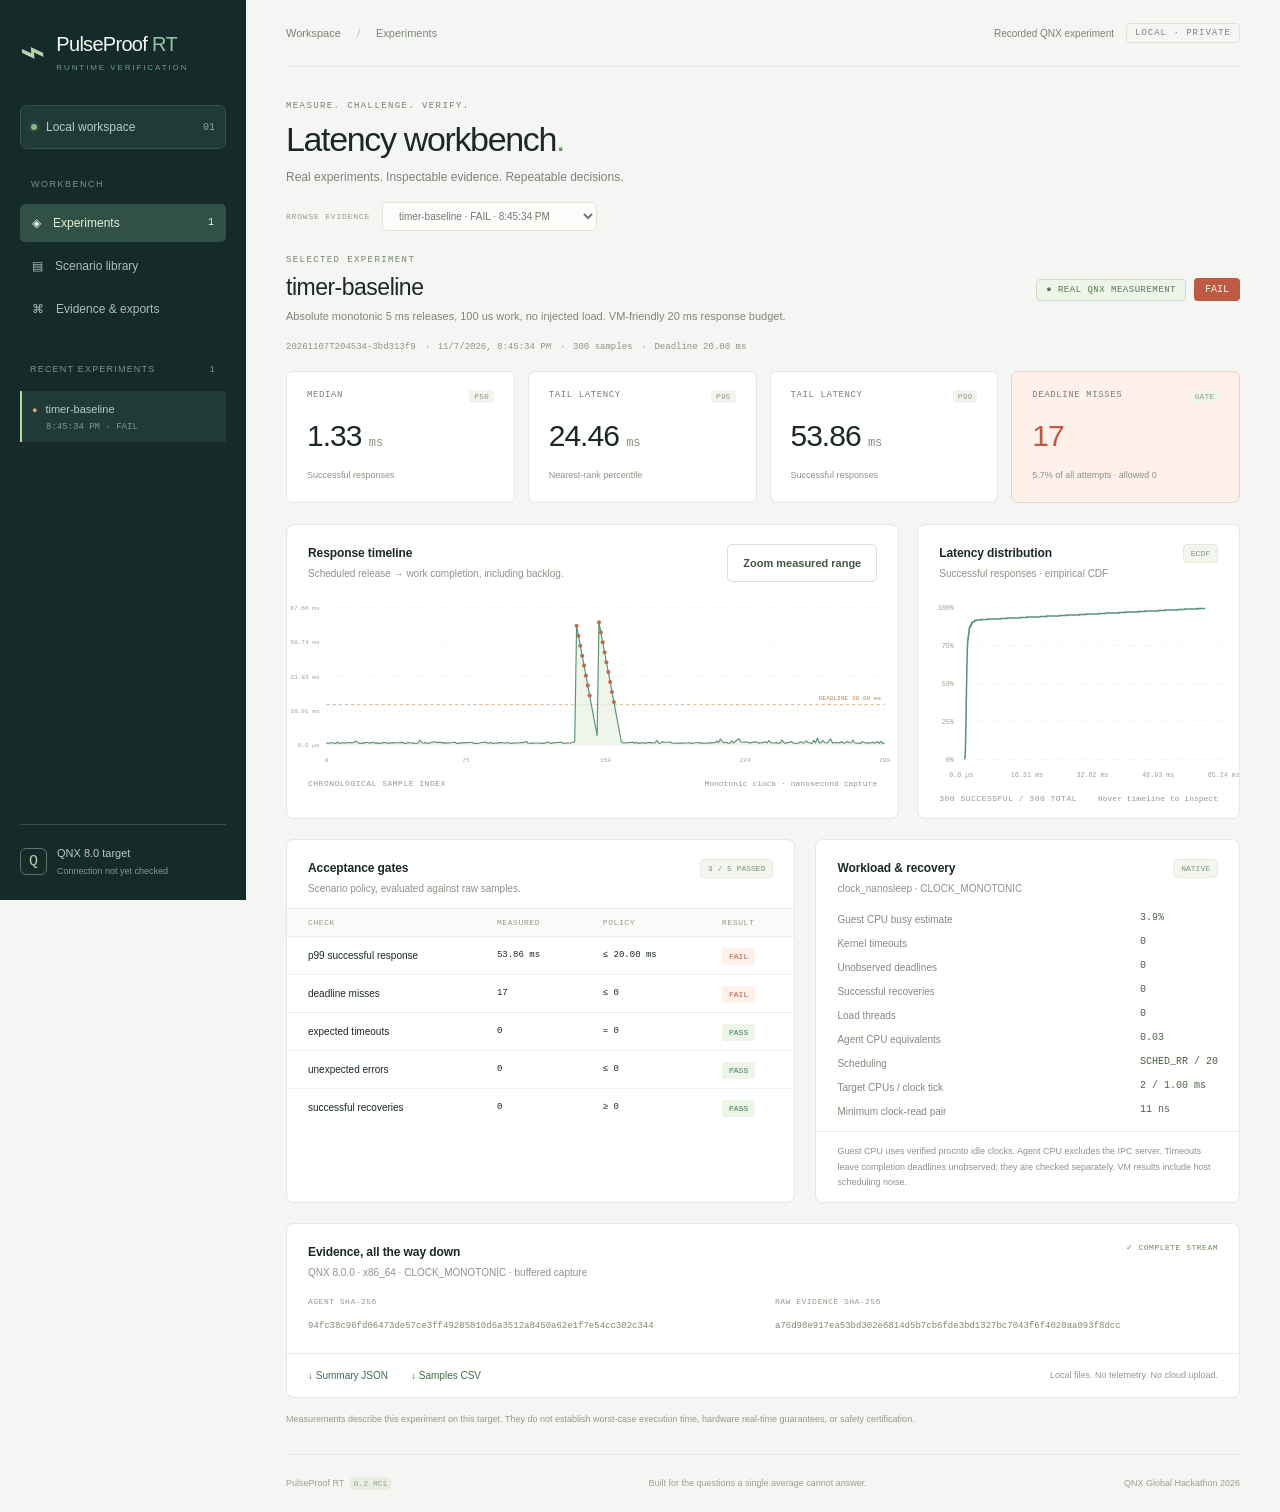
<file: examples/observed/timer-baseline-noise/report.html>
<!doctype html>
<html lang="en">
<head>
<meta charset="utf-8"><meta name="viewport" content="width=device-width, initial-scale=1">
<meta name="description" content="Inspect real QNX timing, native IPC and recovery experiments.">
<title>PulseProof RT · Latency workbench</title>
<style>:root{--bg:#f5f6f3;--paper:#fff;--ink:#1b2826;--muted:#74807b;--line:#e4e8e2;--green:#2a785d;--green-light:#eaf3ec;--red:#be5944;--red-light:#fff0e9;--nav:#142b29;--mono:Consolas,'Courier New',monospace}*{box-sizing:border-box}html{scroll-behavior:smooth}body{margin:0;background:var(--bg);color:var(--ink);font-family:Segoe UI,Arial,sans-serif;font-size:14px;line-height:1.5}button,select,a{font:inherit}button,a,select{outline-offset:4px}button,a{touch-action:manipulation}a{color:inherit;text-decoration:none}[hidden]{display:none!important}.sidebar{position:fixed;width:246px;inset:0 auto 0 0;background:var(--nav);color:#b8cbc4;padding:29px 20px 22px;display:flex;flex-direction:column;z-index:5}.brand{display:flex;gap:11px;align-items:center;color:#f5f8f4;font-size:20px;letter-spacing:-.7px}.brand b{font-weight:400;color:#98c0a9}.brand small{display:block;color:#78998e;font-size:8px;letter-spacing:1.9px;margin-top:3px}.mark{font-size:43px;line-height:1;color:#b8d4ac;transform:rotate(-5deg)}.workspace{display:flex;align-items:center;gap:9px;background:#203b36;border:1px solid #365048;border-radius:7px;padding:12px 10px;margin-top:31px;font-size:12px}.workspace-tag{margin-left:auto;color:#86a596;font:10px var(--mono)}.green-dot{display:inline-block;width:6px;height:6px;border-radius:50%;background:#88b887;box-shadow:0 0 0 3px #88b88715}.nav-caption{font-size:9px;letter-spacing:1.5px;color:#78968c;margin:29px 11px 12px}nav{display:grid;gap:5px}.nav-link{display:flex;gap:12px;align-items:center;padding:10px 12px;border-radius:5px;color:#a7c0b5;font-size:12px}.nav-link span:last-child:not(:first-of-type){margin-left:auto;font:10px var(--mono)}.nav-link.active{background:#315146;color:#e3f1db}.nav-link:hover{background:#29483f}.history-title{display:flex;justify-content:space-between;font-size:9px;letter-spacing:1.2px;margin:35px 10px 15px;color:#78968c}.history{overflow:auto;flex:1;min-height:80px}.history-item{display:block;width:100%;text-align:left;border:0;border-left:2px solid transparent;background:transparent;padding:10px;color:#b8cbc4;cursor:pointer;font-size:11px;margin-bottom:3px}.history-item.selected{background:#203b36;border-left-color:#b2d69b}.history-item:hover{background:#203b36}.history-item small{display:block;font:9px var(--mono);color:#7c9b8f;margin:4px 0 0 14px}.history-dot{font-size:9px;color:#a7d59b;margin-right:8px}.history-dot.fail{color:#e2a18a}.sidebar-foot{display:flex;align-items:center;gap:10px;padding:20px 0 0;border-top:1px solid #345047;font-size:11px;margin-top:15px}.sidebar-foot small{display:block;font-size:9px;color:#7e9b90;margin-top:3px}.sidebar-foot .green-dot{margin-left:auto}.target-symbol{border:1px solid #577467;color:#b7ceae;padding:4px 8px;border-radius:6px;font:15px var(--mono)}main{margin-left:246px;padding:0 40px;max-width:2000px}.topbar{height:67px;display:flex;align-items:center;justify-content:space-between;border-bottom:1px solid var(--line);font-size:11px;color:#78837a}.slash{padding:0 13px;color:#bac1b8}.local-badge{font:9px var(--mono);letter-spacing:1px;color:#78837a;border:1px solid #dce2d7;padding:4px 8px;border-radius:4px}.page-head{display:flex;justify-content:space-between;align-items:center;padding:34px 0 26px;gap:16px}.eyebrow{font:9px var(--mono);letter-spacing:1.4px;color:#758275}.page-head h1{font-size:34px;letter-spacing:-1.35px;font-weight:500;margin:7px 0 7px;line-height:1.25}.page-head h1 span{color:#68985d}.page-head p{margin:0;color:#7a837b;font-size:12px}.head-actions{display:flex;gap:8px}.button{display:inline-flex;justify-content:center;align-items:center;gap:7px;border:1px solid transparent;border-radius:5px;padding:10px 15px;font-size:11px;font-weight:600;cursor:pointer;white-space:nowrap;min-height:38px}.button:disabled{opacity:.6;cursor:wait}.primary{background:#254e3d;color:#f1f6ed;border-color:#254e3d}.primary:hover{background:#193e2e}.secondary{border-color:#d9e0d4;background:#fff;color:#485448}.secondary:hover{background:#edf2e9}.launch-panel{display:flex;align-items:center;gap:14px;padding:16px 20px;background:#edf0e7;border:1px solid #dce2d2;border-radius:8px;margin-bottom:29px}.launch-icon{font-size:23px;color:#62815b;border:1px solid #c8d4bd;border-radius:6px;width:36px;height:36px;text-align:center}.launch-label{margin-right:auto}.launch-label strong{display:block;font-weight:600;font-size:12px}.launch-label span{display:block;font-size:10px;color:#7b8475;margin-top:3px}select{min-width:185px;background:#fff;color:#394638;border:1px solid #d5ddce;border-radius:5px;padding:10px 29px 10px 12px;font-size:11px}.experiment-head{display:flex;align-items:center;justify-content:space-between;gap:18px}.experiment-head h2{font-size:23px;font-weight:500;letter-spacing:-.5px;margin:5px 0 4px}.experiment-head p{margin:0;color:#7f867b;font-size:11px;max-width:690px}.experiment-status{display:flex;gap:8px;align-items:center;flex-shrink:0}.badge{border:1px solid #cedbca;background:#edf4e8;color:#5a7950;border-radius:4px;padding:5px 9px;font:9px var(--mono);letter-spacing:.5px}.badge.synthetic{color:#9b642b;background:#fff0dc;border-color:#edd5ac}.verdict{background:#285941;color:#f2f9ec;font:10px var(--mono);border-radius:4px;padding:6px 11px}.verdict.fail{background:var(--red)}.run-meta{display:flex;flex-wrap:wrap;gap:22px;font:9px var(--mono);color:#8b9288;padding:17px 0 19px}.run-meta span+span{position:relative}.run-meta span+span:before{content:'·';position:absolute;left:-13px}.metrics{display:grid;grid-template-columns:repeat(4,1fr);gap:13px;margin-bottom:21px}.metric{background:#fff;border:1px solid var(--line);border-radius:7px;padding:18px 20px}.metric>span{display:flex;justify-content:space-between;font:9px var(--mono);letter-spacing:.6px;color:#738173}.metric b{font-size:8px;background:#f1f3ed;color:#929c89;font-weight:400;border-radius:3px;padding:2px 5px;letter-spacing:0}.metric strong{display:block;font-size:30px;font-weight:500;line-height:1.2;letter-spacing:-1px;margin:15px 0 9px;font-variant-numeric:tabular-nums}.metric strong em{font:12px var(--mono);font-style:normal;color:#87917f;letter-spacing:0}.metric small{font-size:9px;color:#8b9387}.deadline-card{background:#edf3e9;border-color:#d4dfcb}.deadline-card.has-misses{background:var(--red-light);border-color:#edd1c5}.deadline-card.has-misses strong{color:var(--red)}.charts{display:grid;grid-template-columns:minmax(0,1.9fr) minmax(0,1fr);gap:18px;margin-bottom:20px}.panel{background:#fff;border:1px solid var(--line);border-radius:8px;min-width:0}.panel-head{display:flex;align-items:flex-start;justify-content:space-between;gap:12px;padding:19px 21px 12px}.panel h3{font-size:12px;font-weight:600;margin:0 0 4px;letter-spacing:-.1px}.panel p{font-size:10px;color:#8b9387;margin:0}.chart-key{font-size:8px;color:#8b9387;white-space:nowrap}.chart-key i{display:inline-block;height:5px;width:5px;background:#569876;margin:0 4px 1px 8px;border-radius:50%}.chart-key i.red{background:#be6b50}.chart-wrap{position:relative}svg{display:block;width:100%;height:auto}.chart-foot{display:flex;justify-content:space-between;padding:8px 21px 15px;color:#929b8a;font:8px var(--mono);gap:10px}.chart-foot span:first-child{letter-spacing:.5px}.small-label{font:8px var(--mono);color:#829078;background:#f3f5ef;padding:4px 7px;border:1px solid #e7ebdf;border-radius:4px;white-space:nowrap}.bottom-grid{display:grid;grid-template-columns:1.2fr 1fr;gap:20px;margin-bottom:20px}table{width:100%;border-collapse:collapse;text-align:left;font-size:10px}th{font:8px var(--mono);letter-spacing:.6px;color:#939a8d;background:#fafbf8;font-weight:400;padding:9px 21px;border-block:1px solid #edf0e8}td{padding:11px 21px;border-bottom:1px solid #f0f2ec;white-space:nowrap}tr:last-child td{border-bottom:0}td:nth-child(2),td:nth-child(3){font-family:var(--mono);font-size:9px}.gate-pass,.gate-fail{font:8px var(--mono);padding:4px 7px;border-radius:3px;color:#3c7c4f;background:#edf5e9}.gate-fail{color:#ac6148;background:#fff0e9}dl{padding:0 21px;margin:4px 0 12px;display:grid;grid-template-columns:1fr auto;gap:9px;font-size:10px}dt{color:#818c7b}dd{margin:0;font:10px var(--mono);color:#506049}.measurement-note{border-top:1px solid #edf0e8;padding:12px 21px!important;font-size:9px!important;line-height:1.7}.comparison-panel{display:flex;flex-wrap:wrap;align-items:center;gap:13px;padding:18px 21px;margin-bottom:20px}.comparison-panel>div{margin-right:auto}.comparison-panel select{max-width:330px}.comparison-panel>p{width:100%;margin:0;font:10px var(--mono)}.evidence-panel .panel-head{padding-bottom:17px}.evidence-seal{color:#6b885a;font:8px var(--mono);letter-spacing:.5px}.hashes{display:grid;grid-template-columns:1fr 1fr;gap:24px;padding:0 21px 19px}.hashes span{display:block;font:8px var(--mono);letter-spacing:.5px;color:#929b89;margin-bottom:7px}.hashes code{font:9px var(--mono);overflow-wrap:anywhere;color:#7c8974}.export-row{border-top:1px solid #e9ede3;display:flex;gap:23px;align-items:center;padding:14px 21px;font-size:10px}.export-row a{color:#3d6d48}.export-row a:hover{text-decoration:underline}.export-row span{margin-left:auto;color:#92998d;font-size:9px}.limitation{font-size:9px;color:#92998b;line-height:1.6;margin:14px 0 27px}footer{display:flex;justify-content:space-between;gap:12px;padding:22px 0;border-top:1px solid var(--line);font-size:9px;color:#9aa18f}footer b{font:8px var(--mono);background:#e8ede1;border-radius:3px;padding:2px 4px;margin-left:3px}.tooltip{position:absolute;top:0;left:50px;background:#1e352f;color:#f3f9ed;border-radius:5px;padding:9px 12px;pointer-events:none;font:10px var(--mono);box-shadow:0 6px 20px #153b2922;white-space:pre;z-index:2}.empty{text-align:center;padding:70px 0 100px;color:#76866d}.empty h2{font-size:25px;letter-spacing:-.7px;font-weight:500;color:#344b37;margin:12px}.empty p{font-size:12px;line-height:1.8}.empty-wave{font-size:65px;color:#81a56d}#notice{padding:12px 16px;border:1px solid #e2d5b7;border-radius:6px;margin-bottom:20px;font-size:12px;background:#fff7e7;color:#7d693e}.sr-only{position:absolute;width:1px;height:1px;padding:0;overflow:hidden;clip:rect(0,0,0,0);white-space:nowrap;border:0}@media(min-width:1700px){main{padding-inline:55px}.page-head{padding-top:42px}.metrics{gap:20px}.metric{padding:22px 25px}.metric strong{font-size:35px}.panel-head{padding-top:23px}}@media(max-width:1150px){.sidebar{width:205px;padding-inline:14px}main{margin-left:205px;padding-inline:24px}.launch-label span{display:none}.charts{grid-template-columns:1fr}.distribution-panel svg{max-height:240px}.bottom-grid{grid-template-columns:1fr}.metrics{gap:9px}.metric{padding:14px}.metric strong{font-size:25px}.experiment-status{flex-direction:column}.page-head h1{font-size:29px}.hashes{grid-template-columns:1fr;gap:13px}}@media(max-width:760px){.sidebar{position:static;width:auto;padding:15px 18px;display:block}.sidebar .workspace,.sidebar nav,.sidebar .nav-caption,.history-title,.history,.sidebar-foot{display:none}main{margin-left:0;padding:0 17px}.brand{font-size:19px}.brand small{display:none}.mark{font-size:28px}.topbar{height:48px}.page-head{padding-top:24px;align-items:flex-start}.page-head h1{font-size:27px}.page-head p{font-size:10px}.head-actions{flex-direction:column}.launch-panel{flex-wrap:wrap;padding:14px;gap:10px}.launch-label{flex:1}.launch-icon{display:none}.launch-panel select{flex:1;min-width:140px}.metrics{grid-template-columns:1fr 1fr}.experiment-head{align-items:flex-start}.experiment-head h2{font-size:20px}.run-meta{gap:10px 20px}.experiment-head p{max-width:300px}.chart-key{display:none}.panel-head{padding-inline:15px}td,th{padding-inline:13px}.export-row{flex-wrap:wrap;gap:15px}.export-row span{width:100%;margin-left:0}footer span:nth-child(2){display:none}.comparison-panel select{width:100%;max-width:none}.hashes code{font-size:8px}}
.browse-runs{display:flex;align-items:center;gap:12px;margin:-10px 0 24px}.browse-runs label{font:8px var(--mono);letter-spacing:.8px;color:#939d8b}.browse-runs select{font-size:10px;padding-block:7px;max-width:360px}.browse-runs:has(select:empty){display:none}
.health{display:flex;align-items:center;gap:12px;font-size:10px}.health button{border:0;background:transparent;color:#467354;text-decoration:underline;cursor:pointer;font-size:10px}@media(max-width:760px){.topbar{height:auto;min-height:58px;gap:10px;flex-wrap:wrap;padding-block:10px}.health{gap:8px;font-size:8px}.health .local-badge{display:none}.panel-head .button{font-size:8px;padding:6px;min-height:28px}}
</style>
<script>window.__PULSEPROOF_REPORT__={"schema_version": 1, "scenario": {"schema_version": 1, "id": "timer-baseline", "description": "Absolute monotonic 5 ms releases, 100 us work, no injected load. VM-friendly 20 ms response budget.", "mode": "timer", "parameters": {"samples": 300, "period_us": 5000, "deadline_us": 20000, "work_us": 100, "load_threads": 0, "fault_every": 0, "fault_delay_us": 0, "timeout_us": 5000, "priority": 20}, "gates": {"p99_success_ns": 20000000, "max_deadline_misses": 0, "expected_timeouts": 0, "min_recoveries": 0}}, "metadata": {"type": "metadata", "schema_version": 1, "source": "qnx-native", "agent_version": "0.2.0-rc1", "os": "QNX", "release": "8.0.0", "arch": "x86_64", "machine": "x86pc", "clock": "CLOCK_MONOTONIC", "mode": "timer", "samples": 300, "period_us": 5000, "deadline_us": 20000, "work_us": 100, "load_threads": 0, "fault_every": 0, "fault_delay_us": 0, "timeout_us": 5000, "priority": 20, "scheduler": "SCHED_RR", "cpu_count": 2, "tick_ns": 1000000, "clock_resolution_ns": 1000000, "clock_read_min_ns": 11, "cycles_per_second": 3503997000, "started_epoch": 1794084331, "timeout_errno": 260, "service_build": 0}, "source": "qnx-native", "verdict": "FAIL", "latency": {"count": 300, "min_ns": 847042, "p50_ns": 1328744, "p95_ns": 24461727, "p99_ns": 53856802, "max_ns": 60410286}, "successful_latency": {"count": 300, "min_ns": 847042, "p50_ns": 1328744, "p95_ns": 24461727, "p99_ns": 53856802, "max_ns": 60410286}, "wake_lateness": {"count": 300, "min_ns": 737085, "p50_ns": 1219651, "p95_ns": 24361542, "p99_ns": 53756617, "max_ns": 60309176}, "deadline_misses": 17, "unobserved_deadlines": 0, "timeouts": 0, "unexpected_errors": 0, "recoveries": 0, "checks": [{"name": "p99 successful response", "actual": 53856802, "limit": 20000000, "pass": false}, {"name": "deadline misses", "actual": 17, "limit": 0, "pass": false}, {"name": "expected timeouts", "actual": 0, "limit": 0, "pass": true}, {"name": "unexpected errors", "actual": 0, "limit": 0, "pass": true}, {"name": "successful recoveries", "actual": 0, "limit": 0, "pass": true}], "completion": {"type": "complete", "samples": 300, "elapsed_ns": 1501322818, "process_cpu_ns": 41919686, "system_cpu_available": true, "idle_cpu_ns": 2885508822, "cpu_observation_ns": 1501331829}, "process_cpu_equivalents": 0.027921833663890932, "system_busy_fraction": 0.0390169693791258, "comparison_signature": "0bbddfbbbcad6d876844cec2cfcf3be3a956135ba7aaff82973d777f5177ff20", "samples": [{"type": "sample", "sequence": 0, "latency_ns": 1141032, "wake_lateness_ns": 1039924, "error": 0, "timeout": false, "injected": false, "recovery": false, "deadline_miss": false, "deadline_unobserved": false}, {"type": "sample", "sequence": 1, "latency_ns": 1154140, "wake_lateness_ns": 1053237, "error": 0, "timeout": false, "injected": false, "recovery": false, "deadline_miss": false, "deadline_unobserved": false}, {"type": "sample", "sequence": 2, "latency_ns": 1206343, "wake_lateness_ns": 1105223, "error": 0, "timeout": false, "injected": false, "recovery": false, "deadline_miss": false, "deadline_unobserved": false}, {"type": "sample", "sequence": 3, "latency_ns": 1346619, "wake_lateness_ns": 1245288, "error": 0, "timeout": false, "injected": false, "recovery": false, "deadline_miss": false, "deadline_unobserved": false}, {"type": "sample", "sequence": 4, "latency_ns": 1201712, "wake_lateness_ns": 1100625, "error": 0, "timeout": false, "injected": false, "recovery": false, "deadline_miss": false, "deadline_unobserved": false}, {"type": "sample", "sequence": 5, "latency_ns": 897904, "wake_lateness_ns": 796679, "error": 0, "timeout": false, "injected": false, "recovery": false, "deadline_miss": false, "deadline_unobserved": false}, {"type": "sample", "sequence": 6, "latency_ns": 1705947, "wake_lateness_ns": 1604581, "error": 0, "timeout": false, "injected": false, "recovery": false, "deadline_miss": false, "deadline_unobserved": false}, {"type": "sample", "sequence": 7, "latency_ns": 1022421, "wake_lateness_ns": 921152, "error": 0, "timeout": false, "injected": false, "recovery": false, "deadline_miss": false, "deadline_unobserved": false}, {"type": "sample", "sequence": 8, "latency_ns": 1112757, "wake_lateness_ns": 1011630, "error": 0, "timeout": false, "injected": false, "recovery": false, "deadline_miss": false, "deadline_unobserved": false}, {"type": "sample", "sequence": 9, "latency_ns": 1466798, "wake_lateness_ns": 1365854, "error": 0, "timeout": false, "injected": false, "recovery": false, "deadline_miss": false, "deadline_unobserved": false}, {"type": "sample", "sequence": 10, "latency_ns": 1070835, "wake_lateness_ns": 969647, "error": 0, "timeout": false, "injected": false, "recovery": false, "deadline_miss": false, "deadline_unobserved": false}, {"type": "sample", "sequence": 11, "latency_ns": 1327424, "wake_lateness_ns": 1225623, "error": 0, "timeout": false, "injected": false, "recovery": false, "deadline_miss": false, "deadline_unobserved": false}, {"type": "sample", "sequence": 12, "latency_ns": 1452170, "wake_lateness_ns": 1351273, "error": 0, "timeout": false, "injected": false, "recovery": false, "deadline_miss": false, "deadline_unobserved": false}, {"type": "sample", "sequence": 13, "latency_ns": 1234895, "wake_lateness_ns": 1133790, "error": 0, "timeout": false, "injected": false, "recovery": false, "deadline_miss": false, "deadline_unobserved": false}, {"type": "sample", "sequence": 14, "latency_ns": 1344383, "wake_lateness_ns": 1219651, "error": 0, "timeout": false, "injected": false, "recovery": false, "deadline_miss": false, "deadline_unobserved": false}, {"type": "sample", "sequence": 15, "latency_ns": 1646837, "wake_lateness_ns": 1545994, "error": 0, "timeout": false, "injected": false, "recovery": false, "deadline_miss": false, "deadline_unobserved": false}, {"type": "sample", "sequence": 16, "latency_ns": 2103650, "wake_lateness_ns": 2002428, "error": 0, "timeout": false, "injected": false, "recovery": false, "deadline_miss": false, "deadline_unobserved": false}, {"type": "sample", "sequence": 17, "latency_ns": 1332658, "wake_lateness_ns": 1231660, "error": 0, "timeout": false, "injected": false, "recovery": false, "deadline_miss": false, "deadline_unobserved": false}, {"type": "sample", "sequence": 18, "latency_ns": 1042132, "wake_lateness_ns": 941127, "error": 0, "timeout": false, "injected": false, "recovery": false, "deadline_miss": false, "deadline_unobserved": false}, {"type": "sample", "sequence": 19, "latency_ns": 1049197, "wake_lateness_ns": 948490, "error": 0, "timeout": false, "injected": false, "recovery": false, "deadline_miss": false, "deadline_unobserved": false}, {"type": "sample", "sequence": 20, "latency_ns": 1370242, "wake_lateness_ns": 1269126, "error": 0, "timeout": false, "injected": false, "recovery": false, "deadline_miss": false, "deadline_unobserved": false}, {"type": "sample", "sequence": 21, "latency_ns": 1295267, "wake_lateness_ns": 1194391, "error": 0, "timeout": false, "injected": false, "recovery": false, "deadline_miss": false, "deadline_unobserved": false}, {"type": "sample", "sequence": 22, "latency_ns": 1574166, "wake_lateness_ns": 1402368, "error": 0, "timeout": false, "injected": false, "recovery": false, "deadline_miss": false, "deadline_unobserved": false}, {"type": "sample", "sequence": 23, "latency_ns": 1041573, "wake_lateness_ns": 940483, "error": 0, "timeout": false, "injected": false, "recovery": false, "deadline_miss": false, "deadline_unobserved": false}, {"type": "sample", "sequence": 24, "latency_ns": 1397051, "wake_lateness_ns": 1295793, "error": 0, "timeout": false, "injected": false, "recovery": false, "deadline_miss": false, "deadline_unobserved": false}, {"type": "sample", "sequence": 25, "latency_ns": 1522261, "wake_lateness_ns": 1420814, "error": 0, "timeout": false, "injected": false, "recovery": false, "deadline_miss": false, "deadline_unobserved": false}, {"type": "sample", "sequence": 26, "latency_ns": 1058649, "wake_lateness_ns": 957784, "error": 0, "timeout": false, "injected": false, "recovery": false, "deadline_miss": false, "deadline_unobserved": false}, {"type": "sample", "sequence": 27, "latency_ns": 1254268, "wake_lateness_ns": 1152739, "error": 0, "timeout": false, "injected": false, "recovery": false, "deadline_miss": false, "deadline_unobserved": false}, {"type": "sample", "sequence": 28, "latency_ns": 910984, "wake_lateness_ns": 809707, "error": 0, "timeout": false, "injected": false, "recovery": false, "deadline_miss": false, "deadline_unobserved": false}, {"type": "sample", "sequence": 29, "latency_ns": 1158115, "wake_lateness_ns": 1057345, "error": 0, "timeout": false, "injected": false, "recovery": false, "deadline_miss": false, "deadline_unobserved": false}, {"type": "sample", "sequence": 30, "latency_ns": 1252887, "wake_lateness_ns": 1152087, "error": 0, "timeout": false, "injected": false, "recovery": false, "deadline_miss": false, "deadline_unobserved": false}, {"type": "sample", "sequence": 31, "latency_ns": 1390001, "wake_lateness_ns": 1289208, "error": 0, "timeout": false, "injected": false, "recovery": false, "deadline_miss": false, "deadline_unobserved": false}, {"type": "sample", "sequence": 32, "latency_ns": 1420689, "wake_lateness_ns": 1319758, "error": 0, "timeout": false, "injected": false, "recovery": false, "deadline_miss": false, "deadline_unobserved": false}, {"type": "sample", "sequence": 33, "latency_ns": 968453, "wake_lateness_ns": 867221, "error": 0, "timeout": false, "injected": false, "recovery": false, "deadline_miss": false, "deadline_unobserved": false}, {"type": "sample", "sequence": 34, "latency_ns": 1277809, "wake_lateness_ns": 1176503, "error": 0, "timeout": false, "injected": false, "recovery": false, "deadline_miss": false, "deadline_unobserved": false}, {"type": "sample", "sequence": 35, "latency_ns": 1276163, "wake_lateness_ns": 1175491, "error": 0, "timeout": false, "injected": false, "recovery": false, "deadline_miss": false, "deadline_unobserved": false}, {"type": "sample", "sequence": 36, "latency_ns": 1289142, "wake_lateness_ns": 1188541, "error": 0, "timeout": false, "injected": false, "recovery": false, "deadline_miss": false, "deadline_unobserved": false}, {"type": "sample", "sequence": 37, "latency_ns": 1330736, "wake_lateness_ns": 1229820, "error": 0, "timeout": false, "injected": false, "recovery": false, "deadline_miss": false, "deadline_unobserved": false}, {"type": "sample", "sequence": 38, "latency_ns": 1347559, "wake_lateness_ns": 1246424, "error": 0, "timeout": false, "injected": false, "recovery": false, "deadline_miss": false, "deadline_unobserved": false}, {"type": "sample", "sequence": 39, "latency_ns": 1334537, "wake_lateness_ns": 1233746, "error": 0, "timeout": false, "injected": false, "recovery": false, "deadline_miss": false, "deadline_unobserved": false}, {"type": "sample", "sequence": 40, "latency_ns": 1502545, "wake_lateness_ns": 1401396, "error": 0, "timeout": false, "injected": false, "recovery": false, "deadline_miss": false, "deadline_unobserved": false}, {"type": "sample", "sequence": 41, "latency_ns": 1404148, "wake_lateness_ns": 1303111, "error": 0, "timeout": false, "injected": false, "recovery": false, "deadline_miss": false, "deadline_unobserved": false}, {"type": "sample", "sequence": 42, "latency_ns": 994954, "wake_lateness_ns": 894048, "error": 0, "timeout": false, "injected": false, "recovery": false, "deadline_miss": false, "deadline_unobserved": false}, {"type": "sample", "sequence": 43, "latency_ns": 1040267, "wake_lateness_ns": 939557, "error": 0, "timeout": false, "injected": false, "recovery": false, "deadline_miss": false, "deadline_unobserved": false}, {"type": "sample", "sequence": 44, "latency_ns": 1491102, "wake_lateness_ns": 1390255, "error": 0, "timeout": false, "injected": false, "recovery": false, "deadline_miss": false, "deadline_unobserved": false}, {"type": "sample", "sequence": 45, "latency_ns": 1208116, "wake_lateness_ns": 1107435, "error": 0, "timeout": false, "injected": false, "recovery": false, "deadline_miss": false, "deadline_unobserved": false}, {"type": "sample", "sequence": 46, "latency_ns": 1165807, "wake_lateness_ns": 1064869, "error": 0, "timeout": false, "injected": false, "recovery": false, "deadline_miss": false, "deadline_unobserved": false}, {"type": "sample", "sequence": 47, "latency_ns": 1237880, "wake_lateness_ns": 1137026, "error": 0, "timeout": false, "injected": false, "recovery": false, "deadline_miss": false, "deadline_unobserved": false}, {"type": "sample", "sequence": 48, "latency_ns": 957224, "wake_lateness_ns": 856255, "error": 0, "timeout": false, "injected": false, "recovery": false, "deadline_miss": false, "deadline_unobserved": false}, {"type": "sample", "sequence": 49, "latency_ns": 1098967, "wake_lateness_ns": 997575, "error": 0, "timeout": false, "injected": false, "recovery": false, "deadline_miss": false, "deadline_unobserved": false}, {"type": "sample", "sequence": 50, "latency_ns": 2574156, "wake_lateness_ns": 2473278, "error": 0, "timeout": false, "injected": false, "recovery": false, "deadline_miss": false, "deadline_unobserved": false}, {"type": "sample", "sequence": 51, "latency_ns": 1337692, "wake_lateness_ns": 1236897, "error": 0, "timeout": false, "injected": false, "recovery": false, "deadline_miss": false, "deadline_unobserved": false}, {"type": "sample", "sequence": 52, "latency_ns": 1214527, "wake_lateness_ns": 1113722, "error": 0, "timeout": false, "injected": false, "recovery": false, "deadline_miss": false, "deadline_unobserved": false}, {"type": "sample", "sequence": 53, "latency_ns": 1383312, "wake_lateness_ns": 1282374, "error": 0, "timeout": false, "injected": false, "recovery": false, "deadline_miss": false, "deadline_unobserved": false}, {"type": "sample", "sequence": 54, "latency_ns": 1125174, "wake_lateness_ns": 1024236, "error": 0, "timeout": false, "injected": false, "recovery": false, "deadline_miss": false, "deadline_unobserved": false}, {"type": "sample", "sequence": 55, "latency_ns": 1005163, "wake_lateness_ns": 903996, "error": 0, "timeout": false, "injected": false, "recovery": false, "deadline_miss": false, "deadline_unobserved": false}, {"type": "sample", "sequence": 56, "latency_ns": 1497003, "wake_lateness_ns": 1395657, "error": 0, "timeout": false, "injected": false, "recovery": false, "deadline_miss": false, "deadline_unobserved": false}, {"type": "sample", "sequence": 57, "latency_ns": 1629712, "wake_lateness_ns": 1489037, "error": 0, "timeout": false, "injected": false, "recovery": false, "deadline_miss": false, "deadline_unobserved": false}, {"type": "sample", "sequence": 58, "latency_ns": 1842069, "wake_lateness_ns": 1740449, "error": 0, "timeout": false, "injected": false, "recovery": false, "deadline_miss": false, "deadline_unobserved": false}, {"type": "sample", "sequence": 59, "latency_ns": 1396848, "wake_lateness_ns": 1295968, "error": 0, "timeout": false, "injected": false, "recovery": false, "deadline_miss": false, "deadline_unobserved": false}, {"type": "sample", "sequence": 60, "latency_ns": 1571666, "wake_lateness_ns": 1470731, "error": 0, "timeout": false, "injected": false, "recovery": false, "deadline_miss": false, "deadline_unobserved": false}, {"type": "sample", "sequence": 61, "latency_ns": 1514766, "wake_lateness_ns": 1413932, "error": 0, "timeout": false, "injected": false, "recovery": false, "deadline_miss": false, "deadline_unobserved": false}, {"type": "sample", "sequence": 62, "latency_ns": 1291279, "wake_lateness_ns": 1190162, "error": 0, "timeout": false, "injected": false, "recovery": false, "deadline_miss": false, "deadline_unobserved": false}, {"type": "sample", "sequence": 63, "latency_ns": 1408566, "wake_lateness_ns": 1307810, "error": 0, "timeout": false, "injected": false, "recovery": false, "deadline_miss": false, "deadline_unobserved": false}, {"type": "sample", "sequence": 64, "latency_ns": 1094608, "wake_lateness_ns": 993516, "error": 0, "timeout": false, "injected": false, "recovery": false, "deadline_miss": false, "deadline_unobserved": false}, {"type": "sample", "sequence": 65, "latency_ns": 1288463, "wake_lateness_ns": 1187542, "error": 0, "timeout": false, "injected": false, "recovery": false, "deadline_miss": false, "deadline_unobserved": false}, {"type": "sample", "sequence": 66, "latency_ns": 1205168, "wake_lateness_ns": 1104595, "error": 0, "timeout": false, "injected": false, "recovery": false, "deadline_miss": false, "deadline_unobserved": false}, {"type": "sample", "sequence": 67, "latency_ns": 1332094, "wake_lateness_ns": 1230992, "error": 0, "timeout": false, "injected": false, "recovery": false, "deadline_miss": false, "deadline_unobserved": false}, {"type": "sample", "sequence": 68, "latency_ns": 1566056, "wake_lateness_ns": 1464981, "error": 0, "timeout": false, "injected": false, "recovery": false, "deadline_miss": false, "deadline_unobserved": false}, {"type": "sample", "sequence": 69, "latency_ns": 1503623, "wake_lateness_ns": 1402768, "error": 0, "timeout": false, "injected": false, "recovery": false, "deadline_miss": false, "deadline_unobserved": false}, {"type": "sample", "sequence": 70, "latency_ns": 985638, "wake_lateness_ns": 884252, "error": 0, "timeout": false, "injected": false, "recovery": false, "deadline_miss": false, "deadline_unobserved": false}, {"type": "sample", "sequence": 71, "latency_ns": 1049699, "wake_lateness_ns": 948421, "error": 0, "timeout": false, "injected": false, "recovery": false, "deadline_miss": false, "deadline_unobserved": false}, {"type": "sample", "sequence": 72, "latency_ns": 1245071, "wake_lateness_ns": 1144279, "error": 0, "timeout": false, "injected": false, "recovery": false, "deadline_miss": false, "deadline_unobserved": false}, {"type": "sample", "sequence": 73, "latency_ns": 1251249, "wake_lateness_ns": 1150497, "error": 0, "timeout": false, "injected": false, "recovery": false, "deadline_miss": false, "deadline_unobserved": false}, {"type": "sample", "sequence": 74, "latency_ns": 1236854, "wake_lateness_ns": 1135596, "error": 0, "timeout": false, "injected": false, "recovery": false, "deadline_miss": false, "deadline_unobserved": false}, {"type": "sample", "sequence": 75, "latency_ns": 1421755, "wake_lateness_ns": 1320964, "error": 0, "timeout": false, "injected": false, "recovery": false, "deadline_miss": false, "deadline_unobserved": false}, {"type": "sample", "sequence": 76, "latency_ns": 1374709, "wake_lateness_ns": 1273123, "error": 0, "timeout": false, "injected": false, "recovery": false, "deadline_miss": false, "deadline_unobserved": false}, {"type": "sample", "sequence": 77, "latency_ns": 1467852, "wake_lateness_ns": 1367097, "error": 0, "timeout": false, "injected": false, "recovery": false, "deadline_miss": false, "deadline_unobserved": false}, {"type": "sample", "sequence": 78, "latency_ns": 1588709, "wake_lateness_ns": 1487798, "error": 0, "timeout": false, "injected": false, "recovery": false, "deadline_miss": false, "deadline_unobserved": false}, {"type": "sample", "sequence": 79, "latency_ns": 976994, "wake_lateness_ns": 876278, "error": 0, "timeout": false, "injected": false, "recovery": false, "deadline_miss": false, "deadline_unobserved": false}, {"type": "sample", "sequence": 80, "latency_ns": 1072705, "wake_lateness_ns": 971743, "error": 0, "timeout": false, "injected": false, "recovery": false, "deadline_miss": false, "deadline_unobserved": false}, {"type": "sample", "sequence": 81, "latency_ns": 1026639, "wake_lateness_ns": 925938, "error": 0, "timeout": false, "injected": false, "recovery": false, "deadline_miss": false, "deadline_unobserved": false}, {"type": "sample", "sequence": 82, "latency_ns": 1165438, "wake_lateness_ns": 1064604, "error": 0, "timeout": false, "injected": false, "recovery": false, "deadline_miss": false, "deadline_unobserved": false}, {"type": "sample", "sequence": 83, "latency_ns": 1458097, "wake_lateness_ns": 1356862, "error": 0, "timeout": false, "injected": false, "recovery": false, "deadline_miss": false, "deadline_unobserved": false}, {"type": "sample", "sequence": 84, "latency_ns": 1447480, "wake_lateness_ns": 1346473, "error": 0, "timeout": false, "injected": false, "recovery": false, "deadline_miss": false, "deadline_unobserved": false}, {"type": "sample", "sequence": 85, "latency_ns": 1712138, "wake_lateness_ns": 1610640, "error": 0, "timeout": false, "injected": false, "recovery": false, "deadline_miss": false, "deadline_unobserved": false}, {"type": "sample", "sequence": 86, "latency_ns": 1260519, "wake_lateness_ns": 1159456, "error": 0, "timeout": false, "injected": false, "recovery": false, "deadline_miss": false, "deadline_unobserved": false}, {"type": "sample", "sequence": 87, "latency_ns": 1100256, "wake_lateness_ns": 998923, "error": 0, "timeout": false, "injected": false, "recovery": false, "deadline_miss": false, "deadline_unobserved": false}, {"type": "sample", "sequence": 88, "latency_ns": 1500282, "wake_lateness_ns": 1398693, "error": 0, "timeout": false, "injected": false, "recovery": false, "deadline_miss": false, "deadline_unobserved": false}, {"type": "sample", "sequence": 89, "latency_ns": 939245, "wake_lateness_ns": 838434, "error": 0, "timeout": false, "injected": false, "recovery": false, "deadline_miss": false, "deadline_unobserved": false}, {"type": "sample", "sequence": 90, "latency_ns": 1112555, "wake_lateness_ns": 1011498, "error": 0, "timeout": false, "injected": false, "recovery": false, "deadline_miss": false, "deadline_unobserved": false}, {"type": "sample", "sequence": 91, "latency_ns": 1065004, "wake_lateness_ns": 964094, "error": 0, "timeout": false, "injected": false, "recovery": false, "deadline_miss": false, "deadline_unobserved": false}, {"type": "sample", "sequence": 92, "latency_ns": 1269345, "wake_lateness_ns": 1168459, "error": 0, "timeout": false, "injected": false, "recovery": false, "deadline_miss": false, "deadline_unobserved": false}, {"type": "sample", "sequence": 93, "latency_ns": 1391583, "wake_lateness_ns": 1290876, "error": 0, "timeout": false, "injected": false, "recovery": false, "deadline_miss": false, "deadline_unobserved": false}, {"type": "sample", "sequence": 94, "latency_ns": 1459340, "wake_lateness_ns": 1358061, "error": 0, "timeout": false, "injected": false, "recovery": false, "deadline_miss": false, "deadline_unobserved": false}, {"type": "sample", "sequence": 95, "latency_ns": 1200516, "wake_lateness_ns": 1099461, "error": 0, "timeout": false, "injected": false, "recovery": false, "deadline_miss": false, "deadline_unobserved": false}, {"type": "sample", "sequence": 96, "latency_ns": 1175473, "wake_lateness_ns": 1074197, "error": 0, "timeout": false, "injected": false, "recovery": false, "deadline_miss": false, "deadline_unobserved": false}, {"type": "sample", "sequence": 97, "latency_ns": 1475147, "wake_lateness_ns": 1374068, "error": 0, "timeout": false, "injected": false, "recovery": false, "deadline_miss": false, "deadline_unobserved": false}, {"type": "sample", "sequence": 98, "latency_ns": 1146804, "wake_lateness_ns": 1045842, "error": 0, "timeout": false, "injected": false, "recovery": false, "deadline_miss": false, "deadline_unobserved": false}, {"type": "sample", "sequence": 99, "latency_ns": 1019913, "wake_lateness_ns": 919160, "error": 0, "timeout": false, "injected": false, "recovery": false, "deadline_miss": false, "deadline_unobserved": false}, {"type": "sample", "sequence": 100, "latency_ns": 1108259, "wake_lateness_ns": 1007146, "error": 0, "timeout": false, "injected": false, "recovery": false, "deadline_miss": false, "deadline_unobserved": false}, {"type": "sample", "sequence": 101, "latency_ns": 1304702, "wake_lateness_ns": 1204007, "error": 0, "timeout": false, "injected": false, "recovery": false, "deadline_miss": false, "deadline_unobserved": false}, {"type": "sample", "sequence": 102, "latency_ns": 1236526, "wake_lateness_ns": 1135556, "error": 0, "timeout": false, "injected": false, "recovery": false, "deadline_miss": false, "deadline_unobserved": false}, {"type": "sample", "sequence": 103, "latency_ns": 1217527, "wake_lateness_ns": 1116574, "error": 0, "timeout": false, "injected": false, "recovery": false, "deadline_miss": false, "deadline_unobserved": false}, {"type": "sample", "sequence": 104, "latency_ns": 1461892, "wake_lateness_ns": 1360390, "error": 0, "timeout": false, "injected": false, "recovery": false, "deadline_miss": false, "deadline_unobserved": false}, {"type": "sample", "sequence": 105, "latency_ns": 1416821, "wake_lateness_ns": 1315746, "error": 0, "timeout": false, "injected": false, "recovery": false, "deadline_miss": false, "deadline_unobserved": false}, {"type": "sample", "sequence": 106, "latency_ns": 1506986, "wake_lateness_ns": 1405984, "error": 0, "timeout": false, "injected": false, "recovery": false, "deadline_miss": false, "deadline_unobserved": false}, {"type": "sample", "sequence": 107, "latency_ns": 2033067, "wake_lateness_ns": 1932224, "error": 0, "timeout": false, "injected": false, "recovery": false, "deadline_miss": false, "deadline_unobserved": false}, {"type": "sample", "sequence": 108, "latency_ns": 1090669, "wake_lateness_ns": 989583, "error": 0, "timeout": false, "injected": false, "recovery": false, "deadline_miss": false, "deadline_unobserved": false}, {"type": "sample", "sequence": 109, "latency_ns": 1109142, "wake_lateness_ns": 1007714, "error": 0, "timeout": false, "injected": false, "recovery": false, "deadline_miss": false, "deadline_unobserved": false}, {"type": "sample", "sequence": 110, "latency_ns": 1222623, "wake_lateness_ns": 1121631, "error": 0, "timeout": false, "injected": false, "recovery": false, "deadline_miss": false, "deadline_unobserved": false}, {"type": "sample", "sequence": 111, "latency_ns": 1174342, "wake_lateness_ns": 1073371, "error": 0, "timeout": false, "injected": false, "recovery": false, "deadline_miss": false, "deadline_unobserved": false}, {"type": "sample", "sequence": 112, "latency_ns": 1203875, "wake_lateness_ns": 1102755, "error": 0, "timeout": false, "injected": false, "recovery": false, "deadline_miss": false, "deadline_unobserved": false}, {"type": "sample", "sequence": 113, "latency_ns": 1224215, "wake_lateness_ns": 1123304, "error": 0, "timeout": false, "injected": false, "recovery": false, "deadline_miss": false, "deadline_unobserved": false}, {"type": "sample", "sequence": 114, "latency_ns": 1212964, "wake_lateness_ns": 1111787, "error": 0, "timeout": false, "injected": false, "recovery": false, "deadline_miss": false, "deadline_unobserved": false}, {"type": "sample", "sequence": 115, "latency_ns": 1028917, "wake_lateness_ns": 927991, "error": 0, "timeout": false, "injected": false, "recovery": false, "deadline_miss": false, "deadline_unobserved": false}, {"type": "sample", "sequence": 116, "latency_ns": 1107757, "wake_lateness_ns": 1006785, "error": 0, "timeout": false, "injected": false, "recovery": false, "deadline_miss": false, "deadline_unobserved": false}, {"type": "sample", "sequence": 117, "latency_ns": 1154629, "wake_lateness_ns": 1053756, "error": 0, "timeout": false, "injected": false, "recovery": false, "deadline_miss": false, "deadline_unobserved": false}, {"type": "sample", "sequence": 118, "latency_ns": 1470038, "wake_lateness_ns": 1368924, "error": 0, "timeout": false, "injected": false, "recovery": false, "deadline_miss": false, "deadline_unobserved": false}, {"type": "sample", "sequence": 119, "latency_ns": 1610307, "wake_lateness_ns": 1509298, "error": 0, "timeout": false, "injected": false, "recovery": false, "deadline_miss": false, "deadline_unobserved": false}, {"type": "sample", "sequence": 120, "latency_ns": 1015694, "wake_lateness_ns": 914616, "error": 0, "timeout": false, "injected": false, "recovery": false, "deadline_miss": false, "deadline_unobserved": false}, {"type": "sample", "sequence": 121, "latency_ns": 1039058, "wake_lateness_ns": 937783, "error": 0, "timeout": false, "injected": false, "recovery": false, "deadline_miss": false, "deadline_unobserved": false}, {"type": "sample", "sequence": 122, "latency_ns": 1449682, "wake_lateness_ns": 1348354, "error": 0, "timeout": false, "injected": false, "recovery": false, "deadline_miss": false, "deadline_unobserved": false}, {"type": "sample", "sequence": 123, "latency_ns": 1374051, "wake_lateness_ns": 1273376, "error": 0, "timeout": false, "injected": false, "recovery": false, "deadline_miss": false, "deadline_unobserved": false}, {"type": "sample", "sequence": 124, "latency_ns": 1456389, "wake_lateness_ns": 1355151, "error": 0, "timeout": false, "injected": false, "recovery": false, "deadline_miss": false, "deadline_unobserved": false}, {"type": "sample", "sequence": 125, "latency_ns": 1502198, "wake_lateness_ns": 1400581, "error": 0, "timeout": false, "injected": false, "recovery": false, "deadline_miss": false, "deadline_unobserved": false}, {"type": "sample", "sequence": 126, "latency_ns": 1472743, "wake_lateness_ns": 1371617, "error": 0, "timeout": false, "injected": false, "recovery": false, "deadline_miss": false, "deadline_unobserved": false}, {"type": "sample", "sequence": 127, "latency_ns": 1026998, "wake_lateness_ns": 925747, "error": 0, "timeout": false, "injected": false, "recovery": false, "deadline_miss": false, "deadline_unobserved": false}, {"type": "sample", "sequence": 128, "latency_ns": 1097710, "wake_lateness_ns": 996337, "error": 0, "timeout": false, "injected": false, "recovery": false, "deadline_miss": false, "deadline_unobserved": false}, {"type": "sample", "sequence": 129, "latency_ns": 1236184, "wake_lateness_ns": 1135240, "error": 0, "timeout": false, "injected": false, "recovery": false, "deadline_miss": false, "deadline_unobserved": false}, {"type": "sample", "sequence": 130, "latency_ns": 1183849, "wake_lateness_ns": 1083133, "error": 0, "timeout": false, "injected": false, "recovery": false, "deadline_miss": false, "deadline_unobserved": false}, {"type": "sample", "sequence": 131, "latency_ns": 1294287, "wake_lateness_ns": 1192895, "error": 0, "timeout": false, "injected": false, "recovery": false, "deadline_miss": false, "deadline_unobserved": false}, {"type": "sample", "sequence": 132, "latency_ns": 1427404, "wake_lateness_ns": 1325576, "error": 0, "timeout": false, "injected": false, "recovery": false, "deadline_miss": false, "deadline_unobserved": false}, {"type": "sample", "sequence": 133, "latency_ns": 1879889, "wake_lateness_ns": 1778867, "error": 0, "timeout": false, "injected": false, "recovery": false, "deadline_miss": false, "deadline_unobserved": false}, {"type": "sample", "sequence": 134, "latency_ns": 58753037, "wake_lateness_ns": 58652309, "error": 0, "timeout": false, "injected": false, "recovery": false, "deadline_miss": true, "deadline_unobserved": false}, {"type": "sample", "sequence": 135, "latency_ns": 53856802, "wake_lateness_ns": 53756617, "error": 0, "timeout": false, "injected": false, "recovery": false, "deadline_miss": true, "deadline_unobserved": false}, {"type": "sample", "sequence": 136, "latency_ns": 48957945, "wake_lateness_ns": 48857706, "error": 0, "timeout": false, "injected": false, "recovery": false, "deadline_miss": true, "deadline_unobserved": false}, {"type": "sample", "sequence": 137, "latency_ns": 44058938, "wake_lateness_ns": 43958835, "error": 0, "timeout": false, "injected": false, "recovery": false, "deadline_miss": true, "deadline_unobserved": false}, {"type": "sample", "sequence": 138, "latency_ns": 39159580, "wake_lateness_ns": 39059508, "error": 0, "timeout": false, "injected": false, "recovery": false, "deadline_miss": true, "deadline_unobserved": false}, {"type": "sample", "sequence": 139, "latency_ns": 34260054, "wake_lateness_ns": 34159890, "error": 0, "timeout": false, "injected": false, "recovery": false, "deadline_miss": true, "deadline_unobserved": false}, {"type": "sample", "sequence": 140, "latency_ns": 29360738, "wake_lateness_ns": 29260563, "error": 0, "timeout": false, "injected": false, "recovery": false, "deadline_miss": true, "deadline_unobserved": false}, {"type": "sample", "sequence": 141, "latency_ns": 24461727, "wake_lateness_ns": 24361542, "error": 0, "timeout": false, "injected": false, "recovery": false, "deadline_miss": true, "deadline_unobserved": false}, {"type": "sample", "sequence": 142, "latency_ns": 19562905, "wake_lateness_ns": 19462588, "error": 0, "timeout": false, "injected": false, "recovery": false, "deadline_miss": false, "deadline_unobserved": false}, {"type": "sample", "sequence": 143, "latency_ns": 14663834, "wake_lateness_ns": 14563646, "error": 0, "timeout": false, "injected": false, "recovery": false, "deadline_miss": false, "deadline_unobserved": false}, {"type": "sample", "sequence": 144, "latency_ns": 9764541, "wake_lateness_ns": 9664451, "error": 0, "timeout": false, "injected": false, "recovery": false, "deadline_miss": false, "deadline_unobserved": false}, {"type": "sample", "sequence": 145, "latency_ns": 4865204, "wake_lateness_ns": 4765042, "error": 0, "timeout": false, "injected": false, "recovery": false, "deadline_miss": false, "deadline_unobserved": false}, {"type": "sample", "sequence": 146, "latency_ns": 60410286, "wake_lateness_ns": 60309176, "error": 0, "timeout": false, "injected": false, "recovery": false, "deadline_miss": true, "deadline_unobserved": false}, {"type": "sample", "sequence": 147, "latency_ns": 55513148, "wake_lateness_ns": 55412970, "error": 0, "timeout": false, "injected": false, "recovery": false, "deadline_miss": true, "deadline_unobserved": false}, {"type": "sample", "sequence": 148, "latency_ns": 50613986, "wake_lateness_ns": 50513696, "error": 0, "timeout": false, "injected": false, "recovery": false, "deadline_miss": true, "deadline_unobserved": false}, {"type": "sample", "sequence": 149, "latency_ns": 45714830, "wake_lateness_ns": 45614693, "error": 0, "timeout": false, "injected": false, "recovery": false, "deadline_miss": true, "deadline_unobserved": false}, {"type": "sample", "sequence": 150, "latency_ns": 40815624, "wake_lateness_ns": 40715481, "error": 0, "timeout": false, "injected": false, "recovery": false, "deadline_miss": true, "deadline_unobserved": false}, {"type": "sample", "sequence": 151, "latency_ns": 35985031, "wake_lateness_ns": 35816498, "error": 0, "timeout": false, "injected": false, "recovery": false, "deadline_miss": true, "deadline_unobserved": false}, {"type": "sample", "sequence": 152, "latency_ns": 31088191, "wake_lateness_ns": 30988008, "error": 0, "timeout": false, "injected": false, "recovery": false, "deadline_miss": true, "deadline_unobserved": false}, {"type": "sample", "sequence": 153, "latency_ns": 26190137, "wake_lateness_ns": 26089424, "error": 0, "timeout": false, "injected": false, "recovery": false, "deadline_miss": true, "deadline_unobserved": false}, {"type": "sample", "sequence": 154, "latency_ns": 21290813, "wake_lateness_ns": 21190686, "error": 0, "timeout": false, "injected": false, "recovery": false, "deadline_miss": true, "deadline_unobserved": false}, {"type": "sample", "sequence": 155, "latency_ns": 16391651, "wake_lateness_ns": 16291354, "error": 0, "timeout": false, "injected": false, "recovery": false, "deadline_miss": false, "deadline_unobserved": false}, {"type": "sample", "sequence": 156, "latency_ns": 11492469, "wake_lateness_ns": 11392227, "error": 0, "timeout": false, "injected": false, "recovery": false, "deadline_miss": false, "deadline_unobserved": false}, {"type": "sample", "sequence": 157, "latency_ns": 6593650, "wake_lateness_ns": 6493245, "error": 0, "timeout": false, "injected": false, "recovery": false, "deadline_miss": false, "deadline_unobserved": false}, {"type": "sample", "sequence": 158, "latency_ns": 1694801, "wake_lateness_ns": 1594477, "error": 0, "timeout": false, "injected": false, "recovery": false, "deadline_miss": false, "deadline_unobserved": false}, {"type": "sample", "sequence": 159, "latency_ns": 1179864, "wake_lateness_ns": 1078988, "error": 0, "timeout": false, "injected": false, "recovery": false, "deadline_miss": false, "deadline_unobserved": false}, {"type": "sample", "sequence": 160, "latency_ns": 1195645, "wake_lateness_ns": 1094099, "error": 0, "timeout": false, "injected": false, "recovery": false, "deadline_miss": false, "deadline_unobserved": false}, {"type": "sample", "sequence": 161, "latency_ns": 1248749, "wake_lateness_ns": 1147600, "error": 0, "timeout": false, "injected": false, "recovery": false, "deadline_miss": false, "deadline_unobserved": false}, {"type": "sample", "sequence": 162, "latency_ns": 1580281, "wake_lateness_ns": 1478962, "error": 0, "timeout": false, "injected": false, "recovery": false, "deadline_miss": false, "deadline_unobserved": false}, {"type": "sample", "sequence": 163, "latency_ns": 1289468, "wake_lateness_ns": 1188672, "error": 0, "timeout": false, "injected": false, "recovery": false, "deadline_miss": false, "deadline_unobserved": false}, {"type": "sample", "sequence": 164, "latency_ns": 1630736, "wake_lateness_ns": 1528687, "error": 0, "timeout": false, "injected": false, "recovery": false, "deadline_miss": false, "deadline_unobserved": false}, {"type": "sample", "sequence": 165, "latency_ns": 1113594, "wake_lateness_ns": 1012236, "error": 0, "timeout": false, "injected": false, "recovery": false, "deadline_miss": false, "deadline_unobserved": false}, {"type": "sample", "sequence": 166, "latency_ns": 1512227, "wake_lateness_ns": 1410767, "error": 0, "timeout": false, "injected": false, "recovery": false, "deadline_miss": false, "deadline_unobserved": false}, {"type": "sample", "sequence": 167, "latency_ns": 1031707, "wake_lateness_ns": 930731, "error": 0, "timeout": false, "injected": false, "recovery": false, "deadline_miss": false, "deadline_unobserved": false}, {"type": "sample", "sequence": 168, "latency_ns": 1284530, "wake_lateness_ns": 1182836, "error": 0, "timeout": false, "injected": false, "recovery": false, "deadline_miss": false, "deadline_unobserved": false}, {"type": "sample", "sequence": 169, "latency_ns": 1226935, "wake_lateness_ns": 1125739, "error": 0, "timeout": false, "injected": false, "recovery": false, "deadline_miss": false, "deadline_unobserved": false}, {"type": "sample", "sequence": 170, "latency_ns": 1284853, "wake_lateness_ns": 1183698, "error": 0, "timeout": false, "injected": false, "recovery": false, "deadline_miss": false, "deadline_unobserved": false}, {"type": "sample", "sequence": 171, "latency_ns": 921206, "wake_lateness_ns": 820222, "error": 0, "timeout": false, "injected": false, "recovery": false, "deadline_miss": false, "deadline_unobserved": false}, {"type": "sample", "sequence": 172, "latency_ns": 1418848, "wake_lateness_ns": 1317920, "error": 0, "timeout": false, "injected": false, "recovery": false, "deadline_miss": false, "deadline_unobserved": false}, {"type": "sample", "sequence": 173, "latency_ns": 1358142, "wake_lateness_ns": 1255866, "error": 0, "timeout": false, "injected": false, "recovery": false, "deadline_miss": false, "deadline_unobserved": false}, {"type": "sample", "sequence": 174, "latency_ns": 1379883, "wake_lateness_ns": 1278923, "error": 0, "timeout": false, "injected": false, "recovery": false, "deadline_miss": false, "deadline_unobserved": false}, {"type": "sample", "sequence": 175, "latency_ns": 1205335, "wake_lateness_ns": 1103962, "error": 0, "timeout": false, "injected": false, "recovery": false, "deadline_miss": false, "deadline_unobserved": false}, {"type": "sample", "sequence": 176, "latency_ns": 1206463, "wake_lateness_ns": 1089240, "error": 0, "timeout": false, "injected": false, "recovery": false, "deadline_miss": false, "deadline_unobserved": false}, {"type": "sample", "sequence": 177, "latency_ns": 2475820, "wake_lateness_ns": 2374395, "error": 0, "timeout": false, "injected": false, "recovery": false, "deadline_miss": false, "deadline_unobserved": false}, {"type": "sample", "sequence": 178, "latency_ns": 1158653, "wake_lateness_ns": 1057576, "error": 0, "timeout": false, "injected": false, "recovery": false, "deadline_miss": false, "deadline_unobserved": false}, {"type": "sample", "sequence": 179, "latency_ns": 1120897, "wake_lateness_ns": 1019936, "error": 0, "timeout": false, "injected": false, "recovery": false, "deadline_miss": false, "deadline_unobserved": false}, {"type": "sample", "sequence": 180, "latency_ns": 1871469, "wake_lateness_ns": 1770384, "error": 0, "timeout": false, "injected": false, "recovery": false, "deadline_miss": false, "deadline_unobserved": false}, {"type": "sample", "sequence": 181, "latency_ns": 1459165, "wake_lateness_ns": 1357741, "error": 0, "timeout": false, "injected": false, "recovery": false, "deadline_miss": false, "deadline_unobserved": false}, {"type": "sample", "sequence": 182, "latency_ns": 1557209, "wake_lateness_ns": 1456365, "error": 0, "timeout": false, "injected": false, "recovery": false, "deadline_miss": false, "deadline_unobserved": false}, {"type": "sample", "sequence": 183, "latency_ns": 1596295, "wake_lateness_ns": 1495063, "error": 0, "timeout": false, "injected": false, "recovery": false, "deadline_miss": false, "deadline_unobserved": false}, {"type": "sample", "sequence": 184, "latency_ns": 1655831, "wake_lateness_ns": 1554698, "error": 0, "timeout": false, "injected": false, "recovery": false, "deadline_miss": false, "deadline_unobserved": false}, {"type": "sample", "sequence": 185, "latency_ns": 1258612, "wake_lateness_ns": 1157549, "error": 0, "timeout": false, "injected": false, "recovery": false, "deadline_miss": false, "deadline_unobserved": false}, {"type": "sample", "sequence": 186, "latency_ns": 1063694, "wake_lateness_ns": 962509, "error": 0, "timeout": false, "injected": false, "recovery": false, "deadline_miss": false, "deadline_unobserved": false}, {"type": "sample", "sequence": 187, "latency_ns": 1100925, "wake_lateness_ns": 1000050, "error": 0, "timeout": false, "injected": false, "recovery": false, "deadline_miss": false, "deadline_unobserved": false}, {"type": "sample", "sequence": 188, "latency_ns": 1103308, "wake_lateness_ns": 1002639, "error": 0, "timeout": false, "injected": false, "recovery": false, "deadline_miss": false, "deadline_unobserved": false}, {"type": "sample", "sequence": 189, "latency_ns": 1111522, "wake_lateness_ns": 1010646, "error": 0, "timeout": false, "injected": false, "recovery": false, "deadline_miss": false, "deadline_unobserved": false}, {"type": "sample", "sequence": 190, "latency_ns": 1195295, "wake_lateness_ns": 1094279, "error": 0, "timeout": false, "injected": false, "recovery": false, "deadline_miss": false, "deadline_unobserved": false}, {"type": "sample", "sequence": 191, "latency_ns": 1118420, "wake_lateness_ns": 1017395, "error": 0, "timeout": false, "injected": false, "recovery": false, "deadline_miss": false, "deadline_unobserved": false}, {"type": "sample", "sequence": 192, "latency_ns": 1184579, "wake_lateness_ns": 1083351, "error": 0, "timeout": false, "injected": false, "recovery": false, "deadline_miss": false, "deadline_unobserved": false}, {"type": "sample", "sequence": 193, "latency_ns": 1198623, "wake_lateness_ns": 1097636, "error": 0, "timeout": false, "injected": false, "recovery": false, "deadline_miss": false, "deadline_unobserved": false}, {"type": "sample", "sequence": 194, "latency_ns": 1295067, "wake_lateness_ns": 1193606, "error": 0, "timeout": false, "injected": false, "recovery": false, "deadline_miss": false, "deadline_unobserved": false}, {"type": "sample", "sequence": 195, "latency_ns": 1277185, "wake_lateness_ns": 1176359, "error": 0, "timeout": false, "injected": false, "recovery": false, "deadline_miss": false, "deadline_unobserved": false}, {"type": "sample", "sequence": 196, "latency_ns": 1029215, "wake_lateness_ns": 928386, "error": 0, "timeout": false, "injected": false, "recovery": false, "deadline_miss": false, "deadline_unobserved": false}, {"type": "sample", "sequence": 197, "latency_ns": 1216091, "wake_lateness_ns": 1115199, "error": 0, "timeout": false, "injected": false, "recovery": false, "deadline_miss": false, "deadline_unobserved": false}, {"type": "sample", "sequence": 198, "latency_ns": 1347888, "wake_lateness_ns": 1247059, "error": 0, "timeout": false, "injected": false, "recovery": false, "deadline_miss": false, "deadline_unobserved": false}, {"type": "sample", "sequence": 199, "latency_ns": 1356199, "wake_lateness_ns": 1255249, "error": 0, "timeout": false, "injected": false, "recovery": false, "deadline_miss": false, "deadline_unobserved": false}, {"type": "sample", "sequence": 200, "latency_ns": 1403779, "wake_lateness_ns": 1302441, "error": 0, "timeout": false, "injected": false, "recovery": false, "deadline_miss": false, "deadline_unobserved": false}, {"type": "sample", "sequence": 201, "latency_ns": 1041108, "wake_lateness_ns": 939894, "error": 0, "timeout": false, "injected": false, "recovery": false, "deadline_miss": false, "deadline_unobserved": false}, {"type": "sample", "sequence": 202, "latency_ns": 1113788, "wake_lateness_ns": 1012314, "error": 0, "timeout": false, "injected": false, "recovery": false, "deadline_miss": false, "deadline_unobserved": false}, {"type": "sample", "sequence": 203, "latency_ns": 1101707, "wake_lateness_ns": 1000622, "error": 0, "timeout": false, "injected": false, "recovery": false, "deadline_miss": false, "deadline_unobserved": false}, {"type": "sample", "sequence": 204, "latency_ns": 1165896, "wake_lateness_ns": 1064548, "error": 0, "timeout": false, "injected": false, "recovery": false, "deadline_miss": false, "deadline_unobserved": false}, {"type": "sample", "sequence": 205, "latency_ns": 1235503, "wake_lateness_ns": 1134434, "error": 0, "timeout": false, "injected": false, "recovery": false, "deadline_miss": false, "deadline_unobserved": false}, {"type": "sample", "sequence": 206, "latency_ns": 1289359, "wake_lateness_ns": 1187564, "error": 0, "timeout": false, "injected": false, "recovery": false, "deadline_miss": false, "deadline_unobserved": false}, {"type": "sample", "sequence": 207, "latency_ns": 1350029, "wake_lateness_ns": 1248825, "error": 0, "timeout": false, "injected": false, "recovery": false, "deadline_miss": false, "deadline_unobserved": false}, {"type": "sample", "sequence": 208, "latency_ns": 1302393, "wake_lateness_ns": 1201634, "error": 0, "timeout": false, "injected": false, "recovery": false, "deadline_miss": false, "deadline_unobserved": false}, {"type": "sample", "sequence": 209, "latency_ns": 2205030, "wake_lateness_ns": 2104029, "error": 0, "timeout": false, "injected": false, "recovery": false, "deadline_miss": false, "deadline_unobserved": false}, {"type": "sample", "sequence": 210, "latency_ns": 1318966, "wake_lateness_ns": 1217698, "error": 0, "timeout": false, "injected": false, "recovery": false, "deadline_miss": false, "deadline_unobserved": false}, {"type": "sample", "sequence": 211, "latency_ns": 3171064, "wake_lateness_ns": 3070139, "error": 0, "timeout": false, "injected": false, "recovery": false, "deadline_miss": false, "deadline_unobserved": false}, {"type": "sample", "sequence": 212, "latency_ns": 1975544, "wake_lateness_ns": 1874710, "error": 0, "timeout": false, "injected": false, "recovery": false, "deadline_miss": false, "deadline_unobserved": false}, {"type": "sample", "sequence": 213, "latency_ns": 1245010, "wake_lateness_ns": 1144149, "error": 0, "timeout": false, "injected": false, "recovery": false, "deadline_miss": false, "deadline_unobserved": false}, {"type": "sample", "sequence": 214, "latency_ns": 1550438, "wake_lateness_ns": 1448953, "error": 0, "timeout": false, "injected": false, "recovery": false, "deadline_miss": false, "deadline_unobserved": false}, {"type": "sample", "sequence": 215, "latency_ns": 1146361, "wake_lateness_ns": 1045390, "error": 0, "timeout": false, "injected": false, "recovery": false, "deadline_miss": false, "deadline_unobserved": false}, {"type": "sample", "sequence": 216, "latency_ns": 1064409, "wake_lateness_ns": 963640, "error": 0, "timeout": false, "injected": false, "recovery": false, "deadline_miss": false, "deadline_unobserved": false}, {"type": "sample", "sequence": 217, "latency_ns": 2186128, "wake_lateness_ns": 1627302, "error": 0, "timeout": false, "injected": false, "recovery": false, "deadline_miss": false, "deadline_unobserved": false}, {"type": "sample", "sequence": 218, "latency_ns": 1214304, "wake_lateness_ns": 1113397, "error": 0, "timeout": false, "injected": false, "recovery": false, "deadline_miss": false, "deadline_unobserved": false}, {"type": "sample", "sequence": 219, "latency_ns": 1956926, "wake_lateness_ns": 1856020, "error": 0, "timeout": false, "injected": false, "recovery": false, "deadline_miss": false, "deadline_unobserved": false}, {"type": "sample", "sequence": 220, "latency_ns": 2773345, "wake_lateness_ns": 2672324, "error": 0, "timeout": false, "injected": false, "recovery": false, "deadline_miss": false, "deadline_unobserved": false}, {"type": "sample", "sequence": 221, "latency_ns": 3342123, "wake_lateness_ns": 3241052, "error": 0, "timeout": false, "injected": false, "recovery": false, "deadline_miss": false, "deadline_unobserved": false}, {"type": "sample", "sequence": 222, "latency_ns": 1674272, "wake_lateness_ns": 1572988, "error": 0, "timeout": false, "injected": false, "recovery": false, "deadline_miss": false, "deadline_unobserved": false}, {"type": "sample", "sequence": 223, "latency_ns": 1556978, "wake_lateness_ns": 1456146, "error": 0, "timeout": false, "injected": false, "recovery": false, "deadline_miss": false, "deadline_unobserved": false}, {"type": "sample", "sequence": 224, "latency_ns": 1651069, "wake_lateness_ns": 1549932, "error": 0, "timeout": false, "injected": false, "recovery": false, "deadline_miss": false, "deadline_unobserved": false}, {"type": "sample", "sequence": 225, "latency_ns": 1767360, "wake_lateness_ns": 1665858, "error": 0, "timeout": false, "injected": false, "recovery": false, "deadline_miss": false, "deadline_unobserved": false}, {"type": "sample", "sequence": 226, "latency_ns": 1351170, "wake_lateness_ns": 1250121, "error": 0, "timeout": false, "injected": false, "recovery": false, "deadline_miss": false, "deadline_unobserved": false}, {"type": "sample", "sequence": 227, "latency_ns": 1270068, "wake_lateness_ns": 1169055, "error": 0, "timeout": false, "injected": false, "recovery": false, "deadline_miss": false, "deadline_unobserved": false}, {"type": "sample", "sequence": 228, "latency_ns": 1506608, "wake_lateness_ns": 1405638, "error": 0, "timeout": false, "injected": false, "recovery": false, "deadline_miss": false, "deadline_unobserved": false}, {"type": "sample", "sequence": 229, "latency_ns": 1712694, "wake_lateness_ns": 1610827, "error": 0, "timeout": false, "injected": false, "recovery": false, "deadline_miss": false, "deadline_unobserved": false}, {"type": "sample", "sequence": 230, "latency_ns": 1763116, "wake_lateness_ns": 1662216, "error": 0, "timeout": false, "injected": false, "recovery": false, "deadline_miss": false, "deadline_unobserved": false}, {"type": "sample", "sequence": 231, "latency_ns": 1437415, "wake_lateness_ns": 1336257, "error": 0, "timeout": false, "injected": false, "recovery": false, "deadline_miss": false, "deadline_unobserved": false}, {"type": "sample", "sequence": 232, "latency_ns": 1126621, "wake_lateness_ns": 1025407, "error": 0, "timeout": false, "injected": false, "recovery": false, "deadline_miss": false, "deadline_unobserved": false}, {"type": "sample", "sequence": 233, "latency_ns": 1355295, "wake_lateness_ns": 1253865, "error": 0, "timeout": false, "injected": false, "recovery": false, "deadline_miss": false, "deadline_unobserved": false}, {"type": "sample", "sequence": 234, "latency_ns": 1364937, "wake_lateness_ns": 1263606, "error": 0, "timeout": false, "injected": false, "recovery": false, "deadline_miss": false, "deadline_unobserved": false}, {"type": "sample", "sequence": 235, "latency_ns": 1872618, "wake_lateness_ns": 1771135, "error": 0, "timeout": false, "injected": false, "recovery": false, "deadline_miss": false, "deadline_unobserved": false}, {"type": "sample", "sequence": 236, "latency_ns": 1195377, "wake_lateness_ns": 1094254, "error": 0, "timeout": false, "injected": false, "recovery": false, "deadline_miss": false, "deadline_unobserved": false}, {"type": "sample", "sequence": 237, "latency_ns": 2327692, "wake_lateness_ns": 2226539, "error": 0, "timeout": false, "injected": false, "recovery": false, "deadline_miss": false, "deadline_unobserved": false}, {"type": "sample", "sequence": 238, "latency_ns": 1365337, "wake_lateness_ns": 1264508, "error": 0, "timeout": false, "injected": false, "recovery": false, "deadline_miss": false, "deadline_unobserved": false}, {"type": "sample", "sequence": 239, "latency_ns": 1258202, "wake_lateness_ns": 1157081, "error": 0, "timeout": false, "injected": false, "recovery": false, "deadline_miss": false, "deadline_unobserved": false}, {"type": "sample", "sequence": 240, "latency_ns": 1218196, "wake_lateness_ns": 1117306, "error": 0, "timeout": false, "injected": false, "recovery": false, "deadline_miss": false, "deadline_unobserved": false}, {"type": "sample", "sequence": 241, "latency_ns": 1398501, "wake_lateness_ns": 1297147, "error": 0, "timeout": false, "injected": false, "recovery": false, "deadline_miss": false, "deadline_unobserved": false}, {"type": "sample", "sequence": 242, "latency_ns": 1119191, "wake_lateness_ns": 1017714, "error": 0, "timeout": false, "injected": false, "recovery": false, "deadline_miss": false, "deadline_unobserved": false}, {"type": "sample", "sequence": 243, "latency_ns": 1151156, "wake_lateness_ns": 1050240, "error": 0, "timeout": false, "injected": false, "recovery": false, "deadline_miss": false, "deadline_unobserved": false}, {"type": "sample", "sequence": 244, "latency_ns": 2642392, "wake_lateness_ns": 2540265, "error": 0, "timeout": false, "injected": false, "recovery": false, "deadline_miss": false, "deadline_unobserved": false}, {"type": "sample", "sequence": 245, "latency_ns": 1413824, "wake_lateness_ns": 1312684, "error": 0, "timeout": false, "injected": false, "recovery": false, "deadline_miss": false, "deadline_unobserved": false}, {"type": "sample", "sequence": 246, "latency_ns": 1022472, "wake_lateness_ns": 915923, "error": 0, "timeout": false, "injected": false, "recovery": false, "deadline_miss": false, "deadline_unobserved": false}, {"type": "sample", "sequence": 247, "latency_ns": 1461715, "wake_lateness_ns": 1360580, "error": 0, "timeout": false, "injected": false, "recovery": false, "deadline_miss": false, "deadline_unobserved": false}, {"type": "sample", "sequence": 248, "latency_ns": 1485130, "wake_lateness_ns": 1383841, "error": 0, "timeout": false, "injected": false, "recovery": false, "deadline_miss": false, "deadline_unobserved": false}, {"type": "sample", "sequence": 249, "latency_ns": 1972283, "wake_lateness_ns": 1871428, "error": 0, "timeout": false, "injected": false, "recovery": false, "deadline_miss": false, "deadline_unobserved": false}, {"type": "sample", "sequence": 250, "latency_ns": 1186215, "wake_lateness_ns": 1085167, "error": 0, "timeout": false, "injected": false, "recovery": false, "deadline_miss": false, "deadline_unobserved": false}, {"type": "sample", "sequence": 251, "latency_ns": 1020137, "wake_lateness_ns": 918759, "error": 0, "timeout": false, "injected": false, "recovery": false, "deadline_miss": false, "deadline_unobserved": false}, {"type": "sample", "sequence": 252, "latency_ns": 1099060, "wake_lateness_ns": 997959, "error": 0, "timeout": false, "injected": false, "recovery": false, "deadline_miss": false, "deadline_unobserved": false}, {"type": "sample", "sequence": 253, "latency_ns": 1162901, "wake_lateness_ns": 1061466, "error": 0, "timeout": false, "injected": false, "recovery": false, "deadline_miss": false, "deadline_unobserved": false}, {"type": "sample", "sequence": 254, "latency_ns": 1849041, "wake_lateness_ns": 1747503, "error": 0, "timeout": false, "injected": false, "recovery": false, "deadline_miss": false, "deadline_unobserved": false}, {"type": "sample", "sequence": 255, "latency_ns": 1291142, "wake_lateness_ns": 1189916, "error": 0, "timeout": false, "injected": false, "recovery": false, "deadline_miss": false, "deadline_unobserved": false}, {"type": "sample", "sequence": 256, "latency_ns": 1417566, "wake_lateness_ns": 1316570, "error": 0, "timeout": false, "injected": false, "recovery": false, "deadline_miss": false, "deadline_unobserved": false}, {"type": "sample", "sequence": 257, "latency_ns": 2217734, "wake_lateness_ns": 2116357, "error": 0, "timeout": false, "injected": false, "recovery": false, "deadline_miss": false, "deadline_unobserved": false}, {"type": "sample", "sequence": 258, "latency_ns": 1471265, "wake_lateness_ns": 1370025, "error": 0, "timeout": false, "injected": false, "recovery": false, "deadline_miss": false, "deadline_unobserved": false}, {"type": "sample", "sequence": 259, "latency_ns": 1280233, "wake_lateness_ns": 1179241, "error": 0, "timeout": false, "injected": false, "recovery": false, "deadline_miss": false, "deadline_unobserved": false}, {"type": "sample", "sequence": 260, "latency_ns": 847042, "wake_lateness_ns": 737085, "error": 0, "timeout": false, "injected": false, "recovery": false, "deadline_miss": false, "deadline_unobserved": false}, {"type": "sample", "sequence": 261, "latency_ns": 2597739, "wake_lateness_ns": 2496670, "error": 0, "timeout": false, "injected": false, "recovery": false, "deadline_miss": false, "deadline_unobserved": false}, {"type": "sample", "sequence": 262, "latency_ns": 1248936, "wake_lateness_ns": 1147827, "error": 0, "timeout": false, "injected": false, "recovery": false, "deadline_miss": false, "deadline_unobserved": false}, {"type": "sample", "sequence": 263, "latency_ns": 3643301, "wake_lateness_ns": 3542003, "error": 0, "timeout": false, "injected": false, "recovery": false, "deadline_miss": false, "deadline_unobserved": false}, {"type": "sample", "sequence": 264, "latency_ns": 1228009, "wake_lateness_ns": 1127051, "error": 0, "timeout": false, "injected": false, "recovery": false, "deadline_miss": false, "deadline_unobserved": false}, {"type": "sample", "sequence": 265, "latency_ns": 1378886, "wake_lateness_ns": 1277747, "error": 0, "timeout": false, "injected": false, "recovery": false, "deadline_miss": false, "deadline_unobserved": false}, {"type": "sample", "sequence": 266, "latency_ns": 2412430, "wake_lateness_ns": 2311060, "error": 0, "timeout": false, "injected": false, "recovery": false, "deadline_miss": false, "deadline_unobserved": false}, {"type": "sample", "sequence": 267, "latency_ns": 1345135, "wake_lateness_ns": 1209645, "error": 0, "timeout": false, "injected": false, "recovery": false, "deadline_miss": false, "deadline_unobserved": false}, {"type": "sample", "sequence": 268, "latency_ns": 1183585, "wake_lateness_ns": 1044422, "error": 0, "timeout": false, "injected": false, "recovery": false, "deadline_miss": false, "deadline_unobserved": false}, {"type": "sample", "sequence": 269, "latency_ns": 1825050, "wake_lateness_ns": 1723358, "error": 0, "timeout": false, "injected": false, "recovery": false, "deadline_miss": false, "deadline_unobserved": false}, {"type": "sample", "sequence": 270, "latency_ns": 3298004, "wake_lateness_ns": 3196378, "error": 0, "timeout": false, "injected": false, "recovery": false, "deadline_miss": false, "deadline_unobserved": false}, {"type": "sample", "sequence": 271, "latency_ns": 1293592, "wake_lateness_ns": 1140782, "error": 0, "timeout": false, "injected": false, "recovery": false, "deadline_miss": false, "deadline_unobserved": false}, {"type": "sample", "sequence": 272, "latency_ns": 1328744, "wake_lateness_ns": 1214614, "error": 0, "timeout": false, "injected": false, "recovery": false, "deadline_miss": false, "deadline_unobserved": false}, {"type": "sample", "sequence": 273, "latency_ns": 1461843, "wake_lateness_ns": 1357892, "error": 0, "timeout": false, "injected": false, "recovery": false, "deadline_miss": false, "deadline_unobserved": false}, {"type": "sample", "sequence": 274, "latency_ns": 1320557, "wake_lateness_ns": 1219550, "error": 0, "timeout": false, "injected": false, "recovery": false, "deadline_miss": false, "deadline_unobserved": false}, {"type": "sample", "sequence": 275, "latency_ns": 1241153, "wake_lateness_ns": 1140189, "error": 0, "timeout": false, "injected": false, "recovery": false, "deadline_miss": false, "deadline_unobserved": false}, {"type": "sample", "sequence": 276, "latency_ns": 1915707, "wake_lateness_ns": 1814717, "error": 0, "timeout": false, "injected": false, "recovery": false, "deadline_miss": false, "deadline_unobserved": false}, {"type": "sample", "sequence": 277, "latency_ns": 1075155, "wake_lateness_ns": 971340, "error": 0, "timeout": false, "injected": false, "recovery": false, "deadline_miss": false, "deadline_unobserved": false}, {"type": "sample", "sequence": 278, "latency_ns": 1346320, "wake_lateness_ns": 1245375, "error": 0, "timeout": false, "injected": false, "recovery": false, "deadline_miss": false, "deadline_unobserved": false}, {"type": "sample", "sequence": 279, "latency_ns": 1971456, "wake_lateness_ns": 1870726, "error": 0, "timeout": false, "injected": false, "recovery": false, "deadline_miss": false, "deadline_unobserved": false}, {"type": "sample", "sequence": 280, "latency_ns": 1345627, "wake_lateness_ns": 1244694, "error": 0, "timeout": false, "injected": false, "recovery": false, "deadline_miss": false, "deadline_unobserved": false}, {"type": "sample", "sequence": 281, "latency_ns": 1315236, "wake_lateness_ns": 1214319, "error": 0, "timeout": false, "injected": false, "recovery": false, "deadline_miss": false, "deadline_unobserved": false}, {"type": "sample", "sequence": 282, "latency_ns": 2535722, "wake_lateness_ns": 2434769, "error": 0, "timeout": false, "injected": false, "recovery": false, "deadline_miss": false, "deadline_unobserved": false}, {"type": "sample", "sequence": 283, "latency_ns": 1190346, "wake_lateness_ns": 1088990, "error": 0, "timeout": false, "injected": false, "recovery": false, "deadline_miss": false, "deadline_unobserved": false}, {"type": "sample", "sequence": 284, "latency_ns": 1082189, "wake_lateness_ns": 980789, "error": 0, "timeout": false, "injected": false, "recovery": false, "deadline_miss": false, "deadline_unobserved": false}, {"type": "sample", "sequence": 285, "latency_ns": 1208748, "wake_lateness_ns": 1107786, "error": 0, "timeout": false, "injected": false, "recovery": false, "deadline_miss": false, "deadline_unobserved": false}, {"type": "sample", "sequence": 286, "latency_ns": 955697, "wake_lateness_ns": 854714, "error": 0, "timeout": false, "injected": false, "recovery": false, "deadline_miss": false, "deadline_unobserved": false}, {"type": "sample", "sequence": 287, "latency_ns": 1844382, "wake_lateness_ns": 1743304, "error": 0, "timeout": false, "injected": false, "recovery": false, "deadline_miss": false, "deadline_unobserved": false}, {"type": "sample", "sequence": 288, "latency_ns": 1558699, "wake_lateness_ns": 1457863, "error": 0, "timeout": false, "injected": false, "recovery": false, "deadline_miss": false, "deadline_unobserved": false}, {"type": "sample", "sequence": 289, "latency_ns": 1126053, "wake_lateness_ns": 1025100, "error": 0, "timeout": false, "injected": false, "recovery": false, "deadline_miss": false, "deadline_unobserved": false}, {"type": "sample", "sequence": 290, "latency_ns": 1339967, "wake_lateness_ns": 1239155, "error": 0, "timeout": false, "injected": false, "recovery": false, "deadline_miss": false, "deadline_unobserved": false}, {"type": "sample", "sequence": 291, "latency_ns": 1218942, "wake_lateness_ns": 1118036, "error": 0, "timeout": false, "injected": false, "recovery": false, "deadline_miss": false, "deadline_unobserved": false}, {"type": "sample", "sequence": 292, "latency_ns": 1377406, "wake_lateness_ns": 1271889, "error": 0, "timeout": false, "injected": false, "recovery": false, "deadline_miss": false, "deadline_unobserved": false}, {"type": "sample", "sequence": 293, "latency_ns": 1483309, "wake_lateness_ns": 1382099, "error": 0, "timeout": false, "injected": false, "recovery": false, "deadline_miss": false, "deadline_unobserved": false}, {"type": "sample", "sequence": 294, "latency_ns": 1122727, "wake_lateness_ns": 1021594, "error": 0, "timeout": false, "injected": false, "recovery": false, "deadline_miss": false, "deadline_unobserved": false}, {"type": "sample", "sequence": 295, "latency_ns": 1951537, "wake_lateness_ns": 1850433, "error": 0, "timeout": false, "injected": false, "recovery": false, "deadline_miss": false, "deadline_unobserved": false}, {"type": "sample", "sequence": 296, "latency_ns": 970657, "wake_lateness_ns": 869652, "error": 0, "timeout": false, "injected": false, "recovery": false, "deadline_miss": false, "deadline_unobserved": false}, {"type": "sample", "sequence": 297, "latency_ns": 1954918, "wake_lateness_ns": 1853607, "error": 0, "timeout": false, "injected": false, "recovery": false, "deadline_miss": false, "deadline_unobserved": false}, {"type": "sample", "sequence": 298, "latency_ns": 915858, "wake_lateness_ns": 814904, "error": 0, "timeout": false, "injected": false, "recovery": false, "deadline_miss": false, "deadline_unobserved": false}, {"type": "sample", "sequence": 299, "latency_ns": 1321647, "wake_lateness_ns": 1220703, "error": 0, "timeout": false, "injected": false, "recovery": false, "deadline_miss": false, "deadline_unobserved": false}], "run_id": "20261107T204534-3bd313f9", "created_at": "2026-11-07T20:45:34.169703+00:00", "provenance": {"agent_sha256": "94fc38c96fd06473de57ce3ff49285810d6a3512a8450a62e1f7e54cc302c344", "raw_sha256": "a76d98e917ea53bd302e6814d5b7cb6fde3bd1327bc7043f6f4020aa093f8dcc", "scenario_sha256": "b578326b75c897ab78f966608556a5f1f7fe0de73433ad90f6e94b8dd77aaade", "transport": "SSH, image-pinned Ed25519 host key", "target_environment": {"host_os": "Microsoft Windows 11 Pro", "host_version": "10.0.26200", "host_build": "26200", "cpu_model": "11th Gen Intel(R) Core(TM) i9-11900K @ 3.50GHz", "logical_cpus": 16, "physical_ram_bytes": 34220597248, "windows_hypervisor_present": true, "vmware_version": "16.2.4 build-20089737", "guest_vcpus": 2, "guest_ram_mb": 2048, "virtualization": "VMware"}, "build_manifest": {"variant": "gcc_ntox86_64", "flags": "-std=c11 -D_QNX_SOURCE -Wall -Wextra -Werror -O2 -g", "binary_sha256": "94fc38c96fd06473de57ce3ff49285810d6a3512a8450a62e1f7e54cc302c344", "sources": {"agent/ipc.c": "6264d5b430a763fd91f9c2dbb357334c3df236cd37b00dee58b78fb2991b109a", "agent/load.c": "aa40002748e762f5c528b739a06c311ca56e55d88655e2aa8e2ec9daad9cb763", "agent/main.c": "f1f8e89b5114110cd9b5a90b756bb4b4f1f620d1d98e700375ceaddb89fa7a60", "agent/pp.h": "3a48988a1ca7f7e929ea79e51f32a719be7c6593f175a07181c641e2db061236", "agent/service_probe.c": "f85a80856d1eeca7b2a3c8c386aa2361aa7bf16f4ad1d6e8e4906f54a1892164", "agent/system.c": "192c3ac64c3a04301b20bc71e3ad607854e14acf0dd11ebad8223ffbdbf04a26", "agent/timing.c": "4cdbff46eaa60d8952b701761692951a58d0a6f73e24ff91312af4c6b97ea771", "examples/telemetry-service/protocol.h": "666d1da5f6fe1e50f299c8d3d6a08a68d87a949e2c2eedd4345071d5b50c1afd", "examples/telemetry-service/service.c": "335d3883c3a1e8b138d0d2e0081b0ee39a91447cb60501fc226d94621eb111f8"}, "applications": {"baseline": {"binary_sha256": "8c95727966e4cc33ed17b5fced1d0d63b391cf19a489032a6258ebf196bec9fc", "build_id": 1, "delay_us": 0}, "regressed": {"binary_sha256": "3aa25e4414db7fa649ddd70514d1a2d8b0e918b71f264a9b288f6be2865fa1c7", "build_id": 2, "delay_us": 5000}}}}, "target_os": "QNX pulseproof-qnx 8.0.0 2026/06/05-16:26:03EDT x86pc x86_64"};</script>
</head>
<body>
<aside class="sidebar">
  <a class="brand" href="#overview" aria-label="PulseProof RT overview"><span class="mark">⌁</span><span>PulseProof <b>RT</b><small>RUNTIME VERIFICATION</small></span></a>
  <div class="workspace"><span class="green-dot"></span> Local workspace <span class="workspace-tag">01</span></div>
  <p class="nav-caption">WORKBENCH</p>
  <nav><a class="nav-link active" href="#overview">◈ <span>Experiments</span><span id="run-count">0</span></a><a class="nav-link" href="#scenario-panel">▤ <span>Scenario library</span></a><a class="nav-link" href="#evidence-panel">⌘ <span>Evidence & exports</span></a></nav>
  <div class="history-title"><span>RECENT EXPERIMENTS</span><span id="history-count"></span></div>
  <div id="history" class="history" aria-label="Experiment history"></div>
  <div class="sidebar-foot"><div class="target-symbol">Q</div><div>QNX 8.0 target<small id="target-detail">Connection not yet checked</small></div></div>
</aside>
<main id="overview">
  <header class="topbar"><span>Workspace <span class="slash">/</span> Experiments</span><div class="health"><span id="target-state">Target not checked</span><button id="target-check" type="button">Check connection</button><span class="local-badge">LOCAL · PRIVATE</span></div></header>
  <section class="page-head"><div><div class="eyebrow">MEASURE. CHALLENGE. VERIFY.</div><h1>Latency workbench<span>.</span></h1><p>Real experiments. Inspectable evidence. Repeatable decisions.</p></div><div class="head-actions"><button id="refresh" class="button secondary" type="button">↻ Refresh</button><a id="report-download" class="button secondary" hidden download>↓ HTML report</a></div></section>
  <section id="scenario-panel" class="launch-panel"><div class="launch-icon">↗</div><div class="launch-label"><strong>Start an experiment</strong><span>Run a bounded workload on your connected QNX target.</span></div><label class="sr-only" for="scenario">Scenario</label><select id="scenario"></select><button id="run" class="button primary" type="button">▶ Run experiment</button></section>
  <div id="notice" role="status" aria-live="polite" hidden></div>
  <div class="browse-runs"><label for="run-picker">BROWSE EVIDENCE</label><select id="run-picker" aria-label="Experiment history picker"></select></div>
  <section id="empty" class="empty" hidden><span class="empty-wave">⌁</span><h2>Your evidence starts here.</h2><p>Choose a scenario and run your first QNX experiment.<br>Charts appear only after a complete, validated measurement.</p></section>
  <div id="results" hidden>
    <section class="experiment-head"><div><div class="eyebrow">SELECTED EXPERIMENT</div><h2 id="experiment-name"></h2><p id="experiment-description"></p></div><div class="experiment-status"><span id="source-badge" class="badge"></span><span id="verdict" class="verdict"></span></div></section>
    <div class="run-meta"><span id="run-id"></span><span id="run-time"></span><span id="sample-count"></span><span id="deadline"></span></div>
    <section class="metrics" aria-label="Latency statistics"><article class="metric"><span>MEDIAN <b>P50</b></span><strong id="p50">—</strong><small>Successful responses</small></article><article class="metric"><span>TAIL LATENCY <b>P95</b></span><strong id="p95">—</strong><small>Nearest-rank percentile</small></article><article class="metric"><span>TAIL LATENCY <b>P99</b></span><strong id="p99">—</strong><small>Successful responses</small></article><article class="metric deadline-card"><span>DEADLINE MISSES <b>GATE</b></span><strong id="misses">—</strong><small id="miss-rate"></small></article></section>
    <section class="charts"><article class="panel timeline-panel"><div class="panel-head"><div><h3>Response timeline</h3><p id="timeline-caption"></p></div><button id="scale-toggle" class="button secondary" type="button" aria-pressed="false">Zoom measured range</button></div><div class="chart-wrap"><svg id="timeline" viewBox="0 0 900 260" role="img" aria-label="Measured response times by sample"></svg><div id="tooltip" class="tooltip" hidden></div></div><div class="chart-foot"><span>CHRONOLOGICAL SAMPLE INDEX</span><span>Monotonic clock · nanosecond capture</span></div></article><article class="panel distribution-panel"><div class="panel-head"><div><h3>Latency distribution</h3><p>Successful responses · empirical CDF</p></div><span class="small-label">ECDF</span></div><svg id="distribution" viewBox="0 0 430 260" role="img" aria-label="Empirical cumulative latency distribution"></svg><div class="chart-foot"><span id="distribution-count"></span><span>Hover timeline to inspect</span></div></article></section>
    <section class="bottom-grid"><article class="panel"><div class="panel-head"><div><h3>Acceptance gates</h3><p>Scenario policy, evaluated against raw samples.</p></div><span id="gate-count" class="small-label"></span></div><table><thead><tr><th>CHECK</th><th>MEASURED</th><th>POLICY</th><th>RESULT</th></tr></thead><tbody id="gates"></tbody></table></article><article class="panel recovery-panel"><div class="panel-head"><div><h3>Workload & recovery</h3><p id="native-api"></p></div><span class="small-label">NATIVE</span></div><dl id="runtime-details"></dl><p class="measurement-note">Guest CPU uses verified procnto idle clocks. Agent CPU excludes the IPC server. Timeouts leave completion deadlines unobserved; they are checked separately. VM results include host scheduling noise.</p></article></section>
    <section class="panel comparison-panel"><div><h3>Compare a compatible baseline</h3><p>Clock, target configuration, agent binary and workload must match.</p></div><label class="sr-only" for="baseline">Baseline experiment</label><select id="baseline"></select><button id="compare" class="button secondary" type="button">Compare P99 ↗</button><p id="comparison-result" aria-live="polite"></p></section>
    <section id="evidence-panel" class="panel evidence-panel"><div class="panel-head"><div><h3>Evidence, all the way down</h3><p id="evidence-caption"></p></div><span class="evidence-seal">✓ COMPLETE STREAM</span></div><div class="hashes"><div><span>AGENT SHA-256</span><code id="agent-hash"></code></div><div><span>RAW EVIDENCE SHA-256</span><code id="raw-hash"></code></div></div><div class="export-row"><a id="json-download" download>↓ Summary JSON</a><a id="csv-download" download>↓ Samples CSV</a><a id="raw-download" download>↓ Raw NDJSON</a><span>Local files. No telemetry. No cloud upload.</span></div></section>
    <p class="limitation">Measurements describe this experiment on this target. They do not establish worst-case execution time, hardware real-time guarantees, or safety certification.</p>
  </div>
  <footer><span>PulseProof RT <b>0.2 RC1</b></span><span>Built for the questions a single average cannot answer.</span><span>QNX Global Hackathon 2026</span></footer>
</main>
<script>'use strict';
(() => {
  const $ = id => document.getElementById(id);
  const report = window.__PULSEPROOF_REPORT__;
  let state = {runs:[],scenarios:[],job:{}}, selected, token, busy=false,zoom=false;
  const ns = value => value == null ? '—' : value >= 1e6 ? (value/1e6).toFixed(2)+' ms' : (value/1e3).toFixed(1)+' µs';
  const txt = (id, value) => { $(id).textContent = value; };
  function metric(id, value) {
    const node=$(id); node.replaceChildren();
    if(value==null){node.textContent='—';return;}
    const parts=ns(value).split(' '); node.append(document.createTextNode(parts[0]+' '));
    const unit=document.createElement('em');unit.textContent=parts[1];node.append(unit);
  }
  function notice(message) { $('notice').hidden=!message; txt('notice',message||''); }
  async function api(url, options) {
    const response=await fetch(url,options); const body=await response.json();
    if(!response.ok) throw new Error(body.error||'Request failed'); return body;
  }
  function svgNode(name, attributes={}, text) {
    const node=document.createElementNS('http://www.w3.org/2000/svg',name);
    for(const [key,value] of Object.entries(attributes))node.setAttribute(key,String(value));
    if(text!=null)node.textContent=text; return node;
  }
  function grid(svg,width,height,maxX,maxY,xLabel) {
    const left=58,right=20,top=20,bottom=37,w=width-left-right,h=height-top-bottom;
    const x=v=>left+v/Math.max(maxX,1)*w,y=v=>top+h-v/Math.max(maxY,1)*h;
    for(let i=0;i<=4;i++) {
      const yy=top+i*h/4;
      svg.append(svgNode('line',{x1:left,x2:width-right,y1:yy,y2:yy,stroke:'#e9ede4','stroke-dasharray':'3 4'}));
      svg.append(svgNode('text',{x:left-10,y:yy+3,'text-anchor':'end',fill:'#9aa38f','font-size':9,'font-family':'Consolas,monospace'},xLabel ? (100-i*25)+'%' : ns(maxY*(1-i/4))));
    }
    for(let i=0;i<=4;i++) {
      const v=maxX*i/4;
      svg.append(svgNode('text',{x:x(v),y:height-13,'text-anchor':'middle',fill:'#9aa38f','font-size':9,'font-family':'Consolas,monospace'},xLabel?ns(v):Math.round(v)));
    }
    return {x,y,left,top,w,h};
  }
  function charts(run) {
    const samples=run.samples,timeline=$('timeline');timeline.replaceChildren();
    const deadline=run.scenario.parameters.deadline_us*1000;
    const maxY=Math.max(zoom?0:deadline,...samples.map(s=>s.latency_ns))*1.12;
    const {x,y}=grid(timeline,900,260,samples.length-1,maxY,false);
    if(deadline<=maxY){
      timeline.append(svgNode('line',{x1:58,x2:880,y1:y(deadline),y2:y(deadline),stroke:'#c69165','stroke-dasharray':'5 4','stroke-width':1}));
      timeline.append(svgNode('text',{x:875,y:y(deadline)-7,'text-anchor':'end',fill:'#ad845d','font-size':9,'font-family':'Consolas,monospace'},'DEADLINE '+ns(deadline)));
    }else timeline.append(svgNode('text',{x:875,y:17,'text-anchor':'end',fill:'#ad845d','font-size':9},'Budget '+ns(deadline)+' above displayed range'));
    const points=samples.map((s,i)=>x(i)+','+y(s.latency_ns)).join(' ');
    timeline.append(svgNode('polygon',{points:'58,223 '+points+' '+x(samples.length-1)+',223',fill:'#eaf2e5',opacity:.75}));
    timeline.append(svgNode('polyline',{points,fill:'none',stroke:'#579474','stroke-width':1.7,'stroke-linejoin':'round'}));
    samples.forEach((s,i)=> {if(s.deadline_miss||s.timeout)timeline.append(svgNode('circle',{cx:x(i),cy:y(s.latency_ns),r:3,fill:'#be6b50'}));});
    const cursor=svgNode('line',{x1:0,x2:0,y1:20,y2:223,stroke:'#7b9272','stroke-dasharray':'2 3',visibility:'hidden'});timeline.append(cursor);
    timeline.onpointermove=event=>{
      const rect=timeline.getBoundingClientRect(),px=(event.clientX-rect.left)*900/rect.width;
      const index=Math.max(0,Math.min(samples.length-1,Math.round((px-58)/822*(samples.length-1))));
      const s=samples[index];cursor.setAttribute('x1',x(index));cursor.setAttribute('x2',x(index));cursor.setAttribute('visibility','visible');
      txt('tooltip',`Sample ${index} · ${ns(s.latency_ns)}\nWake lateness ${ns(s.wake_lateness_ns)}\n${s.timeout?'KERNEL TIMEOUT':s.deadline_miss?'DEADLINE MISS':'OK'}${s.recovery?' · RECOVERY':''}${s.injected?' · INJECTED STALL':''}`);
      $('tooltip').hidden=false;$('tooltip').style.left=Math.min(rect.width-245,Math.max(5,event.clientX-rect.left+10))+'px';
    };
    timeline.onpointerleave=()=>{$('tooltip').hidden=true;cursor.setAttribute('visibility','hidden');};
    const values=samples.filter(s=>!s.error).map(s=>s.latency_ns).sort((a,b)=>a-b),cdf=$('distribution');cdf.replaceChildren();
    if(values.length){
      const coords=grid(cdf,430,260,values[values.length-1]*1.08,100,true);
      let path='M '+coords.x(values[0])+' '+coords.y(0);
      values.forEach((v,i)=>{path+=' H '+coords.x(v)+' V '+coords.y((i+1)*100/values.length);});
      cdf.append(svgNode('path',{d:path,fill:'none',stroke:'#579474','stroke-width':2}));
    }
    txt('distribution-count',values.length+' SUCCESSFUL / '+samples.length+' TOTAL');
  }
  function exports(run) {
    if(!report){
      for(const [id,file] of [['json-download','summary.json'],['csv-download','samples.csv'],['raw-download','raw.ndjson'],['report-download','report.html']]){$(id).href='/api/runs/'+run.run_id+'/'+file;$(id).download=run.scenario.id+'-'+file;}
      $('report-download').hidden=false;
    } else {
      $('report-download').hidden=true;$('raw-download').hidden=true;
      const blob=(id,body,type,name)=>{$(id).href=URL.createObjectURL(new Blob([body],{type}));$(id).download=name;};
      blob('json-download',JSON.stringify(run,null,2),'application/json','summary.json');
      const fields=Object.keys(run.samples[0]);const rows=[fields.join(','),...run.samples.map(s=>fields.map(f=>String(s[f])).join(','))];
      blob('csv-download',rows.join('\n'),'text/csv','samples.csv');
    }
  }
  function render(run) {
    selected=run;$('results').hidden=false;$('empty').hidden=true;
    txt('experiment-name',run.scenario.id);txt('experiment-description',run.scenario.description);
    txt('source-badge',run.source==='qnx-native'?'● REAL QNX MEASUREMENT':'SYNTHETIC FIXTURE');$('source-badge').classList.toggle('synthetic',run.source!=='qnx-native');
    txt('verdict',run.verdict);$('verdict').classList.toggle('fail',run.verdict!=='PASS');
    txt('run-id',run.run_id||'Offline analysis');txt('run-time',run.created_at?new Date(run.created_at).toLocaleString():'');
    txt('sample-count',run.samples.length+' samples');txt('deadline','Deadline '+ns(run.scenario.parameters.deadline_us*1000));
    for(const key of ['p50','p95','p99'])metric(key,run.successful_latency[key+'_ns']);
    txt('misses',run.deadline_misses);txt('miss-rate',(run.deadline_misses/run.samples.length*100).toFixed(1)+'% of all attempts · allowed '+run.scenario.gates.max_deadline_misses);
    document.querySelector('.deadline-card').classList.toggle('has-misses',run.deadline_misses>run.scenario.gates.max_deadline_misses);
    txt('timeline-caption',run.scenario.mode==='timer'?'Scheduled release → work completion, including backlog.':'Client send → reply or kernel timeout. Recovery attempts included.');
    charts(run);$('gates').replaceChildren();
    run.checks.forEach(check=>{
      const row=document.createElement('tr');const latency=check.name.startsWith('p99');
      const policy=check.name==='expected timeouts'?'= ':check.name==='successful recoveries'?'≥ ':'≤ ';
      for(const text of [check.name,latency?ns(check.actual):String(check.actual),policy+(latency?ns(check.limit):check.limit)]){const cell=document.createElement('td');cell.textContent=text;row.append(cell);}
      const cell=document.createElement('td'),badge=document.createElement('span');badge.className=check.pass?'gate-pass':'gate-fail';badge.textContent=check.pass?'PASS':'FAIL';cell.append(badge);row.append(cell);$('gates').append(row);
    });
    txt('gate-count',run.checks.filter(c=>c.pass).length+' / '+run.checks.length+' PASSED');
    txt('native-api',run.scenario.mode==='service'?'Independent application · name_open · MsgSend':run.scenario.mode==='ipc'?'ChannelCreate · MsgSend · TimerTimeout':'clock_nanosleep · CLOCK_MONOTONIC');
    $('runtime-details').replaceChildren();
    const m=run.metadata;
    const details={'Guest CPU busy estimate':run.system_busy_fraction==null?'Unavailable':(100*run.system_busy_fraction).toFixed(1)+'%','Kernel timeouts':run.timeouts,'Unobserved deadlines':run.unobserved_deadlines??'Legacy run','Successful recoveries':run.recoveries,'Load threads':m.load_threads,'Agent CPU equivalents':run.process_cpu_equivalents.toFixed(2),'Scheduling':m.scheduler+' / '+m.priority,'Target CPUs / clock tick':m.cpu_count+' / '+ns(m.tick_ns),'Minimum clock-read pair':m.clock_read_min_ns+' ns'};
    if(run.provenance?.application){details['Application build']=run.provenance.application.variant;details['Fixture payload']='Real QNX timing · deterministic values';}
    for(const [key,value] of Object.entries(details)){const dt=document.createElement('dt'),dd=document.createElement('dd');dt.textContent=key;dd.textContent=value;$('runtime-details').append(dt,dd);}
    txt('agent-hash',run.provenance?.agent_sha256||'Not supplied in offline analysis');txt('raw-hash',run.provenance?.raw_sha256||'Not supplied in offline analysis');
    txt('evidence-caption',(m.os||'')+' '+(m.release||'')+' · '+(m.arch||'')+' · '+m.clock+' · buffered capture');
    txt('comparison-result','');$('baseline').replaceChildren();
    const compatible=state.runs.filter(item=>item.run_id!==run.run_id&&item.target_os===run.target_os&&JSON.stringify(item.scenario.gates)===JSON.stringify(run.scenario.gates)&&item.comparison_signature===run.comparison_signature&&item.provenance?.agent_sha256===run.provenance?.agent_sha256&&JSON.stringify(item.provenance?.target_environment)===JSON.stringify(run.provenance?.target_environment));
    if(!compatible.length){const option=document.createElement('option');option.textContent='No compatible earlier run';option.value='';$('baseline').append(option);}
    compatible.forEach(item=>{const option=document.createElement('option');option.value=item.run_id;option.textContent=item.scenario.id+' · '+new Date(item.created_at).toLocaleTimeString();$('baseline').append(option);});
    $('compare').disabled=!compatible.length||!!report;
    document.querySelector('.comparison-panel').hidden=!!report;
    exports(run);renderHistory();
  }
  function renderHistory() {
    $('history').replaceChildren();txt('run-count',state.runs.length);txt('history-count',state.runs.length);
    $('run-picker').replaceChildren();
    state.runs.forEach(item=>{
      const option=document.createElement('option');option.value=item.run_id;option.textContent=item.scenario.id+' · '+item.verdict+' · '+(item.created_at?new Date(item.created_at).toLocaleTimeString():'');$('run-picker').append(option);
      const button=document.createElement('button');button.type='button';button.className='history-item'+(item.run_id===selected?.run_id?' selected':'');
      const dot=document.createElement('span');dot.className='history-dot'+(item.verdict==='PASS'?'':' fail');dot.textContent='●';
      const small=document.createElement('small');small.textContent=(item.created_at?new Date(item.created_at).toLocaleTimeString():'')+' · '+item.verdict;
      button.append(dot,document.createTextNode(item.scenario.id),small);button.onclick=()=>report?render(report):selectRun(item.run_id);$('history').append(button);
    });
    if(selected)$('run-picker').value=selected.run_id;
  }
  $('run-picker').onchange=()=>selectRun($('run-picker').value);
  async function selectRun(id) {try{render(await api('/api/runs/'+id+'/summary.json'));}catch(error){notice(error.message);}}
  async function refresh(chooseNew=false) {
    state=await api('/api/state');token=state.token;
    if(!$('scenario').options.length){state.scenarios.forEach(s=>{const option=document.createElement('option');option.value=s.id;option.textContent=s.id;$('scenario').append(option);});$('scenario').value='timer-baseline';}
    $('run').disabled=state.job.running;txt('run',state.job.running?'Measuring on QNX…':'▶ Run experiment');
    renderHistory();
    if(state.runs.length&&(!selected||chooseNew))await selectRun(chooseNew&&state.job.run_id?state.job.run_id:state.runs[0].run_id);
    if(!state.runs.length)$('empty').hidden=false;
    if(state.job.error)notice(state.job.error);
    return state.job.running;
  }
  async function checkTarget(){
    if(report)return;
    $('target-check').disabled=true;txt('target-state','Checking QNX…');
    try{const result=await api('/api/target');txt('target-state',result.connected?'QNX connected · SSH verified':'Target offline · showing recorded data');txt('target-detail',result.connected?'Checked '+new Date(result.checked_at).toLocaleTimeString():'Connection check failed');}
    catch(error){txt('target-state','Target status unavailable');}
    finally{$('target-check').disabled=false;}
  }
  $('target-check').onclick=checkTarget;
  $('scale-toggle').onclick=()=>{zoom=!zoom;$('scale-toggle').setAttribute('aria-pressed',String(zoom));txt('scale-toggle',zoom?'Show deadline range':'Zoom measured range');if(selected)charts(selected);};
  $('refresh').onclick=()=>refresh().then(checkTarget).catch(e=>notice(e.message));
  $('run').onclick=async()=>{
    if(busy)return;busy=true;notice('Running on the QNX target. Evidence will appear after the complete stream is verified.');
    try{
      await api('/api/run',{method:'POST',headers:{'Content-Type':'application/json','X-PulseProof-Token':token},body:JSON.stringify({scenario:$('scenario').value})});
      $('run').disabled=true;
      while(await refresh(false))await new Promise(resolve=>setTimeout(resolve,700));
      await refresh(true);if(!state.job.error)notice('Experiment complete. Results below are from the real QNX target.');
    }catch(error){notice(error.message);}finally{busy=false;$('run').disabled=false;}
  };
  $('compare').onclick=async()=>{
    try{
      const result=await api('/api/compare?baseline='+encodeURIComponent($('baseline').value)+'&candidate='+encodeURIComponent(selected.run_id));
      const delta=result.change_percent;
      txt('comparison-result',result.verdict+' · P99 '+(delta>=0?'+':'')+delta.toFixed(1)+'% · '+ns(result.baseline_p99_ns)+' → '+ns(result.candidate_p99_ns)+' · maximum regression '+result.limit_percent+'% · evidence verified');
    }catch(error){txt('comparison-result',error.message);}
  };
  if(report){state.runs=[report];$('scenario-panel').hidden=true;$('refresh').hidden=true;$('target-check').hidden=true;txt('target-state','Recorded QNX experiment');$('run-picker').disabled=true;render(report);}
  else refresh().then(checkTarget).catch(error=>{notice('Workbench could not load: '+error.message);$('empty').hidden=false;});
})();
</script></body></html>
</file>
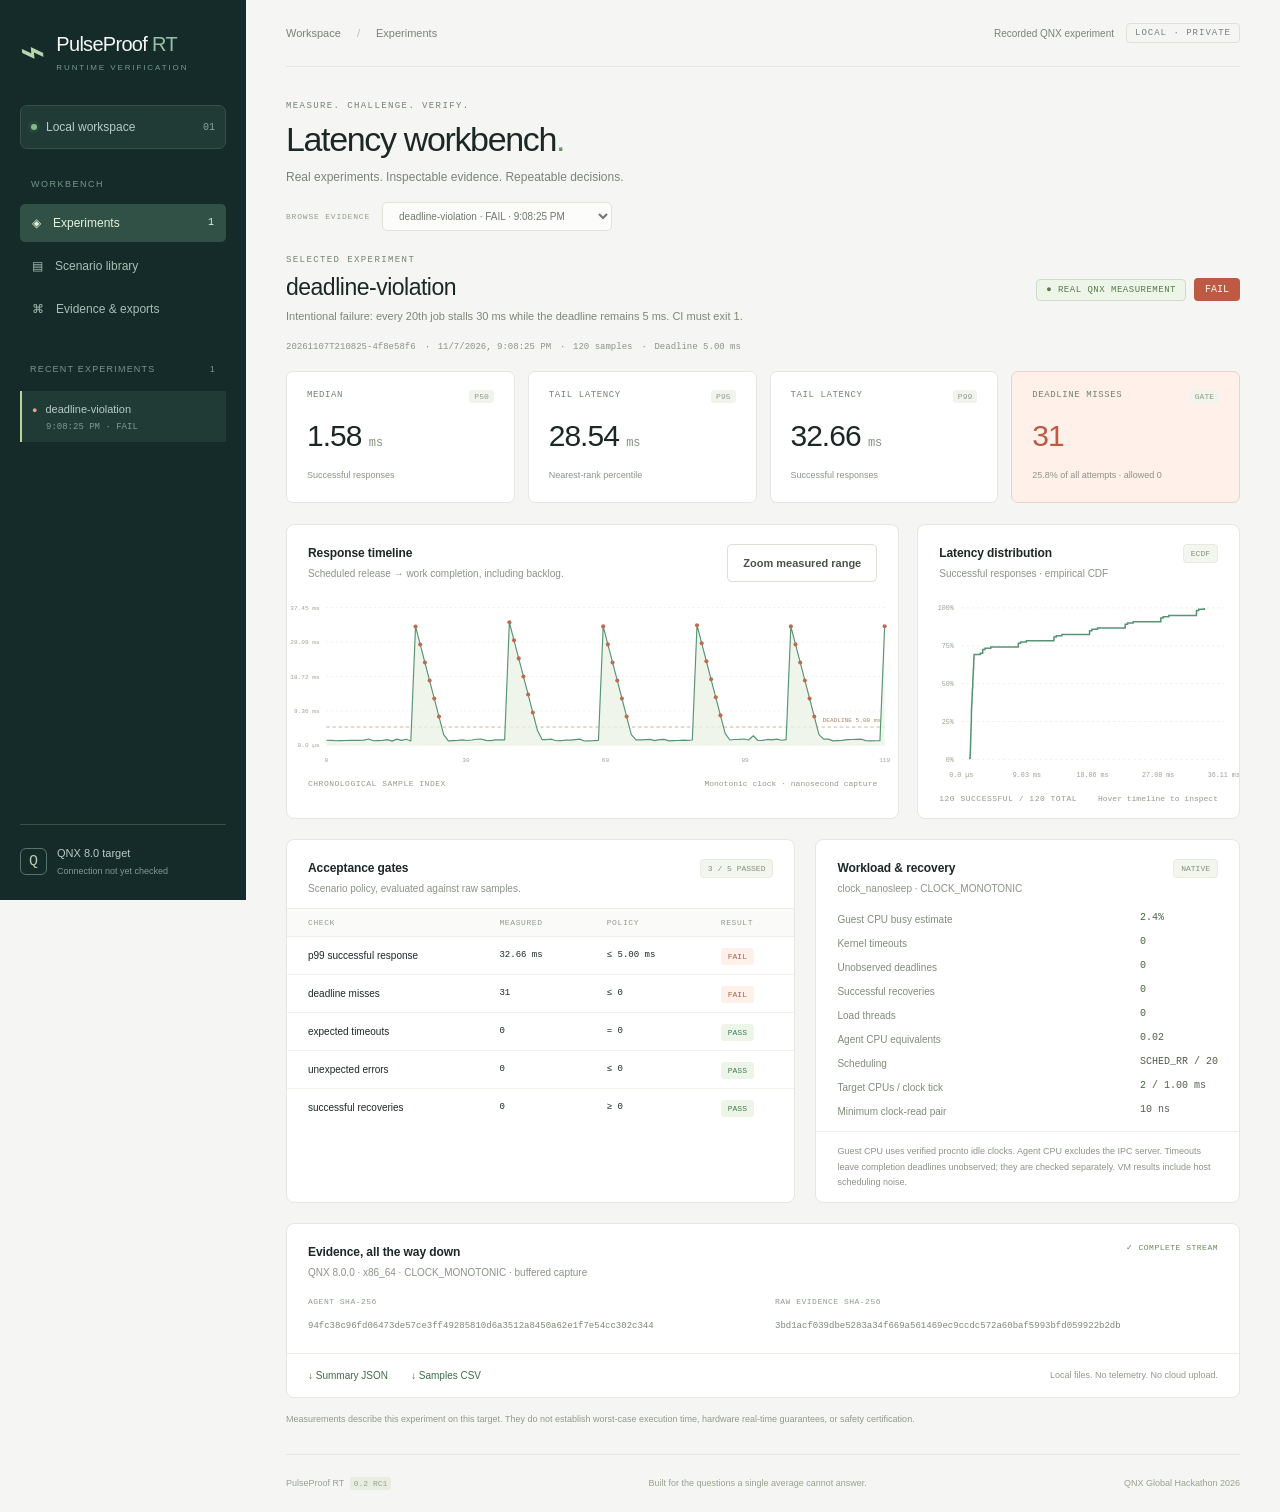
<file: examples/rc/deadline-violation/report.html>
<!doctype html>
<html lang="en">
<head>
<meta charset="utf-8"><meta name="viewport" content="width=device-width, initial-scale=1">
<meta name="description" content="Inspect real QNX timing, native IPC and recovery experiments.">
<title>PulseProof RT · Latency workbench</title>
<style>:root{--bg:#f5f6f3;--paper:#fff;--ink:#1b2826;--muted:#74807b;--line:#e4e8e2;--green:#2a785d;--green-light:#eaf3ec;--red:#be5944;--red-light:#fff0e9;--nav:#142b29;--mono:Consolas,'Courier New',monospace}*{box-sizing:border-box}html{scroll-behavior:smooth}body{margin:0;background:var(--bg);color:var(--ink);font-family:Segoe UI,Arial,sans-serif;font-size:14px;line-height:1.5}button,select,a{font:inherit}button,a,select{outline-offset:4px}button,a{touch-action:manipulation}a{color:inherit;text-decoration:none}[hidden]{display:none!important}.sidebar{position:fixed;width:246px;inset:0 auto 0 0;background:var(--nav);color:#b8cbc4;padding:29px 20px 22px;display:flex;flex-direction:column;z-index:5}.brand{display:flex;gap:11px;align-items:center;color:#f5f8f4;font-size:20px;letter-spacing:-.7px}.brand b{font-weight:400;color:#98c0a9}.brand small{display:block;color:#78998e;font-size:8px;letter-spacing:1.9px;margin-top:3px}.mark{font-size:43px;line-height:1;color:#b8d4ac;transform:rotate(-5deg)}.workspace{display:flex;align-items:center;gap:9px;background:#203b36;border:1px solid #365048;border-radius:7px;padding:12px 10px;margin-top:31px;font-size:12px}.workspace-tag{margin-left:auto;color:#86a596;font:10px var(--mono)}.green-dot{display:inline-block;width:6px;height:6px;border-radius:50%;background:#88b887;box-shadow:0 0 0 3px #88b88715}.nav-caption{font-size:9px;letter-spacing:1.5px;color:#78968c;margin:29px 11px 12px}nav{display:grid;gap:5px}.nav-link{display:flex;gap:12px;align-items:center;padding:10px 12px;border-radius:5px;color:#a7c0b5;font-size:12px}.nav-link span:last-child:not(:first-of-type){margin-left:auto;font:10px var(--mono)}.nav-link.active{background:#315146;color:#e3f1db}.nav-link:hover{background:#29483f}.history-title{display:flex;justify-content:space-between;font-size:9px;letter-spacing:1.2px;margin:35px 10px 15px;color:#78968c}.history{overflow:auto;flex:1;min-height:80px}.history-item{display:block;width:100%;text-align:left;border:0;border-left:2px solid transparent;background:transparent;padding:10px;color:#b8cbc4;cursor:pointer;font-size:11px;margin-bottom:3px}.history-item.selected{background:#203b36;border-left-color:#b2d69b}.history-item:hover{background:#203b36}.history-item small{display:block;font:9px var(--mono);color:#7c9b8f;margin:4px 0 0 14px}.history-dot{font-size:9px;color:#a7d59b;margin-right:8px}.history-dot.fail{color:#e2a18a}.sidebar-foot{display:flex;align-items:center;gap:10px;padding:20px 0 0;border-top:1px solid #345047;font-size:11px;margin-top:15px}.sidebar-foot small{display:block;font-size:9px;color:#7e9b90;margin-top:3px}.sidebar-foot .green-dot{margin-left:auto}.target-symbol{border:1px solid #577467;color:#b7ceae;padding:4px 8px;border-radius:6px;font:15px var(--mono)}main{margin-left:246px;padding:0 40px;max-width:2000px}.topbar{height:67px;display:flex;align-items:center;justify-content:space-between;border-bottom:1px solid var(--line);font-size:11px;color:#78837a}.slash{padding:0 13px;color:#bac1b8}.local-badge{font:9px var(--mono);letter-spacing:1px;color:#78837a;border:1px solid #dce2d7;padding:4px 8px;border-radius:4px}.page-head{display:flex;justify-content:space-between;align-items:center;padding:34px 0 26px;gap:16px}.eyebrow{font:9px var(--mono);letter-spacing:1.4px;color:#758275}.page-head h1{font-size:34px;letter-spacing:-1.35px;font-weight:500;margin:7px 0 7px;line-height:1.25}.page-head h1 span{color:#68985d}.page-head p{margin:0;color:#7a837b;font-size:12px}.head-actions{display:flex;gap:8px}.button{display:inline-flex;justify-content:center;align-items:center;gap:7px;border:1px solid transparent;border-radius:5px;padding:10px 15px;font-size:11px;font-weight:600;cursor:pointer;white-space:nowrap;min-height:38px}.button:disabled{opacity:.6;cursor:wait}.primary{background:#254e3d;color:#f1f6ed;border-color:#254e3d}.primary:hover{background:#193e2e}.secondary{border-color:#d9e0d4;background:#fff;color:#485448}.secondary:hover{background:#edf2e9}.launch-panel{display:flex;align-items:center;gap:14px;padding:16px 20px;background:#edf0e7;border:1px solid #dce2d2;border-radius:8px;margin-bottom:29px}.launch-icon{font-size:23px;color:#62815b;border:1px solid #c8d4bd;border-radius:6px;width:36px;height:36px;text-align:center}.launch-label{margin-right:auto}.launch-label strong{display:block;font-weight:600;font-size:12px}.launch-label span{display:block;font-size:10px;color:#7b8475;margin-top:3px}select{min-width:185px;background:#fff;color:#394638;border:1px solid #d5ddce;border-radius:5px;padding:10px 29px 10px 12px;font-size:11px}.experiment-head{display:flex;align-items:center;justify-content:space-between;gap:18px}.experiment-head h2{font-size:23px;font-weight:500;letter-spacing:-.5px;margin:5px 0 4px}.experiment-head p{margin:0;color:#7f867b;font-size:11px;max-width:690px}.experiment-status{display:flex;gap:8px;align-items:center;flex-shrink:0}.badge{border:1px solid #cedbca;background:#edf4e8;color:#5a7950;border-radius:4px;padding:5px 9px;font:9px var(--mono);letter-spacing:.5px}.badge.synthetic{color:#9b642b;background:#fff0dc;border-color:#edd5ac}.verdict{background:#285941;color:#f2f9ec;font:10px var(--mono);border-radius:4px;padding:6px 11px}.verdict.fail{background:var(--red)}.run-meta{display:flex;flex-wrap:wrap;gap:22px;font:9px var(--mono);color:#8b9288;padding:17px 0 19px}.run-meta span+span{position:relative}.run-meta span+span:before{content:'·';position:absolute;left:-13px}.metrics{display:grid;grid-template-columns:repeat(4,1fr);gap:13px;margin-bottom:21px}.metric{background:#fff;border:1px solid var(--line);border-radius:7px;padding:18px 20px}.metric>span{display:flex;justify-content:space-between;font:9px var(--mono);letter-spacing:.6px;color:#738173}.metric b{font-size:8px;background:#f1f3ed;color:#929c89;font-weight:400;border-radius:3px;padding:2px 5px;letter-spacing:0}.metric strong{display:block;font-size:30px;font-weight:500;line-height:1.2;letter-spacing:-1px;margin:15px 0 9px;font-variant-numeric:tabular-nums}.metric strong em{font:12px var(--mono);font-style:normal;color:#87917f;letter-spacing:0}.metric small{font-size:9px;color:#8b9387}.deadline-card{background:#edf3e9;border-color:#d4dfcb}.deadline-card.has-misses{background:var(--red-light);border-color:#edd1c5}.deadline-card.has-misses strong{color:var(--red)}.charts{display:grid;grid-template-columns:minmax(0,1.9fr) minmax(0,1fr);gap:18px;margin-bottom:20px}.panel{background:#fff;border:1px solid var(--line);border-radius:8px;min-width:0}.panel-head{display:flex;align-items:flex-start;justify-content:space-between;gap:12px;padding:19px 21px 12px}.panel h3{font-size:12px;font-weight:600;margin:0 0 4px;letter-spacing:-.1px}.panel p{font-size:10px;color:#8b9387;margin:0}.chart-key{font-size:8px;color:#8b9387;white-space:nowrap}.chart-key i{display:inline-block;height:5px;width:5px;background:#569876;margin:0 4px 1px 8px;border-radius:50%}.chart-key i.red{background:#be6b50}.chart-wrap{position:relative}svg{display:block;width:100%;height:auto}.chart-foot{display:flex;justify-content:space-between;padding:8px 21px 15px;color:#929b8a;font:8px var(--mono);gap:10px}.chart-foot span:first-child{letter-spacing:.5px}.small-label{font:8px var(--mono);color:#829078;background:#f3f5ef;padding:4px 7px;border:1px solid #e7ebdf;border-radius:4px;white-space:nowrap}.bottom-grid{display:grid;grid-template-columns:1.2fr 1fr;gap:20px;margin-bottom:20px}table{width:100%;border-collapse:collapse;text-align:left;font-size:10px}th{font:8px var(--mono);letter-spacing:.6px;color:#939a8d;background:#fafbf8;font-weight:400;padding:9px 21px;border-block:1px solid #edf0e8}td{padding:11px 21px;border-bottom:1px solid #f0f2ec;white-space:nowrap}tr:last-child td{border-bottom:0}td:nth-child(2),td:nth-child(3){font-family:var(--mono);font-size:9px}.gate-pass,.gate-fail{font:8px var(--mono);padding:4px 7px;border-radius:3px;color:#3c7c4f;background:#edf5e9}.gate-fail{color:#ac6148;background:#fff0e9}dl{padding:0 21px;margin:4px 0 12px;display:grid;grid-template-columns:1fr auto;gap:9px;font-size:10px}dt{color:#818c7b}dd{margin:0;font:10px var(--mono);color:#506049}.measurement-note{border-top:1px solid #edf0e8;padding:12px 21px!important;font-size:9px!important;line-height:1.7}.comparison-panel{display:flex;flex-wrap:wrap;align-items:center;gap:13px;padding:18px 21px;margin-bottom:20px}.comparison-panel>div{margin-right:auto}.comparison-panel select{max-width:330px}.comparison-panel>p{width:100%;margin:0;font:10px var(--mono)}.evidence-panel .panel-head{padding-bottom:17px}.evidence-seal{color:#6b885a;font:8px var(--mono);letter-spacing:.5px}.hashes{display:grid;grid-template-columns:1fr 1fr;gap:24px;padding:0 21px 19px}.hashes span{display:block;font:8px var(--mono);letter-spacing:.5px;color:#929b89;margin-bottom:7px}.hashes code{font:9px var(--mono);overflow-wrap:anywhere;color:#7c8974}.export-row{border-top:1px solid #e9ede3;display:flex;gap:23px;align-items:center;padding:14px 21px;font-size:10px}.export-row a{color:#3d6d48}.export-row a:hover{text-decoration:underline}.export-row span{margin-left:auto;color:#92998d;font-size:9px}.limitation{font-size:9px;color:#92998b;line-height:1.6;margin:14px 0 27px}footer{display:flex;justify-content:space-between;gap:12px;padding:22px 0;border-top:1px solid var(--line);font-size:9px;color:#9aa18f}footer b{font:8px var(--mono);background:#e8ede1;border-radius:3px;padding:2px 4px;margin-left:3px}.tooltip{position:absolute;top:0;left:50px;background:#1e352f;color:#f3f9ed;border-radius:5px;padding:9px 12px;pointer-events:none;font:10px var(--mono);box-shadow:0 6px 20px #153b2922;white-space:pre;z-index:2}.empty{text-align:center;padding:70px 0 100px;color:#76866d}.empty h2{font-size:25px;letter-spacing:-.7px;font-weight:500;color:#344b37;margin:12px}.empty p{font-size:12px;line-height:1.8}.empty-wave{font-size:65px;color:#81a56d}#notice{padding:12px 16px;border:1px solid #e2d5b7;border-radius:6px;margin-bottom:20px;font-size:12px;background:#fff7e7;color:#7d693e}.sr-only{position:absolute;width:1px;height:1px;padding:0;overflow:hidden;clip:rect(0,0,0,0);white-space:nowrap;border:0}@media(min-width:1700px){main{padding-inline:55px}.page-head{padding-top:42px}.metrics{gap:20px}.metric{padding:22px 25px}.metric strong{font-size:35px}.panel-head{padding-top:23px}}@media(max-width:1150px){.sidebar{width:205px;padding-inline:14px}main{margin-left:205px;padding-inline:24px}.launch-label span{display:none}.charts{grid-template-columns:1fr}.distribution-panel svg{max-height:240px}.bottom-grid{grid-template-columns:1fr}.metrics{gap:9px}.metric{padding:14px}.metric strong{font-size:25px}.experiment-status{flex-direction:column}.page-head h1{font-size:29px}.hashes{grid-template-columns:1fr;gap:13px}}@media(max-width:760px){.sidebar{position:static;width:auto;padding:15px 18px;display:block}.sidebar .workspace,.sidebar nav,.sidebar .nav-caption,.history-title,.history,.sidebar-foot{display:none}main{margin-left:0;padding:0 17px}.brand{font-size:19px}.brand small{display:none}.mark{font-size:28px}.topbar{height:48px}.page-head{padding-top:24px;align-items:flex-start}.page-head h1{font-size:27px}.page-head p{font-size:10px}.head-actions{flex-direction:column}.launch-panel{flex-wrap:wrap;padding:14px;gap:10px}.launch-label{flex:1}.launch-icon{display:none}.launch-panel select{flex:1;min-width:140px}.metrics{grid-template-columns:1fr 1fr}.experiment-head{align-items:flex-start}.experiment-head h2{font-size:20px}.run-meta{gap:10px 20px}.experiment-head p{max-width:300px}.chart-key{display:none}.panel-head{padding-inline:15px}td,th{padding-inline:13px}.export-row{flex-wrap:wrap;gap:15px}.export-row span{width:100%;margin-left:0}footer span:nth-child(2){display:none}.comparison-panel select{width:100%;max-width:none}.hashes code{font-size:8px}}
.browse-runs{display:flex;align-items:center;gap:12px;margin:-10px 0 24px}.browse-runs label{font:8px var(--mono);letter-spacing:.8px;color:#939d8b}.browse-runs select{font-size:10px;padding-block:7px;max-width:360px}.browse-runs:has(select:empty){display:none}
.health{display:flex;align-items:center;gap:12px;font-size:10px}.health button{border:0;background:transparent;color:#467354;text-decoration:underline;cursor:pointer;font-size:10px}@media(max-width:760px){.topbar{height:auto;min-height:58px;gap:10px;flex-wrap:wrap;padding-block:10px}.health{gap:8px;font-size:8px}.health .local-badge{display:none}.panel-head .button{font-size:8px;padding:6px;min-height:28px}}
</style>
<script>window.__PULSEPROOF_REPORT__={"schema_version": 1, "scenario": {"schema_version": 1, "id": "deadline-violation", "description": "Intentional failure: every 20th job stalls 30 ms while the deadline remains 5 ms. CI must exit 1.", "mode": "timer", "parameters": {"samples": 120, "period_us": 5000, "deadline_us": 5000, "work_us": 100, "load_threads": 0, "fault_every": 20, "fault_delay_us": 30000, "timeout_us": 5000, "priority": 20}, "gates": {"p99_success_ns": 5000000, "max_deadline_misses": 0, "expected_timeouts": 0, "min_recoveries": 0}}, "metadata": {"type": "metadata", "schema_version": 1, "source": "qnx-native", "agent_version": "0.2.0-rc1", "os": "QNX", "release": "8.0.0", "arch": "x86_64", "machine": "x86pc", "clock": "CLOCK_MONOTONIC", "mode": "timer", "samples": 120, "period_us": 5000, "deadline_us": 5000, "work_us": 100, "load_threads": 0, "fault_every": 20, "fault_delay_us": 30000, "timeout_us": 5000, "priority": 20, "scheduler": "SCHED_RR", "cpu_count": 2, "tick_ns": 1000000, "clock_resolution_ns": 1000000, "clock_read_min_ns": 10, "cycles_per_second": 3503997000, "started_epoch": 1794085704, "timeout_errno": 260, "service_build": 0}, "source": "qnx-native", "verdict": "FAIL", "latency": {"count": 120, "min_ns": 1167389, "p50_ns": 1582855, "p95_ns": 28541606, "p99_ns": 32660595, "max_ns": 33436444}, "successful_latency": {"count": 120, "min_ns": 1167389, "p50_ns": 1582855, "p95_ns": 28541606, "p99_ns": 32660595, "max_ns": 33436444}, "wake_lateness": {"count": 120, "min_ns": 1066815, "p50_ns": 1461392, "p95_ns": 22768075, "p99_ns": 27667218, "max_ns": 28441281}, "deadline_misses": 31, "unobserved_deadlines": 0, "timeouts": 0, "unexpected_errors": 0, "recoveries": 0, "checks": [{"name": "p99 successful response", "actual": 32660595, "limit": 5000000, "pass": false}, {"name": "deadline misses", "actual": 31, "limit": 0, "pass": false}, {"name": "expected timeouts", "actual": 0, "limit": 0, "pass": true}, {"name": "unexpected errors", "actual": 0, "limit": 0, "pass": true}, {"name": "successful recoveries", "actual": 0, "limit": 0, "pass": true}], "completion": {"type": "complete", "samples": 120, "elapsed_ns": 632374139, "process_cpu_ns": 14149309, "system_cpu_available": true, "idle_cpu_ns": 1234251810, "cpu_observation_ns": 632378548}, "process_cpu_equivalents": 0.02237490138729408, "system_busy_fraction": 0.024119481991030423, "comparison_signature": "b1e1cc99cb9942c7c76fc2f5398e83df88bed0dc986591c4dbcf6eca00918b91", "samples": [{"type": "sample", "sequence": 0, "latency_ns": 1418887, "wake_lateness_ns": 1318335, "error": 0, "timeout": false, "injected": false, "recovery": false, "deadline_miss": false, "deadline_unobserved": false}, {"type": "sample", "sequence": 1, "latency_ns": 1382632, "wake_lateness_ns": 1282079, "error": 0, "timeout": false, "injected": false, "recovery": false, "deadline_miss": false, "deadline_unobserved": false}, {"type": "sample", "sequence": 2, "latency_ns": 1268311, "wake_lateness_ns": 1167673, "error": 0, "timeout": false, "injected": false, "recovery": false, "deadline_miss": false, "deadline_unobserved": false}, {"type": "sample", "sequence": 3, "latency_ns": 1305213, "wake_lateness_ns": 1204653, "error": 0, "timeout": false, "injected": false, "recovery": false, "deadline_miss": false, "deadline_unobserved": false}, {"type": "sample", "sequence": 4, "latency_ns": 1342802, "wake_lateness_ns": 1242363, "error": 0, "timeout": false, "injected": false, "recovery": false, "deadline_miss": false, "deadline_unobserved": false}, {"type": "sample", "sequence": 5, "latency_ns": 1397750, "wake_lateness_ns": 1296608, "error": 0, "timeout": false, "injected": false, "recovery": false, "deadline_miss": false, "deadline_unobserved": false}, {"type": "sample", "sequence": 6, "latency_ns": 1395222, "wake_lateness_ns": 1294445, "error": 0, "timeout": false, "injected": false, "recovery": false, "deadline_miss": false, "deadline_unobserved": false}, {"type": "sample", "sequence": 7, "latency_ns": 1386271, "wake_lateness_ns": 1285619, "error": 0, "timeout": false, "injected": false, "recovery": false, "deadline_miss": false, "deadline_unobserved": false}, {"type": "sample", "sequence": 8, "latency_ns": 1446217, "wake_lateness_ns": 1344459, "error": 0, "timeout": false, "injected": false, "recovery": false, "deadline_miss": false, "deadline_unobserved": false}, {"type": "sample", "sequence": 9, "latency_ns": 1757738, "wake_lateness_ns": 1654953, "error": 0, "timeout": false, "injected": false, "recovery": false, "deadline_miss": false, "deadline_unobserved": false}, {"type": "sample", "sequence": 10, "latency_ns": 1264568, "wake_lateness_ns": 1163698, "error": 0, "timeout": false, "injected": false, "recovery": false, "deadline_miss": false, "deadline_unobserved": false}, {"type": "sample", "sequence": 11, "latency_ns": 1320522, "wake_lateness_ns": 1219979, "error": 0, "timeout": false, "injected": false, "recovery": false, "deadline_miss": false, "deadline_unobserved": false}, {"type": "sample", "sequence": 12, "latency_ns": 1386791, "wake_lateness_ns": 1286042, "error": 0, "timeout": false, "injected": false, "recovery": false, "deadline_miss": false, "deadline_unobserved": false}, {"type": "sample", "sequence": 13, "latency_ns": 1577912, "wake_lateness_ns": 1477119, "error": 0, "timeout": false, "injected": false, "recovery": false, "deadline_miss": false, "deadline_unobserved": false}, {"type": "sample", "sequence": 14, "latency_ns": 1167389, "wake_lateness_ns": 1066815, "error": 0, "timeout": false, "injected": false, "recovery": false, "deadline_miss": false, "deadline_unobserved": false}, {"type": "sample", "sequence": 15, "latency_ns": 1722608, "wake_lateness_ns": 1621660, "error": 0, "timeout": false, "injected": false, "recovery": false, "deadline_miss": false, "deadline_unobserved": false}, {"type": "sample", "sequence": 16, "latency_ns": 1374362, "wake_lateness_ns": 1273797, "error": 0, "timeout": false, "injected": false, "recovery": false, "deadline_miss": false, "deadline_unobserved": false}, {"type": "sample", "sequence": 17, "latency_ns": 1701436, "wake_lateness_ns": 1600094, "error": 0, "timeout": false, "injected": false, "recovery": false, "deadline_miss": false, "deadline_unobserved": false}, {"type": "sample", "sequence": 18, "latency_ns": 1220908, "wake_lateness_ns": 1119804, "error": 0, "timeout": false, "injected": false, "recovery": false, "deadline_miss": false, "deadline_unobserved": false}, {"type": "sample", "sequence": 19, "latency_ns": 32331304, "wake_lateness_ns": 1449416, "error": 0, "timeout": false, "injected": true, "recovery": false, "deadline_miss": true, "deadline_unobserved": false}, {"type": "sample", "sequence": 20, "latency_ns": 27435466, "wake_lateness_ns": 27335192, "error": 0, "timeout": false, "injected": false, "recovery": false, "deadline_miss": true, "deadline_unobserved": false}, {"type": "sample", "sequence": 21, "latency_ns": 22535947, "wake_lateness_ns": 22435898, "error": 0, "timeout": false, "injected": false, "recovery": false, "deadline_miss": true, "deadline_unobserved": false}, {"type": "sample", "sequence": 22, "latency_ns": 17636325, "wake_lateness_ns": 17536151, "error": 0, "timeout": false, "injected": false, "recovery": false, "deadline_miss": true, "deadline_unobserved": false}, {"type": "sample", "sequence": 23, "latency_ns": 12736731, "wake_lateness_ns": 12636660, "error": 0, "timeout": false, "injected": false, "recovery": false, "deadline_miss": true, "deadline_unobserved": false}, {"type": "sample", "sequence": 24, "latency_ns": 7837049, "wake_lateness_ns": 7736937, "error": 0, "timeout": false, "injected": false, "recovery": false, "deadline_miss": true, "deadline_unobserved": false}, {"type": "sample", "sequence": 25, "latency_ns": 2937600, "wake_lateness_ns": 2837540, "error": 0, "timeout": false, "injected": false, "recovery": false, "deadline_miss": false, "deadline_unobserved": false}, {"type": "sample", "sequence": 26, "latency_ns": 1248478, "wake_lateness_ns": 1147809, "error": 0, "timeout": false, "injected": false, "recovery": false, "deadline_miss": false, "deadline_unobserved": false}, {"type": "sample", "sequence": 27, "latency_ns": 1314662, "wake_lateness_ns": 1213999, "error": 0, "timeout": false, "injected": false, "recovery": false, "deadline_miss": false, "deadline_unobserved": false}, {"type": "sample", "sequence": 28, "latency_ns": 1362444, "wake_lateness_ns": 1261689, "error": 0, "timeout": false, "injected": false, "recovery": false, "deadline_miss": false, "deadline_unobserved": false}, {"type": "sample", "sequence": 29, "latency_ns": 1507530, "wake_lateness_ns": 1406574, "error": 0, "timeout": false, "injected": false, "recovery": false, "deadline_miss": false, "deadline_unobserved": false}, {"type": "sample", "sequence": 30, "latency_ns": 1350009, "wake_lateness_ns": 1249456, "error": 0, "timeout": false, "injected": false, "recovery": false, "deadline_miss": false, "deadline_unobserved": false}, {"type": "sample", "sequence": 31, "latency_ns": 1481745, "wake_lateness_ns": 1380092, "error": 0, "timeout": false, "injected": false, "recovery": false, "deadline_miss": false, "deadline_unobserved": false}, {"type": "sample", "sequence": 32, "latency_ns": 1674062, "wake_lateness_ns": 1573054, "error": 0, "timeout": false, "injected": false, "recovery": false, "deadline_miss": false, "deadline_unobserved": false}, {"type": "sample", "sequence": 33, "latency_ns": 1753140, "wake_lateness_ns": 1652493, "error": 0, "timeout": false, "injected": false, "recovery": false, "deadline_miss": false, "deadline_unobserved": false}, {"type": "sample", "sequence": 34, "latency_ns": 1393539, "wake_lateness_ns": 1293044, "error": 0, "timeout": false, "injected": false, "recovery": false, "deadline_miss": false, "deadline_unobserved": false}, {"type": "sample", "sequence": 35, "latency_ns": 1293509, "wake_lateness_ns": 1192713, "error": 0, "timeout": false, "injected": false, "recovery": false, "deadline_miss": false, "deadline_unobserved": false}, {"type": "sample", "sequence": 36, "latency_ns": 1501173, "wake_lateness_ns": 1400375, "error": 0, "timeout": false, "injected": false, "recovery": false, "deadline_miss": false, "deadline_unobserved": false}, {"type": "sample", "sequence": 37, "latency_ns": 1527611, "wake_lateness_ns": 1426602, "error": 0, "timeout": false, "injected": false, "recovery": false, "deadline_miss": false, "deadline_unobserved": false}, {"type": "sample", "sequence": 38, "latency_ns": 1534226, "wake_lateness_ns": 1433461, "error": 0, "timeout": false, "injected": false, "recovery": false, "deadline_miss": false, "deadline_unobserved": false}, {"type": "sample", "sequence": 39, "latency_ns": 33436444, "wake_lateness_ns": 2120773, "error": 0, "timeout": false, "injected": true, "recovery": false, "deadline_miss": true, "deadline_unobserved": false}, {"type": "sample", "sequence": 40, "latency_ns": 28541606, "wake_lateness_ns": 28441281, "error": 0, "timeout": false, "injected": false, "recovery": false, "deadline_miss": true, "deadline_unobserved": false}, {"type": "sample", "sequence": 41, "latency_ns": 23642419, "wake_lateness_ns": 23542238, "error": 0, "timeout": false, "injected": false, "recovery": false, "deadline_miss": true, "deadline_unobserved": false}, {"type": "sample", "sequence": 42, "latency_ns": 18743704, "wake_lateness_ns": 18643448, "error": 0, "timeout": false, "injected": false, "recovery": false, "deadline_miss": true, "deadline_unobserved": false}, {"type": "sample", "sequence": 43, "latency_ns": 13845145, "wake_lateness_ns": 13745033, "error": 0, "timeout": false, "injected": false, "recovery": false, "deadline_miss": true, "deadline_unobserved": false}, {"type": "sample", "sequence": 44, "latency_ns": 8946323, "wake_lateness_ns": 8846113, "error": 0, "timeout": false, "injected": false, "recovery": false, "deadline_miss": true, "deadline_unobserved": false}, {"type": "sample", "sequence": 45, "latency_ns": 4048786, "wake_lateness_ns": 3948536, "error": 0, "timeout": false, "injected": false, "recovery": false, "deadline_miss": false, "deadline_unobserved": false}, {"type": "sample", "sequence": 46, "latency_ns": 1562610, "wake_lateness_ns": 1461392, "error": 0, "timeout": false, "injected": false, "recovery": false, "deadline_miss": false, "deadline_unobserved": false}, {"type": "sample", "sequence": 47, "latency_ns": 1603044, "wake_lateness_ns": 1502310, "error": 0, "timeout": false, "injected": false, "recovery": false, "deadline_miss": false, "deadline_unobserved": false}, {"type": "sample", "sequence": 48, "latency_ns": 1697695, "wake_lateness_ns": 1597424, "error": 0, "timeout": false, "injected": false, "recovery": false, "deadline_miss": false, "deadline_unobserved": false}, {"type": "sample", "sequence": 49, "latency_ns": 1280556, "wake_lateness_ns": 1179670, "error": 0, "timeout": false, "injected": false, "recovery": false, "deadline_miss": false, "deadline_unobserved": false}, {"type": "sample", "sequence": 50, "latency_ns": 1290520, "wake_lateness_ns": 1189925, "error": 0, "timeout": false, "injected": false, "recovery": false, "deadline_miss": false, "deadline_unobserved": false}, {"type": "sample", "sequence": 51, "latency_ns": 1458686, "wake_lateness_ns": 1358200, "error": 0, "timeout": false, "injected": false, "recovery": false, "deadline_miss": false, "deadline_unobserved": false}, {"type": "sample", "sequence": 52, "latency_ns": 1428878, "wake_lateness_ns": 1328310, "error": 0, "timeout": false, "injected": false, "recovery": false, "deadline_miss": false, "deadline_unobserved": false}, {"type": "sample", "sequence": 53, "latency_ns": 1575207, "wake_lateness_ns": 1474681, "error": 0, "timeout": false, "injected": false, "recovery": false, "deadline_miss": false, "deadline_unobserved": false}, {"type": "sample", "sequence": 54, "latency_ns": 1710733, "wake_lateness_ns": 1610219, "error": 0, "timeout": false, "injected": false, "recovery": false, "deadline_miss": false, "deadline_unobserved": false}, {"type": "sample", "sequence": 55, "latency_ns": 1217777, "wake_lateness_ns": 1117264, "error": 0, "timeout": false, "injected": false, "recovery": false, "deadline_miss": false, "deadline_unobserved": false}, {"type": "sample", "sequence": 56, "latency_ns": 1261759, "wake_lateness_ns": 1161437, "error": 0, "timeout": false, "injected": false, "recovery": false, "deadline_miss": false, "deadline_unobserved": false}, {"type": "sample", "sequence": 57, "latency_ns": 1293951, "wake_lateness_ns": 1193542, "error": 0, "timeout": false, "injected": false, "recovery": false, "deadline_miss": false, "deadline_unobserved": false}, {"type": "sample", "sequence": 58, "latency_ns": 1391908, "wake_lateness_ns": 1291192, "error": 0, "timeout": false, "injected": false, "recovery": false, "deadline_miss": false, "deadline_unobserved": false}, {"type": "sample", "sequence": 59, "latency_ns": 32343893, "wake_lateness_ns": 1341131, "error": 0, "timeout": false, "injected": true, "recovery": false, "deadline_miss": true, "deadline_unobserved": false}, {"type": "sample", "sequence": 60, "latency_ns": 27447409, "wake_lateness_ns": 27347094, "error": 0, "timeout": false, "injected": false, "recovery": false, "deadline_miss": true, "deadline_unobserved": false}, {"type": "sample", "sequence": 61, "latency_ns": 22547792, "wake_lateness_ns": 22447660, "error": 0, "timeout": false, "injected": false, "recovery": false, "deadline_miss": true, "deadline_unobserved": false}, {"type": "sample", "sequence": 62, "latency_ns": 17648180, "wake_lateness_ns": 17548011, "error": 0, "timeout": false, "injected": false, "recovery": false, "deadline_miss": true, "deadline_unobserved": false}, {"type": "sample", "sequence": 63, "latency_ns": 12748570, "wake_lateness_ns": 12648421, "error": 0, "timeout": false, "injected": false, "recovery": false, "deadline_miss": true, "deadline_unobserved": false}, {"type": "sample", "sequence": 64, "latency_ns": 7849029, "wake_lateness_ns": 7748899, "error": 0, "timeout": false, "injected": false, "recovery": false, "deadline_miss": true, "deadline_unobserved": false}, {"type": "sample", "sequence": 65, "latency_ns": 2949573, "wake_lateness_ns": 2849396, "error": 0, "timeout": false, "injected": false, "recovery": false, "deadline_miss": false, "deadline_unobserved": false}, {"type": "sample", "sequence": 66, "latency_ns": 1494963, "wake_lateness_ns": 1394156, "error": 0, "timeout": false, "injected": false, "recovery": false, "deadline_miss": false, "deadline_unobserved": false}, {"type": "sample", "sequence": 67, "latency_ns": 1524572, "wake_lateness_ns": 1423914, "error": 0, "timeout": false, "injected": false, "recovery": false, "deadline_miss": false, "deadline_unobserved": false}, {"type": "sample", "sequence": 68, "latency_ns": 1588661, "wake_lateness_ns": 1488227, "error": 0, "timeout": false, "injected": false, "recovery": false, "deadline_miss": false, "deadline_unobserved": false}, {"type": "sample", "sequence": 69, "latency_ns": 1652645, "wake_lateness_ns": 1552147, "error": 0, "timeout": false, "injected": false, "recovery": false, "deadline_miss": false, "deadline_unobserved": false}, {"type": "sample", "sequence": 70, "latency_ns": 1319412, "wake_lateness_ns": 1219023, "error": 0, "timeout": false, "injected": false, "recovery": false, "deadline_miss": false, "deadline_unobserved": false}, {"type": "sample", "sequence": 71, "latency_ns": 1591932, "wake_lateness_ns": 1489871, "error": 0, "timeout": false, "injected": false, "recovery": false, "deadline_miss": false, "deadline_unobserved": false}, {"type": "sample", "sequence": 72, "latency_ns": 1661259, "wake_lateness_ns": 1560671, "error": 0, "timeout": false, "injected": false, "recovery": false, "deadline_miss": false, "deadline_unobserved": false}, {"type": "sample", "sequence": 73, "latency_ns": 1230334, "wake_lateness_ns": 1129689, "error": 0, "timeout": false, "injected": false, "recovery": false, "deadline_miss": false, "deadline_unobserved": false}, {"type": "sample", "sequence": 74, "latency_ns": 1309674, "wake_lateness_ns": 1209186, "error": 0, "timeout": false, "injected": false, "recovery": false, "deadline_miss": false, "deadline_unobserved": false}, {"type": "sample", "sequence": 75, "latency_ns": 1354190, "wake_lateness_ns": 1253609, "error": 0, "timeout": false, "injected": false, "recovery": false, "deadline_miss": false, "deadline_unobserved": false}, {"type": "sample", "sequence": 76, "latency_ns": 1447038, "wake_lateness_ns": 1343984, "error": 0, "timeout": false, "injected": false, "recovery": false, "deadline_miss": false, "deadline_unobserved": false}, {"type": "sample", "sequence": 77, "latency_ns": 1376811, "wake_lateness_ns": 1276247, "error": 0, "timeout": false, "injected": false, "recovery": false, "deadline_miss": false, "deadline_unobserved": false}, {"type": "sample", "sequence": 78, "latency_ns": 1471588, "wake_lateness_ns": 1371100, "error": 0, "timeout": false, "injected": false, "recovery": false, "deadline_miss": false, "deadline_unobserved": false}, {"type": "sample", "sequence": 79, "latency_ns": 32660595, "wake_lateness_ns": 1462961, "error": 0, "timeout": false, "injected": true, "recovery": false, "deadline_miss": true, "deadline_unobserved": false}, {"type": "sample", "sequence": 80, "latency_ns": 27767726, "wake_lateness_ns": 27667218, "error": 0, "timeout": false, "injected": false, "recovery": false, "deadline_miss": true, "deadline_unobserved": false}, {"type": "sample", "sequence": 81, "latency_ns": 22868292, "wake_lateness_ns": 22768075, "error": 0, "timeout": false, "injected": false, "recovery": false, "deadline_miss": true, "deadline_unobserved": false}, {"type": "sample", "sequence": 82, "latency_ns": 17968914, "wake_lateness_ns": 17868784, "error": 0, "timeout": false, "injected": false, "recovery": false, "deadline_miss": true, "deadline_unobserved": false}, {"type": "sample", "sequence": 83, "latency_ns": 13069554, "wake_lateness_ns": 12969483, "error": 0, "timeout": false, "injected": false, "recovery": false, "deadline_miss": true, "deadline_unobserved": false}, {"type": "sample", "sequence": 84, "latency_ns": 8170395, "wake_lateness_ns": 8070209, "error": 0, "timeout": false, "injected": false, "recovery": false, "deadline_miss": true, "deadline_unobserved": false}, {"type": "sample", "sequence": 85, "latency_ns": 3271177, "wake_lateness_ns": 3171014, "error": 0, "timeout": false, "injected": false, "recovery": false, "deadline_miss": false, "deadline_unobserved": false}, {"type": "sample", "sequence": 86, "latency_ns": 1488585, "wake_lateness_ns": 1387631, "error": 0, "timeout": false, "injected": false, "recovery": false, "deadline_miss": false, "deadline_unobserved": false}, {"type": "sample", "sequence": 87, "latency_ns": 1606325, "wake_lateness_ns": 1505325, "error": 0, "timeout": false, "injected": false, "recovery": false, "deadline_miss": false, "deadline_unobserved": false}, {"type": "sample", "sequence": 88, "latency_ns": 1639848, "wake_lateness_ns": 1539311, "error": 0, "timeout": false, "injected": false, "recovery": false, "deadline_miss": false, "deadline_unobserved": false}, {"type": "sample", "sequence": 89, "latency_ns": 1757983, "wake_lateness_ns": 1656863, "error": 0, "timeout": false, "injected": false, "recovery": false, "deadline_miss": false, "deadline_unobserved": false}, {"type": "sample", "sequence": 90, "latency_ns": 1483846, "wake_lateness_ns": 1383073, "error": 0, "timeout": false, "injected": false, "recovery": false, "deadline_miss": false, "deadline_unobserved": false}, {"type": "sample", "sequence": 91, "latency_ns": 2626801, "wake_lateness_ns": 2524536, "error": 0, "timeout": false, "injected": false, "recovery": false, "deadline_miss": false, "deadline_unobserved": false}, {"type": "sample", "sequence": 92, "latency_ns": 1352107, "wake_lateness_ns": 1251040, "error": 0, "timeout": false, "injected": false, "recovery": false, "deadline_miss": false, "deadline_unobserved": false}, {"type": "sample", "sequence": 93, "latency_ns": 1384104, "wake_lateness_ns": 1283184, "error": 0, "timeout": false, "injected": false, "recovery": false, "deadline_miss": false, "deadline_unobserved": false}, {"type": "sample", "sequence": 94, "latency_ns": 1631090, "wake_lateness_ns": 1530147, "error": 0, "timeout": false, "injected": false, "recovery": false, "deadline_miss": false, "deadline_unobserved": false}, {"type": "sample", "sequence": 95, "latency_ns": 1510456, "wake_lateness_ns": 1409746, "error": 0, "timeout": false, "injected": false, "recovery": false, "deadline_miss": false, "deadline_unobserved": false}, {"type": "sample", "sequence": 96, "latency_ns": 1706200, "wake_lateness_ns": 1605445, "error": 0, "timeout": false, "injected": false, "recovery": false, "deadline_miss": false, "deadline_unobserved": false}, {"type": "sample", "sequence": 97, "latency_ns": 1416495, "wake_lateness_ns": 1315903, "error": 0, "timeout": false, "injected": false, "recovery": false, "deadline_miss": false, "deadline_unobserved": false}, {"type": "sample", "sequence": 98, "latency_ns": 1585315, "wake_lateness_ns": 1483956, "error": 0, "timeout": false, "injected": false, "recovery": false, "deadline_miss": false, "deadline_unobserved": false}, {"type": "sample", "sequence": 99, "latency_ns": 32343554, "wake_lateness_ns": 1493197, "error": 0, "timeout": false, "injected": true, "recovery": false, "deadline_miss": true, "deadline_unobserved": false}, {"type": "sample", "sequence": 100, "latency_ns": 27446360, "wake_lateness_ns": 27346066, "error": 0, "timeout": false, "injected": false, "recovery": false, "deadline_miss": true, "deadline_unobserved": false}, {"type": "sample", "sequence": 101, "latency_ns": 22547741, "wake_lateness_ns": 22447601, "error": 0, "timeout": false, "injected": false, "recovery": false, "deadline_miss": true, "deadline_unobserved": false}, {"type": "sample", "sequence": 102, "latency_ns": 17648850, "wake_lateness_ns": 17548708, "error": 0, "timeout": false, "injected": false, "recovery": false, "deadline_miss": true, "deadline_unobserved": false}, {"type": "sample", "sequence": 103, "latency_ns": 12749626, "wake_lateness_ns": 12649466, "error": 0, "timeout": false, "injected": false, "recovery": false, "deadline_miss": true, "deadline_unobserved": false}, {"type": "sample", "sequence": 104, "latency_ns": 7849953, "wake_lateness_ns": 7749847, "error": 0, "timeout": false, "injected": false, "recovery": false, "deadline_miss": true, "deadline_unobserved": false}, {"type": "sample", "sequence": 105, "latency_ns": 2950316, "wake_lateness_ns": 2850216, "error": 0, "timeout": false, "injected": false, "recovery": false, "deadline_miss": false, "deadline_unobserved": false}, {"type": "sample", "sequence": 106, "latency_ns": 1722225, "wake_lateness_ns": 1621540, "error": 0, "timeout": false, "injected": false, "recovery": false, "deadline_miss": false, "deadline_unobserved": false}, {"type": "sample", "sequence": 107, "latency_ns": 1713873, "wake_lateness_ns": 1613346, "error": 0, "timeout": false, "injected": false, "recovery": false, "deadline_miss": false, "deadline_unobserved": false}, {"type": "sample", "sequence": 108, "latency_ns": 1245513, "wake_lateness_ns": 1144729, "error": 0, "timeout": false, "injected": false, "recovery": false, "deadline_miss": false, "deadline_unobserved": false}, {"type": "sample", "sequence": 109, "latency_ns": 1321706, "wake_lateness_ns": 1221221, "error": 0, "timeout": false, "injected": false, "recovery": false, "deadline_miss": false, "deadline_unobserved": false}, {"type": "sample", "sequence": 110, "latency_ns": 1393389, "wake_lateness_ns": 1292731, "error": 0, "timeout": false, "injected": false, "recovery": false, "deadline_miss": false, "deadline_unobserved": false}, {"type": "sample", "sequence": 111, "latency_ns": 1582855, "wake_lateness_ns": 1482575, "error": 0, "timeout": false, "injected": false, "recovery": false, "deadline_miss": false, "deadline_unobserved": false}, {"type": "sample", "sequence": 112, "latency_ns": 1621825, "wake_lateness_ns": 1521334, "error": 0, "timeout": false, "injected": false, "recovery": false, "deadline_miss": false, "deadline_unobserved": false}, {"type": "sample", "sequence": 113, "latency_ns": 1647499, "wake_lateness_ns": 1547217, "error": 0, "timeout": false, "injected": false, "recovery": false, "deadline_miss": false, "deadline_unobserved": false}, {"type": "sample", "sequence": 114, "latency_ns": 1698283, "wake_lateness_ns": 1597319, "error": 0, "timeout": false, "injected": false, "recovery": false, "deadline_miss": false, "deadline_unobserved": false}, {"type": "sample", "sequence": 115, "latency_ns": 1300796, "wake_lateness_ns": 1199322, "error": 0, "timeout": false, "injected": false, "recovery": false, "deadline_miss": false, "deadline_unobserved": false}, {"type": "sample", "sequence": 116, "latency_ns": 1225951, "wake_lateness_ns": 1125423, "error": 0, "timeout": false, "injected": false, "recovery": false, "deadline_miss": false, "deadline_unobserved": false}, {"type": "sample", "sequence": 117, "latency_ns": 1278350, "wake_lateness_ns": 1177532, "error": 0, "timeout": false, "injected": false, "recovery": false, "deadline_miss": false, "deadline_unobserved": false}, {"type": "sample", "sequence": 118, "latency_ns": 1280068, "wake_lateness_ns": 1179628, "error": 0, "timeout": false, "injected": false, "recovery": false, "deadline_miss": false, "deadline_unobserved": false}, {"type": "sample", "sequence": 119, "latency_ns": 32373388, "wake_lateness_ns": 1253870, "error": 0, "timeout": false, "injected": true, "recovery": false, "deadline_miss": true, "deadline_unobserved": false}], "run_id": "20261107T210825-4f8e58f6", "created_at": "2026-11-07T21:08:25.999911+00:00", "provenance": {"agent_sha256": "94fc38c96fd06473de57ce3ff49285810d6a3512a8450a62e1f7e54cc302c344", "raw_sha256": "3bd1acf039dbe5283a34f669a561469ec9ccdc572a60baf5993bfd059922b2db", "scenario_sha256": "21051e9d32fd10c483a27828458af39c48a9bdc307117573034253da38e743ff", "transport": "SSH, image-pinned Ed25519 host key", "target_environment": {"host_os": "Microsoft Windows 11 Pro", "host_version": "10.0.26200", "host_build": "26200", "cpu_model": "11th Gen Intel(R) Core(TM) i9-11900K @ 3.50GHz", "logical_cpus": 16, "physical_ram_bytes": 34220597248, "windows_hypervisor_present": true, "vmware_version": "16.2.4 build-20089737", "guest_vcpus": 2, "guest_ram_mb": 2048, "virtualization": "VMware"}, "build_manifest": {"variant": "gcc_ntox86_64", "flags": "-std=c11 -D_QNX_SOURCE -Wall -Wextra -Werror -O2 -g", "binary_sha256": "94fc38c96fd06473de57ce3ff49285810d6a3512a8450a62e1f7e54cc302c344", "sources": {"agent/ipc.c": "6264d5b430a763fd91f9c2dbb357334c3df236cd37b00dee58b78fb2991b109a", "agent/load.c": "aa40002748e762f5c528b739a06c311ca56e55d88655e2aa8e2ec9daad9cb763", "agent/main.c": "f1f8e89b5114110cd9b5a90b756bb4b4f1f620d1d98e700375ceaddb89fa7a60", "agent/pp.h": "3a48988a1ca7f7e929ea79e51f32a719be7c6593f175a07181c641e2db061236", "agent/service_probe.c": "f85a80856d1eeca7b2a3c8c386aa2361aa7bf16f4ad1d6e8e4906f54a1892164", "agent/system.c": "192c3ac64c3a04301b20bc71e3ad607854e14acf0dd11ebad8223ffbdbf04a26", "agent/timing.c": "4cdbff46eaa60d8952b701761692951a58d0a6f73e24ff91312af4c6b97ea771", "examples/telemetry-service/protocol.h": "666d1da5f6fe1e50f299c8d3d6a08a68d87a949e2c2eedd4345071d5b50c1afd", "examples/telemetry-service/service.c": "335d3883c3a1e8b138d0d2e0081b0ee39a91447cb60501fc226d94621eb111f8"}, "applications": {"baseline": {"binary_sha256": "8c95727966e4cc33ed17b5fced1d0d63b391cf19a489032a6258ebf196bec9fc", "build_id": 1, "delay_us": 0}, "regressed": {"binary_sha256": "3aa25e4414db7fa649ddd70514d1a2d8b0e918b71f264a9b288f6be2865fa1c7", "build_id": 2, "delay_us": 5000}}}}, "target_os": "QNX pulseproof-qnx 8.0.0 2026/06/05-16:26:03EDT x86pc x86_64"};</script>
</head>
<body>
<aside class="sidebar">
  <a class="brand" href="#overview" aria-label="PulseProof RT overview"><span class="mark">⌁</span><span>PulseProof <b>RT</b><small>RUNTIME VERIFICATION</small></span></a>
  <div class="workspace"><span class="green-dot"></span> Local workspace <span class="workspace-tag">01</span></div>
  <p class="nav-caption">WORKBENCH</p>
  <nav><a class="nav-link active" href="#overview">◈ <span>Experiments</span><span id="run-count">0</span></a><a class="nav-link" href="#scenario-panel">▤ <span>Scenario library</span></a><a class="nav-link" href="#evidence-panel">⌘ <span>Evidence & exports</span></a></nav>
  <div class="history-title"><span>RECENT EXPERIMENTS</span><span id="history-count"></span></div>
  <div id="history" class="history" aria-label="Experiment history"></div>
  <div class="sidebar-foot"><div class="target-symbol">Q</div><div>QNX 8.0 target<small id="target-detail">Connection not yet checked</small></div></div>
</aside>
<main id="overview">
  <header class="topbar"><span>Workspace <span class="slash">/</span> Experiments</span><div class="health"><span id="target-state">Target not checked</span><button id="target-check" type="button">Check connection</button><span class="local-badge">LOCAL · PRIVATE</span></div></header>
  <section class="page-head"><div><div class="eyebrow">MEASURE. CHALLENGE. VERIFY.</div><h1>Latency workbench<span>.</span></h1><p>Real experiments. Inspectable evidence. Repeatable decisions.</p></div><div class="head-actions"><button id="refresh" class="button secondary" type="button">↻ Refresh</button><a id="report-download" class="button secondary" hidden download>↓ HTML report</a></div></section>
  <section id="scenario-panel" class="launch-panel"><div class="launch-icon">↗</div><div class="launch-label"><strong>Start an experiment</strong><span>Run a bounded workload on your connected QNX target.</span></div><label class="sr-only" for="scenario">Scenario</label><select id="scenario"></select><button id="run" class="button primary" type="button">▶ Run experiment</button></section>
  <div id="notice" role="status" aria-live="polite" hidden></div>
  <div class="browse-runs"><label for="run-picker">BROWSE EVIDENCE</label><select id="run-picker" aria-label="Experiment history picker"></select></div>
  <section id="empty" class="empty" hidden><span class="empty-wave">⌁</span><h2>Your evidence starts here.</h2><p>Choose a scenario and run your first QNX experiment.<br>Charts appear only after a complete, validated measurement.</p></section>
  <div id="results" hidden>
    <section class="experiment-head"><div><div class="eyebrow">SELECTED EXPERIMENT</div><h2 id="experiment-name"></h2><p id="experiment-description"></p></div><div class="experiment-status"><span id="source-badge" class="badge"></span><span id="verdict" class="verdict"></span></div></section>
    <div class="run-meta"><span id="run-id"></span><span id="run-time"></span><span id="sample-count"></span><span id="deadline"></span></div>
    <section class="metrics" aria-label="Latency statistics"><article class="metric"><span>MEDIAN <b>P50</b></span><strong id="p50">—</strong><small>Successful responses</small></article><article class="metric"><span>TAIL LATENCY <b>P95</b></span><strong id="p95">—</strong><small>Nearest-rank percentile</small></article><article class="metric"><span>TAIL LATENCY <b>P99</b></span><strong id="p99">—</strong><small>Successful responses</small></article><article class="metric deadline-card"><span>DEADLINE MISSES <b>GATE</b></span><strong id="misses">—</strong><small id="miss-rate"></small></article></section>
    <section class="charts"><article class="panel timeline-panel"><div class="panel-head"><div><h3>Response timeline</h3><p id="timeline-caption"></p></div><button id="scale-toggle" class="button secondary" type="button" aria-pressed="false">Zoom measured range</button></div><div class="chart-wrap"><svg id="timeline" viewBox="0 0 900 260" role="img" aria-label="Measured response times by sample"></svg><div id="tooltip" class="tooltip" hidden></div></div><div class="chart-foot"><span>CHRONOLOGICAL SAMPLE INDEX</span><span>Monotonic clock · nanosecond capture</span></div></article><article class="panel distribution-panel"><div class="panel-head"><div><h3>Latency distribution</h3><p>Successful responses · empirical CDF</p></div><span class="small-label">ECDF</span></div><svg id="distribution" viewBox="0 0 430 260" role="img" aria-label="Empirical cumulative latency distribution"></svg><div class="chart-foot"><span id="distribution-count"></span><span>Hover timeline to inspect</span></div></article></section>
    <section class="bottom-grid"><article class="panel"><div class="panel-head"><div><h3>Acceptance gates</h3><p>Scenario policy, evaluated against raw samples.</p></div><span id="gate-count" class="small-label"></span></div><table><thead><tr><th>CHECK</th><th>MEASURED</th><th>POLICY</th><th>RESULT</th></tr></thead><tbody id="gates"></tbody></table></article><article class="panel recovery-panel"><div class="panel-head"><div><h3>Workload & recovery</h3><p id="native-api"></p></div><span class="small-label">NATIVE</span></div><dl id="runtime-details"></dl><p class="measurement-note">Guest CPU uses verified procnto idle clocks. Agent CPU excludes the IPC server. Timeouts leave completion deadlines unobserved; they are checked separately. VM results include host scheduling noise.</p></article></section>
    <section class="panel comparison-panel"><div><h3>Compare a compatible baseline</h3><p>Clock, target configuration, agent binary and workload must match.</p></div><label class="sr-only" for="baseline">Baseline experiment</label><select id="baseline"></select><button id="compare" class="button secondary" type="button">Compare P99 ↗</button><p id="comparison-result" aria-live="polite"></p></section>
    <section id="evidence-panel" class="panel evidence-panel"><div class="panel-head"><div><h3>Evidence, all the way down</h3><p id="evidence-caption"></p></div><span class="evidence-seal">✓ COMPLETE STREAM</span></div><div class="hashes"><div><span>AGENT SHA-256</span><code id="agent-hash"></code></div><div><span>RAW EVIDENCE SHA-256</span><code id="raw-hash"></code></div></div><div class="export-row"><a id="json-download" download>↓ Summary JSON</a><a id="csv-download" download>↓ Samples CSV</a><a id="raw-download" download>↓ Raw NDJSON</a><span>Local files. No telemetry. No cloud upload.</span></div></section>
    <p class="limitation">Measurements describe this experiment on this target. They do not establish worst-case execution time, hardware real-time guarantees, or safety certification.</p>
  </div>
  <footer><span>PulseProof RT <b>0.2 RC1</b></span><span>Built for the questions a single average cannot answer.</span><span>QNX Global Hackathon 2026</span></footer>
</main>
<script>'use strict';
(() => {
  const $ = id => document.getElementById(id);
  const report = window.__PULSEPROOF_REPORT__;
  let state = {runs:[],scenarios:[],job:{}}, selected, token, busy=false,zoom=false;
  const ns = value => value == null ? '—' : value >= 1e6 ? (value/1e6).toFixed(2)+' ms' : (value/1e3).toFixed(1)+' µs';
  const txt = (id, value) => { $(id).textContent = value; };
  function metric(id, value) {
    const node=$(id); node.replaceChildren();
    if(value==null){node.textContent='—';return;}
    const parts=ns(value).split(' '); node.append(document.createTextNode(parts[0]+' '));
    const unit=document.createElement('em');unit.textContent=parts[1];node.append(unit);
  }
  function notice(message) { $('notice').hidden=!message; txt('notice',message||''); }
  async function api(url, options) {
    const response=await fetch(url,options); const body=await response.json();
    if(!response.ok) throw new Error(body.error||'Request failed'); return body;
  }
  function svgNode(name, attributes={}, text) {
    const node=document.createElementNS('http://www.w3.org/2000/svg',name);
    for(const [key,value] of Object.entries(attributes))node.setAttribute(key,String(value));
    if(text!=null)node.textContent=text; return node;
  }
  function grid(svg,width,height,maxX,maxY,xLabel) {
    const left=58,right=20,top=20,bottom=37,w=width-left-right,h=height-top-bottom;
    const x=v=>left+v/Math.max(maxX,1)*w,y=v=>top+h-v/Math.max(maxY,1)*h;
    for(let i=0;i<=4;i++) {
      const yy=top+i*h/4;
      svg.append(svgNode('line',{x1:left,x2:width-right,y1:yy,y2:yy,stroke:'#e9ede4','stroke-dasharray':'3 4'}));
      svg.append(svgNode('text',{x:left-10,y:yy+3,'text-anchor':'end',fill:'#9aa38f','font-size':9,'font-family':'Consolas,monospace'},xLabel ? (100-i*25)+'%' : ns(maxY*(1-i/4))));
    }
    for(let i=0;i<=4;i++) {
      const v=maxX*i/4;
      svg.append(svgNode('text',{x:x(v),y:height-13,'text-anchor':'middle',fill:'#9aa38f','font-size':9,'font-family':'Consolas,monospace'},xLabel?ns(v):Math.round(v)));
    }
    return {x,y,left,top,w,h};
  }
  function charts(run) {
    const samples=run.samples,timeline=$('timeline');timeline.replaceChildren();
    const deadline=run.scenario.parameters.deadline_us*1000;
    const maxY=Math.max(zoom?0:deadline,...samples.map(s=>s.latency_ns))*1.12;
    const {x,y}=grid(timeline,900,260,samples.length-1,maxY,false);
    if(deadline<=maxY){
      timeline.append(svgNode('line',{x1:58,x2:880,y1:y(deadline),y2:y(deadline),stroke:'#c69165','stroke-dasharray':'5 4','stroke-width':1}));
      timeline.append(svgNode('text',{x:875,y:y(deadline)-7,'text-anchor':'end',fill:'#ad845d','font-size':9,'font-family':'Consolas,monospace'},'DEADLINE '+ns(deadline)));
    }else timeline.append(svgNode('text',{x:875,y:17,'text-anchor':'end',fill:'#ad845d','font-size':9},'Budget '+ns(deadline)+' above displayed range'));
    const points=samples.map((s,i)=>x(i)+','+y(s.latency_ns)).join(' ');
    timeline.append(svgNode('polygon',{points:'58,223 '+points+' '+x(samples.length-1)+',223',fill:'#eaf2e5',opacity:.75}));
    timeline.append(svgNode('polyline',{points,fill:'none',stroke:'#579474','stroke-width':1.7,'stroke-linejoin':'round'}));
    samples.forEach((s,i)=> {if(s.deadline_miss||s.timeout)timeline.append(svgNode('circle',{cx:x(i),cy:y(s.latency_ns),r:3,fill:'#be6b50'}));});
    const cursor=svgNode('line',{x1:0,x2:0,y1:20,y2:223,stroke:'#7b9272','stroke-dasharray':'2 3',visibility:'hidden'});timeline.append(cursor);
    timeline.onpointermove=event=>{
      const rect=timeline.getBoundingClientRect(),px=(event.clientX-rect.left)*900/rect.width;
      const index=Math.max(0,Math.min(samples.length-1,Math.round((px-58)/822*(samples.length-1))));
      const s=samples[index];cursor.setAttribute('x1',x(index));cursor.setAttribute('x2',x(index));cursor.setAttribute('visibility','visible');
      txt('tooltip',`Sample ${index} · ${ns(s.latency_ns)}\nWake lateness ${ns(s.wake_lateness_ns)}\n${s.timeout?'KERNEL TIMEOUT':s.deadline_miss?'DEADLINE MISS':'OK'}${s.recovery?' · RECOVERY':''}${s.injected?' · INJECTED STALL':''}`);
      $('tooltip').hidden=false;$('tooltip').style.left=Math.min(rect.width-245,Math.max(5,event.clientX-rect.left+10))+'px';
    };
    timeline.onpointerleave=()=>{$('tooltip').hidden=true;cursor.setAttribute('visibility','hidden');};
    const values=samples.filter(s=>!s.error).map(s=>s.latency_ns).sort((a,b)=>a-b),cdf=$('distribution');cdf.replaceChildren();
    if(values.length){
      const coords=grid(cdf,430,260,values[values.length-1]*1.08,100,true);
      let path='M '+coords.x(values[0])+' '+coords.y(0);
      values.forEach((v,i)=>{path+=' H '+coords.x(v)+' V '+coords.y((i+1)*100/values.length);});
      cdf.append(svgNode('path',{d:path,fill:'none',stroke:'#579474','stroke-width':2}));
    }
    txt('distribution-count',values.length+' SUCCESSFUL / '+samples.length+' TOTAL');
  }
  function exports(run) {
    if(!report){
      for(const [id,file] of [['json-download','summary.json'],['csv-download','samples.csv'],['raw-download','raw.ndjson'],['report-download','report.html']]){$(id).href='/api/runs/'+run.run_id+'/'+file;$(id).download=run.scenario.id+'-'+file;}
      $('report-download').hidden=false;
    } else {
      $('report-download').hidden=true;$('raw-download').hidden=true;
      const blob=(id,body,type,name)=>{$(id).href=URL.createObjectURL(new Blob([body],{type}));$(id).download=name;};
      blob('json-download',JSON.stringify(run,null,2),'application/json','summary.json');
      const fields=Object.keys(run.samples[0]);const rows=[fields.join(','),...run.samples.map(s=>fields.map(f=>String(s[f])).join(','))];
      blob('csv-download',rows.join('\n'),'text/csv','samples.csv');
    }
  }
  function render(run) {
    selected=run;$('results').hidden=false;$('empty').hidden=true;
    txt('experiment-name',run.scenario.id);txt('experiment-description',run.scenario.description);
    txt('source-badge',run.source==='qnx-native'?'● REAL QNX MEASUREMENT':'SYNTHETIC FIXTURE');$('source-badge').classList.toggle('synthetic',run.source!=='qnx-native');
    txt('verdict',run.verdict);$('verdict').classList.toggle('fail',run.verdict!=='PASS');
    txt('run-id',run.run_id||'Offline analysis');txt('run-time',run.created_at?new Date(run.created_at).toLocaleString():'');
    txt('sample-count',run.samples.length+' samples');txt('deadline','Deadline '+ns(run.scenario.parameters.deadline_us*1000));
    for(const key of ['p50','p95','p99'])metric(key,run.successful_latency[key+'_ns']);
    txt('misses',run.deadline_misses);txt('miss-rate',(run.deadline_misses/run.samples.length*100).toFixed(1)+'% of all attempts · allowed '+run.scenario.gates.max_deadline_misses);
    document.querySelector('.deadline-card').classList.toggle('has-misses',run.deadline_misses>run.scenario.gates.max_deadline_misses);
    txt('timeline-caption',run.scenario.mode==='timer'?'Scheduled release → work completion, including backlog.':'Client send → reply or kernel timeout. Recovery attempts included.');
    charts(run);$('gates').replaceChildren();
    run.checks.forEach(check=>{
      const row=document.createElement('tr');const latency=check.name.startsWith('p99');
      const policy=check.name==='expected timeouts'?'= ':check.name==='successful recoveries'?'≥ ':'≤ ';
      for(const text of [check.name,latency?ns(check.actual):String(check.actual),policy+(latency?ns(check.limit):check.limit)]){const cell=document.createElement('td');cell.textContent=text;row.append(cell);}
      const cell=document.createElement('td'),badge=document.createElement('span');badge.className=check.pass?'gate-pass':'gate-fail';badge.textContent=check.pass?'PASS':'FAIL';cell.append(badge);row.append(cell);$('gates').append(row);
    });
    txt('gate-count',run.checks.filter(c=>c.pass).length+' / '+run.checks.length+' PASSED');
    txt('native-api',run.scenario.mode==='service'?'Independent application · name_open · MsgSend':run.scenario.mode==='ipc'?'ChannelCreate · MsgSend · TimerTimeout':'clock_nanosleep · CLOCK_MONOTONIC');
    $('runtime-details').replaceChildren();
    const m=run.metadata;
    const details={'Guest CPU busy estimate':run.system_busy_fraction==null?'Unavailable':(100*run.system_busy_fraction).toFixed(1)+'%','Kernel timeouts':run.timeouts,'Unobserved deadlines':run.unobserved_deadlines??'Legacy run','Successful recoveries':run.recoveries,'Load threads':m.load_threads,'Agent CPU equivalents':run.process_cpu_equivalents.toFixed(2),'Scheduling':m.scheduler+' / '+m.priority,'Target CPUs / clock tick':m.cpu_count+' / '+ns(m.tick_ns),'Minimum clock-read pair':m.clock_read_min_ns+' ns'};
    if(run.provenance?.application){details['Application build']=run.provenance.application.variant;details['Fixture payload']='Real QNX timing · deterministic values';}
    for(const [key,value] of Object.entries(details)){const dt=document.createElement('dt'),dd=document.createElement('dd');dt.textContent=key;dd.textContent=value;$('runtime-details').append(dt,dd);}
    txt('agent-hash',run.provenance?.agent_sha256||'Not supplied in offline analysis');txt('raw-hash',run.provenance?.raw_sha256||'Not supplied in offline analysis');
    txt('evidence-caption',(m.os||'')+' '+(m.release||'')+' · '+(m.arch||'')+' · '+m.clock+' · buffered capture');
    txt('comparison-result','');$('baseline').replaceChildren();
    const compatible=state.runs.filter(item=>item.run_id!==run.run_id&&item.target_os===run.target_os&&JSON.stringify(item.scenario.gates)===JSON.stringify(run.scenario.gates)&&item.comparison_signature===run.comparison_signature&&item.provenance?.agent_sha256===run.provenance?.agent_sha256&&JSON.stringify(item.provenance?.target_environment)===JSON.stringify(run.provenance?.target_environment));
    if(!compatible.length){const option=document.createElement('option');option.textContent='No compatible earlier run';option.value='';$('baseline').append(option);}
    compatible.forEach(item=>{const option=document.createElement('option');option.value=item.run_id;option.textContent=item.scenario.id+' · '+new Date(item.created_at).toLocaleTimeString();$('baseline').append(option);});
    $('compare').disabled=!compatible.length||!!report;
    document.querySelector('.comparison-panel').hidden=!!report;
    exports(run);renderHistory();
  }
  function renderHistory() {
    $('history').replaceChildren();txt('run-count',state.runs.length);txt('history-count',state.runs.length);
    $('run-picker').replaceChildren();
    state.runs.forEach(item=>{
      const option=document.createElement('option');option.value=item.run_id;option.textContent=item.scenario.id+' · '+item.verdict+' · '+(item.created_at?new Date(item.created_at).toLocaleTimeString():'');$('run-picker').append(option);
      const button=document.createElement('button');button.type='button';button.className='history-item'+(item.run_id===selected?.run_id?' selected':'');
      const dot=document.createElement('span');dot.className='history-dot'+(item.verdict==='PASS'?'':' fail');dot.textContent='●';
      const small=document.createElement('small');small.textContent=(item.created_at?new Date(item.created_at).toLocaleTimeString():'')+' · '+item.verdict;
      button.append(dot,document.createTextNode(item.scenario.id),small);button.onclick=()=>report?render(report):selectRun(item.run_id);$('history').append(button);
    });
    if(selected)$('run-picker').value=selected.run_id;
  }
  $('run-picker').onchange=()=>selectRun($('run-picker').value);
  async function selectRun(id) {try{render(await api('/api/runs/'+id+'/summary.json'));}catch(error){notice(error.message);}}
  async function refresh(chooseNew=false) {
    state=await api('/api/state');token=state.token;
    if(!$('scenario').options.length){state.scenarios.forEach(s=>{const option=document.createElement('option');option.value=s.id;option.textContent=s.id;$('scenario').append(option);});$('scenario').value='timer-baseline';}
    $('run').disabled=state.job.running;txt('run',state.job.running?'Measuring on QNX…':'▶ Run experiment');
    renderHistory();
    if(state.runs.length&&(!selected||chooseNew))await selectRun(chooseNew&&state.job.run_id?state.job.run_id:state.runs[0].run_id);
    if(!state.runs.length)$('empty').hidden=false;
    if(state.job.error)notice(state.job.error);
    return state.job.running;
  }
  async function checkTarget(){
    if(report)return;
    $('target-check').disabled=true;txt('target-state','Checking QNX…');
    try{const result=await api('/api/target');txt('target-state',result.connected?'QNX connected · SSH verified':'Target offline · showing recorded data');txt('target-detail',result.connected?'Checked '+new Date(result.checked_at).toLocaleTimeString():'Connection check failed');}
    catch(error){txt('target-state','Target status unavailable');}
    finally{$('target-check').disabled=false;}
  }
  $('target-check').onclick=checkTarget;
  $('scale-toggle').onclick=()=>{zoom=!zoom;$('scale-toggle').setAttribute('aria-pressed',String(zoom));txt('scale-toggle',zoom?'Show deadline range':'Zoom measured range');if(selected)charts(selected);};
  $('refresh').onclick=()=>refresh().then(checkTarget).catch(e=>notice(e.message));
  $('run').onclick=async()=>{
    if(busy)return;busy=true;notice('Running on the QNX target. Evidence will appear after the complete stream is verified.');
    try{
      await api('/api/run',{method:'POST',headers:{'Content-Type':'application/json','X-PulseProof-Token':token},body:JSON.stringify({scenario:$('scenario').value})});
      $('run').disabled=true;
      while(await refresh(false))await new Promise(resolve=>setTimeout(resolve,700));
      await refresh(true);if(!state.job.error)notice('Experiment complete. Results below are from the real QNX target.');
    }catch(error){notice(error.message);}finally{busy=false;$('run').disabled=false;}
  };
  $('compare').onclick=async()=>{
    try{
      const result=await api('/api/compare?baseline='+encodeURIComponent($('baseline').value)+'&candidate='+encodeURIComponent(selected.run_id));
      const delta=result.change_percent;
      txt('comparison-result',result.verdict+' · P99 '+(delta>=0?'+':'')+delta.toFixed(1)+'% · '+ns(result.baseline_p99_ns)+' → '+ns(result.candidate_p99_ns)+' · maximum regression '+result.limit_percent+'% · evidence verified');
    }catch(error){txt('comparison-result',error.message);}
  };
  if(report){state.runs=[report];$('scenario-panel').hidden=true;$('refresh').hidden=true;$('target-check').hidden=true;txt('target-state','Recorded QNX experiment');$('run-picker').disabled=true;render(report);}
  else refresh().then(checkTarget).catch(error=>{notice('Workbench could not load: '+error.message);$('empty').hidden=false;});
})();
</script></body></html>
</file>
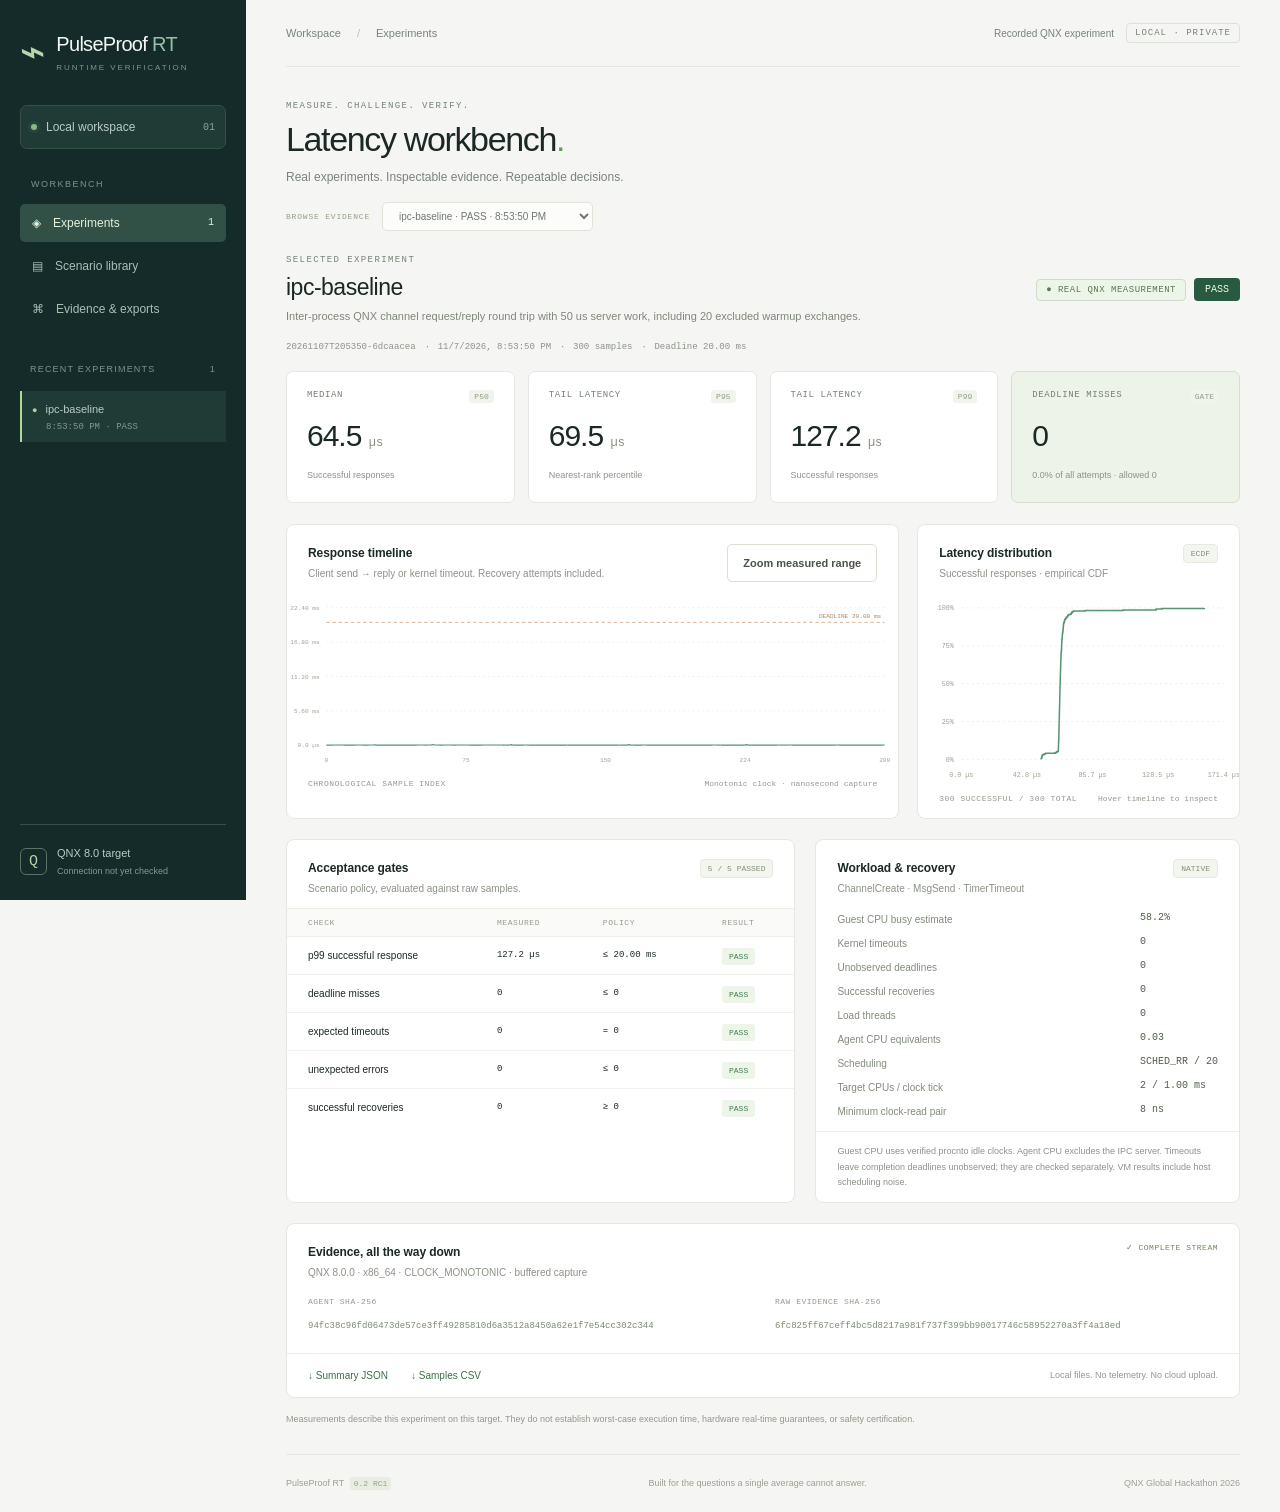
<file: examples/rc/ipc-baseline/report.html>
<!doctype html>
<html lang="en">
<head>
<meta charset="utf-8"><meta name="viewport" content="width=device-width, initial-scale=1">
<meta name="description" content="Inspect real QNX timing, native IPC and recovery experiments.">
<title>PulseProof RT · Latency workbench</title>
<style>:root{--bg:#f5f6f3;--paper:#fff;--ink:#1b2826;--muted:#74807b;--line:#e4e8e2;--green:#2a785d;--green-light:#eaf3ec;--red:#be5944;--red-light:#fff0e9;--nav:#142b29;--mono:Consolas,'Courier New',monospace}*{box-sizing:border-box}html{scroll-behavior:smooth}body{margin:0;background:var(--bg);color:var(--ink);font-family:Segoe UI,Arial,sans-serif;font-size:14px;line-height:1.5}button,select,a{font:inherit}button,a,select{outline-offset:4px}button,a{touch-action:manipulation}a{color:inherit;text-decoration:none}[hidden]{display:none!important}.sidebar{position:fixed;width:246px;inset:0 auto 0 0;background:var(--nav);color:#b8cbc4;padding:29px 20px 22px;display:flex;flex-direction:column;z-index:5}.brand{display:flex;gap:11px;align-items:center;color:#f5f8f4;font-size:20px;letter-spacing:-.7px}.brand b{font-weight:400;color:#98c0a9}.brand small{display:block;color:#78998e;font-size:8px;letter-spacing:1.9px;margin-top:3px}.mark{font-size:43px;line-height:1;color:#b8d4ac;transform:rotate(-5deg)}.workspace{display:flex;align-items:center;gap:9px;background:#203b36;border:1px solid #365048;border-radius:7px;padding:12px 10px;margin-top:31px;font-size:12px}.workspace-tag{margin-left:auto;color:#86a596;font:10px var(--mono)}.green-dot{display:inline-block;width:6px;height:6px;border-radius:50%;background:#88b887;box-shadow:0 0 0 3px #88b88715}.nav-caption{font-size:9px;letter-spacing:1.5px;color:#78968c;margin:29px 11px 12px}nav{display:grid;gap:5px}.nav-link{display:flex;gap:12px;align-items:center;padding:10px 12px;border-radius:5px;color:#a7c0b5;font-size:12px}.nav-link span:last-child:not(:first-of-type){margin-left:auto;font:10px var(--mono)}.nav-link.active{background:#315146;color:#e3f1db}.nav-link:hover{background:#29483f}.history-title{display:flex;justify-content:space-between;font-size:9px;letter-spacing:1.2px;margin:35px 10px 15px;color:#78968c}.history{overflow:auto;flex:1;min-height:80px}.history-item{display:block;width:100%;text-align:left;border:0;border-left:2px solid transparent;background:transparent;padding:10px;color:#b8cbc4;cursor:pointer;font-size:11px;margin-bottom:3px}.history-item.selected{background:#203b36;border-left-color:#b2d69b}.history-item:hover{background:#203b36}.history-item small{display:block;font:9px var(--mono);color:#7c9b8f;margin:4px 0 0 14px}.history-dot{font-size:9px;color:#a7d59b;margin-right:8px}.history-dot.fail{color:#e2a18a}.sidebar-foot{display:flex;align-items:center;gap:10px;padding:20px 0 0;border-top:1px solid #345047;font-size:11px;margin-top:15px}.sidebar-foot small{display:block;font-size:9px;color:#7e9b90;margin-top:3px}.sidebar-foot .green-dot{margin-left:auto}.target-symbol{border:1px solid #577467;color:#b7ceae;padding:4px 8px;border-radius:6px;font:15px var(--mono)}main{margin-left:246px;padding:0 40px;max-width:2000px}.topbar{height:67px;display:flex;align-items:center;justify-content:space-between;border-bottom:1px solid var(--line);font-size:11px;color:#78837a}.slash{padding:0 13px;color:#bac1b8}.local-badge{font:9px var(--mono);letter-spacing:1px;color:#78837a;border:1px solid #dce2d7;padding:4px 8px;border-radius:4px}.page-head{display:flex;justify-content:space-between;align-items:center;padding:34px 0 26px;gap:16px}.eyebrow{font:9px var(--mono);letter-spacing:1.4px;color:#758275}.page-head h1{font-size:34px;letter-spacing:-1.35px;font-weight:500;margin:7px 0 7px;line-height:1.25}.page-head h1 span{color:#68985d}.page-head p{margin:0;color:#7a837b;font-size:12px}.head-actions{display:flex;gap:8px}.button{display:inline-flex;justify-content:center;align-items:center;gap:7px;border:1px solid transparent;border-radius:5px;padding:10px 15px;font-size:11px;font-weight:600;cursor:pointer;white-space:nowrap;min-height:38px}.button:disabled{opacity:.6;cursor:wait}.primary{background:#254e3d;color:#f1f6ed;border-color:#254e3d}.primary:hover{background:#193e2e}.secondary{border-color:#d9e0d4;background:#fff;color:#485448}.secondary:hover{background:#edf2e9}.launch-panel{display:flex;align-items:center;gap:14px;padding:16px 20px;background:#edf0e7;border:1px solid #dce2d2;border-radius:8px;margin-bottom:29px}.launch-icon{font-size:23px;color:#62815b;border:1px solid #c8d4bd;border-radius:6px;width:36px;height:36px;text-align:center}.launch-label{margin-right:auto}.launch-label strong{display:block;font-weight:600;font-size:12px}.launch-label span{display:block;font-size:10px;color:#7b8475;margin-top:3px}select{min-width:185px;background:#fff;color:#394638;border:1px solid #d5ddce;border-radius:5px;padding:10px 29px 10px 12px;font-size:11px}.experiment-head{display:flex;align-items:center;justify-content:space-between;gap:18px}.experiment-head h2{font-size:23px;font-weight:500;letter-spacing:-.5px;margin:5px 0 4px}.experiment-head p{margin:0;color:#7f867b;font-size:11px;max-width:690px}.experiment-status{display:flex;gap:8px;align-items:center;flex-shrink:0}.badge{border:1px solid #cedbca;background:#edf4e8;color:#5a7950;border-radius:4px;padding:5px 9px;font:9px var(--mono);letter-spacing:.5px}.badge.synthetic{color:#9b642b;background:#fff0dc;border-color:#edd5ac}.verdict{background:#285941;color:#f2f9ec;font:10px var(--mono);border-radius:4px;padding:6px 11px}.verdict.fail{background:var(--red)}.run-meta{display:flex;flex-wrap:wrap;gap:22px;font:9px var(--mono);color:#8b9288;padding:17px 0 19px}.run-meta span+span{position:relative}.run-meta span+span:before{content:'·';position:absolute;left:-13px}.metrics{display:grid;grid-template-columns:repeat(4,1fr);gap:13px;margin-bottom:21px}.metric{background:#fff;border:1px solid var(--line);border-radius:7px;padding:18px 20px}.metric>span{display:flex;justify-content:space-between;font:9px var(--mono);letter-spacing:.6px;color:#738173}.metric b{font-size:8px;background:#f1f3ed;color:#929c89;font-weight:400;border-radius:3px;padding:2px 5px;letter-spacing:0}.metric strong{display:block;font-size:30px;font-weight:500;line-height:1.2;letter-spacing:-1px;margin:15px 0 9px;font-variant-numeric:tabular-nums}.metric strong em{font:12px var(--mono);font-style:normal;color:#87917f;letter-spacing:0}.metric small{font-size:9px;color:#8b9387}.deadline-card{background:#edf3e9;border-color:#d4dfcb}.deadline-card.has-misses{background:var(--red-light);border-color:#edd1c5}.deadline-card.has-misses strong{color:var(--red)}.charts{display:grid;grid-template-columns:minmax(0,1.9fr) minmax(0,1fr);gap:18px;margin-bottom:20px}.panel{background:#fff;border:1px solid var(--line);border-radius:8px;min-width:0}.panel-head{display:flex;align-items:flex-start;justify-content:space-between;gap:12px;padding:19px 21px 12px}.panel h3{font-size:12px;font-weight:600;margin:0 0 4px;letter-spacing:-.1px}.panel p{font-size:10px;color:#8b9387;margin:0}.chart-key{font-size:8px;color:#8b9387;white-space:nowrap}.chart-key i{display:inline-block;height:5px;width:5px;background:#569876;margin:0 4px 1px 8px;border-radius:50%}.chart-key i.red{background:#be6b50}.chart-wrap{position:relative}svg{display:block;width:100%;height:auto}.chart-foot{display:flex;justify-content:space-between;padding:8px 21px 15px;color:#929b8a;font:8px var(--mono);gap:10px}.chart-foot span:first-child{letter-spacing:.5px}.small-label{font:8px var(--mono);color:#829078;background:#f3f5ef;padding:4px 7px;border:1px solid #e7ebdf;border-radius:4px;white-space:nowrap}.bottom-grid{display:grid;grid-template-columns:1.2fr 1fr;gap:20px;margin-bottom:20px}table{width:100%;border-collapse:collapse;text-align:left;font-size:10px}th{font:8px var(--mono);letter-spacing:.6px;color:#939a8d;background:#fafbf8;font-weight:400;padding:9px 21px;border-block:1px solid #edf0e8}td{padding:11px 21px;border-bottom:1px solid #f0f2ec;white-space:nowrap}tr:last-child td{border-bottom:0}td:nth-child(2),td:nth-child(3){font-family:var(--mono);font-size:9px}.gate-pass,.gate-fail{font:8px var(--mono);padding:4px 7px;border-radius:3px;color:#3c7c4f;background:#edf5e9}.gate-fail{color:#ac6148;background:#fff0e9}dl{padding:0 21px;margin:4px 0 12px;display:grid;grid-template-columns:1fr auto;gap:9px;font-size:10px}dt{color:#818c7b}dd{margin:0;font:10px var(--mono);color:#506049}.measurement-note{border-top:1px solid #edf0e8;padding:12px 21px!important;font-size:9px!important;line-height:1.7}.comparison-panel{display:flex;flex-wrap:wrap;align-items:center;gap:13px;padding:18px 21px;margin-bottom:20px}.comparison-panel>div{margin-right:auto}.comparison-panel select{max-width:330px}.comparison-panel>p{width:100%;margin:0;font:10px var(--mono)}.evidence-panel .panel-head{padding-bottom:17px}.evidence-seal{color:#6b885a;font:8px var(--mono);letter-spacing:.5px}.hashes{display:grid;grid-template-columns:1fr 1fr;gap:24px;padding:0 21px 19px}.hashes span{display:block;font:8px var(--mono);letter-spacing:.5px;color:#929b89;margin-bottom:7px}.hashes code{font:9px var(--mono);overflow-wrap:anywhere;color:#7c8974}.export-row{border-top:1px solid #e9ede3;display:flex;gap:23px;align-items:center;padding:14px 21px;font-size:10px}.export-row a{color:#3d6d48}.export-row a:hover{text-decoration:underline}.export-row span{margin-left:auto;color:#92998d;font-size:9px}.limitation{font-size:9px;color:#92998b;line-height:1.6;margin:14px 0 27px}footer{display:flex;justify-content:space-between;gap:12px;padding:22px 0;border-top:1px solid var(--line);font-size:9px;color:#9aa18f}footer b{font:8px var(--mono);background:#e8ede1;border-radius:3px;padding:2px 4px;margin-left:3px}.tooltip{position:absolute;top:0;left:50px;background:#1e352f;color:#f3f9ed;border-radius:5px;padding:9px 12px;pointer-events:none;font:10px var(--mono);box-shadow:0 6px 20px #153b2922;white-space:pre;z-index:2}.empty{text-align:center;padding:70px 0 100px;color:#76866d}.empty h2{font-size:25px;letter-spacing:-.7px;font-weight:500;color:#344b37;margin:12px}.empty p{font-size:12px;line-height:1.8}.empty-wave{font-size:65px;color:#81a56d}#notice{padding:12px 16px;border:1px solid #e2d5b7;border-radius:6px;margin-bottom:20px;font-size:12px;background:#fff7e7;color:#7d693e}.sr-only{position:absolute;width:1px;height:1px;padding:0;overflow:hidden;clip:rect(0,0,0,0);white-space:nowrap;border:0}@media(min-width:1700px){main{padding-inline:55px}.page-head{padding-top:42px}.metrics{gap:20px}.metric{padding:22px 25px}.metric strong{font-size:35px}.panel-head{padding-top:23px}}@media(max-width:1150px){.sidebar{width:205px;padding-inline:14px}main{margin-left:205px;padding-inline:24px}.launch-label span{display:none}.charts{grid-template-columns:1fr}.distribution-panel svg{max-height:240px}.bottom-grid{grid-template-columns:1fr}.metrics{gap:9px}.metric{padding:14px}.metric strong{font-size:25px}.experiment-status{flex-direction:column}.page-head h1{font-size:29px}.hashes{grid-template-columns:1fr;gap:13px}}@media(max-width:760px){.sidebar{position:static;width:auto;padding:15px 18px;display:block}.sidebar .workspace,.sidebar nav,.sidebar .nav-caption,.history-title,.history,.sidebar-foot{display:none}main{margin-left:0;padding:0 17px}.brand{font-size:19px}.brand small{display:none}.mark{font-size:28px}.topbar{height:48px}.page-head{padding-top:24px;align-items:flex-start}.page-head h1{font-size:27px}.page-head p{font-size:10px}.head-actions{flex-direction:column}.launch-panel{flex-wrap:wrap;padding:14px;gap:10px}.launch-label{flex:1}.launch-icon{display:none}.launch-panel select{flex:1;min-width:140px}.metrics{grid-template-columns:1fr 1fr}.experiment-head{align-items:flex-start}.experiment-head h2{font-size:20px}.run-meta{gap:10px 20px}.experiment-head p{max-width:300px}.chart-key{display:none}.panel-head{padding-inline:15px}td,th{padding-inline:13px}.export-row{flex-wrap:wrap;gap:15px}.export-row span{width:100%;margin-left:0}footer span:nth-child(2){display:none}.comparison-panel select{width:100%;max-width:none}.hashes code{font-size:8px}}
.browse-runs{display:flex;align-items:center;gap:12px;margin:-10px 0 24px}.browse-runs label{font:8px var(--mono);letter-spacing:.8px;color:#939d8b}.browse-runs select{font-size:10px;padding-block:7px;max-width:360px}.browse-runs:has(select:empty){display:none}
.health{display:flex;align-items:center;gap:12px;font-size:10px}.health button{border:0;background:transparent;color:#467354;text-decoration:underline;cursor:pointer;font-size:10px}@media(max-width:760px){.topbar{height:auto;min-height:58px;gap:10px;flex-wrap:wrap;padding-block:10px}.health{gap:8px;font-size:8px}.health .local-badge{display:none}.panel-head .button{font-size:8px;padding:6px;min-height:28px}}
</style>
<script>window.__PULSEPROOF_REPORT__={"schema_version": 1, "scenario": {"schema_version": 1, "id": "ipc-baseline", "description": "Inter-process QNX channel request/reply round trip with 50 us server work, including 20 excluded warmup exchanges.", "mode": "ipc", "parameters": {"samples": 300, "period_us": 5000, "deadline_us": 20000, "work_us": 50, "load_threads": 0, "fault_every": 0, "fault_delay_us": 0, "timeout_us": 20000, "priority": 20}, "gates": {"p99_success_ns": 20000000, "max_deadline_misses": 0, "expected_timeouts": 0, "min_recoveries": 0}}, "metadata": {"type": "metadata", "schema_version": 1, "source": "qnx-native", "agent_version": "0.2.0-rc1", "os": "QNX", "release": "8.0.0", "arch": "x86_64", "machine": "x86pc", "clock": "CLOCK_MONOTONIC", "mode": "ipc", "samples": 300, "period_us": 5000, "deadline_us": 20000, "work_us": 50, "load_threads": 0, "fault_every": 0, "fault_delay_us": 0, "timeout_us": 20000, "priority": 20, "scheduler": "SCHED_RR", "cpu_count": 2, "tick_ns": 1000000, "clock_resolution_ns": 1000000, "clock_read_min_ns": 8, "cycles_per_second": 3503997000, "started_epoch": 1794084829, "timeout_errno": 260, "service_build": 0}, "source": "qnx-native", "verdict": "PASS", "latency": {"count": 300, "min_ns": 52064, "p50_ns": 64516, "p95_ns": 69546, "p99_ns": 127169, "max_ns": 158661}, "successful_latency": {"count": 300, "min_ns": 52064, "p50_ns": 64516, "p95_ns": 69546, "p99_ns": 127169, "max_ns": 158661}, "wake_lateness": {"count": 300, "min_ns": 0, "p50_ns": 0, "p95_ns": 0, "p99_ns": 0, "max_ns": 0}, "deadline_misses": 0, "unobserved_deadlines": 0, "timeouts": 0, "unexpected_errors": 0, "recoveries": 0, "checks": [{"name": "p99 successful response", "actual": 127169, "limit": 20000000, "pass": true}, {"name": "deadline misses", "actual": 0, "limit": 0, "pass": true}, {"name": "expected timeouts", "actual": 0, "limit": 0, "pass": true}, {"name": "unexpected errors", "actual": 0, "limit": 0, "pass": true}, {"name": "successful recoveries", "actual": 0, "limit": 0, "pass": true}], "completion": {"type": "complete", "samples": 300, "elapsed_ns": 20999489, "process_cpu_ns": 574925, "system_cpu_available": true, "idle_cpu_ns": 17564316, "cpu_observation_ns": 21003601}, "process_cpu_equivalents": 0.027378047151528306, "system_busy_fraction": 0.5818736987052839, "comparison_signature": "220f186505ce37869bc1d36e9a95c52db7e1753b685d87603bc42505423fa1d4", "samples": [{"type": "sample", "sequence": 0, "latency_ns": 63959, "wake_lateness_ns": 0, "error": 0, "timeout": false, "injected": false, "recovery": false, "deadline_miss": false, "deadline_unobserved": false}, {"type": "sample", "sequence": 1, "latency_ns": 63848, "wake_lateness_ns": 0, "error": 0, "timeout": false, "injected": false, "recovery": false, "deadline_miss": false, "deadline_unobserved": false}, {"type": "sample", "sequence": 2, "latency_ns": 64635, "wake_lateness_ns": 0, "error": 0, "timeout": false, "injected": false, "recovery": false, "deadline_miss": false, "deadline_unobserved": false}, {"type": "sample", "sequence": 3, "latency_ns": 65084, "wake_lateness_ns": 0, "error": 0, "timeout": false, "injected": false, "recovery": false, "deadline_miss": false, "deadline_unobserved": false}, {"type": "sample", "sequence": 4, "latency_ns": 65368, "wake_lateness_ns": 0, "error": 0, "timeout": false, "injected": false, "recovery": false, "deadline_miss": false, "deadline_unobserved": false}, {"type": "sample", "sequence": 5, "latency_ns": 66127, "wake_lateness_ns": 0, "error": 0, "timeout": false, "injected": false, "recovery": false, "deadline_miss": false, "deadline_unobserved": false}, {"type": "sample", "sequence": 6, "latency_ns": 66770, "wake_lateness_ns": 0, "error": 0, "timeout": false, "injected": false, "recovery": false, "deadline_miss": false, "deadline_unobserved": false}, {"type": "sample", "sequence": 7, "latency_ns": 65896, "wake_lateness_ns": 0, "error": 0, "timeout": false, "injected": false, "recovery": false, "deadline_miss": false, "deadline_unobserved": false}, {"type": "sample", "sequence": 8, "latency_ns": 65442, "wake_lateness_ns": 0, "error": 0, "timeout": false, "injected": false, "recovery": false, "deadline_miss": false, "deadline_unobserved": false}, {"type": "sample", "sequence": 9, "latency_ns": 65969, "wake_lateness_ns": 0, "error": 0, "timeout": false, "injected": false, "recovery": false, "deadline_miss": false, "deadline_unobserved": false}, {"type": "sample", "sequence": 10, "latency_ns": 65175, "wake_lateness_ns": 0, "error": 0, "timeout": false, "injected": false, "recovery": false, "deadline_miss": false, "deadline_unobserved": false}, {"type": "sample", "sequence": 11, "latency_ns": 64760, "wake_lateness_ns": 0, "error": 0, "timeout": false, "injected": false, "recovery": false, "deadline_miss": false, "deadline_unobserved": false}, {"type": "sample", "sequence": 12, "latency_ns": 64710, "wake_lateness_ns": 0, "error": 0, "timeout": false, "injected": false, "recovery": false, "deadline_miss": false, "deadline_unobserved": false}, {"type": "sample", "sequence": 13, "latency_ns": 64350, "wake_lateness_ns": 0, "error": 0, "timeout": false, "injected": false, "recovery": false, "deadline_miss": false, "deadline_unobserved": false}, {"type": "sample", "sequence": 14, "latency_ns": 63536, "wake_lateness_ns": 0, "error": 0, "timeout": false, "injected": false, "recovery": false, "deadline_miss": false, "deadline_unobserved": false}, {"type": "sample", "sequence": 15, "latency_ns": 63896, "wake_lateness_ns": 0, "error": 0, "timeout": false, "injected": false, "recovery": false, "deadline_miss": false, "deadline_unobserved": false}, {"type": "sample", "sequence": 16, "latency_ns": 68757, "wake_lateness_ns": 0, "error": 0, "timeout": false, "injected": false, "recovery": false, "deadline_miss": false, "deadline_unobserved": false}, {"type": "sample", "sequence": 17, "latency_ns": 68264, "wake_lateness_ns": 0, "error": 0, "timeout": false, "injected": false, "recovery": false, "deadline_miss": false, "deadline_unobserved": false}, {"type": "sample", "sequence": 18, "latency_ns": 66589, "wake_lateness_ns": 0, "error": 0, "timeout": false, "injected": false, "recovery": false, "deadline_miss": false, "deadline_unobserved": false}, {"type": "sample", "sequence": 19, "latency_ns": 65935, "wake_lateness_ns": 0, "error": 0, "timeout": false, "injected": false, "recovery": false, "deadline_miss": false, "deadline_unobserved": false}, {"type": "sample", "sequence": 20, "latency_ns": 64895, "wake_lateness_ns": 0, "error": 0, "timeout": false, "injected": false, "recovery": false, "deadline_miss": false, "deadline_unobserved": false}, {"type": "sample", "sequence": 21, "latency_ns": 64132, "wake_lateness_ns": 0, "error": 0, "timeout": false, "injected": false, "recovery": false, "deadline_miss": false, "deadline_unobserved": false}, {"type": "sample", "sequence": 22, "latency_ns": 64611, "wake_lateness_ns": 0, "error": 0, "timeout": false, "injected": false, "recovery": false, "deadline_miss": false, "deadline_unobserved": false}, {"type": "sample", "sequence": 23, "latency_ns": 65949, "wake_lateness_ns": 0, "error": 0, "timeout": false, "injected": false, "recovery": false, "deadline_miss": false, "deadline_unobserved": false}, {"type": "sample", "sequence": 24, "latency_ns": 65929, "wake_lateness_ns": 0, "error": 0, "timeout": false, "injected": false, "recovery": false, "deadline_miss": false, "deadline_unobserved": false}, {"type": "sample", "sequence": 25, "latency_ns": 65540, "wake_lateness_ns": 0, "error": 0, "timeout": false, "injected": false, "recovery": false, "deadline_miss": false, "deadline_unobserved": false}, {"type": "sample", "sequence": 26, "latency_ns": 105552, "wake_lateness_ns": 0, "error": 0, "timeout": false, "injected": false, "recovery": false, "deadline_miss": false, "deadline_unobserved": false}, {"type": "sample", "sequence": 27, "latency_ns": 53949, "wake_lateness_ns": 0, "error": 0, "timeout": false, "injected": false, "recovery": false, "deadline_miss": false, "deadline_unobserved": false}, {"type": "sample", "sequence": 28, "latency_ns": 66081, "wake_lateness_ns": 0, "error": 0, "timeout": false, "injected": false, "recovery": false, "deadline_miss": false, "deadline_unobserved": false}, {"type": "sample", "sequence": 29, "latency_ns": 64127, "wake_lateness_ns": 0, "error": 0, "timeout": false, "injected": false, "recovery": false, "deadline_miss": false, "deadline_unobserved": false}, {"type": "sample", "sequence": 30, "latency_ns": 64198, "wake_lateness_ns": 0, "error": 0, "timeout": false, "injected": false, "recovery": false, "deadline_miss": false, "deadline_unobserved": false}, {"type": "sample", "sequence": 31, "latency_ns": 63523, "wake_lateness_ns": 0, "error": 0, "timeout": false, "injected": false, "recovery": false, "deadline_miss": false, "deadline_unobserved": false}, {"type": "sample", "sequence": 32, "latency_ns": 63551, "wake_lateness_ns": 0, "error": 0, "timeout": false, "injected": false, "recovery": false, "deadline_miss": false, "deadline_unobserved": false}, {"type": "sample", "sequence": 33, "latency_ns": 63982, "wake_lateness_ns": 0, "error": 0, "timeout": false, "injected": false, "recovery": false, "deadline_miss": false, "deadline_unobserved": false}, {"type": "sample", "sequence": 34, "latency_ns": 63910, "wake_lateness_ns": 0, "error": 0, "timeout": false, "injected": false, "recovery": false, "deadline_miss": false, "deadline_unobserved": false}, {"type": "sample", "sequence": 35, "latency_ns": 63829, "wake_lateness_ns": 0, "error": 0, "timeout": false, "injected": false, "recovery": false, "deadline_miss": false, "deadline_unobserved": false}, {"type": "sample", "sequence": 36, "latency_ns": 63815, "wake_lateness_ns": 0, "error": 0, "timeout": false, "injected": false, "recovery": false, "deadline_miss": false, "deadline_unobserved": false}, {"type": "sample", "sequence": 37, "latency_ns": 63397, "wake_lateness_ns": 0, "error": 0, "timeout": false, "injected": false, "recovery": false, "deadline_miss": false, "deadline_unobserved": false}, {"type": "sample", "sequence": 38, "latency_ns": 64256, "wake_lateness_ns": 0, "error": 0, "timeout": false, "injected": false, "recovery": false, "deadline_miss": false, "deadline_unobserved": false}, {"type": "sample", "sequence": 39, "latency_ns": 63732, "wake_lateness_ns": 0, "error": 0, "timeout": false, "injected": false, "recovery": false, "deadline_miss": false, "deadline_unobserved": false}, {"type": "sample", "sequence": 40, "latency_ns": 65040, "wake_lateness_ns": 0, "error": 0, "timeout": false, "injected": false, "recovery": false, "deadline_miss": false, "deadline_unobserved": false}, {"type": "sample", "sequence": 41, "latency_ns": 63924, "wake_lateness_ns": 0, "error": 0, "timeout": false, "injected": false, "recovery": false, "deadline_miss": false, "deadline_unobserved": false}, {"type": "sample", "sequence": 42, "latency_ns": 64259, "wake_lateness_ns": 0, "error": 0, "timeout": false, "injected": false, "recovery": false, "deadline_miss": false, "deadline_unobserved": false}, {"type": "sample", "sequence": 43, "latency_ns": 64906, "wake_lateness_ns": 0, "error": 0, "timeout": false, "injected": false, "recovery": false, "deadline_miss": false, "deadline_unobserved": false}, {"type": "sample", "sequence": 44, "latency_ns": 64742, "wake_lateness_ns": 0, "error": 0, "timeout": false, "injected": false, "recovery": false, "deadline_miss": false, "deadline_unobserved": false}, {"type": "sample", "sequence": 45, "latency_ns": 63938, "wake_lateness_ns": 0, "error": 0, "timeout": false, "injected": false, "recovery": false, "deadline_miss": false, "deadline_unobserved": false}, {"type": "sample", "sequence": 46, "latency_ns": 63935, "wake_lateness_ns": 0, "error": 0, "timeout": false, "injected": false, "recovery": false, "deadline_miss": false, "deadline_unobserved": false}, {"type": "sample", "sequence": 47, "latency_ns": 63871, "wake_lateness_ns": 0, "error": 0, "timeout": false, "injected": false, "recovery": false, "deadline_miss": false, "deadline_unobserved": false}, {"type": "sample", "sequence": 48, "latency_ns": 64108, "wake_lateness_ns": 0, "error": 0, "timeout": false, "injected": false, "recovery": false, "deadline_miss": false, "deadline_unobserved": false}, {"type": "sample", "sequence": 49, "latency_ns": 67513, "wake_lateness_ns": 0, "error": 0, "timeout": false, "injected": false, "recovery": false, "deadline_miss": false, "deadline_unobserved": false}, {"type": "sample", "sequence": 50, "latency_ns": 71932, "wake_lateness_ns": 0, "error": 0, "timeout": false, "injected": false, "recovery": false, "deadline_miss": false, "deadline_unobserved": false}, {"type": "sample", "sequence": 51, "latency_ns": 71373, "wake_lateness_ns": 0, "error": 0, "timeout": false, "injected": false, "recovery": false, "deadline_miss": false, "deadline_unobserved": false}, {"type": "sample", "sequence": 52, "latency_ns": 72098, "wake_lateness_ns": 0, "error": 0, "timeout": false, "injected": false, "recovery": false, "deadline_miss": false, "deadline_unobserved": false}, {"type": "sample", "sequence": 53, "latency_ns": 55169, "wake_lateness_ns": 0, "error": 0, "timeout": false, "injected": false, "recovery": false, "deadline_miss": false, "deadline_unobserved": false}, {"type": "sample", "sequence": 54, "latency_ns": 73346, "wake_lateness_ns": 0, "error": 0, "timeout": false, "injected": false, "recovery": false, "deadline_miss": false, "deadline_unobserved": false}, {"type": "sample", "sequence": 55, "latency_ns": 70346, "wake_lateness_ns": 0, "error": 0, "timeout": false, "injected": false, "recovery": false, "deadline_miss": false, "deadline_unobserved": false}, {"type": "sample", "sequence": 56, "latency_ns": 68173, "wake_lateness_ns": 0, "error": 0, "timeout": false, "injected": false, "recovery": false, "deadline_miss": false, "deadline_unobserved": false}, {"type": "sample", "sequence": 57, "latency_ns": 158661, "wake_lateness_ns": 0, "error": 0, "timeout": false, "injected": false, "recovery": false, "deadline_miss": false, "deadline_unobserved": false}, {"type": "sample", "sequence": 58, "latency_ns": 66618, "wake_lateness_ns": 0, "error": 0, "timeout": false, "injected": false, "recovery": false, "deadline_miss": false, "deadline_unobserved": false}, {"type": "sample", "sequence": 59, "latency_ns": 66304, "wake_lateness_ns": 0, "error": 0, "timeout": false, "injected": false, "recovery": false, "deadline_miss": false, "deadline_unobserved": false}, {"type": "sample", "sequence": 60, "latency_ns": 67343, "wake_lateness_ns": 0, "error": 0, "timeout": false, "injected": false, "recovery": false, "deadline_miss": false, "deadline_unobserved": false}, {"type": "sample", "sequence": 61, "latency_ns": 65154, "wake_lateness_ns": 0, "error": 0, "timeout": false, "injected": false, "recovery": false, "deadline_miss": false, "deadline_unobserved": false}, {"type": "sample", "sequence": 62, "latency_ns": 64043, "wake_lateness_ns": 0, "error": 0, "timeout": false, "injected": false, "recovery": false, "deadline_miss": false, "deadline_unobserved": false}, {"type": "sample", "sequence": 63, "latency_ns": 65509, "wake_lateness_ns": 0, "error": 0, "timeout": false, "injected": false, "recovery": false, "deadline_miss": false, "deadline_unobserved": false}, {"type": "sample", "sequence": 64, "latency_ns": 69323, "wake_lateness_ns": 0, "error": 0, "timeout": false, "injected": false, "recovery": false, "deadline_miss": false, "deadline_unobserved": false}, {"type": "sample", "sequence": 65, "latency_ns": 67467, "wake_lateness_ns": 0, "error": 0, "timeout": false, "injected": false, "recovery": false, "deadline_miss": false, "deadline_unobserved": false}, {"type": "sample", "sequence": 66, "latency_ns": 66962, "wake_lateness_ns": 0, "error": 0, "timeout": false, "injected": false, "recovery": false, "deadline_miss": false, "deadline_unobserved": false}, {"type": "sample", "sequence": 67, "latency_ns": 65444, "wake_lateness_ns": 0, "error": 0, "timeout": false, "injected": false, "recovery": false, "deadline_miss": false, "deadline_unobserved": false}, {"type": "sample", "sequence": 68, "latency_ns": 64560, "wake_lateness_ns": 0, "error": 0, "timeout": false, "injected": false, "recovery": false, "deadline_miss": false, "deadline_unobserved": false}, {"type": "sample", "sequence": 69, "latency_ns": 64985, "wake_lateness_ns": 0, "error": 0, "timeout": false, "injected": false, "recovery": false, "deadline_miss": false, "deadline_unobserved": false}, {"type": "sample", "sequence": 70, "latency_ns": 65985, "wake_lateness_ns": 0, "error": 0, "timeout": false, "injected": false, "recovery": false, "deadline_miss": false, "deadline_unobserved": false}, {"type": "sample", "sequence": 71, "latency_ns": 66572, "wake_lateness_ns": 0, "error": 0, "timeout": false, "injected": false, "recovery": false, "deadline_miss": false, "deadline_unobserved": false}, {"type": "sample", "sequence": 72, "latency_ns": 66297, "wake_lateness_ns": 0, "error": 0, "timeout": false, "injected": false, "recovery": false, "deadline_miss": false, "deadline_unobserved": false}, {"type": "sample", "sequence": 73, "latency_ns": 69546, "wake_lateness_ns": 0, "error": 0, "timeout": false, "injected": false, "recovery": false, "deadline_miss": false, "deadline_unobserved": false}, {"type": "sample", "sequence": 74, "latency_ns": 69621, "wake_lateness_ns": 0, "error": 0, "timeout": false, "injected": false, "recovery": false, "deadline_miss": false, "deadline_unobserved": false}, {"type": "sample", "sequence": 75, "latency_ns": 65581, "wake_lateness_ns": 0, "error": 0, "timeout": false, "injected": false, "recovery": false, "deadline_miss": false, "deadline_unobserved": false}, {"type": "sample", "sequence": 76, "latency_ns": 66398, "wake_lateness_ns": 0, "error": 0, "timeout": false, "injected": false, "recovery": false, "deadline_miss": false, "deadline_unobserved": false}, {"type": "sample", "sequence": 77, "latency_ns": 52947, "wake_lateness_ns": 0, "error": 0, "timeout": false, "injected": false, "recovery": false, "deadline_miss": false, "deadline_unobserved": false}, {"type": "sample", "sequence": 78, "latency_ns": 65505, "wake_lateness_ns": 0, "error": 0, "timeout": false, "injected": false, "recovery": false, "deadline_miss": false, "deadline_unobserved": false}, {"type": "sample", "sequence": 79, "latency_ns": 63694, "wake_lateness_ns": 0, "error": 0, "timeout": false, "injected": false, "recovery": false, "deadline_miss": false, "deadline_unobserved": false}, {"type": "sample", "sequence": 80, "latency_ns": 63751, "wake_lateness_ns": 0, "error": 0, "timeout": false, "injected": false, "recovery": false, "deadline_miss": false, "deadline_unobserved": false}, {"type": "sample", "sequence": 81, "latency_ns": 64194, "wake_lateness_ns": 0, "error": 0, "timeout": false, "injected": false, "recovery": false, "deadline_miss": false, "deadline_unobserved": false}, {"type": "sample", "sequence": 82, "latency_ns": 68600, "wake_lateness_ns": 0, "error": 0, "timeout": false, "injected": false, "recovery": false, "deadline_miss": false, "deadline_unobserved": false}, {"type": "sample", "sequence": 83, "latency_ns": 64479, "wake_lateness_ns": 0, "error": 0, "timeout": false, "injected": false, "recovery": false, "deadline_miss": false, "deadline_unobserved": false}, {"type": "sample", "sequence": 84, "latency_ns": 65422, "wake_lateness_ns": 0, "error": 0, "timeout": false, "injected": false, "recovery": false, "deadline_miss": false, "deadline_unobserved": false}, {"type": "sample", "sequence": 85, "latency_ns": 65515, "wake_lateness_ns": 0, "error": 0, "timeout": false, "injected": false, "recovery": false, "deadline_miss": false, "deadline_unobserved": false}, {"type": "sample", "sequence": 86, "latency_ns": 65660, "wake_lateness_ns": 0, "error": 0, "timeout": false, "injected": false, "recovery": false, "deadline_miss": false, "deadline_unobserved": false}, {"type": "sample", "sequence": 87, "latency_ns": 66637, "wake_lateness_ns": 0, "error": 0, "timeout": false, "injected": false, "recovery": false, "deadline_miss": false, "deadline_unobserved": false}, {"type": "sample", "sequence": 88, "latency_ns": 66754, "wake_lateness_ns": 0, "error": 0, "timeout": false, "injected": false, "recovery": false, "deadline_miss": false, "deadline_unobserved": false}, {"type": "sample", "sequence": 89, "latency_ns": 66475, "wake_lateness_ns": 0, "error": 0, "timeout": false, "injected": false, "recovery": false, "deadline_miss": false, "deadline_unobserved": false}, {"type": "sample", "sequence": 90, "latency_ns": 67105, "wake_lateness_ns": 0, "error": 0, "timeout": false, "injected": false, "recovery": false, "deadline_miss": false, "deadline_unobserved": false}, {"type": "sample", "sequence": 91, "latency_ns": 67402, "wake_lateness_ns": 0, "error": 0, "timeout": false, "injected": false, "recovery": false, "deadline_miss": false, "deadline_unobserved": false}, {"type": "sample", "sequence": 92, "latency_ns": 66212, "wake_lateness_ns": 0, "error": 0, "timeout": false, "injected": false, "recovery": false, "deadline_miss": false, "deadline_unobserved": false}, {"type": "sample", "sequence": 93, "latency_ns": 65339, "wake_lateness_ns": 0, "error": 0, "timeout": false, "injected": false, "recovery": false, "deadline_miss": false, "deadline_unobserved": false}, {"type": "sample", "sequence": 94, "latency_ns": 66391, "wake_lateness_ns": 0, "error": 0, "timeout": false, "injected": false, "recovery": false, "deadline_miss": false, "deadline_unobserved": false}, {"type": "sample", "sequence": 95, "latency_ns": 65262, "wake_lateness_ns": 0, "error": 0, "timeout": false, "injected": false, "recovery": false, "deadline_miss": false, "deadline_unobserved": false}, {"type": "sample", "sequence": 96, "latency_ns": 65669, "wake_lateness_ns": 0, "error": 0, "timeout": false, "injected": false, "recovery": false, "deadline_miss": false, "deadline_unobserved": false}, {"type": "sample", "sequence": 97, "latency_ns": 64846, "wake_lateness_ns": 0, "error": 0, "timeout": false, "injected": false, "recovery": false, "deadline_miss": false, "deadline_unobserved": false}, {"type": "sample", "sequence": 98, "latency_ns": 66725, "wake_lateness_ns": 0, "error": 0, "timeout": false, "injected": false, "recovery": false, "deadline_miss": false, "deadline_unobserved": false}, {"type": "sample", "sequence": 99, "latency_ns": 127201, "wake_lateness_ns": 0, "error": 0, "timeout": false, "injected": false, "recovery": false, "deadline_miss": false, "deadline_unobserved": false}, {"type": "sample", "sequence": 100, "latency_ns": 65700, "wake_lateness_ns": 0, "error": 0, "timeout": false, "injected": false, "recovery": false, "deadline_miss": false, "deadline_unobserved": false}, {"type": "sample", "sequence": 101, "latency_ns": 64885, "wake_lateness_ns": 0, "error": 0, "timeout": false, "injected": false, "recovery": false, "deadline_miss": false, "deadline_unobserved": false}, {"type": "sample", "sequence": 102, "latency_ns": 64803, "wake_lateness_ns": 0, "error": 0, "timeout": false, "injected": false, "recovery": false, "deadline_miss": false, "deadline_unobserved": false}, {"type": "sample", "sequence": 103, "latency_ns": 63815, "wake_lateness_ns": 0, "error": 0, "timeout": false, "injected": false, "recovery": false, "deadline_miss": false, "deadline_unobserved": false}, {"type": "sample", "sequence": 104, "latency_ns": 64290, "wake_lateness_ns": 0, "error": 0, "timeout": false, "injected": false, "recovery": false, "deadline_miss": false, "deadline_unobserved": false}, {"type": "sample", "sequence": 105, "latency_ns": 64838, "wake_lateness_ns": 0, "error": 0, "timeout": false, "injected": false, "recovery": false, "deadline_miss": false, "deadline_unobserved": false}, {"type": "sample", "sequence": 106, "latency_ns": 65546, "wake_lateness_ns": 0, "error": 0, "timeout": false, "injected": false, "recovery": false, "deadline_miss": false, "deadline_unobserved": false}, {"type": "sample", "sequence": 107, "latency_ns": 65570, "wake_lateness_ns": 0, "error": 0, "timeout": false, "injected": false, "recovery": false, "deadline_miss": false, "deadline_unobserved": false}, {"type": "sample", "sequence": 108, "latency_ns": 65741, "wake_lateness_ns": 0, "error": 0, "timeout": false, "injected": false, "recovery": false, "deadline_miss": false, "deadline_unobserved": false}, {"type": "sample", "sequence": 109, "latency_ns": 65071, "wake_lateness_ns": 0, "error": 0, "timeout": false, "injected": false, "recovery": false, "deadline_miss": false, "deadline_unobserved": false}, {"type": "sample", "sequence": 110, "latency_ns": 65091, "wake_lateness_ns": 0, "error": 0, "timeout": false, "injected": false, "recovery": false, "deadline_miss": false, "deadline_unobserved": false}, {"type": "sample", "sequence": 111, "latency_ns": 64598, "wake_lateness_ns": 0, "error": 0, "timeout": false, "injected": false, "recovery": false, "deadline_miss": false, "deadline_unobserved": false}, {"type": "sample", "sequence": 112, "latency_ns": 64733, "wake_lateness_ns": 0, "error": 0, "timeout": false, "injected": false, "recovery": false, "deadline_miss": false, "deadline_unobserved": false}, {"type": "sample", "sequence": 113, "latency_ns": 64317, "wake_lateness_ns": 0, "error": 0, "timeout": false, "injected": false, "recovery": false, "deadline_miss": false, "deadline_unobserved": false}, {"type": "sample", "sequence": 114, "latency_ns": 64139, "wake_lateness_ns": 0, "error": 0, "timeout": false, "injected": false, "recovery": false, "deadline_miss": false, "deadline_unobserved": false}, {"type": "sample", "sequence": 115, "latency_ns": 64432, "wake_lateness_ns": 0, "error": 0, "timeout": false, "injected": false, "recovery": false, "deadline_miss": false, "deadline_unobserved": false}, {"type": "sample", "sequence": 116, "latency_ns": 63698, "wake_lateness_ns": 0, "error": 0, "timeout": false, "injected": false, "recovery": false, "deadline_miss": false, "deadline_unobserved": false}, {"type": "sample", "sequence": 117, "latency_ns": 64519, "wake_lateness_ns": 0, "error": 0, "timeout": false, "injected": false, "recovery": false, "deadline_miss": false, "deadline_unobserved": false}, {"type": "sample", "sequence": 118, "latency_ns": 63571, "wake_lateness_ns": 0, "error": 0, "timeout": false, "injected": false, "recovery": false, "deadline_miss": false, "deadline_unobserved": false}, {"type": "sample", "sequence": 119, "latency_ns": 63695, "wake_lateness_ns": 0, "error": 0, "timeout": false, "injected": false, "recovery": false, "deadline_miss": false, "deadline_unobserved": false}, {"type": "sample", "sequence": 120, "latency_ns": 64679, "wake_lateness_ns": 0, "error": 0, "timeout": false, "injected": false, "recovery": false, "deadline_miss": false, "deadline_unobserved": false}, {"type": "sample", "sequence": 121, "latency_ns": 63672, "wake_lateness_ns": 0, "error": 0, "timeout": false, "injected": false, "recovery": false, "deadline_miss": false, "deadline_unobserved": false}, {"type": "sample", "sequence": 122, "latency_ns": 64228, "wake_lateness_ns": 0, "error": 0, "timeout": false, "injected": false, "recovery": false, "deadline_miss": false, "deadline_unobserved": false}, {"type": "sample", "sequence": 123, "latency_ns": 63796, "wake_lateness_ns": 0, "error": 0, "timeout": false, "injected": false, "recovery": false, "deadline_miss": false, "deadline_unobserved": false}, {"type": "sample", "sequence": 124, "latency_ns": 64684, "wake_lateness_ns": 0, "error": 0, "timeout": false, "injected": false, "recovery": false, "deadline_miss": false, "deadline_unobserved": false}, {"type": "sample", "sequence": 125, "latency_ns": 63688, "wake_lateness_ns": 0, "error": 0, "timeout": false, "injected": false, "recovery": false, "deadline_miss": false, "deadline_unobserved": false}, {"type": "sample", "sequence": 126, "latency_ns": 64254, "wake_lateness_ns": 0, "error": 0, "timeout": false, "injected": false, "recovery": false, "deadline_miss": false, "deadline_unobserved": false}, {"type": "sample", "sequence": 127, "latency_ns": 64399, "wake_lateness_ns": 0, "error": 0, "timeout": false, "injected": false, "recovery": false, "deadline_miss": false, "deadline_unobserved": false}, {"type": "sample", "sequence": 128, "latency_ns": 64415, "wake_lateness_ns": 0, "error": 0, "timeout": false, "injected": false, "recovery": false, "deadline_miss": false, "deadline_unobserved": false}, {"type": "sample", "sequence": 129, "latency_ns": 65387, "wake_lateness_ns": 0, "error": 0, "timeout": false, "injected": false, "recovery": false, "deadline_miss": false, "deadline_unobserved": false}, {"type": "sample", "sequence": 130, "latency_ns": 65071, "wake_lateness_ns": 0, "error": 0, "timeout": false, "injected": false, "recovery": false, "deadline_miss": false, "deadline_unobserved": false}, {"type": "sample", "sequence": 131, "latency_ns": 64358, "wake_lateness_ns": 0, "error": 0, "timeout": false, "injected": false, "recovery": false, "deadline_miss": false, "deadline_unobserved": false}, {"type": "sample", "sequence": 132, "latency_ns": 64177, "wake_lateness_ns": 0, "error": 0, "timeout": false, "injected": false, "recovery": false, "deadline_miss": false, "deadline_unobserved": false}, {"type": "sample", "sequence": 133, "latency_ns": 63681, "wake_lateness_ns": 0, "error": 0, "timeout": false, "injected": false, "recovery": false, "deadline_miss": false, "deadline_unobserved": false}, {"type": "sample", "sequence": 134, "latency_ns": 64003, "wake_lateness_ns": 0, "error": 0, "timeout": false, "injected": false, "recovery": false, "deadline_miss": false, "deadline_unobserved": false}, {"type": "sample", "sequence": 135, "latency_ns": 63313, "wake_lateness_ns": 0, "error": 0, "timeout": false, "injected": false, "recovery": false, "deadline_miss": false, "deadline_unobserved": false}, {"type": "sample", "sequence": 136, "latency_ns": 63126, "wake_lateness_ns": 0, "error": 0, "timeout": false, "injected": false, "recovery": false, "deadline_miss": false, "deadline_unobserved": false}, {"type": "sample", "sequence": 137, "latency_ns": 63374, "wake_lateness_ns": 0, "error": 0, "timeout": false, "injected": false, "recovery": false, "deadline_miss": false, "deadline_unobserved": false}, {"type": "sample", "sequence": 138, "latency_ns": 63834, "wake_lateness_ns": 0, "error": 0, "timeout": false, "injected": false, "recovery": false, "deadline_miss": false, "deadline_unobserved": false}, {"type": "sample", "sequence": 139, "latency_ns": 64405, "wake_lateness_ns": 0, "error": 0, "timeout": false, "injected": false, "recovery": false, "deadline_miss": false, "deadline_unobserved": false}, {"type": "sample", "sequence": 140, "latency_ns": 64037, "wake_lateness_ns": 0, "error": 0, "timeout": false, "injected": false, "recovery": false, "deadline_miss": false, "deadline_unobserved": false}, {"type": "sample", "sequence": 141, "latency_ns": 63957, "wake_lateness_ns": 0, "error": 0, "timeout": false, "injected": false, "recovery": false, "deadline_miss": false, "deadline_unobserved": false}, {"type": "sample", "sequence": 142, "latency_ns": 65078, "wake_lateness_ns": 0, "error": 0, "timeout": false, "injected": false, "recovery": false, "deadline_miss": false, "deadline_unobserved": false}, {"type": "sample", "sequence": 143, "latency_ns": 64715, "wake_lateness_ns": 0, "error": 0, "timeout": false, "injected": false, "recovery": false, "deadline_miss": false, "deadline_unobserved": false}, {"type": "sample", "sequence": 144, "latency_ns": 63269, "wake_lateness_ns": 0, "error": 0, "timeout": false, "injected": false, "recovery": false, "deadline_miss": false, "deadline_unobserved": false}, {"type": "sample", "sequence": 145, "latency_ns": 65277, "wake_lateness_ns": 0, "error": 0, "timeout": false, "injected": false, "recovery": false, "deadline_miss": false, "deadline_unobserved": false}, {"type": "sample", "sequence": 146, "latency_ns": 64261, "wake_lateness_ns": 0, "error": 0, "timeout": false, "injected": false, "recovery": false, "deadline_miss": false, "deadline_unobserved": false}, {"type": "sample", "sequence": 147, "latency_ns": 64265, "wake_lateness_ns": 0, "error": 0, "timeout": false, "injected": false, "recovery": false, "deadline_miss": false, "deadline_unobserved": false}, {"type": "sample", "sequence": 148, "latency_ns": 64378, "wake_lateness_ns": 0, "error": 0, "timeout": false, "injected": false, "recovery": false, "deadline_miss": false, "deadline_unobserved": false}, {"type": "sample", "sequence": 149, "latency_ns": 64187, "wake_lateness_ns": 0, "error": 0, "timeout": false, "injected": false, "recovery": false, "deadline_miss": false, "deadline_unobserved": false}, {"type": "sample", "sequence": 150, "latency_ns": 64739, "wake_lateness_ns": 0, "error": 0, "timeout": false, "injected": false, "recovery": false, "deadline_miss": false, "deadline_unobserved": false}, {"type": "sample", "sequence": 151, "latency_ns": 64678, "wake_lateness_ns": 0, "error": 0, "timeout": false, "injected": false, "recovery": false, "deadline_miss": false, "deadline_unobserved": false}, {"type": "sample", "sequence": 152, "latency_ns": 64814, "wake_lateness_ns": 0, "error": 0, "timeout": false, "injected": false, "recovery": false, "deadline_miss": false, "deadline_unobserved": false}, {"type": "sample", "sequence": 153, "latency_ns": 64019, "wake_lateness_ns": 0, "error": 0, "timeout": false, "injected": false, "recovery": false, "deadline_miss": false, "deadline_unobserved": false}, {"type": "sample", "sequence": 154, "latency_ns": 63894, "wake_lateness_ns": 0, "error": 0, "timeout": false, "injected": false, "recovery": false, "deadline_miss": false, "deadline_unobserved": false}, {"type": "sample", "sequence": 155, "latency_ns": 64400, "wake_lateness_ns": 0, "error": 0, "timeout": false, "injected": false, "recovery": false, "deadline_miss": false, "deadline_unobserved": false}, {"type": "sample", "sequence": 156, "latency_ns": 63979, "wake_lateness_ns": 0, "error": 0, "timeout": false, "injected": false, "recovery": false, "deadline_miss": false, "deadline_unobserved": false}, {"type": "sample", "sequence": 157, "latency_ns": 65563, "wake_lateness_ns": 0, "error": 0, "timeout": false, "injected": false, "recovery": false, "deadline_miss": false, "deadline_unobserved": false}, {"type": "sample", "sequence": 158, "latency_ns": 64489, "wake_lateness_ns": 0, "error": 0, "timeout": false, "injected": false, "recovery": false, "deadline_miss": false, "deadline_unobserved": false}, {"type": "sample", "sequence": 159, "latency_ns": 64857, "wake_lateness_ns": 0, "error": 0, "timeout": false, "injected": false, "recovery": false, "deadline_miss": false, "deadline_unobserved": false}, {"type": "sample", "sequence": 160, "latency_ns": 64422, "wake_lateness_ns": 0, "error": 0, "timeout": false, "injected": false, "recovery": false, "deadline_miss": false, "deadline_unobserved": false}, {"type": "sample", "sequence": 161, "latency_ns": 63969, "wake_lateness_ns": 0, "error": 0, "timeout": false, "injected": false, "recovery": false, "deadline_miss": false, "deadline_unobserved": false}, {"type": "sample", "sequence": 162, "latency_ns": 131086, "wake_lateness_ns": 0, "error": 0, "timeout": false, "injected": false, "recovery": false, "deadline_miss": false, "deadline_unobserved": false}, {"type": "sample", "sequence": 163, "latency_ns": 64366, "wake_lateness_ns": 0, "error": 0, "timeout": false, "injected": false, "recovery": false, "deadline_miss": false, "deadline_unobserved": false}, {"type": "sample", "sequence": 164, "latency_ns": 66025, "wake_lateness_ns": 0, "error": 0, "timeout": false, "injected": false, "recovery": false, "deadline_miss": false, "deadline_unobserved": false}, {"type": "sample", "sequence": 165, "latency_ns": 64627, "wake_lateness_ns": 0, "error": 0, "timeout": false, "injected": false, "recovery": false, "deadline_miss": false, "deadline_unobserved": false}, {"type": "sample", "sequence": 166, "latency_ns": 65182, "wake_lateness_ns": 0, "error": 0, "timeout": false, "injected": false, "recovery": false, "deadline_miss": false, "deadline_unobserved": false}, {"type": "sample", "sequence": 167, "latency_ns": 64234, "wake_lateness_ns": 0, "error": 0, "timeout": false, "injected": false, "recovery": false, "deadline_miss": false, "deadline_unobserved": false}, {"type": "sample", "sequence": 168, "latency_ns": 63626, "wake_lateness_ns": 0, "error": 0, "timeout": false, "injected": false, "recovery": false, "deadline_miss": false, "deadline_unobserved": false}, {"type": "sample", "sequence": 169, "latency_ns": 64779, "wake_lateness_ns": 0, "error": 0, "timeout": false, "injected": false, "recovery": false, "deadline_miss": false, "deadline_unobserved": false}, {"type": "sample", "sequence": 170, "latency_ns": 67528, "wake_lateness_ns": 0, "error": 0, "timeout": false, "injected": false, "recovery": false, "deadline_miss": false, "deadline_unobserved": false}, {"type": "sample", "sequence": 171, "latency_ns": 66890, "wake_lateness_ns": 0, "error": 0, "timeout": false, "injected": false, "recovery": false, "deadline_miss": false, "deadline_unobserved": false}, {"type": "sample", "sequence": 172, "latency_ns": 64297, "wake_lateness_ns": 0, "error": 0, "timeout": false, "injected": false, "recovery": false, "deadline_miss": false, "deadline_unobserved": false}, {"type": "sample", "sequence": 173, "latency_ns": 63478, "wake_lateness_ns": 0, "error": 0, "timeout": false, "injected": false, "recovery": false, "deadline_miss": false, "deadline_unobserved": false}, {"type": "sample", "sequence": 174, "latency_ns": 64120, "wake_lateness_ns": 0, "error": 0, "timeout": false, "injected": false, "recovery": false, "deadline_miss": false, "deadline_unobserved": false}, {"type": "sample", "sequence": 175, "latency_ns": 63469, "wake_lateness_ns": 0, "error": 0, "timeout": false, "injected": false, "recovery": false, "deadline_miss": false, "deadline_unobserved": false}, {"type": "sample", "sequence": 176, "latency_ns": 63452, "wake_lateness_ns": 0, "error": 0, "timeout": false, "injected": false, "recovery": false, "deadline_miss": false, "deadline_unobserved": false}, {"type": "sample", "sequence": 177, "latency_ns": 63475, "wake_lateness_ns": 0, "error": 0, "timeout": false, "injected": false, "recovery": false, "deadline_miss": false, "deadline_unobserved": false}, {"type": "sample", "sequence": 178, "latency_ns": 62010, "wake_lateness_ns": 0, "error": 0, "timeout": false, "injected": false, "recovery": false, "deadline_miss": false, "deadline_unobserved": false}, {"type": "sample", "sequence": 179, "latency_ns": 63642, "wake_lateness_ns": 0, "error": 0, "timeout": false, "injected": false, "recovery": false, "deadline_miss": false, "deadline_unobserved": false}, {"type": "sample", "sequence": 180, "latency_ns": 63926, "wake_lateness_ns": 0, "error": 0, "timeout": false, "injected": false, "recovery": false, "deadline_miss": false, "deadline_unobserved": false}, {"type": "sample", "sequence": 181, "latency_ns": 63514, "wake_lateness_ns": 0, "error": 0, "timeout": false, "injected": false, "recovery": false, "deadline_miss": false, "deadline_unobserved": false}, {"type": "sample", "sequence": 182, "latency_ns": 63835, "wake_lateness_ns": 0, "error": 0, "timeout": false, "injected": false, "recovery": false, "deadline_miss": false, "deadline_unobserved": false}, {"type": "sample", "sequence": 183, "latency_ns": 63707, "wake_lateness_ns": 0, "error": 0, "timeout": false, "injected": false, "recovery": false, "deadline_miss": false, "deadline_unobserved": false}, {"type": "sample", "sequence": 184, "latency_ns": 63322, "wake_lateness_ns": 0, "error": 0, "timeout": false, "injected": false, "recovery": false, "deadline_miss": false, "deadline_unobserved": false}, {"type": "sample", "sequence": 185, "latency_ns": 63768, "wake_lateness_ns": 0, "error": 0, "timeout": false, "injected": false, "recovery": false, "deadline_miss": false, "deadline_unobserved": false}, {"type": "sample", "sequence": 186, "latency_ns": 63394, "wake_lateness_ns": 0, "error": 0, "timeout": false, "injected": false, "recovery": false, "deadline_miss": false, "deadline_unobserved": false}, {"type": "sample", "sequence": 187, "latency_ns": 52064, "wake_lateness_ns": 0, "error": 0, "timeout": false, "injected": false, "recovery": false, "deadline_miss": false, "deadline_unobserved": false}, {"type": "sample", "sequence": 188, "latency_ns": 52215, "wake_lateness_ns": 0, "error": 0, "timeout": false, "injected": false, "recovery": false, "deadline_miss": false, "deadline_unobserved": false}, {"type": "sample", "sequence": 189, "latency_ns": 64930, "wake_lateness_ns": 0, "error": 0, "timeout": false, "injected": false, "recovery": false, "deadline_miss": false, "deadline_unobserved": false}, {"type": "sample", "sequence": 190, "latency_ns": 64198, "wake_lateness_ns": 0, "error": 0, "timeout": false, "injected": false, "recovery": false, "deadline_miss": false, "deadline_unobserved": false}, {"type": "sample", "sequence": 191, "latency_ns": 63706, "wake_lateness_ns": 0, "error": 0, "timeout": false, "injected": false, "recovery": false, "deadline_miss": false, "deadline_unobserved": false}, {"type": "sample", "sequence": 192, "latency_ns": 63891, "wake_lateness_ns": 0, "error": 0, "timeout": false, "injected": false, "recovery": false, "deadline_miss": false, "deadline_unobserved": false}, {"type": "sample", "sequence": 193, "latency_ns": 61304, "wake_lateness_ns": 0, "error": 0, "timeout": false, "injected": false, "recovery": false, "deadline_miss": false, "deadline_unobserved": false}, {"type": "sample", "sequence": 194, "latency_ns": 63613, "wake_lateness_ns": 0, "error": 0, "timeout": false, "injected": false, "recovery": false, "deadline_miss": false, "deadline_unobserved": false}, {"type": "sample", "sequence": 195, "latency_ns": 63593, "wake_lateness_ns": 0, "error": 0, "timeout": false, "injected": false, "recovery": false, "deadline_miss": false, "deadline_unobserved": false}, {"type": "sample", "sequence": 196, "latency_ns": 64726, "wake_lateness_ns": 0, "error": 0, "timeout": false, "injected": false, "recovery": false, "deadline_miss": false, "deadline_unobserved": false}, {"type": "sample", "sequence": 197, "latency_ns": 63681, "wake_lateness_ns": 0, "error": 0, "timeout": false, "injected": false, "recovery": false, "deadline_miss": false, "deadline_unobserved": false}, {"type": "sample", "sequence": 198, "latency_ns": 63516, "wake_lateness_ns": 0, "error": 0, "timeout": false, "injected": false, "recovery": false, "deadline_miss": false, "deadline_unobserved": false}, {"type": "sample", "sequence": 199, "latency_ns": 63472, "wake_lateness_ns": 0, "error": 0, "timeout": false, "injected": false, "recovery": false, "deadline_miss": false, "deadline_unobserved": false}, {"type": "sample", "sequence": 200, "latency_ns": 64217, "wake_lateness_ns": 0, "error": 0, "timeout": false, "injected": false, "recovery": false, "deadline_miss": false, "deadline_unobserved": false}, {"type": "sample", "sequence": 201, "latency_ns": 64862, "wake_lateness_ns": 0, "error": 0, "timeout": false, "injected": false, "recovery": false, "deadline_miss": false, "deadline_unobserved": false}, {"type": "sample", "sequence": 202, "latency_ns": 63713, "wake_lateness_ns": 0, "error": 0, "timeout": false, "injected": false, "recovery": false, "deadline_miss": false, "deadline_unobserved": false}, {"type": "sample", "sequence": 203, "latency_ns": 63656, "wake_lateness_ns": 0, "error": 0, "timeout": false, "injected": false, "recovery": false, "deadline_miss": false, "deadline_unobserved": false}, {"type": "sample", "sequence": 204, "latency_ns": 64249, "wake_lateness_ns": 0, "error": 0, "timeout": false, "injected": false, "recovery": false, "deadline_miss": false, "deadline_unobserved": false}, {"type": "sample", "sequence": 205, "latency_ns": 64202, "wake_lateness_ns": 0, "error": 0, "timeout": false, "injected": false, "recovery": false, "deadline_miss": false, "deadline_unobserved": false}, {"type": "sample", "sequence": 206, "latency_ns": 65278, "wake_lateness_ns": 0, "error": 0, "timeout": false, "injected": false, "recovery": false, "deadline_miss": false, "deadline_unobserved": false}, {"type": "sample", "sequence": 207, "latency_ns": 67924, "wake_lateness_ns": 0, "error": 0, "timeout": false, "injected": false, "recovery": false, "deadline_miss": false, "deadline_unobserved": false}, {"type": "sample", "sequence": 208, "latency_ns": 65539, "wake_lateness_ns": 0, "error": 0, "timeout": false, "injected": false, "recovery": false, "deadline_miss": false, "deadline_unobserved": false}, {"type": "sample", "sequence": 209, "latency_ns": 72390, "wake_lateness_ns": 0, "error": 0, "timeout": false, "injected": false, "recovery": false, "deadline_miss": false, "deadline_unobserved": false}, {"type": "sample", "sequence": 210, "latency_ns": 64555, "wake_lateness_ns": 0, "error": 0, "timeout": false, "injected": false, "recovery": false, "deadline_miss": false, "deadline_unobserved": false}, {"type": "sample", "sequence": 211, "latency_ns": 65623, "wake_lateness_ns": 0, "error": 0, "timeout": false, "injected": false, "recovery": false, "deadline_miss": false, "deadline_unobserved": false}, {"type": "sample", "sequence": 212, "latency_ns": 65090, "wake_lateness_ns": 0, "error": 0, "timeout": false, "injected": false, "recovery": false, "deadline_miss": false, "deadline_unobserved": false}, {"type": "sample", "sequence": 213, "latency_ns": 64083, "wake_lateness_ns": 0, "error": 0, "timeout": false, "injected": false, "recovery": false, "deadline_miss": false, "deadline_unobserved": false}, {"type": "sample", "sequence": 214, "latency_ns": 63896, "wake_lateness_ns": 0, "error": 0, "timeout": false, "injected": false, "recovery": false, "deadline_miss": false, "deadline_unobserved": false}, {"type": "sample", "sequence": 215, "latency_ns": 52509, "wake_lateness_ns": 0, "error": 0, "timeout": false, "injected": false, "recovery": false, "deadline_miss": false, "deadline_unobserved": false}, {"type": "sample", "sequence": 216, "latency_ns": 65674, "wake_lateness_ns": 0, "error": 0, "timeout": false, "injected": false, "recovery": false, "deadline_miss": false, "deadline_unobserved": false}, {"type": "sample", "sequence": 217, "latency_ns": 64472, "wake_lateness_ns": 0, "error": 0, "timeout": false, "injected": false, "recovery": false, "deadline_miss": false, "deadline_unobserved": false}, {"type": "sample", "sequence": 218, "latency_ns": 64479, "wake_lateness_ns": 0, "error": 0, "timeout": false, "injected": false, "recovery": false, "deadline_miss": false, "deadline_unobserved": false}, {"type": "sample", "sequence": 219, "latency_ns": 52528, "wake_lateness_ns": 0, "error": 0, "timeout": false, "injected": false, "recovery": false, "deadline_miss": false, "deadline_unobserved": false}, {"type": "sample", "sequence": 220, "latency_ns": 65638, "wake_lateness_ns": 0, "error": 0, "timeout": false, "injected": false, "recovery": false, "deadline_miss": false, "deadline_unobserved": false}, {"type": "sample", "sequence": 221, "latency_ns": 64393, "wake_lateness_ns": 0, "error": 0, "timeout": false, "injected": false, "recovery": false, "deadline_miss": false, "deadline_unobserved": false}, {"type": "sample", "sequence": 222, "latency_ns": 63452, "wake_lateness_ns": 0, "error": 0, "timeout": false, "injected": false, "recovery": false, "deadline_miss": false, "deadline_unobserved": false}, {"type": "sample", "sequence": 223, "latency_ns": 64004, "wake_lateness_ns": 0, "error": 0, "timeout": false, "injected": false, "recovery": false, "deadline_miss": false, "deadline_unobserved": false}, {"type": "sample", "sequence": 224, "latency_ns": 64476, "wake_lateness_ns": 0, "error": 0, "timeout": false, "injected": false, "recovery": false, "deadline_miss": false, "deadline_unobserved": false}, {"type": "sample", "sequence": 225, "latency_ns": 127169, "wake_lateness_ns": 0, "error": 0, "timeout": false, "injected": false, "recovery": false, "deadline_miss": false, "deadline_unobserved": false}, {"type": "sample", "sequence": 226, "latency_ns": 64516, "wake_lateness_ns": 0, "error": 0, "timeout": false, "injected": false, "recovery": false, "deadline_miss": false, "deadline_unobserved": false}, {"type": "sample", "sequence": 227, "latency_ns": 64130, "wake_lateness_ns": 0, "error": 0, "timeout": false, "injected": false, "recovery": false, "deadline_miss": false, "deadline_unobserved": false}, {"type": "sample", "sequence": 228, "latency_ns": 64026, "wake_lateness_ns": 0, "error": 0, "timeout": false, "injected": false, "recovery": false, "deadline_miss": false, "deadline_unobserved": false}, {"type": "sample", "sequence": 229, "latency_ns": 64254, "wake_lateness_ns": 0, "error": 0, "timeout": false, "injected": false, "recovery": false, "deadline_miss": false, "deadline_unobserved": false}, {"type": "sample", "sequence": 230, "latency_ns": 64119, "wake_lateness_ns": 0, "error": 0, "timeout": false, "injected": false, "recovery": false, "deadline_miss": false, "deadline_unobserved": false}, {"type": "sample", "sequence": 231, "latency_ns": 63713, "wake_lateness_ns": 0, "error": 0, "timeout": false, "injected": false, "recovery": false, "deadline_miss": false, "deadline_unobserved": false}, {"type": "sample", "sequence": 232, "latency_ns": 63345, "wake_lateness_ns": 0, "error": 0, "timeout": false, "injected": false, "recovery": false, "deadline_miss": false, "deadline_unobserved": false}, {"type": "sample", "sequence": 233, "latency_ns": 63872, "wake_lateness_ns": 0, "error": 0, "timeout": false, "injected": false, "recovery": false, "deadline_miss": false, "deadline_unobserved": false}, {"type": "sample", "sequence": 234, "latency_ns": 63446, "wake_lateness_ns": 0, "error": 0, "timeout": false, "injected": false, "recovery": false, "deadline_miss": false, "deadline_unobserved": false}, {"type": "sample", "sequence": 235, "latency_ns": 64679, "wake_lateness_ns": 0, "error": 0, "timeout": false, "injected": false, "recovery": false, "deadline_miss": false, "deadline_unobserved": false}, {"type": "sample", "sequence": 236, "latency_ns": 52941, "wake_lateness_ns": 0, "error": 0, "timeout": false, "injected": false, "recovery": false, "deadline_miss": false, "deadline_unobserved": false}, {"type": "sample", "sequence": 237, "latency_ns": 66669, "wake_lateness_ns": 0, "error": 0, "timeout": false, "injected": false, "recovery": false, "deadline_miss": false, "deadline_unobserved": false}, {"type": "sample", "sequence": 238, "latency_ns": 64075, "wake_lateness_ns": 0, "error": 0, "timeout": false, "injected": false, "recovery": false, "deadline_miss": false, "deadline_unobserved": false}, {"type": "sample", "sequence": 239, "latency_ns": 64828, "wake_lateness_ns": 0, "error": 0, "timeout": false, "injected": false, "recovery": false, "deadline_miss": false, "deadline_unobserved": false}, {"type": "sample", "sequence": 240, "latency_ns": 65012, "wake_lateness_ns": 0, "error": 0, "timeout": false, "injected": false, "recovery": false, "deadline_miss": false, "deadline_unobserved": false}, {"type": "sample", "sequence": 241, "latency_ns": 64399, "wake_lateness_ns": 0, "error": 0, "timeout": false, "injected": false, "recovery": false, "deadline_miss": false, "deadline_unobserved": false}, {"type": "sample", "sequence": 242, "latency_ns": 65897, "wake_lateness_ns": 0, "error": 0, "timeout": false, "injected": false, "recovery": false, "deadline_miss": false, "deadline_unobserved": false}, {"type": "sample", "sequence": 243, "latency_ns": 65881, "wake_lateness_ns": 0, "error": 0, "timeout": false, "injected": false, "recovery": false, "deadline_miss": false, "deadline_unobserved": false}, {"type": "sample", "sequence": 244, "latency_ns": 64897, "wake_lateness_ns": 0, "error": 0, "timeout": false, "injected": false, "recovery": false, "deadline_miss": false, "deadline_unobserved": false}, {"type": "sample", "sequence": 245, "latency_ns": 65443, "wake_lateness_ns": 0, "error": 0, "timeout": false, "injected": false, "recovery": false, "deadline_miss": false, "deadline_unobserved": false}, {"type": "sample", "sequence": 246, "latency_ns": 65208, "wake_lateness_ns": 0, "error": 0, "timeout": false, "injected": false, "recovery": false, "deadline_miss": false, "deadline_unobserved": false}, {"type": "sample", "sequence": 247, "latency_ns": 66573, "wake_lateness_ns": 0, "error": 0, "timeout": false, "injected": false, "recovery": false, "deadline_miss": false, "deadline_unobserved": false}, {"type": "sample", "sequence": 248, "latency_ns": 66564, "wake_lateness_ns": 0, "error": 0, "timeout": false, "injected": false, "recovery": false, "deadline_miss": false, "deadline_unobserved": false}, {"type": "sample", "sequence": 249, "latency_ns": 72564, "wake_lateness_ns": 0, "error": 0, "timeout": false, "injected": false, "recovery": false, "deadline_miss": false, "deadline_unobserved": false}, {"type": "sample", "sequence": 250, "latency_ns": 54363, "wake_lateness_ns": 0, "error": 0, "timeout": false, "injected": false, "recovery": false, "deadline_miss": false, "deadline_unobserved": false}, {"type": "sample", "sequence": 251, "latency_ns": 66368, "wake_lateness_ns": 0, "error": 0, "timeout": false, "injected": false, "recovery": false, "deadline_miss": false, "deadline_unobserved": false}, {"type": "sample", "sequence": 252, "latency_ns": 64729, "wake_lateness_ns": 0, "error": 0, "timeout": false, "injected": false, "recovery": false, "deadline_miss": false, "deadline_unobserved": false}, {"type": "sample", "sequence": 253, "latency_ns": 64349, "wake_lateness_ns": 0, "error": 0, "timeout": false, "injected": false, "recovery": false, "deadline_miss": false, "deadline_unobserved": false}, {"type": "sample", "sequence": 254, "latency_ns": 63871, "wake_lateness_ns": 0, "error": 0, "timeout": false, "injected": false, "recovery": false, "deadline_miss": false, "deadline_unobserved": false}, {"type": "sample", "sequence": 255, "latency_ns": 63657, "wake_lateness_ns": 0, "error": 0, "timeout": false, "injected": false, "recovery": false, "deadline_miss": false, "deadline_unobserved": false}, {"type": "sample", "sequence": 256, "latency_ns": 64622, "wake_lateness_ns": 0, "error": 0, "timeout": false, "injected": false, "recovery": false, "deadline_miss": false, "deadline_unobserved": false}, {"type": "sample", "sequence": 257, "latency_ns": 64227, "wake_lateness_ns": 0, "error": 0, "timeout": false, "injected": false, "recovery": false, "deadline_miss": false, "deadline_unobserved": false}, {"type": "sample", "sequence": 258, "latency_ns": 64428, "wake_lateness_ns": 0, "error": 0, "timeout": false, "injected": false, "recovery": false, "deadline_miss": false, "deadline_unobserved": false}, {"type": "sample", "sequence": 259, "latency_ns": 63841, "wake_lateness_ns": 0, "error": 0, "timeout": false, "injected": false, "recovery": false, "deadline_miss": false, "deadline_unobserved": false}, {"type": "sample", "sequence": 260, "latency_ns": 64594, "wake_lateness_ns": 0, "error": 0, "timeout": false, "injected": false, "recovery": false, "deadline_miss": false, "deadline_unobserved": false}, {"type": "sample", "sequence": 261, "latency_ns": 64984, "wake_lateness_ns": 0, "error": 0, "timeout": false, "injected": false, "recovery": false, "deadline_miss": false, "deadline_unobserved": false}, {"type": "sample", "sequence": 262, "latency_ns": 64841, "wake_lateness_ns": 0, "error": 0, "timeout": false, "injected": false, "recovery": false, "deadline_miss": false, "deadline_unobserved": false}, {"type": "sample", "sequence": 263, "latency_ns": 64280, "wake_lateness_ns": 0, "error": 0, "timeout": false, "injected": false, "recovery": false, "deadline_miss": false, "deadline_unobserved": false}, {"type": "sample", "sequence": 264, "latency_ns": 64898, "wake_lateness_ns": 0, "error": 0, "timeout": false, "injected": false, "recovery": false, "deadline_miss": false, "deadline_unobserved": false}, {"type": "sample", "sequence": 265, "latency_ns": 64934, "wake_lateness_ns": 0, "error": 0, "timeout": false, "injected": false, "recovery": false, "deadline_miss": false, "deadline_unobserved": false}, {"type": "sample", "sequence": 266, "latency_ns": 63652, "wake_lateness_ns": 0, "error": 0, "timeout": false, "injected": false, "recovery": false, "deadline_miss": false, "deadline_unobserved": false}, {"type": "sample", "sequence": 267, "latency_ns": 53098, "wake_lateness_ns": 0, "error": 0, "timeout": false, "injected": false, "recovery": false, "deadline_miss": false, "deadline_unobserved": false}, {"type": "sample", "sequence": 268, "latency_ns": 52540, "wake_lateness_ns": 0, "error": 0, "timeout": false, "injected": false, "recovery": false, "deadline_miss": false, "deadline_unobserved": false}, {"type": "sample", "sequence": 269, "latency_ns": 65868, "wake_lateness_ns": 0, "error": 0, "timeout": false, "injected": false, "recovery": false, "deadline_miss": false, "deadline_unobserved": false}, {"type": "sample", "sequence": 270, "latency_ns": 64642, "wake_lateness_ns": 0, "error": 0, "timeout": false, "injected": false, "recovery": false, "deadline_miss": false, "deadline_unobserved": false}, {"type": "sample", "sequence": 271, "latency_ns": 62271, "wake_lateness_ns": 0, "error": 0, "timeout": false, "injected": false, "recovery": false, "deadline_miss": false, "deadline_unobserved": false}, {"type": "sample", "sequence": 272, "latency_ns": 52773, "wake_lateness_ns": 0, "error": 0, "timeout": false, "injected": false, "recovery": false, "deadline_miss": false, "deadline_unobserved": false}, {"type": "sample", "sequence": 273, "latency_ns": 69426, "wake_lateness_ns": 0, "error": 0, "timeout": false, "injected": false, "recovery": false, "deadline_miss": false, "deadline_unobserved": false}, {"type": "sample", "sequence": 274, "latency_ns": 65479, "wake_lateness_ns": 0, "error": 0, "timeout": false, "injected": false, "recovery": false, "deadline_miss": false, "deadline_unobserved": false}, {"type": "sample", "sequence": 275, "latency_ns": 65281, "wake_lateness_ns": 0, "error": 0, "timeout": false, "injected": false, "recovery": false, "deadline_miss": false, "deadline_unobserved": false}, {"type": "sample", "sequence": 276, "latency_ns": 64911, "wake_lateness_ns": 0, "error": 0, "timeout": false, "injected": false, "recovery": false, "deadline_miss": false, "deadline_unobserved": false}, {"type": "sample", "sequence": 277, "latency_ns": 64498, "wake_lateness_ns": 0, "error": 0, "timeout": false, "injected": false, "recovery": false, "deadline_miss": false, "deadline_unobserved": false}, {"type": "sample", "sequence": 278, "latency_ns": 65002, "wake_lateness_ns": 0, "error": 0, "timeout": false, "injected": false, "recovery": false, "deadline_miss": false, "deadline_unobserved": false}, {"type": "sample", "sequence": 279, "latency_ns": 65068, "wake_lateness_ns": 0, "error": 0, "timeout": false, "injected": false, "recovery": false, "deadline_miss": false, "deadline_unobserved": false}, {"type": "sample", "sequence": 280, "latency_ns": 64354, "wake_lateness_ns": 0, "error": 0, "timeout": false, "injected": false, "recovery": false, "deadline_miss": false, "deadline_unobserved": false}, {"type": "sample", "sequence": 281, "latency_ns": 63933, "wake_lateness_ns": 0, "error": 0, "timeout": false, "injected": false, "recovery": false, "deadline_miss": false, "deadline_unobserved": false}, {"type": "sample", "sequence": 282, "latency_ns": 80946, "wake_lateness_ns": 0, "error": 0, "timeout": false, "injected": false, "recovery": false, "deadline_miss": false, "deadline_unobserved": false}, {"type": "sample", "sequence": 283, "latency_ns": 64593, "wake_lateness_ns": 0, "error": 0, "timeout": false, "injected": false, "recovery": false, "deadline_miss": false, "deadline_unobserved": false}, {"type": "sample", "sequence": 284, "latency_ns": 64327, "wake_lateness_ns": 0, "error": 0, "timeout": false, "injected": false, "recovery": false, "deadline_miss": false, "deadline_unobserved": false}, {"type": "sample", "sequence": 285, "latency_ns": 64552, "wake_lateness_ns": 0, "error": 0, "timeout": false, "injected": false, "recovery": false, "deadline_miss": false, "deadline_unobserved": false}, {"type": "sample", "sequence": 286, "latency_ns": 64885, "wake_lateness_ns": 0, "error": 0, "timeout": false, "injected": false, "recovery": false, "deadline_miss": false, "deadline_unobserved": false}, {"type": "sample", "sequence": 287, "latency_ns": 64089, "wake_lateness_ns": 0, "error": 0, "timeout": false, "injected": false, "recovery": false, "deadline_miss": false, "deadline_unobserved": false}, {"type": "sample", "sequence": 288, "latency_ns": 63446, "wake_lateness_ns": 0, "error": 0, "timeout": false, "injected": false, "recovery": false, "deadline_miss": false, "deadline_unobserved": false}, {"type": "sample", "sequence": 289, "latency_ns": 63801, "wake_lateness_ns": 0, "error": 0, "timeout": false, "injected": false, "recovery": false, "deadline_miss": false, "deadline_unobserved": false}, {"type": "sample", "sequence": 290, "latency_ns": 64579, "wake_lateness_ns": 0, "error": 0, "timeout": false, "injected": false, "recovery": false, "deadline_miss": false, "deadline_unobserved": false}, {"type": "sample", "sequence": 291, "latency_ns": 64408, "wake_lateness_ns": 0, "error": 0, "timeout": false, "injected": false, "recovery": false, "deadline_miss": false, "deadline_unobserved": false}, {"type": "sample", "sequence": 292, "latency_ns": 63927, "wake_lateness_ns": 0, "error": 0, "timeout": false, "injected": false, "recovery": false, "deadline_miss": false, "deadline_unobserved": false}, {"type": "sample", "sequence": 293, "latency_ns": 63737, "wake_lateness_ns": 0, "error": 0, "timeout": false, "injected": false, "recovery": false, "deadline_miss": false, "deadline_unobserved": false}, {"type": "sample", "sequence": 294, "latency_ns": 64923, "wake_lateness_ns": 0, "error": 0, "timeout": false, "injected": false, "recovery": false, "deadline_miss": false, "deadline_unobserved": false}, {"type": "sample", "sequence": 295, "latency_ns": 64199, "wake_lateness_ns": 0, "error": 0, "timeout": false, "injected": false, "recovery": false, "deadline_miss": false, "deadline_unobserved": false}, {"type": "sample", "sequence": 296, "latency_ns": 64842, "wake_lateness_ns": 0, "error": 0, "timeout": false, "injected": false, "recovery": false, "deadline_miss": false, "deadline_unobserved": false}, {"type": "sample", "sequence": 297, "latency_ns": 63991, "wake_lateness_ns": 0, "error": 0, "timeout": false, "injected": false, "recovery": false, "deadline_miss": false, "deadline_unobserved": false}, {"type": "sample", "sequence": 298, "latency_ns": 66618, "wake_lateness_ns": 0, "error": 0, "timeout": false, "injected": false, "recovery": false, "deadline_miss": false, "deadline_unobserved": false}, {"type": "sample", "sequence": 299, "latency_ns": 71670, "wake_lateness_ns": 0, "error": 0, "timeout": false, "injected": false, "recovery": false, "deadline_miss": false, "deadline_unobserved": false}], "run_id": "20261107T205350-6dcaacea", "created_at": "2026-11-07T20:53:50.913876+00:00", "provenance": {"agent_sha256": "94fc38c96fd06473de57ce3ff49285810d6a3512a8450a62e1f7e54cc302c344", "raw_sha256": "6fc825ff67ceff4bc5d8217a981f737f399bb90017746c58952270a3ff4a18ed", "scenario_sha256": "a22bb91ff149b34883a58a27f06a6f34f9c1f914519e72a181543f608ee4a7a3", "transport": "SSH, image-pinned Ed25519 host key", "target_environment": {"host_os": "Microsoft Windows 11 Pro", "host_version": "10.0.26200", "host_build": "26200", "cpu_model": "11th Gen Intel(R) Core(TM) i9-11900K @ 3.50GHz", "logical_cpus": 16, "physical_ram_bytes": 34220597248, "windows_hypervisor_present": true, "vmware_version": "16.2.4 build-20089737", "guest_vcpus": 2, "guest_ram_mb": 2048, "virtualization": "VMware"}, "build_manifest": {"variant": "gcc_ntox86_64", "flags": "-std=c11 -D_QNX_SOURCE -Wall -Wextra -Werror -O2 -g", "binary_sha256": "94fc38c96fd06473de57ce3ff49285810d6a3512a8450a62e1f7e54cc302c344", "sources": {"agent/ipc.c": "6264d5b430a763fd91f9c2dbb357334c3df236cd37b00dee58b78fb2991b109a", "agent/load.c": "aa40002748e762f5c528b739a06c311ca56e55d88655e2aa8e2ec9daad9cb763", "agent/main.c": "f1f8e89b5114110cd9b5a90b756bb4b4f1f620d1d98e700375ceaddb89fa7a60", "agent/pp.h": "3a48988a1ca7f7e929ea79e51f32a719be7c6593f175a07181c641e2db061236", "agent/service_probe.c": "f85a80856d1eeca7b2a3c8c386aa2361aa7bf16f4ad1d6e8e4906f54a1892164", "agent/system.c": "192c3ac64c3a04301b20bc71e3ad607854e14acf0dd11ebad8223ffbdbf04a26", "agent/timing.c": "4cdbff46eaa60d8952b701761692951a58d0a6f73e24ff91312af4c6b97ea771", "examples/telemetry-service/protocol.h": "666d1da5f6fe1e50f299c8d3d6a08a68d87a949e2c2eedd4345071d5b50c1afd", "examples/telemetry-service/service.c": "335d3883c3a1e8b138d0d2e0081b0ee39a91447cb60501fc226d94621eb111f8"}, "applications": {"baseline": {"binary_sha256": "8c95727966e4cc33ed17b5fced1d0d63b391cf19a489032a6258ebf196bec9fc", "build_id": 1, "delay_us": 0}, "regressed": {"binary_sha256": "3aa25e4414db7fa649ddd70514d1a2d8b0e918b71f264a9b288f6be2865fa1c7", "build_id": 2, "delay_us": 5000}}}}, "target_os": "QNX pulseproof-qnx 8.0.0 2026/06/05-16:26:03EDT x86pc x86_64"};</script>
</head>
<body>
<aside class="sidebar">
  <a class="brand" href="#overview" aria-label="PulseProof RT overview"><span class="mark">⌁</span><span>PulseProof <b>RT</b><small>RUNTIME VERIFICATION</small></span></a>
  <div class="workspace"><span class="green-dot"></span> Local workspace <span class="workspace-tag">01</span></div>
  <p class="nav-caption">WORKBENCH</p>
  <nav><a class="nav-link active" href="#overview">◈ <span>Experiments</span><span id="run-count">0</span></a><a class="nav-link" href="#scenario-panel">▤ <span>Scenario library</span></a><a class="nav-link" href="#evidence-panel">⌘ <span>Evidence & exports</span></a></nav>
  <div class="history-title"><span>RECENT EXPERIMENTS</span><span id="history-count"></span></div>
  <div id="history" class="history" aria-label="Experiment history"></div>
  <div class="sidebar-foot"><div class="target-symbol">Q</div><div>QNX 8.0 target<small id="target-detail">Connection not yet checked</small></div></div>
</aside>
<main id="overview">
  <header class="topbar"><span>Workspace <span class="slash">/</span> Experiments</span><div class="health"><span id="target-state">Target not checked</span><button id="target-check" type="button">Check connection</button><span class="local-badge">LOCAL · PRIVATE</span></div></header>
  <section class="page-head"><div><div class="eyebrow">MEASURE. CHALLENGE. VERIFY.</div><h1>Latency workbench<span>.</span></h1><p>Real experiments. Inspectable evidence. Repeatable decisions.</p></div><div class="head-actions"><button id="refresh" class="button secondary" type="button">↻ Refresh</button><a id="report-download" class="button secondary" hidden download>↓ HTML report</a></div></section>
  <section id="scenario-panel" class="launch-panel"><div class="launch-icon">↗</div><div class="launch-label"><strong>Start an experiment</strong><span>Run a bounded workload on your connected QNX target.</span></div><label class="sr-only" for="scenario">Scenario</label><select id="scenario"></select><button id="run" class="button primary" type="button">▶ Run experiment</button></section>
  <div id="notice" role="status" aria-live="polite" hidden></div>
  <div class="browse-runs"><label for="run-picker">BROWSE EVIDENCE</label><select id="run-picker" aria-label="Experiment history picker"></select></div>
  <section id="empty" class="empty" hidden><span class="empty-wave">⌁</span><h2>Your evidence starts here.</h2><p>Choose a scenario and run your first QNX experiment.<br>Charts appear only after a complete, validated measurement.</p></section>
  <div id="results" hidden>
    <section class="experiment-head"><div><div class="eyebrow">SELECTED EXPERIMENT</div><h2 id="experiment-name"></h2><p id="experiment-description"></p></div><div class="experiment-status"><span id="source-badge" class="badge"></span><span id="verdict" class="verdict"></span></div></section>
    <div class="run-meta"><span id="run-id"></span><span id="run-time"></span><span id="sample-count"></span><span id="deadline"></span></div>
    <section class="metrics" aria-label="Latency statistics"><article class="metric"><span>MEDIAN <b>P50</b></span><strong id="p50">—</strong><small>Successful responses</small></article><article class="metric"><span>TAIL LATENCY <b>P95</b></span><strong id="p95">—</strong><small>Nearest-rank percentile</small></article><article class="metric"><span>TAIL LATENCY <b>P99</b></span><strong id="p99">—</strong><small>Successful responses</small></article><article class="metric deadline-card"><span>DEADLINE MISSES <b>GATE</b></span><strong id="misses">—</strong><small id="miss-rate"></small></article></section>
    <section class="charts"><article class="panel timeline-panel"><div class="panel-head"><div><h3>Response timeline</h3><p id="timeline-caption"></p></div><button id="scale-toggle" class="button secondary" type="button" aria-pressed="false">Zoom measured range</button></div><div class="chart-wrap"><svg id="timeline" viewBox="0 0 900 260" role="img" aria-label="Measured response times by sample"></svg><div id="tooltip" class="tooltip" hidden></div></div><div class="chart-foot"><span>CHRONOLOGICAL SAMPLE INDEX</span><span>Monotonic clock · nanosecond capture</span></div></article><article class="panel distribution-panel"><div class="panel-head"><div><h3>Latency distribution</h3><p>Successful responses · empirical CDF</p></div><span class="small-label">ECDF</span></div><svg id="distribution" viewBox="0 0 430 260" role="img" aria-label="Empirical cumulative latency distribution"></svg><div class="chart-foot"><span id="distribution-count"></span><span>Hover timeline to inspect</span></div></article></section>
    <section class="bottom-grid"><article class="panel"><div class="panel-head"><div><h3>Acceptance gates</h3><p>Scenario policy, evaluated against raw samples.</p></div><span id="gate-count" class="small-label"></span></div><table><thead><tr><th>CHECK</th><th>MEASURED</th><th>POLICY</th><th>RESULT</th></tr></thead><tbody id="gates"></tbody></table></article><article class="panel recovery-panel"><div class="panel-head"><div><h3>Workload & recovery</h3><p id="native-api"></p></div><span class="small-label">NATIVE</span></div><dl id="runtime-details"></dl><p class="measurement-note">Guest CPU uses verified procnto idle clocks. Agent CPU excludes the IPC server. Timeouts leave completion deadlines unobserved; they are checked separately. VM results include host scheduling noise.</p></article></section>
    <section class="panel comparison-panel"><div><h3>Compare a compatible baseline</h3><p>Clock, target configuration, agent binary and workload must match.</p></div><label class="sr-only" for="baseline">Baseline experiment</label><select id="baseline"></select><button id="compare" class="button secondary" type="button">Compare P99 ↗</button><p id="comparison-result" aria-live="polite"></p></section>
    <section id="evidence-panel" class="panel evidence-panel"><div class="panel-head"><div><h3>Evidence, all the way down</h3><p id="evidence-caption"></p></div><span class="evidence-seal">✓ COMPLETE STREAM</span></div><div class="hashes"><div><span>AGENT SHA-256</span><code id="agent-hash"></code></div><div><span>RAW EVIDENCE SHA-256</span><code id="raw-hash"></code></div></div><div class="export-row"><a id="json-download" download>↓ Summary JSON</a><a id="csv-download" download>↓ Samples CSV</a><a id="raw-download" download>↓ Raw NDJSON</a><span>Local files. No telemetry. No cloud upload.</span></div></section>
    <p class="limitation">Measurements describe this experiment on this target. They do not establish worst-case execution time, hardware real-time guarantees, or safety certification.</p>
  </div>
  <footer><span>PulseProof RT <b>0.2 RC1</b></span><span>Built for the questions a single average cannot answer.</span><span>QNX Global Hackathon 2026</span></footer>
</main>
<script>'use strict';
(() => {
  const $ = id => document.getElementById(id);
  const report = window.__PULSEPROOF_REPORT__;
  let state = {runs:[],scenarios:[],job:{}}, selected, token, busy=false,zoom=false;
  const ns = value => value == null ? '—' : value >= 1e6 ? (value/1e6).toFixed(2)+' ms' : (value/1e3).toFixed(1)+' µs';
  const txt = (id, value) => { $(id).textContent = value; };
  function metric(id, value) {
    const node=$(id); node.replaceChildren();
    if(value==null){node.textContent='—';return;}
    const parts=ns(value).split(' '); node.append(document.createTextNode(parts[0]+' '));
    const unit=document.createElement('em');unit.textContent=parts[1];node.append(unit);
  }
  function notice(message) { $('notice').hidden=!message; txt('notice',message||''); }
  async function api(url, options) {
    const response=await fetch(url,options); const body=await response.json();
    if(!response.ok) throw new Error(body.error||'Request failed'); return body;
  }
  function svgNode(name, attributes={}, text) {
    const node=document.createElementNS('http://www.w3.org/2000/svg',name);
    for(const [key,value] of Object.entries(attributes))node.setAttribute(key,String(value));
    if(text!=null)node.textContent=text; return node;
  }
  function grid(svg,width,height,maxX,maxY,xLabel) {
    const left=58,right=20,top=20,bottom=37,w=width-left-right,h=height-top-bottom;
    const x=v=>left+v/Math.max(maxX,1)*w,y=v=>top+h-v/Math.max(maxY,1)*h;
    for(let i=0;i<=4;i++) {
      const yy=top+i*h/4;
      svg.append(svgNode('line',{x1:left,x2:width-right,y1:yy,y2:yy,stroke:'#e9ede4','stroke-dasharray':'3 4'}));
      svg.append(svgNode('text',{x:left-10,y:yy+3,'text-anchor':'end',fill:'#9aa38f','font-size':9,'font-family':'Consolas,monospace'},xLabel ? (100-i*25)+'%' : ns(maxY*(1-i/4))));
    }
    for(let i=0;i<=4;i++) {
      const v=maxX*i/4;
      svg.append(svgNode('text',{x:x(v),y:height-13,'text-anchor':'middle',fill:'#9aa38f','font-size':9,'font-family':'Consolas,monospace'},xLabel?ns(v):Math.round(v)));
    }
    return {x,y,left,top,w,h};
  }
  function charts(run) {
    const samples=run.samples,timeline=$('timeline');timeline.replaceChildren();
    const deadline=run.scenario.parameters.deadline_us*1000;
    const maxY=Math.max(zoom?0:deadline,...samples.map(s=>s.latency_ns))*1.12;
    const {x,y}=grid(timeline,900,260,samples.length-1,maxY,false);
    if(deadline<=maxY){
      timeline.append(svgNode('line',{x1:58,x2:880,y1:y(deadline),y2:y(deadline),stroke:'#c69165','stroke-dasharray':'5 4','stroke-width':1}));
      timeline.append(svgNode('text',{x:875,y:y(deadline)-7,'text-anchor':'end',fill:'#ad845d','font-size':9,'font-family':'Consolas,monospace'},'DEADLINE '+ns(deadline)));
    }else timeline.append(svgNode('text',{x:875,y:17,'text-anchor':'end',fill:'#ad845d','font-size':9},'Budget '+ns(deadline)+' above displayed range'));
    const points=samples.map((s,i)=>x(i)+','+y(s.latency_ns)).join(' ');
    timeline.append(svgNode('polygon',{points:'58,223 '+points+' '+x(samples.length-1)+',223',fill:'#eaf2e5',opacity:.75}));
    timeline.append(svgNode('polyline',{points,fill:'none',stroke:'#579474','stroke-width':1.7,'stroke-linejoin':'round'}));
    samples.forEach((s,i)=> {if(s.deadline_miss||s.timeout)timeline.append(svgNode('circle',{cx:x(i),cy:y(s.latency_ns),r:3,fill:'#be6b50'}));});
    const cursor=svgNode('line',{x1:0,x2:0,y1:20,y2:223,stroke:'#7b9272','stroke-dasharray':'2 3',visibility:'hidden'});timeline.append(cursor);
    timeline.onpointermove=event=>{
      const rect=timeline.getBoundingClientRect(),px=(event.clientX-rect.left)*900/rect.width;
      const index=Math.max(0,Math.min(samples.length-1,Math.round((px-58)/822*(samples.length-1))));
      const s=samples[index];cursor.setAttribute('x1',x(index));cursor.setAttribute('x2',x(index));cursor.setAttribute('visibility','visible');
      txt('tooltip',`Sample ${index} · ${ns(s.latency_ns)}\nWake lateness ${ns(s.wake_lateness_ns)}\n${s.timeout?'KERNEL TIMEOUT':s.deadline_miss?'DEADLINE MISS':'OK'}${s.recovery?' · RECOVERY':''}${s.injected?' · INJECTED STALL':''}`);
      $('tooltip').hidden=false;$('tooltip').style.left=Math.min(rect.width-245,Math.max(5,event.clientX-rect.left+10))+'px';
    };
    timeline.onpointerleave=()=>{$('tooltip').hidden=true;cursor.setAttribute('visibility','hidden');};
    const values=samples.filter(s=>!s.error).map(s=>s.latency_ns).sort((a,b)=>a-b),cdf=$('distribution');cdf.replaceChildren();
    if(values.length){
      const coords=grid(cdf,430,260,values[values.length-1]*1.08,100,true);
      let path='M '+coords.x(values[0])+' '+coords.y(0);
      values.forEach((v,i)=>{path+=' H '+coords.x(v)+' V '+coords.y((i+1)*100/values.length);});
      cdf.append(svgNode('path',{d:path,fill:'none',stroke:'#579474','stroke-width':2}));
    }
    txt('distribution-count',values.length+' SUCCESSFUL / '+samples.length+' TOTAL');
  }
  function exports(run) {
    if(!report){
      for(const [id,file] of [['json-download','summary.json'],['csv-download','samples.csv'],['raw-download','raw.ndjson'],['report-download','report.html']]){$(id).href='/api/runs/'+run.run_id+'/'+file;$(id).download=run.scenario.id+'-'+file;}
      $('report-download').hidden=false;
    } else {
      $('report-download').hidden=true;$('raw-download').hidden=true;
      const blob=(id,body,type,name)=>{$(id).href=URL.createObjectURL(new Blob([body],{type}));$(id).download=name;};
      blob('json-download',JSON.stringify(run,null,2),'application/json','summary.json');
      const fields=Object.keys(run.samples[0]);const rows=[fields.join(','),...run.samples.map(s=>fields.map(f=>String(s[f])).join(','))];
      blob('csv-download',rows.join('\n'),'text/csv','samples.csv');
    }
  }
  function render(run) {
    selected=run;$('results').hidden=false;$('empty').hidden=true;
    txt('experiment-name',run.scenario.id);txt('experiment-description',run.scenario.description);
    txt('source-badge',run.source==='qnx-native'?'● REAL QNX MEASUREMENT':'SYNTHETIC FIXTURE');$('source-badge').classList.toggle('synthetic',run.source!=='qnx-native');
    txt('verdict',run.verdict);$('verdict').classList.toggle('fail',run.verdict!=='PASS');
    txt('run-id',run.run_id||'Offline analysis');txt('run-time',run.created_at?new Date(run.created_at).toLocaleString():'');
    txt('sample-count',run.samples.length+' samples');txt('deadline','Deadline '+ns(run.scenario.parameters.deadline_us*1000));
    for(const key of ['p50','p95','p99'])metric(key,run.successful_latency[key+'_ns']);
    txt('misses',run.deadline_misses);txt('miss-rate',(run.deadline_misses/run.samples.length*100).toFixed(1)+'% of all attempts · allowed '+run.scenario.gates.max_deadline_misses);
    document.querySelector('.deadline-card').classList.toggle('has-misses',run.deadline_misses>run.scenario.gates.max_deadline_misses);
    txt('timeline-caption',run.scenario.mode==='timer'?'Scheduled release → work completion, including backlog.':'Client send → reply or kernel timeout. Recovery attempts included.');
    charts(run);$('gates').replaceChildren();
    run.checks.forEach(check=>{
      const row=document.createElement('tr');const latency=check.name.startsWith('p99');
      const policy=check.name==='expected timeouts'?'= ':check.name==='successful recoveries'?'≥ ':'≤ ';
      for(const text of [check.name,latency?ns(check.actual):String(check.actual),policy+(latency?ns(check.limit):check.limit)]){const cell=document.createElement('td');cell.textContent=text;row.append(cell);}
      const cell=document.createElement('td'),badge=document.createElement('span');badge.className=check.pass?'gate-pass':'gate-fail';badge.textContent=check.pass?'PASS':'FAIL';cell.append(badge);row.append(cell);$('gates').append(row);
    });
    txt('gate-count',run.checks.filter(c=>c.pass).length+' / '+run.checks.length+' PASSED');
    txt('native-api',run.scenario.mode==='service'?'Independent application · name_open · MsgSend':run.scenario.mode==='ipc'?'ChannelCreate · MsgSend · TimerTimeout':'clock_nanosleep · CLOCK_MONOTONIC');
    $('runtime-details').replaceChildren();
    const m=run.metadata;
    const details={'Guest CPU busy estimate':run.system_busy_fraction==null?'Unavailable':(100*run.system_busy_fraction).toFixed(1)+'%','Kernel timeouts':run.timeouts,'Unobserved deadlines':run.unobserved_deadlines??'Legacy run','Successful recoveries':run.recoveries,'Load threads':m.load_threads,'Agent CPU equivalents':run.process_cpu_equivalents.toFixed(2),'Scheduling':m.scheduler+' / '+m.priority,'Target CPUs / clock tick':m.cpu_count+' / '+ns(m.tick_ns),'Minimum clock-read pair':m.clock_read_min_ns+' ns'};
    if(run.provenance?.application){details['Application build']=run.provenance.application.variant;details['Fixture payload']='Real QNX timing · deterministic values';}
    for(const [key,value] of Object.entries(details)){const dt=document.createElement('dt'),dd=document.createElement('dd');dt.textContent=key;dd.textContent=value;$('runtime-details').append(dt,dd);}
    txt('agent-hash',run.provenance?.agent_sha256||'Not supplied in offline analysis');txt('raw-hash',run.provenance?.raw_sha256||'Not supplied in offline analysis');
    txt('evidence-caption',(m.os||'')+' '+(m.release||'')+' · '+(m.arch||'')+' · '+m.clock+' · buffered capture');
    txt('comparison-result','');$('baseline').replaceChildren();
    const compatible=state.runs.filter(item=>item.run_id!==run.run_id&&item.target_os===run.target_os&&JSON.stringify(item.scenario.gates)===JSON.stringify(run.scenario.gates)&&item.comparison_signature===run.comparison_signature&&item.provenance?.agent_sha256===run.provenance?.agent_sha256&&JSON.stringify(item.provenance?.target_environment)===JSON.stringify(run.provenance?.target_environment));
    if(!compatible.length){const option=document.createElement('option');option.textContent='No compatible earlier run';option.value='';$('baseline').append(option);}
    compatible.forEach(item=>{const option=document.createElement('option');option.value=item.run_id;option.textContent=item.scenario.id+' · '+new Date(item.created_at).toLocaleTimeString();$('baseline').append(option);});
    $('compare').disabled=!compatible.length||!!report;
    document.querySelector('.comparison-panel').hidden=!!report;
    exports(run);renderHistory();
  }
  function renderHistory() {
    $('history').replaceChildren();txt('run-count',state.runs.length);txt('history-count',state.runs.length);
    $('run-picker').replaceChildren();
    state.runs.forEach(item=>{
      const option=document.createElement('option');option.value=item.run_id;option.textContent=item.scenario.id+' · '+item.verdict+' · '+(item.created_at?new Date(item.created_at).toLocaleTimeString():'');$('run-picker').append(option);
      const button=document.createElement('button');button.type='button';button.className='history-item'+(item.run_id===selected?.run_id?' selected':'');
      const dot=document.createElement('span');dot.className='history-dot'+(item.verdict==='PASS'?'':' fail');dot.textContent='●';
      const small=document.createElement('small');small.textContent=(item.created_at?new Date(item.created_at).toLocaleTimeString():'')+' · '+item.verdict;
      button.append(dot,document.createTextNode(item.scenario.id),small);button.onclick=()=>report?render(report):selectRun(item.run_id);$('history').append(button);
    });
    if(selected)$('run-picker').value=selected.run_id;
  }
  $('run-picker').onchange=()=>selectRun($('run-picker').value);
  async function selectRun(id) {try{render(await api('/api/runs/'+id+'/summary.json'));}catch(error){notice(error.message);}}
  async function refresh(chooseNew=false) {
    state=await api('/api/state');token=state.token;
    if(!$('scenario').options.length){state.scenarios.forEach(s=>{const option=document.createElement('option');option.value=s.id;option.textContent=s.id;$('scenario').append(option);});$('scenario').value='timer-baseline';}
    $('run').disabled=state.job.running;txt('run',state.job.running?'Measuring on QNX…':'▶ Run experiment');
    renderHistory();
    if(state.runs.length&&(!selected||chooseNew))await selectRun(chooseNew&&state.job.run_id?state.job.run_id:state.runs[0].run_id);
    if(!state.runs.length)$('empty').hidden=false;
    if(state.job.error)notice(state.job.error);
    return state.job.running;
  }
  async function checkTarget(){
    if(report)return;
    $('target-check').disabled=true;txt('target-state','Checking QNX…');
    try{const result=await api('/api/target');txt('target-state',result.connected?'QNX connected · SSH verified':'Target offline · showing recorded data');txt('target-detail',result.connected?'Checked '+new Date(result.checked_at).toLocaleTimeString():'Connection check failed');}
    catch(error){txt('target-state','Target status unavailable');}
    finally{$('target-check').disabled=false;}
  }
  $('target-check').onclick=checkTarget;
  $('scale-toggle').onclick=()=>{zoom=!zoom;$('scale-toggle').setAttribute('aria-pressed',String(zoom));txt('scale-toggle',zoom?'Show deadline range':'Zoom measured range');if(selected)charts(selected);};
  $('refresh').onclick=()=>refresh().then(checkTarget).catch(e=>notice(e.message));
  $('run').onclick=async()=>{
    if(busy)return;busy=true;notice('Running on the QNX target. Evidence will appear after the complete stream is verified.');
    try{
      await api('/api/run',{method:'POST',headers:{'Content-Type':'application/json','X-PulseProof-Token':token},body:JSON.stringify({scenario:$('scenario').value})});
      $('run').disabled=true;
      while(await refresh(false))await new Promise(resolve=>setTimeout(resolve,700));
      await refresh(true);if(!state.job.error)notice('Experiment complete. Results below are from the real QNX target.');
    }catch(error){notice(error.message);}finally{busy=false;$('run').disabled=false;}
  };
  $('compare').onclick=async()=>{
    try{
      const result=await api('/api/compare?baseline='+encodeURIComponent($('baseline').value)+'&candidate='+encodeURIComponent(selected.run_id));
      const delta=result.change_percent;
      txt('comparison-result',result.verdict+' · P99 '+(delta>=0?'+':'')+delta.toFixed(1)+'% · '+ns(result.baseline_p99_ns)+' → '+ns(result.candidate_p99_ns)+' · maximum regression '+result.limit_percent+'% · evidence verified');
    }catch(error){txt('comparison-result',error.message);}
  };
  if(report){state.runs=[report];$('scenario-panel').hidden=true;$('refresh').hidden=true;$('target-check').hidden=true;txt('target-state','Recorded QNX experiment');$('run-picker').disabled=true;render(report);}
  else refresh().then(checkTarget).catch(error=>{notice('Workbench could not load: '+error.message);$('empty').hidden=false;});
})();
</script></body></html>
</file>
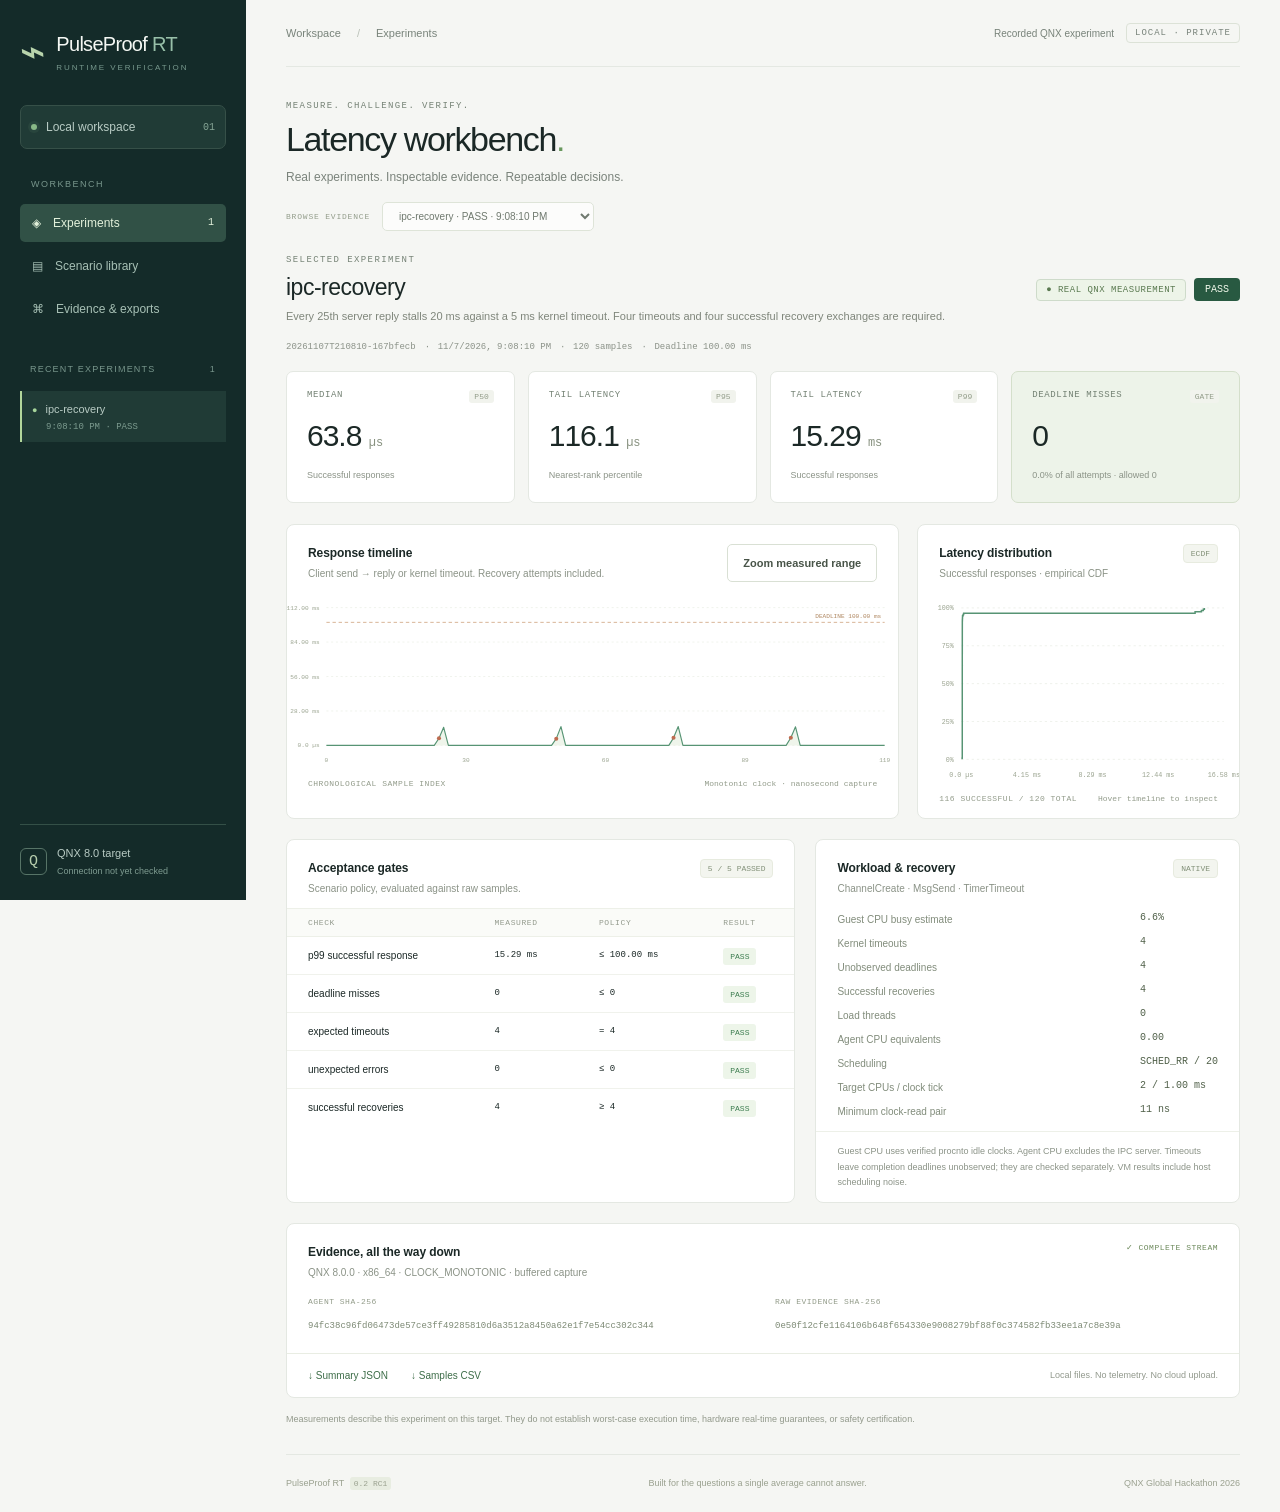
<file: examples/rc/ipc-recovery/report.html>
<!doctype html>
<html lang="en">
<head>
<meta charset="utf-8"><meta name="viewport" content="width=device-width, initial-scale=1">
<meta name="description" content="Inspect real QNX timing, native IPC and recovery experiments.">
<title>PulseProof RT · Latency workbench</title>
<style>:root{--bg:#f5f6f3;--paper:#fff;--ink:#1b2826;--muted:#74807b;--line:#e4e8e2;--green:#2a785d;--green-light:#eaf3ec;--red:#be5944;--red-light:#fff0e9;--nav:#142b29;--mono:Consolas,'Courier New',monospace}*{box-sizing:border-box}html{scroll-behavior:smooth}body{margin:0;background:var(--bg);color:var(--ink);font-family:Segoe UI,Arial,sans-serif;font-size:14px;line-height:1.5}button,select,a{font:inherit}button,a,select{outline-offset:4px}button,a{touch-action:manipulation}a{color:inherit;text-decoration:none}[hidden]{display:none!important}.sidebar{position:fixed;width:246px;inset:0 auto 0 0;background:var(--nav);color:#b8cbc4;padding:29px 20px 22px;display:flex;flex-direction:column;z-index:5}.brand{display:flex;gap:11px;align-items:center;color:#f5f8f4;font-size:20px;letter-spacing:-.7px}.brand b{font-weight:400;color:#98c0a9}.brand small{display:block;color:#78998e;font-size:8px;letter-spacing:1.9px;margin-top:3px}.mark{font-size:43px;line-height:1;color:#b8d4ac;transform:rotate(-5deg)}.workspace{display:flex;align-items:center;gap:9px;background:#203b36;border:1px solid #365048;border-radius:7px;padding:12px 10px;margin-top:31px;font-size:12px}.workspace-tag{margin-left:auto;color:#86a596;font:10px var(--mono)}.green-dot{display:inline-block;width:6px;height:6px;border-radius:50%;background:#88b887;box-shadow:0 0 0 3px #88b88715}.nav-caption{font-size:9px;letter-spacing:1.5px;color:#78968c;margin:29px 11px 12px}nav{display:grid;gap:5px}.nav-link{display:flex;gap:12px;align-items:center;padding:10px 12px;border-radius:5px;color:#a7c0b5;font-size:12px}.nav-link span:last-child:not(:first-of-type){margin-left:auto;font:10px var(--mono)}.nav-link.active{background:#315146;color:#e3f1db}.nav-link:hover{background:#29483f}.history-title{display:flex;justify-content:space-between;font-size:9px;letter-spacing:1.2px;margin:35px 10px 15px;color:#78968c}.history{overflow:auto;flex:1;min-height:80px}.history-item{display:block;width:100%;text-align:left;border:0;border-left:2px solid transparent;background:transparent;padding:10px;color:#b8cbc4;cursor:pointer;font-size:11px;margin-bottom:3px}.history-item.selected{background:#203b36;border-left-color:#b2d69b}.history-item:hover{background:#203b36}.history-item small{display:block;font:9px var(--mono);color:#7c9b8f;margin:4px 0 0 14px}.history-dot{font-size:9px;color:#a7d59b;margin-right:8px}.history-dot.fail{color:#e2a18a}.sidebar-foot{display:flex;align-items:center;gap:10px;padding:20px 0 0;border-top:1px solid #345047;font-size:11px;margin-top:15px}.sidebar-foot small{display:block;font-size:9px;color:#7e9b90;margin-top:3px}.sidebar-foot .green-dot{margin-left:auto}.target-symbol{border:1px solid #577467;color:#b7ceae;padding:4px 8px;border-radius:6px;font:15px var(--mono)}main{margin-left:246px;padding:0 40px;max-width:2000px}.topbar{height:67px;display:flex;align-items:center;justify-content:space-between;border-bottom:1px solid var(--line);font-size:11px;color:#78837a}.slash{padding:0 13px;color:#bac1b8}.local-badge{font:9px var(--mono);letter-spacing:1px;color:#78837a;border:1px solid #dce2d7;padding:4px 8px;border-radius:4px}.page-head{display:flex;justify-content:space-between;align-items:center;padding:34px 0 26px;gap:16px}.eyebrow{font:9px var(--mono);letter-spacing:1.4px;color:#758275}.page-head h1{font-size:34px;letter-spacing:-1.35px;font-weight:500;margin:7px 0 7px;line-height:1.25}.page-head h1 span{color:#68985d}.page-head p{margin:0;color:#7a837b;font-size:12px}.head-actions{display:flex;gap:8px}.button{display:inline-flex;justify-content:center;align-items:center;gap:7px;border:1px solid transparent;border-radius:5px;padding:10px 15px;font-size:11px;font-weight:600;cursor:pointer;white-space:nowrap;min-height:38px}.button:disabled{opacity:.6;cursor:wait}.primary{background:#254e3d;color:#f1f6ed;border-color:#254e3d}.primary:hover{background:#193e2e}.secondary{border-color:#d9e0d4;background:#fff;color:#485448}.secondary:hover{background:#edf2e9}.launch-panel{display:flex;align-items:center;gap:14px;padding:16px 20px;background:#edf0e7;border:1px solid #dce2d2;border-radius:8px;margin-bottom:29px}.launch-icon{font-size:23px;color:#62815b;border:1px solid #c8d4bd;border-radius:6px;width:36px;height:36px;text-align:center}.launch-label{margin-right:auto}.launch-label strong{display:block;font-weight:600;font-size:12px}.launch-label span{display:block;font-size:10px;color:#7b8475;margin-top:3px}select{min-width:185px;background:#fff;color:#394638;border:1px solid #d5ddce;border-radius:5px;padding:10px 29px 10px 12px;font-size:11px}.experiment-head{display:flex;align-items:center;justify-content:space-between;gap:18px}.experiment-head h2{font-size:23px;font-weight:500;letter-spacing:-.5px;margin:5px 0 4px}.experiment-head p{margin:0;color:#7f867b;font-size:11px;max-width:690px}.experiment-status{display:flex;gap:8px;align-items:center;flex-shrink:0}.badge{border:1px solid #cedbca;background:#edf4e8;color:#5a7950;border-radius:4px;padding:5px 9px;font:9px var(--mono);letter-spacing:.5px}.badge.synthetic{color:#9b642b;background:#fff0dc;border-color:#edd5ac}.verdict{background:#285941;color:#f2f9ec;font:10px var(--mono);border-radius:4px;padding:6px 11px}.verdict.fail{background:var(--red)}.run-meta{display:flex;flex-wrap:wrap;gap:22px;font:9px var(--mono);color:#8b9288;padding:17px 0 19px}.run-meta span+span{position:relative}.run-meta span+span:before{content:'·';position:absolute;left:-13px}.metrics{display:grid;grid-template-columns:repeat(4,1fr);gap:13px;margin-bottom:21px}.metric{background:#fff;border:1px solid var(--line);border-radius:7px;padding:18px 20px}.metric>span{display:flex;justify-content:space-between;font:9px var(--mono);letter-spacing:.6px;color:#738173}.metric b{font-size:8px;background:#f1f3ed;color:#929c89;font-weight:400;border-radius:3px;padding:2px 5px;letter-spacing:0}.metric strong{display:block;font-size:30px;font-weight:500;line-height:1.2;letter-spacing:-1px;margin:15px 0 9px;font-variant-numeric:tabular-nums}.metric strong em{font:12px var(--mono);font-style:normal;color:#87917f;letter-spacing:0}.metric small{font-size:9px;color:#8b9387}.deadline-card{background:#edf3e9;border-color:#d4dfcb}.deadline-card.has-misses{background:var(--red-light);border-color:#edd1c5}.deadline-card.has-misses strong{color:var(--red)}.charts{display:grid;grid-template-columns:minmax(0,1.9fr) minmax(0,1fr);gap:18px;margin-bottom:20px}.panel{background:#fff;border:1px solid var(--line);border-radius:8px;min-width:0}.panel-head{display:flex;align-items:flex-start;justify-content:space-between;gap:12px;padding:19px 21px 12px}.panel h3{font-size:12px;font-weight:600;margin:0 0 4px;letter-spacing:-.1px}.panel p{font-size:10px;color:#8b9387;margin:0}.chart-key{font-size:8px;color:#8b9387;white-space:nowrap}.chart-key i{display:inline-block;height:5px;width:5px;background:#569876;margin:0 4px 1px 8px;border-radius:50%}.chart-key i.red{background:#be6b50}.chart-wrap{position:relative}svg{display:block;width:100%;height:auto}.chart-foot{display:flex;justify-content:space-between;padding:8px 21px 15px;color:#929b8a;font:8px var(--mono);gap:10px}.chart-foot span:first-child{letter-spacing:.5px}.small-label{font:8px var(--mono);color:#829078;background:#f3f5ef;padding:4px 7px;border:1px solid #e7ebdf;border-radius:4px;white-space:nowrap}.bottom-grid{display:grid;grid-template-columns:1.2fr 1fr;gap:20px;margin-bottom:20px}table{width:100%;border-collapse:collapse;text-align:left;font-size:10px}th{font:8px var(--mono);letter-spacing:.6px;color:#939a8d;background:#fafbf8;font-weight:400;padding:9px 21px;border-block:1px solid #edf0e8}td{padding:11px 21px;border-bottom:1px solid #f0f2ec;white-space:nowrap}tr:last-child td{border-bottom:0}td:nth-child(2),td:nth-child(3){font-family:var(--mono);font-size:9px}.gate-pass,.gate-fail{font:8px var(--mono);padding:4px 7px;border-radius:3px;color:#3c7c4f;background:#edf5e9}.gate-fail{color:#ac6148;background:#fff0e9}dl{padding:0 21px;margin:4px 0 12px;display:grid;grid-template-columns:1fr auto;gap:9px;font-size:10px}dt{color:#818c7b}dd{margin:0;font:10px var(--mono);color:#506049}.measurement-note{border-top:1px solid #edf0e8;padding:12px 21px!important;font-size:9px!important;line-height:1.7}.comparison-panel{display:flex;flex-wrap:wrap;align-items:center;gap:13px;padding:18px 21px;margin-bottom:20px}.comparison-panel>div{margin-right:auto}.comparison-panel select{max-width:330px}.comparison-panel>p{width:100%;margin:0;font:10px var(--mono)}.evidence-panel .panel-head{padding-bottom:17px}.evidence-seal{color:#6b885a;font:8px var(--mono);letter-spacing:.5px}.hashes{display:grid;grid-template-columns:1fr 1fr;gap:24px;padding:0 21px 19px}.hashes span{display:block;font:8px var(--mono);letter-spacing:.5px;color:#929b89;margin-bottom:7px}.hashes code{font:9px var(--mono);overflow-wrap:anywhere;color:#7c8974}.export-row{border-top:1px solid #e9ede3;display:flex;gap:23px;align-items:center;padding:14px 21px;font-size:10px}.export-row a{color:#3d6d48}.export-row a:hover{text-decoration:underline}.export-row span{margin-left:auto;color:#92998d;font-size:9px}.limitation{font-size:9px;color:#92998b;line-height:1.6;margin:14px 0 27px}footer{display:flex;justify-content:space-between;gap:12px;padding:22px 0;border-top:1px solid var(--line);font-size:9px;color:#9aa18f}footer b{font:8px var(--mono);background:#e8ede1;border-radius:3px;padding:2px 4px;margin-left:3px}.tooltip{position:absolute;top:0;left:50px;background:#1e352f;color:#f3f9ed;border-radius:5px;padding:9px 12px;pointer-events:none;font:10px var(--mono);box-shadow:0 6px 20px #153b2922;white-space:pre;z-index:2}.empty{text-align:center;padding:70px 0 100px;color:#76866d}.empty h2{font-size:25px;letter-spacing:-.7px;font-weight:500;color:#344b37;margin:12px}.empty p{font-size:12px;line-height:1.8}.empty-wave{font-size:65px;color:#81a56d}#notice{padding:12px 16px;border:1px solid #e2d5b7;border-radius:6px;margin-bottom:20px;font-size:12px;background:#fff7e7;color:#7d693e}.sr-only{position:absolute;width:1px;height:1px;padding:0;overflow:hidden;clip:rect(0,0,0,0);white-space:nowrap;border:0}@media(min-width:1700px){main{padding-inline:55px}.page-head{padding-top:42px}.metrics{gap:20px}.metric{padding:22px 25px}.metric strong{font-size:35px}.panel-head{padding-top:23px}}@media(max-width:1150px){.sidebar{width:205px;padding-inline:14px}main{margin-left:205px;padding-inline:24px}.launch-label span{display:none}.charts{grid-template-columns:1fr}.distribution-panel svg{max-height:240px}.bottom-grid{grid-template-columns:1fr}.metrics{gap:9px}.metric{padding:14px}.metric strong{font-size:25px}.experiment-status{flex-direction:column}.page-head h1{font-size:29px}.hashes{grid-template-columns:1fr;gap:13px}}@media(max-width:760px){.sidebar{position:static;width:auto;padding:15px 18px;display:block}.sidebar .workspace,.sidebar nav,.sidebar .nav-caption,.history-title,.history,.sidebar-foot{display:none}main{margin-left:0;padding:0 17px}.brand{font-size:19px}.brand small{display:none}.mark{font-size:28px}.topbar{height:48px}.page-head{padding-top:24px;align-items:flex-start}.page-head h1{font-size:27px}.page-head p{font-size:10px}.head-actions{flex-direction:column}.launch-panel{flex-wrap:wrap;padding:14px;gap:10px}.launch-label{flex:1}.launch-icon{display:none}.launch-panel select{flex:1;min-width:140px}.metrics{grid-template-columns:1fr 1fr}.experiment-head{align-items:flex-start}.experiment-head h2{font-size:20px}.run-meta{gap:10px 20px}.experiment-head p{max-width:300px}.chart-key{display:none}.panel-head{padding-inline:15px}td,th{padding-inline:13px}.export-row{flex-wrap:wrap;gap:15px}.export-row span{width:100%;margin-left:0}footer span:nth-child(2){display:none}.comparison-panel select{width:100%;max-width:none}.hashes code{font-size:8px}}
.browse-runs{display:flex;align-items:center;gap:12px;margin:-10px 0 24px}.browse-runs label{font:8px var(--mono);letter-spacing:.8px;color:#939d8b}.browse-runs select{font-size:10px;padding-block:7px;max-width:360px}.browse-runs:has(select:empty){display:none}
.health{display:flex;align-items:center;gap:12px;font-size:10px}.health button{border:0;background:transparent;color:#467354;text-decoration:underline;cursor:pointer;font-size:10px}@media(max-width:760px){.topbar{height:auto;min-height:58px;gap:10px;flex-wrap:wrap;padding-block:10px}.health{gap:8px;font-size:8px}.health .local-badge{display:none}.panel-head .button{font-size:8px;padding:6px;min-height:28px}}
</style>
<script>window.__PULSEPROOF_REPORT__={"schema_version": 1, "scenario": {"schema_version": 1, "id": "ipc-recovery", "description": "Every 25th server reply stalls 20 ms against a 5 ms kernel timeout. Four timeouts and four successful recovery exchanges are required.", "mode": "ipc", "parameters": {"samples": 120, "period_us": 5000, "deadline_us": 100000, "work_us": 50, "load_threads": 0, "fault_every": 25, "fault_delay_us": 20000, "timeout_us": 5000, "priority": 20}, "gates": {"p99_success_ns": 100000000, "max_deadline_misses": 0, "expected_timeouts": 4, "min_recoveries": 4}}, "metadata": {"type": "metadata", "schema_version": 1, "source": "qnx-native", "agent_version": "0.2.0-rc1", "os": "QNX", "release": "8.0.0", "arch": "x86_64", "machine": "x86pc", "clock": "CLOCK_MONOTONIC", "mode": "ipc", "samples": 120, "period_us": 5000, "deadline_us": 100000, "work_us": 50, "load_threads": 0, "fault_every": 25, "fault_delay_us": 20000, "timeout_us": 5000, "priority": 20, "scheduler": "SCHED_RR", "cpu_count": 2, "tick_ns": 1000000, "clock_resolution_ns": 1000000, "clock_read_min_ns": 11, "cycles_per_second": 3503997000, "started_epoch": 1794085689, "timeout_errno": 260, "service_build": 0}, "source": "qnx-native", "verdict": "PASS", "latency": {"count": 120, "min_ns": 52287, "p50_ns": 63852, "p95_ns": 5866192, "p99_ns": 15287564, "max_ns": 15353437}, "successful_latency": {"count": 116, "min_ns": 52287, "p50_ns": 63821, "p95_ns": 116110, "p99_ns": 15287564, "max_ns": 15353437}, "wake_lateness": {"count": 120, "min_ns": 0, "p50_ns": 0, "p95_ns": 0, "p99_ns": 0, "max_ns": 0}, "deadline_misses": 0, "unobserved_deadlines": 4, "timeouts": 4, "unexpected_errors": 0, "recoveries": 4, "checks": [{"name": "p99 successful response", "actual": 15287564, "limit": 100000000, "pass": true}, {"name": "deadline misses", "actual": 0, "limit": 0, "pass": true}, {"name": "expected timeouts", "actual": 4, "limit": 4, "pass": true}, {"name": "unexpected errors", "actual": 0, "limit": 0, "pass": true}, {"name": "successful recoveries", "actual": 4, "limit": 4, "pass": true}], "completion": {"type": "complete", "samples": 120, "elapsed_ns": 92951932, "process_cpu_ns": 336179, "system_cpu_available": true, "idle_cpu_ns": 173670240, "cpu_observation_ns": 92954954}, "process_cpu_equivalents": 0.0036166972839252014, "system_busy_fraction": 0.06583655562886948, "comparison_signature": "f771cbcad501b11ab3a029a730b14a5eca631bcb360e2450eb05fc0681595657", "samples": [{"type": "sample", "sequence": 0, "latency_ns": 62858, "wake_lateness_ns": 0, "error": 0, "timeout": false, "injected": false, "recovery": false, "deadline_miss": false, "deadline_unobserved": false}, {"type": "sample", "sequence": 1, "latency_ns": 62868, "wake_lateness_ns": 0, "error": 0, "timeout": false, "injected": false, "recovery": false, "deadline_miss": false, "deadline_unobserved": false}, {"type": "sample", "sequence": 2, "latency_ns": 63039, "wake_lateness_ns": 0, "error": 0, "timeout": false, "injected": false, "recovery": false, "deadline_miss": false, "deadline_unobserved": false}, {"type": "sample", "sequence": 3, "latency_ns": 63795, "wake_lateness_ns": 0, "error": 0, "timeout": false, "injected": false, "recovery": false, "deadline_miss": false, "deadline_unobserved": false}, {"type": "sample", "sequence": 4, "latency_ns": 73901, "wake_lateness_ns": 0, "error": 0, "timeout": false, "injected": false, "recovery": false, "deadline_miss": false, "deadline_unobserved": false}, {"type": "sample", "sequence": 5, "latency_ns": 64092, "wake_lateness_ns": 0, "error": 0, "timeout": false, "injected": false, "recovery": false, "deadline_miss": false, "deadline_unobserved": false}, {"type": "sample", "sequence": 6, "latency_ns": 64336, "wake_lateness_ns": 0, "error": 0, "timeout": false, "injected": false, "recovery": false, "deadline_miss": false, "deadline_unobserved": false}, {"type": "sample", "sequence": 7, "latency_ns": 63143, "wake_lateness_ns": 0, "error": 0, "timeout": false, "injected": false, "recovery": false, "deadline_miss": false, "deadline_unobserved": false}, {"type": "sample", "sequence": 8, "latency_ns": 63495, "wake_lateness_ns": 0, "error": 0, "timeout": false, "injected": false, "recovery": false, "deadline_miss": false, "deadline_unobserved": false}, {"type": "sample", "sequence": 9, "latency_ns": 63832, "wake_lateness_ns": 0, "error": 0, "timeout": false, "injected": false, "recovery": false, "deadline_miss": false, "deadline_unobserved": false}, {"type": "sample", "sequence": 10, "latency_ns": 63660, "wake_lateness_ns": 0, "error": 0, "timeout": false, "injected": false, "recovery": false, "deadline_miss": false, "deadline_unobserved": false}, {"type": "sample", "sequence": 11, "latency_ns": 63675, "wake_lateness_ns": 0, "error": 0, "timeout": false, "injected": false, "recovery": false, "deadline_miss": false, "deadline_unobserved": false}, {"type": "sample", "sequence": 12, "latency_ns": 63821, "wake_lateness_ns": 0, "error": 0, "timeout": false, "injected": false, "recovery": false, "deadline_miss": false, "deadline_unobserved": false}, {"type": "sample", "sequence": 13, "latency_ns": 63881, "wake_lateness_ns": 0, "error": 0, "timeout": false, "injected": false, "recovery": false, "deadline_miss": false, "deadline_unobserved": false}, {"type": "sample", "sequence": 14, "latency_ns": 64650, "wake_lateness_ns": 0, "error": 0, "timeout": false, "injected": false, "recovery": false, "deadline_miss": false, "deadline_unobserved": false}, {"type": "sample", "sequence": 15, "latency_ns": 64037, "wake_lateness_ns": 0, "error": 0, "timeout": false, "injected": false, "recovery": false, "deadline_miss": false, "deadline_unobserved": false}, {"type": "sample", "sequence": 16, "latency_ns": 63561, "wake_lateness_ns": 0, "error": 0, "timeout": false, "injected": false, "recovery": false, "deadline_miss": false, "deadline_unobserved": false}, {"type": "sample", "sequence": 17, "latency_ns": 63358, "wake_lateness_ns": 0, "error": 0, "timeout": false, "injected": false, "recovery": false, "deadline_miss": false, "deadline_unobserved": false}, {"type": "sample", "sequence": 18, "latency_ns": 63852, "wake_lateness_ns": 0, "error": 0, "timeout": false, "injected": false, "recovery": false, "deadline_miss": false, "deadline_unobserved": false}, {"type": "sample", "sequence": 19, "latency_ns": 64233, "wake_lateness_ns": 0, "error": 0, "timeout": false, "injected": false, "recovery": false, "deadline_miss": false, "deadline_unobserved": false}, {"type": "sample", "sequence": 20, "latency_ns": 63765, "wake_lateness_ns": 0, "error": 0, "timeout": false, "injected": false, "recovery": false, "deadline_miss": false, "deadline_unobserved": false}, {"type": "sample", "sequence": 21, "latency_ns": 63743, "wake_lateness_ns": 0, "error": 0, "timeout": false, "injected": false, "recovery": false, "deadline_miss": false, "deadline_unobserved": false}, {"type": "sample", "sequence": 22, "latency_ns": 63637, "wake_lateness_ns": 0, "error": 0, "timeout": false, "injected": false, "recovery": false, "deadline_miss": false, "deadline_unobserved": false}, {"type": "sample", "sequence": 23, "latency_ns": 63961, "wake_lateness_ns": 0, "error": 0, "timeout": false, "injected": false, "recovery": false, "deadline_miss": false, "deadline_unobserved": false}, {"type": "sample", "sequence": 24, "latency_ns": 5866192, "wake_lateness_ns": 0, "error": 260, "timeout": true, "injected": true, "recovery": false, "deadline_miss": false, "deadline_unobserved": true}, {"type": "sample", "sequence": 25, "latency_ns": 14766832, "wake_lateness_ns": 0, "error": 0, "timeout": false, "injected": false, "recovery": true, "deadline_miss": false, "deadline_unobserved": false}, {"type": "sample", "sequence": 26, "latency_ns": 65406, "wake_lateness_ns": 0, "error": 0, "timeout": false, "injected": false, "recovery": false, "deadline_miss": false, "deadline_unobserved": false}, {"type": "sample", "sequence": 27, "latency_ns": 63410, "wake_lateness_ns": 0, "error": 0, "timeout": false, "injected": false, "recovery": false, "deadline_miss": false, "deadline_unobserved": false}, {"type": "sample", "sequence": 28, "latency_ns": 63626, "wake_lateness_ns": 0, "error": 0, "timeout": false, "injected": false, "recovery": false, "deadline_miss": false, "deadline_unobserved": false}, {"type": "sample", "sequence": 29, "latency_ns": 62988, "wake_lateness_ns": 0, "error": 0, "timeout": false, "injected": false, "recovery": false, "deadline_miss": false, "deadline_unobserved": false}, {"type": "sample", "sequence": 30, "latency_ns": 62933, "wake_lateness_ns": 0, "error": 0, "timeout": false, "injected": false, "recovery": false, "deadline_miss": false, "deadline_unobserved": false}, {"type": "sample", "sequence": 31, "latency_ns": 63282, "wake_lateness_ns": 0, "error": 0, "timeout": false, "injected": false, "recovery": false, "deadline_miss": false, "deadline_unobserved": false}, {"type": "sample", "sequence": 32, "latency_ns": 63047, "wake_lateness_ns": 0, "error": 0, "timeout": false, "injected": false, "recovery": false, "deadline_miss": false, "deadline_unobserved": false}, {"type": "sample", "sequence": 33, "latency_ns": 62957, "wake_lateness_ns": 0, "error": 0, "timeout": false, "injected": false, "recovery": false, "deadline_miss": false, "deadline_unobserved": false}, {"type": "sample", "sequence": 34, "latency_ns": 65918, "wake_lateness_ns": 0, "error": 0, "timeout": false, "injected": false, "recovery": false, "deadline_miss": false, "deadline_unobserved": false}, {"type": "sample", "sequence": 35, "latency_ns": 63647, "wake_lateness_ns": 0, "error": 0, "timeout": false, "injected": false, "recovery": false, "deadline_miss": false, "deadline_unobserved": false}, {"type": "sample", "sequence": 36, "latency_ns": 63522, "wake_lateness_ns": 0, "error": 0, "timeout": false, "injected": false, "recovery": false, "deadline_miss": false, "deadline_unobserved": false}, {"type": "sample", "sequence": 37, "latency_ns": 63629, "wake_lateness_ns": 0, "error": 0, "timeout": false, "injected": false, "recovery": false, "deadline_miss": false, "deadline_unobserved": false}, {"type": "sample", "sequence": 38, "latency_ns": 63438, "wake_lateness_ns": 0, "error": 0, "timeout": false, "injected": false, "recovery": false, "deadline_miss": false, "deadline_unobserved": false}, {"type": "sample", "sequence": 39, "latency_ns": 63304, "wake_lateness_ns": 0, "error": 0, "timeout": false, "injected": false, "recovery": false, "deadline_miss": false, "deadline_unobserved": false}, {"type": "sample", "sequence": 40, "latency_ns": 63095, "wake_lateness_ns": 0, "error": 0, "timeout": false, "injected": false, "recovery": false, "deadline_miss": false, "deadline_unobserved": false}, {"type": "sample", "sequence": 41, "latency_ns": 64149, "wake_lateness_ns": 0, "error": 0, "timeout": false, "injected": false, "recovery": false, "deadline_miss": false, "deadline_unobserved": false}, {"type": "sample", "sequence": 42, "latency_ns": 63261, "wake_lateness_ns": 0, "error": 0, "timeout": false, "injected": false, "recovery": false, "deadline_miss": false, "deadline_unobserved": false}, {"type": "sample", "sequence": 43, "latency_ns": 63201, "wake_lateness_ns": 0, "error": 0, "timeout": false, "injected": false, "recovery": false, "deadline_miss": false, "deadline_unobserved": false}, {"type": "sample", "sequence": 44, "latency_ns": 63335, "wake_lateness_ns": 0, "error": 0, "timeout": false, "injected": false, "recovery": false, "deadline_miss": false, "deadline_unobserved": false}, {"type": "sample", "sequence": 45, "latency_ns": 63351, "wake_lateness_ns": 0, "error": 0, "timeout": false, "injected": false, "recovery": false, "deadline_miss": false, "deadline_unobserved": false}, {"type": "sample", "sequence": 46, "latency_ns": 64142, "wake_lateness_ns": 0, "error": 0, "timeout": false, "injected": false, "recovery": false, "deadline_miss": false, "deadline_unobserved": false}, {"type": "sample", "sequence": 47, "latency_ns": 64308, "wake_lateness_ns": 0, "error": 0, "timeout": false, "injected": false, "recovery": false, "deadline_miss": false, "deadline_unobserved": false}, {"type": "sample", "sequence": 48, "latency_ns": 78645, "wake_lateness_ns": 0, "error": 0, "timeout": false, "injected": false, "recovery": false, "deadline_miss": false, "deadline_unobserved": false}, {"type": "sample", "sequence": 49, "latency_ns": 5512435, "wake_lateness_ns": 0, "error": 260, "timeout": true, "injected": true, "recovery": false, "deadline_miss": false, "deadline_unobserved": true}, {"type": "sample", "sequence": 50, "latency_ns": 15287564, "wake_lateness_ns": 0, "error": 0, "timeout": false, "injected": false, "recovery": true, "deadline_miss": false, "deadline_unobserved": false}, {"type": "sample", "sequence": 51, "latency_ns": 66017, "wake_lateness_ns": 0, "error": 0, "timeout": false, "injected": false, "recovery": false, "deadline_miss": false, "deadline_unobserved": false}, {"type": "sample", "sequence": 52, "latency_ns": 64195, "wake_lateness_ns": 0, "error": 0, "timeout": false, "injected": false, "recovery": false, "deadline_miss": false, "deadline_unobserved": false}, {"type": "sample", "sequence": 53, "latency_ns": 63711, "wake_lateness_ns": 0, "error": 0, "timeout": false, "injected": false, "recovery": false, "deadline_miss": false, "deadline_unobserved": false}, {"type": "sample", "sequence": 54, "latency_ns": 63275, "wake_lateness_ns": 0, "error": 0, "timeout": false, "injected": false, "recovery": false, "deadline_miss": false, "deadline_unobserved": false}, {"type": "sample", "sequence": 55, "latency_ns": 64029, "wake_lateness_ns": 0, "error": 0, "timeout": false, "injected": false, "recovery": false, "deadline_miss": false, "deadline_unobserved": false}, {"type": "sample", "sequence": 56, "latency_ns": 63443, "wake_lateness_ns": 0, "error": 0, "timeout": false, "injected": false, "recovery": false, "deadline_miss": false, "deadline_unobserved": false}, {"type": "sample", "sequence": 57, "latency_ns": 64052, "wake_lateness_ns": 0, "error": 0, "timeout": false, "injected": false, "recovery": false, "deadline_miss": false, "deadline_unobserved": false}, {"type": "sample", "sequence": 58, "latency_ns": 64572, "wake_lateness_ns": 0, "error": 0, "timeout": false, "injected": false, "recovery": false, "deadline_miss": false, "deadline_unobserved": false}, {"type": "sample", "sequence": 59, "latency_ns": 64408, "wake_lateness_ns": 0, "error": 0, "timeout": false, "injected": false, "recovery": false, "deadline_miss": false, "deadline_unobserved": false}, {"type": "sample", "sequence": 60, "latency_ns": 65496, "wake_lateness_ns": 0, "error": 0, "timeout": false, "injected": false, "recovery": false, "deadline_miss": false, "deadline_unobserved": false}, {"type": "sample", "sequence": 61, "latency_ns": 65970, "wake_lateness_ns": 0, "error": 0, "timeout": false, "injected": false, "recovery": false, "deadline_miss": false, "deadline_unobserved": false}, {"type": "sample", "sequence": 62, "latency_ns": 65199, "wake_lateness_ns": 0, "error": 0, "timeout": false, "injected": false, "recovery": false, "deadline_miss": false, "deadline_unobserved": false}, {"type": "sample", "sequence": 63, "latency_ns": 64583, "wake_lateness_ns": 0, "error": 0, "timeout": false, "injected": false, "recovery": false, "deadline_miss": false, "deadline_unobserved": false}, {"type": "sample", "sequence": 64, "latency_ns": 63893, "wake_lateness_ns": 0, "error": 0, "timeout": false, "injected": false, "recovery": false, "deadline_miss": false, "deadline_unobserved": false}, {"type": "sample", "sequence": 65, "latency_ns": 66173, "wake_lateness_ns": 0, "error": 0, "timeout": false, "injected": false, "recovery": false, "deadline_miss": false, "deadline_unobserved": false}, {"type": "sample", "sequence": 66, "latency_ns": 65242, "wake_lateness_ns": 0, "error": 0, "timeout": false, "injected": false, "recovery": false, "deadline_miss": false, "deadline_unobserved": false}, {"type": "sample", "sequence": 67, "latency_ns": 65161, "wake_lateness_ns": 0, "error": 0, "timeout": false, "injected": false, "recovery": false, "deadline_miss": false, "deadline_unobserved": false}, {"type": "sample", "sequence": 68, "latency_ns": 66473, "wake_lateness_ns": 0, "error": 0, "timeout": false, "injected": false, "recovery": false, "deadline_miss": false, "deadline_unobserved": false}, {"type": "sample", "sequence": 69, "latency_ns": 65729, "wake_lateness_ns": 0, "error": 0, "timeout": false, "injected": false, "recovery": false, "deadline_miss": false, "deadline_unobserved": false}, {"type": "sample", "sequence": 70, "latency_ns": 65052, "wake_lateness_ns": 0, "error": 0, "timeout": false, "injected": false, "recovery": false, "deadline_miss": false, "deadline_unobserved": false}, {"type": "sample", "sequence": 71, "latency_ns": 64761, "wake_lateness_ns": 0, "error": 0, "timeout": false, "injected": false, "recovery": false, "deadline_miss": false, "deadline_unobserved": false}, {"type": "sample", "sequence": 72, "latency_ns": 65669, "wake_lateness_ns": 0, "error": 0, "timeout": false, "injected": false, "recovery": false, "deadline_miss": false, "deadline_unobserved": false}, {"type": "sample", "sequence": 73, "latency_ns": 65800, "wake_lateness_ns": 0, "error": 0, "timeout": false, "injected": false, "recovery": false, "deadline_miss": false, "deadline_unobserved": false}, {"type": "sample", "sequence": 74, "latency_ns": 6196593, "wake_lateness_ns": 0, "error": 260, "timeout": true, "injected": true, "recovery": false, "deadline_miss": false, "deadline_unobserved": true}, {"type": "sample", "sequence": 75, "latency_ns": 15353437, "wake_lateness_ns": 0, "error": 0, "timeout": false, "injected": false, "recovery": true, "deadline_miss": false, "deadline_unobserved": false}, {"type": "sample", "sequence": 76, "latency_ns": 65239, "wake_lateness_ns": 0, "error": 0, "timeout": false, "injected": false, "recovery": false, "deadline_miss": false, "deadline_unobserved": false}, {"type": "sample", "sequence": 77, "latency_ns": 63453, "wake_lateness_ns": 0, "error": 0, "timeout": false, "injected": false, "recovery": false, "deadline_miss": false, "deadline_unobserved": false}, {"type": "sample", "sequence": 78, "latency_ns": 63582, "wake_lateness_ns": 0, "error": 0, "timeout": false, "injected": false, "recovery": false, "deadline_miss": false, "deadline_unobserved": false}, {"type": "sample", "sequence": 79, "latency_ns": 63205, "wake_lateness_ns": 0, "error": 0, "timeout": false, "injected": false, "recovery": false, "deadline_miss": false, "deadline_unobserved": false}, {"type": "sample", "sequence": 80, "latency_ns": 63525, "wake_lateness_ns": 0, "error": 0, "timeout": false, "injected": false, "recovery": false, "deadline_miss": false, "deadline_unobserved": false}, {"type": "sample", "sequence": 81, "latency_ns": 63221, "wake_lateness_ns": 0, "error": 0, "timeout": false, "injected": false, "recovery": false, "deadline_miss": false, "deadline_unobserved": false}, {"type": "sample", "sequence": 82, "latency_ns": 63211, "wake_lateness_ns": 0, "error": 0, "timeout": false, "injected": false, "recovery": false, "deadline_miss": false, "deadline_unobserved": false}, {"type": "sample", "sequence": 83, "latency_ns": 63389, "wake_lateness_ns": 0, "error": 0, "timeout": false, "injected": false, "recovery": false, "deadline_miss": false, "deadline_unobserved": false}, {"type": "sample", "sequence": 84, "latency_ns": 63360, "wake_lateness_ns": 0, "error": 0, "timeout": false, "injected": false, "recovery": false, "deadline_miss": false, "deadline_unobserved": false}, {"type": "sample", "sequence": 85, "latency_ns": 63629, "wake_lateness_ns": 0, "error": 0, "timeout": false, "injected": false, "recovery": false, "deadline_miss": false, "deadline_unobserved": false}, {"type": "sample", "sequence": 86, "latency_ns": 63606, "wake_lateness_ns": 0, "error": 0, "timeout": false, "injected": false, "recovery": false, "deadline_miss": false, "deadline_unobserved": false}, {"type": "sample", "sequence": 87, "latency_ns": 64410, "wake_lateness_ns": 0, "error": 0, "timeout": false, "injected": false, "recovery": false, "deadline_miss": false, "deadline_unobserved": false}, {"type": "sample", "sequence": 88, "latency_ns": 64095, "wake_lateness_ns": 0, "error": 0, "timeout": false, "injected": false, "recovery": false, "deadline_miss": false, "deadline_unobserved": false}, {"type": "sample", "sequence": 89, "latency_ns": 151006, "wake_lateness_ns": 0, "error": 0, "timeout": false, "injected": false, "recovery": false, "deadline_miss": false, "deadline_unobserved": false}, {"type": "sample", "sequence": 90, "latency_ns": 81016, "wake_lateness_ns": 0, "error": 0, "timeout": false, "injected": false, "recovery": false, "deadline_miss": false, "deadline_unobserved": false}, {"type": "sample", "sequence": 91, "latency_ns": 63984, "wake_lateness_ns": 0, "error": 0, "timeout": false, "injected": false, "recovery": false, "deadline_miss": false, "deadline_unobserved": false}, {"type": "sample", "sequence": 92, "latency_ns": 63552, "wake_lateness_ns": 0, "error": 0, "timeout": false, "injected": false, "recovery": false, "deadline_miss": false, "deadline_unobserved": false}, {"type": "sample", "sequence": 93, "latency_ns": 63317, "wake_lateness_ns": 0, "error": 0, "timeout": false, "injected": false, "recovery": false, "deadline_miss": false, "deadline_unobserved": false}, {"type": "sample", "sequence": 94, "latency_ns": 63235, "wake_lateness_ns": 0, "error": 0, "timeout": false, "injected": false, "recovery": false, "deadline_miss": false, "deadline_unobserved": false}, {"type": "sample", "sequence": 95, "latency_ns": 52287, "wake_lateness_ns": 0, "error": 0, "timeout": false, "injected": false, "recovery": false, "deadline_miss": false, "deadline_unobserved": false}, {"type": "sample", "sequence": 96, "latency_ns": 62922, "wake_lateness_ns": 0, "error": 0, "timeout": false, "injected": false, "recovery": false, "deadline_miss": false, "deadline_unobserved": false}, {"type": "sample", "sequence": 97, "latency_ns": 63121, "wake_lateness_ns": 0, "error": 0, "timeout": false, "injected": false, "recovery": false, "deadline_miss": false, "deadline_unobserved": false}, {"type": "sample", "sequence": 98, "latency_ns": 63364, "wake_lateness_ns": 0, "error": 0, "timeout": false, "injected": false, "recovery": false, "deadline_miss": false, "deadline_unobserved": false}, {"type": "sample", "sequence": 99, "latency_ns": 6199745, "wake_lateness_ns": 0, "error": 260, "timeout": true, "injected": true, "recovery": false, "deadline_miss": false, "deadline_unobserved": true}, {"type": "sample", "sequence": 100, "latency_ns": 15167948, "wake_lateness_ns": 0, "error": 0, "timeout": false, "injected": false, "recovery": true, "deadline_miss": false, "deadline_unobserved": false}, {"type": "sample", "sequence": 101, "latency_ns": 69962, "wake_lateness_ns": 0, "error": 0, "timeout": false, "injected": false, "recovery": false, "deadline_miss": false, "deadline_unobserved": false}, {"type": "sample", "sequence": 102, "latency_ns": 67135, "wake_lateness_ns": 0, "error": 0, "timeout": false, "injected": false, "recovery": false, "deadline_miss": false, "deadline_unobserved": false}, {"type": "sample", "sequence": 103, "latency_ns": 66974, "wake_lateness_ns": 0, "error": 0, "timeout": false, "injected": false, "recovery": false, "deadline_miss": false, "deadline_unobserved": false}, {"type": "sample", "sequence": 104, "latency_ns": 66457, "wake_lateness_ns": 0, "error": 0, "timeout": false, "injected": false, "recovery": false, "deadline_miss": false, "deadline_unobserved": false}, {"type": "sample", "sequence": 105, "latency_ns": 66636, "wake_lateness_ns": 0, "error": 0, "timeout": false, "injected": false, "recovery": false, "deadline_miss": false, "deadline_unobserved": false}, {"type": "sample", "sequence": 106, "latency_ns": 64208, "wake_lateness_ns": 0, "error": 0, "timeout": false, "injected": false, "recovery": false, "deadline_miss": false, "deadline_unobserved": false}, {"type": "sample", "sequence": 107, "latency_ns": 63596, "wake_lateness_ns": 0, "error": 0, "timeout": false, "injected": false, "recovery": false, "deadline_miss": false, "deadline_unobserved": false}, {"type": "sample", "sequence": 108, "latency_ns": 64055, "wake_lateness_ns": 0, "error": 0, "timeout": false, "injected": false, "recovery": false, "deadline_miss": false, "deadline_unobserved": false}, {"type": "sample", "sequence": 109, "latency_ns": 63461, "wake_lateness_ns": 0, "error": 0, "timeout": false, "injected": false, "recovery": false, "deadline_miss": false, "deadline_unobserved": false}, {"type": "sample", "sequence": 110, "latency_ns": 63962, "wake_lateness_ns": 0, "error": 0, "timeout": false, "injected": false, "recovery": false, "deadline_miss": false, "deadline_unobserved": false}, {"type": "sample", "sequence": 111, "latency_ns": 62748, "wake_lateness_ns": 0, "error": 0, "timeout": false, "injected": false, "recovery": false, "deadline_miss": false, "deadline_unobserved": false}, {"type": "sample", "sequence": 112, "latency_ns": 116110, "wake_lateness_ns": 0, "error": 0, "timeout": false, "injected": false, "recovery": false, "deadline_miss": false, "deadline_unobserved": false}, {"type": "sample", "sequence": 113, "latency_ns": 64000, "wake_lateness_ns": 0, "error": 0, "timeout": false, "injected": false, "recovery": false, "deadline_miss": false, "deadline_unobserved": false}, {"type": "sample", "sequence": 114, "latency_ns": 64077, "wake_lateness_ns": 0, "error": 0, "timeout": false, "injected": false, "recovery": false, "deadline_miss": false, "deadline_unobserved": false}, {"type": "sample", "sequence": 115, "latency_ns": 64114, "wake_lateness_ns": 0, "error": 0, "timeout": false, "injected": false, "recovery": false, "deadline_miss": false, "deadline_unobserved": false}, {"type": "sample", "sequence": 116, "latency_ns": 63692, "wake_lateness_ns": 0, "error": 0, "timeout": false, "injected": false, "recovery": false, "deadline_miss": false, "deadline_unobserved": false}, {"type": "sample", "sequence": 117, "latency_ns": 63111, "wake_lateness_ns": 0, "error": 0, "timeout": false, "injected": false, "recovery": false, "deadline_miss": false, "deadline_unobserved": false}, {"type": "sample", "sequence": 118, "latency_ns": 63112, "wake_lateness_ns": 0, "error": 0, "timeout": false, "injected": false, "recovery": false, "deadline_miss": false, "deadline_unobserved": false}, {"type": "sample", "sequence": 119, "latency_ns": 63187, "wake_lateness_ns": 0, "error": 0, "timeout": false, "injected": false, "recovery": false, "deadline_miss": false, "deadline_unobserved": false}], "run_id": "20261107T210810-167bfecb", "created_at": "2026-11-07T21:08:10.402821+00:00", "provenance": {"agent_sha256": "94fc38c96fd06473de57ce3ff49285810d6a3512a8450a62e1f7e54cc302c344", "raw_sha256": "0e50f12cfe1164106b648f654330e9008279bf88f0c374582fb33ee1a7c8e39a", "scenario_sha256": "29ab3c68a7d30d3750221136c492a885f6ad3fbf8c9e2bcb50c38d89f77ffa9e", "transport": "SSH, image-pinned Ed25519 host key", "target_environment": {"host_os": "Microsoft Windows 11 Pro", "host_version": "10.0.26200", "host_build": "26200", "cpu_model": "11th Gen Intel(R) Core(TM) i9-11900K @ 3.50GHz", "logical_cpus": 16, "physical_ram_bytes": 34220597248, "windows_hypervisor_present": true, "vmware_version": "16.2.4 build-20089737", "guest_vcpus": 2, "guest_ram_mb": 2048, "virtualization": "VMware"}, "build_manifest": {"variant": "gcc_ntox86_64", "flags": "-std=c11 -D_QNX_SOURCE -Wall -Wextra -Werror -O2 -g", "binary_sha256": "94fc38c96fd06473de57ce3ff49285810d6a3512a8450a62e1f7e54cc302c344", "sources": {"agent/ipc.c": "6264d5b430a763fd91f9c2dbb357334c3df236cd37b00dee58b78fb2991b109a", "agent/load.c": "aa40002748e762f5c528b739a06c311ca56e55d88655e2aa8e2ec9daad9cb763", "agent/main.c": "f1f8e89b5114110cd9b5a90b756bb4b4f1f620d1d98e700375ceaddb89fa7a60", "agent/pp.h": "3a48988a1ca7f7e929ea79e51f32a719be7c6593f175a07181c641e2db061236", "agent/service_probe.c": "f85a80856d1eeca7b2a3c8c386aa2361aa7bf16f4ad1d6e8e4906f54a1892164", "agent/system.c": "192c3ac64c3a04301b20bc71e3ad607854e14acf0dd11ebad8223ffbdbf04a26", "agent/timing.c": "4cdbff46eaa60d8952b701761692951a58d0a6f73e24ff91312af4c6b97ea771", "examples/telemetry-service/protocol.h": "666d1da5f6fe1e50f299c8d3d6a08a68d87a949e2c2eedd4345071d5b50c1afd", "examples/telemetry-service/service.c": "335d3883c3a1e8b138d0d2e0081b0ee39a91447cb60501fc226d94621eb111f8"}, "applications": {"baseline": {"binary_sha256": "8c95727966e4cc33ed17b5fced1d0d63b391cf19a489032a6258ebf196bec9fc", "build_id": 1, "delay_us": 0}, "regressed": {"binary_sha256": "3aa25e4414db7fa649ddd70514d1a2d8b0e918b71f264a9b288f6be2865fa1c7", "build_id": 2, "delay_us": 5000}}}}, "target_os": "QNX pulseproof-qnx 8.0.0 2026/06/05-16:26:03EDT x86pc x86_64"};</script>
</head>
<body>
<aside class="sidebar">
  <a class="brand" href="#overview" aria-label="PulseProof RT overview"><span class="mark">⌁</span><span>PulseProof <b>RT</b><small>RUNTIME VERIFICATION</small></span></a>
  <div class="workspace"><span class="green-dot"></span> Local workspace <span class="workspace-tag">01</span></div>
  <p class="nav-caption">WORKBENCH</p>
  <nav><a class="nav-link active" href="#overview">◈ <span>Experiments</span><span id="run-count">0</span></a><a class="nav-link" href="#scenario-panel">▤ <span>Scenario library</span></a><a class="nav-link" href="#evidence-panel">⌘ <span>Evidence & exports</span></a></nav>
  <div class="history-title"><span>RECENT EXPERIMENTS</span><span id="history-count"></span></div>
  <div id="history" class="history" aria-label="Experiment history"></div>
  <div class="sidebar-foot"><div class="target-symbol">Q</div><div>QNX 8.0 target<small id="target-detail">Connection not yet checked</small></div></div>
</aside>
<main id="overview">
  <header class="topbar"><span>Workspace <span class="slash">/</span> Experiments</span><div class="health"><span id="target-state">Target not checked</span><button id="target-check" type="button">Check connection</button><span class="local-badge">LOCAL · PRIVATE</span></div></header>
  <section class="page-head"><div><div class="eyebrow">MEASURE. CHALLENGE. VERIFY.</div><h1>Latency workbench<span>.</span></h1><p>Real experiments. Inspectable evidence. Repeatable decisions.</p></div><div class="head-actions"><button id="refresh" class="button secondary" type="button">↻ Refresh</button><a id="report-download" class="button secondary" hidden download>↓ HTML report</a></div></section>
  <section id="scenario-panel" class="launch-panel"><div class="launch-icon">↗</div><div class="launch-label"><strong>Start an experiment</strong><span>Run a bounded workload on your connected QNX target.</span></div><label class="sr-only" for="scenario">Scenario</label><select id="scenario"></select><button id="run" class="button primary" type="button">▶ Run experiment</button></section>
  <div id="notice" role="status" aria-live="polite" hidden></div>
  <div class="browse-runs"><label for="run-picker">BROWSE EVIDENCE</label><select id="run-picker" aria-label="Experiment history picker"></select></div>
  <section id="empty" class="empty" hidden><span class="empty-wave">⌁</span><h2>Your evidence starts here.</h2><p>Choose a scenario and run your first QNX experiment.<br>Charts appear only after a complete, validated measurement.</p></section>
  <div id="results" hidden>
    <section class="experiment-head"><div><div class="eyebrow">SELECTED EXPERIMENT</div><h2 id="experiment-name"></h2><p id="experiment-description"></p></div><div class="experiment-status"><span id="source-badge" class="badge"></span><span id="verdict" class="verdict"></span></div></section>
    <div class="run-meta"><span id="run-id"></span><span id="run-time"></span><span id="sample-count"></span><span id="deadline"></span></div>
    <section class="metrics" aria-label="Latency statistics"><article class="metric"><span>MEDIAN <b>P50</b></span><strong id="p50">—</strong><small>Successful responses</small></article><article class="metric"><span>TAIL LATENCY <b>P95</b></span><strong id="p95">—</strong><small>Nearest-rank percentile</small></article><article class="metric"><span>TAIL LATENCY <b>P99</b></span><strong id="p99">—</strong><small>Successful responses</small></article><article class="metric deadline-card"><span>DEADLINE MISSES <b>GATE</b></span><strong id="misses">—</strong><small id="miss-rate"></small></article></section>
    <section class="charts"><article class="panel timeline-panel"><div class="panel-head"><div><h3>Response timeline</h3><p id="timeline-caption"></p></div><button id="scale-toggle" class="button secondary" type="button" aria-pressed="false">Zoom measured range</button></div><div class="chart-wrap"><svg id="timeline" viewBox="0 0 900 260" role="img" aria-label="Measured response times by sample"></svg><div id="tooltip" class="tooltip" hidden></div></div><div class="chart-foot"><span>CHRONOLOGICAL SAMPLE INDEX</span><span>Monotonic clock · nanosecond capture</span></div></article><article class="panel distribution-panel"><div class="panel-head"><div><h3>Latency distribution</h3><p>Successful responses · empirical CDF</p></div><span class="small-label">ECDF</span></div><svg id="distribution" viewBox="0 0 430 260" role="img" aria-label="Empirical cumulative latency distribution"></svg><div class="chart-foot"><span id="distribution-count"></span><span>Hover timeline to inspect</span></div></article></section>
    <section class="bottom-grid"><article class="panel"><div class="panel-head"><div><h3>Acceptance gates</h3><p>Scenario policy, evaluated against raw samples.</p></div><span id="gate-count" class="small-label"></span></div><table><thead><tr><th>CHECK</th><th>MEASURED</th><th>POLICY</th><th>RESULT</th></tr></thead><tbody id="gates"></tbody></table></article><article class="panel recovery-panel"><div class="panel-head"><div><h3>Workload & recovery</h3><p id="native-api"></p></div><span class="small-label">NATIVE</span></div><dl id="runtime-details"></dl><p class="measurement-note">Guest CPU uses verified procnto idle clocks. Agent CPU excludes the IPC server. Timeouts leave completion deadlines unobserved; they are checked separately. VM results include host scheduling noise.</p></article></section>
    <section class="panel comparison-panel"><div><h3>Compare a compatible baseline</h3><p>Clock, target configuration, agent binary and workload must match.</p></div><label class="sr-only" for="baseline">Baseline experiment</label><select id="baseline"></select><button id="compare" class="button secondary" type="button">Compare P99 ↗</button><p id="comparison-result" aria-live="polite"></p></section>
    <section id="evidence-panel" class="panel evidence-panel"><div class="panel-head"><div><h3>Evidence, all the way down</h3><p id="evidence-caption"></p></div><span class="evidence-seal">✓ COMPLETE STREAM</span></div><div class="hashes"><div><span>AGENT SHA-256</span><code id="agent-hash"></code></div><div><span>RAW EVIDENCE SHA-256</span><code id="raw-hash"></code></div></div><div class="export-row"><a id="json-download" download>↓ Summary JSON</a><a id="csv-download" download>↓ Samples CSV</a><a id="raw-download" download>↓ Raw NDJSON</a><span>Local files. No telemetry. No cloud upload.</span></div></section>
    <p class="limitation">Measurements describe this experiment on this target. They do not establish worst-case execution time, hardware real-time guarantees, or safety certification.</p>
  </div>
  <footer><span>PulseProof RT <b>0.2 RC1</b></span><span>Built for the questions a single average cannot answer.</span><span>QNX Global Hackathon 2026</span></footer>
</main>
<script>'use strict';
(() => {
  const $ = id => document.getElementById(id);
  const report = window.__PULSEPROOF_REPORT__;
  let state = {runs:[],scenarios:[],job:{}}, selected, token, busy=false,zoom=false;
  const ns = value => value == null ? '—' : value >= 1e6 ? (value/1e6).toFixed(2)+' ms' : (value/1e3).toFixed(1)+' µs';
  const txt = (id, value) => { $(id).textContent = value; };
  function metric(id, value) {
    const node=$(id); node.replaceChildren();
    if(value==null){node.textContent='—';return;}
    const parts=ns(value).split(' '); node.append(document.createTextNode(parts[0]+' '));
    const unit=document.createElement('em');unit.textContent=parts[1];node.append(unit);
  }
  function notice(message) { $('notice').hidden=!message; txt('notice',message||''); }
  async function api(url, options) {
    const response=await fetch(url,options); const body=await response.json();
    if(!response.ok) throw new Error(body.error||'Request failed'); return body;
  }
  function svgNode(name, attributes={}, text) {
    const node=document.createElementNS('http://www.w3.org/2000/svg',name);
    for(const [key,value] of Object.entries(attributes))node.setAttribute(key,String(value));
    if(text!=null)node.textContent=text; return node;
  }
  function grid(svg,width,height,maxX,maxY,xLabel) {
    const left=58,right=20,top=20,bottom=37,w=width-left-right,h=height-top-bottom;
    const x=v=>left+v/Math.max(maxX,1)*w,y=v=>top+h-v/Math.max(maxY,1)*h;
    for(let i=0;i<=4;i++) {
      const yy=top+i*h/4;
      svg.append(svgNode('line',{x1:left,x2:width-right,y1:yy,y2:yy,stroke:'#e9ede4','stroke-dasharray':'3 4'}));
      svg.append(svgNode('text',{x:left-10,y:yy+3,'text-anchor':'end',fill:'#9aa38f','font-size':9,'font-family':'Consolas,monospace'},xLabel ? (100-i*25)+'%' : ns(maxY*(1-i/4))));
    }
    for(let i=0;i<=4;i++) {
      const v=maxX*i/4;
      svg.append(svgNode('text',{x:x(v),y:height-13,'text-anchor':'middle',fill:'#9aa38f','font-size':9,'font-family':'Consolas,monospace'},xLabel?ns(v):Math.round(v)));
    }
    return {x,y,left,top,w,h};
  }
  function charts(run) {
    const samples=run.samples,timeline=$('timeline');timeline.replaceChildren();
    const deadline=run.scenario.parameters.deadline_us*1000;
    const maxY=Math.max(zoom?0:deadline,...samples.map(s=>s.latency_ns))*1.12;
    const {x,y}=grid(timeline,900,260,samples.length-1,maxY,false);
    if(deadline<=maxY){
      timeline.append(svgNode('line',{x1:58,x2:880,y1:y(deadline),y2:y(deadline),stroke:'#c69165','stroke-dasharray':'5 4','stroke-width':1}));
      timeline.append(svgNode('text',{x:875,y:y(deadline)-7,'text-anchor':'end',fill:'#ad845d','font-size':9,'font-family':'Consolas,monospace'},'DEADLINE '+ns(deadline)));
    }else timeline.append(svgNode('text',{x:875,y:17,'text-anchor':'end',fill:'#ad845d','font-size':9},'Budget '+ns(deadline)+' above displayed range'));
    const points=samples.map((s,i)=>x(i)+','+y(s.latency_ns)).join(' ');
    timeline.append(svgNode('polygon',{points:'58,223 '+points+' '+x(samples.length-1)+',223',fill:'#eaf2e5',opacity:.75}));
    timeline.append(svgNode('polyline',{points,fill:'none',stroke:'#579474','stroke-width':1.7,'stroke-linejoin':'round'}));
    samples.forEach((s,i)=> {if(s.deadline_miss||s.timeout)timeline.append(svgNode('circle',{cx:x(i),cy:y(s.latency_ns),r:3,fill:'#be6b50'}));});
    const cursor=svgNode('line',{x1:0,x2:0,y1:20,y2:223,stroke:'#7b9272','stroke-dasharray':'2 3',visibility:'hidden'});timeline.append(cursor);
    timeline.onpointermove=event=>{
      const rect=timeline.getBoundingClientRect(),px=(event.clientX-rect.left)*900/rect.width;
      const index=Math.max(0,Math.min(samples.length-1,Math.round((px-58)/822*(samples.length-1))));
      const s=samples[index];cursor.setAttribute('x1',x(index));cursor.setAttribute('x2',x(index));cursor.setAttribute('visibility','visible');
      txt('tooltip',`Sample ${index} · ${ns(s.latency_ns)}\nWake lateness ${ns(s.wake_lateness_ns)}\n${s.timeout?'KERNEL TIMEOUT':s.deadline_miss?'DEADLINE MISS':'OK'}${s.recovery?' · RECOVERY':''}${s.injected?' · INJECTED STALL':''}`);
      $('tooltip').hidden=false;$('tooltip').style.left=Math.min(rect.width-245,Math.max(5,event.clientX-rect.left+10))+'px';
    };
    timeline.onpointerleave=()=>{$('tooltip').hidden=true;cursor.setAttribute('visibility','hidden');};
    const values=samples.filter(s=>!s.error).map(s=>s.latency_ns).sort((a,b)=>a-b),cdf=$('distribution');cdf.replaceChildren();
    if(values.length){
      const coords=grid(cdf,430,260,values[values.length-1]*1.08,100,true);
      let path='M '+coords.x(values[0])+' '+coords.y(0);
      values.forEach((v,i)=>{path+=' H '+coords.x(v)+' V '+coords.y((i+1)*100/values.length);});
      cdf.append(svgNode('path',{d:path,fill:'none',stroke:'#579474','stroke-width':2}));
    }
    txt('distribution-count',values.length+' SUCCESSFUL / '+samples.length+' TOTAL');
  }
  function exports(run) {
    if(!report){
      for(const [id,file] of [['json-download','summary.json'],['csv-download','samples.csv'],['raw-download','raw.ndjson'],['report-download','report.html']]){$(id).href='/api/runs/'+run.run_id+'/'+file;$(id).download=run.scenario.id+'-'+file;}
      $('report-download').hidden=false;
    } else {
      $('report-download').hidden=true;$('raw-download').hidden=true;
      const blob=(id,body,type,name)=>{$(id).href=URL.createObjectURL(new Blob([body],{type}));$(id).download=name;};
      blob('json-download',JSON.stringify(run,null,2),'application/json','summary.json');
      const fields=Object.keys(run.samples[0]);const rows=[fields.join(','),...run.samples.map(s=>fields.map(f=>String(s[f])).join(','))];
      blob('csv-download',rows.join('\n'),'text/csv','samples.csv');
    }
  }
  function render(run) {
    selected=run;$('results').hidden=false;$('empty').hidden=true;
    txt('experiment-name',run.scenario.id);txt('experiment-description',run.scenario.description);
    txt('source-badge',run.source==='qnx-native'?'● REAL QNX MEASUREMENT':'SYNTHETIC FIXTURE');$('source-badge').classList.toggle('synthetic',run.source!=='qnx-native');
    txt('verdict',run.verdict);$('verdict').classList.toggle('fail',run.verdict!=='PASS');
    txt('run-id',run.run_id||'Offline analysis');txt('run-time',run.created_at?new Date(run.created_at).toLocaleString():'');
    txt('sample-count',run.samples.length+' samples');txt('deadline','Deadline '+ns(run.scenario.parameters.deadline_us*1000));
    for(const key of ['p50','p95','p99'])metric(key,run.successful_latency[key+'_ns']);
    txt('misses',run.deadline_misses);txt('miss-rate',(run.deadline_misses/run.samples.length*100).toFixed(1)+'% of all attempts · allowed '+run.scenario.gates.max_deadline_misses);
    document.querySelector('.deadline-card').classList.toggle('has-misses',run.deadline_misses>run.scenario.gates.max_deadline_misses);
    txt('timeline-caption',run.scenario.mode==='timer'?'Scheduled release → work completion, including backlog.':'Client send → reply or kernel timeout. Recovery attempts included.');
    charts(run);$('gates').replaceChildren();
    run.checks.forEach(check=>{
      const row=document.createElement('tr');const latency=check.name.startsWith('p99');
      const policy=check.name==='expected timeouts'?'= ':check.name==='successful recoveries'?'≥ ':'≤ ';
      for(const text of [check.name,latency?ns(check.actual):String(check.actual),policy+(latency?ns(check.limit):check.limit)]){const cell=document.createElement('td');cell.textContent=text;row.append(cell);}
      const cell=document.createElement('td'),badge=document.createElement('span');badge.className=check.pass?'gate-pass':'gate-fail';badge.textContent=check.pass?'PASS':'FAIL';cell.append(badge);row.append(cell);$('gates').append(row);
    });
    txt('gate-count',run.checks.filter(c=>c.pass).length+' / '+run.checks.length+' PASSED');
    txt('native-api',run.scenario.mode==='service'?'Independent application · name_open · MsgSend':run.scenario.mode==='ipc'?'ChannelCreate · MsgSend · TimerTimeout':'clock_nanosleep · CLOCK_MONOTONIC');
    $('runtime-details').replaceChildren();
    const m=run.metadata;
    const details={'Guest CPU busy estimate':run.system_busy_fraction==null?'Unavailable':(100*run.system_busy_fraction).toFixed(1)+'%','Kernel timeouts':run.timeouts,'Unobserved deadlines':run.unobserved_deadlines??'Legacy run','Successful recoveries':run.recoveries,'Load threads':m.load_threads,'Agent CPU equivalents':run.process_cpu_equivalents.toFixed(2),'Scheduling':m.scheduler+' / '+m.priority,'Target CPUs / clock tick':m.cpu_count+' / '+ns(m.tick_ns),'Minimum clock-read pair':m.clock_read_min_ns+' ns'};
    if(run.provenance?.application){details['Application build']=run.provenance.application.variant;details['Fixture payload']='Real QNX timing · deterministic values';}
    for(const [key,value] of Object.entries(details)){const dt=document.createElement('dt'),dd=document.createElement('dd');dt.textContent=key;dd.textContent=value;$('runtime-details').append(dt,dd);}
    txt('agent-hash',run.provenance?.agent_sha256||'Not supplied in offline analysis');txt('raw-hash',run.provenance?.raw_sha256||'Not supplied in offline analysis');
    txt('evidence-caption',(m.os||'')+' '+(m.release||'')+' · '+(m.arch||'')+' · '+m.clock+' · buffered capture');
    txt('comparison-result','');$('baseline').replaceChildren();
    const compatible=state.runs.filter(item=>item.run_id!==run.run_id&&item.target_os===run.target_os&&JSON.stringify(item.scenario.gates)===JSON.stringify(run.scenario.gates)&&item.comparison_signature===run.comparison_signature&&item.provenance?.agent_sha256===run.provenance?.agent_sha256&&JSON.stringify(item.provenance?.target_environment)===JSON.stringify(run.provenance?.target_environment));
    if(!compatible.length){const option=document.createElement('option');option.textContent='No compatible earlier run';option.value='';$('baseline').append(option);}
    compatible.forEach(item=>{const option=document.createElement('option');option.value=item.run_id;option.textContent=item.scenario.id+' · '+new Date(item.created_at).toLocaleTimeString();$('baseline').append(option);});
    $('compare').disabled=!compatible.length||!!report;
    document.querySelector('.comparison-panel').hidden=!!report;
    exports(run);renderHistory();
  }
  function renderHistory() {
    $('history').replaceChildren();txt('run-count',state.runs.length);txt('history-count',state.runs.length);
    $('run-picker').replaceChildren();
    state.runs.forEach(item=>{
      const option=document.createElement('option');option.value=item.run_id;option.textContent=item.scenario.id+' · '+item.verdict+' · '+(item.created_at?new Date(item.created_at).toLocaleTimeString():'');$('run-picker').append(option);
      const button=document.createElement('button');button.type='button';button.className='history-item'+(item.run_id===selected?.run_id?' selected':'');
      const dot=document.createElement('span');dot.className='history-dot'+(item.verdict==='PASS'?'':' fail');dot.textContent='●';
      const small=document.createElement('small');small.textContent=(item.created_at?new Date(item.created_at).toLocaleTimeString():'')+' · '+item.verdict;
      button.append(dot,document.createTextNode(item.scenario.id),small);button.onclick=()=>report?render(report):selectRun(item.run_id);$('history').append(button);
    });
    if(selected)$('run-picker').value=selected.run_id;
  }
  $('run-picker').onchange=()=>selectRun($('run-picker').value);
  async function selectRun(id) {try{render(await api('/api/runs/'+id+'/summary.json'));}catch(error){notice(error.message);}}
  async function refresh(chooseNew=false) {
    state=await api('/api/state');token=state.token;
    if(!$('scenario').options.length){state.scenarios.forEach(s=>{const option=document.createElement('option');option.value=s.id;option.textContent=s.id;$('scenario').append(option);});$('scenario').value='timer-baseline';}
    $('run').disabled=state.job.running;txt('run',state.job.running?'Measuring on QNX…':'▶ Run experiment');
    renderHistory();
    if(state.runs.length&&(!selected||chooseNew))await selectRun(chooseNew&&state.job.run_id?state.job.run_id:state.runs[0].run_id);
    if(!state.runs.length)$('empty').hidden=false;
    if(state.job.error)notice(state.job.error);
    return state.job.running;
  }
  async function checkTarget(){
    if(report)return;
    $('target-check').disabled=true;txt('target-state','Checking QNX…');
    try{const result=await api('/api/target');txt('target-state',result.connected?'QNX connected · SSH verified':'Target offline · showing recorded data');txt('target-detail',result.connected?'Checked '+new Date(result.checked_at).toLocaleTimeString():'Connection check failed');}
    catch(error){txt('target-state','Target status unavailable');}
    finally{$('target-check').disabled=false;}
  }
  $('target-check').onclick=checkTarget;
  $('scale-toggle').onclick=()=>{zoom=!zoom;$('scale-toggle').setAttribute('aria-pressed',String(zoom));txt('scale-toggle',zoom?'Show deadline range':'Zoom measured range');if(selected)charts(selected);};
  $('refresh').onclick=()=>refresh().then(checkTarget).catch(e=>notice(e.message));
  $('run').onclick=async()=>{
    if(busy)return;busy=true;notice('Running on the QNX target. Evidence will appear after the complete stream is verified.');
    try{
      await api('/api/run',{method:'POST',headers:{'Content-Type':'application/json','X-PulseProof-Token':token},body:JSON.stringify({scenario:$('scenario').value})});
      $('run').disabled=true;
      while(await refresh(false))await new Promise(resolve=>setTimeout(resolve,700));
      await refresh(true);if(!state.job.error)notice('Experiment complete. Results below are from the real QNX target.');
    }catch(error){notice(error.message);}finally{busy=false;$('run').disabled=false;}
  };
  $('compare').onclick=async()=>{
    try{
      const result=await api('/api/compare?baseline='+encodeURIComponent($('baseline').value)+'&candidate='+encodeURIComponent(selected.run_id));
      const delta=result.change_percent;
      txt('comparison-result',result.verdict+' · P99 '+(delta>=0?'+':'')+delta.toFixed(1)+'% · '+ns(result.baseline_p99_ns)+' → '+ns(result.candidate_p99_ns)+' · maximum regression '+result.limit_percent+'% · evidence verified');
    }catch(error){txt('comparison-result',error.message);}
  };
  if(report){state.runs=[report];$('scenario-panel').hidden=true;$('refresh').hidden=true;$('target-check').hidden=true;txt('target-state','Recorded QNX experiment');$('run-picker').disabled=true;render(report);}
  else refresh().then(checkTarget).catch(error=>{notice('Workbench could not load: '+error.message);$('empty').hidden=false;});
})();
</script></body></html>
</file>
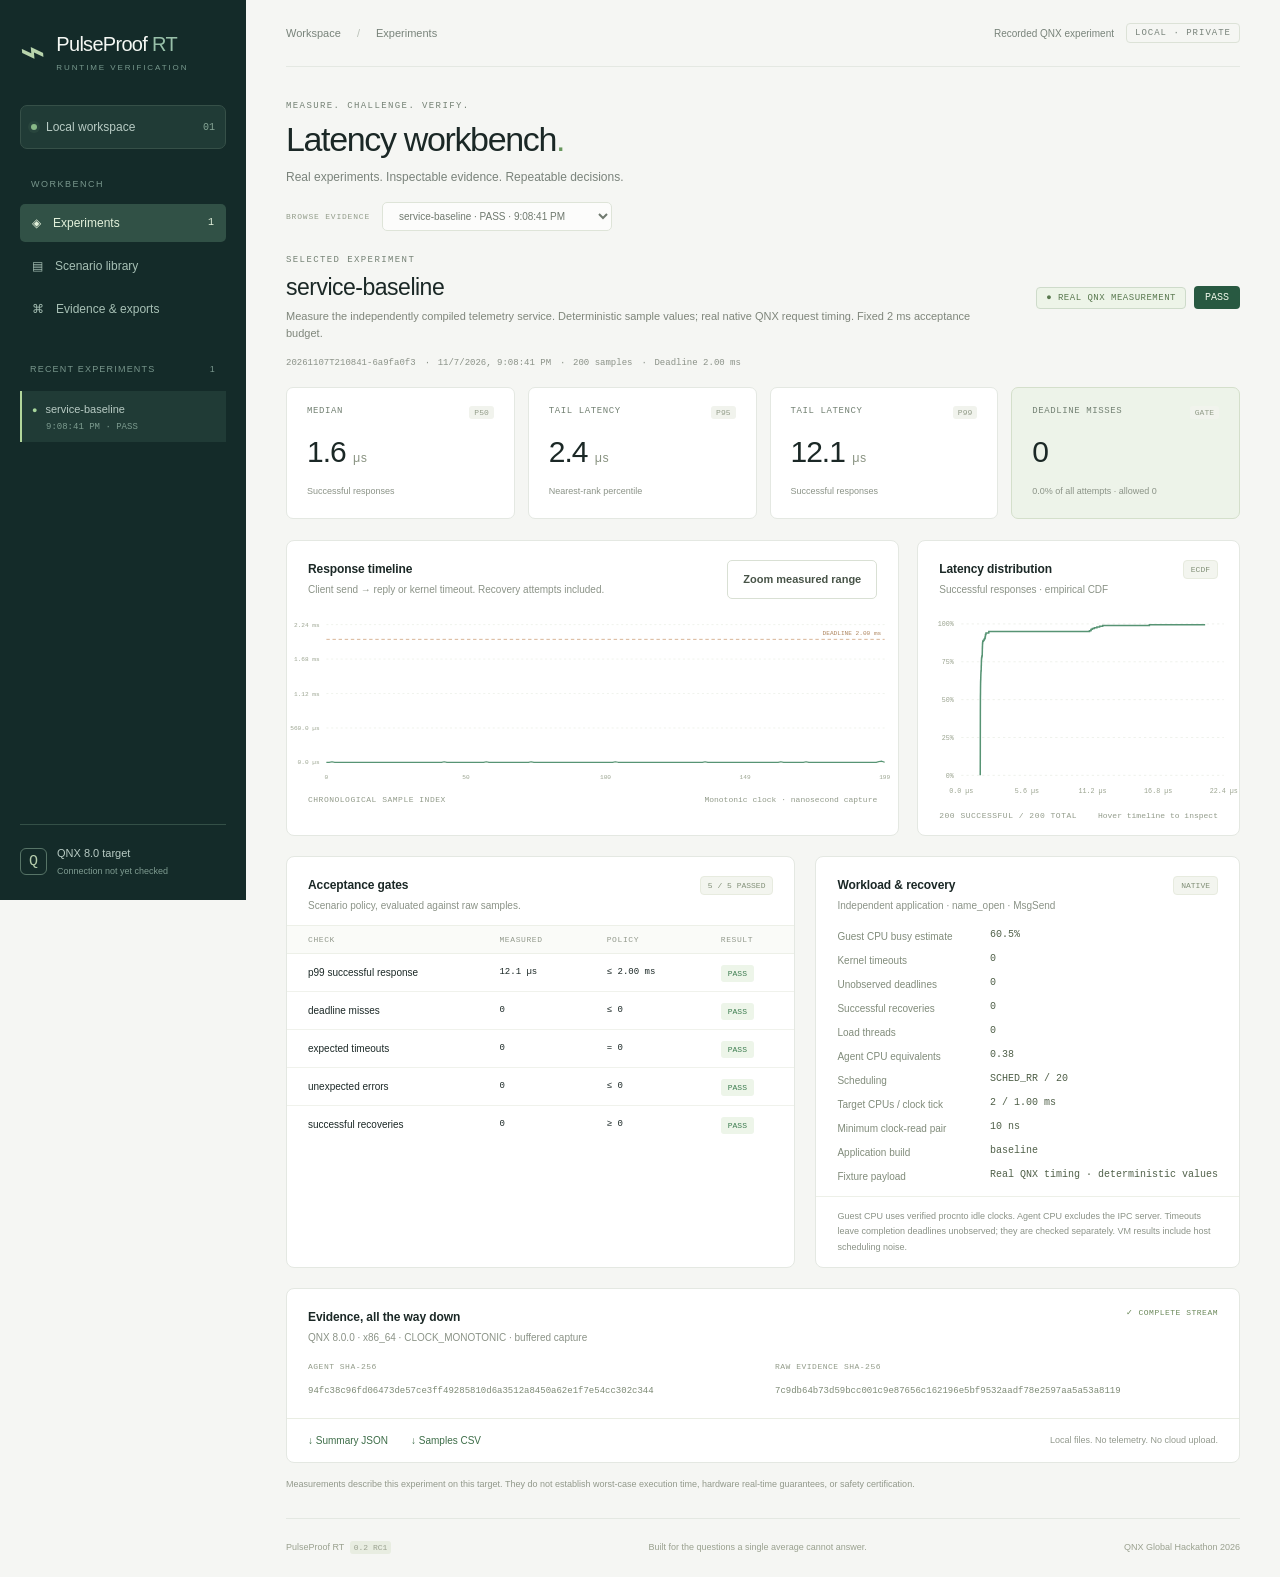
<file: examples/rc/service-baseline/report.html>
<!doctype html>
<html lang="en">
<head>
<meta charset="utf-8"><meta name="viewport" content="width=device-width, initial-scale=1">
<meta name="description" content="Inspect real QNX timing, native IPC and recovery experiments.">
<title>PulseProof RT · Latency workbench</title>
<style>:root{--bg:#f5f6f3;--paper:#fff;--ink:#1b2826;--muted:#74807b;--line:#e4e8e2;--green:#2a785d;--green-light:#eaf3ec;--red:#be5944;--red-light:#fff0e9;--nav:#142b29;--mono:Consolas,'Courier New',monospace}*{box-sizing:border-box}html{scroll-behavior:smooth}body{margin:0;background:var(--bg);color:var(--ink);font-family:Segoe UI,Arial,sans-serif;font-size:14px;line-height:1.5}button,select,a{font:inherit}button,a,select{outline-offset:4px}button,a{touch-action:manipulation}a{color:inherit;text-decoration:none}[hidden]{display:none!important}.sidebar{position:fixed;width:246px;inset:0 auto 0 0;background:var(--nav);color:#b8cbc4;padding:29px 20px 22px;display:flex;flex-direction:column;z-index:5}.brand{display:flex;gap:11px;align-items:center;color:#f5f8f4;font-size:20px;letter-spacing:-.7px}.brand b{font-weight:400;color:#98c0a9}.brand small{display:block;color:#78998e;font-size:8px;letter-spacing:1.9px;margin-top:3px}.mark{font-size:43px;line-height:1;color:#b8d4ac;transform:rotate(-5deg)}.workspace{display:flex;align-items:center;gap:9px;background:#203b36;border:1px solid #365048;border-radius:7px;padding:12px 10px;margin-top:31px;font-size:12px}.workspace-tag{margin-left:auto;color:#86a596;font:10px var(--mono)}.green-dot{display:inline-block;width:6px;height:6px;border-radius:50%;background:#88b887;box-shadow:0 0 0 3px #88b88715}.nav-caption{font-size:9px;letter-spacing:1.5px;color:#78968c;margin:29px 11px 12px}nav{display:grid;gap:5px}.nav-link{display:flex;gap:12px;align-items:center;padding:10px 12px;border-radius:5px;color:#a7c0b5;font-size:12px}.nav-link span:last-child:not(:first-of-type){margin-left:auto;font:10px var(--mono)}.nav-link.active{background:#315146;color:#e3f1db}.nav-link:hover{background:#29483f}.history-title{display:flex;justify-content:space-between;font-size:9px;letter-spacing:1.2px;margin:35px 10px 15px;color:#78968c}.history{overflow:auto;flex:1;min-height:80px}.history-item{display:block;width:100%;text-align:left;border:0;border-left:2px solid transparent;background:transparent;padding:10px;color:#b8cbc4;cursor:pointer;font-size:11px;margin-bottom:3px}.history-item.selected{background:#203b36;border-left-color:#b2d69b}.history-item:hover{background:#203b36}.history-item small{display:block;font:9px var(--mono);color:#7c9b8f;margin:4px 0 0 14px}.history-dot{font-size:9px;color:#a7d59b;margin-right:8px}.history-dot.fail{color:#e2a18a}.sidebar-foot{display:flex;align-items:center;gap:10px;padding:20px 0 0;border-top:1px solid #345047;font-size:11px;margin-top:15px}.sidebar-foot small{display:block;font-size:9px;color:#7e9b90;margin-top:3px}.sidebar-foot .green-dot{margin-left:auto}.target-symbol{border:1px solid #577467;color:#b7ceae;padding:4px 8px;border-radius:6px;font:15px var(--mono)}main{margin-left:246px;padding:0 40px;max-width:2000px}.topbar{height:67px;display:flex;align-items:center;justify-content:space-between;border-bottom:1px solid var(--line);font-size:11px;color:#78837a}.slash{padding:0 13px;color:#bac1b8}.local-badge{font:9px var(--mono);letter-spacing:1px;color:#78837a;border:1px solid #dce2d7;padding:4px 8px;border-radius:4px}.page-head{display:flex;justify-content:space-between;align-items:center;padding:34px 0 26px;gap:16px}.eyebrow{font:9px var(--mono);letter-spacing:1.4px;color:#758275}.page-head h1{font-size:34px;letter-spacing:-1.35px;font-weight:500;margin:7px 0 7px;line-height:1.25}.page-head h1 span{color:#68985d}.page-head p{margin:0;color:#7a837b;font-size:12px}.head-actions{display:flex;gap:8px}.button{display:inline-flex;justify-content:center;align-items:center;gap:7px;border:1px solid transparent;border-radius:5px;padding:10px 15px;font-size:11px;font-weight:600;cursor:pointer;white-space:nowrap;min-height:38px}.button:disabled{opacity:.6;cursor:wait}.primary{background:#254e3d;color:#f1f6ed;border-color:#254e3d}.primary:hover{background:#193e2e}.secondary{border-color:#d9e0d4;background:#fff;color:#485448}.secondary:hover{background:#edf2e9}.launch-panel{display:flex;align-items:center;gap:14px;padding:16px 20px;background:#edf0e7;border:1px solid #dce2d2;border-radius:8px;margin-bottom:29px}.launch-icon{font-size:23px;color:#62815b;border:1px solid #c8d4bd;border-radius:6px;width:36px;height:36px;text-align:center}.launch-label{margin-right:auto}.launch-label strong{display:block;font-weight:600;font-size:12px}.launch-label span{display:block;font-size:10px;color:#7b8475;margin-top:3px}select{min-width:185px;background:#fff;color:#394638;border:1px solid #d5ddce;border-radius:5px;padding:10px 29px 10px 12px;font-size:11px}.experiment-head{display:flex;align-items:center;justify-content:space-between;gap:18px}.experiment-head h2{font-size:23px;font-weight:500;letter-spacing:-.5px;margin:5px 0 4px}.experiment-head p{margin:0;color:#7f867b;font-size:11px;max-width:690px}.experiment-status{display:flex;gap:8px;align-items:center;flex-shrink:0}.badge{border:1px solid #cedbca;background:#edf4e8;color:#5a7950;border-radius:4px;padding:5px 9px;font:9px var(--mono);letter-spacing:.5px}.badge.synthetic{color:#9b642b;background:#fff0dc;border-color:#edd5ac}.verdict{background:#285941;color:#f2f9ec;font:10px var(--mono);border-radius:4px;padding:6px 11px}.verdict.fail{background:var(--red)}.run-meta{display:flex;flex-wrap:wrap;gap:22px;font:9px var(--mono);color:#8b9288;padding:17px 0 19px}.run-meta span+span{position:relative}.run-meta span+span:before{content:'·';position:absolute;left:-13px}.metrics{display:grid;grid-template-columns:repeat(4,1fr);gap:13px;margin-bottom:21px}.metric{background:#fff;border:1px solid var(--line);border-radius:7px;padding:18px 20px}.metric>span{display:flex;justify-content:space-between;font:9px var(--mono);letter-spacing:.6px;color:#738173}.metric b{font-size:8px;background:#f1f3ed;color:#929c89;font-weight:400;border-radius:3px;padding:2px 5px;letter-spacing:0}.metric strong{display:block;font-size:30px;font-weight:500;line-height:1.2;letter-spacing:-1px;margin:15px 0 9px;font-variant-numeric:tabular-nums}.metric strong em{font:12px var(--mono);font-style:normal;color:#87917f;letter-spacing:0}.metric small{font-size:9px;color:#8b9387}.deadline-card{background:#edf3e9;border-color:#d4dfcb}.deadline-card.has-misses{background:var(--red-light);border-color:#edd1c5}.deadline-card.has-misses strong{color:var(--red)}.charts{display:grid;grid-template-columns:minmax(0,1.9fr) minmax(0,1fr);gap:18px;margin-bottom:20px}.panel{background:#fff;border:1px solid var(--line);border-radius:8px;min-width:0}.panel-head{display:flex;align-items:flex-start;justify-content:space-between;gap:12px;padding:19px 21px 12px}.panel h3{font-size:12px;font-weight:600;margin:0 0 4px;letter-spacing:-.1px}.panel p{font-size:10px;color:#8b9387;margin:0}.chart-key{font-size:8px;color:#8b9387;white-space:nowrap}.chart-key i{display:inline-block;height:5px;width:5px;background:#569876;margin:0 4px 1px 8px;border-radius:50%}.chart-key i.red{background:#be6b50}.chart-wrap{position:relative}svg{display:block;width:100%;height:auto}.chart-foot{display:flex;justify-content:space-between;padding:8px 21px 15px;color:#929b8a;font:8px var(--mono);gap:10px}.chart-foot span:first-child{letter-spacing:.5px}.small-label{font:8px var(--mono);color:#829078;background:#f3f5ef;padding:4px 7px;border:1px solid #e7ebdf;border-radius:4px;white-space:nowrap}.bottom-grid{display:grid;grid-template-columns:1.2fr 1fr;gap:20px;margin-bottom:20px}table{width:100%;border-collapse:collapse;text-align:left;font-size:10px}th{font:8px var(--mono);letter-spacing:.6px;color:#939a8d;background:#fafbf8;font-weight:400;padding:9px 21px;border-block:1px solid #edf0e8}td{padding:11px 21px;border-bottom:1px solid #f0f2ec;white-space:nowrap}tr:last-child td{border-bottom:0}td:nth-child(2),td:nth-child(3){font-family:var(--mono);font-size:9px}.gate-pass,.gate-fail{font:8px var(--mono);padding:4px 7px;border-radius:3px;color:#3c7c4f;background:#edf5e9}.gate-fail{color:#ac6148;background:#fff0e9}dl{padding:0 21px;margin:4px 0 12px;display:grid;grid-template-columns:1fr auto;gap:9px;font-size:10px}dt{color:#818c7b}dd{margin:0;font:10px var(--mono);color:#506049}.measurement-note{border-top:1px solid #edf0e8;padding:12px 21px!important;font-size:9px!important;line-height:1.7}.comparison-panel{display:flex;flex-wrap:wrap;align-items:center;gap:13px;padding:18px 21px;margin-bottom:20px}.comparison-panel>div{margin-right:auto}.comparison-panel select{max-width:330px}.comparison-panel>p{width:100%;margin:0;font:10px var(--mono)}.evidence-panel .panel-head{padding-bottom:17px}.evidence-seal{color:#6b885a;font:8px var(--mono);letter-spacing:.5px}.hashes{display:grid;grid-template-columns:1fr 1fr;gap:24px;padding:0 21px 19px}.hashes span{display:block;font:8px var(--mono);letter-spacing:.5px;color:#929b89;margin-bottom:7px}.hashes code{font:9px var(--mono);overflow-wrap:anywhere;color:#7c8974}.export-row{border-top:1px solid #e9ede3;display:flex;gap:23px;align-items:center;padding:14px 21px;font-size:10px}.export-row a{color:#3d6d48}.export-row a:hover{text-decoration:underline}.export-row span{margin-left:auto;color:#92998d;font-size:9px}.limitation{font-size:9px;color:#92998b;line-height:1.6;margin:14px 0 27px}footer{display:flex;justify-content:space-between;gap:12px;padding:22px 0;border-top:1px solid var(--line);font-size:9px;color:#9aa18f}footer b{font:8px var(--mono);background:#e8ede1;border-radius:3px;padding:2px 4px;margin-left:3px}.tooltip{position:absolute;top:0;left:50px;background:#1e352f;color:#f3f9ed;border-radius:5px;padding:9px 12px;pointer-events:none;font:10px var(--mono);box-shadow:0 6px 20px #153b2922;white-space:pre;z-index:2}.empty{text-align:center;padding:70px 0 100px;color:#76866d}.empty h2{font-size:25px;letter-spacing:-.7px;font-weight:500;color:#344b37;margin:12px}.empty p{font-size:12px;line-height:1.8}.empty-wave{font-size:65px;color:#81a56d}#notice{padding:12px 16px;border:1px solid #e2d5b7;border-radius:6px;margin-bottom:20px;font-size:12px;background:#fff7e7;color:#7d693e}.sr-only{position:absolute;width:1px;height:1px;padding:0;overflow:hidden;clip:rect(0,0,0,0);white-space:nowrap;border:0}@media(min-width:1700px){main{padding-inline:55px}.page-head{padding-top:42px}.metrics{gap:20px}.metric{padding:22px 25px}.metric strong{font-size:35px}.panel-head{padding-top:23px}}@media(max-width:1150px){.sidebar{width:205px;padding-inline:14px}main{margin-left:205px;padding-inline:24px}.launch-label span{display:none}.charts{grid-template-columns:1fr}.distribution-panel svg{max-height:240px}.bottom-grid{grid-template-columns:1fr}.metrics{gap:9px}.metric{padding:14px}.metric strong{font-size:25px}.experiment-status{flex-direction:column}.page-head h1{font-size:29px}.hashes{grid-template-columns:1fr;gap:13px}}@media(max-width:760px){.sidebar{position:static;width:auto;padding:15px 18px;display:block}.sidebar .workspace,.sidebar nav,.sidebar .nav-caption,.history-title,.history,.sidebar-foot{display:none}main{margin-left:0;padding:0 17px}.brand{font-size:19px}.brand small{display:none}.mark{font-size:28px}.topbar{height:48px}.page-head{padding-top:24px;align-items:flex-start}.page-head h1{font-size:27px}.page-head p{font-size:10px}.head-actions{flex-direction:column}.launch-panel{flex-wrap:wrap;padding:14px;gap:10px}.launch-label{flex:1}.launch-icon{display:none}.launch-panel select{flex:1;min-width:140px}.metrics{grid-template-columns:1fr 1fr}.experiment-head{align-items:flex-start}.experiment-head h2{font-size:20px}.run-meta{gap:10px 20px}.experiment-head p{max-width:300px}.chart-key{display:none}.panel-head{padding-inline:15px}td,th{padding-inline:13px}.export-row{flex-wrap:wrap;gap:15px}.export-row span{width:100%;margin-left:0}footer span:nth-child(2){display:none}.comparison-panel select{width:100%;max-width:none}.hashes code{font-size:8px}}
.browse-runs{display:flex;align-items:center;gap:12px;margin:-10px 0 24px}.browse-runs label{font:8px var(--mono);letter-spacing:.8px;color:#939d8b}.browse-runs select{font-size:10px;padding-block:7px;max-width:360px}.browse-runs:has(select:empty){display:none}
.health{display:flex;align-items:center;gap:12px;font-size:10px}.health button{border:0;background:transparent;color:#467354;text-decoration:underline;cursor:pointer;font-size:10px}@media(max-width:760px){.topbar{height:auto;min-height:58px;gap:10px;flex-wrap:wrap;padding-block:10px}.health{gap:8px;font-size:8px}.health .local-badge{display:none}.panel-head .button{font-size:8px;padding:6px;min-height:28px}}
</style>
<script>window.__PULSEPROOF_REPORT__={"schema_version": 1, "scenario": {"schema_version": 1, "id": "service-baseline", "description": "Measure the independently compiled telemetry service. Deterministic sample values; real native QNX request timing. Fixed 2 ms acceptance budget.", "mode": "service", "application": "baseline", "parameters": {"samples": 200, "period_us": 5000, "deadline_us": 2000, "work_us": 0, "load_threads": 0, "fault_every": 0, "fault_delay_us": 0, "timeout_us": 50000, "priority": 20}, "gates": {"p99_success_ns": 2000000, "max_deadline_misses": 0, "expected_timeouts": 0, "min_recoveries": 0}}, "metadata": {"type": "metadata", "schema_version": 1, "source": "qnx-native", "agent_version": "0.2.0-rc1", "os": "QNX", "release": "8.0.0", "arch": "x86_64", "machine": "x86pc", "clock": "CLOCK_MONOTONIC", "mode": "service", "samples": 200, "period_us": 5000, "deadline_us": 2000, "work_us": 0, "load_threads": 0, "fault_every": 0, "fault_delay_us": 0, "timeout_us": 50000, "priority": 20, "scheduler": "SCHED_RR", "cpu_count": 2, "tick_ns": 1000000, "clock_resolution_ns": 1000000, "clock_read_min_ns": 10, "cycles_per_second": 3503997000, "started_epoch": 1794085720, "timeout_errno": 260, "service_build": 1}, "source": "qnx-native", "verdict": "PASS", "latency": {"count": 200, "min_ns": 1614, "p50_ns": 1631, "p95_ns": 2350, "p99_ns": 12052, "max_ns": 20718}, "successful_latency": {"count": 200, "min_ns": 1614, "p50_ns": 1631, "p95_ns": 2350, "p99_ns": 12052, "max_ns": 20718}, "wake_lateness": {"count": 200, "min_ns": 0, "p50_ns": 0, "p95_ns": 0, "p99_ns": 0, "max_ns": 0}, "deadline_misses": 0, "unobserved_deadlines": 0, "timeouts": 0, "unexpected_errors": 0, "recoveries": 0, "checks": [{"name": "p99 successful response", "actual": 12052, "limit": 2000000, "pass": true}, {"name": "deadline misses", "actual": 0, "limit": 0, "pass": true}, {"name": "expected timeouts", "actual": 0, "limit": 0, "pass": true}, {"name": "unexpected errors", "actual": 0, "limit": 0, "pass": true}, {"name": "successful recoveries", "actual": 0, "limit": 0, "pass": true}], "completion": {"type": "complete", "samples": 200, "elapsed_ns": 594230, "process_cpu_ns": 228342, "system_cpu_available": true, "idle_cpu_ns": 470768, "cpu_observation_ns": 596310}, "process_cpu_equivalents": 0.38426535179980814, "system_busy_fraction": 0.6052657174959333, "comparison_signature": "d0963537925c1f1fd9ed6a742f669d9de7b128fd7edb27f4b9cb981d39e074ae", "samples": [{"type": "sample", "sequence": 0, "latency_ns": 1819, "wake_lateness_ns": 0, "error": 0, "timeout": false, "injected": false, "recovery": false, "deadline_miss": false, "deadline_unobserved": false}, {"type": "sample", "sequence": 1, "latency_ns": 1620, "wake_lateness_ns": 0, "error": 0, "timeout": false, "injected": false, "recovery": false, "deadline_miss": false, "deadline_unobserved": false}, {"type": "sample", "sequence": 2, "latency_ns": 11791, "wake_lateness_ns": 0, "error": 0, "timeout": false, "injected": false, "recovery": false, "deadline_miss": false, "deadline_unobserved": false}, {"type": "sample", "sequence": 3, "latency_ns": 2065, "wake_lateness_ns": 0, "error": 0, "timeout": false, "injected": false, "recovery": false, "deadline_miss": false, "deadline_unobserved": false}, {"type": "sample", "sequence": 4, "latency_ns": 1787, "wake_lateness_ns": 0, "error": 0, "timeout": false, "injected": false, "recovery": false, "deadline_miss": false, "deadline_unobserved": false}, {"type": "sample", "sequence": 5, "latency_ns": 1713, "wake_lateness_ns": 0, "error": 0, "timeout": false, "injected": false, "recovery": false, "deadline_miss": false, "deadline_unobserved": false}, {"type": "sample", "sequence": 6, "latency_ns": 1699, "wake_lateness_ns": 0, "error": 0, "timeout": false, "injected": false, "recovery": false, "deadline_miss": false, "deadline_unobserved": false}, {"type": "sample", "sequence": 7, "latency_ns": 1792, "wake_lateness_ns": 0, "error": 0, "timeout": false, "injected": false, "recovery": false, "deadline_miss": false, "deadline_unobserved": false}, {"type": "sample", "sequence": 8, "latency_ns": 1630, "wake_lateness_ns": 0, "error": 0, "timeout": false, "injected": false, "recovery": false, "deadline_miss": false, "deadline_unobserved": false}, {"type": "sample", "sequence": 9, "latency_ns": 1637, "wake_lateness_ns": 0, "error": 0, "timeout": false, "injected": false, "recovery": false, "deadline_miss": false, "deadline_unobserved": false}, {"type": "sample", "sequence": 10, "latency_ns": 1632, "wake_lateness_ns": 0, "error": 0, "timeout": false, "injected": false, "recovery": false, "deadline_miss": false, "deadline_unobserved": false}, {"type": "sample", "sequence": 11, "latency_ns": 1661, "wake_lateness_ns": 0, "error": 0, "timeout": false, "injected": false, "recovery": false, "deadline_miss": false, "deadline_unobserved": false}, {"type": "sample", "sequence": 12, "latency_ns": 1631, "wake_lateness_ns": 0, "error": 0, "timeout": false, "injected": false, "recovery": false, "deadline_miss": false, "deadline_unobserved": false}, {"type": "sample", "sequence": 13, "latency_ns": 1631, "wake_lateness_ns": 0, "error": 0, "timeout": false, "injected": false, "recovery": false, "deadline_miss": false, "deadline_unobserved": false}, {"type": "sample", "sequence": 14, "latency_ns": 1629, "wake_lateness_ns": 0, "error": 0, "timeout": false, "injected": false, "recovery": false, "deadline_miss": false, "deadline_unobserved": false}, {"type": "sample", "sequence": 15, "latency_ns": 1658, "wake_lateness_ns": 0, "error": 0, "timeout": false, "injected": false, "recovery": false, "deadline_miss": false, "deadline_unobserved": false}, {"type": "sample", "sequence": 16, "latency_ns": 1631, "wake_lateness_ns": 0, "error": 0, "timeout": false, "injected": false, "recovery": false, "deadline_miss": false, "deadline_unobserved": false}, {"type": "sample", "sequence": 17, "latency_ns": 1677, "wake_lateness_ns": 0, "error": 0, "timeout": false, "injected": false, "recovery": false, "deadline_miss": false, "deadline_unobserved": false}, {"type": "sample", "sequence": 18, "latency_ns": 1627, "wake_lateness_ns": 0, "error": 0, "timeout": false, "injected": false, "recovery": false, "deadline_miss": false, "deadline_unobserved": false}, {"type": "sample", "sequence": 19, "latency_ns": 1621, "wake_lateness_ns": 0, "error": 0, "timeout": false, "injected": false, "recovery": false, "deadline_miss": false, "deadline_unobserved": false}, {"type": "sample", "sequence": 20, "latency_ns": 1620, "wake_lateness_ns": 0, "error": 0, "timeout": false, "injected": false, "recovery": false, "deadline_miss": false, "deadline_unobserved": false}, {"type": "sample", "sequence": 21, "latency_ns": 1625, "wake_lateness_ns": 0, "error": 0, "timeout": false, "injected": false, "recovery": false, "deadline_miss": false, "deadline_unobserved": false}, {"type": "sample", "sequence": 22, "latency_ns": 1647, "wake_lateness_ns": 0, "error": 0, "timeout": false, "injected": false, "recovery": false, "deadline_miss": false, "deadline_unobserved": false}, {"type": "sample", "sequence": 23, "latency_ns": 1711, "wake_lateness_ns": 0, "error": 0, "timeout": false, "injected": false, "recovery": false, "deadline_miss": false, "deadline_unobserved": false}, {"type": "sample", "sequence": 24, "latency_ns": 1627, "wake_lateness_ns": 0, "error": 0, "timeout": false, "injected": false, "recovery": false, "deadline_miss": false, "deadline_unobserved": false}, {"type": "sample", "sequence": 25, "latency_ns": 1644, "wake_lateness_ns": 0, "error": 0, "timeout": false, "injected": false, "recovery": false, "deadline_miss": false, "deadline_unobserved": false}, {"type": "sample", "sequence": 26, "latency_ns": 1623, "wake_lateness_ns": 0, "error": 0, "timeout": false, "injected": false, "recovery": false, "deadline_miss": false, "deadline_unobserved": false}, {"type": "sample", "sequence": 27, "latency_ns": 1626, "wake_lateness_ns": 0, "error": 0, "timeout": false, "injected": false, "recovery": false, "deadline_miss": false, "deadline_unobserved": false}, {"type": "sample", "sequence": 28, "latency_ns": 1629, "wake_lateness_ns": 0, "error": 0, "timeout": false, "injected": false, "recovery": false, "deadline_miss": false, "deadline_unobserved": false}, {"type": "sample", "sequence": 29, "latency_ns": 1630, "wake_lateness_ns": 0, "error": 0, "timeout": false, "injected": false, "recovery": false, "deadline_miss": false, "deadline_unobserved": false}, {"type": "sample", "sequence": 30, "latency_ns": 1644, "wake_lateness_ns": 0, "error": 0, "timeout": false, "injected": false, "recovery": false, "deadline_miss": false, "deadline_unobserved": false}, {"type": "sample", "sequence": 31, "latency_ns": 1632, "wake_lateness_ns": 0, "error": 0, "timeout": false, "injected": false, "recovery": false, "deadline_miss": false, "deadline_unobserved": false}, {"type": "sample", "sequence": 32, "latency_ns": 1627, "wake_lateness_ns": 0, "error": 0, "timeout": false, "injected": false, "recovery": false, "deadline_miss": false, "deadline_unobserved": false}, {"type": "sample", "sequence": 33, "latency_ns": 1742, "wake_lateness_ns": 0, "error": 0, "timeout": false, "injected": false, "recovery": false, "deadline_miss": false, "deadline_unobserved": false}, {"type": "sample", "sequence": 34, "latency_ns": 1672, "wake_lateness_ns": 0, "error": 0, "timeout": false, "injected": false, "recovery": false, "deadline_miss": false, "deadline_unobserved": false}, {"type": "sample", "sequence": 35, "latency_ns": 1625, "wake_lateness_ns": 0, "error": 0, "timeout": false, "injected": false, "recovery": false, "deadline_miss": false, "deadline_unobserved": false}, {"type": "sample", "sequence": 36, "latency_ns": 1621, "wake_lateness_ns": 0, "error": 0, "timeout": false, "injected": false, "recovery": false, "deadline_miss": false, "deadline_unobserved": false}, {"type": "sample", "sequence": 37, "latency_ns": 1647, "wake_lateness_ns": 0, "error": 0, "timeout": false, "injected": false, "recovery": false, "deadline_miss": false, "deadline_unobserved": false}, {"type": "sample", "sequence": 38, "latency_ns": 1630, "wake_lateness_ns": 0, "error": 0, "timeout": false, "injected": false, "recovery": false, "deadline_miss": false, "deadline_unobserved": false}, {"type": "sample", "sequence": 39, "latency_ns": 1625, "wake_lateness_ns": 0, "error": 0, "timeout": false, "injected": false, "recovery": false, "deadline_miss": false, "deadline_unobserved": false}, {"type": "sample", "sequence": 40, "latency_ns": 1626, "wake_lateness_ns": 0, "error": 0, "timeout": false, "injected": false, "recovery": false, "deadline_miss": false, "deadline_unobserved": false}, {"type": "sample", "sequence": 41, "latency_ns": 1652, "wake_lateness_ns": 0, "error": 0, "timeout": false, "injected": false, "recovery": false, "deadline_miss": false, "deadline_unobserved": false}, {"type": "sample", "sequence": 42, "latency_ns": 12052, "wake_lateness_ns": 0, "error": 0, "timeout": false, "injected": false, "recovery": false, "deadline_miss": false, "deadline_unobserved": false}, {"type": "sample", "sequence": 43, "latency_ns": 2034, "wake_lateness_ns": 0, "error": 0, "timeout": false, "injected": false, "recovery": false, "deadline_miss": false, "deadline_unobserved": false}, {"type": "sample", "sequence": 44, "latency_ns": 1797, "wake_lateness_ns": 0, "error": 0, "timeout": false, "injected": false, "recovery": false, "deadline_miss": false, "deadline_unobserved": false}, {"type": "sample", "sequence": 45, "latency_ns": 1786, "wake_lateness_ns": 0, "error": 0, "timeout": false, "injected": false, "recovery": false, "deadline_miss": false, "deadline_unobserved": false}, {"type": "sample", "sequence": 46, "latency_ns": 1723, "wake_lateness_ns": 0, "error": 0, "timeout": false, "injected": false, "recovery": false, "deadline_miss": false, "deadline_unobserved": false}, {"type": "sample", "sequence": 47, "latency_ns": 1623, "wake_lateness_ns": 0, "error": 0, "timeout": false, "injected": false, "recovery": false, "deadline_miss": false, "deadline_unobserved": false}, {"type": "sample", "sequence": 48, "latency_ns": 1619, "wake_lateness_ns": 0, "error": 0, "timeout": false, "injected": false, "recovery": false, "deadline_miss": false, "deadline_unobserved": false}, {"type": "sample", "sequence": 49, "latency_ns": 1615, "wake_lateness_ns": 0, "error": 0, "timeout": false, "injected": false, "recovery": false, "deadline_miss": false, "deadline_unobserved": false}, {"type": "sample", "sequence": 50, "latency_ns": 1768, "wake_lateness_ns": 0, "error": 0, "timeout": false, "injected": false, "recovery": false, "deadline_miss": false, "deadline_unobserved": false}, {"type": "sample", "sequence": 51, "latency_ns": 1711, "wake_lateness_ns": 0, "error": 0, "timeout": false, "injected": false, "recovery": false, "deadline_miss": false, "deadline_unobserved": false}, {"type": "sample", "sequence": 52, "latency_ns": 1619, "wake_lateness_ns": 0, "error": 0, "timeout": false, "injected": false, "recovery": false, "deadline_miss": false, "deadline_unobserved": false}, {"type": "sample", "sequence": 53, "latency_ns": 1627, "wake_lateness_ns": 0, "error": 0, "timeout": false, "injected": false, "recovery": false, "deadline_miss": false, "deadline_unobserved": false}, {"type": "sample", "sequence": 54, "latency_ns": 1614, "wake_lateness_ns": 0, "error": 0, "timeout": false, "injected": false, "recovery": false, "deadline_miss": false, "deadline_unobserved": false}, {"type": "sample", "sequence": 55, "latency_ns": 1622, "wake_lateness_ns": 0, "error": 0, "timeout": false, "injected": false, "recovery": false, "deadline_miss": false, "deadline_unobserved": false}, {"type": "sample", "sequence": 56, "latency_ns": 1618, "wake_lateness_ns": 0, "error": 0, "timeout": false, "injected": false, "recovery": false, "deadline_miss": false, "deadline_unobserved": false}, {"type": "sample", "sequence": 57, "latency_ns": 11341, "wake_lateness_ns": 0, "error": 0, "timeout": false, "injected": false, "recovery": false, "deadline_miss": false, "deadline_unobserved": false}, {"type": "sample", "sequence": 58, "latency_ns": 2059, "wake_lateness_ns": 0, "error": 0, "timeout": false, "injected": false, "recovery": false, "deadline_miss": false, "deadline_unobserved": false}, {"type": "sample", "sequence": 59, "latency_ns": 1809, "wake_lateness_ns": 0, "error": 0, "timeout": false, "injected": false, "recovery": false, "deadline_miss": false, "deadline_unobserved": false}, {"type": "sample", "sequence": 60, "latency_ns": 1795, "wake_lateness_ns": 0, "error": 0, "timeout": false, "injected": false, "recovery": false, "deadline_miss": false, "deadline_unobserved": false}, {"type": "sample", "sequence": 61, "latency_ns": 1714, "wake_lateness_ns": 0, "error": 0, "timeout": false, "injected": false, "recovery": false, "deadline_miss": false, "deadline_unobserved": false}, {"type": "sample", "sequence": 62, "latency_ns": 1640, "wake_lateness_ns": 0, "error": 0, "timeout": false, "injected": false, "recovery": false, "deadline_miss": false, "deadline_unobserved": false}, {"type": "sample", "sequence": 63, "latency_ns": 1617, "wake_lateness_ns": 0, "error": 0, "timeout": false, "injected": false, "recovery": false, "deadline_miss": false, "deadline_unobserved": false}, {"type": "sample", "sequence": 64, "latency_ns": 1620, "wake_lateness_ns": 0, "error": 0, "timeout": false, "injected": false, "recovery": false, "deadline_miss": false, "deadline_unobserved": false}, {"type": "sample", "sequence": 65, "latency_ns": 1618, "wake_lateness_ns": 0, "error": 0, "timeout": false, "injected": false, "recovery": false, "deadline_miss": false, "deadline_unobserved": false}, {"type": "sample", "sequence": 66, "latency_ns": 1653, "wake_lateness_ns": 0, "error": 0, "timeout": false, "injected": false, "recovery": false, "deadline_miss": false, "deadline_unobserved": false}, {"type": "sample", "sequence": 67, "latency_ns": 1679, "wake_lateness_ns": 0, "error": 0, "timeout": false, "injected": false, "recovery": false, "deadline_miss": false, "deadline_unobserved": false}, {"type": "sample", "sequence": 68, "latency_ns": 1621, "wake_lateness_ns": 0, "error": 0, "timeout": false, "injected": false, "recovery": false, "deadline_miss": false, "deadline_unobserved": false}, {"type": "sample", "sequence": 69, "latency_ns": 1638, "wake_lateness_ns": 0, "error": 0, "timeout": false, "injected": false, "recovery": false, "deadline_miss": false, "deadline_unobserved": false}, {"type": "sample", "sequence": 70, "latency_ns": 1621, "wake_lateness_ns": 0, "error": 0, "timeout": false, "injected": false, "recovery": false, "deadline_miss": false, "deadline_unobserved": false}, {"type": "sample", "sequence": 71, "latency_ns": 1625, "wake_lateness_ns": 0, "error": 0, "timeout": false, "injected": false, "recovery": false, "deadline_miss": false, "deadline_unobserved": false}, {"type": "sample", "sequence": 72, "latency_ns": 1623, "wake_lateness_ns": 0, "error": 0, "timeout": false, "injected": false, "recovery": false, "deadline_miss": false, "deadline_unobserved": false}, {"type": "sample", "sequence": 73, "latency_ns": 10925, "wake_lateness_ns": 0, "error": 0, "timeout": false, "injected": false, "recovery": false, "deadline_miss": false, "deadline_unobserved": false}, {"type": "sample", "sequence": 74, "latency_ns": 2002, "wake_lateness_ns": 0, "error": 0, "timeout": false, "injected": false, "recovery": false, "deadline_miss": false, "deadline_unobserved": false}, {"type": "sample", "sequence": 75, "latency_ns": 1801, "wake_lateness_ns": 0, "error": 0, "timeout": false, "injected": false, "recovery": false, "deadline_miss": false, "deadline_unobserved": false}, {"type": "sample", "sequence": 76, "latency_ns": 1792, "wake_lateness_ns": 0, "error": 0, "timeout": false, "injected": false, "recovery": false, "deadline_miss": false, "deadline_unobserved": false}, {"type": "sample", "sequence": 77, "latency_ns": 1755, "wake_lateness_ns": 0, "error": 0, "timeout": false, "injected": false, "recovery": false, "deadline_miss": false, "deadline_unobserved": false}, {"type": "sample", "sequence": 78, "latency_ns": 1642, "wake_lateness_ns": 0, "error": 0, "timeout": false, "injected": false, "recovery": false, "deadline_miss": false, "deadline_unobserved": false}, {"type": "sample", "sequence": 79, "latency_ns": 1622, "wake_lateness_ns": 0, "error": 0, "timeout": false, "injected": false, "recovery": false, "deadline_miss": false, "deadline_unobserved": false}, {"type": "sample", "sequence": 80, "latency_ns": 1623, "wake_lateness_ns": 0, "error": 0, "timeout": false, "injected": false, "recovery": false, "deadline_miss": false, "deadline_unobserved": false}, {"type": "sample", "sequence": 81, "latency_ns": 1619, "wake_lateness_ns": 0, "error": 0, "timeout": false, "injected": false, "recovery": false, "deadline_miss": false, "deadline_unobserved": false}, {"type": "sample", "sequence": 82, "latency_ns": 1620, "wake_lateness_ns": 0, "error": 0, "timeout": false, "injected": false, "recovery": false, "deadline_miss": false, "deadline_unobserved": false}, {"type": "sample", "sequence": 83, "latency_ns": 1624, "wake_lateness_ns": 0, "error": 0, "timeout": false, "injected": false, "recovery": false, "deadline_miss": false, "deadline_unobserved": false}, {"type": "sample", "sequence": 84, "latency_ns": 1624, "wake_lateness_ns": 0, "error": 0, "timeout": false, "injected": false, "recovery": false, "deadline_miss": false, "deadline_unobserved": false}, {"type": "sample", "sequence": 85, "latency_ns": 1626, "wake_lateness_ns": 0, "error": 0, "timeout": false, "injected": false, "recovery": false, "deadline_miss": false, "deadline_unobserved": false}, {"type": "sample", "sequence": 86, "latency_ns": 1638, "wake_lateness_ns": 0, "error": 0, "timeout": false, "injected": false, "recovery": false, "deadline_miss": false, "deadline_unobserved": false}, {"type": "sample", "sequence": 87, "latency_ns": 1633, "wake_lateness_ns": 0, "error": 0, "timeout": false, "injected": false, "recovery": false, "deadline_miss": false, "deadline_unobserved": false}, {"type": "sample", "sequence": 88, "latency_ns": 1629, "wake_lateness_ns": 0, "error": 0, "timeout": false, "injected": false, "recovery": false, "deadline_miss": false, "deadline_unobserved": false}, {"type": "sample", "sequence": 89, "latency_ns": 1622, "wake_lateness_ns": 0, "error": 0, "timeout": false, "injected": false, "recovery": false, "deadline_miss": false, "deadline_unobserved": false}, {"type": "sample", "sequence": 90, "latency_ns": 1635, "wake_lateness_ns": 0, "error": 0, "timeout": false, "injected": false, "recovery": false, "deadline_miss": false, "deadline_unobserved": false}, {"type": "sample", "sequence": 91, "latency_ns": 1625, "wake_lateness_ns": 0, "error": 0, "timeout": false, "injected": false, "recovery": false, "deadline_miss": false, "deadline_unobserved": false}, {"type": "sample", "sequence": 92, "latency_ns": 1624, "wake_lateness_ns": 0, "error": 0, "timeout": false, "injected": false, "recovery": false, "deadline_miss": false, "deadline_unobserved": false}, {"type": "sample", "sequence": 93, "latency_ns": 1623, "wake_lateness_ns": 0, "error": 0, "timeout": false, "injected": false, "recovery": false, "deadline_miss": false, "deadline_unobserved": false}, {"type": "sample", "sequence": 94, "latency_ns": 1639, "wake_lateness_ns": 0, "error": 0, "timeout": false, "injected": false, "recovery": false, "deadline_miss": false, "deadline_unobserved": false}, {"type": "sample", "sequence": 95, "latency_ns": 1624, "wake_lateness_ns": 0, "error": 0, "timeout": false, "injected": false, "recovery": false, "deadline_miss": false, "deadline_unobserved": false}, {"type": "sample", "sequence": 96, "latency_ns": 1650, "wake_lateness_ns": 0, "error": 0, "timeout": false, "injected": false, "recovery": false, "deadline_miss": false, "deadline_unobserved": false}, {"type": "sample", "sequence": 97, "latency_ns": 1831, "wake_lateness_ns": 0, "error": 0, "timeout": false, "injected": false, "recovery": false, "deadline_miss": false, "deadline_unobserved": false}, {"type": "sample", "sequence": 98, "latency_ns": 1623, "wake_lateness_ns": 0, "error": 0, "timeout": false, "injected": false, "recovery": false, "deadline_miss": false, "deadline_unobserved": false}, {"type": "sample", "sequence": 99, "latency_ns": 1957, "wake_lateness_ns": 0, "error": 0, "timeout": false, "injected": false, "recovery": false, "deadline_miss": false, "deadline_unobserved": false}, {"type": "sample", "sequence": 100, "latency_ns": 1626, "wake_lateness_ns": 0, "error": 0, "timeout": false, "injected": false, "recovery": false, "deadline_miss": false, "deadline_unobserved": false}, {"type": "sample", "sequence": 101, "latency_ns": 1639, "wake_lateness_ns": 0, "error": 0, "timeout": false, "injected": false, "recovery": false, "deadline_miss": false, "deadline_unobserved": false}, {"type": "sample", "sequence": 102, "latency_ns": 1704, "wake_lateness_ns": 0, "error": 0, "timeout": false, "injected": false, "recovery": false, "deadline_miss": false, "deadline_unobserved": false}, {"type": "sample", "sequence": 103, "latency_ns": 11559, "wake_lateness_ns": 0, "error": 0, "timeout": false, "injected": false, "recovery": false, "deadline_miss": false, "deadline_unobserved": false}, {"type": "sample", "sequence": 104, "latency_ns": 2342, "wake_lateness_ns": 0, "error": 0, "timeout": false, "injected": false, "recovery": false, "deadline_miss": false, "deadline_unobserved": false}, {"type": "sample", "sequence": 105, "latency_ns": 1833, "wake_lateness_ns": 0, "error": 0, "timeout": false, "injected": false, "recovery": false, "deadline_miss": false, "deadline_unobserved": false}, {"type": "sample", "sequence": 106, "latency_ns": 1807, "wake_lateness_ns": 0, "error": 0, "timeout": false, "injected": false, "recovery": false, "deadline_miss": false, "deadline_unobserved": false}, {"type": "sample", "sequence": 107, "latency_ns": 1730, "wake_lateness_ns": 0, "error": 0, "timeout": false, "injected": false, "recovery": false, "deadline_miss": false, "deadline_unobserved": false}, {"type": "sample", "sequence": 108, "latency_ns": 1643, "wake_lateness_ns": 0, "error": 0, "timeout": false, "injected": false, "recovery": false, "deadline_miss": false, "deadline_unobserved": false}, {"type": "sample", "sequence": 109, "latency_ns": 1620, "wake_lateness_ns": 0, "error": 0, "timeout": false, "injected": false, "recovery": false, "deadline_miss": false, "deadline_unobserved": false}, {"type": "sample", "sequence": 110, "latency_ns": 1622, "wake_lateness_ns": 0, "error": 0, "timeout": false, "injected": false, "recovery": false, "deadline_miss": false, "deadline_unobserved": false}, {"type": "sample", "sequence": 111, "latency_ns": 1640, "wake_lateness_ns": 0, "error": 0, "timeout": false, "injected": false, "recovery": false, "deadline_miss": false, "deadline_unobserved": false}, {"type": "sample", "sequence": 112, "latency_ns": 1624, "wake_lateness_ns": 0, "error": 0, "timeout": false, "injected": false, "recovery": false, "deadline_miss": false, "deadline_unobserved": false}, {"type": "sample", "sequence": 113, "latency_ns": 1623, "wake_lateness_ns": 0, "error": 0, "timeout": false, "injected": false, "recovery": false, "deadline_miss": false, "deadline_unobserved": false}, {"type": "sample", "sequence": 114, "latency_ns": 1625, "wake_lateness_ns": 0, "error": 0, "timeout": false, "injected": false, "recovery": false, "deadline_miss": false, "deadline_unobserved": false}, {"type": "sample", "sequence": 115, "latency_ns": 1685, "wake_lateness_ns": 0, "error": 0, "timeout": false, "injected": false, "recovery": false, "deadline_miss": false, "deadline_unobserved": false}, {"type": "sample", "sequence": 116, "latency_ns": 1627, "wake_lateness_ns": 0, "error": 0, "timeout": false, "injected": false, "recovery": false, "deadline_miss": false, "deadline_unobserved": false}, {"type": "sample", "sequence": 117, "latency_ns": 1630, "wake_lateness_ns": 0, "error": 0, "timeout": false, "injected": false, "recovery": false, "deadline_miss": false, "deadline_unobserved": false}, {"type": "sample", "sequence": 118, "latency_ns": 1625, "wake_lateness_ns": 0, "error": 0, "timeout": false, "injected": false, "recovery": false, "deadline_miss": false, "deadline_unobserved": false}, {"type": "sample", "sequence": 119, "latency_ns": 1632, "wake_lateness_ns": 0, "error": 0, "timeout": false, "injected": false, "recovery": false, "deadline_miss": false, "deadline_unobserved": false}, {"type": "sample", "sequence": 120, "latency_ns": 1663, "wake_lateness_ns": 0, "error": 0, "timeout": false, "injected": false, "recovery": false, "deadline_miss": false, "deadline_unobserved": false}, {"type": "sample", "sequence": 121, "latency_ns": 1629, "wake_lateness_ns": 0, "error": 0, "timeout": false, "injected": false, "recovery": false, "deadline_miss": false, "deadline_unobserved": false}, {"type": "sample", "sequence": 122, "latency_ns": 1626, "wake_lateness_ns": 0, "error": 0, "timeout": false, "injected": false, "recovery": false, "deadline_miss": false, "deadline_unobserved": false}, {"type": "sample", "sequence": 123, "latency_ns": 1626, "wake_lateness_ns": 0, "error": 0, "timeout": false, "injected": false, "recovery": false, "deadline_miss": false, "deadline_unobserved": false}, {"type": "sample", "sequence": 124, "latency_ns": 1627, "wake_lateness_ns": 0, "error": 0, "timeout": false, "injected": false, "recovery": false, "deadline_miss": false, "deadline_unobserved": false}, {"type": "sample", "sequence": 125, "latency_ns": 1700, "wake_lateness_ns": 0, "error": 0, "timeout": false, "injected": false, "recovery": false, "deadline_miss": false, "deadline_unobserved": false}, {"type": "sample", "sequence": 126, "latency_ns": 1666, "wake_lateness_ns": 0, "error": 0, "timeout": false, "injected": false, "recovery": false, "deadline_miss": false, "deadline_unobserved": false}, {"type": "sample", "sequence": 127, "latency_ns": 1699, "wake_lateness_ns": 0, "error": 0, "timeout": false, "injected": false, "recovery": false, "deadline_miss": false, "deadline_unobserved": false}, {"type": "sample", "sequence": 128, "latency_ns": 1623, "wake_lateness_ns": 0, "error": 0, "timeout": false, "injected": false, "recovery": false, "deadline_miss": false, "deadline_unobserved": false}, {"type": "sample", "sequence": 129, "latency_ns": 1634, "wake_lateness_ns": 0, "error": 0, "timeout": false, "injected": false, "recovery": false, "deadline_miss": false, "deadline_unobserved": false}, {"type": "sample", "sequence": 130, "latency_ns": 1668, "wake_lateness_ns": 0, "error": 0, "timeout": false, "injected": false, "recovery": false, "deadline_miss": false, "deadline_unobserved": false}, {"type": "sample", "sequence": 131, "latency_ns": 1621, "wake_lateness_ns": 0, "error": 0, "timeout": false, "injected": false, "recovery": false, "deadline_miss": false, "deadline_unobserved": false}, {"type": "sample", "sequence": 132, "latency_ns": 1622, "wake_lateness_ns": 0, "error": 0, "timeout": false, "injected": false, "recovery": false, "deadline_miss": false, "deadline_unobserved": false}, {"type": "sample", "sequence": 133, "latency_ns": 1625, "wake_lateness_ns": 0, "error": 0, "timeout": false, "injected": false, "recovery": false, "deadline_miss": false, "deadline_unobserved": false}, {"type": "sample", "sequence": 134, "latency_ns": 1662, "wake_lateness_ns": 0, "error": 0, "timeout": false, "injected": false, "recovery": false, "deadline_miss": false, "deadline_unobserved": false}, {"type": "sample", "sequence": 135, "latency_ns": 11178, "wake_lateness_ns": 0, "error": 0, "timeout": false, "injected": false, "recovery": false, "deadline_miss": false, "deadline_unobserved": false}, {"type": "sample", "sequence": 136, "latency_ns": 2105, "wake_lateness_ns": 0, "error": 0, "timeout": false, "injected": false, "recovery": false, "deadline_miss": false, "deadline_unobserved": false}, {"type": "sample", "sequence": 137, "latency_ns": 1815, "wake_lateness_ns": 0, "error": 0, "timeout": false, "injected": false, "recovery": false, "deadline_miss": false, "deadline_unobserved": false}, {"type": "sample", "sequence": 138, "latency_ns": 1795, "wake_lateness_ns": 0, "error": 0, "timeout": false, "injected": false, "recovery": false, "deadline_miss": false, "deadline_unobserved": false}, {"type": "sample", "sequence": 139, "latency_ns": 1721, "wake_lateness_ns": 0, "error": 0, "timeout": false, "injected": false, "recovery": false, "deadline_miss": false, "deadline_unobserved": false}, {"type": "sample", "sequence": 140, "latency_ns": 1630, "wake_lateness_ns": 0, "error": 0, "timeout": false, "injected": false, "recovery": false, "deadline_miss": false, "deadline_unobserved": false}, {"type": "sample", "sequence": 141, "latency_ns": 1626, "wake_lateness_ns": 0, "error": 0, "timeout": false, "injected": false, "recovery": false, "deadline_miss": false, "deadline_unobserved": false}, {"type": "sample", "sequence": 142, "latency_ns": 1639, "wake_lateness_ns": 0, "error": 0, "timeout": false, "injected": false, "recovery": false, "deadline_miss": false, "deadline_unobserved": false}, {"type": "sample", "sequence": 143, "latency_ns": 1623, "wake_lateness_ns": 0, "error": 0, "timeout": false, "injected": false, "recovery": false, "deadline_miss": false, "deadline_unobserved": false}, {"type": "sample", "sequence": 144, "latency_ns": 1622, "wake_lateness_ns": 0, "error": 0, "timeout": false, "injected": false, "recovery": false, "deadline_miss": false, "deadline_unobserved": false}, {"type": "sample", "sequence": 145, "latency_ns": 1626, "wake_lateness_ns": 0, "error": 0, "timeout": false, "injected": false, "recovery": false, "deadline_miss": false, "deadline_unobserved": false}, {"type": "sample", "sequence": 146, "latency_ns": 1625, "wake_lateness_ns": 0, "error": 0, "timeout": false, "injected": false, "recovery": false, "deadline_miss": false, "deadline_unobserved": false}, {"type": "sample", "sequence": 147, "latency_ns": 1627, "wake_lateness_ns": 0, "error": 0, "timeout": false, "injected": false, "recovery": false, "deadline_miss": false, "deadline_unobserved": false}, {"type": "sample", "sequence": 148, "latency_ns": 1623, "wake_lateness_ns": 0, "error": 0, "timeout": false, "injected": false, "recovery": false, "deadline_miss": false, "deadline_unobserved": false}, {"type": "sample", "sequence": 149, "latency_ns": 1625, "wake_lateness_ns": 0, "error": 0, "timeout": false, "injected": false, "recovery": false, "deadline_miss": false, "deadline_unobserved": false}, {"type": "sample", "sequence": 150, "latency_ns": 1700, "wake_lateness_ns": 0, "error": 0, "timeout": false, "injected": false, "recovery": false, "deadline_miss": false, "deadline_unobserved": false}, {"type": "sample", "sequence": 151, "latency_ns": 1666, "wake_lateness_ns": 0, "error": 0, "timeout": false, "injected": false, "recovery": false, "deadline_miss": false, "deadline_unobserved": false}, {"type": "sample", "sequence": 152, "latency_ns": 1628, "wake_lateness_ns": 0, "error": 0, "timeout": false, "injected": false, "recovery": false, "deadline_miss": false, "deadline_unobserved": false}, {"type": "sample", "sequence": 153, "latency_ns": 1626, "wake_lateness_ns": 0, "error": 0, "timeout": false, "injected": false, "recovery": false, "deadline_miss": false, "deadline_unobserved": false}, {"type": "sample", "sequence": 154, "latency_ns": 1626, "wake_lateness_ns": 0, "error": 0, "timeout": false, "injected": false, "recovery": false, "deadline_miss": false, "deadline_unobserved": false}, {"type": "sample", "sequence": 155, "latency_ns": 1698, "wake_lateness_ns": 0, "error": 0, "timeout": false, "injected": false, "recovery": false, "deadline_miss": false, "deadline_unobserved": false}, {"type": "sample", "sequence": 156, "latency_ns": 1795, "wake_lateness_ns": 0, "error": 0, "timeout": false, "injected": false, "recovery": false, "deadline_miss": false, "deadline_unobserved": false}, {"type": "sample", "sequence": 157, "latency_ns": 1622, "wake_lateness_ns": 0, "error": 0, "timeout": false, "injected": false, "recovery": false, "deadline_miss": false, "deadline_unobserved": false}, {"type": "sample", "sequence": 158, "latency_ns": 1646, "wake_lateness_ns": 0, "error": 0, "timeout": false, "injected": false, "recovery": false, "deadline_miss": false, "deadline_unobserved": false}, {"type": "sample", "sequence": 159, "latency_ns": 1628, "wake_lateness_ns": 0, "error": 0, "timeout": false, "injected": false, "recovery": false, "deadline_miss": false, "deadline_unobserved": false}, {"type": "sample", "sequence": 160, "latency_ns": 1621, "wake_lateness_ns": 0, "error": 0, "timeout": false, "injected": false, "recovery": false, "deadline_miss": false, "deadline_unobserved": false}, {"type": "sample", "sequence": 161, "latency_ns": 1620, "wake_lateness_ns": 0, "error": 0, "timeout": false, "injected": false, "recovery": false, "deadline_miss": false, "deadline_unobserved": false}, {"type": "sample", "sequence": 162, "latency_ns": 11078, "wake_lateness_ns": 0, "error": 0, "timeout": false, "injected": false, "recovery": false, "deadline_miss": false, "deadline_unobserved": false}, {"type": "sample", "sequence": 163, "latency_ns": 2109, "wake_lateness_ns": 0, "error": 0, "timeout": false, "injected": false, "recovery": false, "deadline_miss": false, "deadline_unobserved": false}, {"type": "sample", "sequence": 164, "latency_ns": 1875, "wake_lateness_ns": 0, "error": 0, "timeout": false, "injected": false, "recovery": false, "deadline_miss": false, "deadline_unobserved": false}, {"type": "sample", "sequence": 165, "latency_ns": 1934, "wake_lateness_ns": 0, "error": 0, "timeout": false, "injected": false, "recovery": false, "deadline_miss": false, "deadline_unobserved": false}, {"type": "sample", "sequence": 166, "latency_ns": 1787, "wake_lateness_ns": 0, "error": 0, "timeout": false, "injected": false, "recovery": false, "deadline_miss": false, "deadline_unobserved": false}, {"type": "sample", "sequence": 167, "latency_ns": 1727, "wake_lateness_ns": 0, "error": 0, "timeout": false, "injected": false, "recovery": false, "deadline_miss": false, "deadline_unobserved": false}, {"type": "sample", "sequence": 168, "latency_ns": 1623, "wake_lateness_ns": 0, "error": 0, "timeout": false, "injected": false, "recovery": false, "deadline_miss": false, "deadline_unobserved": false}, {"type": "sample", "sequence": 169, "latency_ns": 1625, "wake_lateness_ns": 0, "error": 0, "timeout": false, "injected": false, "recovery": false, "deadline_miss": false, "deadline_unobserved": false}, {"type": "sample", "sequence": 170, "latency_ns": 1625, "wake_lateness_ns": 0, "error": 0, "timeout": false, "injected": false, "recovery": false, "deadline_miss": false, "deadline_unobserved": false}, {"type": "sample", "sequence": 171, "latency_ns": 11040, "wake_lateness_ns": 0, "error": 0, "timeout": false, "injected": false, "recovery": false, "deadline_miss": false, "deadline_unobserved": false}, {"type": "sample", "sequence": 172, "latency_ns": 2056, "wake_lateness_ns": 0, "error": 0, "timeout": false, "injected": false, "recovery": false, "deadline_miss": false, "deadline_unobserved": false}, {"type": "sample", "sequence": 173, "latency_ns": 1810, "wake_lateness_ns": 0, "error": 0, "timeout": false, "injected": false, "recovery": false, "deadline_miss": false, "deadline_unobserved": false}, {"type": "sample", "sequence": 174, "latency_ns": 1802, "wake_lateness_ns": 0, "error": 0, "timeout": false, "injected": false, "recovery": false, "deadline_miss": false, "deadline_unobserved": false}, {"type": "sample", "sequence": 175, "latency_ns": 1713, "wake_lateness_ns": 0, "error": 0, "timeout": false, "injected": false, "recovery": false, "deadline_miss": false, "deadline_unobserved": false}, {"type": "sample", "sequence": 176, "latency_ns": 2034, "wake_lateness_ns": 0, "error": 0, "timeout": false, "injected": false, "recovery": false, "deadline_miss": false, "deadline_unobserved": false}, {"type": "sample", "sequence": 177, "latency_ns": 1622, "wake_lateness_ns": 0, "error": 0, "timeout": false, "injected": false, "recovery": false, "deadline_miss": false, "deadline_unobserved": false}, {"type": "sample", "sequence": 178, "latency_ns": 1628, "wake_lateness_ns": 0, "error": 0, "timeout": false, "injected": false, "recovery": false, "deadline_miss": false, "deadline_unobserved": false}, {"type": "sample", "sequence": 179, "latency_ns": 1715, "wake_lateness_ns": 0, "error": 0, "timeout": false, "injected": false, "recovery": false, "deadline_miss": false, "deadline_unobserved": false}, {"type": "sample", "sequence": 180, "latency_ns": 1623, "wake_lateness_ns": 0, "error": 0, "timeout": false, "injected": false, "recovery": false, "deadline_miss": false, "deadline_unobserved": false}, {"type": "sample", "sequence": 181, "latency_ns": 1619, "wake_lateness_ns": 0, "error": 0, "timeout": false, "injected": false, "recovery": false, "deadline_miss": false, "deadline_unobserved": false}, {"type": "sample", "sequence": 182, "latency_ns": 1624, "wake_lateness_ns": 0, "error": 0, "timeout": false, "injected": false, "recovery": false, "deadline_miss": false, "deadline_unobserved": false}, {"type": "sample", "sequence": 183, "latency_ns": 1622, "wake_lateness_ns": 0, "error": 0, "timeout": false, "injected": false, "recovery": false, "deadline_miss": false, "deadline_unobserved": false}, {"type": "sample", "sequence": 184, "latency_ns": 1623, "wake_lateness_ns": 0, "error": 0, "timeout": false, "injected": false, "recovery": false, "deadline_miss": false, "deadline_unobserved": false}, {"type": "sample", "sequence": 185, "latency_ns": 1617, "wake_lateness_ns": 0, "error": 0, "timeout": false, "injected": false, "recovery": false, "deadline_miss": false, "deadline_unobserved": false}, {"type": "sample", "sequence": 186, "latency_ns": 1790, "wake_lateness_ns": 0, "error": 0, "timeout": false, "injected": false, "recovery": false, "deadline_miss": false, "deadline_unobserved": false}, {"type": "sample", "sequence": 187, "latency_ns": 1618, "wake_lateness_ns": 0, "error": 0, "timeout": false, "injected": false, "recovery": false, "deadline_miss": false, "deadline_unobserved": false}, {"type": "sample", "sequence": 188, "latency_ns": 1617, "wake_lateness_ns": 0, "error": 0, "timeout": false, "injected": false, "recovery": false, "deadline_miss": false, "deadline_unobserved": false}, {"type": "sample", "sequence": 189, "latency_ns": 1619, "wake_lateness_ns": 0, "error": 0, "timeout": false, "injected": false, "recovery": false, "deadline_miss": false, "deadline_unobserved": false}, {"type": "sample", "sequence": 190, "latency_ns": 1621, "wake_lateness_ns": 0, "error": 0, "timeout": false, "injected": false, "recovery": false, "deadline_miss": false, "deadline_unobserved": false}, {"type": "sample", "sequence": 191, "latency_ns": 1704, "wake_lateness_ns": 0, "error": 0, "timeout": false, "injected": false, "recovery": false, "deadline_miss": false, "deadline_unobserved": false}, {"type": "sample", "sequence": 192, "latency_ns": 1622, "wake_lateness_ns": 0, "error": 0, "timeout": false, "injected": false, "recovery": false, "deadline_miss": false, "deadline_unobserved": false}, {"type": "sample", "sequence": 193, "latency_ns": 1624, "wake_lateness_ns": 0, "error": 0, "timeout": false, "injected": false, "recovery": false, "deadline_miss": false, "deadline_unobserved": false}, {"type": "sample", "sequence": 194, "latency_ns": 1641, "wake_lateness_ns": 0, "error": 0, "timeout": false, "injected": false, "recovery": false, "deadline_miss": false, "deadline_unobserved": false}, {"type": "sample", "sequence": 195, "latency_ns": 1672, "wake_lateness_ns": 0, "error": 0, "timeout": false, "injected": false, "recovery": false, "deadline_miss": false, "deadline_unobserved": false}, {"type": "sample", "sequence": 196, "latency_ns": 1623, "wake_lateness_ns": 0, "error": 0, "timeout": false, "injected": false, "recovery": false, "deadline_miss": false, "deadline_unobserved": false}, {"type": "sample", "sequence": 197, "latency_ns": 16031, "wake_lateness_ns": 0, "error": 0, "timeout": false, "injected": false, "recovery": false, "deadline_miss": false, "deadline_unobserved": false}, {"type": "sample", "sequence": 198, "latency_ns": 20718, "wake_lateness_ns": 0, "error": 0, "timeout": false, "injected": false, "recovery": false, "deadline_miss": false, "deadline_unobserved": false}, {"type": "sample", "sequence": 199, "latency_ns": 2350, "wake_lateness_ns": 0, "error": 0, "timeout": false, "injected": false, "recovery": false, "deadline_miss": false, "deadline_unobserved": false}], "run_id": "20261107T210841-6a9fa0f3", "created_at": "2026-11-07T21:08:41.450124+00:00", "provenance": {"agent_sha256": "94fc38c96fd06473de57ce3ff49285810d6a3512a8450a62e1f7e54cc302c344", "raw_sha256": "7c9db64b73d59bcc001c9e87656c162196e5bf9532aadf78e2597aa5a53a8119", "scenario_sha256": "ca675d450b32d402e22f2e603854bb7e729d13162e74a1b97a287ec5c46e0532", "transport": "SSH, image-pinned Ed25519 host key", "target_environment": {"host_os": "Microsoft Windows 11 Pro", "host_version": "10.0.26200", "host_build": "26200", "cpu_model": "11th Gen Intel(R) Core(TM) i9-11900K @ 3.50GHz", "logical_cpus": 16, "physical_ram_bytes": 34220597248, "windows_hypervisor_present": true, "vmware_version": "16.2.4 build-20089737", "guest_vcpus": 2, "guest_ram_mb": 2048, "virtualization": "VMware"}, "build_manifest": {"variant": "gcc_ntox86_64", "flags": "-std=c11 -D_QNX_SOURCE -Wall -Wextra -Werror -O2 -g", "binary_sha256": "94fc38c96fd06473de57ce3ff49285810d6a3512a8450a62e1f7e54cc302c344", "sources": {"agent/ipc.c": "6264d5b430a763fd91f9c2dbb357334c3df236cd37b00dee58b78fb2991b109a", "agent/load.c": "aa40002748e762f5c528b739a06c311ca56e55d88655e2aa8e2ec9daad9cb763", "agent/main.c": "f1f8e89b5114110cd9b5a90b756bb4b4f1f620d1d98e700375ceaddb89fa7a60", "agent/pp.h": "3a48988a1ca7f7e929ea79e51f32a719be7c6593f175a07181c641e2db061236", "agent/service_probe.c": "f85a80856d1eeca7b2a3c8c386aa2361aa7bf16f4ad1d6e8e4906f54a1892164", "agent/system.c": "192c3ac64c3a04301b20bc71e3ad607854e14acf0dd11ebad8223ffbdbf04a26", "agent/timing.c": "4cdbff46eaa60d8952b701761692951a58d0a6f73e24ff91312af4c6b97ea771", "examples/telemetry-service/protocol.h": "666d1da5f6fe1e50f299c8d3d6a08a68d87a949e2c2eedd4345071d5b50c1afd", "examples/telemetry-service/service.c": "335d3883c3a1e8b138d0d2e0081b0ee39a91447cb60501fc226d94621eb111f8"}, "applications": {"baseline": {"binary_sha256": "8c95727966e4cc33ed17b5fced1d0d63b391cf19a489032a6258ebf196bec9fc", "build_id": 1, "delay_us": 0}, "regressed": {"binary_sha256": "3aa25e4414db7fa649ddd70514d1a2d8b0e918b71f264a9b288f6be2865fa1c7", "build_id": 2, "delay_us": 5000}}}, "application": {"name": "telemetry-service", "protocol_version": 1, "variant": "baseline", "binary_sha256": "8c95727966e4cc33ed17b5fced1d0d63b391cf19a489032a6258ebf196bec9fc", "build_id": 1, "server_delay_us": 0, "instance": "e11d64aeb70827fe", "payload": "deterministic fixture; timing is measured on QNX"}}, "target_os": "QNX pulseproof-qnx 8.0.0 2026/06/05-16:26:03EDT x86pc x86_64"};</script>
</head>
<body>
<aside class="sidebar">
  <a class="brand" href="#overview" aria-label="PulseProof RT overview"><span class="mark">⌁</span><span>PulseProof <b>RT</b><small>RUNTIME VERIFICATION</small></span></a>
  <div class="workspace"><span class="green-dot"></span> Local workspace <span class="workspace-tag">01</span></div>
  <p class="nav-caption">WORKBENCH</p>
  <nav><a class="nav-link active" href="#overview">◈ <span>Experiments</span><span id="run-count">0</span></a><a class="nav-link" href="#scenario-panel">▤ <span>Scenario library</span></a><a class="nav-link" href="#evidence-panel">⌘ <span>Evidence & exports</span></a></nav>
  <div class="history-title"><span>RECENT EXPERIMENTS</span><span id="history-count"></span></div>
  <div id="history" class="history" aria-label="Experiment history"></div>
  <div class="sidebar-foot"><div class="target-symbol">Q</div><div>QNX 8.0 target<small id="target-detail">Connection not yet checked</small></div></div>
</aside>
<main id="overview">
  <header class="topbar"><span>Workspace <span class="slash">/</span> Experiments</span><div class="health"><span id="target-state">Target not checked</span><button id="target-check" type="button">Check connection</button><span class="local-badge">LOCAL · PRIVATE</span></div></header>
  <section class="page-head"><div><div class="eyebrow">MEASURE. CHALLENGE. VERIFY.</div><h1>Latency workbench<span>.</span></h1><p>Real experiments. Inspectable evidence. Repeatable decisions.</p></div><div class="head-actions"><button id="refresh" class="button secondary" type="button">↻ Refresh</button><a id="report-download" class="button secondary" hidden download>↓ HTML report</a></div></section>
  <section id="scenario-panel" class="launch-panel"><div class="launch-icon">↗</div><div class="launch-label"><strong>Start an experiment</strong><span>Run a bounded workload on your connected QNX target.</span></div><label class="sr-only" for="scenario">Scenario</label><select id="scenario"></select><button id="run" class="button primary" type="button">▶ Run experiment</button></section>
  <div id="notice" role="status" aria-live="polite" hidden></div>
  <div class="browse-runs"><label for="run-picker">BROWSE EVIDENCE</label><select id="run-picker" aria-label="Experiment history picker"></select></div>
  <section id="empty" class="empty" hidden><span class="empty-wave">⌁</span><h2>Your evidence starts here.</h2><p>Choose a scenario and run your first QNX experiment.<br>Charts appear only after a complete, validated measurement.</p></section>
  <div id="results" hidden>
    <section class="experiment-head"><div><div class="eyebrow">SELECTED EXPERIMENT</div><h2 id="experiment-name"></h2><p id="experiment-description"></p></div><div class="experiment-status"><span id="source-badge" class="badge"></span><span id="verdict" class="verdict"></span></div></section>
    <div class="run-meta"><span id="run-id"></span><span id="run-time"></span><span id="sample-count"></span><span id="deadline"></span></div>
    <section class="metrics" aria-label="Latency statistics"><article class="metric"><span>MEDIAN <b>P50</b></span><strong id="p50">—</strong><small>Successful responses</small></article><article class="metric"><span>TAIL LATENCY <b>P95</b></span><strong id="p95">—</strong><small>Nearest-rank percentile</small></article><article class="metric"><span>TAIL LATENCY <b>P99</b></span><strong id="p99">—</strong><small>Successful responses</small></article><article class="metric deadline-card"><span>DEADLINE MISSES <b>GATE</b></span><strong id="misses">—</strong><small id="miss-rate"></small></article></section>
    <section class="charts"><article class="panel timeline-panel"><div class="panel-head"><div><h3>Response timeline</h3><p id="timeline-caption"></p></div><button id="scale-toggle" class="button secondary" type="button" aria-pressed="false">Zoom measured range</button></div><div class="chart-wrap"><svg id="timeline" viewBox="0 0 900 260" role="img" aria-label="Measured response times by sample"></svg><div id="tooltip" class="tooltip" hidden></div></div><div class="chart-foot"><span>CHRONOLOGICAL SAMPLE INDEX</span><span>Monotonic clock · nanosecond capture</span></div></article><article class="panel distribution-panel"><div class="panel-head"><div><h3>Latency distribution</h3><p>Successful responses · empirical CDF</p></div><span class="small-label">ECDF</span></div><svg id="distribution" viewBox="0 0 430 260" role="img" aria-label="Empirical cumulative latency distribution"></svg><div class="chart-foot"><span id="distribution-count"></span><span>Hover timeline to inspect</span></div></article></section>
    <section class="bottom-grid"><article class="panel"><div class="panel-head"><div><h3>Acceptance gates</h3><p>Scenario policy, evaluated against raw samples.</p></div><span id="gate-count" class="small-label"></span></div><table><thead><tr><th>CHECK</th><th>MEASURED</th><th>POLICY</th><th>RESULT</th></tr></thead><tbody id="gates"></tbody></table></article><article class="panel recovery-panel"><div class="panel-head"><div><h3>Workload & recovery</h3><p id="native-api"></p></div><span class="small-label">NATIVE</span></div><dl id="runtime-details"></dl><p class="measurement-note">Guest CPU uses verified procnto idle clocks. Agent CPU excludes the IPC server. Timeouts leave completion deadlines unobserved; they are checked separately. VM results include host scheduling noise.</p></article></section>
    <section class="panel comparison-panel"><div><h3>Compare a compatible baseline</h3><p>Clock, target configuration, agent binary and workload must match.</p></div><label class="sr-only" for="baseline">Baseline experiment</label><select id="baseline"></select><button id="compare" class="button secondary" type="button">Compare P99 ↗</button><p id="comparison-result" aria-live="polite"></p></section>
    <section id="evidence-panel" class="panel evidence-panel"><div class="panel-head"><div><h3>Evidence, all the way down</h3><p id="evidence-caption"></p></div><span class="evidence-seal">✓ COMPLETE STREAM</span></div><div class="hashes"><div><span>AGENT SHA-256</span><code id="agent-hash"></code></div><div><span>RAW EVIDENCE SHA-256</span><code id="raw-hash"></code></div></div><div class="export-row"><a id="json-download" download>↓ Summary JSON</a><a id="csv-download" download>↓ Samples CSV</a><a id="raw-download" download>↓ Raw NDJSON</a><span>Local files. No telemetry. No cloud upload.</span></div></section>
    <p class="limitation">Measurements describe this experiment on this target. They do not establish worst-case execution time, hardware real-time guarantees, or safety certification.</p>
  </div>
  <footer><span>PulseProof RT <b>0.2 RC1</b></span><span>Built for the questions a single average cannot answer.</span><span>QNX Global Hackathon 2026</span></footer>
</main>
<script>'use strict';
(() => {
  const $ = id => document.getElementById(id);
  const report = window.__PULSEPROOF_REPORT__;
  let state = {runs:[],scenarios:[],job:{}}, selected, token, busy=false,zoom=false;
  const ns = value => value == null ? '—' : value >= 1e6 ? (value/1e6).toFixed(2)+' ms' : (value/1e3).toFixed(1)+' µs';
  const txt = (id, value) => { $(id).textContent = value; };
  function metric(id, value) {
    const node=$(id); node.replaceChildren();
    if(value==null){node.textContent='—';return;}
    const parts=ns(value).split(' '); node.append(document.createTextNode(parts[0]+' '));
    const unit=document.createElement('em');unit.textContent=parts[1];node.append(unit);
  }
  function notice(message) { $('notice').hidden=!message; txt('notice',message||''); }
  async function api(url, options) {
    const response=await fetch(url,options); const body=await response.json();
    if(!response.ok) throw new Error(body.error||'Request failed'); return body;
  }
  function svgNode(name, attributes={}, text) {
    const node=document.createElementNS('http://www.w3.org/2000/svg',name);
    for(const [key,value] of Object.entries(attributes))node.setAttribute(key,String(value));
    if(text!=null)node.textContent=text; return node;
  }
  function grid(svg,width,height,maxX,maxY,xLabel) {
    const left=58,right=20,top=20,bottom=37,w=width-left-right,h=height-top-bottom;
    const x=v=>left+v/Math.max(maxX,1)*w,y=v=>top+h-v/Math.max(maxY,1)*h;
    for(let i=0;i<=4;i++) {
      const yy=top+i*h/4;
      svg.append(svgNode('line',{x1:left,x2:width-right,y1:yy,y2:yy,stroke:'#e9ede4','stroke-dasharray':'3 4'}));
      svg.append(svgNode('text',{x:left-10,y:yy+3,'text-anchor':'end',fill:'#9aa38f','font-size':9,'font-family':'Consolas,monospace'},xLabel ? (100-i*25)+'%' : ns(maxY*(1-i/4))));
    }
    for(let i=0;i<=4;i++) {
      const v=maxX*i/4;
      svg.append(svgNode('text',{x:x(v),y:height-13,'text-anchor':'middle',fill:'#9aa38f','font-size':9,'font-family':'Consolas,monospace'},xLabel?ns(v):Math.round(v)));
    }
    return {x,y,left,top,w,h};
  }
  function charts(run) {
    const samples=run.samples,timeline=$('timeline');timeline.replaceChildren();
    const deadline=run.scenario.parameters.deadline_us*1000;
    const maxY=Math.max(zoom?0:deadline,...samples.map(s=>s.latency_ns))*1.12;
    const {x,y}=grid(timeline,900,260,samples.length-1,maxY,false);
    if(deadline<=maxY){
      timeline.append(svgNode('line',{x1:58,x2:880,y1:y(deadline),y2:y(deadline),stroke:'#c69165','stroke-dasharray':'5 4','stroke-width':1}));
      timeline.append(svgNode('text',{x:875,y:y(deadline)-7,'text-anchor':'end',fill:'#ad845d','font-size':9,'font-family':'Consolas,monospace'},'DEADLINE '+ns(deadline)));
    }else timeline.append(svgNode('text',{x:875,y:17,'text-anchor':'end',fill:'#ad845d','font-size':9},'Budget '+ns(deadline)+' above displayed range'));
    const points=samples.map((s,i)=>x(i)+','+y(s.latency_ns)).join(' ');
    timeline.append(svgNode('polygon',{points:'58,223 '+points+' '+x(samples.length-1)+',223',fill:'#eaf2e5',opacity:.75}));
    timeline.append(svgNode('polyline',{points,fill:'none',stroke:'#579474','stroke-width':1.7,'stroke-linejoin':'round'}));
    samples.forEach((s,i)=> {if(s.deadline_miss||s.timeout)timeline.append(svgNode('circle',{cx:x(i),cy:y(s.latency_ns),r:3,fill:'#be6b50'}));});
    const cursor=svgNode('line',{x1:0,x2:0,y1:20,y2:223,stroke:'#7b9272','stroke-dasharray':'2 3',visibility:'hidden'});timeline.append(cursor);
    timeline.onpointermove=event=>{
      const rect=timeline.getBoundingClientRect(),px=(event.clientX-rect.left)*900/rect.width;
      const index=Math.max(0,Math.min(samples.length-1,Math.round((px-58)/822*(samples.length-1))));
      const s=samples[index];cursor.setAttribute('x1',x(index));cursor.setAttribute('x2',x(index));cursor.setAttribute('visibility','visible');
      txt('tooltip',`Sample ${index} · ${ns(s.latency_ns)}\nWake lateness ${ns(s.wake_lateness_ns)}\n${s.timeout?'KERNEL TIMEOUT':s.deadline_miss?'DEADLINE MISS':'OK'}${s.recovery?' · RECOVERY':''}${s.injected?' · INJECTED STALL':''}`);
      $('tooltip').hidden=false;$('tooltip').style.left=Math.min(rect.width-245,Math.max(5,event.clientX-rect.left+10))+'px';
    };
    timeline.onpointerleave=()=>{$('tooltip').hidden=true;cursor.setAttribute('visibility','hidden');};
    const values=samples.filter(s=>!s.error).map(s=>s.latency_ns).sort((a,b)=>a-b),cdf=$('distribution');cdf.replaceChildren();
    if(values.length){
      const coords=grid(cdf,430,260,values[values.length-1]*1.08,100,true);
      let path='M '+coords.x(values[0])+' '+coords.y(0);
      values.forEach((v,i)=>{path+=' H '+coords.x(v)+' V '+coords.y((i+1)*100/values.length);});
      cdf.append(svgNode('path',{d:path,fill:'none',stroke:'#579474','stroke-width':2}));
    }
    txt('distribution-count',values.length+' SUCCESSFUL / '+samples.length+' TOTAL');
  }
  function exports(run) {
    if(!report){
      for(const [id,file] of [['json-download','summary.json'],['csv-download','samples.csv'],['raw-download','raw.ndjson'],['report-download','report.html']]){$(id).href='/api/runs/'+run.run_id+'/'+file;$(id).download=run.scenario.id+'-'+file;}
      $('report-download').hidden=false;
    } else {
      $('report-download').hidden=true;$('raw-download').hidden=true;
      const blob=(id,body,type,name)=>{$(id).href=URL.createObjectURL(new Blob([body],{type}));$(id).download=name;};
      blob('json-download',JSON.stringify(run,null,2),'application/json','summary.json');
      const fields=Object.keys(run.samples[0]);const rows=[fields.join(','),...run.samples.map(s=>fields.map(f=>String(s[f])).join(','))];
      blob('csv-download',rows.join('\n'),'text/csv','samples.csv');
    }
  }
  function render(run) {
    selected=run;$('results').hidden=false;$('empty').hidden=true;
    txt('experiment-name',run.scenario.id);txt('experiment-description',run.scenario.description);
    txt('source-badge',run.source==='qnx-native'?'● REAL QNX MEASUREMENT':'SYNTHETIC FIXTURE');$('source-badge').classList.toggle('synthetic',run.source!=='qnx-native');
    txt('verdict',run.verdict);$('verdict').classList.toggle('fail',run.verdict!=='PASS');
    txt('run-id',run.run_id||'Offline analysis');txt('run-time',run.created_at?new Date(run.created_at).toLocaleString():'');
    txt('sample-count',run.samples.length+' samples');txt('deadline','Deadline '+ns(run.scenario.parameters.deadline_us*1000));
    for(const key of ['p50','p95','p99'])metric(key,run.successful_latency[key+'_ns']);
    txt('misses',run.deadline_misses);txt('miss-rate',(run.deadline_misses/run.samples.length*100).toFixed(1)+'% of all attempts · allowed '+run.scenario.gates.max_deadline_misses);
    document.querySelector('.deadline-card').classList.toggle('has-misses',run.deadline_misses>run.scenario.gates.max_deadline_misses);
    txt('timeline-caption',run.scenario.mode==='timer'?'Scheduled release → work completion, including backlog.':'Client send → reply or kernel timeout. Recovery attempts included.');
    charts(run);$('gates').replaceChildren();
    run.checks.forEach(check=>{
      const row=document.createElement('tr');const latency=check.name.startsWith('p99');
      const policy=check.name==='expected timeouts'?'= ':check.name==='successful recoveries'?'≥ ':'≤ ';
      for(const text of [check.name,latency?ns(check.actual):String(check.actual),policy+(latency?ns(check.limit):check.limit)]){const cell=document.createElement('td');cell.textContent=text;row.append(cell);}
      const cell=document.createElement('td'),badge=document.createElement('span');badge.className=check.pass?'gate-pass':'gate-fail';badge.textContent=check.pass?'PASS':'FAIL';cell.append(badge);row.append(cell);$('gates').append(row);
    });
    txt('gate-count',run.checks.filter(c=>c.pass).length+' / '+run.checks.length+' PASSED');
    txt('native-api',run.scenario.mode==='service'?'Independent application · name_open · MsgSend':run.scenario.mode==='ipc'?'ChannelCreate · MsgSend · TimerTimeout':'clock_nanosleep · CLOCK_MONOTONIC');
    $('runtime-details').replaceChildren();
    const m=run.metadata;
    const details={'Guest CPU busy estimate':run.system_busy_fraction==null?'Unavailable':(100*run.system_busy_fraction).toFixed(1)+'%','Kernel timeouts':run.timeouts,'Unobserved deadlines':run.unobserved_deadlines??'Legacy run','Successful recoveries':run.recoveries,'Load threads':m.load_threads,'Agent CPU equivalents':run.process_cpu_equivalents.toFixed(2),'Scheduling':m.scheduler+' / '+m.priority,'Target CPUs / clock tick':m.cpu_count+' / '+ns(m.tick_ns),'Minimum clock-read pair':m.clock_read_min_ns+' ns'};
    if(run.provenance?.application){details['Application build']=run.provenance.application.variant;details['Fixture payload']='Real QNX timing · deterministic values';}
    for(const [key,value] of Object.entries(details)){const dt=document.createElement('dt'),dd=document.createElement('dd');dt.textContent=key;dd.textContent=value;$('runtime-details').append(dt,dd);}
    txt('agent-hash',run.provenance?.agent_sha256||'Not supplied in offline analysis');txt('raw-hash',run.provenance?.raw_sha256||'Not supplied in offline analysis');
    txt('evidence-caption',(m.os||'')+' '+(m.release||'')+' · '+(m.arch||'')+' · '+m.clock+' · buffered capture');
    txt('comparison-result','');$('baseline').replaceChildren();
    const compatible=state.runs.filter(item=>item.run_id!==run.run_id&&item.target_os===run.target_os&&JSON.stringify(item.scenario.gates)===JSON.stringify(run.scenario.gates)&&item.comparison_signature===run.comparison_signature&&item.provenance?.agent_sha256===run.provenance?.agent_sha256&&JSON.stringify(item.provenance?.target_environment)===JSON.stringify(run.provenance?.target_environment));
    if(!compatible.length){const option=document.createElement('option');option.textContent='No compatible earlier run';option.value='';$('baseline').append(option);}
    compatible.forEach(item=>{const option=document.createElement('option');option.value=item.run_id;option.textContent=item.scenario.id+' · '+new Date(item.created_at).toLocaleTimeString();$('baseline').append(option);});
    $('compare').disabled=!compatible.length||!!report;
    document.querySelector('.comparison-panel').hidden=!!report;
    exports(run);renderHistory();
  }
  function renderHistory() {
    $('history').replaceChildren();txt('run-count',state.runs.length);txt('history-count',state.runs.length);
    $('run-picker').replaceChildren();
    state.runs.forEach(item=>{
      const option=document.createElement('option');option.value=item.run_id;option.textContent=item.scenario.id+' · '+item.verdict+' · '+(item.created_at?new Date(item.created_at).toLocaleTimeString():'');$('run-picker').append(option);
      const button=document.createElement('button');button.type='button';button.className='history-item'+(item.run_id===selected?.run_id?' selected':'');
      const dot=document.createElement('span');dot.className='history-dot'+(item.verdict==='PASS'?'':' fail');dot.textContent='●';
      const small=document.createElement('small');small.textContent=(item.created_at?new Date(item.created_at).toLocaleTimeString():'')+' · '+item.verdict;
      button.append(dot,document.createTextNode(item.scenario.id),small);button.onclick=()=>report?render(report):selectRun(item.run_id);$('history').append(button);
    });
    if(selected)$('run-picker').value=selected.run_id;
  }
  $('run-picker').onchange=()=>selectRun($('run-picker').value);
  async function selectRun(id) {try{render(await api('/api/runs/'+id+'/summary.json'));}catch(error){notice(error.message);}}
  async function refresh(chooseNew=false) {
    state=await api('/api/state');token=state.token;
    if(!$('scenario').options.length){state.scenarios.forEach(s=>{const option=document.createElement('option');option.value=s.id;option.textContent=s.id;$('scenario').append(option);});$('scenario').value='timer-baseline';}
    $('run').disabled=state.job.running;txt('run',state.job.running?'Measuring on QNX…':'▶ Run experiment');
    renderHistory();
    if(state.runs.length&&(!selected||chooseNew))await selectRun(chooseNew&&state.job.run_id?state.job.run_id:state.runs[0].run_id);
    if(!state.runs.length)$('empty').hidden=false;
    if(state.job.error)notice(state.job.error);
    return state.job.running;
  }
  async function checkTarget(){
    if(report)return;
    $('target-check').disabled=true;txt('target-state','Checking QNX…');
    try{const result=await api('/api/target');txt('target-state',result.connected?'QNX connected · SSH verified':'Target offline · showing recorded data');txt('target-detail',result.connected?'Checked '+new Date(result.checked_at).toLocaleTimeString():'Connection check failed');}
    catch(error){txt('target-state','Target status unavailable');}
    finally{$('target-check').disabled=false;}
  }
  $('target-check').onclick=checkTarget;
  $('scale-toggle').onclick=()=>{zoom=!zoom;$('scale-toggle').setAttribute('aria-pressed',String(zoom));txt('scale-toggle',zoom?'Show deadline range':'Zoom measured range');if(selected)charts(selected);};
  $('refresh').onclick=()=>refresh().then(checkTarget).catch(e=>notice(e.message));
  $('run').onclick=async()=>{
    if(busy)return;busy=true;notice('Running on the QNX target. Evidence will appear after the complete stream is verified.');
    try{
      await api('/api/run',{method:'POST',headers:{'Content-Type':'application/json','X-PulseProof-Token':token},body:JSON.stringify({scenario:$('scenario').value})});
      $('run').disabled=true;
      while(await refresh(false))await new Promise(resolve=>setTimeout(resolve,700));
      await refresh(true);if(!state.job.error)notice('Experiment complete. Results below are from the real QNX target.');
    }catch(error){notice(error.message);}finally{busy=false;$('run').disabled=false;}
  };
  $('compare').onclick=async()=>{
    try{
      const result=await api('/api/compare?baseline='+encodeURIComponent($('baseline').value)+'&candidate='+encodeURIComponent(selected.run_id));
      const delta=result.change_percent;
      txt('comparison-result',result.verdict+' · P99 '+(delta>=0?'+':'')+delta.toFixed(1)+'% · '+ns(result.baseline_p99_ns)+' → '+ns(result.candidate_p99_ns)+' · maximum regression '+result.limit_percent+'% · evidence verified');
    }catch(error){txt('comparison-result',error.message);}
  };
  if(report){state.runs=[report];$('scenario-panel').hidden=true;$('refresh').hidden=true;$('target-check').hidden=true;txt('target-state','Recorded QNX experiment');$('run-picker').disabled=true;render(report);}
  else refresh().then(checkTarget).catch(error=>{notice('Workbench could not load: '+error.message);$('empty').hidden=false;});
})();
</script></body></html>
</file>
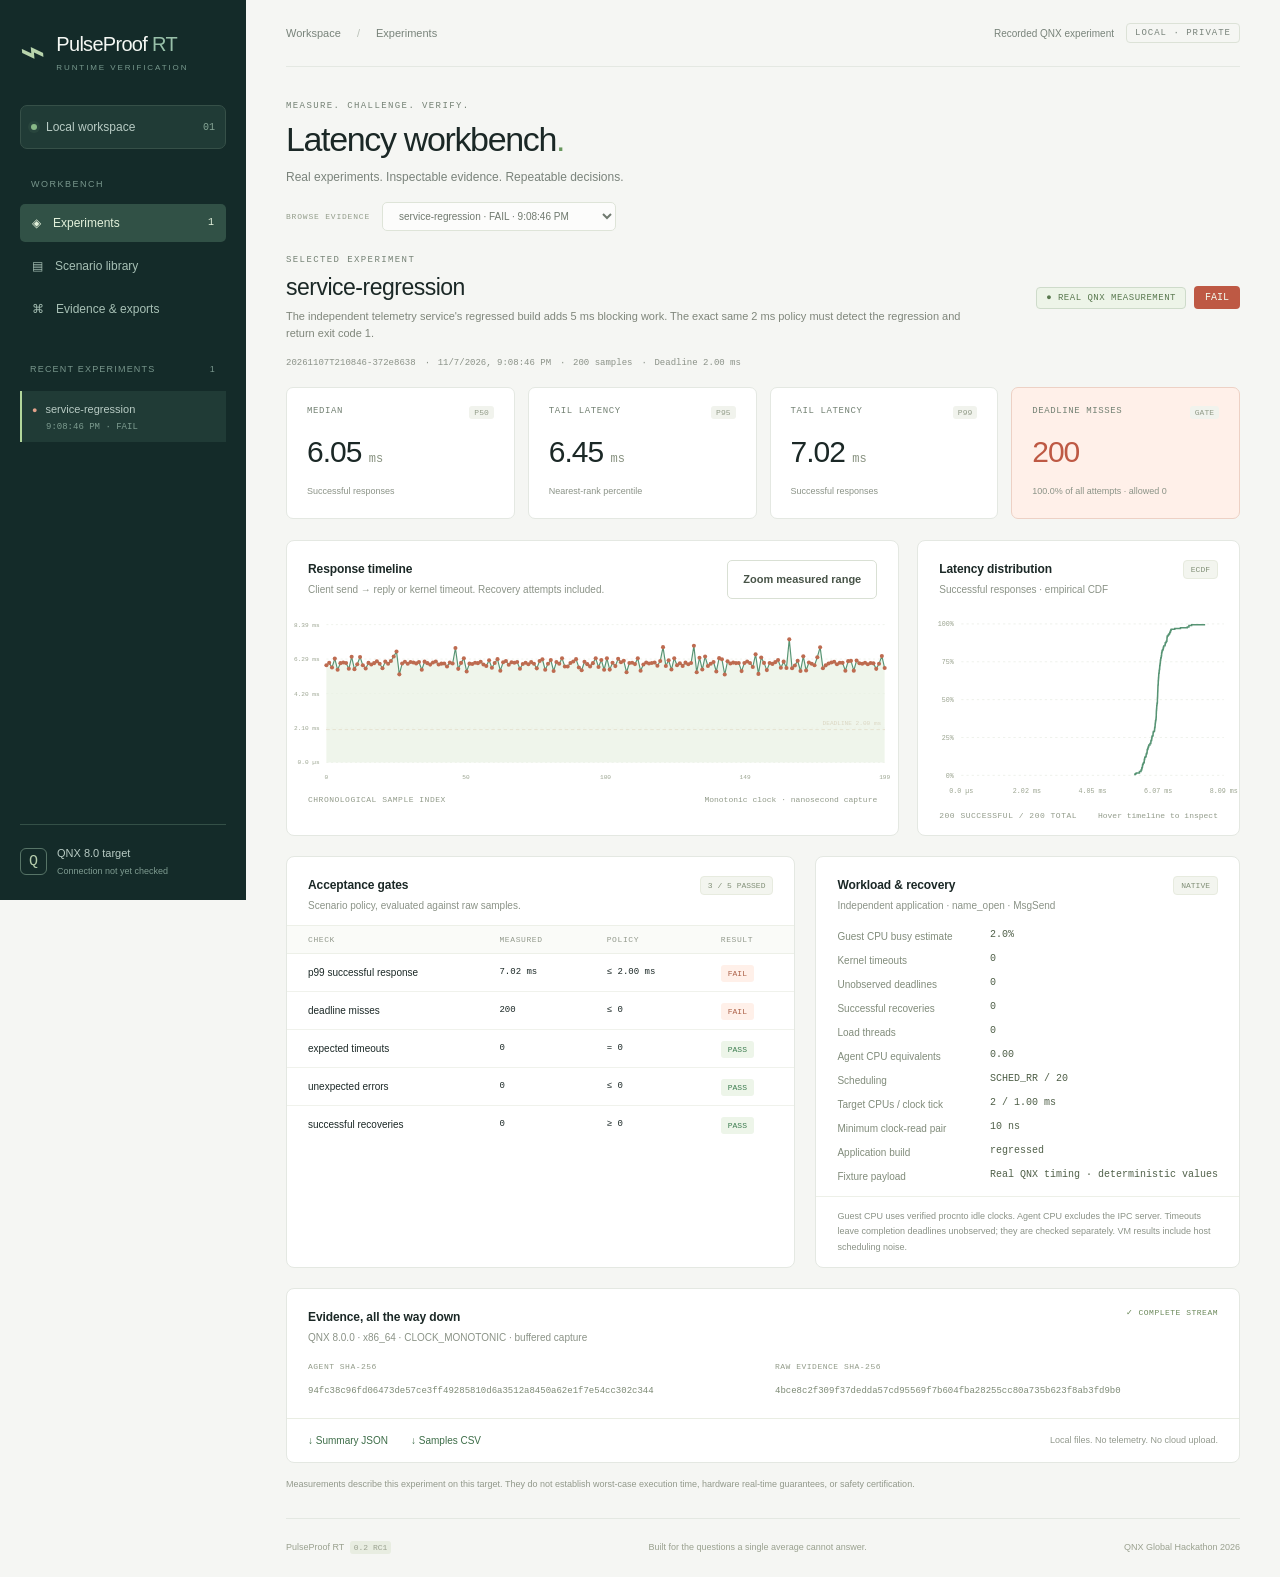
<file: examples/rc/service-regression/report.html>
<!doctype html>
<html lang="en">
<head>
<meta charset="utf-8"><meta name="viewport" content="width=device-width, initial-scale=1">
<meta name="description" content="Inspect real QNX timing, native IPC and recovery experiments.">
<title>PulseProof RT · Latency workbench</title>
<style>:root{--bg:#f5f6f3;--paper:#fff;--ink:#1b2826;--muted:#74807b;--line:#e4e8e2;--green:#2a785d;--green-light:#eaf3ec;--red:#be5944;--red-light:#fff0e9;--nav:#142b29;--mono:Consolas,'Courier New',monospace}*{box-sizing:border-box}html{scroll-behavior:smooth}body{margin:0;background:var(--bg);color:var(--ink);font-family:Segoe UI,Arial,sans-serif;font-size:14px;line-height:1.5}button,select,a{font:inherit}button,a,select{outline-offset:4px}button,a{touch-action:manipulation}a{color:inherit;text-decoration:none}[hidden]{display:none!important}.sidebar{position:fixed;width:246px;inset:0 auto 0 0;background:var(--nav);color:#b8cbc4;padding:29px 20px 22px;display:flex;flex-direction:column;z-index:5}.brand{display:flex;gap:11px;align-items:center;color:#f5f8f4;font-size:20px;letter-spacing:-.7px}.brand b{font-weight:400;color:#98c0a9}.brand small{display:block;color:#78998e;font-size:8px;letter-spacing:1.9px;margin-top:3px}.mark{font-size:43px;line-height:1;color:#b8d4ac;transform:rotate(-5deg)}.workspace{display:flex;align-items:center;gap:9px;background:#203b36;border:1px solid #365048;border-radius:7px;padding:12px 10px;margin-top:31px;font-size:12px}.workspace-tag{margin-left:auto;color:#86a596;font:10px var(--mono)}.green-dot{display:inline-block;width:6px;height:6px;border-radius:50%;background:#88b887;box-shadow:0 0 0 3px #88b88715}.nav-caption{font-size:9px;letter-spacing:1.5px;color:#78968c;margin:29px 11px 12px}nav{display:grid;gap:5px}.nav-link{display:flex;gap:12px;align-items:center;padding:10px 12px;border-radius:5px;color:#a7c0b5;font-size:12px}.nav-link span:last-child:not(:first-of-type){margin-left:auto;font:10px var(--mono)}.nav-link.active{background:#315146;color:#e3f1db}.nav-link:hover{background:#29483f}.history-title{display:flex;justify-content:space-between;font-size:9px;letter-spacing:1.2px;margin:35px 10px 15px;color:#78968c}.history{overflow:auto;flex:1;min-height:80px}.history-item{display:block;width:100%;text-align:left;border:0;border-left:2px solid transparent;background:transparent;padding:10px;color:#b8cbc4;cursor:pointer;font-size:11px;margin-bottom:3px}.history-item.selected{background:#203b36;border-left-color:#b2d69b}.history-item:hover{background:#203b36}.history-item small{display:block;font:9px var(--mono);color:#7c9b8f;margin:4px 0 0 14px}.history-dot{font-size:9px;color:#a7d59b;margin-right:8px}.history-dot.fail{color:#e2a18a}.sidebar-foot{display:flex;align-items:center;gap:10px;padding:20px 0 0;border-top:1px solid #345047;font-size:11px;margin-top:15px}.sidebar-foot small{display:block;font-size:9px;color:#7e9b90;margin-top:3px}.sidebar-foot .green-dot{margin-left:auto}.target-symbol{border:1px solid #577467;color:#b7ceae;padding:4px 8px;border-radius:6px;font:15px var(--mono)}main{margin-left:246px;padding:0 40px;max-width:2000px}.topbar{height:67px;display:flex;align-items:center;justify-content:space-between;border-bottom:1px solid var(--line);font-size:11px;color:#78837a}.slash{padding:0 13px;color:#bac1b8}.local-badge{font:9px var(--mono);letter-spacing:1px;color:#78837a;border:1px solid #dce2d7;padding:4px 8px;border-radius:4px}.page-head{display:flex;justify-content:space-between;align-items:center;padding:34px 0 26px;gap:16px}.eyebrow{font:9px var(--mono);letter-spacing:1.4px;color:#758275}.page-head h1{font-size:34px;letter-spacing:-1.35px;font-weight:500;margin:7px 0 7px;line-height:1.25}.page-head h1 span{color:#68985d}.page-head p{margin:0;color:#7a837b;font-size:12px}.head-actions{display:flex;gap:8px}.button{display:inline-flex;justify-content:center;align-items:center;gap:7px;border:1px solid transparent;border-radius:5px;padding:10px 15px;font-size:11px;font-weight:600;cursor:pointer;white-space:nowrap;min-height:38px}.button:disabled{opacity:.6;cursor:wait}.primary{background:#254e3d;color:#f1f6ed;border-color:#254e3d}.primary:hover{background:#193e2e}.secondary{border-color:#d9e0d4;background:#fff;color:#485448}.secondary:hover{background:#edf2e9}.launch-panel{display:flex;align-items:center;gap:14px;padding:16px 20px;background:#edf0e7;border:1px solid #dce2d2;border-radius:8px;margin-bottom:29px}.launch-icon{font-size:23px;color:#62815b;border:1px solid #c8d4bd;border-radius:6px;width:36px;height:36px;text-align:center}.launch-label{margin-right:auto}.launch-label strong{display:block;font-weight:600;font-size:12px}.launch-label span{display:block;font-size:10px;color:#7b8475;margin-top:3px}select{min-width:185px;background:#fff;color:#394638;border:1px solid #d5ddce;border-radius:5px;padding:10px 29px 10px 12px;font-size:11px}.experiment-head{display:flex;align-items:center;justify-content:space-between;gap:18px}.experiment-head h2{font-size:23px;font-weight:500;letter-spacing:-.5px;margin:5px 0 4px}.experiment-head p{margin:0;color:#7f867b;font-size:11px;max-width:690px}.experiment-status{display:flex;gap:8px;align-items:center;flex-shrink:0}.badge{border:1px solid #cedbca;background:#edf4e8;color:#5a7950;border-radius:4px;padding:5px 9px;font:9px var(--mono);letter-spacing:.5px}.badge.synthetic{color:#9b642b;background:#fff0dc;border-color:#edd5ac}.verdict{background:#285941;color:#f2f9ec;font:10px var(--mono);border-radius:4px;padding:6px 11px}.verdict.fail{background:var(--red)}.run-meta{display:flex;flex-wrap:wrap;gap:22px;font:9px var(--mono);color:#8b9288;padding:17px 0 19px}.run-meta span+span{position:relative}.run-meta span+span:before{content:'·';position:absolute;left:-13px}.metrics{display:grid;grid-template-columns:repeat(4,1fr);gap:13px;margin-bottom:21px}.metric{background:#fff;border:1px solid var(--line);border-radius:7px;padding:18px 20px}.metric>span{display:flex;justify-content:space-between;font:9px var(--mono);letter-spacing:.6px;color:#738173}.metric b{font-size:8px;background:#f1f3ed;color:#929c89;font-weight:400;border-radius:3px;padding:2px 5px;letter-spacing:0}.metric strong{display:block;font-size:30px;font-weight:500;line-height:1.2;letter-spacing:-1px;margin:15px 0 9px;font-variant-numeric:tabular-nums}.metric strong em{font:12px var(--mono);font-style:normal;color:#87917f;letter-spacing:0}.metric small{font-size:9px;color:#8b9387}.deadline-card{background:#edf3e9;border-color:#d4dfcb}.deadline-card.has-misses{background:var(--red-light);border-color:#edd1c5}.deadline-card.has-misses strong{color:var(--red)}.charts{display:grid;grid-template-columns:minmax(0,1.9fr) minmax(0,1fr);gap:18px;margin-bottom:20px}.panel{background:#fff;border:1px solid var(--line);border-radius:8px;min-width:0}.panel-head{display:flex;align-items:flex-start;justify-content:space-between;gap:12px;padding:19px 21px 12px}.panel h3{font-size:12px;font-weight:600;margin:0 0 4px;letter-spacing:-.1px}.panel p{font-size:10px;color:#8b9387;margin:0}.chart-key{font-size:8px;color:#8b9387;white-space:nowrap}.chart-key i{display:inline-block;height:5px;width:5px;background:#569876;margin:0 4px 1px 8px;border-radius:50%}.chart-key i.red{background:#be6b50}.chart-wrap{position:relative}svg{display:block;width:100%;height:auto}.chart-foot{display:flex;justify-content:space-between;padding:8px 21px 15px;color:#929b8a;font:8px var(--mono);gap:10px}.chart-foot span:first-child{letter-spacing:.5px}.small-label{font:8px var(--mono);color:#829078;background:#f3f5ef;padding:4px 7px;border:1px solid #e7ebdf;border-radius:4px;white-space:nowrap}.bottom-grid{display:grid;grid-template-columns:1.2fr 1fr;gap:20px;margin-bottom:20px}table{width:100%;border-collapse:collapse;text-align:left;font-size:10px}th{font:8px var(--mono);letter-spacing:.6px;color:#939a8d;background:#fafbf8;font-weight:400;padding:9px 21px;border-block:1px solid #edf0e8}td{padding:11px 21px;border-bottom:1px solid #f0f2ec;white-space:nowrap}tr:last-child td{border-bottom:0}td:nth-child(2),td:nth-child(3){font-family:var(--mono);font-size:9px}.gate-pass,.gate-fail{font:8px var(--mono);padding:4px 7px;border-radius:3px;color:#3c7c4f;background:#edf5e9}.gate-fail{color:#ac6148;background:#fff0e9}dl{padding:0 21px;margin:4px 0 12px;display:grid;grid-template-columns:1fr auto;gap:9px;font-size:10px}dt{color:#818c7b}dd{margin:0;font:10px var(--mono);color:#506049}.measurement-note{border-top:1px solid #edf0e8;padding:12px 21px!important;font-size:9px!important;line-height:1.7}.comparison-panel{display:flex;flex-wrap:wrap;align-items:center;gap:13px;padding:18px 21px;margin-bottom:20px}.comparison-panel>div{margin-right:auto}.comparison-panel select{max-width:330px}.comparison-panel>p{width:100%;margin:0;font:10px var(--mono)}.evidence-panel .panel-head{padding-bottom:17px}.evidence-seal{color:#6b885a;font:8px var(--mono);letter-spacing:.5px}.hashes{display:grid;grid-template-columns:1fr 1fr;gap:24px;padding:0 21px 19px}.hashes span{display:block;font:8px var(--mono);letter-spacing:.5px;color:#929b89;margin-bottom:7px}.hashes code{font:9px var(--mono);overflow-wrap:anywhere;color:#7c8974}.export-row{border-top:1px solid #e9ede3;display:flex;gap:23px;align-items:center;padding:14px 21px;font-size:10px}.export-row a{color:#3d6d48}.export-row a:hover{text-decoration:underline}.export-row span{margin-left:auto;color:#92998d;font-size:9px}.limitation{font-size:9px;color:#92998b;line-height:1.6;margin:14px 0 27px}footer{display:flex;justify-content:space-between;gap:12px;padding:22px 0;border-top:1px solid var(--line);font-size:9px;color:#9aa18f}footer b{font:8px var(--mono);background:#e8ede1;border-radius:3px;padding:2px 4px;margin-left:3px}.tooltip{position:absolute;top:0;left:50px;background:#1e352f;color:#f3f9ed;border-radius:5px;padding:9px 12px;pointer-events:none;font:10px var(--mono);box-shadow:0 6px 20px #153b2922;white-space:pre;z-index:2}.empty{text-align:center;padding:70px 0 100px;color:#76866d}.empty h2{font-size:25px;letter-spacing:-.7px;font-weight:500;color:#344b37;margin:12px}.empty p{font-size:12px;line-height:1.8}.empty-wave{font-size:65px;color:#81a56d}#notice{padding:12px 16px;border:1px solid #e2d5b7;border-radius:6px;margin-bottom:20px;font-size:12px;background:#fff7e7;color:#7d693e}.sr-only{position:absolute;width:1px;height:1px;padding:0;overflow:hidden;clip:rect(0,0,0,0);white-space:nowrap;border:0}@media(min-width:1700px){main{padding-inline:55px}.page-head{padding-top:42px}.metrics{gap:20px}.metric{padding:22px 25px}.metric strong{font-size:35px}.panel-head{padding-top:23px}}@media(max-width:1150px){.sidebar{width:205px;padding-inline:14px}main{margin-left:205px;padding-inline:24px}.launch-label span{display:none}.charts{grid-template-columns:1fr}.distribution-panel svg{max-height:240px}.bottom-grid{grid-template-columns:1fr}.metrics{gap:9px}.metric{padding:14px}.metric strong{font-size:25px}.experiment-status{flex-direction:column}.page-head h1{font-size:29px}.hashes{grid-template-columns:1fr;gap:13px}}@media(max-width:760px){.sidebar{position:static;width:auto;padding:15px 18px;display:block}.sidebar .workspace,.sidebar nav,.sidebar .nav-caption,.history-title,.history,.sidebar-foot{display:none}main{margin-left:0;padding:0 17px}.brand{font-size:19px}.brand small{display:none}.mark{font-size:28px}.topbar{height:48px}.page-head{padding-top:24px;align-items:flex-start}.page-head h1{font-size:27px}.page-head p{font-size:10px}.head-actions{flex-direction:column}.launch-panel{flex-wrap:wrap;padding:14px;gap:10px}.launch-label{flex:1}.launch-icon{display:none}.launch-panel select{flex:1;min-width:140px}.metrics{grid-template-columns:1fr 1fr}.experiment-head{align-items:flex-start}.experiment-head h2{font-size:20px}.run-meta{gap:10px 20px}.experiment-head p{max-width:300px}.chart-key{display:none}.panel-head{padding-inline:15px}td,th{padding-inline:13px}.export-row{flex-wrap:wrap;gap:15px}.export-row span{width:100%;margin-left:0}footer span:nth-child(2){display:none}.comparison-panel select{width:100%;max-width:none}.hashes code{font-size:8px}}
.browse-runs{display:flex;align-items:center;gap:12px;margin:-10px 0 24px}.browse-runs label{font:8px var(--mono);letter-spacing:.8px;color:#939d8b}.browse-runs select{font-size:10px;padding-block:7px;max-width:360px}.browse-runs:has(select:empty){display:none}
.health{display:flex;align-items:center;gap:12px;font-size:10px}.health button{border:0;background:transparent;color:#467354;text-decoration:underline;cursor:pointer;font-size:10px}@media(max-width:760px){.topbar{height:auto;min-height:58px;gap:10px;flex-wrap:wrap;padding-block:10px}.health{gap:8px;font-size:8px}.health .local-badge{display:none}.panel-head .button{font-size:8px;padding:6px;min-height:28px}}
</style>
<script>window.__PULSEPROOF_REPORT__={"schema_version": 1, "scenario": {"schema_version": 1, "id": "service-regression", "description": "The independent telemetry service's regressed build adds 5 ms blocking work. The exact same 2 ms policy must detect the regression and return exit code 1.", "mode": "service", "application": "regressed", "parameters": {"samples": 200, "period_us": 5000, "deadline_us": 2000, "work_us": 0, "load_threads": 0, "fault_every": 0, "fault_delay_us": 0, "timeout_us": 50000, "priority": 20}, "gates": {"p99_success_ns": 2000000, "max_deadline_misses": 0, "expected_timeouts": 0, "min_recoveries": 0}}, "metadata": {"type": "metadata", "schema_version": 1, "source": "qnx-native", "agent_version": "0.2.0-rc1", "os": "QNX", "release": "8.0.0", "arch": "x86_64", "machine": "x86pc", "clock": "CLOCK_MONOTONIC", "mode": "service", "samples": 200, "period_us": 5000, "deadline_us": 2000, "work_us": 0, "load_threads": 0, "fault_every": 0, "fault_delay_us": 0, "timeout_us": 50000, "priority": 20, "scheduler": "SCHED_RR", "cpu_count": 2, "tick_ns": 1000000, "clock_resolution_ns": 1000000, "clock_read_min_ns": 10, "cycles_per_second": 3503997000, "started_epoch": 1794085723, "timeout_errno": 260, "service_build": 2}, "source": "qnx-native", "verdict": "FAIL", "latency": {"count": 200, "min_ns": 5351107, "p50_ns": 6045359, "p95_ns": 6445064, "p99_ns": 7017526, "max_ns": 7492638}, "successful_latency": {"count": 200, "min_ns": 5351107, "p50_ns": 6045359, "p95_ns": 6445064, "p99_ns": 7017526, "max_ns": 7492638}, "wake_lateness": {"count": 200, "min_ns": 0, "p50_ns": 0, "p95_ns": 0, "p99_ns": 0, "max_ns": 0}, "deadline_misses": 200, "unobserved_deadlines": 0, "timeouts": 0, "unexpected_errors": 0, "recoveries": 0, "checks": [{"name": "p99 successful response", "actual": 7017526, "limit": 2000000, "pass": false}, {"name": "deadline misses", "actual": 200, "limit": 0, "pass": false}, {"name": "expected timeouts", "actual": 0, "limit": 0, "pass": true}, {"name": "unexpected errors", "actual": 0, "limit": 0, "pass": true}, {"name": "successful recoveries", "actual": 0, "limit": 0, "pass": true}], "completion": {"type": "complete", "samples": 200, "elapsed_ns": 1327869510, "process_cpu_ns": 3656207, "system_cpu_available": true, "idle_cpu_ns": 2602889530, "cpu_observation_ns": 1327872690}, "process_cpu_equivalents": 0.0027534384760442314, "system_busy_fraction": 0.019902453901661343, "comparison_signature": "d0963537925c1f1fd9ed6a742f669d9de7b128fd7edb27f4b9cb981d39e074ae", "samples": [{"type": "sample", "sequence": 0, "latency_ns": 5921684, "wake_lateness_ns": 0, "error": 0, "timeout": false, "injected": false, "recovery": false, "deadline_miss": true, "deadline_unobserved": false}, {"type": "sample", "sequence": 1, "latency_ns": 6061709, "wake_lateness_ns": 0, "error": 0, "timeout": false, "injected": false, "recovery": false, "deadline_miss": true, "deadline_unobserved": false}, {"type": "sample", "sequence": 2, "latency_ns": 5777917, "wake_lateness_ns": 0, "error": 0, "timeout": false, "injected": false, "recovery": false, "deadline_miss": true, "deadline_unobserved": false}, {"type": "sample", "sequence": 3, "latency_ns": 6320916, "wake_lateness_ns": 0, "error": 0, "timeout": false, "injected": false, "recovery": false, "deadline_miss": true, "deadline_unobserved": false}, {"type": "sample", "sequence": 4, "latency_ns": 5637737, "wake_lateness_ns": 0, "error": 0, "timeout": false, "injected": false, "recovery": false, "deadline_miss": true, "deadline_unobserved": false}, {"type": "sample", "sequence": 5, "latency_ns": 6045359, "wake_lateness_ns": 0, "error": 0, "timeout": false, "injected": false, "recovery": false, "deadline_miss": true, "deadline_unobserved": false}, {"type": "sample", "sequence": 6, "latency_ns": 6084493, "wake_lateness_ns": 0, "error": 0, "timeout": false, "injected": false, "recovery": false, "deadline_miss": true, "deadline_unobserved": false}, {"type": "sample", "sequence": 7, "latency_ns": 6056159, "wake_lateness_ns": 0, "error": 0, "timeout": false, "injected": false, "recovery": false, "deadline_miss": true, "deadline_unobserved": false}, {"type": "sample", "sequence": 8, "latency_ns": 5698405, "wake_lateness_ns": 0, "error": 0, "timeout": false, "injected": false, "recovery": false, "deadline_miss": true, "deadline_unobserved": false}, {"type": "sample", "sequence": 9, "latency_ns": 6428789, "wake_lateness_ns": 0, "error": 0, "timeout": false, "injected": false, "recovery": false, "deadline_miss": true, "deadline_unobserved": false}, {"type": "sample", "sequence": 10, "latency_ns": 5679987, "wake_lateness_ns": 0, "error": 0, "timeout": false, "injected": false, "recovery": false, "deadline_miss": true, "deadline_unobserved": false}, {"type": "sample", "sequence": 11, "latency_ns": 5980452, "wake_lateness_ns": 0, "error": 0, "timeout": false, "injected": false, "recovery": false, "deadline_miss": true, "deadline_unobserved": false}, {"type": "sample", "sequence": 12, "latency_ns": 6423034, "wake_lateness_ns": 0, "error": 0, "timeout": false, "injected": false, "recovery": false, "deadline_miss": true, "deadline_unobserved": false}, {"type": "sample", "sequence": 13, "latency_ns": 5911132, "wake_lateness_ns": 0, "error": 0, "timeout": false, "injected": false, "recovery": false, "deadline_miss": true, "deadline_unobserved": false}, {"type": "sample", "sequence": 14, "latency_ns": 5721522, "wake_lateness_ns": 0, "error": 0, "timeout": false, "injected": false, "recovery": false, "deadline_miss": true, "deadline_unobserved": false}, {"type": "sample", "sequence": 15, "latency_ns": 6060365, "wake_lateness_ns": 0, "error": 0, "timeout": false, "injected": false, "recovery": false, "deadline_miss": true, "deadline_unobserved": false}, {"type": "sample", "sequence": 16, "latency_ns": 5961945, "wake_lateness_ns": 0, "error": 0, "timeout": false, "injected": false, "recovery": false, "deadline_miss": true, "deadline_unobserved": false}, {"type": "sample", "sequence": 17, "latency_ns": 6045002, "wake_lateness_ns": 0, "error": 0, "timeout": false, "injected": false, "recovery": false, "deadline_miss": true, "deadline_unobserved": false}, {"type": "sample", "sequence": 18, "latency_ns": 6164342, "wake_lateness_ns": 0, "error": 0, "timeout": false, "injected": false, "recovery": false, "deadline_miss": true, "deadline_unobserved": false}, {"type": "sample", "sequence": 19, "latency_ns": 6005899, "wake_lateness_ns": 0, "error": 0, "timeout": false, "injected": false, "recovery": false, "deadline_miss": true, "deadline_unobserved": false}, {"type": "sample", "sequence": 20, "latency_ns": 5729917, "wake_lateness_ns": 0, "error": 0, "timeout": false, "injected": false, "recovery": false, "deadline_miss": true, "deadline_unobserved": false}, {"type": "sample", "sequence": 21, "latency_ns": 6137795, "wake_lateness_ns": 0, "error": 0, "timeout": false, "injected": false, "recovery": false, "deadline_miss": true, "deadline_unobserved": false}, {"type": "sample", "sequence": 22, "latency_ns": 6010706, "wake_lateness_ns": 0, "error": 0, "timeout": false, "injected": false, "recovery": false, "deadline_miss": true, "deadline_unobserved": false}, {"type": "sample", "sequence": 23, "latency_ns": 6173122, "wake_lateness_ns": 0, "error": 0, "timeout": false, "injected": false, "recovery": false, "deadline_miss": true, "deadline_unobserved": false}, {"type": "sample", "sequence": 24, "latency_ns": 6450091, "wake_lateness_ns": 0, "error": 0, "timeout": false, "injected": false, "recovery": false, "deadline_miss": true, "deadline_unobserved": false}, {"type": "sample", "sequence": 25, "latency_ns": 6755558, "wake_lateness_ns": 0, "error": 0, "timeout": false, "injected": false, "recovery": false, "deadline_miss": true, "deadline_unobserved": false}, {"type": "sample", "sequence": 26, "latency_ns": 5362218, "wake_lateness_ns": 0, "error": 0, "timeout": false, "injected": false, "recovery": false, "deadline_miss": true, "deadline_unobserved": false}, {"type": "sample", "sequence": 27, "latency_ns": 6018296, "wake_lateness_ns": 0, "error": 0, "timeout": false, "injected": false, "recovery": false, "deadline_miss": true, "deadline_unobserved": false}, {"type": "sample", "sequence": 28, "latency_ns": 6129627, "wake_lateness_ns": 0, "error": 0, "timeout": false, "injected": false, "recovery": false, "deadline_miss": true, "deadline_unobserved": false}, {"type": "sample", "sequence": 29, "latency_ns": 6004014, "wake_lateness_ns": 0, "error": 0, "timeout": false, "injected": false, "recovery": false, "deadline_miss": true, "deadline_unobserved": false}, {"type": "sample", "sequence": 30, "latency_ns": 6113813, "wake_lateness_ns": 0, "error": 0, "timeout": false, "injected": false, "recovery": false, "deadline_miss": true, "deadline_unobserved": false}, {"type": "sample", "sequence": 31, "latency_ns": 6079242, "wake_lateness_ns": 0, "error": 0, "timeout": false, "injected": false, "recovery": false, "deadline_miss": true, "deadline_unobserved": false}, {"type": "sample", "sequence": 32, "latency_ns": 6029999, "wake_lateness_ns": 0, "error": 0, "timeout": false, "injected": false, "recovery": false, "deadline_miss": true, "deadline_unobserved": false}, {"type": "sample", "sequence": 33, "latency_ns": 6115674, "wake_lateness_ns": 0, "error": 0, "timeout": false, "injected": false, "recovery": false, "deadline_miss": true, "deadline_unobserved": false}, {"type": "sample", "sequence": 34, "latency_ns": 5639506, "wake_lateness_ns": 0, "error": 0, "timeout": false, "injected": false, "recovery": false, "deadline_miss": true, "deadline_unobserved": false}, {"type": "sample", "sequence": 35, "latency_ns": 6135611, "wake_lateness_ns": 0, "error": 0, "timeout": false, "injected": false, "recovery": false, "deadline_miss": true, "deadline_unobserved": false}, {"type": "sample", "sequence": 36, "latency_ns": 6044042, "wake_lateness_ns": 0, "error": 0, "timeout": false, "injected": false, "recovery": false, "deadline_miss": true, "deadline_unobserved": false}, {"type": "sample", "sequence": 37, "latency_ns": 5955362, "wake_lateness_ns": 0, "error": 0, "timeout": false, "injected": false, "recovery": false, "deadline_miss": true, "deadline_unobserved": false}, {"type": "sample", "sequence": 38, "latency_ns": 6085265, "wake_lateness_ns": 0, "error": 0, "timeout": false, "injected": false, "recovery": false, "deadline_miss": true, "deadline_unobserved": false}, {"type": "sample", "sequence": 39, "latency_ns": 6144785, "wake_lateness_ns": 0, "error": 0, "timeout": false, "injected": false, "recovery": false, "deadline_miss": true, "deadline_unobserved": false}, {"type": "sample", "sequence": 40, "latency_ns": 5959115, "wake_lateness_ns": 0, "error": 0, "timeout": false, "injected": false, "recovery": false, "deadline_miss": true, "deadline_unobserved": false}, {"type": "sample", "sequence": 41, "latency_ns": 6013425, "wake_lateness_ns": 0, "error": 0, "timeout": false, "injected": false, "recovery": false, "deadline_miss": true, "deadline_unobserved": false}, {"type": "sample", "sequence": 42, "latency_ns": 6024040, "wake_lateness_ns": 0, "error": 0, "timeout": false, "injected": false, "recovery": false, "deadline_miss": true, "deadline_unobserved": false}, {"type": "sample", "sequence": 43, "latency_ns": 5844751, "wake_lateness_ns": 0, "error": 0, "timeout": false, "injected": false, "recovery": false, "deadline_miss": true, "deadline_unobserved": false}, {"type": "sample", "sequence": 44, "latency_ns": 6076838, "wake_lateness_ns": 0, "error": 0, "timeout": false, "injected": false, "recovery": false, "deadline_miss": true, "deadline_unobserved": false}, {"type": "sample", "sequence": 45, "latency_ns": 6021115, "wake_lateness_ns": 0, "error": 0, "timeout": false, "injected": false, "recovery": false, "deadline_miss": true, "deadline_unobserved": false}, {"type": "sample", "sequence": 46, "latency_ns": 6966607, "wake_lateness_ns": 0, "error": 0, "timeout": false, "injected": false, "recovery": false, "deadline_miss": true, "deadline_unobserved": false}, {"type": "sample", "sequence": 47, "latency_ns": 5697842, "wake_lateness_ns": 0, "error": 0, "timeout": false, "injected": false, "recovery": false, "deadline_miss": true, "deadline_unobserved": false}, {"type": "sample", "sequence": 48, "latency_ns": 6059090, "wake_lateness_ns": 0, "error": 0, "timeout": false, "injected": false, "recovery": false, "deadline_miss": true, "deadline_unobserved": false}, {"type": "sample", "sequence": 49, "latency_ns": 6340770, "wake_lateness_ns": 0, "error": 0, "timeout": false, "injected": false, "recovery": false, "deadline_miss": true, "deadline_unobserved": false}, {"type": "sample", "sequence": 50, "latency_ns": 5540376, "wake_lateness_ns": 0, "error": 0, "timeout": false, "injected": false, "recovery": false, "deadline_miss": true, "deadline_unobserved": false}, {"type": "sample", "sequence": 51, "latency_ns": 6014839, "wake_lateness_ns": 0, "error": 0, "timeout": false, "injected": false, "recovery": false, "deadline_miss": true, "deadline_unobserved": false}, {"type": "sample", "sequence": 52, "latency_ns": 5987387, "wake_lateness_ns": 0, "error": 0, "timeout": false, "injected": false, "recovery": false, "deadline_miss": true, "deadline_unobserved": false}, {"type": "sample", "sequence": 53, "latency_ns": 6070942, "wake_lateness_ns": 0, "error": 0, "timeout": false, "injected": false, "recovery": false, "deadline_miss": true, "deadline_unobserved": false}, {"type": "sample", "sequence": 54, "latency_ns": 6045539, "wake_lateness_ns": 0, "error": 0, "timeout": false, "injected": false, "recovery": false, "deadline_miss": true, "deadline_unobserved": false}, {"type": "sample", "sequence": 55, "latency_ns": 6125029, "wake_lateness_ns": 0, "error": 0, "timeout": false, "injected": false, "recovery": false, "deadline_miss": true, "deadline_unobserved": false}, {"type": "sample", "sequence": 56, "latency_ns": 5966761, "wake_lateness_ns": 0, "error": 0, "timeout": false, "injected": false, "recovery": false, "deadline_miss": true, "deadline_unobserved": false}, {"type": "sample", "sequence": 57, "latency_ns": 5868071, "wake_lateness_ns": 0, "error": 0, "timeout": false, "injected": false, "recovery": false, "deadline_miss": true, "deadline_unobserved": false}, {"type": "sample", "sequence": 58, "latency_ns": 6223711, "wake_lateness_ns": 0, "error": 0, "timeout": false, "injected": false, "recovery": false, "deadline_miss": true, "deadline_unobserved": false}, {"type": "sample", "sequence": 59, "latency_ns": 5759282, "wake_lateness_ns": 0, "error": 0, "timeout": false, "injected": false, "recovery": false, "deadline_miss": true, "deadline_unobserved": false}, {"type": "sample", "sequence": 60, "latency_ns": 6057453, "wake_lateness_ns": 0, "error": 0, "timeout": false, "injected": false, "recovery": false, "deadline_miss": true, "deadline_unobserved": false}, {"type": "sample", "sequence": 61, "latency_ns": 6287514, "wake_lateness_ns": 0, "error": 0, "timeout": false, "injected": false, "recovery": false, "deadline_miss": true, "deadline_unobserved": false}, {"type": "sample", "sequence": 62, "latency_ns": 5585942, "wake_lateness_ns": 0, "error": 0, "timeout": false, "injected": false, "recovery": false, "deadline_miss": true, "deadline_unobserved": false}, {"type": "sample", "sequence": 63, "latency_ns": 6097810, "wake_lateness_ns": 0, "error": 0, "timeout": false, "injected": false, "recovery": false, "deadline_miss": true, "deadline_unobserved": false}, {"type": "sample", "sequence": 64, "latency_ns": 6173736, "wake_lateness_ns": 0, "error": 0, "timeout": false, "injected": false, "recovery": false, "deadline_miss": true, "deadline_unobserved": false}, {"type": "sample", "sequence": 65, "latency_ns": 5951220, "wake_lateness_ns": 0, "error": 0, "timeout": false, "injected": false, "recovery": false, "deadline_miss": true, "deadline_unobserved": false}, {"type": "sample", "sequence": 66, "latency_ns": 6099867, "wake_lateness_ns": 0, "error": 0, "timeout": false, "injected": false, "recovery": false, "deadline_miss": true, "deadline_unobserved": false}, {"type": "sample", "sequence": 67, "latency_ns": 6071641, "wake_lateness_ns": 0, "error": 0, "timeout": false, "injected": false, "recovery": false, "deadline_miss": true, "deadline_unobserved": false}, {"type": "sample", "sequence": 68, "latency_ns": 6113338, "wake_lateness_ns": 0, "error": 0, "timeout": false, "injected": false, "recovery": false, "deadline_miss": true, "deadline_unobserved": false}, {"type": "sample", "sequence": 69, "latency_ns": 5708684, "wake_lateness_ns": 0, "error": 0, "timeout": false, "injected": false, "recovery": false, "deadline_miss": true, "deadline_unobserved": false}, {"type": "sample", "sequence": 70, "latency_ns": 5995862, "wake_lateness_ns": 0, "error": 0, "timeout": false, "injected": false, "recovery": false, "deadline_miss": true, "deadline_unobserved": false}, {"type": "sample", "sequence": 71, "latency_ns": 6070395, "wake_lateness_ns": 0, "error": 0, "timeout": false, "injected": false, "recovery": false, "deadline_miss": true, "deadline_unobserved": false}, {"type": "sample", "sequence": 72, "latency_ns": 5973471, "wake_lateness_ns": 0, "error": 0, "timeout": false, "injected": false, "recovery": false, "deadline_miss": true, "deadline_unobserved": false}, {"type": "sample", "sequence": 73, "latency_ns": 6106687, "wake_lateness_ns": 0, "error": 0, "timeout": false, "injected": false, "recovery": false, "deadline_miss": true, "deadline_unobserved": false}, {"type": "sample", "sequence": 74, "latency_ns": 6009516, "wake_lateness_ns": 0, "error": 0, "timeout": false, "injected": false, "recovery": false, "deadline_miss": true, "deadline_unobserved": false}, {"type": "sample", "sequence": 75, "latency_ns": 5726852, "wake_lateness_ns": 0, "error": 0, "timeout": false, "injected": false, "recovery": false, "deadline_miss": true, "deadline_unobserved": false}, {"type": "sample", "sequence": 76, "latency_ns": 6177227, "wake_lateness_ns": 0, "error": 0, "timeout": false, "injected": false, "recovery": false, "deadline_miss": true, "deadline_unobserved": false}, {"type": "sample", "sequence": 77, "latency_ns": 6282815, "wake_lateness_ns": 0, "error": 0, "timeout": false, "injected": false, "recovery": false, "deadline_miss": true, "deadline_unobserved": false}, {"type": "sample", "sequence": 78, "latency_ns": 5640085, "wake_lateness_ns": 0, "error": 0, "timeout": false, "injected": false, "recovery": false, "deadline_miss": true, "deadline_unobserved": false}, {"type": "sample", "sequence": 79, "latency_ns": 6008955, "wake_lateness_ns": 0, "error": 0, "timeout": false, "injected": false, "recovery": false, "deadline_miss": true, "deadline_unobserved": false}, {"type": "sample", "sequence": 80, "latency_ns": 6228737, "wake_lateness_ns": 0, "error": 0, "timeout": false, "injected": false, "recovery": false, "deadline_miss": true, "deadline_unobserved": false}, {"type": "sample", "sequence": 81, "latency_ns": 5566160, "wake_lateness_ns": 0, "error": 0, "timeout": false, "injected": false, "recovery": false, "deadline_miss": true, "deadline_unobserved": false}, {"type": "sample", "sequence": 82, "latency_ns": 6118329, "wake_lateness_ns": 0, "error": 0, "timeout": false, "injected": false, "recovery": false, "deadline_miss": true, "deadline_unobserved": false}, {"type": "sample", "sequence": 83, "latency_ns": 6009683, "wake_lateness_ns": 0, "error": 0, "timeout": false, "injected": false, "recovery": false, "deadline_miss": true, "deadline_unobserved": false}, {"type": "sample", "sequence": 84, "latency_ns": 6337939, "wake_lateness_ns": 0, "error": 0, "timeout": false, "injected": false, "recovery": false, "deadline_miss": true, "deadline_unobserved": false}, {"type": "sample", "sequence": 85, "latency_ns": 5842590, "wake_lateness_ns": 0, "error": 0, "timeout": false, "injected": false, "recovery": false, "deadline_miss": true, "deadline_unobserved": false}, {"type": "sample", "sequence": 86, "latency_ns": 5842203, "wake_lateness_ns": 0, "error": 0, "timeout": false, "injected": false, "recovery": false, "deadline_miss": true, "deadline_unobserved": false}, {"type": "sample", "sequence": 87, "latency_ns": 6050063, "wake_lateness_ns": 0, "error": 0, "timeout": false, "injected": false, "recovery": false, "deadline_miss": true, "deadline_unobserved": false}, {"type": "sample", "sequence": 88, "latency_ns": 6147848, "wake_lateness_ns": 0, "error": 0, "timeout": false, "injected": false, "recovery": false, "deadline_miss": true, "deadline_unobserved": false}, {"type": "sample", "sequence": 89, "latency_ns": 6287370, "wake_lateness_ns": 0, "error": 0, "timeout": false, "injected": false, "recovery": false, "deadline_miss": true, "deadline_unobserved": false}, {"type": "sample", "sequence": 90, "latency_ns": 5780404, "wake_lateness_ns": 0, "error": 0, "timeout": false, "injected": false, "recovery": false, "deadline_miss": true, "deadline_unobserved": false}, {"type": "sample", "sequence": 91, "latency_ns": 5610038, "wake_lateness_ns": 0, "error": 0, "timeout": false, "injected": false, "recovery": false, "deadline_miss": true, "deadline_unobserved": false}, {"type": "sample", "sequence": 92, "latency_ns": 6126820, "wake_lateness_ns": 0, "error": 0, "timeout": false, "injected": false, "recovery": false, "deadline_miss": true, "deadline_unobserved": false}, {"type": "sample", "sequence": 93, "latency_ns": 5983633, "wake_lateness_ns": 0, "error": 0, "timeout": false, "injected": false, "recovery": false, "deadline_miss": true, "deadline_unobserved": false}, {"type": "sample", "sequence": 94, "latency_ns": 5847890, "wake_lateness_ns": 0, "error": 0, "timeout": false, "injected": false, "recovery": false, "deadline_miss": true, "deadline_unobserved": false}, {"type": "sample", "sequence": 95, "latency_ns": 6045334, "wake_lateness_ns": 0, "error": 0, "timeout": false, "injected": false, "recovery": false, "deadline_miss": true, "deadline_unobserved": false}, {"type": "sample", "sequence": 96, "latency_ns": 6338584, "wake_lateness_ns": 0, "error": 0, "timeout": false, "injected": false, "recovery": false, "deadline_miss": true, "deadline_unobserved": false}, {"type": "sample", "sequence": 97, "latency_ns": 5815008, "wake_lateness_ns": 0, "error": 0, "timeout": false, "injected": false, "recovery": false, "deadline_miss": true, "deadline_unobserved": false}, {"type": "sample", "sequence": 98, "latency_ns": 6240840, "wake_lateness_ns": 0, "error": 0, "timeout": false, "injected": false, "recovery": false, "deadline_miss": true, "deadline_unobserved": false}, {"type": "sample", "sequence": 99, "latency_ns": 5641931, "wake_lateness_ns": 0, "error": 0, "timeout": false, "injected": false, "recovery": false, "deadline_miss": true, "deadline_unobserved": false}, {"type": "sample", "sequence": 100, "latency_ns": 6335888, "wake_lateness_ns": 0, "error": 0, "timeout": false, "injected": false, "recovery": false, "deadline_miss": true, "deadline_unobserved": false}, {"type": "sample", "sequence": 101, "latency_ns": 5650748, "wake_lateness_ns": 0, "error": 0, "timeout": false, "injected": false, "recovery": false, "deadline_miss": true, "deadline_unobserved": false}, {"type": "sample", "sequence": 102, "latency_ns": 6069662, "wake_lateness_ns": 0, "error": 0, "timeout": false, "injected": false, "recovery": false, "deadline_miss": true, "deadline_unobserved": false}, {"type": "sample", "sequence": 103, "latency_ns": 5864916, "wake_lateness_ns": 0, "error": 0, "timeout": false, "injected": false, "recovery": false, "deadline_miss": true, "deadline_unobserved": false}, {"type": "sample", "sequence": 104, "latency_ns": 6310089, "wake_lateness_ns": 0, "error": 0, "timeout": false, "injected": false, "recovery": false, "deadline_miss": true, "deadline_unobserved": false}, {"type": "sample", "sequence": 105, "latency_ns": 6099197, "wake_lateness_ns": 0, "error": 0, "timeout": false, "injected": false, "recovery": false, "deadline_miss": true, "deadline_unobserved": false}, {"type": "sample", "sequence": 106, "latency_ns": 6187898, "wake_lateness_ns": 0, "error": 0, "timeout": false, "injected": false, "recovery": false, "deadline_miss": true, "deadline_unobserved": false}, {"type": "sample", "sequence": 107, "latency_ns": 5491493, "wake_lateness_ns": 0, "error": 0, "timeout": false, "injected": false, "recovery": false, "deadline_miss": true, "deadline_unobserved": false}, {"type": "sample", "sequence": 108, "latency_ns": 6054006, "wake_lateness_ns": 0, "error": 0, "timeout": false, "injected": false, "recovery": false, "deadline_miss": true, "deadline_unobserved": false}, {"type": "sample", "sequence": 109, "latency_ns": 6063589, "wake_lateness_ns": 0, "error": 0, "timeout": false, "injected": false, "recovery": false, "deadline_miss": true, "deadline_unobserved": false}, {"type": "sample", "sequence": 110, "latency_ns": 5986787, "wake_lateness_ns": 0, "error": 0, "timeout": false, "injected": false, "recovery": false, "deadline_miss": true, "deadline_unobserved": false}, {"type": "sample", "sequence": 111, "latency_ns": 6341500, "wake_lateness_ns": 0, "error": 0, "timeout": false, "injected": false, "recovery": false, "deadline_miss": true, "deadline_unobserved": false}, {"type": "sample", "sequence": 112, "latency_ns": 5583640, "wake_lateness_ns": 0, "error": 0, "timeout": false, "injected": false, "recovery": false, "deadline_miss": true, "deadline_unobserved": false}, {"type": "sample", "sequence": 113, "latency_ns": 5957928, "wake_lateness_ns": 0, "error": 0, "timeout": false, "injected": false, "recovery": false, "deadline_miss": true, "deadline_unobserved": false}, {"type": "sample", "sequence": 114, "latency_ns": 6087895, "wake_lateness_ns": 0, "error": 0, "timeout": false, "injected": false, "recovery": false, "deadline_miss": true, "deadline_unobserved": false}, {"type": "sample", "sequence": 115, "latency_ns": 6024009, "wake_lateness_ns": 0, "error": 0, "timeout": false, "injected": false, "recovery": false, "deadline_miss": true, "deadline_unobserved": false}, {"type": "sample", "sequence": 116, "latency_ns": 6052588, "wake_lateness_ns": 0, "error": 0, "timeout": false, "injected": false, "recovery": false, "deadline_miss": true, "deadline_unobserved": false}, {"type": "sample", "sequence": 117, "latency_ns": 6085998, "wake_lateness_ns": 0, "error": 0, "timeout": false, "injected": false, "recovery": false, "deadline_miss": true, "deadline_unobserved": false}, {"type": "sample", "sequence": 118, "latency_ns": 5883401, "wake_lateness_ns": 0, "error": 0, "timeout": false, "injected": false, "recovery": false, "deadline_miss": true, "deadline_unobserved": false}, {"type": "sample", "sequence": 119, "latency_ns": 6174152, "wake_lateness_ns": 0, "error": 0, "timeout": false, "injected": false, "recovery": false, "deadline_miss": true, "deadline_unobserved": false}, {"type": "sample", "sequence": 120, "latency_ns": 7017526, "wake_lateness_ns": 0, "error": 0, "timeout": false, "injected": false, "recovery": false, "deadline_miss": true, "deadline_unobserved": false}, {"type": "sample", "sequence": 121, "latency_ns": 5875353, "wake_lateness_ns": 0, "error": 0, "timeout": false, "injected": false, "recovery": false, "deadline_miss": true, "deadline_unobserved": false}, {"type": "sample", "sequence": 122, "latency_ns": 6219577, "wake_lateness_ns": 0, "error": 0, "timeout": false, "injected": false, "recovery": false, "deadline_miss": true, "deadline_unobserved": false}, {"type": "sample", "sequence": 123, "latency_ns": 5654336, "wake_lateness_ns": 0, "error": 0, "timeout": false, "injected": false, "recovery": false, "deadline_miss": true, "deadline_unobserved": false}, {"type": "sample", "sequence": 124, "latency_ns": 6346075, "wake_lateness_ns": 0, "error": 0, "timeout": false, "injected": false, "recovery": false, "deadline_miss": true, "deadline_unobserved": false}, {"type": "sample", "sequence": 125, "latency_ns": 5916006, "wake_lateness_ns": 0, "error": 0, "timeout": false, "injected": false, "recovery": false, "deadline_miss": true, "deadline_unobserved": false}, {"type": "sample", "sequence": 126, "latency_ns": 6033782, "wake_lateness_ns": 0, "error": 0, "timeout": false, "injected": false, "recovery": false, "deadline_miss": true, "deadline_unobserved": false}, {"type": "sample", "sequence": 127, "latency_ns": 5877425, "wake_lateness_ns": 0, "error": 0, "timeout": false, "injected": false, "recovery": false, "deadline_miss": true, "deadline_unobserved": false}, {"type": "sample", "sequence": 128, "latency_ns": 6075071, "wake_lateness_ns": 0, "error": 0, "timeout": false, "injected": false, "recovery": false, "deadline_miss": true, "deadline_unobserved": false}, {"type": "sample", "sequence": 129, "latency_ns": 5975841, "wake_lateness_ns": 0, "error": 0, "timeout": false, "injected": false, "recovery": false, "deadline_miss": true, "deadline_unobserved": false}, {"type": "sample", "sequence": 130, "latency_ns": 6049624, "wake_lateness_ns": 0, "error": 0, "timeout": false, "injected": false, "recovery": false, "deadline_miss": true, "deadline_unobserved": false}, {"type": "sample", "sequence": 131, "latency_ns": 7098880, "wake_lateness_ns": 0, "error": 0, "timeout": false, "injected": false, "recovery": false, "deadline_miss": true, "deadline_unobserved": false}, {"type": "sample", "sequence": 132, "latency_ns": 5490417, "wake_lateness_ns": 0, "error": 0, "timeout": false, "injected": false, "recovery": false, "deadline_miss": true, "deadline_unobserved": false}, {"type": "sample", "sequence": 133, "latency_ns": 6374764, "wake_lateness_ns": 0, "error": 0, "timeout": false, "injected": false, "recovery": false, "deadline_miss": true, "deadline_unobserved": false}, {"type": "sample", "sequence": 134, "latency_ns": 5656502, "wake_lateness_ns": 0, "error": 0, "timeout": false, "injected": false, "recovery": false, "deadline_miss": true, "deadline_unobserved": false}, {"type": "sample", "sequence": 135, "latency_ns": 6445064, "wake_lateness_ns": 0, "error": 0, "timeout": false, "injected": false, "recovery": false, "deadline_miss": true, "deadline_unobserved": false}, {"type": "sample", "sequence": 136, "latency_ns": 5871107, "wake_lateness_ns": 0, "error": 0, "timeout": false, "injected": false, "recovery": false, "deadline_miss": true, "deadline_unobserved": false}, {"type": "sample", "sequence": 137, "latency_ns": 6003974, "wake_lateness_ns": 0, "error": 0, "timeout": false, "injected": false, "recovery": false, "deadline_miss": true, "deadline_unobserved": false}, {"type": "sample", "sequence": 138, "latency_ns": 6116470, "wake_lateness_ns": 0, "error": 0, "timeout": false, "injected": false, "recovery": false, "deadline_miss": true, "deadline_unobserved": false}, {"type": "sample", "sequence": 139, "latency_ns": 5537838, "wake_lateness_ns": 0, "error": 0, "timeout": false, "injected": false, "recovery": false, "deadline_miss": true, "deadline_unobserved": false}, {"type": "sample", "sequence": 140, "latency_ns": 6349210, "wake_lateness_ns": 0, "error": 0, "timeout": false, "injected": false, "recovery": false, "deadline_miss": true, "deadline_unobserved": false}, {"type": "sample", "sequence": 141, "latency_ns": 6277257, "wake_lateness_ns": 0, "error": 0, "timeout": false, "injected": false, "recovery": false, "deadline_miss": true, "deadline_unobserved": false}, {"type": "sample", "sequence": 142, "latency_ns": 5351107, "wake_lateness_ns": 0, "error": 0, "timeout": false, "injected": false, "recovery": false, "deadline_miss": true, "deadline_unobserved": false}, {"type": "sample", "sequence": 143, "latency_ns": 6160084, "wake_lateness_ns": 0, "error": 0, "timeout": false, "injected": false, "recovery": false, "deadline_miss": true, "deadline_unobserved": false}, {"type": "sample", "sequence": 144, "latency_ns": 6019555, "wake_lateness_ns": 0, "error": 0, "timeout": false, "injected": false, "recovery": false, "deadline_miss": true, "deadline_unobserved": false}, {"type": "sample", "sequence": 145, "latency_ns": 6078087, "wake_lateness_ns": 0, "error": 0, "timeout": false, "injected": false, "recovery": false, "deadline_miss": true, "deadline_unobserved": false}, {"type": "sample", "sequence": 146, "latency_ns": 6045942, "wake_lateness_ns": 0, "error": 0, "timeout": false, "injected": false, "recovery": false, "deadline_miss": true, "deadline_unobserved": false}, {"type": "sample", "sequence": 147, "latency_ns": 6058624, "wake_lateness_ns": 0, "error": 0, "timeout": false, "injected": false, "recovery": false, "deadline_miss": true, "deadline_unobserved": false}, {"type": "sample", "sequence": 148, "latency_ns": 5559464, "wake_lateness_ns": 0, "error": 0, "timeout": false, "injected": false, "recovery": false, "deadline_miss": true, "deadline_unobserved": false}, {"type": "sample", "sequence": 149, "latency_ns": 6052358, "wake_lateness_ns": 0, "error": 0, "timeout": false, "injected": false, "recovery": false, "deadline_miss": true, "deadline_unobserved": false}, {"type": "sample", "sequence": 150, "latency_ns": 6147739, "wake_lateness_ns": 0, "error": 0, "timeout": false, "injected": false, "recovery": false, "deadline_miss": true, "deadline_unobserved": false}, {"type": "sample", "sequence": 151, "latency_ns": 6054341, "wake_lateness_ns": 0, "error": 0, "timeout": false, "injected": false, "recovery": false, "deadline_miss": true, "deadline_unobserved": false}, {"type": "sample", "sequence": 152, "latency_ns": 5815108, "wake_lateness_ns": 0, "error": 0, "timeout": false, "injected": false, "recovery": false, "deadline_miss": true, "deadline_unobserved": false}, {"type": "sample", "sequence": 153, "latency_ns": 6579476, "wake_lateness_ns": 0, "error": 0, "timeout": false, "injected": false, "recovery": false, "deadline_miss": true, "deadline_unobserved": false}, {"type": "sample", "sequence": 154, "latency_ns": 5391405, "wake_lateness_ns": 0, "error": 0, "timeout": false, "injected": false, "recovery": false, "deadline_miss": true, "deadline_unobserved": false}, {"type": "sample", "sequence": 155, "latency_ns": 6386653, "wake_lateness_ns": 0, "error": 0, "timeout": false, "injected": false, "recovery": false, "deadline_miss": true, "deadline_unobserved": false}, {"type": "sample", "sequence": 156, "latency_ns": 6059691, "wake_lateness_ns": 0, "error": 0, "timeout": false, "injected": false, "recovery": false, "deadline_miss": true, "deadline_unobserved": false}, {"type": "sample", "sequence": 157, "latency_ns": 5621319, "wake_lateness_ns": 0, "error": 0, "timeout": false, "injected": false, "recovery": false, "deadline_miss": true, "deadline_unobserved": false}, {"type": "sample", "sequence": 158, "latency_ns": 6053243, "wake_lateness_ns": 0, "error": 0, "timeout": false, "injected": false, "recovery": false, "deadline_miss": true, "deadline_unobserved": false}, {"type": "sample", "sequence": 159, "latency_ns": 5998784, "wake_lateness_ns": 0, "error": 0, "timeout": false, "injected": false, "recovery": false, "deadline_miss": true, "deadline_unobserved": false}, {"type": "sample", "sequence": 160, "latency_ns": 6104698, "wake_lateness_ns": 0, "error": 0, "timeout": false, "injected": false, "recovery": false, "deadline_miss": true, "deadline_unobserved": false}, {"type": "sample", "sequence": 161, "latency_ns": 6235391, "wake_lateness_ns": 0, "error": 0, "timeout": false, "injected": false, "recovery": false, "deadline_miss": true, "deadline_unobserved": false}, {"type": "sample", "sequence": 162, "latency_ns": 5768716, "wake_lateness_ns": 0, "error": 0, "timeout": false, "injected": false, "recovery": false, "deadline_miss": true, "deadline_unobserved": false}, {"type": "sample", "sequence": 163, "latency_ns": 6136451, "wake_lateness_ns": 0, "error": 0, "timeout": false, "injected": false, "recovery": false, "deadline_miss": true, "deadline_unobserved": false}, {"type": "sample", "sequence": 164, "latency_ns": 5754055, "wake_lateness_ns": 0, "error": 0, "timeout": false, "injected": false, "recovery": false, "deadline_miss": true, "deadline_unobserved": false}, {"type": "sample", "sequence": 165, "latency_ns": 7492638, "wake_lateness_ns": 0, "error": 0, "timeout": false, "injected": false, "recovery": false, "deadline_miss": true, "deadline_unobserved": false}, {"type": "sample", "sequence": 166, "latency_ns": 5732523, "wake_lateness_ns": 0, "error": 0, "timeout": false, "injected": false, "recovery": false, "deadline_miss": true, "deadline_unobserved": false}, {"type": "sample", "sequence": 167, "latency_ns": 5906324, "wake_lateness_ns": 0, "error": 0, "timeout": false, "injected": false, "recovery": false, "deadline_miss": true, "deadline_unobserved": false}, {"type": "sample", "sequence": 168, "latency_ns": 6191236, "wake_lateness_ns": 0, "error": 0, "timeout": false, "injected": false, "recovery": false, "deadline_miss": true, "deadline_unobserved": false}, {"type": "sample", "sequence": 169, "latency_ns": 5563083, "wake_lateness_ns": 0, "error": 0, "timeout": false, "injected": false, "recovery": false, "deadline_miss": true, "deadline_unobserved": false}, {"type": "sample", "sequence": 170, "latency_ns": 6457087, "wake_lateness_ns": 0, "error": 0, "timeout": false, "injected": false, "recovery": false, "deadline_miss": true, "deadline_unobserved": false}, {"type": "sample", "sequence": 171, "latency_ns": 5599231, "wake_lateness_ns": 0, "error": 0, "timeout": false, "injected": false, "recovery": false, "deadline_miss": true, "deadline_unobserved": false}, {"type": "sample", "sequence": 172, "latency_ns": 6082415, "wake_lateness_ns": 0, "error": 0, "timeout": false, "injected": false, "recovery": false, "deadline_miss": true, "deadline_unobserved": false}, {"type": "sample", "sequence": 173, "latency_ns": 6011614, "wake_lateness_ns": 0, "error": 0, "timeout": false, "injected": false, "recovery": false, "deadline_miss": true, "deadline_unobserved": false}, {"type": "sample", "sequence": 174, "latency_ns": 5912421, "wake_lateness_ns": 0, "error": 0, "timeout": false, "injected": false, "recovery": false, "deadline_miss": true, "deadline_unobserved": false}, {"type": "sample", "sequence": 175, "latency_ns": 6406353, "wake_lateness_ns": 0, "error": 0, "timeout": false, "injected": false, "recovery": false, "deadline_miss": true, "deadline_unobserved": false}, {"type": "sample", "sequence": 176, "latency_ns": 7015148, "wake_lateness_ns": 0, "error": 0, "timeout": false, "injected": false, "recovery": false, "deadline_miss": true, "deadline_unobserved": false}, {"type": "sample", "sequence": 177, "latency_ns": 5728808, "wake_lateness_ns": 0, "error": 0, "timeout": false, "injected": false, "recovery": false, "deadline_miss": true, "deadline_unobserved": false}, {"type": "sample", "sequence": 178, "latency_ns": 5910755, "wake_lateness_ns": 0, "error": 0, "timeout": false, "injected": false, "recovery": false, "deadline_miss": true, "deadline_unobserved": false}, {"type": "sample", "sequence": 179, "latency_ns": 6024336, "wake_lateness_ns": 0, "error": 0, "timeout": false, "injected": false, "recovery": false, "deadline_miss": true, "deadline_unobserved": false}, {"type": "sample", "sequence": 180, "latency_ns": 6089019, "wake_lateness_ns": 0, "error": 0, "timeout": false, "injected": false, "recovery": false, "deadline_miss": true, "deadline_unobserved": false}, {"type": "sample", "sequence": 181, "latency_ns": 6134379, "wake_lateness_ns": 0, "error": 0, "timeout": false, "injected": false, "recovery": false, "deadline_miss": true, "deadline_unobserved": false}, {"type": "sample", "sequence": 182, "latency_ns": 5977323, "wake_lateness_ns": 0, "error": 0, "timeout": false, "injected": false, "recovery": false, "deadline_miss": true, "deadline_unobserved": false}, {"type": "sample", "sequence": 183, "latency_ns": 6070363, "wake_lateness_ns": 0, "error": 0, "timeout": false, "injected": false, "recovery": false, "deadline_miss": true, "deadline_unobserved": false}, {"type": "sample", "sequence": 184, "latency_ns": 6061638, "wake_lateness_ns": 0, "error": 0, "timeout": false, "injected": false, "recovery": false, "deadline_miss": true, "deadline_unobserved": false}, {"type": "sample", "sequence": 185, "latency_ns": 5579784, "wake_lateness_ns": 0, "error": 0, "timeout": false, "injected": false, "recovery": false, "deadline_miss": true, "deadline_unobserved": false}, {"type": "sample", "sequence": 186, "latency_ns": 6165330, "wake_lateness_ns": 0, "error": 0, "timeout": false, "injected": false, "recovery": false, "deadline_miss": true, "deadline_unobserved": false}, {"type": "sample", "sequence": 187, "latency_ns": 6184006, "wake_lateness_ns": 0, "error": 0, "timeout": false, "injected": false, "recovery": false, "deadline_miss": true, "deadline_unobserved": false}, {"type": "sample", "sequence": 188, "latency_ns": 5588506, "wake_lateness_ns": 0, "error": 0, "timeout": false, "injected": false, "recovery": false, "deadline_miss": true, "deadline_unobserved": false}, {"type": "sample", "sequence": 189, "latency_ns": 6205559, "wake_lateness_ns": 0, "error": 0, "timeout": false, "injected": false, "recovery": false, "deadline_miss": true, "deadline_unobserved": false}, {"type": "sample", "sequence": 190, "latency_ns": 6038942, "wake_lateness_ns": 0, "error": 0, "timeout": false, "injected": false, "recovery": false, "deadline_miss": true, "deadline_unobserved": false}, {"type": "sample", "sequence": 191, "latency_ns": 6012134, "wake_lateness_ns": 0, "error": 0, "timeout": false, "injected": false, "recovery": false, "deadline_miss": true, "deadline_unobserved": false}, {"type": "sample", "sequence": 192, "latency_ns": 6066967, "wake_lateness_ns": 0, "error": 0, "timeout": false, "injected": false, "recovery": false, "deadline_miss": true, "deadline_unobserved": false}, {"type": "sample", "sequence": 193, "latency_ns": 5973812, "wake_lateness_ns": 0, "error": 0, "timeout": false, "injected": false, "recovery": false, "deadline_miss": true, "deadline_unobserved": false}, {"type": "sample", "sequence": 194, "latency_ns": 6051219, "wake_lateness_ns": 0, "error": 0, "timeout": false, "injected": false, "recovery": false, "deadline_miss": true, "deadline_unobserved": false}, {"type": "sample", "sequence": 195, "latency_ns": 6031147, "wake_lateness_ns": 0, "error": 0, "timeout": false, "injected": false, "recovery": false, "deadline_miss": true, "deadline_unobserved": false}, {"type": "sample", "sequence": 196, "latency_ns": 5695909, "wake_lateness_ns": 0, "error": 0, "timeout": false, "injected": false, "recovery": false, "deadline_miss": true, "deadline_unobserved": false}, {"type": "sample", "sequence": 197, "latency_ns": 6009266, "wake_lateness_ns": 0, "error": 0, "timeout": false, "injected": false, "recovery": false, "deadline_miss": true, "deadline_unobserved": false}, {"type": "sample", "sequence": 198, "latency_ns": 6472649, "wake_lateness_ns": 0, "error": 0, "timeout": false, "injected": false, "recovery": false, "deadline_miss": true, "deadline_unobserved": false}, {"type": "sample", "sequence": 199, "latency_ns": 5747661, "wake_lateness_ns": 0, "error": 0, "timeout": false, "injected": false, "recovery": false, "deadline_miss": true, "deadline_unobserved": false}], "run_id": "20261107T210846-372e8638", "created_at": "2026-11-07T21:08:46.172472+00:00", "provenance": {"agent_sha256": "94fc38c96fd06473de57ce3ff49285810d6a3512a8450a62e1f7e54cc302c344", "raw_sha256": "4bce8c2f309f37dedda57cd95569f7b604fba28255cc80a735b623f8ab3fd9b0", "scenario_sha256": "a378f3f7cec2231968243fc5711c702bd6186f43c0eb5e7d864d0de6e9c4b445", "transport": "SSH, image-pinned Ed25519 host key", "target_environment": {"host_os": "Microsoft Windows 11 Pro", "host_version": "10.0.26200", "host_build": "26200", "cpu_model": "11th Gen Intel(R) Core(TM) i9-11900K @ 3.50GHz", "logical_cpus": 16, "physical_ram_bytes": 34220597248, "windows_hypervisor_present": true, "vmware_version": "16.2.4 build-20089737", "guest_vcpus": 2, "guest_ram_mb": 2048, "virtualization": "VMware"}, "build_manifest": {"variant": "gcc_ntox86_64", "flags": "-std=c11 -D_QNX_SOURCE -Wall -Wextra -Werror -O2 -g", "binary_sha256": "94fc38c96fd06473de57ce3ff49285810d6a3512a8450a62e1f7e54cc302c344", "sources": {"agent/ipc.c": "6264d5b430a763fd91f9c2dbb357334c3df236cd37b00dee58b78fb2991b109a", "agent/load.c": "aa40002748e762f5c528b739a06c311ca56e55d88655e2aa8e2ec9daad9cb763", "agent/main.c": "f1f8e89b5114110cd9b5a90b756bb4b4f1f620d1d98e700375ceaddb89fa7a60", "agent/pp.h": "3a48988a1ca7f7e929ea79e51f32a719be7c6593f175a07181c641e2db061236", "agent/service_probe.c": "f85a80856d1eeca7b2a3c8c386aa2361aa7bf16f4ad1d6e8e4906f54a1892164", "agent/system.c": "192c3ac64c3a04301b20bc71e3ad607854e14acf0dd11ebad8223ffbdbf04a26", "agent/timing.c": "4cdbff46eaa60d8952b701761692951a58d0a6f73e24ff91312af4c6b97ea771", "examples/telemetry-service/protocol.h": "666d1da5f6fe1e50f299c8d3d6a08a68d87a949e2c2eedd4345071d5b50c1afd", "examples/telemetry-service/service.c": "335d3883c3a1e8b138d0d2e0081b0ee39a91447cb60501fc226d94621eb111f8"}, "applications": {"baseline": {"binary_sha256": "8c95727966e4cc33ed17b5fced1d0d63b391cf19a489032a6258ebf196bec9fc", "build_id": 1, "delay_us": 0}, "regressed": {"binary_sha256": "3aa25e4414db7fa649ddd70514d1a2d8b0e918b71f264a9b288f6be2865fa1c7", "build_id": 2, "delay_us": 5000}}}, "application": {"name": "telemetry-service", "protocol_version": 1, "variant": "regressed", "binary_sha256": "3aa25e4414db7fa649ddd70514d1a2d8b0e918b71f264a9b288f6be2865fa1c7", "build_id": 2, "server_delay_us": 5000, "instance": "0ad80343c0d3b108", "payload": "deterministic fixture; timing is measured on QNX"}}, "target_os": "QNX pulseproof-qnx 8.0.0 2026/06/05-16:26:03EDT x86pc x86_64"};</script>
</head>
<body>
<aside class="sidebar">
  <a class="brand" href="#overview" aria-label="PulseProof RT overview"><span class="mark">⌁</span><span>PulseProof <b>RT</b><small>RUNTIME VERIFICATION</small></span></a>
  <div class="workspace"><span class="green-dot"></span> Local workspace <span class="workspace-tag">01</span></div>
  <p class="nav-caption">WORKBENCH</p>
  <nav><a class="nav-link active" href="#overview">◈ <span>Experiments</span><span id="run-count">0</span></a><a class="nav-link" href="#scenario-panel">▤ <span>Scenario library</span></a><a class="nav-link" href="#evidence-panel">⌘ <span>Evidence & exports</span></a></nav>
  <div class="history-title"><span>RECENT EXPERIMENTS</span><span id="history-count"></span></div>
  <div id="history" class="history" aria-label="Experiment history"></div>
  <div class="sidebar-foot"><div class="target-symbol">Q</div><div>QNX 8.0 target<small id="target-detail">Connection not yet checked</small></div></div>
</aside>
<main id="overview">
  <header class="topbar"><span>Workspace <span class="slash">/</span> Experiments</span><div class="health"><span id="target-state">Target not checked</span><button id="target-check" type="button">Check connection</button><span class="local-badge">LOCAL · PRIVATE</span></div></header>
  <section class="page-head"><div><div class="eyebrow">MEASURE. CHALLENGE. VERIFY.</div><h1>Latency workbench<span>.</span></h1><p>Real experiments. Inspectable evidence. Repeatable decisions.</p></div><div class="head-actions"><button id="refresh" class="button secondary" type="button">↻ Refresh</button><a id="report-download" class="button secondary" hidden download>↓ HTML report</a></div></section>
  <section id="scenario-panel" class="launch-panel"><div class="launch-icon">↗</div><div class="launch-label"><strong>Start an experiment</strong><span>Run a bounded workload on your connected QNX target.</span></div><label class="sr-only" for="scenario">Scenario</label><select id="scenario"></select><button id="run" class="button primary" type="button">▶ Run experiment</button></section>
  <div id="notice" role="status" aria-live="polite" hidden></div>
  <div class="browse-runs"><label for="run-picker">BROWSE EVIDENCE</label><select id="run-picker" aria-label="Experiment history picker"></select></div>
  <section id="empty" class="empty" hidden><span class="empty-wave">⌁</span><h2>Your evidence starts here.</h2><p>Choose a scenario and run your first QNX experiment.<br>Charts appear only after a complete, validated measurement.</p></section>
  <div id="results" hidden>
    <section class="experiment-head"><div><div class="eyebrow">SELECTED EXPERIMENT</div><h2 id="experiment-name"></h2><p id="experiment-description"></p></div><div class="experiment-status"><span id="source-badge" class="badge"></span><span id="verdict" class="verdict"></span></div></section>
    <div class="run-meta"><span id="run-id"></span><span id="run-time"></span><span id="sample-count"></span><span id="deadline"></span></div>
    <section class="metrics" aria-label="Latency statistics"><article class="metric"><span>MEDIAN <b>P50</b></span><strong id="p50">—</strong><small>Successful responses</small></article><article class="metric"><span>TAIL LATENCY <b>P95</b></span><strong id="p95">—</strong><small>Nearest-rank percentile</small></article><article class="metric"><span>TAIL LATENCY <b>P99</b></span><strong id="p99">—</strong><small>Successful responses</small></article><article class="metric deadline-card"><span>DEADLINE MISSES <b>GATE</b></span><strong id="misses">—</strong><small id="miss-rate"></small></article></section>
    <section class="charts"><article class="panel timeline-panel"><div class="panel-head"><div><h3>Response timeline</h3><p id="timeline-caption"></p></div><button id="scale-toggle" class="button secondary" type="button" aria-pressed="false">Zoom measured range</button></div><div class="chart-wrap"><svg id="timeline" viewBox="0 0 900 260" role="img" aria-label="Measured response times by sample"></svg><div id="tooltip" class="tooltip" hidden></div></div><div class="chart-foot"><span>CHRONOLOGICAL SAMPLE INDEX</span><span>Monotonic clock · nanosecond capture</span></div></article><article class="panel distribution-panel"><div class="panel-head"><div><h3>Latency distribution</h3><p>Successful responses · empirical CDF</p></div><span class="small-label">ECDF</span></div><svg id="distribution" viewBox="0 0 430 260" role="img" aria-label="Empirical cumulative latency distribution"></svg><div class="chart-foot"><span id="distribution-count"></span><span>Hover timeline to inspect</span></div></article></section>
    <section class="bottom-grid"><article class="panel"><div class="panel-head"><div><h3>Acceptance gates</h3><p>Scenario policy, evaluated against raw samples.</p></div><span id="gate-count" class="small-label"></span></div><table><thead><tr><th>CHECK</th><th>MEASURED</th><th>POLICY</th><th>RESULT</th></tr></thead><tbody id="gates"></tbody></table></article><article class="panel recovery-panel"><div class="panel-head"><div><h3>Workload & recovery</h3><p id="native-api"></p></div><span class="small-label">NATIVE</span></div><dl id="runtime-details"></dl><p class="measurement-note">Guest CPU uses verified procnto idle clocks. Agent CPU excludes the IPC server. Timeouts leave completion deadlines unobserved; they are checked separately. VM results include host scheduling noise.</p></article></section>
    <section class="panel comparison-panel"><div><h3>Compare a compatible baseline</h3><p>Clock, target configuration, agent binary and workload must match.</p></div><label class="sr-only" for="baseline">Baseline experiment</label><select id="baseline"></select><button id="compare" class="button secondary" type="button">Compare P99 ↗</button><p id="comparison-result" aria-live="polite"></p></section>
    <section id="evidence-panel" class="panel evidence-panel"><div class="panel-head"><div><h3>Evidence, all the way down</h3><p id="evidence-caption"></p></div><span class="evidence-seal">✓ COMPLETE STREAM</span></div><div class="hashes"><div><span>AGENT SHA-256</span><code id="agent-hash"></code></div><div><span>RAW EVIDENCE SHA-256</span><code id="raw-hash"></code></div></div><div class="export-row"><a id="json-download" download>↓ Summary JSON</a><a id="csv-download" download>↓ Samples CSV</a><a id="raw-download" download>↓ Raw NDJSON</a><span>Local files. No telemetry. No cloud upload.</span></div></section>
    <p class="limitation">Measurements describe this experiment on this target. They do not establish worst-case execution time, hardware real-time guarantees, or safety certification.</p>
  </div>
  <footer><span>PulseProof RT <b>0.2 RC1</b></span><span>Built for the questions a single average cannot answer.</span><span>QNX Global Hackathon 2026</span></footer>
</main>
<script>'use strict';
(() => {
  const $ = id => document.getElementById(id);
  const report = window.__PULSEPROOF_REPORT__;
  let state = {runs:[],scenarios:[],job:{}}, selected, token, busy=false,zoom=false;
  const ns = value => value == null ? '—' : value >= 1e6 ? (value/1e6).toFixed(2)+' ms' : (value/1e3).toFixed(1)+' µs';
  const txt = (id, value) => { $(id).textContent = value; };
  function metric(id, value) {
    const node=$(id); node.replaceChildren();
    if(value==null){node.textContent='—';return;}
    const parts=ns(value).split(' '); node.append(document.createTextNode(parts[0]+' '));
    const unit=document.createElement('em');unit.textContent=parts[1];node.append(unit);
  }
  function notice(message) { $('notice').hidden=!message; txt('notice',message||''); }
  async function api(url, options) {
    const response=await fetch(url,options); const body=await response.json();
    if(!response.ok) throw new Error(body.error||'Request failed'); return body;
  }
  function svgNode(name, attributes={}, text) {
    const node=document.createElementNS('http://www.w3.org/2000/svg',name);
    for(const [key,value] of Object.entries(attributes))node.setAttribute(key,String(value));
    if(text!=null)node.textContent=text; return node;
  }
  function grid(svg,width,height,maxX,maxY,xLabel) {
    const left=58,right=20,top=20,bottom=37,w=width-left-right,h=height-top-bottom;
    const x=v=>left+v/Math.max(maxX,1)*w,y=v=>top+h-v/Math.max(maxY,1)*h;
    for(let i=0;i<=4;i++) {
      const yy=top+i*h/4;
      svg.append(svgNode('line',{x1:left,x2:width-right,y1:yy,y2:yy,stroke:'#e9ede4','stroke-dasharray':'3 4'}));
      svg.append(svgNode('text',{x:left-10,y:yy+3,'text-anchor':'end',fill:'#9aa38f','font-size':9,'font-family':'Consolas,monospace'},xLabel ? (100-i*25)+'%' : ns(maxY*(1-i/4))));
    }
    for(let i=0;i<=4;i++) {
      const v=maxX*i/4;
      svg.append(svgNode('text',{x:x(v),y:height-13,'text-anchor':'middle',fill:'#9aa38f','font-size':9,'font-family':'Consolas,monospace'},xLabel?ns(v):Math.round(v)));
    }
    return {x,y,left,top,w,h};
  }
  function charts(run) {
    const samples=run.samples,timeline=$('timeline');timeline.replaceChildren();
    const deadline=run.scenario.parameters.deadline_us*1000;
    const maxY=Math.max(zoom?0:deadline,...samples.map(s=>s.latency_ns))*1.12;
    const {x,y}=grid(timeline,900,260,samples.length-1,maxY,false);
    if(deadline<=maxY){
      timeline.append(svgNode('line',{x1:58,x2:880,y1:y(deadline),y2:y(deadline),stroke:'#c69165','stroke-dasharray':'5 4','stroke-width':1}));
      timeline.append(svgNode('text',{x:875,y:y(deadline)-7,'text-anchor':'end',fill:'#ad845d','font-size':9,'font-family':'Consolas,monospace'},'DEADLINE '+ns(deadline)));
    }else timeline.append(svgNode('text',{x:875,y:17,'text-anchor':'end',fill:'#ad845d','font-size':9},'Budget '+ns(deadline)+' above displayed range'));
    const points=samples.map((s,i)=>x(i)+','+y(s.latency_ns)).join(' ');
    timeline.append(svgNode('polygon',{points:'58,223 '+points+' '+x(samples.length-1)+',223',fill:'#eaf2e5',opacity:.75}));
    timeline.append(svgNode('polyline',{points,fill:'none',stroke:'#579474','stroke-width':1.7,'stroke-linejoin':'round'}));
    samples.forEach((s,i)=> {if(s.deadline_miss||s.timeout)timeline.append(svgNode('circle',{cx:x(i),cy:y(s.latency_ns),r:3,fill:'#be6b50'}));});
    const cursor=svgNode('line',{x1:0,x2:0,y1:20,y2:223,stroke:'#7b9272','stroke-dasharray':'2 3',visibility:'hidden'});timeline.append(cursor);
    timeline.onpointermove=event=>{
      const rect=timeline.getBoundingClientRect(),px=(event.clientX-rect.left)*900/rect.width;
      const index=Math.max(0,Math.min(samples.length-1,Math.round((px-58)/822*(samples.length-1))));
      const s=samples[index];cursor.setAttribute('x1',x(index));cursor.setAttribute('x2',x(index));cursor.setAttribute('visibility','visible');
      txt('tooltip',`Sample ${index} · ${ns(s.latency_ns)}\nWake lateness ${ns(s.wake_lateness_ns)}\n${s.timeout?'KERNEL TIMEOUT':s.deadline_miss?'DEADLINE MISS':'OK'}${s.recovery?' · RECOVERY':''}${s.injected?' · INJECTED STALL':''}`);
      $('tooltip').hidden=false;$('tooltip').style.left=Math.min(rect.width-245,Math.max(5,event.clientX-rect.left+10))+'px';
    };
    timeline.onpointerleave=()=>{$('tooltip').hidden=true;cursor.setAttribute('visibility','hidden');};
    const values=samples.filter(s=>!s.error).map(s=>s.latency_ns).sort((a,b)=>a-b),cdf=$('distribution');cdf.replaceChildren();
    if(values.length){
      const coords=grid(cdf,430,260,values[values.length-1]*1.08,100,true);
      let path='M '+coords.x(values[0])+' '+coords.y(0);
      values.forEach((v,i)=>{path+=' H '+coords.x(v)+' V '+coords.y((i+1)*100/values.length);});
      cdf.append(svgNode('path',{d:path,fill:'none',stroke:'#579474','stroke-width':2}));
    }
    txt('distribution-count',values.length+' SUCCESSFUL / '+samples.length+' TOTAL');
  }
  function exports(run) {
    if(!report){
      for(const [id,file] of [['json-download','summary.json'],['csv-download','samples.csv'],['raw-download','raw.ndjson'],['report-download','report.html']]){$(id).href='/api/runs/'+run.run_id+'/'+file;$(id).download=run.scenario.id+'-'+file;}
      $('report-download').hidden=false;
    } else {
      $('report-download').hidden=true;$('raw-download').hidden=true;
      const blob=(id,body,type,name)=>{$(id).href=URL.createObjectURL(new Blob([body],{type}));$(id).download=name;};
      blob('json-download',JSON.stringify(run,null,2),'application/json','summary.json');
      const fields=Object.keys(run.samples[0]);const rows=[fields.join(','),...run.samples.map(s=>fields.map(f=>String(s[f])).join(','))];
      blob('csv-download',rows.join('\n'),'text/csv','samples.csv');
    }
  }
  function render(run) {
    selected=run;$('results').hidden=false;$('empty').hidden=true;
    txt('experiment-name',run.scenario.id);txt('experiment-description',run.scenario.description);
    txt('source-badge',run.source==='qnx-native'?'● REAL QNX MEASUREMENT':'SYNTHETIC FIXTURE');$('source-badge').classList.toggle('synthetic',run.source!=='qnx-native');
    txt('verdict',run.verdict);$('verdict').classList.toggle('fail',run.verdict!=='PASS');
    txt('run-id',run.run_id||'Offline analysis');txt('run-time',run.created_at?new Date(run.created_at).toLocaleString():'');
    txt('sample-count',run.samples.length+' samples');txt('deadline','Deadline '+ns(run.scenario.parameters.deadline_us*1000));
    for(const key of ['p50','p95','p99'])metric(key,run.successful_latency[key+'_ns']);
    txt('misses',run.deadline_misses);txt('miss-rate',(run.deadline_misses/run.samples.length*100).toFixed(1)+'% of all attempts · allowed '+run.scenario.gates.max_deadline_misses);
    document.querySelector('.deadline-card').classList.toggle('has-misses',run.deadline_misses>run.scenario.gates.max_deadline_misses);
    txt('timeline-caption',run.scenario.mode==='timer'?'Scheduled release → work completion, including backlog.':'Client send → reply or kernel timeout. Recovery attempts included.');
    charts(run);$('gates').replaceChildren();
    run.checks.forEach(check=>{
      const row=document.createElement('tr');const latency=check.name.startsWith('p99');
      const policy=check.name==='expected timeouts'?'= ':check.name==='successful recoveries'?'≥ ':'≤ ';
      for(const text of [check.name,latency?ns(check.actual):String(check.actual),policy+(latency?ns(check.limit):check.limit)]){const cell=document.createElement('td');cell.textContent=text;row.append(cell);}
      const cell=document.createElement('td'),badge=document.createElement('span');badge.className=check.pass?'gate-pass':'gate-fail';badge.textContent=check.pass?'PASS':'FAIL';cell.append(badge);row.append(cell);$('gates').append(row);
    });
    txt('gate-count',run.checks.filter(c=>c.pass).length+' / '+run.checks.length+' PASSED');
    txt('native-api',run.scenario.mode==='service'?'Independent application · name_open · MsgSend':run.scenario.mode==='ipc'?'ChannelCreate · MsgSend · TimerTimeout':'clock_nanosleep · CLOCK_MONOTONIC');
    $('runtime-details').replaceChildren();
    const m=run.metadata;
    const details={'Guest CPU busy estimate':run.system_busy_fraction==null?'Unavailable':(100*run.system_busy_fraction).toFixed(1)+'%','Kernel timeouts':run.timeouts,'Unobserved deadlines':run.unobserved_deadlines??'Legacy run','Successful recoveries':run.recoveries,'Load threads':m.load_threads,'Agent CPU equivalents':run.process_cpu_equivalents.toFixed(2),'Scheduling':m.scheduler+' / '+m.priority,'Target CPUs / clock tick':m.cpu_count+' / '+ns(m.tick_ns),'Minimum clock-read pair':m.clock_read_min_ns+' ns'};
    if(run.provenance?.application){details['Application build']=run.provenance.application.variant;details['Fixture payload']='Real QNX timing · deterministic values';}
    for(const [key,value] of Object.entries(details)){const dt=document.createElement('dt'),dd=document.createElement('dd');dt.textContent=key;dd.textContent=value;$('runtime-details').append(dt,dd);}
    txt('agent-hash',run.provenance?.agent_sha256||'Not supplied in offline analysis');txt('raw-hash',run.provenance?.raw_sha256||'Not supplied in offline analysis');
    txt('evidence-caption',(m.os||'')+' '+(m.release||'')+' · '+(m.arch||'')+' · '+m.clock+' · buffered capture');
    txt('comparison-result','');$('baseline').replaceChildren();
    const compatible=state.runs.filter(item=>item.run_id!==run.run_id&&item.target_os===run.target_os&&JSON.stringify(item.scenario.gates)===JSON.stringify(run.scenario.gates)&&item.comparison_signature===run.comparison_signature&&item.provenance?.agent_sha256===run.provenance?.agent_sha256&&JSON.stringify(item.provenance?.target_environment)===JSON.stringify(run.provenance?.target_environment));
    if(!compatible.length){const option=document.createElement('option');option.textContent='No compatible earlier run';option.value='';$('baseline').append(option);}
    compatible.forEach(item=>{const option=document.createElement('option');option.value=item.run_id;option.textContent=item.scenario.id+' · '+new Date(item.created_at).toLocaleTimeString();$('baseline').append(option);});
    $('compare').disabled=!compatible.length||!!report;
    document.querySelector('.comparison-panel').hidden=!!report;
    exports(run);renderHistory();
  }
  function renderHistory() {
    $('history').replaceChildren();txt('run-count',state.runs.length);txt('history-count',state.runs.length);
    $('run-picker').replaceChildren();
    state.runs.forEach(item=>{
      const option=document.createElement('option');option.value=item.run_id;option.textContent=item.scenario.id+' · '+item.verdict+' · '+(item.created_at?new Date(item.created_at).toLocaleTimeString():'');$('run-picker').append(option);
      const button=document.createElement('button');button.type='button';button.className='history-item'+(item.run_id===selected?.run_id?' selected':'');
      const dot=document.createElement('span');dot.className='history-dot'+(item.verdict==='PASS'?'':' fail');dot.textContent='●';
      const small=document.createElement('small');small.textContent=(item.created_at?new Date(item.created_at).toLocaleTimeString():'')+' · '+item.verdict;
      button.append(dot,document.createTextNode(item.scenario.id),small);button.onclick=()=>report?render(report):selectRun(item.run_id);$('history').append(button);
    });
    if(selected)$('run-picker').value=selected.run_id;
  }
  $('run-picker').onchange=()=>selectRun($('run-picker').value);
  async function selectRun(id) {try{render(await api('/api/runs/'+id+'/summary.json'));}catch(error){notice(error.message);}}
  async function refresh(chooseNew=false) {
    state=await api('/api/state');token=state.token;
    if(!$('scenario').options.length){state.scenarios.forEach(s=>{const option=document.createElement('option');option.value=s.id;option.textContent=s.id;$('scenario').append(option);});$('scenario').value='timer-baseline';}
    $('run').disabled=state.job.running;txt('run',state.job.running?'Measuring on QNX…':'▶ Run experiment');
    renderHistory();
    if(state.runs.length&&(!selected||chooseNew))await selectRun(chooseNew&&state.job.run_id?state.job.run_id:state.runs[0].run_id);
    if(!state.runs.length)$('empty').hidden=false;
    if(state.job.error)notice(state.job.error);
    return state.job.running;
  }
  async function checkTarget(){
    if(report)return;
    $('target-check').disabled=true;txt('target-state','Checking QNX…');
    try{const result=await api('/api/target');txt('target-state',result.connected?'QNX connected · SSH verified':'Target offline · showing recorded data');txt('target-detail',result.connected?'Checked '+new Date(result.checked_at).toLocaleTimeString():'Connection check failed');}
    catch(error){txt('target-state','Target status unavailable');}
    finally{$('target-check').disabled=false;}
  }
  $('target-check').onclick=checkTarget;
  $('scale-toggle').onclick=()=>{zoom=!zoom;$('scale-toggle').setAttribute('aria-pressed',String(zoom));txt('scale-toggle',zoom?'Show deadline range':'Zoom measured range');if(selected)charts(selected);};
  $('refresh').onclick=()=>refresh().then(checkTarget).catch(e=>notice(e.message));
  $('run').onclick=async()=>{
    if(busy)return;busy=true;notice('Running on the QNX target. Evidence will appear after the complete stream is verified.');
    try{
      await api('/api/run',{method:'POST',headers:{'Content-Type':'application/json','X-PulseProof-Token':token},body:JSON.stringify({scenario:$('scenario').value})});
      $('run').disabled=true;
      while(await refresh(false))await new Promise(resolve=>setTimeout(resolve,700));
      await refresh(true);if(!state.job.error)notice('Experiment complete. Results below are from the real QNX target.');
    }catch(error){notice(error.message);}finally{busy=false;$('run').disabled=false;}
  };
  $('compare').onclick=async()=>{
    try{
      const result=await api('/api/compare?baseline='+encodeURIComponent($('baseline').value)+'&candidate='+encodeURIComponent(selected.run_id));
      const delta=result.change_percent;
      txt('comparison-result',result.verdict+' · P99 '+(delta>=0?'+':'')+delta.toFixed(1)+'% · '+ns(result.baseline_p99_ns)+' → '+ns(result.candidate_p99_ns)+' · maximum regression '+result.limit_percent+'% · evidence verified');
    }catch(error){txt('comparison-result',error.message);}
  };
  if(report){state.runs=[report];$('scenario-panel').hidden=true;$('refresh').hidden=true;$('target-check').hidden=true;txt('target-state','Recorded QNX experiment');$('run-picker').disabled=true;render(report);}
  else refresh().then(checkTarget).catch(error=>{notice('Workbench could not load: '+error.message);$('empty').hidden=false;});
})();
</script></body></html>
</file>
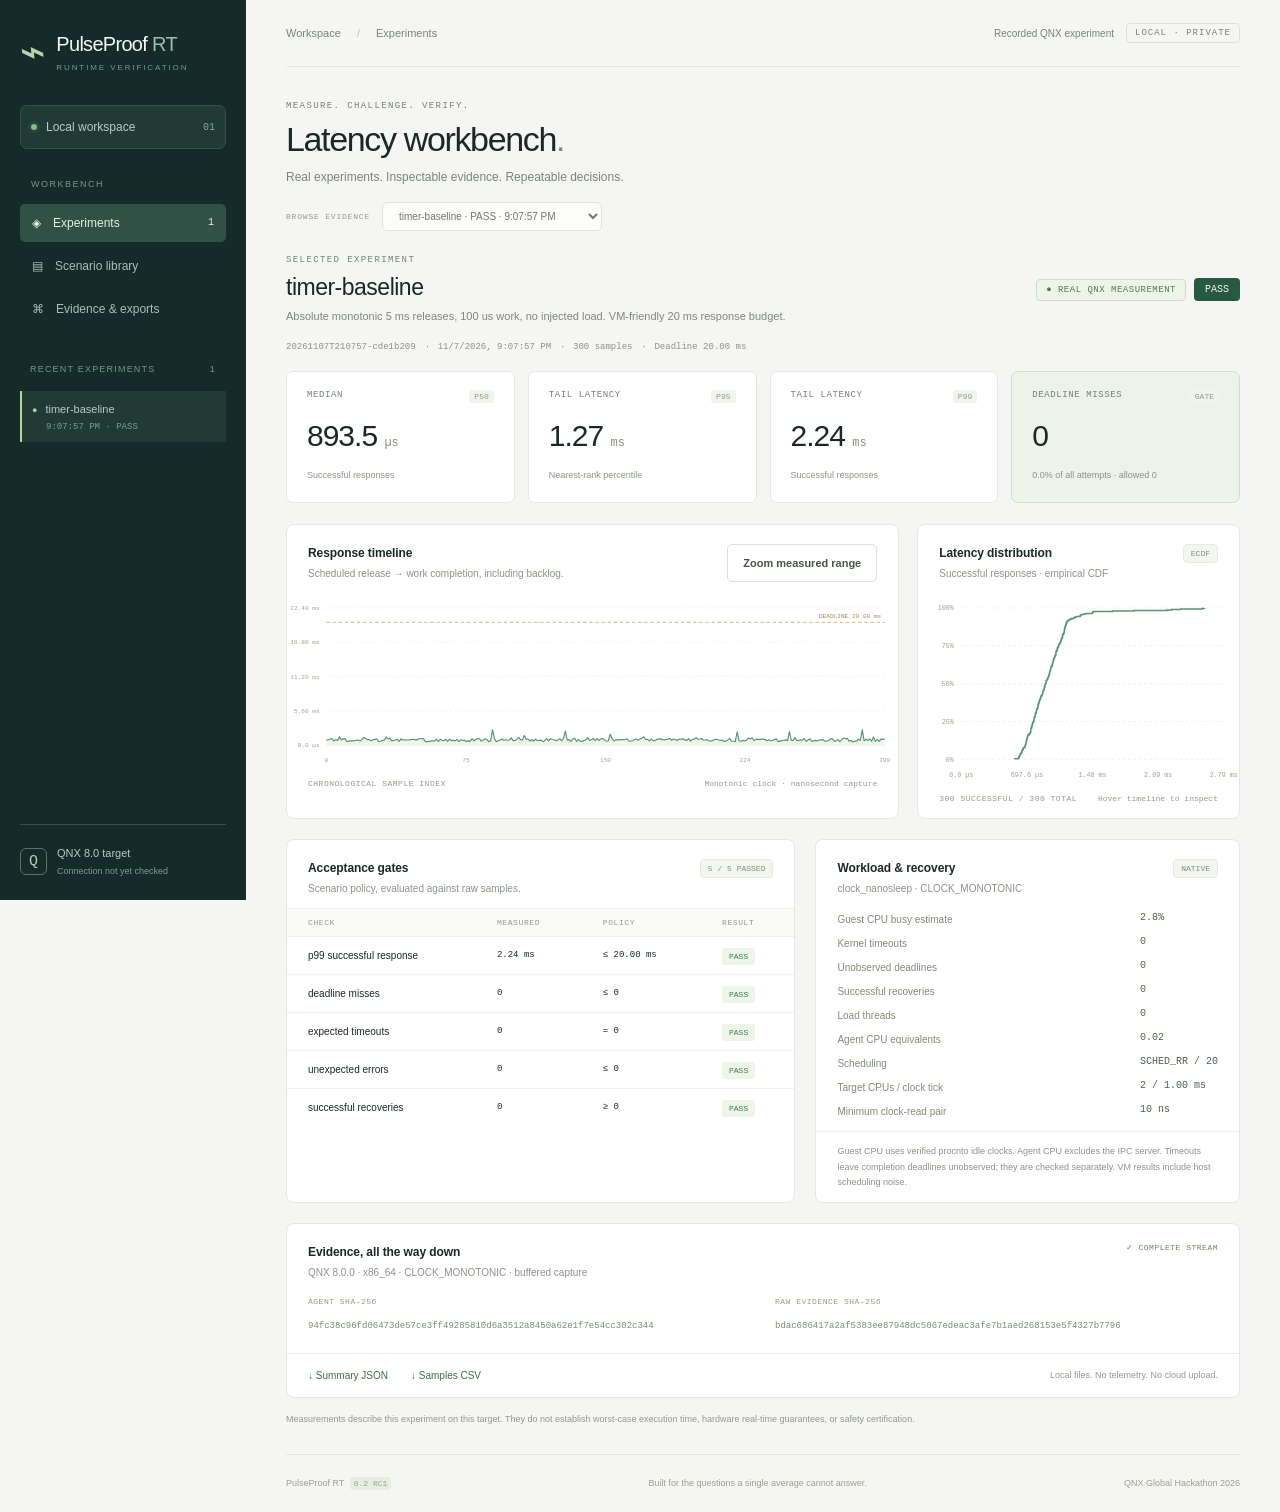
<file: examples/rc/timer-baseline/report.html>
<!doctype html>
<html lang="en">
<head>
<meta charset="utf-8"><meta name="viewport" content="width=device-width, initial-scale=1">
<meta name="description" content="Inspect real QNX timing, native IPC and recovery experiments.">
<title>PulseProof RT · Latency workbench</title>
<style>:root{--bg:#f5f6f3;--paper:#fff;--ink:#1b2826;--muted:#74807b;--line:#e4e8e2;--green:#2a785d;--green-light:#eaf3ec;--red:#be5944;--red-light:#fff0e9;--nav:#142b29;--mono:Consolas,'Courier New',monospace}*{box-sizing:border-box}html{scroll-behavior:smooth}body{margin:0;background:var(--bg);color:var(--ink);font-family:Segoe UI,Arial,sans-serif;font-size:14px;line-height:1.5}button,select,a{font:inherit}button,a,select{outline-offset:4px}button,a{touch-action:manipulation}a{color:inherit;text-decoration:none}[hidden]{display:none!important}.sidebar{position:fixed;width:246px;inset:0 auto 0 0;background:var(--nav);color:#b8cbc4;padding:29px 20px 22px;display:flex;flex-direction:column;z-index:5}.brand{display:flex;gap:11px;align-items:center;color:#f5f8f4;font-size:20px;letter-spacing:-.7px}.brand b{font-weight:400;color:#98c0a9}.brand small{display:block;color:#78998e;font-size:8px;letter-spacing:1.9px;margin-top:3px}.mark{font-size:43px;line-height:1;color:#b8d4ac;transform:rotate(-5deg)}.workspace{display:flex;align-items:center;gap:9px;background:#203b36;border:1px solid #365048;border-radius:7px;padding:12px 10px;margin-top:31px;font-size:12px}.workspace-tag{margin-left:auto;color:#86a596;font:10px var(--mono)}.green-dot{display:inline-block;width:6px;height:6px;border-radius:50%;background:#88b887;box-shadow:0 0 0 3px #88b88715}.nav-caption{font-size:9px;letter-spacing:1.5px;color:#78968c;margin:29px 11px 12px}nav{display:grid;gap:5px}.nav-link{display:flex;gap:12px;align-items:center;padding:10px 12px;border-radius:5px;color:#a7c0b5;font-size:12px}.nav-link span:last-child:not(:first-of-type){margin-left:auto;font:10px var(--mono)}.nav-link.active{background:#315146;color:#e3f1db}.nav-link:hover{background:#29483f}.history-title{display:flex;justify-content:space-between;font-size:9px;letter-spacing:1.2px;margin:35px 10px 15px;color:#78968c}.history{overflow:auto;flex:1;min-height:80px}.history-item{display:block;width:100%;text-align:left;border:0;border-left:2px solid transparent;background:transparent;padding:10px;color:#b8cbc4;cursor:pointer;font-size:11px;margin-bottom:3px}.history-item.selected{background:#203b36;border-left-color:#b2d69b}.history-item:hover{background:#203b36}.history-item small{display:block;font:9px var(--mono);color:#7c9b8f;margin:4px 0 0 14px}.history-dot{font-size:9px;color:#a7d59b;margin-right:8px}.history-dot.fail{color:#e2a18a}.sidebar-foot{display:flex;align-items:center;gap:10px;padding:20px 0 0;border-top:1px solid #345047;font-size:11px;margin-top:15px}.sidebar-foot small{display:block;font-size:9px;color:#7e9b90;margin-top:3px}.sidebar-foot .green-dot{margin-left:auto}.target-symbol{border:1px solid #577467;color:#b7ceae;padding:4px 8px;border-radius:6px;font:15px var(--mono)}main{margin-left:246px;padding:0 40px;max-width:2000px}.topbar{height:67px;display:flex;align-items:center;justify-content:space-between;border-bottom:1px solid var(--line);font-size:11px;color:#78837a}.slash{padding:0 13px;color:#bac1b8}.local-badge{font:9px var(--mono);letter-spacing:1px;color:#78837a;border:1px solid #dce2d7;padding:4px 8px;border-radius:4px}.page-head{display:flex;justify-content:space-between;align-items:center;padding:34px 0 26px;gap:16px}.eyebrow{font:9px var(--mono);letter-spacing:1.4px;color:#758275}.page-head h1{font-size:34px;letter-spacing:-1.35px;font-weight:500;margin:7px 0 7px;line-height:1.25}.page-head h1 span{color:#68985d}.page-head p{margin:0;color:#7a837b;font-size:12px}.head-actions{display:flex;gap:8px}.button{display:inline-flex;justify-content:center;align-items:center;gap:7px;border:1px solid transparent;border-radius:5px;padding:10px 15px;font-size:11px;font-weight:600;cursor:pointer;white-space:nowrap;min-height:38px}.button:disabled{opacity:.6;cursor:wait}.primary{background:#254e3d;color:#f1f6ed;border-color:#254e3d}.primary:hover{background:#193e2e}.secondary{border-color:#d9e0d4;background:#fff;color:#485448}.secondary:hover{background:#edf2e9}.launch-panel{display:flex;align-items:center;gap:14px;padding:16px 20px;background:#edf0e7;border:1px solid #dce2d2;border-radius:8px;margin-bottom:29px}.launch-icon{font-size:23px;color:#62815b;border:1px solid #c8d4bd;border-radius:6px;width:36px;height:36px;text-align:center}.launch-label{margin-right:auto}.launch-label strong{display:block;font-weight:600;font-size:12px}.launch-label span{display:block;font-size:10px;color:#7b8475;margin-top:3px}select{min-width:185px;background:#fff;color:#394638;border:1px solid #d5ddce;border-radius:5px;padding:10px 29px 10px 12px;font-size:11px}.experiment-head{display:flex;align-items:center;justify-content:space-between;gap:18px}.experiment-head h2{font-size:23px;font-weight:500;letter-spacing:-.5px;margin:5px 0 4px}.experiment-head p{margin:0;color:#7f867b;font-size:11px;max-width:690px}.experiment-status{display:flex;gap:8px;align-items:center;flex-shrink:0}.badge{border:1px solid #cedbca;background:#edf4e8;color:#5a7950;border-radius:4px;padding:5px 9px;font:9px var(--mono);letter-spacing:.5px}.badge.synthetic{color:#9b642b;background:#fff0dc;border-color:#edd5ac}.verdict{background:#285941;color:#f2f9ec;font:10px var(--mono);border-radius:4px;padding:6px 11px}.verdict.fail{background:var(--red)}.run-meta{display:flex;flex-wrap:wrap;gap:22px;font:9px var(--mono);color:#8b9288;padding:17px 0 19px}.run-meta span+span{position:relative}.run-meta span+span:before{content:'·';position:absolute;left:-13px}.metrics{display:grid;grid-template-columns:repeat(4,1fr);gap:13px;margin-bottom:21px}.metric{background:#fff;border:1px solid var(--line);border-radius:7px;padding:18px 20px}.metric>span{display:flex;justify-content:space-between;font:9px var(--mono);letter-spacing:.6px;color:#738173}.metric b{font-size:8px;background:#f1f3ed;color:#929c89;font-weight:400;border-radius:3px;padding:2px 5px;letter-spacing:0}.metric strong{display:block;font-size:30px;font-weight:500;line-height:1.2;letter-spacing:-1px;margin:15px 0 9px;font-variant-numeric:tabular-nums}.metric strong em{font:12px var(--mono);font-style:normal;color:#87917f;letter-spacing:0}.metric small{font-size:9px;color:#8b9387}.deadline-card{background:#edf3e9;border-color:#d4dfcb}.deadline-card.has-misses{background:var(--red-light);border-color:#edd1c5}.deadline-card.has-misses strong{color:var(--red)}.charts{display:grid;grid-template-columns:minmax(0,1.9fr) minmax(0,1fr);gap:18px;margin-bottom:20px}.panel{background:#fff;border:1px solid var(--line);border-radius:8px;min-width:0}.panel-head{display:flex;align-items:flex-start;justify-content:space-between;gap:12px;padding:19px 21px 12px}.panel h3{font-size:12px;font-weight:600;margin:0 0 4px;letter-spacing:-.1px}.panel p{font-size:10px;color:#8b9387;margin:0}.chart-key{font-size:8px;color:#8b9387;white-space:nowrap}.chart-key i{display:inline-block;height:5px;width:5px;background:#569876;margin:0 4px 1px 8px;border-radius:50%}.chart-key i.red{background:#be6b50}.chart-wrap{position:relative}svg{display:block;width:100%;height:auto}.chart-foot{display:flex;justify-content:space-between;padding:8px 21px 15px;color:#929b8a;font:8px var(--mono);gap:10px}.chart-foot span:first-child{letter-spacing:.5px}.small-label{font:8px var(--mono);color:#829078;background:#f3f5ef;padding:4px 7px;border:1px solid #e7ebdf;border-radius:4px;white-space:nowrap}.bottom-grid{display:grid;grid-template-columns:1.2fr 1fr;gap:20px;margin-bottom:20px}table{width:100%;border-collapse:collapse;text-align:left;font-size:10px}th{font:8px var(--mono);letter-spacing:.6px;color:#939a8d;background:#fafbf8;font-weight:400;padding:9px 21px;border-block:1px solid #edf0e8}td{padding:11px 21px;border-bottom:1px solid #f0f2ec;white-space:nowrap}tr:last-child td{border-bottom:0}td:nth-child(2),td:nth-child(3){font-family:var(--mono);font-size:9px}.gate-pass,.gate-fail{font:8px var(--mono);padding:4px 7px;border-radius:3px;color:#3c7c4f;background:#edf5e9}.gate-fail{color:#ac6148;background:#fff0e9}dl{padding:0 21px;margin:4px 0 12px;display:grid;grid-template-columns:1fr auto;gap:9px;font-size:10px}dt{color:#818c7b}dd{margin:0;font:10px var(--mono);color:#506049}.measurement-note{border-top:1px solid #edf0e8;padding:12px 21px!important;font-size:9px!important;line-height:1.7}.comparison-panel{display:flex;flex-wrap:wrap;align-items:center;gap:13px;padding:18px 21px;margin-bottom:20px}.comparison-panel>div{margin-right:auto}.comparison-panel select{max-width:330px}.comparison-panel>p{width:100%;margin:0;font:10px var(--mono)}.evidence-panel .panel-head{padding-bottom:17px}.evidence-seal{color:#6b885a;font:8px var(--mono);letter-spacing:.5px}.hashes{display:grid;grid-template-columns:1fr 1fr;gap:24px;padding:0 21px 19px}.hashes span{display:block;font:8px var(--mono);letter-spacing:.5px;color:#929b89;margin-bottom:7px}.hashes code{font:9px var(--mono);overflow-wrap:anywhere;color:#7c8974}.export-row{border-top:1px solid #e9ede3;display:flex;gap:23px;align-items:center;padding:14px 21px;font-size:10px}.export-row a{color:#3d6d48}.export-row a:hover{text-decoration:underline}.export-row span{margin-left:auto;color:#92998d;font-size:9px}.limitation{font-size:9px;color:#92998b;line-height:1.6;margin:14px 0 27px}footer{display:flex;justify-content:space-between;gap:12px;padding:22px 0;border-top:1px solid var(--line);font-size:9px;color:#9aa18f}footer b{font:8px var(--mono);background:#e8ede1;border-radius:3px;padding:2px 4px;margin-left:3px}.tooltip{position:absolute;top:0;left:50px;background:#1e352f;color:#f3f9ed;border-radius:5px;padding:9px 12px;pointer-events:none;font:10px var(--mono);box-shadow:0 6px 20px #153b2922;white-space:pre;z-index:2}.empty{text-align:center;padding:70px 0 100px;color:#76866d}.empty h2{font-size:25px;letter-spacing:-.7px;font-weight:500;color:#344b37;margin:12px}.empty p{font-size:12px;line-height:1.8}.empty-wave{font-size:65px;color:#81a56d}#notice{padding:12px 16px;border:1px solid #e2d5b7;border-radius:6px;margin-bottom:20px;font-size:12px;background:#fff7e7;color:#7d693e}.sr-only{position:absolute;width:1px;height:1px;padding:0;overflow:hidden;clip:rect(0,0,0,0);white-space:nowrap;border:0}@media(min-width:1700px){main{padding-inline:55px}.page-head{padding-top:42px}.metrics{gap:20px}.metric{padding:22px 25px}.metric strong{font-size:35px}.panel-head{padding-top:23px}}@media(max-width:1150px){.sidebar{width:205px;padding-inline:14px}main{margin-left:205px;padding-inline:24px}.launch-label span{display:none}.charts{grid-template-columns:1fr}.distribution-panel svg{max-height:240px}.bottom-grid{grid-template-columns:1fr}.metrics{gap:9px}.metric{padding:14px}.metric strong{font-size:25px}.experiment-status{flex-direction:column}.page-head h1{font-size:29px}.hashes{grid-template-columns:1fr;gap:13px}}@media(max-width:760px){.sidebar{position:static;width:auto;padding:15px 18px;display:block}.sidebar .workspace,.sidebar nav,.sidebar .nav-caption,.history-title,.history,.sidebar-foot{display:none}main{margin-left:0;padding:0 17px}.brand{font-size:19px}.brand small{display:none}.mark{font-size:28px}.topbar{height:48px}.page-head{padding-top:24px;align-items:flex-start}.page-head h1{font-size:27px}.page-head p{font-size:10px}.head-actions{flex-direction:column}.launch-panel{flex-wrap:wrap;padding:14px;gap:10px}.launch-label{flex:1}.launch-icon{display:none}.launch-panel select{flex:1;min-width:140px}.metrics{grid-template-columns:1fr 1fr}.experiment-head{align-items:flex-start}.experiment-head h2{font-size:20px}.run-meta{gap:10px 20px}.experiment-head p{max-width:300px}.chart-key{display:none}.panel-head{padding-inline:15px}td,th{padding-inline:13px}.export-row{flex-wrap:wrap;gap:15px}.export-row span{width:100%;margin-left:0}footer span:nth-child(2){display:none}.comparison-panel select{width:100%;max-width:none}.hashes code{font-size:8px}}
.browse-runs{display:flex;align-items:center;gap:12px;margin:-10px 0 24px}.browse-runs label{font:8px var(--mono);letter-spacing:.8px;color:#939d8b}.browse-runs select{font-size:10px;padding-block:7px;max-width:360px}.browse-runs:has(select:empty){display:none}
.health{display:flex;align-items:center;gap:12px;font-size:10px}.health button{border:0;background:transparent;color:#467354;text-decoration:underline;cursor:pointer;font-size:10px}@media(max-width:760px){.topbar{height:auto;min-height:58px;gap:10px;flex-wrap:wrap;padding-block:10px}.health{gap:8px;font-size:8px}.health .local-badge{display:none}.panel-head .button{font-size:8px;padding:6px;min-height:28px}}
</style>
<script>window.__PULSEPROOF_REPORT__={"schema_version": 1, "scenario": {"schema_version": 1, "id": "timer-baseline", "description": "Absolute monotonic 5 ms releases, 100 us work, no injected load. VM-friendly 20 ms response budget.", "mode": "timer", "parameters": {"samples": 300, "period_us": 5000, "deadline_us": 20000, "work_us": 100, "load_threads": 0, "fault_every": 0, "fault_delay_us": 0, "timeout_us": 5000, "priority": 20}, "gates": {"p99_success_ns": 20000000, "max_deadline_misses": 0, "expected_timeouts": 0, "min_recoveries": 0}}, "metadata": {"type": "metadata", "schema_version": 1, "source": "qnx-native", "agent_version": "0.2.0-rc1", "os": "QNX", "release": "8.0.0", "arch": "x86_64", "machine": "x86pc", "clock": "CLOCK_MONOTONIC", "mode": "timer", "samples": 300, "period_us": 5000, "deadline_us": 20000, "work_us": 100, "load_threads": 0, "fault_every": 0, "fault_delay_us": 0, "timeout_us": 5000, "priority": 20, "scheduler": "SCHED_RR", "cpu_count": 2, "tick_ns": 1000000, "clock_resolution_ns": 1000000, "clock_read_min_ns": 10, "cycles_per_second": 3503997000, "started_epoch": 1794085674, "timeout_errno": 260, "service_build": 0}, "source": "qnx-native", "verdict": "PASS", "latency": {"count": 300, "min_ns": 568965, "p50_ns": 893465, "p95_ns": 1265257, "p99_ns": 2235267, "max_ns": 2583722}, "successful_latency": {"count": 300, "min_ns": 568965, "p50_ns": 893465, "p95_ns": 1265257, "p99_ns": 2235267, "max_ns": 2583722}, "wake_lateness": {"count": 300, "min_ns": 468190, "p50_ns": 792939, "p95_ns": 1164495, "p99_ns": 2129158, "max_ns": 2482683}, "deadline_misses": 0, "unobserved_deadlines": 0, "timeouts": 0, "unexpected_errors": 0, "recoveries": 0, "checks": [{"name": "p99 successful response", "actual": 2235267, "limit": 20000000, "pass": true}, {"name": "deadline misses", "actual": 0, "limit": 0, "pass": true}, {"name": "expected timeouts", "actual": 0, "limit": 0, "pass": true}, {"name": "unexpected errors", "actual": 0, "limit": 0, "pass": true}, {"name": "successful recoveries", "actual": 0, "limit": 0, "pass": true}], "completion": {"type": "complete", "samples": 300, "elapsed_ns": 1501076081, "process_cpu_ns": 36845439, "system_cpu_available": true, "idle_cpu_ns": 2917872315, "cpu_observation_ns": 1501081533}, "process_cpu_equivalents": 0.02454601699832162, "system_busy_fraction": 0.028076673101007366, "comparison_signature": "0bbddfbbbcad6d876844cec2cfcf3be3a956135ba7aaff82973d777f5177ff20", "samples": [{"type": "sample", "sequence": 0, "latency_ns": 858119, "wake_lateness_ns": 757309, "error": 0, "timeout": false, "injected": false, "recovery": false, "deadline_miss": false, "deadline_unobserved": false}, {"type": "sample", "sequence": 1, "latency_ns": 926180, "wake_lateness_ns": 825657, "error": 0, "timeout": false, "injected": false, "recovery": false, "deadline_miss": false, "deadline_unobserved": false}, {"type": "sample", "sequence": 2, "latency_ns": 1057486, "wake_lateness_ns": 956940, "error": 0, "timeout": false, "injected": false, "recovery": false, "deadline_miss": false, "deadline_unobserved": false}, {"type": "sample", "sequence": 3, "latency_ns": 1094401, "wake_lateness_ns": 993458, "error": 0, "timeout": false, "injected": false, "recovery": false, "deadline_miss": false, "deadline_unobserved": false}, {"type": "sample", "sequence": 4, "latency_ns": 736941, "wake_lateness_ns": 636503, "error": 0, "timeout": false, "injected": false, "recovery": false, "deadline_miss": false, "deadline_unobserved": false}, {"type": "sample", "sequence": 5, "latency_ns": 949964, "wake_lateness_ns": 848850, "error": 0, "timeout": false, "injected": false, "recovery": false, "deadline_miss": false, "deadline_unobserved": false}, {"type": "sample", "sequence": 6, "latency_ns": 798452, "wake_lateness_ns": 697273, "error": 0, "timeout": false, "injected": false, "recovery": false, "deadline_miss": false, "deadline_unobserved": false}, {"type": "sample", "sequence": 7, "latency_ns": 1393954, "wake_lateness_ns": 1293372, "error": 0, "timeout": false, "injected": false, "recovery": false, "deadline_miss": false, "deadline_unobserved": false}, {"type": "sample", "sequence": 8, "latency_ns": 879770, "wake_lateness_ns": 778905, "error": 0, "timeout": false, "injected": false, "recovery": false, "deadline_miss": false, "deadline_unobserved": false}, {"type": "sample", "sequence": 9, "latency_ns": 1074495, "wake_lateness_ns": 973903, "error": 0, "timeout": false, "injected": false, "recovery": false, "deadline_miss": false, "deadline_unobserved": false}, {"type": "sample", "sequence": 10, "latency_ns": 1101761, "wake_lateness_ns": 1000980, "error": 0, "timeout": false, "injected": false, "recovery": false, "deadline_miss": false, "deadline_unobserved": false}, {"type": "sample", "sequence": 11, "latency_ns": 622526, "wake_lateness_ns": 521861, "error": 0, "timeout": false, "injected": false, "recovery": false, "deadline_miss": false, "deadline_unobserved": false}, {"type": "sample", "sequence": 12, "latency_ns": 693063, "wake_lateness_ns": 592599, "error": 0, "timeout": false, "injected": false, "recovery": false, "deadline_miss": false, "deadline_unobserved": false}, {"type": "sample", "sequence": 13, "latency_ns": 733326, "wake_lateness_ns": 632466, "error": 0, "timeout": false, "injected": false, "recovery": false, "deadline_miss": false, "deadline_unobserved": false}, {"type": "sample", "sequence": 14, "latency_ns": 752875, "wake_lateness_ns": 652342, "error": 0, "timeout": false, "injected": false, "recovery": false, "deadline_miss": false, "deadline_unobserved": false}, {"type": "sample", "sequence": 15, "latency_ns": 773384, "wake_lateness_ns": 672337, "error": 0, "timeout": false, "injected": false, "recovery": false, "deadline_miss": false, "deadline_unobserved": false}, {"type": "sample", "sequence": 16, "latency_ns": 816837, "wake_lateness_ns": 715827, "error": 0, "timeout": false, "injected": false, "recovery": false, "deadline_miss": false, "deadline_unobserved": false}, {"type": "sample", "sequence": 17, "latency_ns": 870903, "wake_lateness_ns": 770231, "error": 0, "timeout": false, "injected": false, "recovery": false, "deadline_miss": false, "deadline_unobserved": false}, {"type": "sample", "sequence": 18, "latency_ns": 736109, "wake_lateness_ns": 635193, "error": 0, "timeout": false, "injected": false, "recovery": false, "deadline_miss": false, "deadline_unobserved": false}, {"type": "sample", "sequence": 19, "latency_ns": 931935, "wake_lateness_ns": 831350, "error": 0, "timeout": false, "injected": false, "recovery": false, "deadline_miss": false, "deadline_unobserved": false}, {"type": "sample", "sequence": 20, "latency_ns": 1323810, "wake_lateness_ns": 1221760, "error": 0, "timeout": false, "injected": false, "recovery": false, "deadline_miss": false, "deadline_unobserved": false}, {"type": "sample", "sequence": 21, "latency_ns": 1113043, "wake_lateness_ns": 1012294, "error": 0, "timeout": false, "injected": false, "recovery": false, "deadline_miss": false, "deadline_unobserved": false}, {"type": "sample", "sequence": 22, "latency_ns": 930862, "wake_lateness_ns": 830453, "error": 0, "timeout": false, "injected": false, "recovery": false, "deadline_miss": false, "deadline_unobserved": false}, {"type": "sample", "sequence": 23, "latency_ns": 944328, "wake_lateness_ns": 843742, "error": 0, "timeout": false, "injected": false, "recovery": false, "deadline_miss": false, "deadline_unobserved": false}, {"type": "sample", "sequence": 24, "latency_ns": 747942, "wake_lateness_ns": 647758, "error": 0, "timeout": false, "injected": false, "recovery": false, "deadline_miss": false, "deadline_unobserved": false}, {"type": "sample", "sequence": 25, "latency_ns": 936745, "wake_lateness_ns": 836210, "error": 0, "timeout": false, "injected": false, "recovery": false, "deadline_miss": false, "deadline_unobserved": false}, {"type": "sample", "sequence": 26, "latency_ns": 984331, "wake_lateness_ns": 883822, "error": 0, "timeout": false, "injected": false, "recovery": false, "deadline_miss": false, "deadline_unobserved": false}, {"type": "sample", "sequence": 27, "latency_ns": 1097531, "wake_lateness_ns": 997058, "error": 0, "timeout": false, "injected": false, "recovery": false, "deadline_miss": false, "deadline_unobserved": false}, {"type": "sample", "sequence": 28, "latency_ns": 628931, "wake_lateness_ns": 528536, "error": 0, "timeout": false, "injected": false, "recovery": false, "deadline_miss": false, "deadline_unobserved": false}, {"type": "sample", "sequence": 29, "latency_ns": 688661, "wake_lateness_ns": 587965, "error": 0, "timeout": false, "injected": false, "recovery": false, "deadline_miss": false, "deadline_unobserved": false}, {"type": "sample", "sequence": 30, "latency_ns": 820870, "wake_lateness_ns": 719978, "error": 0, "timeout": false, "injected": false, "recovery": false, "deadline_miss": false, "deadline_unobserved": false}, {"type": "sample", "sequence": 31, "latency_ns": 850844, "wake_lateness_ns": 750032, "error": 0, "timeout": false, "injected": false, "recovery": false, "deadline_miss": false, "deadline_unobserved": false}, {"type": "sample", "sequence": 32, "latency_ns": 1395591, "wake_lateness_ns": 1284167, "error": 0, "timeout": false, "injected": false, "recovery": false, "deadline_miss": false, "deadline_unobserved": false}, {"type": "sample", "sequence": 33, "latency_ns": 1030897, "wake_lateness_ns": 930109, "error": 0, "timeout": false, "injected": false, "recovery": false, "deadline_miss": false, "deadline_unobserved": false}, {"type": "sample", "sequence": 34, "latency_ns": 1210641, "wake_lateness_ns": 1110119, "error": 0, "timeout": false, "injected": false, "recovery": false, "deadline_miss": false, "deadline_unobserved": false}, {"type": "sample", "sequence": 35, "latency_ns": 740302, "wake_lateness_ns": 639808, "error": 0, "timeout": false, "injected": false, "recovery": false, "deadline_miss": false, "deadline_unobserved": false}, {"type": "sample", "sequence": 36, "latency_ns": 831065, "wake_lateness_ns": 730382, "error": 0, "timeout": false, "injected": false, "recovery": false, "deadline_miss": false, "deadline_unobserved": false}, {"type": "sample", "sequence": 37, "latency_ns": 883791, "wake_lateness_ns": 783199, "error": 0, "timeout": false, "injected": false, "recovery": false, "deadline_miss": false, "deadline_unobserved": false}, {"type": "sample", "sequence": 38, "latency_ns": 980469, "wake_lateness_ns": 880039, "error": 0, "timeout": false, "injected": false, "recovery": false, "deadline_miss": false, "deadline_unobserved": false}, {"type": "sample", "sequence": 39, "latency_ns": 658118, "wake_lateness_ns": 557545, "error": 0, "timeout": false, "injected": false, "recovery": false, "deadline_miss": false, "deadline_unobserved": false}, {"type": "sample", "sequence": 40, "latency_ns": 1071393, "wake_lateness_ns": 970784, "error": 0, "timeout": false, "injected": false, "recovery": false, "deadline_miss": false, "deadline_unobserved": false}, {"type": "sample", "sequence": 41, "latency_ns": 882179, "wake_lateness_ns": 781604, "error": 0, "timeout": false, "injected": false, "recovery": false, "deadline_miss": false, "deadline_unobserved": false}, {"type": "sample", "sequence": 42, "latency_ns": 893465, "wake_lateness_ns": 792939, "error": 0, "timeout": false, "injected": false, "recovery": false, "deadline_miss": false, "deadline_unobserved": false}, {"type": "sample", "sequence": 43, "latency_ns": 889534, "wake_lateness_ns": 788758, "error": 0, "timeout": false, "injected": false, "recovery": false, "deadline_miss": false, "deadline_unobserved": false}, {"type": "sample", "sequence": 44, "latency_ns": 888950, "wake_lateness_ns": 788290, "error": 0, "timeout": false, "injected": false, "recovery": false, "deadline_miss": false, "deadline_unobserved": false}, {"type": "sample", "sequence": 45, "latency_ns": 953428, "wake_lateness_ns": 845098, "error": 0, "timeout": false, "injected": false, "recovery": false, "deadline_miss": false, "deadline_unobserved": false}, {"type": "sample", "sequence": 46, "latency_ns": 967348, "wake_lateness_ns": 866593, "error": 0, "timeout": false, "injected": false, "recovery": false, "deadline_miss": false, "deadline_unobserved": false}, {"type": "sample", "sequence": 47, "latency_ns": 1005162, "wake_lateness_ns": 904192, "error": 0, "timeout": false, "injected": false, "recovery": false, "deadline_miss": false, "deadline_unobserved": false}, {"type": "sample", "sequence": 48, "latency_ns": 845834, "wake_lateness_ns": 744660, "error": 0, "timeout": false, "injected": false, "recovery": false, "deadline_miss": false, "deadline_unobserved": false}, {"type": "sample", "sequence": 49, "latency_ns": 1057308, "wake_lateness_ns": 956361, "error": 0, "timeout": false, "injected": false, "recovery": false, "deadline_miss": false, "deadline_unobserved": false}, {"type": "sample", "sequence": 50, "latency_ns": 1085703, "wake_lateness_ns": 984939, "error": 0, "timeout": false, "injected": false, "recovery": false, "deadline_miss": false, "deadline_unobserved": false}, {"type": "sample", "sequence": 51, "latency_ns": 1095039, "wake_lateness_ns": 994634, "error": 0, "timeout": false, "injected": false, "recovery": false, "deadline_miss": false, "deadline_unobserved": false}, {"type": "sample", "sequence": 52, "latency_ns": 1109696, "wake_lateness_ns": 1009137, "error": 0, "timeout": false, "injected": false, "recovery": false, "deadline_miss": false, "deadline_unobserved": false}, {"type": "sample", "sequence": 53, "latency_ns": 606024, "wake_lateness_ns": 505335, "error": 0, "timeout": false, "injected": false, "recovery": false, "deadline_miss": false, "deadline_unobserved": false}, {"type": "sample", "sequence": 54, "latency_ns": 632777, "wake_lateness_ns": 532358, "error": 0, "timeout": false, "injected": false, "recovery": false, "deadline_miss": false, "deadline_unobserved": false}, {"type": "sample", "sequence": 55, "latency_ns": 654896, "wake_lateness_ns": 554420, "error": 0, "timeout": false, "injected": false, "recovery": false, "deadline_miss": false, "deadline_unobserved": false}, {"type": "sample", "sequence": 56, "latency_ns": 706187, "wake_lateness_ns": 605404, "error": 0, "timeout": false, "injected": false, "recovery": false, "deadline_miss": false, "deadline_unobserved": false}, {"type": "sample", "sequence": 57, "latency_ns": 738852, "wake_lateness_ns": 638042, "error": 0, "timeout": false, "injected": false, "recovery": false, "deadline_miss": false, "deadline_unobserved": false}, {"type": "sample", "sequence": 58, "latency_ns": 754540, "wake_lateness_ns": 653968, "error": 0, "timeout": false, "injected": false, "recovery": false, "deadline_miss": false, "deadline_unobserved": false}, {"type": "sample", "sequence": 59, "latency_ns": 1005537, "wake_lateness_ns": 904775, "error": 0, "timeout": false, "injected": false, "recovery": false, "deadline_miss": false, "deadline_unobserved": false}, {"type": "sample", "sequence": 60, "latency_ns": 659461, "wake_lateness_ns": 558547, "error": 0, "timeout": false, "injected": false, "recovery": false, "deadline_miss": false, "deadline_unobserved": false}, {"type": "sample", "sequence": 61, "latency_ns": 995315, "wake_lateness_ns": 893530, "error": 0, "timeout": false, "injected": false, "recovery": false, "deadline_miss": false, "deadline_unobserved": false}, {"type": "sample", "sequence": 62, "latency_ns": 826487, "wake_lateness_ns": 725636, "error": 0, "timeout": false, "injected": false, "recovery": false, "deadline_miss": false, "deadline_unobserved": false}, {"type": "sample", "sequence": 63, "latency_ns": 793187, "wake_lateness_ns": 692363, "error": 0, "timeout": false, "injected": false, "recovery": false, "deadline_miss": false, "deadline_unobserved": false}, {"type": "sample", "sequence": 64, "latency_ns": 999446, "wake_lateness_ns": 898677, "error": 0, "timeout": false, "injected": false, "recovery": false, "deadline_miss": false, "deadline_unobserved": false}, {"type": "sample", "sequence": 65, "latency_ns": 677706, "wake_lateness_ns": 577350, "error": 0, "timeout": false, "injected": false, "recovery": false, "deadline_miss": false, "deadline_unobserved": false}, {"type": "sample", "sequence": 66, "latency_ns": 1012505, "wake_lateness_ns": 911417, "error": 0, "timeout": false, "injected": false, "recovery": false, "deadline_miss": false, "deadline_unobserved": false}, {"type": "sample", "sequence": 67, "latency_ns": 769418, "wake_lateness_ns": 668825, "error": 0, "timeout": false, "injected": false, "recovery": false, "deadline_miss": false, "deadline_unobserved": false}, {"type": "sample", "sequence": 68, "latency_ns": 861833, "wake_lateness_ns": 760902, "error": 0, "timeout": false, "injected": false, "recovery": false, "deadline_miss": false, "deadline_unobserved": false}, {"type": "sample", "sequence": 69, "latency_ns": 749349, "wake_lateness_ns": 648475, "error": 0, "timeout": false, "injected": false, "recovery": false, "deadline_miss": false, "deadline_unobserved": false}, {"type": "sample", "sequence": 70, "latency_ns": 985073, "wake_lateness_ns": 884528, "error": 0, "timeout": false, "injected": false, "recovery": false, "deadline_miss": false, "deadline_unobserved": false}, {"type": "sample", "sequence": 71, "latency_ns": 610776, "wake_lateness_ns": 510299, "error": 0, "timeout": false, "injected": false, "recovery": false, "deadline_miss": false, "deadline_unobserved": false}, {"type": "sample", "sequence": 72, "latency_ns": 931022, "wake_lateness_ns": 830018, "error": 0, "timeout": false, "injected": false, "recovery": false, "deadline_miss": false, "deadline_unobserved": false}, {"type": "sample", "sequence": 73, "latency_ns": 800436, "wake_lateness_ns": 699702, "error": 0, "timeout": false, "injected": false, "recovery": false, "deadline_miss": false, "deadline_unobserved": false}, {"type": "sample", "sequence": 74, "latency_ns": 860882, "wake_lateness_ns": 760415, "error": 0, "timeout": false, "injected": false, "recovery": false, "deadline_miss": false, "deadline_unobserved": false}, {"type": "sample", "sequence": 75, "latency_ns": 643462, "wake_lateness_ns": 542904, "error": 0, "timeout": false, "injected": false, "recovery": false, "deadline_miss": false, "deadline_unobserved": false}, {"type": "sample", "sequence": 76, "latency_ns": 784831, "wake_lateness_ns": 684303, "error": 0, "timeout": false, "injected": false, "recovery": false, "deadline_miss": false, "deadline_unobserved": false}, {"type": "sample", "sequence": 77, "latency_ns": 640100, "wake_lateness_ns": 539627, "error": 0, "timeout": false, "injected": false, "recovery": false, "deadline_miss": false, "deadline_unobserved": false}, {"type": "sample", "sequence": 78, "latency_ns": 1129404, "wake_lateness_ns": 1028810, "error": 0, "timeout": false, "injected": false, "recovery": false, "deadline_miss": false, "deadline_unobserved": false}, {"type": "sample", "sequence": 79, "latency_ns": 748501, "wake_lateness_ns": 648292, "error": 0, "timeout": false, "injected": false, "recovery": false, "deadline_miss": false, "deadline_unobserved": false}, {"type": "sample", "sequence": 80, "latency_ns": 1001022, "wake_lateness_ns": 900754, "error": 0, "timeout": false, "injected": false, "recovery": false, "deadline_miss": false, "deadline_unobserved": false}, {"type": "sample", "sequence": 81, "latency_ns": 1101606, "wake_lateness_ns": 1001026, "error": 0, "timeout": false, "injected": false, "recovery": false, "deadline_miss": false, "deadline_unobserved": false}, {"type": "sample", "sequence": 82, "latency_ns": 1093820, "wake_lateness_ns": 993519, "error": 0, "timeout": false, "injected": false, "recovery": false, "deadline_miss": false, "deadline_unobserved": false}, {"type": "sample", "sequence": 83, "latency_ns": 688519, "wake_lateness_ns": 587019, "error": 0, "timeout": false, "injected": false, "recovery": false, "deadline_miss": false, "deadline_unobserved": false}, {"type": "sample", "sequence": 84, "latency_ns": 868123, "wake_lateness_ns": 767027, "error": 0, "timeout": false, "injected": false, "recovery": false, "deadline_miss": false, "deadline_unobserved": false}, {"type": "sample", "sequence": 85, "latency_ns": 1073790, "wake_lateness_ns": 973005, "error": 0, "timeout": false, "injected": false, "recovery": false, "deadline_miss": false, "deadline_unobserved": false}, {"type": "sample", "sequence": 86, "latency_ns": 923127, "wake_lateness_ns": 822166, "error": 0, "timeout": false, "injected": false, "recovery": false, "deadline_miss": false, "deadline_unobserved": false}, {"type": "sample", "sequence": 87, "latency_ns": 619746, "wake_lateness_ns": 518898, "error": 0, "timeout": false, "injected": false, "recovery": false, "deadline_miss": false, "deadline_unobserved": false}, {"type": "sample", "sequence": 88, "latency_ns": 778361, "wake_lateness_ns": 677889, "error": 0, "timeout": false, "injected": false, "recovery": false, "deadline_miss": false, "deadline_unobserved": false}, {"type": "sample", "sequence": 89, "latency_ns": 2557708, "wake_lateness_ns": 2454767, "error": 0, "timeout": false, "injected": false, "recovery": false, "deadline_miss": false, "deadline_unobserved": false}, {"type": "sample", "sequence": 90, "latency_ns": 1117622, "wake_lateness_ns": 1016219, "error": 0, "timeout": false, "injected": false, "recovery": false, "deadline_miss": false, "deadline_unobserved": false}, {"type": "sample", "sequence": 91, "latency_ns": 615657, "wake_lateness_ns": 515103, "error": 0, "timeout": false, "injected": false, "recovery": false, "deadline_miss": false, "deadline_unobserved": false}, {"type": "sample", "sequence": 92, "latency_ns": 766537, "wake_lateness_ns": 665593, "error": 0, "timeout": false, "injected": false, "recovery": false, "deadline_miss": false, "deadline_unobserved": false}, {"type": "sample", "sequence": 93, "latency_ns": 867384, "wake_lateness_ns": 766722, "error": 0, "timeout": false, "injected": false, "recovery": false, "deadline_miss": false, "deadline_unobserved": false}, {"type": "sample", "sequence": 94, "latency_ns": 1037381, "wake_lateness_ns": 937093, "error": 0, "timeout": false, "injected": false, "recovery": false, "deadline_miss": false, "deadline_unobserved": false}, {"type": "sample", "sequence": 95, "latency_ns": 839051, "wake_lateness_ns": 738423, "error": 0, "timeout": false, "injected": false, "recovery": false, "deadline_miss": false, "deadline_unobserved": false}, {"type": "sample", "sequence": 96, "latency_ns": 934129, "wake_lateness_ns": 832421, "error": 0, "timeout": false, "injected": false, "recovery": false, "deadline_miss": false, "deadline_unobserved": false}, {"type": "sample", "sequence": 97, "latency_ns": 841735, "wake_lateness_ns": 740987, "error": 0, "timeout": false, "injected": false, "recovery": false, "deadline_miss": false, "deadline_unobserved": false}, {"type": "sample", "sequence": 98, "latency_ns": 883809, "wake_lateness_ns": 783161, "error": 0, "timeout": false, "injected": false, "recovery": false, "deadline_miss": false, "deadline_unobserved": false}, {"type": "sample", "sequence": 99, "latency_ns": 1225168, "wake_lateness_ns": 1123443, "error": 0, "timeout": false, "injected": false, "recovery": false, "deadline_miss": false, "deadline_unobserved": false}, {"type": "sample", "sequence": 100, "latency_ns": 773555, "wake_lateness_ns": 672468, "error": 0, "timeout": false, "injected": false, "recovery": false, "deadline_miss": false, "deadline_unobserved": false}, {"type": "sample", "sequence": 101, "latency_ns": 797688, "wake_lateness_ns": 696757, "error": 0, "timeout": false, "injected": false, "recovery": false, "deadline_miss": false, "deadline_unobserved": false}, {"type": "sample", "sequence": 102, "latency_ns": 972486, "wake_lateness_ns": 871644, "error": 0, "timeout": false, "injected": false, "recovery": false, "deadline_miss": false, "deadline_unobserved": false}, {"type": "sample", "sequence": 103, "latency_ns": 1301824, "wake_lateness_ns": 1200504, "error": 0, "timeout": false, "injected": false, "recovery": false, "deadline_miss": false, "deadline_unobserved": false}, {"type": "sample", "sequence": 104, "latency_ns": 945586, "wake_lateness_ns": 844766, "error": 0, "timeout": false, "injected": false, "recovery": false, "deadline_miss": false, "deadline_unobserved": false}, {"type": "sample", "sequence": 105, "latency_ns": 867650, "wake_lateness_ns": 767176, "error": 0, "timeout": false, "injected": false, "recovery": false, "deadline_miss": false, "deadline_unobserved": false}, {"type": "sample", "sequence": 106, "latency_ns": 1605151, "wake_lateness_ns": 1504399, "error": 0, "timeout": false, "injected": false, "recovery": false, "deadline_miss": false, "deadline_unobserved": false}, {"type": "sample", "sequence": 107, "latency_ns": 996020, "wake_lateness_ns": 895375, "error": 0, "timeout": false, "injected": false, "recovery": false, "deadline_miss": false, "deadline_unobserved": false}, {"type": "sample", "sequence": 108, "latency_ns": 1052004, "wake_lateness_ns": 951665, "error": 0, "timeout": false, "injected": false, "recovery": false, "deadline_miss": false, "deadline_unobserved": false}, {"type": "sample", "sequence": 109, "latency_ns": 693023, "wake_lateness_ns": 592453, "error": 0, "timeout": false, "injected": false, "recovery": false, "deadline_miss": false, "deadline_unobserved": false}, {"type": "sample", "sequence": 110, "latency_ns": 973388, "wake_lateness_ns": 872702, "error": 0, "timeout": false, "injected": false, "recovery": false, "deadline_miss": false, "deadline_unobserved": false}, {"type": "sample", "sequence": 111, "latency_ns": 683526, "wake_lateness_ns": 583014, "error": 0, "timeout": false, "injected": false, "recovery": false, "deadline_miss": false, "deadline_unobserved": false}, {"type": "sample", "sequence": 112, "latency_ns": 1032448, "wake_lateness_ns": 930056, "error": 0, "timeout": false, "injected": false, "recovery": false, "deadline_miss": false, "deadline_unobserved": false}, {"type": "sample", "sequence": 113, "latency_ns": 810641, "wake_lateness_ns": 710145, "error": 0, "timeout": false, "injected": false, "recovery": false, "deadline_miss": false, "deadline_unobserved": false}, {"type": "sample", "sequence": 114, "latency_ns": 816458, "wake_lateness_ns": 716018, "error": 0, "timeout": false, "injected": false, "recovery": false, "deadline_miss": false, "deadline_unobserved": false}, {"type": "sample", "sequence": 115, "latency_ns": 859068, "wake_lateness_ns": 758792, "error": 0, "timeout": false, "injected": false, "recovery": false, "deadline_miss": false, "deadline_unobserved": false}, {"type": "sample", "sequence": 116, "latency_ns": 618811, "wake_lateness_ns": 518315, "error": 0, "timeout": false, "injected": false, "recovery": false, "deadline_miss": false, "deadline_unobserved": false}, {"type": "sample", "sequence": 117, "latency_ns": 793546, "wake_lateness_ns": 693095, "error": 0, "timeout": false, "injected": false, "recovery": false, "deadline_miss": false, "deadline_unobserved": false}, {"type": "sample", "sequence": 118, "latency_ns": 1095429, "wake_lateness_ns": 995003, "error": 0, "timeout": false, "injected": false, "recovery": false, "deadline_miss": false, "deadline_unobserved": false}, {"type": "sample", "sequence": 119, "latency_ns": 756482, "wake_lateness_ns": 656266, "error": 0, "timeout": false, "injected": false, "recovery": false, "deadline_miss": false, "deadline_unobserved": false}, {"type": "sample", "sequence": 120, "latency_ns": 1090403, "wake_lateness_ns": 990126, "error": 0, "timeout": false, "injected": false, "recovery": false, "deadline_miss": false, "deadline_unobserved": false}, {"type": "sample", "sequence": 121, "latency_ns": 966037, "wake_lateness_ns": 865518, "error": 0, "timeout": false, "injected": false, "recovery": false, "deadline_miss": false, "deadline_unobserved": false}, {"type": "sample", "sequence": 122, "latency_ns": 934093, "wake_lateness_ns": 833700, "error": 0, "timeout": false, "injected": false, "recovery": false, "deadline_miss": false, "deadline_unobserved": false}, {"type": "sample", "sequence": 123, "latency_ns": 772771, "wake_lateness_ns": 671563, "error": 0, "timeout": false, "injected": false, "recovery": false, "deadline_miss": false, "deadline_unobserved": false}, {"type": "sample", "sequence": 124, "latency_ns": 892922, "wake_lateness_ns": 792407, "error": 0, "timeout": false, "injected": false, "recovery": false, "deadline_miss": false, "deadline_unobserved": false}, {"type": "sample", "sequence": 125, "latency_ns": 1104647, "wake_lateness_ns": 1004024, "error": 0, "timeout": false, "injected": false, "recovery": false, "deadline_miss": false, "deadline_unobserved": false}, {"type": "sample", "sequence": 126, "latency_ns": 773493, "wake_lateness_ns": 672899, "error": 0, "timeout": false, "injected": false, "recovery": false, "deadline_miss": false, "deadline_unobserved": false}, {"type": "sample", "sequence": 127, "latency_ns": 1117462, "wake_lateness_ns": 1016306, "error": 0, "timeout": false, "injected": false, "recovery": false, "deadline_miss": false, "deadline_unobserved": false}, {"type": "sample", "sequence": 128, "latency_ns": 2329332, "wake_lateness_ns": 2227942, "error": 0, "timeout": false, "injected": false, "recovery": false, "deadline_miss": false, "deadline_unobserved": false}, {"type": "sample", "sequence": 129, "latency_ns": 864424, "wake_lateness_ns": 763862, "error": 0, "timeout": false, "injected": false, "recovery": false, "deadline_miss": false, "deadline_unobserved": false}, {"type": "sample", "sequence": 130, "latency_ns": 949555, "wake_lateness_ns": 848767, "error": 0, "timeout": false, "injected": false, "recovery": false, "deadline_miss": false, "deadline_unobserved": false}, {"type": "sample", "sequence": 131, "latency_ns": 644091, "wake_lateness_ns": 543269, "error": 0, "timeout": false, "injected": false, "recovery": false, "deadline_miss": false, "deadline_unobserved": false}, {"type": "sample", "sequence": 132, "latency_ns": 1094774, "wake_lateness_ns": 994097, "error": 0, "timeout": false, "injected": false, "recovery": false, "deadline_miss": false, "deadline_unobserved": false}, {"type": "sample", "sequence": 133, "latency_ns": 1141390, "wake_lateness_ns": 1040669, "error": 0, "timeout": false, "injected": false, "recovery": false, "deadline_miss": false, "deadline_unobserved": false}, {"type": "sample", "sequence": 134, "latency_ns": 648756, "wake_lateness_ns": 548573, "error": 0, "timeout": false, "injected": false, "recovery": false, "deadline_miss": false, "deadline_unobserved": false}, {"type": "sample", "sequence": 135, "latency_ns": 973503, "wake_lateness_ns": 873137, "error": 0, "timeout": false, "injected": false, "recovery": false, "deadline_miss": false, "deadline_unobserved": false}, {"type": "sample", "sequence": 136, "latency_ns": 657721, "wake_lateness_ns": 556596, "error": 0, "timeout": false, "injected": false, "recovery": false, "deadline_miss": false, "deadline_unobserved": false}, {"type": "sample", "sequence": 137, "latency_ns": 706853, "wake_lateness_ns": 606070, "error": 0, "timeout": false, "injected": false, "recovery": false, "deadline_miss": false, "deadline_unobserved": false}, {"type": "sample", "sequence": 138, "latency_ns": 774096, "wake_lateness_ns": 673071, "error": 0, "timeout": false, "injected": false, "recovery": false, "deadline_miss": false, "deadline_unobserved": false}, {"type": "sample", "sequence": 139, "latency_ns": 918672, "wake_lateness_ns": 818204, "error": 0, "timeout": false, "injected": false, "recovery": false, "deadline_miss": false, "deadline_unobserved": false}, {"type": "sample", "sequence": 140, "latency_ns": 1271572, "wake_lateness_ns": 1169013, "error": 0, "timeout": false, "injected": false, "recovery": false, "deadline_miss": false, "deadline_unobserved": false}, {"type": "sample", "sequence": 141, "latency_ns": 805275, "wake_lateness_ns": 704707, "error": 0, "timeout": false, "injected": false, "recovery": false, "deadline_miss": false, "deadline_unobserved": false}, {"type": "sample", "sequence": 142, "latency_ns": 955988, "wake_lateness_ns": 855507, "error": 0, "timeout": false, "injected": false, "recovery": false, "deadline_miss": false, "deadline_unobserved": false}, {"type": "sample", "sequence": 143, "latency_ns": 1109348, "wake_lateness_ns": 1008146, "error": 0, "timeout": false, "injected": false, "recovery": false, "deadline_miss": false, "deadline_unobserved": false}, {"type": "sample", "sequence": 144, "latency_ns": 781203, "wake_lateness_ns": 680654, "error": 0, "timeout": false, "injected": false, "recovery": false, "deadline_miss": false, "deadline_unobserved": false}, {"type": "sample", "sequence": 145, "latency_ns": 1116000, "wake_lateness_ns": 1015796, "error": 0, "timeout": false, "injected": false, "recovery": false, "deadline_miss": false, "deadline_unobserved": false}, {"type": "sample", "sequence": 146, "latency_ns": 771263, "wake_lateness_ns": 670687, "error": 0, "timeout": false, "injected": false, "recovery": false, "deadline_miss": false, "deadline_unobserved": false}, {"type": "sample", "sequence": 147, "latency_ns": 1092085, "wake_lateness_ns": 991436, "error": 0, "timeout": false, "injected": false, "recovery": false, "deadline_miss": false, "deadline_unobserved": false}, {"type": "sample", "sequence": 148, "latency_ns": 1121991, "wake_lateness_ns": 1021359, "error": 0, "timeout": false, "injected": false, "recovery": false, "deadline_miss": false, "deadline_unobserved": false}, {"type": "sample", "sequence": 149, "latency_ns": 873424, "wake_lateness_ns": 772633, "error": 0, "timeout": false, "injected": false, "recovery": false, "deadline_miss": false, "deadline_unobserved": false}, {"type": "sample", "sequence": 150, "latency_ns": 700163, "wake_lateness_ns": 599172, "error": 0, "timeout": false, "injected": false, "recovery": false, "deadline_miss": false, "deadline_unobserved": false}, {"type": "sample", "sequence": 151, "latency_ns": 758507, "wake_lateness_ns": 657867, "error": 0, "timeout": false, "injected": false, "recovery": false, "deadline_miss": false, "deadline_unobserved": false}, {"type": "sample", "sequence": 152, "latency_ns": 1830753, "wake_lateness_ns": 1729591, "error": 0, "timeout": false, "injected": false, "recovery": false, "deadline_miss": false, "deadline_unobserved": false}, {"type": "sample", "sequence": 153, "latency_ns": 1100781, "wake_lateness_ns": 999735, "error": 0, "timeout": false, "injected": false, "recovery": false, "deadline_miss": false, "deadline_unobserved": false}, {"type": "sample", "sequence": 154, "latency_ns": 738372, "wake_lateness_ns": 637761, "error": 0, "timeout": false, "injected": false, "recovery": false, "deadline_miss": false, "deadline_unobserved": false}, {"type": "sample", "sequence": 155, "latency_ns": 910934, "wake_lateness_ns": 810211, "error": 0, "timeout": false, "injected": false, "recovery": false, "deadline_miss": false, "deadline_unobserved": false}, {"type": "sample", "sequence": 156, "latency_ns": 902192, "wake_lateness_ns": 801133, "error": 0, "timeout": false, "injected": false, "recovery": false, "deadline_miss": false, "deadline_unobserved": false}, {"type": "sample", "sequence": 157, "latency_ns": 953381, "wake_lateness_ns": 852526, "error": 0, "timeout": false, "injected": false, "recovery": false, "deadline_miss": false, "deadline_unobserved": false}, {"type": "sample", "sequence": 158, "latency_ns": 947344, "wake_lateness_ns": 846772, "error": 0, "timeout": false, "injected": false, "recovery": false, "deadline_miss": false, "deadline_unobserved": false}, {"type": "sample", "sequence": 159, "latency_ns": 940657, "wake_lateness_ns": 840093, "error": 0, "timeout": false, "injected": false, "recovery": false, "deadline_miss": false, "deadline_unobserved": false}, {"type": "sample", "sequence": 160, "latency_ns": 961706, "wake_lateness_ns": 860979, "error": 0, "timeout": false, "injected": false, "recovery": false, "deadline_miss": false, "deadline_unobserved": false}, {"type": "sample", "sequence": 161, "latency_ns": 1101413, "wake_lateness_ns": 1000773, "error": 0, "timeout": false, "injected": false, "recovery": false, "deadline_miss": false, "deadline_unobserved": false}, {"type": "sample", "sequence": 162, "latency_ns": 686112, "wake_lateness_ns": 585384, "error": 0, "timeout": false, "injected": false, "recovery": false, "deadline_miss": false, "deadline_unobserved": false}, {"type": "sample", "sequence": 163, "latency_ns": 719312, "wake_lateness_ns": 618221, "error": 0, "timeout": false, "injected": false, "recovery": false, "deadline_miss": false, "deadline_unobserved": false}, {"type": "sample", "sequence": 164, "latency_ns": 738718, "wake_lateness_ns": 637721, "error": 0, "timeout": false, "injected": false, "recovery": false, "deadline_miss": false, "deadline_unobserved": false}, {"type": "sample", "sequence": 165, "latency_ns": 968347, "wake_lateness_ns": 867049, "error": 0, "timeout": false, "injected": false, "recovery": false, "deadline_miss": false, "deadline_unobserved": false}, {"type": "sample", "sequence": 166, "latency_ns": 1038328, "wake_lateness_ns": 937377, "error": 0, "timeout": false, "injected": false, "recovery": false, "deadline_miss": false, "deadline_unobserved": false}, {"type": "sample", "sequence": 167, "latency_ns": 823874, "wake_lateness_ns": 722776, "error": 0, "timeout": false, "injected": false, "recovery": false, "deadline_miss": false, "deadline_unobserved": false}, {"type": "sample", "sequence": 168, "latency_ns": 1048248, "wake_lateness_ns": 947115, "error": 0, "timeout": false, "injected": false, "recovery": false, "deadline_miss": false, "deadline_unobserved": false}, {"type": "sample", "sequence": 169, "latency_ns": 1172938, "wake_lateness_ns": 1071982, "error": 0, "timeout": false, "injected": false, "recovery": false, "deadline_miss": false, "deadline_unobserved": false}, {"type": "sample", "sequence": 170, "latency_ns": 1404279, "wake_lateness_ns": 1303038, "error": 0, "timeout": false, "injected": false, "recovery": false, "deadline_miss": false, "deadline_unobserved": false}, {"type": "sample", "sequence": 171, "latency_ns": 968304, "wake_lateness_ns": 867252, "error": 0, "timeout": false, "injected": false, "recovery": false, "deadline_miss": false, "deadline_unobserved": false}, {"type": "sample", "sequence": 172, "latency_ns": 1007334, "wake_lateness_ns": 906650, "error": 0, "timeout": false, "injected": false, "recovery": false, "deadline_miss": false, "deadline_unobserved": false}, {"type": "sample", "sequence": 173, "latency_ns": 733727, "wake_lateness_ns": 633140, "error": 0, "timeout": false, "injected": false, "recovery": false, "deadline_miss": false, "deadline_unobserved": false}, {"type": "sample", "sequence": 174, "latency_ns": 1078305, "wake_lateness_ns": 977570, "error": 0, "timeout": false, "injected": false, "recovery": false, "deadline_miss": false, "deadline_unobserved": false}, {"type": "sample", "sequence": 175, "latency_ns": 796364, "wake_lateness_ns": 695866, "error": 0, "timeout": false, "injected": false, "recovery": false, "deadline_miss": false, "deadline_unobserved": false}, {"type": "sample", "sequence": 176, "latency_ns": 785217, "wake_lateness_ns": 684049, "error": 0, "timeout": false, "injected": false, "recovery": false, "deadline_miss": false, "deadline_unobserved": false}, {"type": "sample", "sequence": 177, "latency_ns": 1020330, "wake_lateness_ns": 919146, "error": 0, "timeout": false, "injected": false, "recovery": false, "deadline_miss": false, "deadline_unobserved": false}, {"type": "sample", "sequence": 178, "latency_ns": 1032533, "wake_lateness_ns": 931958, "error": 0, "timeout": false, "injected": false, "recovery": false, "deadline_miss": false, "deadline_unobserved": false}, {"type": "sample", "sequence": 179, "latency_ns": 1065847, "wake_lateness_ns": 964618, "error": 0, "timeout": false, "injected": false, "recovery": false, "deadline_miss": false, "deadline_unobserved": false}, {"type": "sample", "sequence": 180, "latency_ns": 939839, "wake_lateness_ns": 838130, "error": 0, "timeout": false, "injected": false, "recovery": false, "deadline_miss": false, "deadline_unobserved": false}, {"type": "sample", "sequence": 181, "latency_ns": 879109, "wake_lateness_ns": 777950, "error": 0, "timeout": false, "injected": false, "recovery": false, "deadline_miss": false, "deadline_unobserved": false}, {"type": "sample", "sequence": 182, "latency_ns": 978570, "wake_lateness_ns": 877645, "error": 0, "timeout": false, "injected": false, "recovery": false, "deadline_miss": false, "deadline_unobserved": false}, {"type": "sample", "sequence": 183, "latency_ns": 1029139, "wake_lateness_ns": 928447, "error": 0, "timeout": false, "injected": false, "recovery": false, "deadline_miss": false, "deadline_unobserved": false}, {"type": "sample", "sequence": 184, "latency_ns": 1131351, "wake_lateness_ns": 1030481, "error": 0, "timeout": false, "injected": false, "recovery": false, "deadline_miss": false, "deadline_unobserved": false}, {"type": "sample", "sequence": 185, "latency_ns": 838315, "wake_lateness_ns": 738030, "error": 0, "timeout": false, "injected": false, "recovery": false, "deadline_miss": false, "deadline_unobserved": false}, {"type": "sample", "sequence": 186, "latency_ns": 1065299, "wake_lateness_ns": 964839, "error": 0, "timeout": false, "injected": false, "recovery": false, "deadline_miss": false, "deadline_unobserved": false}, {"type": "sample", "sequence": 187, "latency_ns": 902230, "wake_lateness_ns": 801651, "error": 0, "timeout": false, "injected": false, "recovery": false, "deadline_miss": false, "deadline_unobserved": false}, {"type": "sample", "sequence": 188, "latency_ns": 864720, "wake_lateness_ns": 764440, "error": 0, "timeout": false, "injected": false, "recovery": false, "deadline_miss": false, "deadline_unobserved": false}, {"type": "sample", "sequence": 189, "latency_ns": 1019798, "wake_lateness_ns": 918915, "error": 0, "timeout": false, "injected": false, "recovery": false, "deadline_miss": false, "deadline_unobserved": false}, {"type": "sample", "sequence": 190, "latency_ns": 1006038, "wake_lateness_ns": 904927, "error": 0, "timeout": false, "injected": false, "recovery": false, "deadline_miss": false, "deadline_unobserved": false}, {"type": "sample", "sequence": 191, "latency_ns": 1076571, "wake_lateness_ns": 975785, "error": 0, "timeout": false, "injected": false, "recovery": false, "deadline_miss": false, "deadline_unobserved": false}, {"type": "sample", "sequence": 192, "latency_ns": 899309, "wake_lateness_ns": 796931, "error": 0, "timeout": false, "injected": false, "recovery": false, "deadline_miss": false, "deadline_unobserved": false}, {"type": "sample", "sequence": 193, "latency_ns": 801546, "wake_lateness_ns": 700797, "error": 0, "timeout": false, "injected": false, "recovery": false, "deadline_miss": false, "deadline_unobserved": false}, {"type": "sample", "sequence": 194, "latency_ns": 1110158, "wake_lateness_ns": 1009685, "error": 0, "timeout": false, "injected": false, "recovery": false, "deadline_miss": false, "deadline_unobserved": false}, {"type": "sample", "sequence": 195, "latency_ns": 692189, "wake_lateness_ns": 591487, "error": 0, "timeout": false, "injected": false, "recovery": false, "deadline_miss": false, "deadline_unobserved": false}, {"type": "sample", "sequence": 196, "latency_ns": 987879, "wake_lateness_ns": 887343, "error": 0, "timeout": false, "injected": false, "recovery": false, "deadline_miss": false, "deadline_unobserved": false}, {"type": "sample", "sequence": 197, "latency_ns": 1006247, "wake_lateness_ns": 904970, "error": 0, "timeout": false, "injected": false, "recovery": false, "deadline_miss": false, "deadline_unobserved": false}, {"type": "sample", "sequence": 198, "latency_ns": 1273005, "wake_lateness_ns": 1172145, "error": 0, "timeout": false, "injected": false, "recovery": false, "deadline_miss": false, "deadline_unobserved": false}, {"type": "sample", "sequence": 199, "latency_ns": 1005833, "wake_lateness_ns": 905285, "error": 0, "timeout": false, "injected": false, "recovery": false, "deadline_miss": false, "deadline_unobserved": false}, {"type": "sample", "sequence": 200, "latency_ns": 1045494, "wake_lateness_ns": 944941, "error": 0, "timeout": false, "injected": false, "recovery": false, "deadline_miss": false, "deadline_unobserved": false}, {"type": "sample", "sequence": 201, "latency_ns": 1106757, "wake_lateness_ns": 1006218, "error": 0, "timeout": false, "injected": false, "recovery": false, "deadline_miss": false, "deadline_unobserved": false}, {"type": "sample", "sequence": 202, "latency_ns": 879152, "wake_lateness_ns": 778363, "error": 0, "timeout": false, "injected": false, "recovery": false, "deadline_miss": false, "deadline_unobserved": false}, {"type": "sample", "sequence": 203, "latency_ns": 885307, "wake_lateness_ns": 784296, "error": 0, "timeout": false, "injected": false, "recovery": false, "deadline_miss": false, "deadline_unobserved": false}, {"type": "sample", "sequence": 204, "latency_ns": 939523, "wake_lateness_ns": 838247, "error": 0, "timeout": false, "injected": false, "recovery": false, "deadline_miss": false, "deadline_unobserved": false}, {"type": "sample", "sequence": 205, "latency_ns": 694778, "wake_lateness_ns": 593152, "error": 0, "timeout": false, "injected": false, "recovery": false, "deadline_miss": false, "deadline_unobserved": false}, {"type": "sample", "sequence": 206, "latency_ns": 752226, "wake_lateness_ns": 651269, "error": 0, "timeout": false, "injected": false, "recovery": false, "deadline_miss": false, "deadline_unobserved": false}, {"type": "sample", "sequence": 207, "latency_ns": 787723, "wake_lateness_ns": 686397, "error": 0, "timeout": false, "injected": false, "recovery": false, "deadline_miss": false, "deadline_unobserved": false}, {"type": "sample", "sequence": 208, "latency_ns": 970719, "wake_lateness_ns": 869736, "error": 0, "timeout": false, "injected": false, "recovery": false, "deadline_miss": false, "deadline_unobserved": false}, {"type": "sample", "sequence": 209, "latency_ns": 1005069, "wake_lateness_ns": 903769, "error": 0, "timeout": false, "injected": false, "recovery": false, "deadline_miss": false, "deadline_unobserved": false}, {"type": "sample", "sequence": 210, "latency_ns": 889586, "wake_lateness_ns": 788589, "error": 0, "timeout": false, "injected": false, "recovery": false, "deadline_miss": false, "deadline_unobserved": false}, {"type": "sample", "sequence": 211, "latency_ns": 830394, "wake_lateness_ns": 729595, "error": 0, "timeout": false, "injected": false, "recovery": false, "deadline_miss": false, "deadline_unobserved": false}, {"type": "sample", "sequence": 212, "latency_ns": 844572, "wake_lateness_ns": 743995, "error": 0, "timeout": false, "injected": false, "recovery": false, "deadline_miss": false, "deadline_unobserved": false}, {"type": "sample", "sequence": 213, "latency_ns": 642336, "wake_lateness_ns": 541736, "error": 0, "timeout": false, "injected": false, "recovery": false, "deadline_miss": false, "deadline_unobserved": false}, {"type": "sample", "sequence": 214, "latency_ns": 707354, "wake_lateness_ns": 606661, "error": 0, "timeout": false, "injected": false, "recovery": false, "deadline_miss": false, "deadline_unobserved": false}, {"type": "sample", "sequence": 215, "latency_ns": 900995, "wake_lateness_ns": 800248, "error": 0, "timeout": false, "injected": false, "recovery": false, "deadline_miss": false, "deadline_unobserved": false}, {"type": "sample", "sequence": 216, "latency_ns": 1153711, "wake_lateness_ns": 1051762, "error": 0, "timeout": false, "injected": false, "recovery": false, "deadline_miss": false, "deadline_unobserved": false}, {"type": "sample", "sequence": 217, "latency_ns": 686292, "wake_lateness_ns": 585738, "error": 0, "timeout": false, "injected": false, "recovery": false, "deadline_miss": false, "deadline_unobserved": false}, {"type": "sample", "sequence": 218, "latency_ns": 677845, "wake_lateness_ns": 576774, "error": 0, "timeout": false, "injected": false, "recovery": false, "deadline_miss": false, "deadline_unobserved": false}, {"type": "sample", "sequence": 219, "latency_ns": 624076, "wake_lateness_ns": 523305, "error": 0, "timeout": false, "injected": false, "recovery": false, "deadline_miss": false, "deadline_unobserved": false}, {"type": "sample", "sequence": 220, "latency_ns": 2187305, "wake_lateness_ns": 2085272, "error": 0, "timeout": false, "injected": false, "recovery": false, "deadline_miss": false, "deadline_unobserved": false}, {"type": "sample", "sequence": 221, "latency_ns": 765275, "wake_lateness_ns": 664498, "error": 0, "timeout": false, "injected": false, "recovery": false, "deadline_miss": false, "deadline_unobserved": false}, {"type": "sample", "sequence": 222, "latency_ns": 683863, "wake_lateness_ns": 582984, "error": 0, "timeout": false, "injected": false, "recovery": false, "deadline_miss": false, "deadline_unobserved": false}, {"type": "sample", "sequence": 223, "latency_ns": 816900, "wake_lateness_ns": 715133, "error": 0, "timeout": false, "injected": false, "recovery": false, "deadline_miss": false, "deadline_unobserved": false}, {"type": "sample", "sequence": 224, "latency_ns": 787429, "wake_lateness_ns": 686345, "error": 0, "timeout": false, "injected": false, "recovery": false, "deadline_miss": false, "deadline_unobserved": false}, {"type": "sample", "sequence": 225, "latency_ns": 834510, "wake_lateness_ns": 733738, "error": 0, "timeout": false, "injected": false, "recovery": false, "deadline_miss": false, "deadline_unobserved": false}, {"type": "sample", "sequence": 226, "latency_ns": 1199699, "wake_lateness_ns": 1098821, "error": 0, "timeout": false, "injected": false, "recovery": false, "deadline_miss": false, "deadline_unobserved": false}, {"type": "sample", "sequence": 227, "latency_ns": 1063593, "wake_lateness_ns": 962966, "error": 0, "timeout": false, "injected": false, "recovery": false, "deadline_miss": false, "deadline_unobserved": false}, {"type": "sample", "sequence": 228, "latency_ns": 1261067, "wake_lateness_ns": 1160575, "error": 0, "timeout": false, "injected": false, "recovery": false, "deadline_miss": false, "deadline_unobserved": false}, {"type": "sample", "sequence": 229, "latency_ns": 756440, "wake_lateness_ns": 655984, "error": 0, "timeout": false, "injected": false, "recovery": false, "deadline_miss": false, "deadline_unobserved": false}, {"type": "sample", "sequence": 230, "latency_ns": 986834, "wake_lateness_ns": 885704, "error": 0, "timeout": false, "injected": false, "recovery": false, "deadline_miss": false, "deadline_unobserved": false}, {"type": "sample", "sequence": 231, "latency_ns": 1018066, "wake_lateness_ns": 917125, "error": 0, "timeout": false, "injected": false, "recovery": false, "deadline_miss": false, "deadline_unobserved": false}, {"type": "sample", "sequence": 232, "latency_ns": 953071, "wake_lateness_ns": 852391, "error": 0, "timeout": false, "injected": false, "recovery": false, "deadline_miss": false, "deadline_unobserved": false}, {"type": "sample", "sequence": 233, "latency_ns": 1035312, "wake_lateness_ns": 934502, "error": 0, "timeout": false, "injected": false, "recovery": false, "deadline_miss": false, "deadline_unobserved": false}, {"type": "sample", "sequence": 234, "latency_ns": 1045315, "wake_lateness_ns": 944678, "error": 0, "timeout": false, "injected": false, "recovery": false, "deadline_miss": false, "deadline_unobserved": false}, {"type": "sample", "sequence": 235, "latency_ns": 949761, "wake_lateness_ns": 848172, "error": 0, "timeout": false, "injected": false, "recovery": false, "deadline_miss": false, "deadline_unobserved": false}, {"type": "sample", "sequence": 236, "latency_ns": 757992, "wake_lateness_ns": 656926, "error": 0, "timeout": false, "injected": false, "recovery": false, "deadline_miss": false, "deadline_unobserved": false}, {"type": "sample", "sequence": 237, "latency_ns": 916940, "wake_lateness_ns": 816364, "error": 0, "timeout": false, "injected": false, "recovery": false, "deadline_miss": false, "deadline_unobserved": false}, {"type": "sample", "sequence": 238, "latency_ns": 721836, "wake_lateness_ns": 621009, "error": 0, "timeout": false, "injected": false, "recovery": false, "deadline_miss": false, "deadline_unobserved": false}, {"type": "sample", "sequence": 239, "latency_ns": 814127, "wake_lateness_ns": 713053, "error": 0, "timeout": false, "injected": false, "recovery": false, "deadline_miss": false, "deadline_unobserved": false}, {"type": "sample", "sequence": 240, "latency_ns": 976802, "wake_lateness_ns": 875862, "error": 0, "timeout": false, "injected": false, "recovery": false, "deadline_miss": false, "deadline_unobserved": false}, {"type": "sample", "sequence": 241, "latency_ns": 1062800, "wake_lateness_ns": 962150, "error": 0, "timeout": false, "injected": false, "recovery": false, "deadline_miss": false, "deadline_unobserved": false}, {"type": "sample", "sequence": 242, "latency_ns": 624528, "wake_lateness_ns": 523581, "error": 0, "timeout": false, "injected": false, "recovery": false, "deadline_miss": false, "deadline_unobserved": false}, {"type": "sample", "sequence": 243, "latency_ns": 701676, "wake_lateness_ns": 600064, "error": 0, "timeout": false, "injected": false, "recovery": false, "deadline_miss": false, "deadline_unobserved": false}, {"type": "sample", "sequence": 244, "latency_ns": 777103, "wake_lateness_ns": 675705, "error": 0, "timeout": false, "injected": false, "recovery": false, "deadline_miss": false, "deadline_unobserved": false}, {"type": "sample", "sequence": 245, "latency_ns": 843705, "wake_lateness_ns": 742613, "error": 0, "timeout": false, "injected": false, "recovery": false, "deadline_miss": false, "deadline_unobserved": false}, {"type": "sample", "sequence": 246, "latency_ns": 900065, "wake_lateness_ns": 798210, "error": 0, "timeout": false, "injected": false, "recovery": false, "deadline_miss": false, "deadline_unobserved": false}, {"type": "sample", "sequence": 247, "latency_ns": 786741, "wake_lateness_ns": 685509, "error": 0, "timeout": false, "injected": false, "recovery": false, "deadline_miss": false, "deadline_unobserved": false}, {"type": "sample", "sequence": 248, "latency_ns": 2235267, "wake_lateness_ns": 2129158, "error": 0, "timeout": false, "injected": false, "recovery": false, "deadline_miss": false, "deadline_unobserved": false}, {"type": "sample", "sequence": 249, "latency_ns": 828656, "wake_lateness_ns": 727275, "error": 0, "timeout": false, "injected": false, "recovery": false, "deadline_miss": false, "deadline_unobserved": false}, {"type": "sample", "sequence": 250, "latency_ns": 814101, "wake_lateness_ns": 713334, "error": 0, "timeout": false, "injected": false, "recovery": false, "deadline_miss": false, "deadline_unobserved": false}, {"type": "sample", "sequence": 251, "latency_ns": 1265257, "wake_lateness_ns": 1164495, "error": 0, "timeout": false, "injected": false, "recovery": false, "deadline_miss": false, "deadline_unobserved": false}, {"type": "sample", "sequence": 252, "latency_ns": 785031, "wake_lateness_ns": 684563, "error": 0, "timeout": false, "injected": false, "recovery": false, "deadline_miss": false, "deadline_unobserved": false}, {"type": "sample", "sequence": 253, "latency_ns": 830707, "wake_lateness_ns": 730076, "error": 0, "timeout": false, "injected": false, "recovery": false, "deadline_miss": false, "deadline_unobserved": false}, {"type": "sample", "sequence": 254, "latency_ns": 917389, "wake_lateness_ns": 816271, "error": 0, "timeout": false, "injected": false, "recovery": false, "deadline_miss": false, "deadline_unobserved": false}, {"type": "sample", "sequence": 255, "latency_ns": 844994, "wake_lateness_ns": 744183, "error": 0, "timeout": false, "injected": false, "recovery": false, "deadline_miss": false, "deadline_unobserved": false}, {"type": "sample", "sequence": 256, "latency_ns": 1123944, "wake_lateness_ns": 1023096, "error": 0, "timeout": false, "injected": false, "recovery": false, "deadline_miss": false, "deadline_unobserved": false}, {"type": "sample", "sequence": 257, "latency_ns": 676896, "wake_lateness_ns": 576060, "error": 0, "timeout": false, "injected": false, "recovery": false, "deadline_miss": false, "deadline_unobserved": false}, {"type": "sample", "sequence": 258, "latency_ns": 891138, "wake_lateness_ns": 790688, "error": 0, "timeout": false, "injected": false, "recovery": false, "deadline_miss": false, "deadline_unobserved": false}, {"type": "sample", "sequence": 259, "latency_ns": 1089204, "wake_lateness_ns": 988396, "error": 0, "timeout": false, "injected": false, "recovery": false, "deadline_miss": false, "deadline_unobserved": false}, {"type": "sample", "sequence": 260, "latency_ns": 652319, "wake_lateness_ns": 551521, "error": 0, "timeout": false, "injected": false, "recovery": false, "deadline_miss": false, "deadline_unobserved": false}, {"type": "sample", "sequence": 261, "latency_ns": 748507, "wake_lateness_ns": 647804, "error": 0, "timeout": false, "injected": false, "recovery": false, "deadline_miss": false, "deadline_unobserved": false}, {"type": "sample", "sequence": 262, "latency_ns": 823984, "wake_lateness_ns": 723145, "error": 0, "timeout": false, "injected": false, "recovery": false, "deadline_miss": false, "deadline_unobserved": false}, {"type": "sample", "sequence": 263, "latency_ns": 739756, "wake_lateness_ns": 638440, "error": 0, "timeout": false, "injected": false, "recovery": false, "deadline_miss": false, "deadline_unobserved": false}, {"type": "sample", "sequence": 264, "latency_ns": 902248, "wake_lateness_ns": 801279, "error": 0, "timeout": false, "injected": false, "recovery": false, "deadline_miss": false, "deadline_unobserved": false}, {"type": "sample", "sequence": 265, "latency_ns": 910891, "wake_lateness_ns": 809227, "error": 0, "timeout": false, "injected": false, "recovery": false, "deadline_miss": false, "deadline_unobserved": false}, {"type": "sample", "sequence": 266, "latency_ns": 924328, "wake_lateness_ns": 823563, "error": 0, "timeout": false, "injected": false, "recovery": false, "deadline_miss": false, "deadline_unobserved": false}, {"type": "sample", "sequence": 267, "latency_ns": 679201, "wake_lateness_ns": 578389, "error": 0, "timeout": false, "injected": false, "recovery": false, "deadline_miss": false, "deadline_unobserved": false}, {"type": "sample", "sequence": 268, "latency_ns": 695333, "wake_lateness_ns": 594519, "error": 0, "timeout": false, "injected": false, "recovery": false, "deadline_miss": false, "deadline_unobserved": false}, {"type": "sample", "sequence": 269, "latency_ns": 815762, "wake_lateness_ns": 714910, "error": 0, "timeout": false, "injected": false, "recovery": false, "deadline_miss": false, "deadline_unobserved": false}, {"type": "sample", "sequence": 270, "latency_ns": 1057169, "wake_lateness_ns": 956259, "error": 0, "timeout": false, "injected": false, "recovery": false, "deadline_miss": false, "deadline_unobserved": false}, {"type": "sample", "sequence": 271, "latency_ns": 1079677, "wake_lateness_ns": 978942, "error": 0, "timeout": false, "injected": false, "recovery": false, "deadline_miss": false, "deadline_unobserved": false}, {"type": "sample", "sequence": 272, "latency_ns": 697305, "wake_lateness_ns": 596587, "error": 0, "timeout": false, "injected": false, "recovery": false, "deadline_miss": false, "deadline_unobserved": false}, {"type": "sample", "sequence": 273, "latency_ns": 739319, "wake_lateness_ns": 638043, "error": 0, "timeout": false, "injected": false, "recovery": false, "deadline_miss": false, "deadline_unobserved": false}, {"type": "sample", "sequence": 274, "latency_ns": 993355, "wake_lateness_ns": 892315, "error": 0, "timeout": false, "injected": false, "recovery": false, "deadline_miss": false, "deadline_unobserved": false}, {"type": "sample", "sequence": 275, "latency_ns": 609126, "wake_lateness_ns": 508219, "error": 0, "timeout": false, "injected": false, "recovery": false, "deadline_miss": false, "deadline_unobserved": false}, {"type": "sample", "sequence": 276, "latency_ns": 943485, "wake_lateness_ns": 842298, "error": 0, "timeout": false, "injected": false, "recovery": false, "deadline_miss": false, "deadline_unobserved": false}, {"type": "sample", "sequence": 277, "latency_ns": 1197938, "wake_lateness_ns": 1096346, "error": 0, "timeout": false, "injected": false, "recovery": false, "deadline_miss": false, "deadline_unobserved": false}, {"type": "sample", "sequence": 278, "latency_ns": 1079726, "wake_lateness_ns": 976749, "error": 0, "timeout": false, "injected": false, "recovery": false, "deadline_miss": false, "deadline_unobserved": false}, {"type": "sample", "sequence": 279, "latency_ns": 1155330, "wake_lateness_ns": 1053768, "error": 0, "timeout": false, "injected": false, "recovery": false, "deadline_miss": false, "deadline_unobserved": false}, {"type": "sample", "sequence": 280, "latency_ns": 704883, "wake_lateness_ns": 604107, "error": 0, "timeout": false, "injected": false, "recovery": false, "deadline_miss": false, "deadline_unobserved": false}, {"type": "sample", "sequence": 281, "latency_ns": 798003, "wake_lateness_ns": 697084, "error": 0, "timeout": false, "injected": false, "recovery": false, "deadline_miss": false, "deadline_unobserved": false}, {"type": "sample", "sequence": 282, "latency_ns": 568965, "wake_lateness_ns": 468190, "error": 0, "timeout": false, "injected": false, "recovery": false, "deadline_miss": false, "deadline_unobserved": false}, {"type": "sample", "sequence": 283, "latency_ns": 702369, "wake_lateness_ns": 601541, "error": 0, "timeout": false, "injected": false, "recovery": false, "deadline_miss": false, "deadline_unobserved": false}, {"type": "sample", "sequence": 284, "latency_ns": 723619, "wake_lateness_ns": 622967, "error": 0, "timeout": false, "injected": false, "recovery": false, "deadline_miss": false, "deadline_unobserved": false}, {"type": "sample", "sequence": 285, "latency_ns": 1021663, "wake_lateness_ns": 920683, "error": 0, "timeout": false, "injected": false, "recovery": false, "deadline_miss": false, "deadline_unobserved": false}, {"type": "sample", "sequence": 286, "latency_ns": 812932, "wake_lateness_ns": 711441, "error": 0, "timeout": false, "injected": false, "recovery": false, "deadline_miss": false, "deadline_unobserved": false}, {"type": "sample", "sequence": 287, "latency_ns": 2583722, "wake_lateness_ns": 2482683, "error": 0, "timeout": false, "injected": false, "recovery": false, "deadline_miss": false, "deadline_unobserved": false}, {"type": "sample", "sequence": 288, "latency_ns": 738463, "wake_lateness_ns": 637262, "error": 0, "timeout": false, "injected": false, "recovery": false, "deadline_miss": false, "deadline_unobserved": false}, {"type": "sample", "sequence": 289, "latency_ns": 1022044, "wake_lateness_ns": 921104, "error": 0, "timeout": false, "injected": false, "recovery": false, "deadline_miss": false, "deadline_unobserved": false}, {"type": "sample", "sequence": 290, "latency_ns": 813154, "wake_lateness_ns": 712023, "error": 0, "timeout": false, "injected": false, "recovery": false, "deadline_miss": false, "deadline_unobserved": false}, {"type": "sample", "sequence": 291, "latency_ns": 1060350, "wake_lateness_ns": 959632, "error": 0, "timeout": false, "injected": false, "recovery": false, "deadline_miss": false, "deadline_unobserved": false}, {"type": "sample", "sequence": 292, "latency_ns": 688056, "wake_lateness_ns": 587160, "error": 0, "timeout": false, "injected": false, "recovery": false, "deadline_miss": false, "deadline_unobserved": false}, {"type": "sample", "sequence": 293, "latency_ns": 1393280, "wake_lateness_ns": 1292374, "error": 0, "timeout": false, "injected": false, "recovery": false, "deadline_miss": false, "deadline_unobserved": false}, {"type": "sample", "sequence": 294, "latency_ns": 645312, "wake_lateness_ns": 544351, "error": 0, "timeout": false, "injected": false, "recovery": false, "deadline_miss": false, "deadline_unobserved": false}, {"type": "sample", "sequence": 295, "latency_ns": 981261, "wake_lateness_ns": 880551, "error": 0, "timeout": false, "injected": false, "recovery": false, "deadline_miss": false, "deadline_unobserved": false}, {"type": "sample", "sequence": 296, "latency_ns": 674934, "wake_lateness_ns": 574229, "error": 0, "timeout": false, "injected": false, "recovery": false, "deadline_miss": false, "deadline_unobserved": false}, {"type": "sample", "sequence": 297, "latency_ns": 1020935, "wake_lateness_ns": 919982, "error": 0, "timeout": false, "injected": false, "recovery": false, "deadline_miss": false, "deadline_unobserved": false}, {"type": "sample", "sequence": 298, "latency_ns": 979093, "wake_lateness_ns": 878335, "error": 0, "timeout": false, "injected": false, "recovery": false, "deadline_miss": false, "deadline_unobserved": false}, {"type": "sample", "sequence": 299, "latency_ns": 1075573, "wake_lateness_ns": 974641, "error": 0, "timeout": false, "injected": false, "recovery": false, "deadline_miss": false, "deadline_unobserved": false}], "run_id": "20261107T210757-cde1b209", "created_at": "2026-11-07T21:07:57.150064+00:00", "provenance": {"agent_sha256": "94fc38c96fd06473de57ce3ff49285810d6a3512a8450a62e1f7e54cc302c344", "raw_sha256": "bdac686417a2af5383ee87948dc5067edeac3afe7b1aed268153e5f4327b7796", "scenario_sha256": "b578326b75c897ab78f966608556a5f1f7fe0de73433ad90f6e94b8dd77aaade", "transport": "SSH, image-pinned Ed25519 host key", "target_environment": {"host_os": "Microsoft Windows 11 Pro", "host_version": "10.0.26200", "host_build": "26200", "cpu_model": "11th Gen Intel(R) Core(TM) i9-11900K @ 3.50GHz", "logical_cpus": 16, "physical_ram_bytes": 34220597248, "windows_hypervisor_present": true, "vmware_version": "16.2.4 build-20089737", "guest_vcpus": 2, "guest_ram_mb": 2048, "virtualization": "VMware"}, "build_manifest": {"variant": "gcc_ntox86_64", "flags": "-std=c11 -D_QNX_SOURCE -Wall -Wextra -Werror -O2 -g", "binary_sha256": "94fc38c96fd06473de57ce3ff49285810d6a3512a8450a62e1f7e54cc302c344", "sources": {"agent/ipc.c": "6264d5b430a763fd91f9c2dbb357334c3df236cd37b00dee58b78fb2991b109a", "agent/load.c": "aa40002748e762f5c528b739a06c311ca56e55d88655e2aa8e2ec9daad9cb763", "agent/main.c": "f1f8e89b5114110cd9b5a90b756bb4b4f1f620d1d98e700375ceaddb89fa7a60", "agent/pp.h": "3a48988a1ca7f7e929ea79e51f32a719be7c6593f175a07181c641e2db061236", "agent/service_probe.c": "f85a80856d1eeca7b2a3c8c386aa2361aa7bf16f4ad1d6e8e4906f54a1892164", "agent/system.c": "192c3ac64c3a04301b20bc71e3ad607854e14acf0dd11ebad8223ffbdbf04a26", "agent/timing.c": "4cdbff46eaa60d8952b701761692951a58d0a6f73e24ff91312af4c6b97ea771", "examples/telemetry-service/protocol.h": "666d1da5f6fe1e50f299c8d3d6a08a68d87a949e2c2eedd4345071d5b50c1afd", "examples/telemetry-service/service.c": "335d3883c3a1e8b138d0d2e0081b0ee39a91447cb60501fc226d94621eb111f8"}, "applications": {"baseline": {"binary_sha256": "8c95727966e4cc33ed17b5fced1d0d63b391cf19a489032a6258ebf196bec9fc", "build_id": 1, "delay_us": 0}, "regressed": {"binary_sha256": "3aa25e4414db7fa649ddd70514d1a2d8b0e918b71f264a9b288f6be2865fa1c7", "build_id": 2, "delay_us": 5000}}}}, "target_os": "QNX pulseproof-qnx 8.0.0 2026/06/05-16:26:03EDT x86pc x86_64"};</script>
</head>
<body>
<aside class="sidebar">
  <a class="brand" href="#overview" aria-label="PulseProof RT overview"><span class="mark">⌁</span><span>PulseProof <b>RT</b><small>RUNTIME VERIFICATION</small></span></a>
  <div class="workspace"><span class="green-dot"></span> Local workspace <span class="workspace-tag">01</span></div>
  <p class="nav-caption">WORKBENCH</p>
  <nav><a class="nav-link active" href="#overview">◈ <span>Experiments</span><span id="run-count">0</span></a><a class="nav-link" href="#scenario-panel">▤ <span>Scenario library</span></a><a class="nav-link" href="#evidence-panel">⌘ <span>Evidence & exports</span></a></nav>
  <div class="history-title"><span>RECENT EXPERIMENTS</span><span id="history-count"></span></div>
  <div id="history" class="history" aria-label="Experiment history"></div>
  <div class="sidebar-foot"><div class="target-symbol">Q</div><div>QNX 8.0 target<small id="target-detail">Connection not yet checked</small></div></div>
</aside>
<main id="overview">
  <header class="topbar"><span>Workspace <span class="slash">/</span> Experiments</span><div class="health"><span id="target-state">Target not checked</span><button id="target-check" type="button">Check connection</button><span class="local-badge">LOCAL · PRIVATE</span></div></header>
  <section class="page-head"><div><div class="eyebrow">MEASURE. CHALLENGE. VERIFY.</div><h1>Latency workbench<span>.</span></h1><p>Real experiments. Inspectable evidence. Repeatable decisions.</p></div><div class="head-actions"><button id="refresh" class="button secondary" type="button">↻ Refresh</button><a id="report-download" class="button secondary" hidden download>↓ HTML report</a></div></section>
  <section id="scenario-panel" class="launch-panel"><div class="launch-icon">↗</div><div class="launch-label"><strong>Start an experiment</strong><span>Run a bounded workload on your connected QNX target.</span></div><label class="sr-only" for="scenario">Scenario</label><select id="scenario"></select><button id="run" class="button primary" type="button">▶ Run experiment</button></section>
  <div id="notice" role="status" aria-live="polite" hidden></div>
  <div class="browse-runs"><label for="run-picker">BROWSE EVIDENCE</label><select id="run-picker" aria-label="Experiment history picker"></select></div>
  <section id="empty" class="empty" hidden><span class="empty-wave">⌁</span><h2>Your evidence starts here.</h2><p>Choose a scenario and run your first QNX experiment.<br>Charts appear only after a complete, validated measurement.</p></section>
  <div id="results" hidden>
    <section class="experiment-head"><div><div class="eyebrow">SELECTED EXPERIMENT</div><h2 id="experiment-name"></h2><p id="experiment-description"></p></div><div class="experiment-status"><span id="source-badge" class="badge"></span><span id="verdict" class="verdict"></span></div></section>
    <div class="run-meta"><span id="run-id"></span><span id="run-time"></span><span id="sample-count"></span><span id="deadline"></span></div>
    <section class="metrics" aria-label="Latency statistics"><article class="metric"><span>MEDIAN <b>P50</b></span><strong id="p50">—</strong><small>Successful responses</small></article><article class="metric"><span>TAIL LATENCY <b>P95</b></span><strong id="p95">—</strong><small>Nearest-rank percentile</small></article><article class="metric"><span>TAIL LATENCY <b>P99</b></span><strong id="p99">—</strong><small>Successful responses</small></article><article class="metric deadline-card"><span>DEADLINE MISSES <b>GATE</b></span><strong id="misses">—</strong><small id="miss-rate"></small></article></section>
    <section class="charts"><article class="panel timeline-panel"><div class="panel-head"><div><h3>Response timeline</h3><p id="timeline-caption"></p></div><button id="scale-toggle" class="button secondary" type="button" aria-pressed="false">Zoom measured range</button></div><div class="chart-wrap"><svg id="timeline" viewBox="0 0 900 260" role="img" aria-label="Measured response times by sample"></svg><div id="tooltip" class="tooltip" hidden></div></div><div class="chart-foot"><span>CHRONOLOGICAL SAMPLE INDEX</span><span>Monotonic clock · nanosecond capture</span></div></article><article class="panel distribution-panel"><div class="panel-head"><div><h3>Latency distribution</h3><p>Successful responses · empirical CDF</p></div><span class="small-label">ECDF</span></div><svg id="distribution" viewBox="0 0 430 260" role="img" aria-label="Empirical cumulative latency distribution"></svg><div class="chart-foot"><span id="distribution-count"></span><span>Hover timeline to inspect</span></div></article></section>
    <section class="bottom-grid"><article class="panel"><div class="panel-head"><div><h3>Acceptance gates</h3><p>Scenario policy, evaluated against raw samples.</p></div><span id="gate-count" class="small-label"></span></div><table><thead><tr><th>CHECK</th><th>MEASURED</th><th>POLICY</th><th>RESULT</th></tr></thead><tbody id="gates"></tbody></table></article><article class="panel recovery-panel"><div class="panel-head"><div><h3>Workload & recovery</h3><p id="native-api"></p></div><span class="small-label">NATIVE</span></div><dl id="runtime-details"></dl><p class="measurement-note">Guest CPU uses verified procnto idle clocks. Agent CPU excludes the IPC server. Timeouts leave completion deadlines unobserved; they are checked separately. VM results include host scheduling noise.</p></article></section>
    <section class="panel comparison-panel"><div><h3>Compare a compatible baseline</h3><p>Clock, target configuration, agent binary and workload must match.</p></div><label class="sr-only" for="baseline">Baseline experiment</label><select id="baseline"></select><button id="compare" class="button secondary" type="button">Compare P99 ↗</button><p id="comparison-result" aria-live="polite"></p></section>
    <section id="evidence-panel" class="panel evidence-panel"><div class="panel-head"><div><h3>Evidence, all the way down</h3><p id="evidence-caption"></p></div><span class="evidence-seal">✓ COMPLETE STREAM</span></div><div class="hashes"><div><span>AGENT SHA-256</span><code id="agent-hash"></code></div><div><span>RAW EVIDENCE SHA-256</span><code id="raw-hash"></code></div></div><div class="export-row"><a id="json-download" download>↓ Summary JSON</a><a id="csv-download" download>↓ Samples CSV</a><a id="raw-download" download>↓ Raw NDJSON</a><span>Local files. No telemetry. No cloud upload.</span></div></section>
    <p class="limitation">Measurements describe this experiment on this target. They do not establish worst-case execution time, hardware real-time guarantees, or safety certification.</p>
  </div>
  <footer><span>PulseProof RT <b>0.2 RC1</b></span><span>Built for the questions a single average cannot answer.</span><span>QNX Global Hackathon 2026</span></footer>
</main>
<script>'use strict';
(() => {
  const $ = id => document.getElementById(id);
  const report = window.__PULSEPROOF_REPORT__;
  let state = {runs:[],scenarios:[],job:{}}, selected, token, busy=false,zoom=false;
  const ns = value => value == null ? '—' : value >= 1e6 ? (value/1e6).toFixed(2)+' ms' : (value/1e3).toFixed(1)+' µs';
  const txt = (id, value) => { $(id).textContent = value; };
  function metric(id, value) {
    const node=$(id); node.replaceChildren();
    if(value==null){node.textContent='—';return;}
    const parts=ns(value).split(' '); node.append(document.createTextNode(parts[0]+' '));
    const unit=document.createElement('em');unit.textContent=parts[1];node.append(unit);
  }
  function notice(message) { $('notice').hidden=!message; txt('notice',message||''); }
  async function api(url, options) {
    const response=await fetch(url,options); const body=await response.json();
    if(!response.ok) throw new Error(body.error||'Request failed'); return body;
  }
  function svgNode(name, attributes={}, text) {
    const node=document.createElementNS('http://www.w3.org/2000/svg',name);
    for(const [key,value] of Object.entries(attributes))node.setAttribute(key,String(value));
    if(text!=null)node.textContent=text; return node;
  }
  function grid(svg,width,height,maxX,maxY,xLabel) {
    const left=58,right=20,top=20,bottom=37,w=width-left-right,h=height-top-bottom;
    const x=v=>left+v/Math.max(maxX,1)*w,y=v=>top+h-v/Math.max(maxY,1)*h;
    for(let i=0;i<=4;i++) {
      const yy=top+i*h/4;
      svg.append(svgNode('line',{x1:left,x2:width-right,y1:yy,y2:yy,stroke:'#e9ede4','stroke-dasharray':'3 4'}));
      svg.append(svgNode('text',{x:left-10,y:yy+3,'text-anchor':'end',fill:'#9aa38f','font-size':9,'font-family':'Consolas,monospace'},xLabel ? (100-i*25)+'%' : ns(maxY*(1-i/4))));
    }
    for(let i=0;i<=4;i++) {
      const v=maxX*i/4;
      svg.append(svgNode('text',{x:x(v),y:height-13,'text-anchor':'middle',fill:'#9aa38f','font-size':9,'font-family':'Consolas,monospace'},xLabel?ns(v):Math.round(v)));
    }
    return {x,y,left,top,w,h};
  }
  function charts(run) {
    const samples=run.samples,timeline=$('timeline');timeline.replaceChildren();
    const deadline=run.scenario.parameters.deadline_us*1000;
    const maxY=Math.max(zoom?0:deadline,...samples.map(s=>s.latency_ns))*1.12;
    const {x,y}=grid(timeline,900,260,samples.length-1,maxY,false);
    if(deadline<=maxY){
      timeline.append(svgNode('line',{x1:58,x2:880,y1:y(deadline),y2:y(deadline),stroke:'#c69165','stroke-dasharray':'5 4','stroke-width':1}));
      timeline.append(svgNode('text',{x:875,y:y(deadline)-7,'text-anchor':'end',fill:'#ad845d','font-size':9,'font-family':'Consolas,monospace'},'DEADLINE '+ns(deadline)));
    }else timeline.append(svgNode('text',{x:875,y:17,'text-anchor':'end',fill:'#ad845d','font-size':9},'Budget '+ns(deadline)+' above displayed range'));
    const points=samples.map((s,i)=>x(i)+','+y(s.latency_ns)).join(' ');
    timeline.append(svgNode('polygon',{points:'58,223 '+points+' '+x(samples.length-1)+',223',fill:'#eaf2e5',opacity:.75}));
    timeline.append(svgNode('polyline',{points,fill:'none',stroke:'#579474','stroke-width':1.7,'stroke-linejoin':'round'}));
    samples.forEach((s,i)=> {if(s.deadline_miss||s.timeout)timeline.append(svgNode('circle',{cx:x(i),cy:y(s.latency_ns),r:3,fill:'#be6b50'}));});
    const cursor=svgNode('line',{x1:0,x2:0,y1:20,y2:223,stroke:'#7b9272','stroke-dasharray':'2 3',visibility:'hidden'});timeline.append(cursor);
    timeline.onpointermove=event=>{
      const rect=timeline.getBoundingClientRect(),px=(event.clientX-rect.left)*900/rect.width;
      const index=Math.max(0,Math.min(samples.length-1,Math.round((px-58)/822*(samples.length-1))));
      const s=samples[index];cursor.setAttribute('x1',x(index));cursor.setAttribute('x2',x(index));cursor.setAttribute('visibility','visible');
      txt('tooltip',`Sample ${index} · ${ns(s.latency_ns)}\nWake lateness ${ns(s.wake_lateness_ns)}\n${s.timeout?'KERNEL TIMEOUT':s.deadline_miss?'DEADLINE MISS':'OK'}${s.recovery?' · RECOVERY':''}${s.injected?' · INJECTED STALL':''}`);
      $('tooltip').hidden=false;$('tooltip').style.left=Math.min(rect.width-245,Math.max(5,event.clientX-rect.left+10))+'px';
    };
    timeline.onpointerleave=()=>{$('tooltip').hidden=true;cursor.setAttribute('visibility','hidden');};
    const values=samples.filter(s=>!s.error).map(s=>s.latency_ns).sort((a,b)=>a-b),cdf=$('distribution');cdf.replaceChildren();
    if(values.length){
      const coords=grid(cdf,430,260,values[values.length-1]*1.08,100,true);
      let path='M '+coords.x(values[0])+' '+coords.y(0);
      values.forEach((v,i)=>{path+=' H '+coords.x(v)+' V '+coords.y((i+1)*100/values.length);});
      cdf.append(svgNode('path',{d:path,fill:'none',stroke:'#579474','stroke-width':2}));
    }
    txt('distribution-count',values.length+' SUCCESSFUL / '+samples.length+' TOTAL');
  }
  function exports(run) {
    if(!report){
      for(const [id,file] of [['json-download','summary.json'],['csv-download','samples.csv'],['raw-download','raw.ndjson'],['report-download','report.html']]){$(id).href='/api/runs/'+run.run_id+'/'+file;$(id).download=run.scenario.id+'-'+file;}
      $('report-download').hidden=false;
    } else {
      $('report-download').hidden=true;$('raw-download').hidden=true;
      const blob=(id,body,type,name)=>{$(id).href=URL.createObjectURL(new Blob([body],{type}));$(id).download=name;};
      blob('json-download',JSON.stringify(run,null,2),'application/json','summary.json');
      const fields=Object.keys(run.samples[0]);const rows=[fields.join(','),...run.samples.map(s=>fields.map(f=>String(s[f])).join(','))];
      blob('csv-download',rows.join('\n'),'text/csv','samples.csv');
    }
  }
  function render(run) {
    selected=run;$('results').hidden=false;$('empty').hidden=true;
    txt('experiment-name',run.scenario.id);txt('experiment-description',run.scenario.description);
    txt('source-badge',run.source==='qnx-native'?'● REAL QNX MEASUREMENT':'SYNTHETIC FIXTURE');$('source-badge').classList.toggle('synthetic',run.source!=='qnx-native');
    txt('verdict',run.verdict);$('verdict').classList.toggle('fail',run.verdict!=='PASS');
    txt('run-id',run.run_id||'Offline analysis');txt('run-time',run.created_at?new Date(run.created_at).toLocaleString():'');
    txt('sample-count',run.samples.length+' samples');txt('deadline','Deadline '+ns(run.scenario.parameters.deadline_us*1000));
    for(const key of ['p50','p95','p99'])metric(key,run.successful_latency[key+'_ns']);
    txt('misses',run.deadline_misses);txt('miss-rate',(run.deadline_misses/run.samples.length*100).toFixed(1)+'% of all attempts · allowed '+run.scenario.gates.max_deadline_misses);
    document.querySelector('.deadline-card').classList.toggle('has-misses',run.deadline_misses>run.scenario.gates.max_deadline_misses);
    txt('timeline-caption',run.scenario.mode==='timer'?'Scheduled release → work completion, including backlog.':'Client send → reply or kernel timeout. Recovery attempts included.');
    charts(run);$('gates').replaceChildren();
    run.checks.forEach(check=>{
      const row=document.createElement('tr');const latency=check.name.startsWith('p99');
      const policy=check.name==='expected timeouts'?'= ':check.name==='successful recoveries'?'≥ ':'≤ ';
      for(const text of [check.name,latency?ns(check.actual):String(check.actual),policy+(latency?ns(check.limit):check.limit)]){const cell=document.createElement('td');cell.textContent=text;row.append(cell);}
      const cell=document.createElement('td'),badge=document.createElement('span');badge.className=check.pass?'gate-pass':'gate-fail';badge.textContent=check.pass?'PASS':'FAIL';cell.append(badge);row.append(cell);$('gates').append(row);
    });
    txt('gate-count',run.checks.filter(c=>c.pass).length+' / '+run.checks.length+' PASSED');
    txt('native-api',run.scenario.mode==='service'?'Independent application · name_open · MsgSend':run.scenario.mode==='ipc'?'ChannelCreate · MsgSend · TimerTimeout':'clock_nanosleep · CLOCK_MONOTONIC');
    $('runtime-details').replaceChildren();
    const m=run.metadata;
    const details={'Guest CPU busy estimate':run.system_busy_fraction==null?'Unavailable':(100*run.system_busy_fraction).toFixed(1)+'%','Kernel timeouts':run.timeouts,'Unobserved deadlines':run.unobserved_deadlines??'Legacy run','Successful recoveries':run.recoveries,'Load threads':m.load_threads,'Agent CPU equivalents':run.process_cpu_equivalents.toFixed(2),'Scheduling':m.scheduler+' / '+m.priority,'Target CPUs / clock tick':m.cpu_count+' / '+ns(m.tick_ns),'Minimum clock-read pair':m.clock_read_min_ns+' ns'};
    if(run.provenance?.application){details['Application build']=run.provenance.application.variant;details['Fixture payload']='Real QNX timing · deterministic values';}
    for(const [key,value] of Object.entries(details)){const dt=document.createElement('dt'),dd=document.createElement('dd');dt.textContent=key;dd.textContent=value;$('runtime-details').append(dt,dd);}
    txt('agent-hash',run.provenance?.agent_sha256||'Not supplied in offline analysis');txt('raw-hash',run.provenance?.raw_sha256||'Not supplied in offline analysis');
    txt('evidence-caption',(m.os||'')+' '+(m.release||'')+' · '+(m.arch||'')+' · '+m.clock+' · buffered capture');
    txt('comparison-result','');$('baseline').replaceChildren();
    const compatible=state.runs.filter(item=>item.run_id!==run.run_id&&item.target_os===run.target_os&&JSON.stringify(item.scenario.gates)===JSON.stringify(run.scenario.gates)&&item.comparison_signature===run.comparison_signature&&item.provenance?.agent_sha256===run.provenance?.agent_sha256&&JSON.stringify(item.provenance?.target_environment)===JSON.stringify(run.provenance?.target_environment));
    if(!compatible.length){const option=document.createElement('option');option.textContent='No compatible earlier run';option.value='';$('baseline').append(option);}
    compatible.forEach(item=>{const option=document.createElement('option');option.value=item.run_id;option.textContent=item.scenario.id+' · '+new Date(item.created_at).toLocaleTimeString();$('baseline').append(option);});
    $('compare').disabled=!compatible.length||!!report;
    document.querySelector('.comparison-panel').hidden=!!report;
    exports(run);renderHistory();
  }
  function renderHistory() {
    $('history').replaceChildren();txt('run-count',state.runs.length);txt('history-count',state.runs.length);
    $('run-picker').replaceChildren();
    state.runs.forEach(item=>{
      const option=document.createElement('option');option.value=item.run_id;option.textContent=item.scenario.id+' · '+item.verdict+' · '+(item.created_at?new Date(item.created_at).toLocaleTimeString():'');$('run-picker').append(option);
      const button=document.createElement('button');button.type='button';button.className='history-item'+(item.run_id===selected?.run_id?' selected':'');
      const dot=document.createElement('span');dot.className='history-dot'+(item.verdict==='PASS'?'':' fail');dot.textContent='●';
      const small=document.createElement('small');small.textContent=(item.created_at?new Date(item.created_at).toLocaleTimeString():'')+' · '+item.verdict;
      button.append(dot,document.createTextNode(item.scenario.id),small);button.onclick=()=>report?render(report):selectRun(item.run_id);$('history').append(button);
    });
    if(selected)$('run-picker').value=selected.run_id;
  }
  $('run-picker').onchange=()=>selectRun($('run-picker').value);
  async function selectRun(id) {try{render(await api('/api/runs/'+id+'/summary.json'));}catch(error){notice(error.message);}}
  async function refresh(chooseNew=false) {
    state=await api('/api/state');token=state.token;
    if(!$('scenario').options.length){state.scenarios.forEach(s=>{const option=document.createElement('option');option.value=s.id;option.textContent=s.id;$('scenario').append(option);});$('scenario').value='timer-baseline';}
    $('run').disabled=state.job.running;txt('run',state.job.running?'Measuring on QNX…':'▶ Run experiment');
    renderHistory();
    if(state.runs.length&&(!selected||chooseNew))await selectRun(chooseNew&&state.job.run_id?state.job.run_id:state.runs[0].run_id);
    if(!state.runs.length)$('empty').hidden=false;
    if(state.job.error)notice(state.job.error);
    return state.job.running;
  }
  async function checkTarget(){
    if(report)return;
    $('target-check').disabled=true;txt('target-state','Checking QNX…');
    try{const result=await api('/api/target');txt('target-state',result.connected?'QNX connected · SSH verified':'Target offline · showing recorded data');txt('target-detail',result.connected?'Checked '+new Date(result.checked_at).toLocaleTimeString():'Connection check failed');}
    catch(error){txt('target-state','Target status unavailable');}
    finally{$('target-check').disabled=false;}
  }
  $('target-check').onclick=checkTarget;
  $('scale-toggle').onclick=()=>{zoom=!zoom;$('scale-toggle').setAttribute('aria-pressed',String(zoom));txt('scale-toggle',zoom?'Show deadline range':'Zoom measured range');if(selected)charts(selected);};
  $('refresh').onclick=()=>refresh().then(checkTarget).catch(e=>notice(e.message));
  $('run').onclick=async()=>{
    if(busy)return;busy=true;notice('Running on the QNX target. Evidence will appear after the complete stream is verified.');
    try{
      await api('/api/run',{method:'POST',headers:{'Content-Type':'application/json','X-PulseProof-Token':token},body:JSON.stringify({scenario:$('scenario').value})});
      $('run').disabled=true;
      while(await refresh(false))await new Promise(resolve=>setTimeout(resolve,700));
      await refresh(true);if(!state.job.error)notice('Experiment complete. Results below are from the real QNX target.');
    }catch(error){notice(error.message);}finally{busy=false;$('run').disabled=false;}
  };
  $('compare').onclick=async()=>{
    try{
      const result=await api('/api/compare?baseline='+encodeURIComponent($('baseline').value)+'&candidate='+encodeURIComponent(selected.run_id));
      const delta=result.change_percent;
      txt('comparison-result',result.verdict+' · P99 '+(delta>=0?'+':'')+delta.toFixed(1)+'% · '+ns(result.baseline_p99_ns)+' → '+ns(result.candidate_p99_ns)+' · maximum regression '+result.limit_percent+'% · evidence verified');
    }catch(error){txt('comparison-result',error.message);}
  };
  if(report){state.runs=[report];$('scenario-panel').hidden=true;$('refresh').hidden=true;$('target-check').hidden=true;txt('target-state','Recorded QNX experiment');$('run-picker').disabled=true;render(report);}
  else refresh().then(checkTarget).catch(error=>{notice('Workbench could not load: '+error.message);$('empty').hidden=false;});
})();
</script></body></html>
</file>
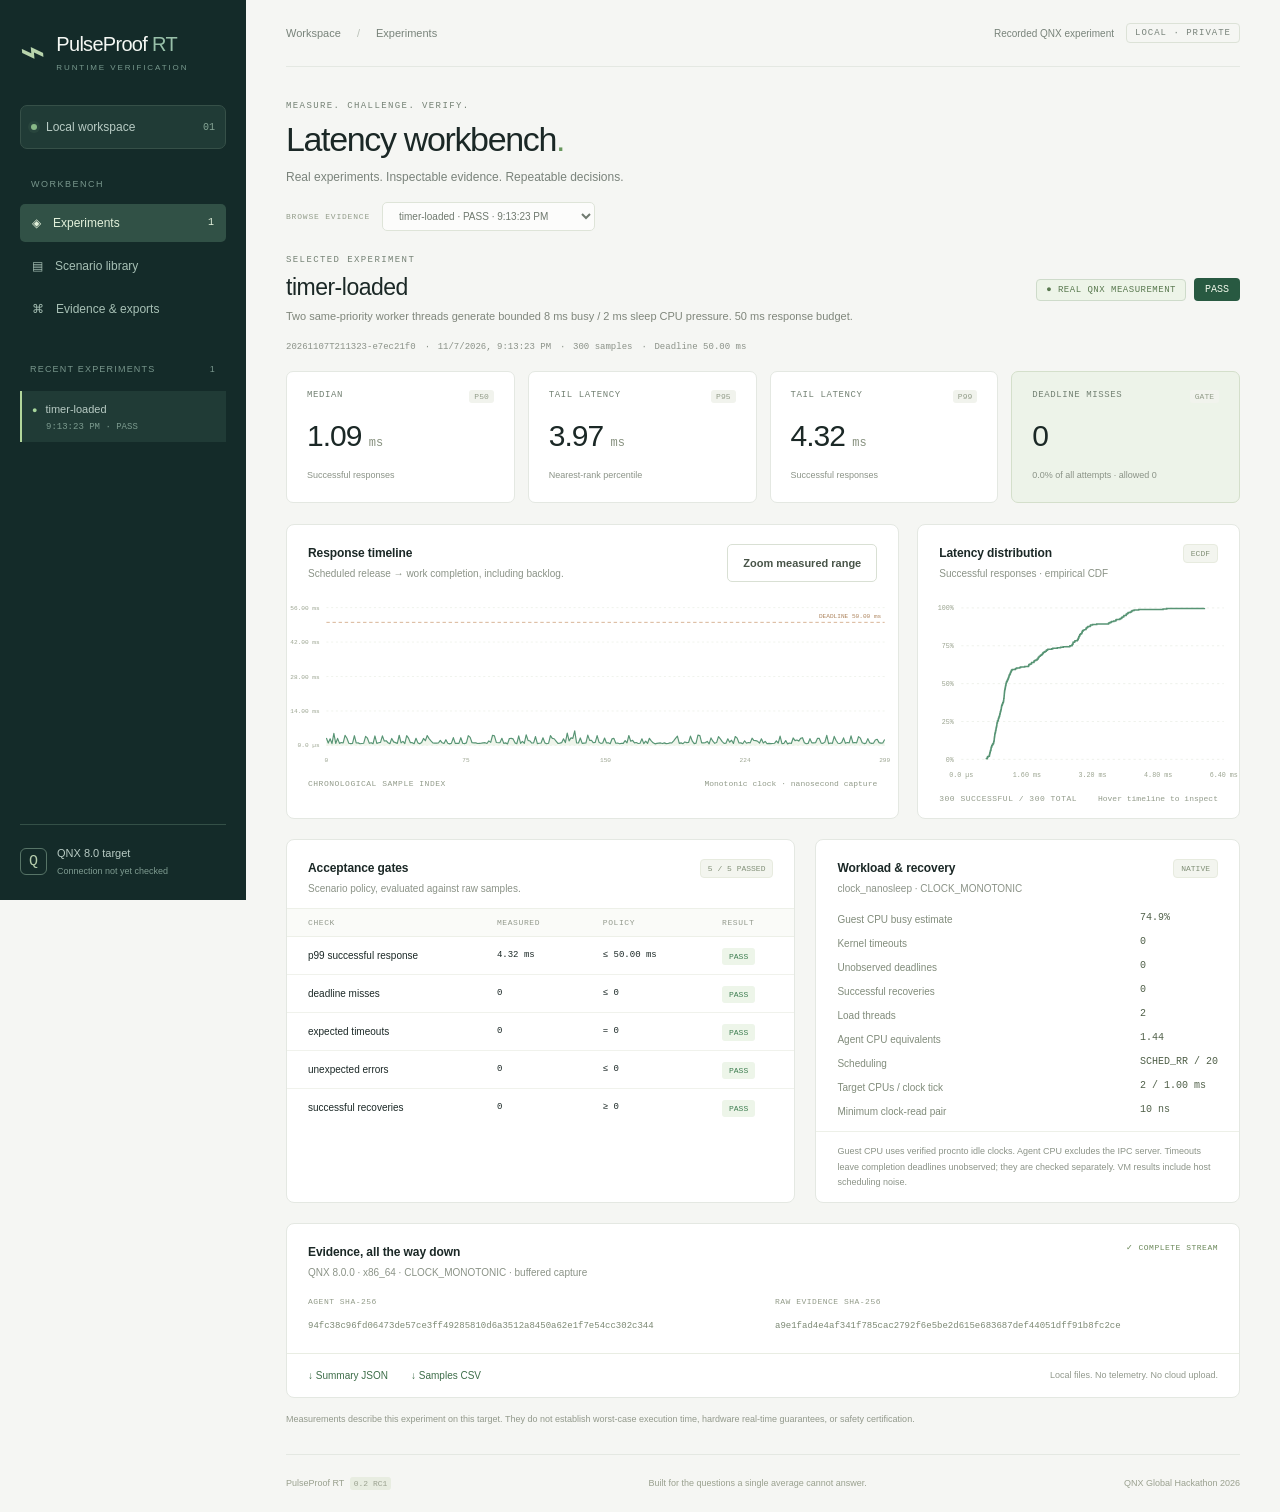
<file: examples/rc/timer-loaded/report.html>
<!doctype html>
<html lang="en">
<head>
<meta charset="utf-8"><meta name="viewport" content="width=device-width, initial-scale=1">
<meta name="description" content="Inspect real QNX timing, native IPC and recovery experiments.">
<title>PulseProof RT · Latency workbench</title>
<style>:root{--bg:#f5f6f3;--paper:#fff;--ink:#1b2826;--muted:#74807b;--line:#e4e8e2;--green:#2a785d;--green-light:#eaf3ec;--red:#be5944;--red-light:#fff0e9;--nav:#142b29;--mono:Consolas,'Courier New',monospace}*{box-sizing:border-box}html{scroll-behavior:smooth}body{margin:0;background:var(--bg);color:var(--ink);font-family:Segoe UI,Arial,sans-serif;font-size:14px;line-height:1.5}button,select,a{font:inherit}button,a,select{outline-offset:4px}button,a{touch-action:manipulation}a{color:inherit;text-decoration:none}[hidden]{display:none!important}.sidebar{position:fixed;width:246px;inset:0 auto 0 0;background:var(--nav);color:#b8cbc4;padding:29px 20px 22px;display:flex;flex-direction:column;z-index:5}.brand{display:flex;gap:11px;align-items:center;color:#f5f8f4;font-size:20px;letter-spacing:-.7px}.brand b{font-weight:400;color:#98c0a9}.brand small{display:block;color:#78998e;font-size:8px;letter-spacing:1.9px;margin-top:3px}.mark{font-size:43px;line-height:1;color:#b8d4ac;transform:rotate(-5deg)}.workspace{display:flex;align-items:center;gap:9px;background:#203b36;border:1px solid #365048;border-radius:7px;padding:12px 10px;margin-top:31px;font-size:12px}.workspace-tag{margin-left:auto;color:#86a596;font:10px var(--mono)}.green-dot{display:inline-block;width:6px;height:6px;border-radius:50%;background:#88b887;box-shadow:0 0 0 3px #88b88715}.nav-caption{font-size:9px;letter-spacing:1.5px;color:#78968c;margin:29px 11px 12px}nav{display:grid;gap:5px}.nav-link{display:flex;gap:12px;align-items:center;padding:10px 12px;border-radius:5px;color:#a7c0b5;font-size:12px}.nav-link span:last-child:not(:first-of-type){margin-left:auto;font:10px var(--mono)}.nav-link.active{background:#315146;color:#e3f1db}.nav-link:hover{background:#29483f}.history-title{display:flex;justify-content:space-between;font-size:9px;letter-spacing:1.2px;margin:35px 10px 15px;color:#78968c}.history{overflow:auto;flex:1;min-height:80px}.history-item{display:block;width:100%;text-align:left;border:0;border-left:2px solid transparent;background:transparent;padding:10px;color:#b8cbc4;cursor:pointer;font-size:11px;margin-bottom:3px}.history-item.selected{background:#203b36;border-left-color:#b2d69b}.history-item:hover{background:#203b36}.history-item small{display:block;font:9px var(--mono);color:#7c9b8f;margin:4px 0 0 14px}.history-dot{font-size:9px;color:#a7d59b;margin-right:8px}.history-dot.fail{color:#e2a18a}.sidebar-foot{display:flex;align-items:center;gap:10px;padding:20px 0 0;border-top:1px solid #345047;font-size:11px;margin-top:15px}.sidebar-foot small{display:block;font-size:9px;color:#7e9b90;margin-top:3px}.sidebar-foot .green-dot{margin-left:auto}.target-symbol{border:1px solid #577467;color:#b7ceae;padding:4px 8px;border-radius:6px;font:15px var(--mono)}main{margin-left:246px;padding:0 40px;max-width:2000px}.topbar{height:67px;display:flex;align-items:center;justify-content:space-between;border-bottom:1px solid var(--line);font-size:11px;color:#78837a}.slash{padding:0 13px;color:#bac1b8}.local-badge{font:9px var(--mono);letter-spacing:1px;color:#78837a;border:1px solid #dce2d7;padding:4px 8px;border-radius:4px}.page-head{display:flex;justify-content:space-between;align-items:center;padding:34px 0 26px;gap:16px}.eyebrow{font:9px var(--mono);letter-spacing:1.4px;color:#758275}.page-head h1{font-size:34px;letter-spacing:-1.35px;font-weight:500;margin:7px 0 7px;line-height:1.25}.page-head h1 span{color:#68985d}.page-head p{margin:0;color:#7a837b;font-size:12px}.head-actions{display:flex;gap:8px}.button{display:inline-flex;justify-content:center;align-items:center;gap:7px;border:1px solid transparent;border-radius:5px;padding:10px 15px;font-size:11px;font-weight:600;cursor:pointer;white-space:nowrap;min-height:38px}.button:disabled{opacity:.6;cursor:wait}.primary{background:#254e3d;color:#f1f6ed;border-color:#254e3d}.primary:hover{background:#193e2e}.secondary{border-color:#d9e0d4;background:#fff;color:#485448}.secondary:hover{background:#edf2e9}.launch-panel{display:flex;align-items:center;gap:14px;padding:16px 20px;background:#edf0e7;border:1px solid #dce2d2;border-radius:8px;margin-bottom:29px}.launch-icon{font-size:23px;color:#62815b;border:1px solid #c8d4bd;border-radius:6px;width:36px;height:36px;text-align:center}.launch-label{margin-right:auto}.launch-label strong{display:block;font-weight:600;font-size:12px}.launch-label span{display:block;font-size:10px;color:#7b8475;margin-top:3px}select{min-width:185px;background:#fff;color:#394638;border:1px solid #d5ddce;border-radius:5px;padding:10px 29px 10px 12px;font-size:11px}.experiment-head{display:flex;align-items:center;justify-content:space-between;gap:18px}.experiment-head h2{font-size:23px;font-weight:500;letter-spacing:-.5px;margin:5px 0 4px}.experiment-head p{margin:0;color:#7f867b;font-size:11px;max-width:690px}.experiment-status{display:flex;gap:8px;align-items:center;flex-shrink:0}.badge{border:1px solid #cedbca;background:#edf4e8;color:#5a7950;border-radius:4px;padding:5px 9px;font:9px var(--mono);letter-spacing:.5px}.badge.synthetic{color:#9b642b;background:#fff0dc;border-color:#edd5ac}.verdict{background:#285941;color:#f2f9ec;font:10px var(--mono);border-radius:4px;padding:6px 11px}.verdict.fail{background:var(--red)}.run-meta{display:flex;flex-wrap:wrap;gap:22px;font:9px var(--mono);color:#8b9288;padding:17px 0 19px}.run-meta span+span{position:relative}.run-meta span+span:before{content:'·';position:absolute;left:-13px}.metrics{display:grid;grid-template-columns:repeat(4,1fr);gap:13px;margin-bottom:21px}.metric{background:#fff;border:1px solid var(--line);border-radius:7px;padding:18px 20px}.metric>span{display:flex;justify-content:space-between;font:9px var(--mono);letter-spacing:.6px;color:#738173}.metric b{font-size:8px;background:#f1f3ed;color:#929c89;font-weight:400;border-radius:3px;padding:2px 5px;letter-spacing:0}.metric strong{display:block;font-size:30px;font-weight:500;line-height:1.2;letter-spacing:-1px;margin:15px 0 9px;font-variant-numeric:tabular-nums}.metric strong em{font:12px var(--mono);font-style:normal;color:#87917f;letter-spacing:0}.metric small{font-size:9px;color:#8b9387}.deadline-card{background:#edf3e9;border-color:#d4dfcb}.deadline-card.has-misses{background:var(--red-light);border-color:#edd1c5}.deadline-card.has-misses strong{color:var(--red)}.charts{display:grid;grid-template-columns:minmax(0,1.9fr) minmax(0,1fr);gap:18px;margin-bottom:20px}.panel{background:#fff;border:1px solid var(--line);border-radius:8px;min-width:0}.panel-head{display:flex;align-items:flex-start;justify-content:space-between;gap:12px;padding:19px 21px 12px}.panel h3{font-size:12px;font-weight:600;margin:0 0 4px;letter-spacing:-.1px}.panel p{font-size:10px;color:#8b9387;margin:0}.chart-key{font-size:8px;color:#8b9387;white-space:nowrap}.chart-key i{display:inline-block;height:5px;width:5px;background:#569876;margin:0 4px 1px 8px;border-radius:50%}.chart-key i.red{background:#be6b50}.chart-wrap{position:relative}svg{display:block;width:100%;height:auto}.chart-foot{display:flex;justify-content:space-between;padding:8px 21px 15px;color:#929b8a;font:8px var(--mono);gap:10px}.chart-foot span:first-child{letter-spacing:.5px}.small-label{font:8px var(--mono);color:#829078;background:#f3f5ef;padding:4px 7px;border:1px solid #e7ebdf;border-radius:4px;white-space:nowrap}.bottom-grid{display:grid;grid-template-columns:1.2fr 1fr;gap:20px;margin-bottom:20px}table{width:100%;border-collapse:collapse;text-align:left;font-size:10px}th{font:8px var(--mono);letter-spacing:.6px;color:#939a8d;background:#fafbf8;font-weight:400;padding:9px 21px;border-block:1px solid #edf0e8}td{padding:11px 21px;border-bottom:1px solid #f0f2ec;white-space:nowrap}tr:last-child td{border-bottom:0}td:nth-child(2),td:nth-child(3){font-family:var(--mono);font-size:9px}.gate-pass,.gate-fail{font:8px var(--mono);padding:4px 7px;border-radius:3px;color:#3c7c4f;background:#edf5e9}.gate-fail{color:#ac6148;background:#fff0e9}dl{padding:0 21px;margin:4px 0 12px;display:grid;grid-template-columns:1fr auto;gap:9px;font-size:10px}dt{color:#818c7b}dd{margin:0;font:10px var(--mono);color:#506049}.measurement-note{border-top:1px solid #edf0e8;padding:12px 21px!important;font-size:9px!important;line-height:1.7}.comparison-panel{display:flex;flex-wrap:wrap;align-items:center;gap:13px;padding:18px 21px;margin-bottom:20px}.comparison-panel>div{margin-right:auto}.comparison-panel select{max-width:330px}.comparison-panel>p{width:100%;margin:0;font:10px var(--mono)}.evidence-panel .panel-head{padding-bottom:17px}.evidence-seal{color:#6b885a;font:8px var(--mono);letter-spacing:.5px}.hashes{display:grid;grid-template-columns:1fr 1fr;gap:24px;padding:0 21px 19px}.hashes span{display:block;font:8px var(--mono);letter-spacing:.5px;color:#929b89;margin-bottom:7px}.hashes code{font:9px var(--mono);overflow-wrap:anywhere;color:#7c8974}.export-row{border-top:1px solid #e9ede3;display:flex;gap:23px;align-items:center;padding:14px 21px;font-size:10px}.export-row a{color:#3d6d48}.export-row a:hover{text-decoration:underline}.export-row span{margin-left:auto;color:#92998d;font-size:9px}.limitation{font-size:9px;color:#92998b;line-height:1.6;margin:14px 0 27px}footer{display:flex;justify-content:space-between;gap:12px;padding:22px 0;border-top:1px solid var(--line);font-size:9px;color:#9aa18f}footer b{font:8px var(--mono);background:#e8ede1;border-radius:3px;padding:2px 4px;margin-left:3px}.tooltip{position:absolute;top:0;left:50px;background:#1e352f;color:#f3f9ed;border-radius:5px;padding:9px 12px;pointer-events:none;font:10px var(--mono);box-shadow:0 6px 20px #153b2922;white-space:pre;z-index:2}.empty{text-align:center;padding:70px 0 100px;color:#76866d}.empty h2{font-size:25px;letter-spacing:-.7px;font-weight:500;color:#344b37;margin:12px}.empty p{font-size:12px;line-height:1.8}.empty-wave{font-size:65px;color:#81a56d}#notice{padding:12px 16px;border:1px solid #e2d5b7;border-radius:6px;margin-bottom:20px;font-size:12px;background:#fff7e7;color:#7d693e}.sr-only{position:absolute;width:1px;height:1px;padding:0;overflow:hidden;clip:rect(0,0,0,0);white-space:nowrap;border:0}@media(min-width:1700px){main{padding-inline:55px}.page-head{padding-top:42px}.metrics{gap:20px}.metric{padding:22px 25px}.metric strong{font-size:35px}.panel-head{padding-top:23px}}@media(max-width:1150px){.sidebar{width:205px;padding-inline:14px}main{margin-left:205px;padding-inline:24px}.launch-label span{display:none}.charts{grid-template-columns:1fr}.distribution-panel svg{max-height:240px}.bottom-grid{grid-template-columns:1fr}.metrics{gap:9px}.metric{padding:14px}.metric strong{font-size:25px}.experiment-status{flex-direction:column}.page-head h1{font-size:29px}.hashes{grid-template-columns:1fr;gap:13px}}@media(max-width:760px){.sidebar{position:static;width:auto;padding:15px 18px;display:block}.sidebar .workspace,.sidebar nav,.sidebar .nav-caption,.history-title,.history,.sidebar-foot{display:none}main{margin-left:0;padding:0 17px}.brand{font-size:19px}.brand small{display:none}.mark{font-size:28px}.topbar{height:48px}.page-head{padding-top:24px;align-items:flex-start}.page-head h1{font-size:27px}.page-head p{font-size:10px}.head-actions{flex-direction:column}.launch-panel{flex-wrap:wrap;padding:14px;gap:10px}.launch-label{flex:1}.launch-icon{display:none}.launch-panel select{flex:1;min-width:140px}.metrics{grid-template-columns:1fr 1fr}.experiment-head{align-items:flex-start}.experiment-head h2{font-size:20px}.run-meta{gap:10px 20px}.experiment-head p{max-width:300px}.chart-key{display:none}.panel-head{padding-inline:15px}td,th{padding-inline:13px}.export-row{flex-wrap:wrap;gap:15px}.export-row span{width:100%;margin-left:0}footer span:nth-child(2){display:none}.comparison-panel select{width:100%;max-width:none}.hashes code{font-size:8px}}
.browse-runs{display:flex;align-items:center;gap:12px;margin:-10px 0 24px}.browse-runs label{font:8px var(--mono);letter-spacing:.8px;color:#939d8b}.browse-runs select{font-size:10px;padding-block:7px;max-width:360px}.browse-runs:has(select:empty){display:none}
.health{display:flex;align-items:center;gap:12px;font-size:10px}.health button{border:0;background:transparent;color:#467354;text-decoration:underline;cursor:pointer;font-size:10px}@media(max-width:760px){.topbar{height:auto;min-height:58px;gap:10px;flex-wrap:wrap;padding-block:10px}.health{gap:8px;font-size:8px}.health .local-badge{display:none}.panel-head .button{font-size:8px;padding:6px;min-height:28px}}
</style>
<script>window.__PULSEPROOF_REPORT__={"schema_version": 1, "scenario": {"schema_version": 1, "id": "timer-loaded", "description": "Two same-priority worker threads generate bounded 8 ms busy / 2 ms sleep CPU pressure. 50 ms response budget.", "mode": "timer", "parameters": {"samples": 300, "period_us": 5000, "deadline_us": 50000, "work_us": 100, "load_threads": 2, "fault_every": 0, "fault_delay_us": 0, "timeout_us": 5000, "priority": 20}, "gates": {"p99_success_ns": 50000000, "max_deadline_misses": 0, "expected_timeouts": 0, "min_recoveries": 0}}, "metadata": {"type": "metadata", "schema_version": 1, "source": "qnx-native", "agent_version": "0.2.0-rc1", "os": "QNX", "release": "8.0.0", "arch": "x86_64", "machine": "x86pc", "clock": "CLOCK_MONOTONIC", "mode": "timer", "samples": 300, "period_us": 5000, "deadline_us": 50000, "work_us": 100, "load_threads": 2, "fault_every": 0, "fault_delay_us": 0, "timeout_us": 5000, "priority": 20, "scheduler": "SCHED_RR", "cpu_count": 2, "tick_ns": 1000000, "clock_resolution_ns": 1000000, "clock_read_min_ns": 10, "cycles_per_second": 3503997000, "started_epoch": 1794086000, "timeout_errno": 260, "service_build": 0}, "source": "qnx-native", "verdict": "PASS", "latency": {"count": 300, "min_ns": 612195, "p50_ns": 1089706, "p95_ns": 3966553, "p99_ns": 4323147, "max_ns": 5923678}, "successful_latency": {"count": 300, "min_ns": 612195, "p50_ns": 1089706, "p95_ns": 3966553, "p99_ns": 4323147, "max_ns": 5923678}, "wake_lateness": {"count": 300, "min_ns": 511870, "p50_ns": 989222, "p95_ns": 3855678, "p99_ns": 4222620, "max_ns": 5822931}, "deadline_misses": 0, "unobserved_deadlines": 0, "timeouts": 0, "unexpected_errors": 0, "recoveries": 0, "checks": [{"name": "p99 successful response", "actual": 4323147, "limit": 50000000, "pass": true}, {"name": "deadline misses", "actual": 0, "limit": 0, "pass": true}, {"name": "expected timeouts", "actual": 0, "limit": 0, "pass": true}, {"name": "unexpected errors", "actual": 0, "limit": 0, "pass": true}, {"name": "successful recoveries", "actual": 0, "limit": 0, "pass": true}], "completion": {"type": "complete", "samples": 300, "elapsed_ns": 1502421269, "process_cpu_ns": 2163393487, "system_cpu_available": true, "idle_cpu_ns": 753185389, "cpu_observation_ns": 1502429102}, "process_cpu_equivalents": 1.4399380064953007, "system_busy_fraction": 0.7493441161391987, "comparison_signature": "2d64aa5535fe34e7845d692b4abf48f63d9976df1011513b3ec2f105c9c283c8", "samples": [{"type": "sample", "sequence": 0, "latency_ns": 3037422, "wake_lateness_ns": 2937036, "error": 0, "timeout": false, "injected": false, "recovery": false, "deadline_miss": false, "deadline_unobserved": false}, {"type": "sample", "sequence": 1, "latency_ns": 981210, "wake_lateness_ns": 880096, "error": 0, "timeout": false, "injected": false, "recovery": false, "deadline_miss": false, "deadline_unobserved": false}, {"type": "sample", "sequence": 2, "latency_ns": 2724670, "wake_lateness_ns": 2624037, "error": 0, "timeout": false, "injected": false, "recovery": false, "deadline_miss": false, "deadline_unobserved": false}, {"type": "sample", "sequence": 3, "latency_ns": 744217, "wake_lateness_ns": 643521, "error": 0, "timeout": false, "injected": false, "recovery": false, "deadline_miss": false, "deadline_unobserved": false}, {"type": "sample", "sequence": 4, "latency_ns": 4916719, "wake_lateness_ns": 4816380, "error": 0, "timeout": false, "injected": false, "recovery": false, "deadline_miss": false, "deadline_unobserved": false}, {"type": "sample", "sequence": 5, "latency_ns": 806029, "wake_lateness_ns": 705669, "error": 0, "timeout": false, "injected": false, "recovery": false, "deadline_miss": false, "deadline_unobserved": false}, {"type": "sample", "sequence": 6, "latency_ns": 2861823, "wake_lateness_ns": 2761319, "error": 0, "timeout": false, "injected": false, "recovery": false, "deadline_miss": false, "deadline_unobserved": false}, {"type": "sample", "sequence": 7, "latency_ns": 848299, "wake_lateness_ns": 747887, "error": 0, "timeout": false, "injected": false, "recovery": false, "deadline_miss": false, "deadline_unobserved": false}, {"type": "sample", "sequence": 8, "latency_ns": 1164996, "wake_lateness_ns": 1064309, "error": 0, "timeout": false, "injected": false, "recovery": false, "deadline_miss": false, "deadline_unobserved": false}, {"type": "sample", "sequence": 9, "latency_ns": 1003974, "wake_lateness_ns": 903687, "error": 0, "timeout": false, "injected": false, "recovery": false, "deadline_miss": false, "deadline_unobserved": false}, {"type": "sample", "sequence": 10, "latency_ns": 4072384, "wake_lateness_ns": 3972005, "error": 0, "timeout": false, "injected": false, "recovery": false, "deadline_miss": false, "deadline_unobserved": false}, {"type": "sample", "sequence": 11, "latency_ns": 2939411, "wake_lateness_ns": 2839201, "error": 0, "timeout": false, "injected": false, "recovery": false, "deadline_miss": false, "deadline_unobserved": false}, {"type": "sample", "sequence": 12, "latency_ns": 880564, "wake_lateness_ns": 780199, "error": 0, "timeout": false, "injected": false, "recovery": false, "deadline_miss": false, "deadline_unobserved": false}, {"type": "sample", "sequence": 13, "latency_ns": 739992, "wake_lateness_ns": 639600, "error": 0, "timeout": false, "injected": false, "recovery": false, "deadline_miss": false, "deadline_unobserved": false}, {"type": "sample", "sequence": 14, "latency_ns": 798746, "wake_lateness_ns": 697755, "error": 0, "timeout": false, "injected": false, "recovery": false, "deadline_miss": false, "deadline_unobserved": false}, {"type": "sample", "sequence": 15, "latency_ns": 3956134, "wake_lateness_ns": 3855421, "error": 0, "timeout": false, "injected": false, "recovery": false, "deadline_miss": false, "deadline_unobserved": false}, {"type": "sample", "sequence": 16, "latency_ns": 978824, "wake_lateness_ns": 878220, "error": 0, "timeout": false, "injected": false, "recovery": false, "deadline_miss": false, "deadline_unobserved": false}, {"type": "sample", "sequence": 17, "latency_ns": 1045687, "wake_lateness_ns": 945317, "error": 0, "timeout": false, "injected": false, "recovery": false, "deadline_miss": false, "deadline_unobserved": false}, {"type": "sample", "sequence": 18, "latency_ns": 690863, "wake_lateness_ns": 590484, "error": 0, "timeout": false, "injected": false, "recovery": false, "deadline_miss": false, "deadline_unobserved": false}, {"type": "sample", "sequence": 19, "latency_ns": 801280, "wake_lateness_ns": 700890, "error": 0, "timeout": false, "injected": false, "recovery": false, "deadline_miss": false, "deadline_unobserved": false}, {"type": "sample", "sequence": 20, "latency_ns": 903801, "wake_lateness_ns": 802956, "error": 0, "timeout": false, "injected": false, "recovery": false, "deadline_miss": false, "deadline_unobserved": false}, {"type": "sample", "sequence": 21, "latency_ns": 3716002, "wake_lateness_ns": 3615612, "error": 0, "timeout": false, "injected": false, "recovery": false, "deadline_miss": false, "deadline_unobserved": false}, {"type": "sample", "sequence": 22, "latency_ns": 2948266, "wake_lateness_ns": 2847972, "error": 0, "timeout": false, "injected": false, "recovery": false, "deadline_miss": false, "deadline_unobserved": false}, {"type": "sample", "sequence": 23, "latency_ns": 862433, "wake_lateness_ns": 761593, "error": 0, "timeout": false, "injected": false, "recovery": false, "deadline_miss": false, "deadline_unobserved": false}, {"type": "sample", "sequence": 24, "latency_ns": 1118678, "wake_lateness_ns": 1018249, "error": 0, "timeout": false, "injected": false, "recovery": false, "deadline_miss": false, "deadline_unobserved": false}, {"type": "sample", "sequence": 25, "latency_ns": 695134, "wake_lateness_ns": 594162, "error": 0, "timeout": false, "injected": false, "recovery": false, "deadline_miss": false, "deadline_unobserved": false}, {"type": "sample", "sequence": 26, "latency_ns": 3856857, "wake_lateness_ns": 3756402, "error": 0, "timeout": false, "injected": false, "recovery": false, "deadline_miss": false, "deadline_unobserved": false}, {"type": "sample", "sequence": 27, "latency_ns": 844190, "wake_lateness_ns": 743780, "error": 0, "timeout": false, "injected": false, "recovery": false, "deadline_miss": false, "deadline_unobserved": false}, {"type": "sample", "sequence": 28, "latency_ns": 1103176, "wake_lateness_ns": 1002657, "error": 0, "timeout": false, "injected": false, "recovery": false, "deadline_miss": false, "deadline_unobserved": false}, {"type": "sample", "sequence": 29, "latency_ns": 1224388, "wake_lateness_ns": 1031277, "error": 0, "timeout": false, "injected": false, "recovery": false, "deadline_miss": false, "deadline_unobserved": false}, {"type": "sample", "sequence": 30, "latency_ns": 3878213, "wake_lateness_ns": 3777880, "error": 0, "timeout": false, "injected": false, "recovery": false, "deadline_miss": false, "deadline_unobserved": false}, {"type": "sample", "sequence": 31, "latency_ns": 1788615, "wake_lateness_ns": 1688348, "error": 0, "timeout": false, "injected": false, "recovery": false, "deadline_miss": false, "deadline_unobserved": false}, {"type": "sample", "sequence": 32, "latency_ns": 1922949, "wake_lateness_ns": 1822740, "error": 0, "timeout": false, "injected": false, "recovery": false, "deadline_miss": false, "deadline_unobserved": false}, {"type": "sample", "sequence": 33, "latency_ns": 1095448, "wake_lateness_ns": 995053, "error": 0, "timeout": false, "injected": false, "recovery": false, "deadline_miss": false, "deadline_unobserved": false}, {"type": "sample", "sequence": 34, "latency_ns": 686217, "wake_lateness_ns": 585772, "error": 0, "timeout": false, "injected": false, "recovery": false, "deadline_miss": false, "deadline_unobserved": false}, {"type": "sample", "sequence": 35, "latency_ns": 2839905, "wake_lateness_ns": 2739530, "error": 0, "timeout": false, "injected": false, "recovery": false, "deadline_miss": false, "deadline_unobserved": false}, {"type": "sample", "sequence": 36, "latency_ns": 1446537, "wake_lateness_ns": 1345494, "error": 0, "timeout": false, "injected": false, "recovery": false, "deadline_miss": false, "deadline_unobserved": false}, {"type": "sample", "sequence": 37, "latency_ns": 1149453, "wake_lateness_ns": 1048960, "error": 0, "timeout": false, "injected": false, "recovery": false, "deadline_miss": false, "deadline_unobserved": false}, {"type": "sample", "sequence": 38, "latency_ns": 849863, "wake_lateness_ns": 749519, "error": 0, "timeout": false, "injected": false, "recovery": false, "deadline_miss": false, "deadline_unobserved": false}, {"type": "sample", "sequence": 39, "latency_ns": 4146991, "wake_lateness_ns": 4046521, "error": 0, "timeout": false, "injected": false, "recovery": false, "deadline_miss": false, "deadline_unobserved": false}, {"type": "sample", "sequence": 40, "latency_ns": 1034361, "wake_lateness_ns": 933905, "error": 0, "timeout": false, "injected": false, "recovery": false, "deadline_miss": false, "deadline_unobserved": false}, {"type": "sample", "sequence": 41, "latency_ns": 1652499, "wake_lateness_ns": 1552021, "error": 0, "timeout": false, "injected": false, "recovery": false, "deadline_miss": false, "deadline_unobserved": false}, {"type": "sample", "sequence": 42, "latency_ns": 722753, "wake_lateness_ns": 622324, "error": 0, "timeout": false, "injected": false, "recovery": false, "deadline_miss": false, "deadline_unobserved": false}, {"type": "sample", "sequence": 43, "latency_ns": 3957134, "wake_lateness_ns": 3855678, "error": 0, "timeout": false, "injected": false, "recovery": false, "deadline_miss": false, "deadline_unobserved": false}, {"type": "sample", "sequence": 44, "latency_ns": 2940317, "wake_lateness_ns": 2840067, "error": 0, "timeout": false, "injected": false, "recovery": false, "deadline_miss": false, "deadline_unobserved": false}, {"type": "sample", "sequence": 45, "latency_ns": 1127632, "wake_lateness_ns": 1027254, "error": 0, "timeout": false, "injected": false, "recovery": false, "deadline_miss": false, "deadline_unobserved": false}, {"type": "sample", "sequence": 46, "latency_ns": 1130920, "wake_lateness_ns": 1030492, "error": 0, "timeout": false, "injected": false, "recovery": false, "deadline_miss": false, "deadline_unobserved": false}, {"type": "sample", "sequence": 47, "latency_ns": 711932, "wake_lateness_ns": 611077, "error": 0, "timeout": false, "injected": false, "recovery": false, "deadline_miss": false, "deadline_unobserved": false}, {"type": "sample", "sequence": 48, "latency_ns": 2932486, "wake_lateness_ns": 2832046, "error": 0, "timeout": false, "injected": false, "recovery": false, "deadline_miss": false, "deadline_unobserved": false}, {"type": "sample", "sequence": 49, "latency_ns": 1049176, "wake_lateness_ns": 948509, "error": 0, "timeout": false, "injected": false, "recovery": false, "deadline_miss": false, "deadline_unobserved": false}, {"type": "sample", "sequence": 50, "latency_ns": 660152, "wake_lateness_ns": 559872, "error": 0, "timeout": false, "injected": false, "recovery": false, "deadline_miss": false, "deadline_unobserved": false}, {"type": "sample", "sequence": 51, "latency_ns": 1197713, "wake_lateness_ns": 1097505, "error": 0, "timeout": false, "injected": false, "recovery": false, "deadline_miss": false, "deadline_unobserved": false}, {"type": "sample", "sequence": 52, "latency_ns": 2835079, "wake_lateness_ns": 2734724, "error": 0, "timeout": false, "injected": false, "recovery": false, "deadline_miss": false, "deadline_unobserved": false}, {"type": "sample", "sequence": 53, "latency_ns": 1931526, "wake_lateness_ns": 1831060, "error": 0, "timeout": false, "injected": false, "recovery": false, "deadline_miss": false, "deadline_unobserved": false}, {"type": "sample", "sequence": 54, "latency_ns": 4020470, "wake_lateness_ns": 3919964, "error": 0, "timeout": false, "injected": false, "recovery": false, "deadline_miss": false, "deadline_unobserved": false}, {"type": "sample", "sequence": 55, "latency_ns": 2772545, "wake_lateness_ns": 2672260, "error": 0, "timeout": false, "injected": false, "recovery": false, "deadline_miss": false, "deadline_unobserved": false}, {"type": "sample", "sequence": 56, "latency_ns": 1846362, "wake_lateness_ns": 1746097, "error": 0, "timeout": false, "injected": false, "recovery": false, "deadline_miss": false, "deadline_unobserved": false}, {"type": "sample", "sequence": 57, "latency_ns": 1048494, "wake_lateness_ns": 948117, "error": 0, "timeout": false, "injected": false, "recovery": false, "deadline_miss": false, "deadline_unobserved": false}, {"type": "sample", "sequence": 58, "latency_ns": 938397, "wake_lateness_ns": 837775, "error": 0, "timeout": false, "injected": false, "recovery": false, "deadline_miss": false, "deadline_unobserved": false}, {"type": "sample", "sequence": 59, "latency_ns": 947841, "wake_lateness_ns": 847350, "error": 0, "timeout": false, "injected": false, "recovery": false, "deadline_miss": false, "deadline_unobserved": false}, {"type": "sample", "sequence": 60, "latency_ns": 996694, "wake_lateness_ns": 895870, "error": 0, "timeout": false, "injected": false, "recovery": false, "deadline_miss": false, "deadline_unobserved": false}, {"type": "sample", "sequence": 61, "latency_ns": 2048714, "wake_lateness_ns": 1948353, "error": 0, "timeout": false, "injected": false, "recovery": false, "deadline_miss": false, "deadline_unobserved": false}, {"type": "sample", "sequence": 62, "latency_ns": 1070461, "wake_lateness_ns": 970132, "error": 0, "timeout": false, "injected": false, "recovery": false, "deadline_miss": false, "deadline_unobserved": false}, {"type": "sample", "sequence": 63, "latency_ns": 803836, "wake_lateness_ns": 703462, "error": 0, "timeout": false, "injected": false, "recovery": false, "deadline_miss": false, "deadline_unobserved": false}, {"type": "sample", "sequence": 64, "latency_ns": 2340642, "wake_lateness_ns": 2240478, "error": 0, "timeout": false, "injected": false, "recovery": false, "deadline_miss": false, "deadline_unobserved": false}, {"type": "sample", "sequence": 65, "latency_ns": 914587, "wake_lateness_ns": 814289, "error": 0, "timeout": false, "injected": false, "recovery": false, "deadline_miss": false, "deadline_unobserved": false}, {"type": "sample", "sequence": 66, "latency_ns": 629461, "wake_lateness_ns": 529219, "error": 0, "timeout": false, "injected": false, "recovery": false, "deadline_miss": false, "deadline_unobserved": false}, {"type": "sample", "sequence": 67, "latency_ns": 918679, "wake_lateness_ns": 818327, "error": 0, "timeout": false, "injected": false, "recovery": false, "deadline_miss": false, "deadline_unobserved": false}, {"type": "sample", "sequence": 68, "latency_ns": 3197832, "wake_lateness_ns": 3097318, "error": 0, "timeout": false, "injected": false, "recovery": false, "deadline_miss": false, "deadline_unobserved": false}, {"type": "sample", "sequence": 69, "latency_ns": 818014, "wake_lateness_ns": 717315, "error": 0, "timeout": false, "injected": false, "recovery": false, "deadline_miss": false, "deadline_unobserved": false}, {"type": "sample", "sequence": 70, "latency_ns": 829627, "wake_lateness_ns": 729153, "error": 0, "timeout": false, "injected": false, "recovery": false, "deadline_miss": false, "deadline_unobserved": false}, {"type": "sample", "sequence": 71, "latency_ns": 833231, "wake_lateness_ns": 732370, "error": 0, "timeout": false, "injected": false, "recovery": false, "deadline_miss": false, "deadline_unobserved": false}, {"type": "sample", "sequence": 72, "latency_ns": 3150507, "wake_lateness_ns": 3050048, "error": 0, "timeout": false, "injected": false, "recovery": false, "deadline_miss": false, "deadline_unobserved": false}, {"type": "sample", "sequence": 73, "latency_ns": 916909, "wake_lateness_ns": 816659, "error": 0, "timeout": false, "injected": false, "recovery": false, "deadline_miss": false, "deadline_unobserved": false}, {"type": "sample", "sequence": 74, "latency_ns": 741796, "wake_lateness_ns": 641567, "error": 0, "timeout": false, "injected": false, "recovery": false, "deadline_miss": false, "deadline_unobserved": false}, {"type": "sample", "sequence": 75, "latency_ns": 1036222, "wake_lateness_ns": 935854, "error": 0, "timeout": false, "injected": false, "recovery": false, "deadline_miss": false, "deadline_unobserved": false}, {"type": "sample", "sequence": 76, "latency_ns": 3966553, "wake_lateness_ns": 3848967, "error": 0, "timeout": false, "injected": false, "recovery": false, "deadline_miss": false, "deadline_unobserved": false}, {"type": "sample", "sequence": 77, "latency_ns": 3299782, "wake_lateness_ns": 3199542, "error": 0, "timeout": false, "injected": false, "recovery": false, "deadline_miss": false, "deadline_unobserved": false}, {"type": "sample", "sequence": 78, "latency_ns": 1089058, "wake_lateness_ns": 988615, "error": 0, "timeout": false, "injected": false, "recovery": false, "deadline_miss": false, "deadline_unobserved": false}, {"type": "sample", "sequence": 79, "latency_ns": 1056176, "wake_lateness_ns": 955719, "error": 0, "timeout": false, "injected": false, "recovery": false, "deadline_miss": false, "deadline_unobserved": false}, {"type": "sample", "sequence": 80, "latency_ns": 1055436, "wake_lateness_ns": 954695, "error": 0, "timeout": false, "injected": false, "recovery": false, "deadline_miss": false, "deadline_unobserved": false}, {"type": "sample", "sequence": 81, "latency_ns": 788239, "wake_lateness_ns": 687749, "error": 0, "timeout": false, "injected": false, "recovery": false, "deadline_miss": false, "deadline_unobserved": false}, {"type": "sample", "sequence": 82, "latency_ns": 863255, "wake_lateness_ns": 762332, "error": 0, "timeout": false, "injected": false, "recovery": false, "deadline_miss": false, "deadline_unobserved": false}, {"type": "sample", "sequence": 83, "latency_ns": 951935, "wake_lateness_ns": 851265, "error": 0, "timeout": false, "injected": false, "recovery": false, "deadline_miss": false, "deadline_unobserved": false}, {"type": "sample", "sequence": 84, "latency_ns": 1069935, "wake_lateness_ns": 969341, "error": 0, "timeout": false, "injected": false, "recovery": false, "deadline_miss": false, "deadline_unobserved": false}, {"type": "sample", "sequence": 85, "latency_ns": 1119425, "wake_lateness_ns": 1019031, "error": 0, "timeout": false, "injected": false, "recovery": false, "deadline_miss": false, "deadline_unobserved": false}, {"type": "sample", "sequence": 86, "latency_ns": 803161, "wake_lateness_ns": 699047, "error": 0, "timeout": false, "injected": false, "recovery": false, "deadline_miss": false, "deadline_unobserved": false}, {"type": "sample", "sequence": 87, "latency_ns": 1851112, "wake_lateness_ns": 1750775, "error": 0, "timeout": false, "injected": false, "recovery": false, "deadline_miss": false, "deadline_unobserved": false}, {"type": "sample", "sequence": 88, "latency_ns": 1246015, "wake_lateness_ns": 1145602, "error": 0, "timeout": false, "injected": false, "recovery": false, "deadline_miss": false, "deadline_unobserved": false}, {"type": "sample", "sequence": 89, "latency_ns": 4149085, "wake_lateness_ns": 4048739, "error": 0, "timeout": false, "injected": false, "recovery": false, "deadline_miss": false, "deadline_unobserved": false}, {"type": "sample", "sequence": 90, "latency_ns": 3902968, "wake_lateness_ns": 3802625, "error": 0, "timeout": false, "injected": false, "recovery": false, "deadline_miss": false, "deadline_unobserved": false}, {"type": "sample", "sequence": 91, "latency_ns": 1213099, "wake_lateness_ns": 1112413, "error": 0, "timeout": false, "injected": false, "recovery": false, "deadline_miss": false, "deadline_unobserved": false}, {"type": "sample", "sequence": 92, "latency_ns": 1080833, "wake_lateness_ns": 980504, "error": 0, "timeout": false, "injected": false, "recovery": false, "deadline_miss": false, "deadline_unobserved": false}, {"type": "sample", "sequence": 93, "latency_ns": 1159621, "wake_lateness_ns": 1058838, "error": 0, "timeout": false, "injected": false, "recovery": false, "deadline_miss": false, "deadline_unobserved": false}, {"type": "sample", "sequence": 94, "latency_ns": 2911751, "wake_lateness_ns": 2811320, "error": 0, "timeout": false, "injected": false, "recovery": false, "deadline_miss": false, "deadline_unobserved": false}, {"type": "sample", "sequence": 95, "latency_ns": 852060, "wake_lateness_ns": 751733, "error": 0, "timeout": false, "injected": false, "recovery": false, "deadline_miss": false, "deadline_unobserved": false}, {"type": "sample", "sequence": 96, "latency_ns": 1046008, "wake_lateness_ns": 945728, "error": 0, "timeout": false, "injected": false, "recovery": false, "deadline_miss": false, "deadline_unobserved": false}, {"type": "sample", "sequence": 97, "latency_ns": 612195, "wake_lateness_ns": 511870, "error": 0, "timeout": false, "injected": false, "recovery": false, "deadline_miss": false, "deadline_unobserved": false}, {"type": "sample", "sequence": 98, "latency_ns": 2826317, "wake_lateness_ns": 2725782, "error": 0, "timeout": false, "injected": false, "recovery": false, "deadline_miss": false, "deadline_unobserved": false}, {"type": "sample", "sequence": 99, "latency_ns": 2884086, "wake_lateness_ns": 2783873, "error": 0, "timeout": false, "injected": false, "recovery": false, "deadline_miss": false, "deadline_unobserved": false}, {"type": "sample", "sequence": 100, "latency_ns": 2649859, "wake_lateness_ns": 2549540, "error": 0, "timeout": false, "injected": false, "recovery": false, "deadline_miss": false, "deadline_unobserved": false}, {"type": "sample", "sequence": 101, "latency_ns": 1052286, "wake_lateness_ns": 951911, "error": 0, "timeout": false, "injected": false, "recovery": false, "deadline_miss": false, "deadline_unobserved": false}, {"type": "sample", "sequence": 102, "latency_ns": 693309, "wake_lateness_ns": 592917, "error": 0, "timeout": false, "injected": false, "recovery": false, "deadline_miss": false, "deadline_unobserved": false}, {"type": "sample", "sequence": 103, "latency_ns": 3924793, "wake_lateness_ns": 3824497, "error": 0, "timeout": false, "injected": false, "recovery": false, "deadline_miss": false, "deadline_unobserved": false}, {"type": "sample", "sequence": 104, "latency_ns": 821074, "wake_lateness_ns": 720771, "error": 0, "timeout": false, "injected": false, "recovery": false, "deadline_miss": false, "deadline_unobserved": false}, {"type": "sample", "sequence": 105, "latency_ns": 1644583, "wake_lateness_ns": 1544260, "error": 0, "timeout": false, "injected": false, "recovery": false, "deadline_miss": false, "deadline_unobserved": false}, {"type": "sample", "sequence": 106, "latency_ns": 834726, "wake_lateness_ns": 734458, "error": 0, "timeout": false, "injected": false, "recovery": false, "deadline_miss": false, "deadline_unobserved": false}, {"type": "sample", "sequence": 107, "latency_ns": 4323147, "wake_lateness_ns": 4222620, "error": 0, "timeout": false, "injected": false, "recovery": false, "deadline_miss": false, "deadline_unobserved": false}, {"type": "sample", "sequence": 108, "latency_ns": 2072708, "wake_lateness_ns": 1972467, "error": 0, "timeout": false, "injected": false, "recovery": false, "deadline_miss": false, "deadline_unobserved": false}, {"type": "sample", "sequence": 109, "latency_ns": 1818210, "wake_lateness_ns": 1717897, "error": 0, "timeout": false, "injected": false, "recovery": false, "deadline_miss": false, "deadline_unobserved": false}, {"type": "sample", "sequence": 110, "latency_ns": 974964, "wake_lateness_ns": 874711, "error": 0, "timeout": false, "injected": false, "recovery": false, "deadline_miss": false, "deadline_unobserved": false}, {"type": "sample", "sequence": 111, "latency_ns": 1054440, "wake_lateness_ns": 954115, "error": 0, "timeout": false, "injected": false, "recovery": false, "deadline_miss": false, "deadline_unobserved": false}, {"type": "sample", "sequence": 112, "latency_ns": 3620987, "wake_lateness_ns": 3520498, "error": 0, "timeout": false, "injected": false, "recovery": false, "deadline_miss": false, "deadline_unobserved": false}, {"type": "sample", "sequence": 113, "latency_ns": 750461, "wake_lateness_ns": 649754, "error": 0, "timeout": false, "injected": false, "recovery": false, "deadline_miss": false, "deadline_unobserved": false}, {"type": "sample", "sequence": 114, "latency_ns": 895535, "wake_lateness_ns": 795100, "error": 0, "timeout": false, "injected": false, "recovery": false, "deadline_miss": false, "deadline_unobserved": false}, {"type": "sample", "sequence": 115, "latency_ns": 987634, "wake_lateness_ns": 887035, "error": 0, "timeout": false, "injected": false, "recovery": false, "deadline_miss": false, "deadline_unobserved": false}, {"type": "sample", "sequence": 116, "latency_ns": 3136359, "wake_lateness_ns": 3035897, "error": 0, "timeout": false, "injected": false, "recovery": false, "deadline_miss": false, "deadline_unobserved": false}, {"type": "sample", "sequence": 117, "latency_ns": 1036930, "wake_lateness_ns": 936594, "error": 0, "timeout": false, "injected": false, "recovery": false, "deadline_miss": false, "deadline_unobserved": false}, {"type": "sample", "sequence": 118, "latency_ns": 702997, "wake_lateness_ns": 602645, "error": 0, "timeout": false, "injected": false, "recovery": false, "deadline_miss": false, "deadline_unobserved": false}, {"type": "sample", "sequence": 119, "latency_ns": 869173, "wake_lateness_ns": 768249, "error": 0, "timeout": false, "injected": false, "recovery": false, "deadline_miss": false, "deadline_unobserved": false}, {"type": "sample", "sequence": 120, "latency_ns": 4013886, "wake_lateness_ns": 3913360, "error": 0, "timeout": false, "injected": false, "recovery": false, "deadline_miss": false, "deadline_unobserved": false}, {"type": "sample", "sequence": 121, "latency_ns": 2874496, "wake_lateness_ns": 2731688, "error": 0, "timeout": false, "injected": false, "recovery": false, "deadline_miss": false, "deadline_unobserved": false}, {"type": "sample", "sequence": 122, "latency_ns": 2722605, "wake_lateness_ns": 2622244, "error": 0, "timeout": false, "injected": false, "recovery": false, "deadline_miss": false, "deadline_unobserved": false}, {"type": "sample", "sequence": 123, "latency_ns": 1774411, "wake_lateness_ns": 1673992, "error": 0, "timeout": false, "injected": false, "recovery": false, "deadline_miss": false, "deadline_unobserved": false}, {"type": "sample", "sequence": 124, "latency_ns": 813973, "wake_lateness_ns": 712999, "error": 0, "timeout": false, "injected": false, "recovery": false, "deadline_miss": false, "deadline_unobserved": false}, {"type": "sample", "sequence": 125, "latency_ns": 954206, "wake_lateness_ns": 853669, "error": 0, "timeout": false, "injected": false, "recovery": false, "deadline_miss": false, "deadline_unobserved": false}, {"type": "sample", "sequence": 126, "latency_ns": 1138083, "wake_lateness_ns": 1037316, "error": 0, "timeout": false, "injected": false, "recovery": false, "deadline_miss": false, "deadline_unobserved": false}, {"type": "sample", "sequence": 127, "latency_ns": 2720836, "wake_lateness_ns": 2620474, "error": 0, "timeout": false, "injected": false, "recovery": false, "deadline_miss": false, "deadline_unobserved": false}, {"type": "sample", "sequence": 128, "latency_ns": 1149035, "wake_lateness_ns": 1048598, "error": 0, "timeout": false, "injected": false, "recovery": false, "deadline_miss": false, "deadline_unobserved": false}, {"type": "sample", "sequence": 129, "latency_ns": 5007186, "wake_lateness_ns": 4906739, "error": 0, "timeout": false, "injected": false, "recovery": false, "deadline_miss": false, "deadline_unobserved": false}, {"type": "sample", "sequence": 130, "latency_ns": 1873622, "wake_lateness_ns": 1773316, "error": 0, "timeout": false, "injected": false, "recovery": false, "deadline_miss": false, "deadline_unobserved": false}, {"type": "sample", "sequence": 131, "latency_ns": 3077029, "wake_lateness_ns": 2976344, "error": 0, "timeout": false, "injected": false, "recovery": false, "deadline_miss": false, "deadline_unobserved": false}, {"type": "sample", "sequence": 132, "latency_ns": 2886931, "wake_lateness_ns": 2786507, "error": 0, "timeout": false, "injected": false, "recovery": false, "deadline_miss": false, "deadline_unobserved": false}, {"type": "sample", "sequence": 133, "latency_ns": 5923678, "wake_lateness_ns": 5822931, "error": 0, "timeout": false, "injected": false, "recovery": false, "deadline_miss": false, "deadline_unobserved": false}, {"type": "sample", "sequence": 134, "latency_ns": 1074915, "wake_lateness_ns": 973947, "error": 0, "timeout": false, "injected": false, "recovery": false, "deadline_miss": false, "deadline_unobserved": false}, {"type": "sample", "sequence": 135, "latency_ns": 1009691, "wake_lateness_ns": 908851, "error": 0, "timeout": false, "injected": false, "recovery": false, "deadline_miss": false, "deadline_unobserved": false}, {"type": "sample", "sequence": 136, "latency_ns": 3039387, "wake_lateness_ns": 2939012, "error": 0, "timeout": false, "injected": false, "recovery": false, "deadline_miss": false, "deadline_unobserved": false}, {"type": "sample", "sequence": 137, "latency_ns": 820014, "wake_lateness_ns": 719431, "error": 0, "timeout": false, "injected": false, "recovery": false, "deadline_miss": false, "deadline_unobserved": false}, {"type": "sample", "sequence": 138, "latency_ns": 937526, "wake_lateness_ns": 837204, "error": 0, "timeout": false, "injected": false, "recovery": false, "deadline_miss": false, "deadline_unobserved": false}, {"type": "sample", "sequence": 139, "latency_ns": 975415, "wake_lateness_ns": 874812, "error": 0, "timeout": false, "injected": false, "recovery": false, "deadline_miss": false, "deadline_unobserved": false}, {"type": "sample", "sequence": 140, "latency_ns": 4172246, "wake_lateness_ns": 4071874, "error": 0, "timeout": false, "injected": false, "recovery": false, "deadline_miss": false, "deadline_unobserved": false}, {"type": "sample", "sequence": 141, "latency_ns": 2073415, "wake_lateness_ns": 1973076, "error": 0, "timeout": false, "injected": false, "recovery": false, "deadline_miss": false, "deadline_unobserved": false}, {"type": "sample", "sequence": 142, "latency_ns": 2030858, "wake_lateness_ns": 1930469, "error": 0, "timeout": false, "injected": false, "recovery": false, "deadline_miss": false, "deadline_unobserved": false}, {"type": "sample", "sequence": 143, "latency_ns": 1089706, "wake_lateness_ns": 989222, "error": 0, "timeout": false, "injected": false, "recovery": false, "deadline_miss": false, "deadline_unobserved": false}, {"type": "sample", "sequence": 144, "latency_ns": 1226537, "wake_lateness_ns": 1125228, "error": 0, "timeout": false, "injected": false, "recovery": false, "deadline_miss": false, "deadline_unobserved": false}, {"type": "sample", "sequence": 145, "latency_ns": 4023612, "wake_lateness_ns": 3923182, "error": 0, "timeout": false, "injected": false, "recovery": false, "deadline_miss": false, "deadline_unobserved": false}, {"type": "sample", "sequence": 146, "latency_ns": 1324736, "wake_lateness_ns": 1224073, "error": 0, "timeout": false, "injected": false, "recovery": false, "deadline_miss": false, "deadline_unobserved": false}, {"type": "sample", "sequence": 147, "latency_ns": 845979, "wake_lateness_ns": 745658, "error": 0, "timeout": false, "injected": false, "recovery": false, "deadline_miss": false, "deadline_unobserved": false}, {"type": "sample", "sequence": 148, "latency_ns": 1010514, "wake_lateness_ns": 909739, "error": 0, "timeout": false, "injected": false, "recovery": false, "deadline_miss": false, "deadline_unobserved": false}, {"type": "sample", "sequence": 149, "latency_ns": 3000385, "wake_lateness_ns": 2899983, "error": 0, "timeout": false, "injected": false, "recovery": false, "deadline_miss": false, "deadline_unobserved": false}, {"type": "sample", "sequence": 150, "latency_ns": 1025861, "wake_lateness_ns": 925552, "error": 0, "timeout": false, "injected": false, "recovery": false, "deadline_miss": false, "deadline_unobserved": false}, {"type": "sample", "sequence": 151, "latency_ns": 1082948, "wake_lateness_ns": 982328, "error": 0, "timeout": false, "injected": false, "recovery": false, "deadline_miss": false, "deadline_unobserved": false}, {"type": "sample", "sequence": 152, "latency_ns": 705516, "wake_lateness_ns": 604977, "error": 0, "timeout": false, "injected": false, "recovery": false, "deadline_miss": false, "deadline_unobserved": false}, {"type": "sample", "sequence": 153, "latency_ns": 2708732, "wake_lateness_ns": 2608317, "error": 0, "timeout": false, "injected": false, "recovery": false, "deadline_miss": false, "deadline_unobserved": false}, {"type": "sample", "sequence": 154, "latency_ns": 2863738, "wake_lateness_ns": 2763415, "error": 0, "timeout": false, "injected": false, "recovery": false, "deadline_miss": false, "deadline_unobserved": false}, {"type": "sample", "sequence": 155, "latency_ns": 902949, "wake_lateness_ns": 802559, "error": 0, "timeout": false, "injected": false, "recovery": false, "deadline_miss": false, "deadline_unobserved": false}, {"type": "sample", "sequence": 156, "latency_ns": 972107, "wake_lateness_ns": 871477, "error": 0, "timeout": false, "injected": false, "recovery": false, "deadline_miss": false, "deadline_unobserved": false}, {"type": "sample", "sequence": 157, "latency_ns": 684600, "wake_lateness_ns": 583854, "error": 0, "timeout": false, "injected": false, "recovery": false, "deadline_miss": false, "deadline_unobserved": false}, {"type": "sample", "sequence": 158, "latency_ns": 836253, "wake_lateness_ns": 735915, "error": 0, "timeout": false, "injected": false, "recovery": false, "deadline_miss": false, "deadline_unobserved": false}, {"type": "sample", "sequence": 159, "latency_ns": 870164, "wake_lateness_ns": 769477, "error": 0, "timeout": false, "injected": false, "recovery": false, "deadline_miss": false, "deadline_unobserved": false}, {"type": "sample", "sequence": 160, "latency_ns": 1983657, "wake_lateness_ns": 1883172, "error": 0, "timeout": false, "injected": false, "recovery": false, "deadline_miss": false, "deadline_unobserved": false}, {"type": "sample", "sequence": 161, "latency_ns": 1052345, "wake_lateness_ns": 951793, "error": 0, "timeout": false, "injected": false, "recovery": false, "deadline_miss": false, "deadline_unobserved": false}, {"type": "sample", "sequence": 162, "latency_ns": 4046335, "wake_lateness_ns": 3945858, "error": 0, "timeout": false, "injected": false, "recovery": false, "deadline_miss": false, "deadline_unobserved": false}, {"type": "sample", "sequence": 163, "latency_ns": 1710492, "wake_lateness_ns": 1610082, "error": 0, "timeout": false, "injected": false, "recovery": false, "deadline_miss": false, "deadline_unobserved": false}, {"type": "sample", "sequence": 164, "latency_ns": 2094038, "wake_lateness_ns": 1993462, "error": 0, "timeout": false, "injected": false, "recovery": false, "deadline_miss": false, "deadline_unobserved": false}, {"type": "sample", "sequence": 165, "latency_ns": 1042846, "wake_lateness_ns": 942311, "error": 0, "timeout": false, "injected": false, "recovery": false, "deadline_miss": false, "deadline_unobserved": false}, {"type": "sample", "sequence": 166, "latency_ns": 1182113, "wake_lateness_ns": 1081652, "error": 0, "timeout": false, "injected": false, "recovery": false, "deadline_miss": false, "deadline_unobserved": false}, {"type": "sample", "sequence": 167, "latency_ns": 794223, "wake_lateness_ns": 693941, "error": 0, "timeout": false, "injected": false, "recovery": false, "deadline_miss": false, "deadline_unobserved": false}, {"type": "sample", "sequence": 168, "latency_ns": 900667, "wake_lateness_ns": 800084, "error": 0, "timeout": false, "injected": false, "recovery": false, "deadline_miss": false, "deadline_unobserved": false}, {"type": "sample", "sequence": 169, "latency_ns": 2701345, "wake_lateness_ns": 2600976, "error": 0, "timeout": false, "injected": false, "recovery": false, "deadline_miss": false, "deadline_unobserved": false}, {"type": "sample", "sequence": 170, "latency_ns": 725019, "wake_lateness_ns": 624667, "error": 0, "timeout": false, "injected": false, "recovery": false, "deadline_miss": false, "deadline_unobserved": false}, {"type": "sample", "sequence": 171, "latency_ns": 1765452, "wake_lateness_ns": 1665072, "error": 0, "timeout": false, "injected": false, "recovery": false, "deadline_miss": false, "deadline_unobserved": false}, {"type": "sample", "sequence": 172, "latency_ns": 808426, "wake_lateness_ns": 708177, "error": 0, "timeout": false, "injected": false, "recovery": false, "deadline_miss": false, "deadline_unobserved": false}, {"type": "sample", "sequence": 173, "latency_ns": 2901330, "wake_lateness_ns": 2801007, "error": 0, "timeout": false, "injected": false, "recovery": false, "deadline_miss": false, "deadline_unobserved": false}, {"type": "sample", "sequence": 174, "latency_ns": 1894179, "wake_lateness_ns": 1793806, "error": 0, "timeout": false, "injected": false, "recovery": false, "deadline_miss": false, "deadline_unobserved": false}, {"type": "sample", "sequence": 175, "latency_ns": 1077943, "wake_lateness_ns": 977659, "error": 0, "timeout": false, "injected": false, "recovery": false, "deadline_miss": false, "deadline_unobserved": false}, {"type": "sample", "sequence": 176, "latency_ns": 641070, "wake_lateness_ns": 540653, "error": 0, "timeout": false, "injected": false, "recovery": false, "deadline_miss": false, "deadline_unobserved": false}, {"type": "sample", "sequence": 177, "latency_ns": 856730, "wake_lateness_ns": 756480, "error": 0, "timeout": false, "injected": false, "recovery": false, "deadline_miss": false, "deadline_unobserved": false}, {"type": "sample", "sequence": 178, "latency_ns": 961656, "wake_lateness_ns": 861219, "error": 0, "timeout": false, "injected": false, "recovery": false, "deadline_miss": false, "deadline_unobserved": false}, {"type": "sample", "sequence": 179, "latency_ns": 1021611, "wake_lateness_ns": 920999, "error": 0, "timeout": false, "injected": false, "recovery": false, "deadline_miss": false, "deadline_unobserved": false}, {"type": "sample", "sequence": 180, "latency_ns": 772599, "wake_lateness_ns": 672220, "error": 0, "timeout": false, "injected": false, "recovery": false, "deadline_miss": false, "deadline_unobserved": false}, {"type": "sample", "sequence": 181, "latency_ns": 1049990, "wake_lateness_ns": 949368, "error": 0, "timeout": false, "injected": false, "recovery": false, "deadline_miss": false, "deadline_unobserved": false}, {"type": "sample", "sequence": 182, "latency_ns": 729435, "wake_lateness_ns": 629101, "error": 0, "timeout": false, "injected": false, "recovery": false, "deadline_miss": false, "deadline_unobserved": false}, {"type": "sample", "sequence": 183, "latency_ns": 810857, "wake_lateness_ns": 710451, "error": 0, "timeout": false, "injected": false, "recovery": false, "deadline_miss": false, "deadline_unobserved": false}, {"type": "sample", "sequence": 184, "latency_ns": 1061770, "wake_lateness_ns": 961249, "error": 0, "timeout": false, "injected": false, "recovery": false, "deadline_miss": false, "deadline_unobserved": false}, {"type": "sample", "sequence": 185, "latency_ns": 1001460, "wake_lateness_ns": 900998, "error": 0, "timeout": false, "injected": false, "recovery": false, "deadline_miss": false, "deadline_unobserved": false}, {"type": "sample", "sequence": 186, "latency_ns": 1871560, "wake_lateness_ns": 1771218, "error": 0, "timeout": false, "injected": false, "recovery": false, "deadline_miss": false, "deadline_unobserved": false}, {"type": "sample", "sequence": 187, "latency_ns": 2863517, "wake_lateness_ns": 2763305, "error": 0, "timeout": false, "injected": false, "recovery": false, "deadline_miss": false, "deadline_unobserved": false}, {"type": "sample", "sequence": 188, "latency_ns": 3762744, "wake_lateness_ns": 3662305, "error": 0, "timeout": false, "injected": false, "recovery": false, "deadline_miss": false, "deadline_unobserved": false}, {"type": "sample", "sequence": 189, "latency_ns": 846432, "wake_lateness_ns": 745938, "error": 0, "timeout": false, "injected": false, "recovery": false, "deadline_miss": false, "deadline_unobserved": false}, {"type": "sample", "sequence": 190, "latency_ns": 1035426, "wake_lateness_ns": 934579, "error": 0, "timeout": false, "injected": false, "recovery": false, "deadline_miss": false, "deadline_unobserved": false}, {"type": "sample", "sequence": 191, "latency_ns": 714185, "wake_lateness_ns": 613260, "error": 0, "timeout": false, "injected": false, "recovery": false, "deadline_miss": false, "deadline_unobserved": false}, {"type": "sample", "sequence": 192, "latency_ns": 1422915, "wake_lateness_ns": 1322504, "error": 0, "timeout": false, "injected": false, "recovery": false, "deadline_miss": false, "deadline_unobserved": false}, {"type": "sample", "sequence": 193, "latency_ns": 1165854, "wake_lateness_ns": 1065524, "error": 0, "timeout": false, "injected": false, "recovery": false, "deadline_miss": false, "deadline_unobserved": false}, {"type": "sample", "sequence": 194, "latency_ns": 1184699, "wake_lateness_ns": 1083776, "error": 0, "timeout": false, "injected": false, "recovery": false, "deadline_miss": false, "deadline_unobserved": false}, {"type": "sample", "sequence": 195, "latency_ns": 3781815, "wake_lateness_ns": 3681344, "error": 0, "timeout": false, "injected": false, "recovery": false, "deadline_miss": false, "deadline_unobserved": false}, {"type": "sample", "sequence": 196, "latency_ns": 1716198, "wake_lateness_ns": 1615973, "error": 0, "timeout": false, "injected": false, "recovery": false, "deadline_miss": false, "deadline_unobserved": false}, {"type": "sample", "sequence": 197, "latency_ns": 728944, "wake_lateness_ns": 628742, "error": 0, "timeout": false, "injected": false, "recovery": false, "deadline_miss": false, "deadline_unobserved": false}, {"type": "sample", "sequence": 198, "latency_ns": 949202, "wake_lateness_ns": 848844, "error": 0, "timeout": false, "injected": false, "recovery": false, "deadline_miss": false, "deadline_unobserved": false}, {"type": "sample", "sequence": 199, "latency_ns": 4211898, "wake_lateness_ns": 4111639, "error": 0, "timeout": false, "injected": false, "recovery": false, "deadline_miss": false, "deadline_unobserved": false}, {"type": "sample", "sequence": 200, "latency_ns": 4060520, "wake_lateness_ns": 3959985, "error": 0, "timeout": false, "injected": false, "recovery": false, "deadline_miss": false, "deadline_unobserved": false}, {"type": "sample", "sequence": 201, "latency_ns": 1075391, "wake_lateness_ns": 974694, "error": 0, "timeout": false, "injected": false, "recovery": false, "deadline_miss": false, "deadline_unobserved": false}, {"type": "sample", "sequence": 202, "latency_ns": 1042966, "wake_lateness_ns": 942707, "error": 0, "timeout": false, "injected": false, "recovery": false, "deadline_miss": false, "deadline_unobserved": false}, {"type": "sample", "sequence": 203, "latency_ns": 1160044, "wake_lateness_ns": 1059186, "error": 0, "timeout": false, "injected": false, "recovery": false, "deadline_miss": false, "deadline_unobserved": false}, {"type": "sample", "sequence": 204, "latency_ns": 1641826, "wake_lateness_ns": 1541208, "error": 0, "timeout": false, "injected": false, "recovery": false, "deadline_miss": false, "deadline_unobserved": false}, {"type": "sample", "sequence": 205, "latency_ns": 639186, "wake_lateness_ns": 538404, "error": 0, "timeout": false, "injected": false, "recovery": false, "deadline_miss": false, "deadline_unobserved": false}, {"type": "sample", "sequence": 206, "latency_ns": 3062572, "wake_lateness_ns": 2962339, "error": 0, "timeout": false, "injected": false, "recovery": false, "deadline_miss": false, "deadline_unobserved": false}, {"type": "sample", "sequence": 207, "latency_ns": 1710147, "wake_lateness_ns": 1609449, "error": 0, "timeout": false, "injected": false, "recovery": false, "deadline_miss": false, "deadline_unobserved": false}, {"type": "sample", "sequence": 208, "latency_ns": 858620, "wake_lateness_ns": 758438, "error": 0, "timeout": false, "injected": false, "recovery": false, "deadline_miss": false, "deadline_unobserved": false}, {"type": "sample", "sequence": 209, "latency_ns": 1169648, "wake_lateness_ns": 1069206, "error": 0, "timeout": false, "injected": false, "recovery": false, "deadline_miss": false, "deadline_unobserved": false}, {"type": "sample", "sequence": 210, "latency_ns": 3588152, "wake_lateness_ns": 3487797, "error": 0, "timeout": false, "injected": false, "recovery": false, "deadline_miss": false, "deadline_unobserved": false}, {"type": "sample", "sequence": 211, "latency_ns": 2640706, "wake_lateness_ns": 2540439, "error": 0, "timeout": false, "injected": false, "recovery": false, "deadline_miss": false, "deadline_unobserved": false}, {"type": "sample", "sequence": 212, "latency_ns": 1544866, "wake_lateness_ns": 1444120, "error": 0, "timeout": false, "injected": false, "recovery": false, "deadline_miss": false, "deadline_unobserved": false}, {"type": "sample", "sequence": 213, "latency_ns": 836923, "wake_lateness_ns": 736659, "error": 0, "timeout": false, "injected": false, "recovery": false, "deadline_miss": false, "deadline_unobserved": false}, {"type": "sample", "sequence": 214, "latency_ns": 881755, "wake_lateness_ns": 781348, "error": 0, "timeout": false, "injected": false, "recovery": false, "deadline_miss": false, "deadline_unobserved": false}, {"type": "sample", "sequence": 215, "latency_ns": 2725349, "wake_lateness_ns": 2624890, "error": 0, "timeout": false, "injected": false, "recovery": false, "deadline_miss": false, "deadline_unobserved": false}, {"type": "sample", "sequence": 216, "latency_ns": 1315610, "wake_lateness_ns": 1161612, "error": 0, "timeout": false, "injected": false, "recovery": false, "deadline_miss": false, "deadline_unobserved": false}, {"type": "sample", "sequence": 217, "latency_ns": 2110357, "wake_lateness_ns": 2010071, "error": 0, "timeout": false, "injected": false, "recovery": false, "deadline_miss": false, "deadline_unobserved": false}, {"type": "sample", "sequence": 218, "latency_ns": 791665, "wake_lateness_ns": 691231, "error": 0, "timeout": false, "injected": false, "recovery": false, "deadline_miss": false, "deadline_unobserved": false}, {"type": "sample", "sequence": 219, "latency_ns": 3648620, "wake_lateness_ns": 3548174, "error": 0, "timeout": false, "injected": false, "recovery": false, "deadline_miss": false, "deadline_unobserved": false}, {"type": "sample", "sequence": 220, "latency_ns": 2971421, "wake_lateness_ns": 2871281, "error": 0, "timeout": false, "injected": false, "recovery": false, "deadline_miss": false, "deadline_unobserved": false}, {"type": "sample", "sequence": 221, "latency_ns": 986482, "wake_lateness_ns": 885801, "error": 0, "timeout": false, "injected": false, "recovery": false, "deadline_miss": false, "deadline_unobserved": false}, {"type": "sample", "sequence": 222, "latency_ns": 1042838, "wake_lateness_ns": 942478, "error": 0, "timeout": false, "injected": false, "recovery": false, "deadline_miss": false, "deadline_unobserved": false}, {"type": "sample", "sequence": 223, "latency_ns": 707304, "wake_lateness_ns": 606563, "error": 0, "timeout": false, "injected": false, "recovery": false, "deadline_miss": false, "deadline_unobserved": false}, {"type": "sample", "sequence": 224, "latency_ns": 1898116, "wake_lateness_ns": 1797776, "error": 0, "timeout": false, "injected": false, "recovery": false, "deadline_miss": false, "deadline_unobserved": false}, {"type": "sample", "sequence": 225, "latency_ns": 882385, "wake_lateness_ns": 781680, "error": 0, "timeout": false, "injected": false, "recovery": false, "deadline_miss": false, "deadline_unobserved": false}, {"type": "sample", "sequence": 226, "latency_ns": 1215261, "wake_lateness_ns": 1114798, "error": 0, "timeout": false, "injected": false, "recovery": false, "deadline_miss": false, "deadline_unobserved": false}, {"type": "sample", "sequence": 227, "latency_ns": 1034170, "wake_lateness_ns": 933770, "error": 0, "timeout": false, "injected": false, "recovery": false, "deadline_miss": false, "deadline_unobserved": false}, {"type": "sample", "sequence": 228, "latency_ns": 2947276, "wake_lateness_ns": 2846855, "error": 0, "timeout": false, "injected": false, "recovery": false, "deadline_miss": false, "deadline_unobserved": false}, {"type": "sample", "sequence": 229, "latency_ns": 1997108, "wake_lateness_ns": 1896791, "error": 0, "timeout": false, "injected": false, "recovery": false, "deadline_miss": false, "deadline_unobserved": false}, {"type": "sample", "sequence": 230, "latency_ns": 1953624, "wake_lateness_ns": 1853243, "error": 0, "timeout": false, "injected": false, "recovery": false, "deadline_miss": false, "deadline_unobserved": false}, {"type": "sample", "sequence": 231, "latency_ns": 1676976, "wake_lateness_ns": 1576485, "error": 0, "timeout": false, "injected": false, "recovery": false, "deadline_miss": false, "deadline_unobserved": false}, {"type": "sample", "sequence": 232, "latency_ns": 964928, "wake_lateness_ns": 864546, "error": 0, "timeout": false, "injected": false, "recovery": false, "deadline_miss": false, "deadline_unobserved": false}, {"type": "sample", "sequence": 233, "latency_ns": 2697183, "wake_lateness_ns": 2596889, "error": 0, "timeout": false, "injected": false, "recovery": false, "deadline_miss": false, "deadline_unobserved": false}, {"type": "sample", "sequence": 234, "latency_ns": 963196, "wake_lateness_ns": 862447, "error": 0, "timeout": false, "injected": false, "recovery": false, "deadline_miss": false, "deadline_unobserved": false}, {"type": "sample", "sequence": 235, "latency_ns": 1636348, "wake_lateness_ns": 1535930, "error": 0, "timeout": false, "injected": false, "recovery": false, "deadline_miss": false, "deadline_unobserved": false}, {"type": "sample", "sequence": 236, "latency_ns": 697688, "wake_lateness_ns": 597200, "error": 0, "timeout": false, "injected": false, "recovery": false, "deadline_miss": false, "deadline_unobserved": false}, {"type": "sample", "sequence": 237, "latency_ns": 815231, "wake_lateness_ns": 714872, "error": 0, "timeout": false, "injected": false, "recovery": false, "deadline_miss": false, "deadline_unobserved": false}, {"type": "sample", "sequence": 238, "latency_ns": 723100, "wake_lateness_ns": 622681, "error": 0, "timeout": false, "injected": false, "recovery": false, "deadline_miss": false, "deadline_unobserved": false}, {"type": "sample", "sequence": 239, "latency_ns": 806629, "wake_lateness_ns": 706297, "error": 0, "timeout": false, "injected": false, "recovery": false, "deadline_miss": false, "deadline_unobserved": false}, {"type": "sample", "sequence": 240, "latency_ns": 879933, "wake_lateness_ns": 779549, "error": 0, "timeout": false, "injected": false, "recovery": false, "deadline_miss": false, "deadline_unobserved": false}, {"type": "sample", "sequence": 241, "latency_ns": 1875382, "wake_lateness_ns": 1775187, "error": 0, "timeout": false, "injected": false, "recovery": false, "deadline_miss": false, "deadline_unobserved": false}, {"type": "sample", "sequence": 242, "latency_ns": 936703, "wake_lateness_ns": 836413, "error": 0, "timeout": false, "injected": false, "recovery": false, "deadline_miss": false, "deadline_unobserved": false}, {"type": "sample", "sequence": 243, "latency_ns": 3766367, "wake_lateness_ns": 3666118, "error": 0, "timeout": false, "injected": false, "recovery": false, "deadline_miss": false, "deadline_unobserved": false}, {"type": "sample", "sequence": 244, "latency_ns": 761497, "wake_lateness_ns": 661085, "error": 0, "timeout": false, "injected": false, "recovery": false, "deadline_miss": false, "deadline_unobserved": false}, {"type": "sample", "sequence": 245, "latency_ns": 802947, "wake_lateness_ns": 702620, "error": 0, "timeout": false, "injected": false, "recovery": false, "deadline_miss": false, "deadline_unobserved": false}, {"type": "sample", "sequence": 246, "latency_ns": 1981206, "wake_lateness_ns": 1880802, "error": 0, "timeout": false, "injected": false, "recovery": false, "deadline_miss": false, "deadline_unobserved": false}, {"type": "sample", "sequence": 247, "latency_ns": 632680, "wake_lateness_ns": 532271, "error": 0, "timeout": false, "injected": false, "recovery": false, "deadline_miss": false, "deadline_unobserved": false}, {"type": "sample", "sequence": 248, "latency_ns": 976271, "wake_lateness_ns": 875864, "error": 0, "timeout": false, "injected": false, "recovery": false, "deadline_miss": false, "deadline_unobserved": false}, {"type": "sample", "sequence": 249, "latency_ns": 783390, "wake_lateness_ns": 683119, "error": 0, "timeout": false, "injected": false, "recovery": false, "deadline_miss": false, "deadline_unobserved": false}, {"type": "sample", "sequence": 250, "latency_ns": 3045851, "wake_lateness_ns": 2945597, "error": 0, "timeout": false, "injected": false, "recovery": false, "deadline_miss": false, "deadline_unobserved": false}, {"type": "sample", "sequence": 251, "latency_ns": 1968718, "wake_lateness_ns": 1868513, "error": 0, "timeout": false, "injected": false, "recovery": false, "deadline_miss": false, "deadline_unobserved": false}, {"type": "sample", "sequence": 252, "latency_ns": 2231907, "wake_lateness_ns": 2131569, "error": 0, "timeout": false, "injected": false, "recovery": false, "deadline_miss": false, "deadline_unobserved": false}, {"type": "sample", "sequence": 253, "latency_ns": 1774658, "wake_lateness_ns": 1673751, "error": 0, "timeout": false, "injected": false, "recovery": false, "deadline_miss": false, "deadline_unobserved": false}, {"type": "sample", "sequence": 254, "latency_ns": 2885265, "wake_lateness_ns": 2784892, "error": 0, "timeout": false, "injected": false, "recovery": false, "deadline_miss": false, "deadline_unobserved": false}, {"type": "sample", "sequence": 255, "latency_ns": 3149419, "wake_lateness_ns": 3048649, "error": 0, "timeout": false, "injected": false, "recovery": false, "deadline_miss": false, "deadline_unobserved": false}, {"type": "sample", "sequence": 256, "latency_ns": 1106235, "wake_lateness_ns": 1005673, "error": 0, "timeout": false, "injected": false, "recovery": false, "deadline_miss": false, "deadline_unobserved": false}, {"type": "sample", "sequence": 257, "latency_ns": 685652, "wake_lateness_ns": 585238, "error": 0, "timeout": false, "injected": false, "recovery": false, "deadline_miss": false, "deadline_unobserved": false}, {"type": "sample", "sequence": 258, "latency_ns": 815618, "wake_lateness_ns": 715289, "error": 0, "timeout": false, "injected": false, "recovery": false, "deadline_miss": false, "deadline_unobserved": false}, {"type": "sample", "sequence": 259, "latency_ns": 2757548, "wake_lateness_ns": 2657229, "error": 0, "timeout": false, "injected": false, "recovery": false, "deadline_miss": false, "deadline_unobserved": false}, {"type": "sample", "sequence": 260, "latency_ns": 1043304, "wake_lateness_ns": 943183, "error": 0, "timeout": false, "injected": false, "recovery": false, "deadline_miss": false, "deadline_unobserved": false}, {"type": "sample", "sequence": 261, "latency_ns": 1048370, "wake_lateness_ns": 947950, "error": 0, "timeout": false, "injected": false, "recovery": false, "deadline_miss": false, "deadline_unobserved": false}, {"type": "sample", "sequence": 262, "latency_ns": 1096760, "wake_lateness_ns": 996455, "error": 0, "timeout": false, "injected": false, "recovery": false, "deadline_miss": false, "deadline_unobserved": false}, {"type": "sample", "sequence": 263, "latency_ns": 2850826, "wake_lateness_ns": 2750568, "error": 0, "timeout": false, "injected": false, "recovery": false, "deadline_miss": false, "deadline_unobserved": false}, {"type": "sample", "sequence": 264, "latency_ns": 2849749, "wake_lateness_ns": 2749553, "error": 0, "timeout": false, "injected": false, "recovery": false, "deadline_miss": false, "deadline_unobserved": false}, {"type": "sample", "sequence": 265, "latency_ns": 930673, "wake_lateness_ns": 830372, "error": 0, "timeout": false, "injected": false, "recovery": false, "deadline_miss": false, "deadline_unobserved": false}, {"type": "sample", "sequence": 266, "latency_ns": 869007, "wake_lateness_ns": 768601, "error": 0, "timeout": false, "injected": false, "recovery": false, "deadline_miss": false, "deadline_unobserved": false}, {"type": "sample", "sequence": 267, "latency_ns": 1351456, "wake_lateness_ns": 1250706, "error": 0, "timeout": false, "injected": false, "recovery": false, "deadline_miss": false, "deadline_unobserved": false}, {"type": "sample", "sequence": 268, "latency_ns": 4118287, "wake_lateness_ns": 4017543, "error": 0, "timeout": false, "injected": false, "recovery": false, "deadline_miss": false, "deadline_unobserved": false}, {"type": "sample", "sequence": 269, "latency_ns": 725528, "wake_lateness_ns": 624932, "error": 0, "timeout": false, "injected": false, "recovery": false, "deadline_miss": false, "deadline_unobserved": false}, {"type": "sample", "sequence": 270, "latency_ns": 981825, "wake_lateness_ns": 881449, "error": 0, "timeout": false, "injected": false, "recovery": false, "deadline_miss": false, "deadline_unobserved": false}, {"type": "sample", "sequence": 271, "latency_ns": 866654, "wake_lateness_ns": 766314, "error": 0, "timeout": false, "injected": false, "recovery": false, "deadline_miss": false, "deadline_unobserved": false}, {"type": "sample", "sequence": 272, "latency_ns": 3663193, "wake_lateness_ns": 3562718, "error": 0, "timeout": false, "injected": false, "recovery": false, "deadline_miss": false, "deadline_unobserved": false}, {"type": "sample", "sequence": 273, "latency_ns": 2005587, "wake_lateness_ns": 1905483, "error": 0, "timeout": false, "injected": false, "recovery": false, "deadline_miss": false, "deadline_unobserved": false}, {"type": "sample", "sequence": 274, "latency_ns": 904470, "wake_lateness_ns": 804209, "error": 0, "timeout": false, "injected": false, "recovery": false, "deadline_miss": false, "deadline_unobserved": false}, {"type": "sample", "sequence": 275, "latency_ns": 789231, "wake_lateness_ns": 687813, "error": 0, "timeout": false, "injected": false, "recovery": false, "deadline_miss": false, "deadline_unobserved": false}, {"type": "sample", "sequence": 276, "latency_ns": 1207910, "wake_lateness_ns": 1107500, "error": 0, "timeout": false, "injected": false, "recovery": false, "deadline_miss": false, "deadline_unobserved": false}, {"type": "sample", "sequence": 277, "latency_ns": 3088266, "wake_lateness_ns": 2987720, "error": 0, "timeout": false, "injected": false, "recovery": false, "deadline_miss": false, "deadline_unobserved": false}, {"type": "sample", "sequence": 278, "latency_ns": 867929, "wake_lateness_ns": 767030, "error": 0, "timeout": false, "injected": false, "recovery": false, "deadline_miss": false, "deadline_unobserved": false}, {"type": "sample", "sequence": 279, "latency_ns": 1196086, "wake_lateness_ns": 1095506, "error": 0, "timeout": false, "injected": false, "recovery": false, "deadline_miss": false, "deadline_unobserved": false}, {"type": "sample", "sequence": 280, "latency_ns": 1062750, "wake_lateness_ns": 962053, "error": 0, "timeout": false, "injected": false, "recovery": false, "deadline_miss": false, "deadline_unobserved": false}, {"type": "sample", "sequence": 281, "latency_ns": 3911546, "wake_lateness_ns": 3810890, "error": 0, "timeout": false, "injected": false, "recovery": false, "deadline_miss": false, "deadline_unobserved": false}, {"type": "sample", "sequence": 282, "latency_ns": 1029394, "wake_lateness_ns": 929262, "error": 0, "timeout": false, "injected": false, "recovery": false, "deadline_miss": false, "deadline_unobserved": false}, {"type": "sample", "sequence": 283, "latency_ns": 1195177, "wake_lateness_ns": 1094766, "error": 0, "timeout": false, "injected": false, "recovery": false, "deadline_miss": false, "deadline_unobserved": false}, {"type": "sample", "sequence": 284, "latency_ns": 1060001, "wake_lateness_ns": 959593, "error": 0, "timeout": false, "injected": false, "recovery": false, "deadline_miss": false, "deadline_unobserved": false}, {"type": "sample", "sequence": 285, "latency_ns": 3590680, "wake_lateness_ns": 3490212, "error": 0, "timeout": false, "injected": false, "recovery": false, "deadline_miss": false, "deadline_unobserved": false}, {"type": "sample", "sequence": 286, "latency_ns": 2960090, "wake_lateness_ns": 2859802, "error": 0, "timeout": false, "injected": false, "recovery": false, "deadline_miss": false, "deadline_unobserved": false}, {"type": "sample", "sequence": 287, "latency_ns": 1067936, "wake_lateness_ns": 967421, "error": 0, "timeout": false, "injected": false, "recovery": false, "deadline_miss": false, "deadline_unobserved": false}, {"type": "sample", "sequence": 288, "latency_ns": 763905, "wake_lateness_ns": 663410, "error": 0, "timeout": false, "injected": false, "recovery": false, "deadline_miss": false, "deadline_unobserved": false}, {"type": "sample", "sequence": 289, "latency_ns": 948711, "wake_lateness_ns": 847761, "error": 0, "timeout": false, "injected": false, "recovery": false, "deadline_miss": false, "deadline_unobserved": false}, {"type": "sample", "sequence": 290, "latency_ns": 2767452, "wake_lateness_ns": 2666972, "error": 0, "timeout": false, "injected": false, "recovery": false, "deadline_miss": false, "deadline_unobserved": false}, {"type": "sample", "sequence": 291, "latency_ns": 1088247, "wake_lateness_ns": 987975, "error": 0, "timeout": false, "injected": false, "recovery": false, "deadline_miss": false, "deadline_unobserved": false}, {"type": "sample", "sequence": 292, "latency_ns": 824538, "wake_lateness_ns": 724078, "error": 0, "timeout": false, "injected": false, "recovery": false, "deadline_miss": false, "deadline_unobserved": false}, {"type": "sample", "sequence": 293, "latency_ns": 924469, "wake_lateness_ns": 824054, "error": 0, "timeout": false, "injected": false, "recovery": false, "deadline_miss": false, "deadline_unobserved": false}, {"type": "sample", "sequence": 294, "latency_ns": 2205965, "wake_lateness_ns": 2105311, "error": 0, "timeout": false, "injected": false, "recovery": false, "deadline_miss": false, "deadline_unobserved": false}, {"type": "sample", "sequence": 295, "latency_ns": 2484963, "wake_lateness_ns": 2384543, "error": 0, "timeout": false, "injected": false, "recovery": false, "deadline_miss": false, "deadline_unobserved": false}, {"type": "sample", "sequence": 296, "latency_ns": 1143169, "wake_lateness_ns": 1042590, "error": 0, "timeout": false, "injected": false, "recovery": false, "deadline_miss": false, "deadline_unobserved": false}, {"type": "sample", "sequence": 297, "latency_ns": 934247, "wake_lateness_ns": 833739, "error": 0, "timeout": false, "injected": false, "recovery": false, "deadline_miss": false, "deadline_unobserved": false}, {"type": "sample", "sequence": 298, "latency_ns": 1029038, "wake_lateness_ns": 928569, "error": 0, "timeout": false, "injected": false, "recovery": false, "deadline_miss": false, "deadline_unobserved": false}, {"type": "sample", "sequence": 299, "latency_ns": 2420224, "wake_lateness_ns": 2313617, "error": 0, "timeout": false, "injected": false, "recovery": false, "deadline_miss": false, "deadline_unobserved": false}], "run_id": "20261107T211323-e7ec21f0", "created_at": "2026-11-07T21:13:23.273736+00:00", "provenance": {"agent_sha256": "94fc38c96fd06473de57ce3ff49285810d6a3512a8450a62e1f7e54cc302c344", "raw_sha256": "a9e1fad4e4af341f785cac2792f6e5be2d615e683687def44051dff91b8fc2ce", "scenario_sha256": "f230d26ffc9d6367e234216fb65e35e48dce57756c71744db66876e3d0c89efd", "transport": "SSH, image-pinned Ed25519 host key", "target_environment": {"host_os": "Microsoft Windows 11 Pro", "host_version": "10.0.26200", "host_build": "26200", "cpu_model": "11th Gen Intel(R) Core(TM) i9-11900K @ 3.50GHz", "logical_cpus": 16, "physical_ram_bytes": 34220597248, "windows_hypervisor_present": true, "vmware_version": "16.2.4 build-20089737", "guest_vcpus": 2, "guest_ram_mb": 2048, "virtualization": "VMware"}, "build_manifest": {"variant": "gcc_ntox86_64", "flags": "-std=c11 -D_QNX_SOURCE -Wall -Wextra -Werror -O2 -g", "binary_sha256": "94fc38c96fd06473de57ce3ff49285810d6a3512a8450a62e1f7e54cc302c344", "sources": {"agent/ipc.c": "6264d5b430a763fd91f9c2dbb357334c3df236cd37b00dee58b78fb2991b109a", "agent/load.c": "aa40002748e762f5c528b739a06c311ca56e55d88655e2aa8e2ec9daad9cb763", "agent/main.c": "f1f8e89b5114110cd9b5a90b756bb4b4f1f620d1d98e700375ceaddb89fa7a60", "agent/pp.h": "3a48988a1ca7f7e929ea79e51f32a719be7c6593f175a07181c641e2db061236", "agent/service_probe.c": "f85a80856d1eeca7b2a3c8c386aa2361aa7bf16f4ad1d6e8e4906f54a1892164", "agent/system.c": "192c3ac64c3a04301b20bc71e3ad607854e14acf0dd11ebad8223ffbdbf04a26", "agent/timing.c": "4cdbff46eaa60d8952b701761692951a58d0a6f73e24ff91312af4c6b97ea771", "examples/telemetry-service/protocol.h": "666d1da5f6fe1e50f299c8d3d6a08a68d87a949e2c2eedd4345071d5b50c1afd", "examples/telemetry-service/service.c": "335d3883c3a1e8b138d0d2e0081b0ee39a91447cb60501fc226d94621eb111f8"}, "applications": {"baseline": {"binary_sha256": "8c95727966e4cc33ed17b5fced1d0d63b391cf19a489032a6258ebf196bec9fc", "build_id": 1, "delay_us": 0}, "regressed": {"binary_sha256": "3aa25e4414db7fa649ddd70514d1a2d8b0e918b71f264a9b288f6be2865fa1c7", "build_id": 2, "delay_us": 5000}}}}, "target_os": "QNX pulseproof-qnx 8.0.0 2026/06/05-16:26:03EDT x86pc x86_64"};</script>
</head>
<body>
<aside class="sidebar">
  <a class="brand" href="#overview" aria-label="PulseProof RT overview"><span class="mark">⌁</span><span>PulseProof <b>RT</b><small>RUNTIME VERIFICATION</small></span></a>
  <div class="workspace"><span class="green-dot"></span> Local workspace <span class="workspace-tag">01</span></div>
  <p class="nav-caption">WORKBENCH</p>
  <nav><a class="nav-link active" href="#overview">◈ <span>Experiments</span><span id="run-count">0</span></a><a class="nav-link" href="#scenario-panel">▤ <span>Scenario library</span></a><a class="nav-link" href="#evidence-panel">⌘ <span>Evidence & exports</span></a></nav>
  <div class="history-title"><span>RECENT EXPERIMENTS</span><span id="history-count"></span></div>
  <div id="history" class="history" aria-label="Experiment history"></div>
  <div class="sidebar-foot"><div class="target-symbol">Q</div><div>QNX 8.0 target<small id="target-detail">Connection not yet checked</small></div></div>
</aside>
<main id="overview">
  <header class="topbar"><span>Workspace <span class="slash">/</span> Experiments</span><div class="health"><span id="target-state">Target not checked</span><button id="target-check" type="button">Check connection</button><span class="local-badge">LOCAL · PRIVATE</span></div></header>
  <section class="page-head"><div><div class="eyebrow">MEASURE. CHALLENGE. VERIFY.</div><h1>Latency workbench<span>.</span></h1><p>Real experiments. Inspectable evidence. Repeatable decisions.</p></div><div class="head-actions"><button id="refresh" class="button secondary" type="button">↻ Refresh</button><a id="report-download" class="button secondary" hidden download>↓ HTML report</a></div></section>
  <section id="scenario-panel" class="launch-panel"><div class="launch-icon">↗</div><div class="launch-label"><strong>Start an experiment</strong><span>Run a bounded workload on your connected QNX target.</span></div><label class="sr-only" for="scenario">Scenario</label><select id="scenario"></select><button id="run" class="button primary" type="button">▶ Run experiment</button></section>
  <div id="notice" role="status" aria-live="polite" hidden></div>
  <div class="browse-runs"><label for="run-picker">BROWSE EVIDENCE</label><select id="run-picker" aria-label="Experiment history picker"></select></div>
  <section id="empty" class="empty" hidden><span class="empty-wave">⌁</span><h2>Your evidence starts here.</h2><p>Choose a scenario and run your first QNX experiment.<br>Charts appear only after a complete, validated measurement.</p></section>
  <div id="results" hidden>
    <section class="experiment-head"><div><div class="eyebrow">SELECTED EXPERIMENT</div><h2 id="experiment-name"></h2><p id="experiment-description"></p></div><div class="experiment-status"><span id="source-badge" class="badge"></span><span id="verdict" class="verdict"></span></div></section>
    <div class="run-meta"><span id="run-id"></span><span id="run-time"></span><span id="sample-count"></span><span id="deadline"></span></div>
    <section class="metrics" aria-label="Latency statistics"><article class="metric"><span>MEDIAN <b>P50</b></span><strong id="p50">—</strong><small>Successful responses</small></article><article class="metric"><span>TAIL LATENCY <b>P95</b></span><strong id="p95">—</strong><small>Nearest-rank percentile</small></article><article class="metric"><span>TAIL LATENCY <b>P99</b></span><strong id="p99">—</strong><small>Successful responses</small></article><article class="metric deadline-card"><span>DEADLINE MISSES <b>GATE</b></span><strong id="misses">—</strong><small id="miss-rate"></small></article></section>
    <section class="charts"><article class="panel timeline-panel"><div class="panel-head"><div><h3>Response timeline</h3><p id="timeline-caption"></p></div><button id="scale-toggle" class="button secondary" type="button" aria-pressed="false">Zoom measured range</button></div><div class="chart-wrap"><svg id="timeline" viewBox="0 0 900 260" role="img" aria-label="Measured response times by sample"></svg><div id="tooltip" class="tooltip" hidden></div></div><div class="chart-foot"><span>CHRONOLOGICAL SAMPLE INDEX</span><span>Monotonic clock · nanosecond capture</span></div></article><article class="panel distribution-panel"><div class="panel-head"><div><h3>Latency distribution</h3><p>Successful responses · empirical CDF</p></div><span class="small-label">ECDF</span></div><svg id="distribution" viewBox="0 0 430 260" role="img" aria-label="Empirical cumulative latency distribution"></svg><div class="chart-foot"><span id="distribution-count"></span><span>Hover timeline to inspect</span></div></article></section>
    <section class="bottom-grid"><article class="panel"><div class="panel-head"><div><h3>Acceptance gates</h3><p>Scenario policy, evaluated against raw samples.</p></div><span id="gate-count" class="small-label"></span></div><table><thead><tr><th>CHECK</th><th>MEASURED</th><th>POLICY</th><th>RESULT</th></tr></thead><tbody id="gates"></tbody></table></article><article class="panel recovery-panel"><div class="panel-head"><div><h3>Workload & recovery</h3><p id="native-api"></p></div><span class="small-label">NATIVE</span></div><dl id="runtime-details"></dl><p class="measurement-note">Guest CPU uses verified procnto idle clocks. Agent CPU excludes the IPC server. Timeouts leave completion deadlines unobserved; they are checked separately. VM results include host scheduling noise.</p></article></section>
    <section class="panel comparison-panel"><div><h3>Compare a compatible baseline</h3><p>Clock, target configuration, agent binary and workload must match.</p></div><label class="sr-only" for="baseline">Baseline experiment</label><select id="baseline"></select><button id="compare" class="button secondary" type="button">Compare P99 ↗</button><p id="comparison-result" aria-live="polite"></p></section>
    <section id="evidence-panel" class="panel evidence-panel"><div class="panel-head"><div><h3>Evidence, all the way down</h3><p id="evidence-caption"></p></div><span class="evidence-seal">✓ COMPLETE STREAM</span></div><div class="hashes"><div><span>AGENT SHA-256</span><code id="agent-hash"></code></div><div><span>RAW EVIDENCE SHA-256</span><code id="raw-hash"></code></div></div><div class="export-row"><a id="json-download" download>↓ Summary JSON</a><a id="csv-download" download>↓ Samples CSV</a><a id="raw-download" download>↓ Raw NDJSON</a><span>Local files. No telemetry. No cloud upload.</span></div></section>
    <p class="limitation">Measurements describe this experiment on this target. They do not establish worst-case execution time, hardware real-time guarantees, or safety certification.</p>
  </div>
  <footer><span>PulseProof RT <b>0.2 RC1</b></span><span>Built for the questions a single average cannot answer.</span><span>QNX Global Hackathon 2026</span></footer>
</main>
<script>'use strict';
(() => {
  const $ = id => document.getElementById(id);
  const report = window.__PULSEPROOF_REPORT__;
  let state = {runs:[],scenarios:[],job:{}}, selected, token, busy=false,zoom=false;
  const ns = value => value == null ? '—' : value >= 1e6 ? (value/1e6).toFixed(2)+' ms' : (value/1e3).toFixed(1)+' µs';
  const txt = (id, value) => { $(id).textContent = value; };
  function metric(id, value) {
    const node=$(id); node.replaceChildren();
    if(value==null){node.textContent='—';return;}
    const parts=ns(value).split(' '); node.append(document.createTextNode(parts[0]+' '));
    const unit=document.createElement('em');unit.textContent=parts[1];node.append(unit);
  }
  function notice(message) { $('notice').hidden=!message; txt('notice',message||''); }
  async function api(url, options) {
    const response=await fetch(url,options); const body=await response.json();
    if(!response.ok) throw new Error(body.error||'Request failed'); return body;
  }
  function svgNode(name, attributes={}, text) {
    const node=document.createElementNS('http://www.w3.org/2000/svg',name);
    for(const [key,value] of Object.entries(attributes))node.setAttribute(key,String(value));
    if(text!=null)node.textContent=text; return node;
  }
  function grid(svg,width,height,maxX,maxY,xLabel) {
    const left=58,right=20,top=20,bottom=37,w=width-left-right,h=height-top-bottom;
    const x=v=>left+v/Math.max(maxX,1)*w,y=v=>top+h-v/Math.max(maxY,1)*h;
    for(let i=0;i<=4;i++) {
      const yy=top+i*h/4;
      svg.append(svgNode('line',{x1:left,x2:width-right,y1:yy,y2:yy,stroke:'#e9ede4','stroke-dasharray':'3 4'}));
      svg.append(svgNode('text',{x:left-10,y:yy+3,'text-anchor':'end',fill:'#9aa38f','font-size':9,'font-family':'Consolas,monospace'},xLabel ? (100-i*25)+'%' : ns(maxY*(1-i/4))));
    }
    for(let i=0;i<=4;i++) {
      const v=maxX*i/4;
      svg.append(svgNode('text',{x:x(v),y:height-13,'text-anchor':'middle',fill:'#9aa38f','font-size':9,'font-family':'Consolas,monospace'},xLabel?ns(v):Math.round(v)));
    }
    return {x,y,left,top,w,h};
  }
  function charts(run) {
    const samples=run.samples,timeline=$('timeline');timeline.replaceChildren();
    const deadline=run.scenario.parameters.deadline_us*1000;
    const maxY=Math.max(zoom?0:deadline,...samples.map(s=>s.latency_ns))*1.12;
    const {x,y}=grid(timeline,900,260,samples.length-1,maxY,false);
    if(deadline<=maxY){
      timeline.append(svgNode('line',{x1:58,x2:880,y1:y(deadline),y2:y(deadline),stroke:'#c69165','stroke-dasharray':'5 4','stroke-width':1}));
      timeline.append(svgNode('text',{x:875,y:y(deadline)-7,'text-anchor':'end',fill:'#ad845d','font-size':9,'font-family':'Consolas,monospace'},'DEADLINE '+ns(deadline)));
    }else timeline.append(svgNode('text',{x:875,y:17,'text-anchor':'end',fill:'#ad845d','font-size':9},'Budget '+ns(deadline)+' above displayed range'));
    const points=samples.map((s,i)=>x(i)+','+y(s.latency_ns)).join(' ');
    timeline.append(svgNode('polygon',{points:'58,223 '+points+' '+x(samples.length-1)+',223',fill:'#eaf2e5',opacity:.75}));
    timeline.append(svgNode('polyline',{points,fill:'none',stroke:'#579474','stroke-width':1.7,'stroke-linejoin':'round'}));
    samples.forEach((s,i)=> {if(s.deadline_miss||s.timeout)timeline.append(svgNode('circle',{cx:x(i),cy:y(s.latency_ns),r:3,fill:'#be6b50'}));});
    const cursor=svgNode('line',{x1:0,x2:0,y1:20,y2:223,stroke:'#7b9272','stroke-dasharray':'2 3',visibility:'hidden'});timeline.append(cursor);
    timeline.onpointermove=event=>{
      const rect=timeline.getBoundingClientRect(),px=(event.clientX-rect.left)*900/rect.width;
      const index=Math.max(0,Math.min(samples.length-1,Math.round((px-58)/822*(samples.length-1))));
      const s=samples[index];cursor.setAttribute('x1',x(index));cursor.setAttribute('x2',x(index));cursor.setAttribute('visibility','visible');
      txt('tooltip',`Sample ${index} · ${ns(s.latency_ns)}\nWake lateness ${ns(s.wake_lateness_ns)}\n${s.timeout?'KERNEL TIMEOUT':s.deadline_miss?'DEADLINE MISS':'OK'}${s.recovery?' · RECOVERY':''}${s.injected?' · INJECTED STALL':''}`);
      $('tooltip').hidden=false;$('tooltip').style.left=Math.min(rect.width-245,Math.max(5,event.clientX-rect.left+10))+'px';
    };
    timeline.onpointerleave=()=>{$('tooltip').hidden=true;cursor.setAttribute('visibility','hidden');};
    const values=samples.filter(s=>!s.error).map(s=>s.latency_ns).sort((a,b)=>a-b),cdf=$('distribution');cdf.replaceChildren();
    if(values.length){
      const coords=grid(cdf,430,260,values[values.length-1]*1.08,100,true);
      let path='M '+coords.x(values[0])+' '+coords.y(0);
      values.forEach((v,i)=>{path+=' H '+coords.x(v)+' V '+coords.y((i+1)*100/values.length);});
      cdf.append(svgNode('path',{d:path,fill:'none',stroke:'#579474','stroke-width':2}));
    }
    txt('distribution-count',values.length+' SUCCESSFUL / '+samples.length+' TOTAL');
  }
  function exports(run) {
    if(!report){
      for(const [id,file] of [['json-download','summary.json'],['csv-download','samples.csv'],['raw-download','raw.ndjson'],['report-download','report.html']]){$(id).href='/api/runs/'+run.run_id+'/'+file;$(id).download=run.scenario.id+'-'+file;}
      $('report-download').hidden=false;
    } else {
      $('report-download').hidden=true;$('raw-download').hidden=true;
      const blob=(id,body,type,name)=>{$(id).href=URL.createObjectURL(new Blob([body],{type}));$(id).download=name;};
      blob('json-download',JSON.stringify(run,null,2),'application/json','summary.json');
      const fields=Object.keys(run.samples[0]);const rows=[fields.join(','),...run.samples.map(s=>fields.map(f=>String(s[f])).join(','))];
      blob('csv-download',rows.join('\n'),'text/csv','samples.csv');
    }
  }
  function render(run) {
    selected=run;$('results').hidden=false;$('empty').hidden=true;
    txt('experiment-name',run.scenario.id);txt('experiment-description',run.scenario.description);
    txt('source-badge',run.source==='qnx-native'?'● REAL QNX MEASUREMENT':'SYNTHETIC FIXTURE');$('source-badge').classList.toggle('synthetic',run.source!=='qnx-native');
    txt('verdict',run.verdict);$('verdict').classList.toggle('fail',run.verdict!=='PASS');
    txt('run-id',run.run_id||'Offline analysis');txt('run-time',run.created_at?new Date(run.created_at).toLocaleString():'');
    txt('sample-count',run.samples.length+' samples');txt('deadline','Deadline '+ns(run.scenario.parameters.deadline_us*1000));
    for(const key of ['p50','p95','p99'])metric(key,run.successful_latency[key+'_ns']);
    txt('misses',run.deadline_misses);txt('miss-rate',(run.deadline_misses/run.samples.length*100).toFixed(1)+'% of all attempts · allowed '+run.scenario.gates.max_deadline_misses);
    document.querySelector('.deadline-card').classList.toggle('has-misses',run.deadline_misses>run.scenario.gates.max_deadline_misses);
    txt('timeline-caption',run.scenario.mode==='timer'?'Scheduled release → work completion, including backlog.':'Client send → reply or kernel timeout. Recovery attempts included.');
    charts(run);$('gates').replaceChildren();
    run.checks.forEach(check=>{
      const row=document.createElement('tr');const latency=check.name.startsWith('p99');
      const policy=check.name==='expected timeouts'?'= ':check.name==='successful recoveries'?'≥ ':'≤ ';
      for(const text of [check.name,latency?ns(check.actual):String(check.actual),policy+(latency?ns(check.limit):check.limit)]){const cell=document.createElement('td');cell.textContent=text;row.append(cell);}
      const cell=document.createElement('td'),badge=document.createElement('span');badge.className=check.pass?'gate-pass':'gate-fail';badge.textContent=check.pass?'PASS':'FAIL';cell.append(badge);row.append(cell);$('gates').append(row);
    });
    txt('gate-count',run.checks.filter(c=>c.pass).length+' / '+run.checks.length+' PASSED');
    txt('native-api',run.scenario.mode==='service'?'Independent application · name_open · MsgSend':run.scenario.mode==='ipc'?'ChannelCreate · MsgSend · TimerTimeout':'clock_nanosleep · CLOCK_MONOTONIC');
    $('runtime-details').replaceChildren();
    const m=run.metadata;
    const details={'Guest CPU busy estimate':run.system_busy_fraction==null?'Unavailable':(100*run.system_busy_fraction).toFixed(1)+'%','Kernel timeouts':run.timeouts,'Unobserved deadlines':run.unobserved_deadlines??'Legacy run','Successful recoveries':run.recoveries,'Load threads':m.load_threads,'Agent CPU equivalents':run.process_cpu_equivalents.toFixed(2),'Scheduling':m.scheduler+' / '+m.priority,'Target CPUs / clock tick':m.cpu_count+' / '+ns(m.tick_ns),'Minimum clock-read pair':m.clock_read_min_ns+' ns'};
    if(run.provenance?.application){details['Application build']=run.provenance.application.variant;details['Fixture payload']='Real QNX timing · deterministic values';}
    for(const [key,value] of Object.entries(details)){const dt=document.createElement('dt'),dd=document.createElement('dd');dt.textContent=key;dd.textContent=value;$('runtime-details').append(dt,dd);}
    txt('agent-hash',run.provenance?.agent_sha256||'Not supplied in offline analysis');txt('raw-hash',run.provenance?.raw_sha256||'Not supplied in offline analysis');
    txt('evidence-caption',(m.os||'')+' '+(m.release||'')+' · '+(m.arch||'')+' · '+m.clock+' · buffered capture');
    txt('comparison-result','');$('baseline').replaceChildren();
    const compatible=state.runs.filter(item=>item.run_id!==run.run_id&&item.target_os===run.target_os&&JSON.stringify(item.scenario.gates)===JSON.stringify(run.scenario.gates)&&item.comparison_signature===run.comparison_signature&&item.provenance?.agent_sha256===run.provenance?.agent_sha256&&JSON.stringify(item.provenance?.target_environment)===JSON.stringify(run.provenance?.target_environment));
    if(!compatible.length){const option=document.createElement('option');option.textContent='No compatible earlier run';option.value='';$('baseline').append(option);}
    compatible.forEach(item=>{const option=document.createElement('option');option.value=item.run_id;option.textContent=item.scenario.id+' · '+new Date(item.created_at).toLocaleTimeString();$('baseline').append(option);});
    $('compare').disabled=!compatible.length||!!report;
    document.querySelector('.comparison-panel').hidden=!!report;
    exports(run);renderHistory();
  }
  function renderHistory() {
    $('history').replaceChildren();txt('run-count',state.runs.length);txt('history-count',state.runs.length);
    $('run-picker').replaceChildren();
    state.runs.forEach(item=>{
      const option=document.createElement('option');option.value=item.run_id;option.textContent=item.scenario.id+' · '+item.verdict+' · '+(item.created_at?new Date(item.created_at).toLocaleTimeString():'');$('run-picker').append(option);
      const button=document.createElement('button');button.type='button';button.className='history-item'+(item.run_id===selected?.run_id?' selected':'');
      const dot=document.createElement('span');dot.className='history-dot'+(item.verdict==='PASS'?'':' fail');dot.textContent='●';
      const small=document.createElement('small');small.textContent=(item.created_at?new Date(item.created_at).toLocaleTimeString():'')+' · '+item.verdict;
      button.append(dot,document.createTextNode(item.scenario.id),small);button.onclick=()=>report?render(report):selectRun(item.run_id);$('history').append(button);
    });
    if(selected)$('run-picker').value=selected.run_id;
  }
  $('run-picker').onchange=()=>selectRun($('run-picker').value);
  async function selectRun(id) {try{render(await api('/api/runs/'+id+'/summary.json'));}catch(error){notice(error.message);}}
  async function refresh(chooseNew=false) {
    state=await api('/api/state');token=state.token;
    if(!$('scenario').options.length){state.scenarios.forEach(s=>{const option=document.createElement('option');option.value=s.id;option.textContent=s.id;$('scenario').append(option);});$('scenario').value='timer-baseline';}
    $('run').disabled=state.job.running;txt('run',state.job.running?'Measuring on QNX…':'▶ Run experiment');
    renderHistory();
    if(state.runs.length&&(!selected||chooseNew))await selectRun(chooseNew&&state.job.run_id?state.job.run_id:state.runs[0].run_id);
    if(!state.runs.length)$('empty').hidden=false;
    if(state.job.error)notice(state.job.error);
    return state.job.running;
  }
  async function checkTarget(){
    if(report)return;
    $('target-check').disabled=true;txt('target-state','Checking QNX…');
    try{const result=await api('/api/target');txt('target-state',result.connected?'QNX connected · SSH verified':'Target offline · showing recorded data');txt('target-detail',result.connected?'Checked '+new Date(result.checked_at).toLocaleTimeString():'Connection check failed');}
    catch(error){txt('target-state','Target status unavailable');}
    finally{$('target-check').disabled=false;}
  }
  $('target-check').onclick=checkTarget;
  $('scale-toggle').onclick=()=>{zoom=!zoom;$('scale-toggle').setAttribute('aria-pressed',String(zoom));txt('scale-toggle',zoom?'Show deadline range':'Zoom measured range');if(selected)charts(selected);};
  $('refresh').onclick=()=>refresh().then(checkTarget).catch(e=>notice(e.message));
  $('run').onclick=async()=>{
    if(busy)return;busy=true;notice('Running on the QNX target. Evidence will appear after the complete stream is verified.');
    try{
      await api('/api/run',{method:'POST',headers:{'Content-Type':'application/json','X-PulseProof-Token':token},body:JSON.stringify({scenario:$('scenario').value})});
      $('run').disabled=true;
      while(await refresh(false))await new Promise(resolve=>setTimeout(resolve,700));
      await refresh(true);if(!state.job.error)notice('Experiment complete. Results below are from the real QNX target.');
    }catch(error){notice(error.message);}finally{busy=false;$('run').disabled=false;}
  };
  $('compare').onclick=async()=>{
    try{
      const result=await api('/api/compare?baseline='+encodeURIComponent($('baseline').value)+'&candidate='+encodeURIComponent(selected.run_id));
      const delta=result.change_percent;
      txt('comparison-result',result.verdict+' · P99 '+(delta>=0?'+':'')+delta.toFixed(1)+'% · '+ns(result.baseline_p99_ns)+' → '+ns(result.candidate_p99_ns)+' · maximum regression '+result.limit_percent+'% · evidence verified');
    }catch(error){txt('comparison-result',error.message);}
  };
  if(report){state.runs=[report];$('scenario-panel').hidden=true;$('refresh').hidden=true;$('target-check').hidden=true;txt('target-state','Recorded QNX experiment');$('run-picker').disabled=true;render(report);}
  else refresh().then(checkTarget).catch(error=>{notice('Workbench could not load: '+error.message);$('empty').hidden=false;});
})();
</script></body></html>
</file>
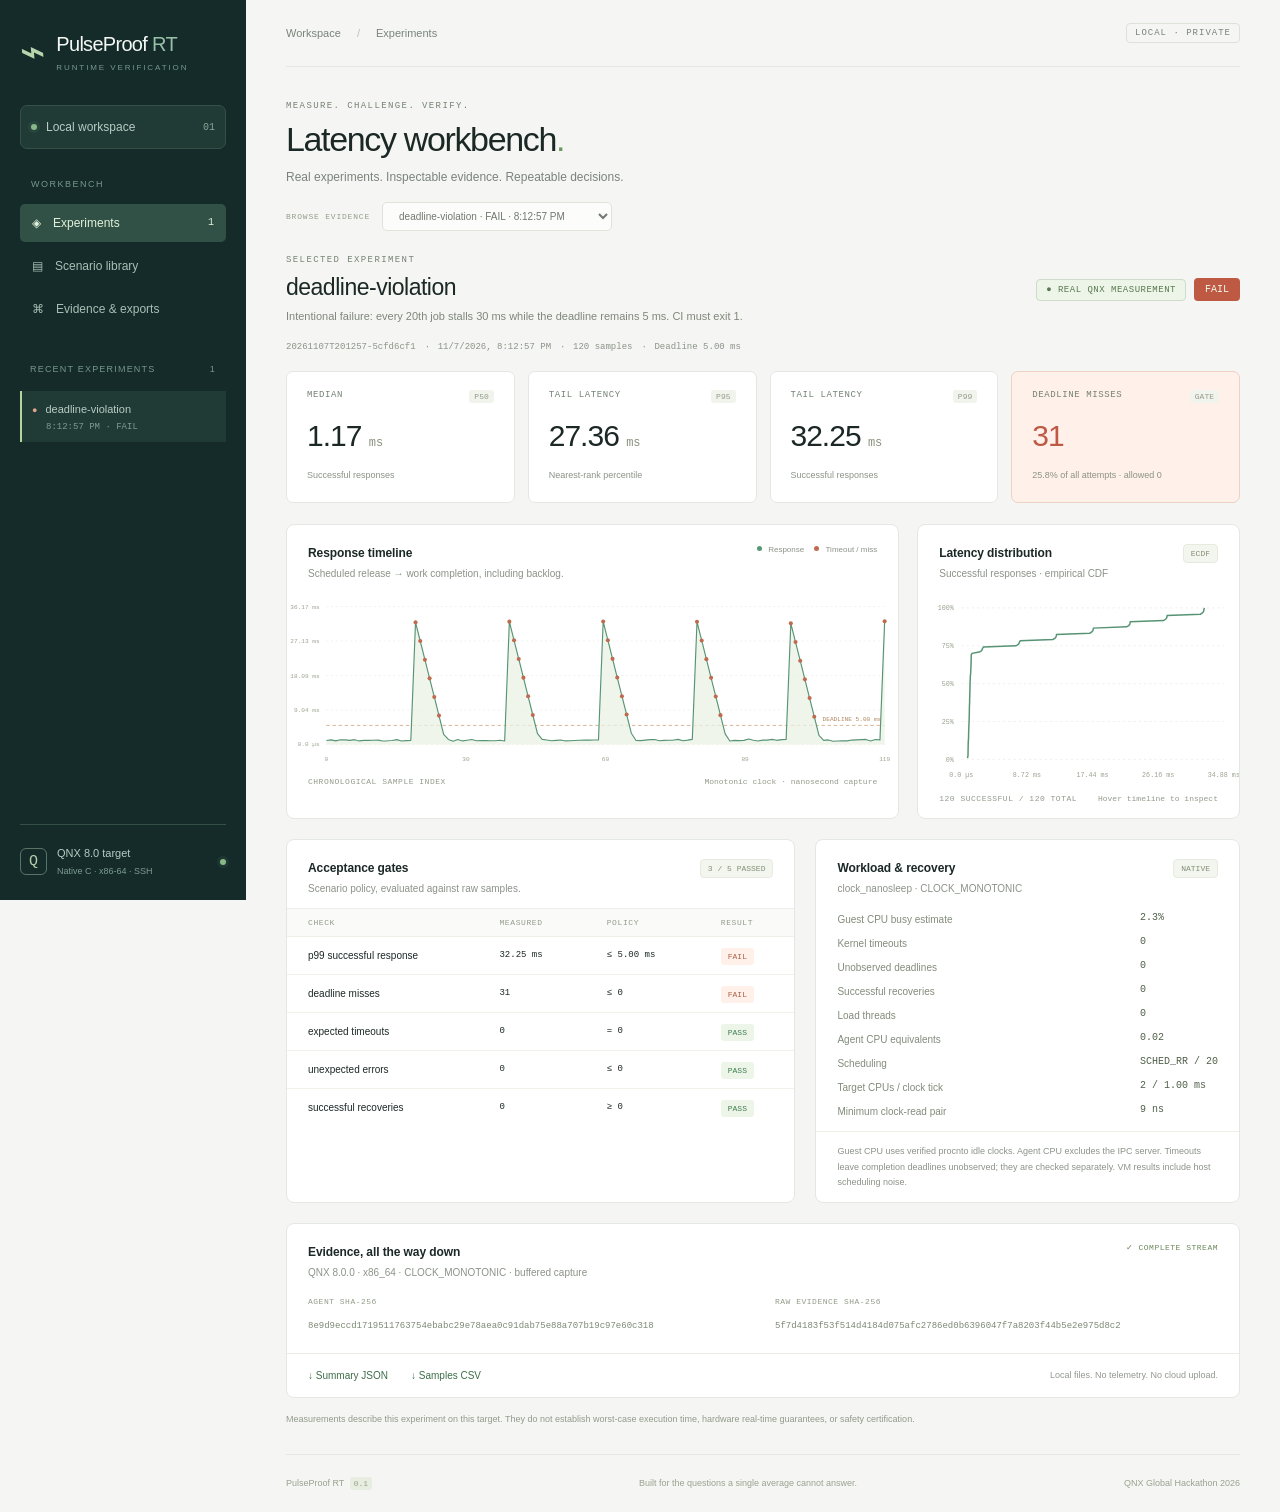
<file: examples/real/deadline-violation/report.html>
<!doctype html>
<html lang="en">
<head>
<meta charset="utf-8"><meta name="viewport" content="width=device-width, initial-scale=1">
<meta name="description" content="Inspect real QNX timing, native IPC and recovery experiments.">
<title>PulseProof RT · Latency workbench</title>
<style>:root{--bg:#f5f6f3;--paper:#fff;--ink:#1b2826;--muted:#74807b;--line:#e4e8e2;--green:#2a785d;--green-light:#eaf3ec;--red:#be5944;--red-light:#fff0e9;--nav:#142b29;--mono:Consolas,'Courier New',monospace}*{box-sizing:border-box}html{scroll-behavior:smooth}body{margin:0;background:var(--bg);color:var(--ink);font-family:Segoe UI,Arial,sans-serif;font-size:14px;line-height:1.5}button,select,a{font:inherit}button,a,select{outline-offset:4px}button,a{touch-action:manipulation}a{color:inherit;text-decoration:none}[hidden]{display:none!important}.sidebar{position:fixed;width:246px;inset:0 auto 0 0;background:var(--nav);color:#b8cbc4;padding:29px 20px 22px;display:flex;flex-direction:column;z-index:5}.brand{display:flex;gap:11px;align-items:center;color:#f5f8f4;font-size:20px;letter-spacing:-.7px}.brand b{font-weight:400;color:#98c0a9}.brand small{display:block;color:#78998e;font-size:8px;letter-spacing:1.9px;margin-top:3px}.mark{font-size:43px;line-height:1;color:#b8d4ac;transform:rotate(-5deg)}.workspace{display:flex;align-items:center;gap:9px;background:#203b36;border:1px solid #365048;border-radius:7px;padding:12px 10px;margin-top:31px;font-size:12px}.workspace-tag{margin-left:auto;color:#86a596;font:10px var(--mono)}.green-dot{display:inline-block;width:6px;height:6px;border-radius:50%;background:#88b887;box-shadow:0 0 0 3px #88b88715}.nav-caption{font-size:9px;letter-spacing:1.5px;color:#78968c;margin:29px 11px 12px}nav{display:grid;gap:5px}.nav-link{display:flex;gap:12px;align-items:center;padding:10px 12px;border-radius:5px;color:#a7c0b5;font-size:12px}.nav-link span:last-child:not(:first-of-type){margin-left:auto;font:10px var(--mono)}.nav-link.active{background:#315146;color:#e3f1db}.nav-link:hover{background:#29483f}.history-title{display:flex;justify-content:space-between;font-size:9px;letter-spacing:1.2px;margin:35px 10px 15px;color:#78968c}.history{overflow:auto;flex:1;min-height:80px}.history-item{display:block;width:100%;text-align:left;border:0;border-left:2px solid transparent;background:transparent;padding:10px;color:#b8cbc4;cursor:pointer;font-size:11px;margin-bottom:3px}.history-item.selected{background:#203b36;border-left-color:#b2d69b}.history-item:hover{background:#203b36}.history-item small{display:block;font:9px var(--mono);color:#7c9b8f;margin:4px 0 0 14px}.history-dot{font-size:9px;color:#a7d59b;margin-right:8px}.history-dot.fail{color:#e2a18a}.sidebar-foot{display:flex;align-items:center;gap:10px;padding:20px 0 0;border-top:1px solid #345047;font-size:11px;margin-top:15px}.sidebar-foot small{display:block;font-size:9px;color:#7e9b90;margin-top:3px}.sidebar-foot .green-dot{margin-left:auto}.target-symbol{border:1px solid #577467;color:#b7ceae;padding:4px 8px;border-radius:6px;font:15px var(--mono)}main{margin-left:246px;padding:0 40px;max-width:2000px}.topbar{height:67px;display:flex;align-items:center;justify-content:space-between;border-bottom:1px solid var(--line);font-size:11px;color:#78837a}.slash{padding:0 13px;color:#bac1b8}.local-badge{font:9px var(--mono);letter-spacing:1px;color:#78837a;border:1px solid #dce2d7;padding:4px 8px;border-radius:4px}.page-head{display:flex;justify-content:space-between;align-items:center;padding:34px 0 26px;gap:16px}.eyebrow{font:9px var(--mono);letter-spacing:1.4px;color:#758275}.page-head h1{font-size:34px;letter-spacing:-1.35px;font-weight:500;margin:7px 0 7px;line-height:1.25}.page-head h1 span{color:#68985d}.page-head p{margin:0;color:#7a837b;font-size:12px}.head-actions{display:flex;gap:8px}.button{display:inline-flex;justify-content:center;align-items:center;gap:7px;border:1px solid transparent;border-radius:5px;padding:10px 15px;font-size:11px;font-weight:600;cursor:pointer;white-space:nowrap;min-height:38px}.button:disabled{opacity:.6;cursor:wait}.primary{background:#254e3d;color:#f1f6ed;border-color:#254e3d}.primary:hover{background:#193e2e}.secondary{border-color:#d9e0d4;background:#fff;color:#485448}.secondary:hover{background:#edf2e9}.launch-panel{display:flex;align-items:center;gap:14px;padding:16px 20px;background:#edf0e7;border:1px solid #dce2d2;border-radius:8px;margin-bottom:29px}.launch-icon{font-size:23px;color:#62815b;border:1px solid #c8d4bd;border-radius:6px;width:36px;height:36px;text-align:center}.launch-label{margin-right:auto}.launch-label strong{display:block;font-weight:600;font-size:12px}.launch-label span{display:block;font-size:10px;color:#7b8475;margin-top:3px}select{min-width:185px;background:#fff;color:#394638;border:1px solid #d5ddce;border-radius:5px;padding:10px 29px 10px 12px;font-size:11px}.experiment-head{display:flex;align-items:center;justify-content:space-between;gap:18px}.experiment-head h2{font-size:23px;font-weight:500;letter-spacing:-.5px;margin:5px 0 4px}.experiment-head p{margin:0;color:#7f867b;font-size:11px;max-width:690px}.experiment-status{display:flex;gap:8px;align-items:center;flex-shrink:0}.badge{border:1px solid #cedbca;background:#edf4e8;color:#5a7950;border-radius:4px;padding:5px 9px;font:9px var(--mono);letter-spacing:.5px}.badge.synthetic{color:#9b642b;background:#fff0dc;border-color:#edd5ac}.verdict{background:#285941;color:#f2f9ec;font:10px var(--mono);border-radius:4px;padding:6px 11px}.verdict.fail{background:var(--red)}.run-meta{display:flex;flex-wrap:wrap;gap:22px;font:9px var(--mono);color:#8b9288;padding:17px 0 19px}.run-meta span+span{position:relative}.run-meta span+span:before{content:'·';position:absolute;left:-13px}.metrics{display:grid;grid-template-columns:repeat(4,1fr);gap:13px;margin-bottom:21px}.metric{background:#fff;border:1px solid var(--line);border-radius:7px;padding:18px 20px}.metric>span{display:flex;justify-content:space-between;font:9px var(--mono);letter-spacing:.6px;color:#738173}.metric b{font-size:8px;background:#f1f3ed;color:#929c89;font-weight:400;border-radius:3px;padding:2px 5px;letter-spacing:0}.metric strong{display:block;font-size:30px;font-weight:500;line-height:1.2;letter-spacing:-1px;margin:15px 0 9px;font-variant-numeric:tabular-nums}.metric strong em{font:12px var(--mono);font-style:normal;color:#87917f;letter-spacing:0}.metric small{font-size:9px;color:#8b9387}.deadline-card{background:#edf3e9;border-color:#d4dfcb}.deadline-card.has-misses{background:var(--red-light);border-color:#edd1c5}.deadline-card.has-misses strong{color:var(--red)}.charts{display:grid;grid-template-columns:minmax(0,1.9fr) minmax(0,1fr);gap:18px;margin-bottom:20px}.panel{background:#fff;border:1px solid var(--line);border-radius:8px;min-width:0}.panel-head{display:flex;align-items:flex-start;justify-content:space-between;gap:12px;padding:19px 21px 12px}.panel h3{font-size:12px;font-weight:600;margin:0 0 4px;letter-spacing:-.1px}.panel p{font-size:10px;color:#8b9387;margin:0}.chart-key{font-size:8px;color:#8b9387;white-space:nowrap}.chart-key i{display:inline-block;height:5px;width:5px;background:#569876;margin:0 4px 1px 8px;border-radius:50%}.chart-key i.red{background:#be6b50}.chart-wrap{position:relative}svg{display:block;width:100%;height:auto}.chart-foot{display:flex;justify-content:space-between;padding:8px 21px 15px;color:#929b8a;font:8px var(--mono);gap:10px}.chart-foot span:first-child{letter-spacing:.5px}.small-label{font:8px var(--mono);color:#829078;background:#f3f5ef;padding:4px 7px;border:1px solid #e7ebdf;border-radius:4px;white-space:nowrap}.bottom-grid{display:grid;grid-template-columns:1.2fr 1fr;gap:20px;margin-bottom:20px}table{width:100%;border-collapse:collapse;text-align:left;font-size:10px}th{font:8px var(--mono);letter-spacing:.6px;color:#939a8d;background:#fafbf8;font-weight:400;padding:9px 21px;border-block:1px solid #edf0e8}td{padding:11px 21px;border-bottom:1px solid #f0f2ec;white-space:nowrap}tr:last-child td{border-bottom:0}td:nth-child(2),td:nth-child(3){font-family:var(--mono);font-size:9px}.gate-pass,.gate-fail{font:8px var(--mono);padding:4px 7px;border-radius:3px;color:#3c7c4f;background:#edf5e9}.gate-fail{color:#ac6148;background:#fff0e9}dl{padding:0 21px;margin:4px 0 12px;display:grid;grid-template-columns:1fr auto;gap:9px;font-size:10px}dt{color:#818c7b}dd{margin:0;font:10px var(--mono);color:#506049}.measurement-note{border-top:1px solid #edf0e8;padding:12px 21px!important;font-size:9px!important;line-height:1.7}.comparison-panel{display:flex;flex-wrap:wrap;align-items:center;gap:13px;padding:18px 21px;margin-bottom:20px}.comparison-panel>div{margin-right:auto}.comparison-panel select{max-width:330px}.comparison-panel>p{width:100%;margin:0;font:10px var(--mono)}.evidence-panel .panel-head{padding-bottom:17px}.evidence-seal{color:#6b885a;font:8px var(--mono);letter-spacing:.5px}.hashes{display:grid;grid-template-columns:1fr 1fr;gap:24px;padding:0 21px 19px}.hashes span{display:block;font:8px var(--mono);letter-spacing:.5px;color:#929b89;margin-bottom:7px}.hashes code{font:9px var(--mono);overflow-wrap:anywhere;color:#7c8974}.export-row{border-top:1px solid #e9ede3;display:flex;gap:23px;align-items:center;padding:14px 21px;font-size:10px}.export-row a{color:#3d6d48}.export-row a:hover{text-decoration:underline}.export-row span{margin-left:auto;color:#92998d;font-size:9px}.limitation{font-size:9px;color:#92998b;line-height:1.6;margin:14px 0 27px}footer{display:flex;justify-content:space-between;gap:12px;padding:22px 0;border-top:1px solid var(--line);font-size:9px;color:#9aa18f}footer b{font:8px var(--mono);background:#e8ede1;border-radius:3px;padding:2px 4px;margin-left:3px}.tooltip{position:absolute;top:0;left:50px;background:#1e352f;color:#f3f9ed;border-radius:5px;padding:9px 12px;pointer-events:none;font:10px var(--mono);box-shadow:0 6px 20px #153b2922;white-space:pre;z-index:2}.empty{text-align:center;padding:70px 0 100px;color:#76866d}.empty h2{font-size:25px;letter-spacing:-.7px;font-weight:500;color:#344b37;margin:12px}.empty p{font-size:12px;line-height:1.8}.empty-wave{font-size:65px;color:#81a56d}#notice{padding:12px 16px;border:1px solid #e2d5b7;border-radius:6px;margin-bottom:20px;font-size:12px;background:#fff7e7;color:#7d693e}.sr-only{position:absolute;width:1px;height:1px;padding:0;overflow:hidden;clip:rect(0,0,0,0);white-space:nowrap;border:0}@media(min-width:1700px){main{padding-inline:55px}.page-head{padding-top:42px}.metrics{gap:20px}.metric{padding:22px 25px}.metric strong{font-size:35px}.panel-head{padding-top:23px}}@media(max-width:1150px){.sidebar{width:205px;padding-inline:14px}main{margin-left:205px;padding-inline:24px}.launch-label span{display:none}.charts{grid-template-columns:1fr}.distribution-panel svg{max-height:240px}.bottom-grid{grid-template-columns:1fr}.metrics{gap:9px}.metric{padding:14px}.metric strong{font-size:25px}.experiment-status{flex-direction:column}.page-head h1{font-size:29px}.hashes{grid-template-columns:1fr;gap:13px}}@media(max-width:760px){.sidebar{position:static;width:auto;padding:15px 18px;display:block}.sidebar .workspace,.sidebar nav,.sidebar .nav-caption,.history-title,.history,.sidebar-foot{display:none}main{margin-left:0;padding:0 17px}.brand{font-size:19px}.brand small{display:none}.mark{font-size:28px}.topbar{height:48px}.page-head{padding-top:24px;align-items:flex-start}.page-head h1{font-size:27px}.page-head p{font-size:10px}.head-actions{flex-direction:column}.launch-panel{flex-wrap:wrap;padding:14px;gap:10px}.launch-label{flex:1}.launch-icon{display:none}.launch-panel select{flex:1;min-width:140px}.metrics{grid-template-columns:1fr 1fr}.experiment-head{align-items:flex-start}.experiment-head h2{font-size:20px}.run-meta{gap:10px 20px}.experiment-head p{max-width:300px}.chart-key{display:none}.panel-head{padding-inline:15px}td,th{padding-inline:13px}.export-row{flex-wrap:wrap;gap:15px}.export-row span{width:100%;margin-left:0}footer span:nth-child(2){display:none}.comparison-panel select{width:100%;max-width:none}.hashes code{font-size:8px}}
.browse-runs{display:flex;align-items:center;gap:12px;margin:-10px 0 24px}.browse-runs label{font:8px var(--mono);letter-spacing:.8px;color:#939d8b}.browse-runs select{font-size:10px;padding-block:7px;max-width:360px}.browse-runs:has(select:empty){display:none}
</style>
<script>window.__PULSEPROOF_REPORT__={"schema_version": 1, "scenario": {"schema_version": 1, "id": "deadline-violation", "description": "Intentional failure: every 20th job stalls 30 ms while the deadline remains 5 ms. CI must exit 1.", "mode": "timer", "parameters": {"samples": 120, "period_us": 5000, "deadline_us": 5000, "work_us": 100, "load_threads": 0, "fault_every": 20, "fault_delay_us": 30000, "timeout_us": 5000, "priority": 20}, "gates": {"p99_success_ns": 5000000, "max_deadline_misses": 0, "expected_timeouts": 0, "min_recoveries": 0}}, "metadata": {"type": "metadata", "schema_version": 1, "source": "qnx-native", "agent_version": "0.1.0", "os": "QNX", "release": "8.0.0", "arch": "x86_64", "machine": "x86pc", "clock": "CLOCK_MONOTONIC", "mode": "timer", "samples": 120, "period_us": 5000, "deadline_us": 5000, "work_us": 100, "load_threads": 0, "fault_every": 20, "fault_delay_us": 30000, "timeout_us": 5000, "priority": 20, "scheduler": "SCHED_RR", "cpu_count": 2, "tick_ns": 1000000, "clock_resolution_ns": 1000000, "clock_read_min_ns": 9, "cycles_per_second": 3503997000, "started_epoch": 1794082376, "timeout_errno": 260}, "source": "qnx-native", "verdict": "FAIL", "latency": {"count": 120, "min_ns": 834773, "p50_ns": 1165976, "p95_ns": 27355156, "p99_ns": 32252127, "max_ns": 32295529}, "successful_latency": {"count": 120, "min_ns": 834773, "p50_ns": 1165976, "p95_ns": 27355156, "p99_ns": 32252127, "max_ns": 32295529}, "wake_lateness": {"count": 120, "min_ns": 734370, "p50_ns": 1052087, "p95_ns": 22323318, "p99_ns": 27218631, "max_ns": 27254941}, "deadline_misses": 31, "unobserved_deadlines": 0, "timeouts": 0, "unexpected_errors": 0, "recoveries": 0, "checks": [{"name": "p99 successful response", "actual": 32252127, "limit": 5000000, "pass": false}, {"name": "deadline misses", "actual": 31, "limit": 0, "pass": false}, {"name": "expected timeouts", "actual": 0, "limit": 0, "pass": true}, {"name": "unexpected errors", "actual": 0, "limit": 0, "pass": true}, {"name": "successful recoveries", "actual": 0, "limit": 0, "pass": true}], "completion": {"type": "complete", "samples": 120, "elapsed_ns": 632296080, "process_cpu_ns": 14051684, "system_cpu_available": true, "idle_cpu_ns": 1236019951, "cpu_observation_ns": 632300227}, "process_cpu_equivalents": 0.02222326603701228, "system_busy_fraction": 0.02260042127108075, "comparison_signature": "39f7a4fdd0d74630172778df08ea29fcecb4ec96c8314d2f9106df495a636c35", "samples": [{"type": "sample", "sequence": 0, "latency_ns": 1039220, "wake_lateness_ns": 938974, "error": 0, "timeout": false, "injected": false, "recovery": false, "deadline_miss": false, "deadline_unobserved": false}, {"type": "sample", "sequence": 1, "latency_ns": 1196566, "wake_lateness_ns": 1096022, "error": 0, "timeout": false, "injected": false, "recovery": false, "deadline_miss": false, "deadline_unobserved": false}, {"type": "sample", "sequence": 2, "latency_ns": 946730, "wake_lateness_ns": 846333, "error": 0, "timeout": false, "injected": false, "recovery": false, "deadline_miss": false, "deadline_unobserved": false}, {"type": "sample", "sequence": 3, "latency_ns": 1225439, "wake_lateness_ns": 1125161, "error": 0, "timeout": false, "injected": false, "recovery": false, "deadline_miss": false, "deadline_unobserved": false}, {"type": "sample", "sequence": 4, "latency_ns": 1183580, "wake_lateness_ns": 1082811, "error": 0, "timeout": false, "injected": false, "recovery": false, "deadline_miss": false, "deadline_unobserved": false}, {"type": "sample", "sequence": 5, "latency_ns": 1069309, "wake_lateness_ns": 968470, "error": 0, "timeout": false, "injected": false, "recovery": false, "deadline_miss": false, "deadline_unobserved": false}, {"type": "sample", "sequence": 6, "latency_ns": 1248877, "wake_lateness_ns": 1148186, "error": 0, "timeout": false, "injected": false, "recovery": false, "deadline_miss": false, "deadline_unobserved": false}, {"type": "sample", "sequence": 7, "latency_ns": 919730, "wake_lateness_ns": 819188, "error": 0, "timeout": false, "injected": false, "recovery": false, "deadline_miss": false, "deadline_unobserved": false}, {"type": "sample", "sequence": 8, "latency_ns": 1056791, "wake_lateness_ns": 956396, "error": 0, "timeout": false, "injected": false, "recovery": false, "deadline_miss": false, "deadline_unobserved": false}, {"type": "sample", "sequence": 9, "latency_ns": 1072951, "wake_lateness_ns": 972628, "error": 0, "timeout": false, "injected": false, "recovery": false, "deadline_miss": false, "deadline_unobserved": false}, {"type": "sample", "sequence": 10, "latency_ns": 1107887, "wake_lateness_ns": 1007535, "error": 0, "timeout": false, "injected": false, "recovery": false, "deadline_miss": false, "deadline_unobserved": false}, {"type": "sample", "sequence": 11, "latency_ns": 1140399, "wake_lateness_ns": 1039783, "error": 0, "timeout": false, "injected": false, "recovery": false, "deadline_miss": false, "deadline_unobserved": false}, {"type": "sample", "sequence": 12, "latency_ns": 906662, "wake_lateness_ns": 806214, "error": 0, "timeout": false, "injected": false, "recovery": false, "deadline_miss": false, "deadline_unobserved": false}, {"type": "sample", "sequence": 13, "latency_ns": 957795, "wake_lateness_ns": 857318, "error": 0, "timeout": false, "injected": false, "recovery": false, "deadline_miss": false, "deadline_unobserved": false}, {"type": "sample", "sequence": 14, "latency_ns": 1044069, "wake_lateness_ns": 943308, "error": 0, "timeout": false, "injected": false, "recovery": false, "deadline_miss": false, "deadline_unobserved": false}, {"type": "sample", "sequence": 15, "latency_ns": 1270830, "wake_lateness_ns": 1170317, "error": 0, "timeout": false, "injected": false, "recovery": false, "deadline_miss": false, "deadline_unobserved": false}, {"type": "sample", "sequence": 16, "latency_ns": 904648, "wake_lateness_ns": 804019, "error": 0, "timeout": false, "injected": false, "recovery": false, "deadline_miss": false, "deadline_unobserved": false}, {"type": "sample", "sequence": 17, "latency_ns": 1005344, "wake_lateness_ns": 904388, "error": 0, "timeout": false, "injected": false, "recovery": false, "deadline_miss": false, "deadline_unobserved": false}, {"type": "sample", "sequence": 18, "latency_ns": 1078889, "wake_lateness_ns": 977916, "error": 0, "timeout": false, "injected": false, "recovery": false, "deadline_miss": false, "deadline_unobserved": false}, {"type": "sample", "sequence": 19, "latency_ns": 32035801, "wake_lateness_ns": 1068327, "error": 0, "timeout": false, "injected": true, "recovery": false, "deadline_miss": true, "deadline_unobserved": false}, {"type": "sample", "sequence": 20, "latency_ns": 27138712, "wake_lateness_ns": 27038539, "error": 0, "timeout": false, "injected": false, "recovery": false, "deadline_miss": true, "deadline_unobserved": false}, {"type": "sample", "sequence": 21, "latency_ns": 22239026, "wake_lateness_ns": 22138950, "error": 0, "timeout": false, "injected": false, "recovery": false, "deadline_miss": true, "deadline_unobserved": false}, {"type": "sample", "sequence": 22, "latency_ns": 17339389, "wake_lateness_ns": 17239248, "error": 0, "timeout": false, "injected": false, "recovery": false, "deadline_miss": true, "deadline_unobserved": false}, {"type": "sample", "sequence": 23, "latency_ns": 12463415, "wake_lateness_ns": 12339595, "error": 0, "timeout": false, "injected": false, "recovery": false, "deadline_miss": true, "deadline_unobserved": false}, {"type": "sample", "sequence": 24, "latency_ns": 7566623, "wake_lateness_ns": 7466472, "error": 0, "timeout": false, "injected": false, "recovery": false, "deadline_miss": true, "deadline_unobserved": false}, {"type": "sample", "sequence": 25, "latency_ns": 2667371, "wake_lateness_ns": 2567294, "error": 0, "timeout": false, "injected": false, "recovery": false, "deadline_miss": false, "deadline_unobserved": false}, {"type": "sample", "sequence": 26, "latency_ns": 1312395, "wake_lateness_ns": 1211765, "error": 0, "timeout": false, "injected": false, "recovery": false, "deadline_miss": false, "deadline_unobserved": false}, {"type": "sample", "sequence": 27, "latency_ns": 857758, "wake_lateness_ns": 757141, "error": 0, "timeout": false, "injected": false, "recovery": false, "deadline_miss": false, "deadline_unobserved": false}, {"type": "sample", "sequence": 28, "latency_ns": 1282822, "wake_lateness_ns": 1182319, "error": 0, "timeout": false, "injected": false, "recovery": false, "deadline_miss": false, "deadline_unobserved": false}, {"type": "sample", "sequence": 29, "latency_ns": 920531, "wake_lateness_ns": 820314, "error": 0, "timeout": false, "injected": false, "recovery": false, "deadline_miss": false, "deadline_unobserved": false}, {"type": "sample", "sequence": 30, "latency_ns": 1111557, "wake_lateness_ns": 1011316, "error": 0, "timeout": false, "injected": false, "recovery": false, "deadline_miss": false, "deadline_unobserved": false}, {"type": "sample", "sequence": 31, "latency_ns": 1292266, "wake_lateness_ns": 1191685, "error": 0, "timeout": false, "injected": false, "recovery": false, "deadline_miss": false, "deadline_unobserved": false}, {"type": "sample", "sequence": 32, "latency_ns": 974387, "wake_lateness_ns": 873746, "error": 0, "timeout": false, "injected": false, "recovery": false, "deadline_miss": false, "deadline_unobserved": false}, {"type": "sample", "sequence": 33, "latency_ns": 1017252, "wake_lateness_ns": 916634, "error": 0, "timeout": false, "injected": false, "recovery": false, "deadline_miss": false, "deadline_unobserved": false}, {"type": "sample", "sequence": 34, "latency_ns": 1016637, "wake_lateness_ns": 916299, "error": 0, "timeout": false, "injected": false, "recovery": false, "deadline_miss": false, "deadline_unobserved": false}, {"type": "sample", "sequence": 35, "latency_ns": 978676, "wake_lateness_ns": 877952, "error": 0, "timeout": false, "injected": false, "recovery": false, "deadline_miss": false, "deadline_unobserved": false}, {"type": "sample", "sequence": 36, "latency_ns": 968324, "wake_lateness_ns": 867820, "error": 0, "timeout": false, "injected": false, "recovery": false, "deadline_miss": false, "deadline_unobserved": false}, {"type": "sample", "sequence": 37, "latency_ns": 1100562, "wake_lateness_ns": 999551, "error": 0, "timeout": false, "injected": false, "recovery": false, "deadline_miss": false, "deadline_unobserved": false}, {"type": "sample", "sequence": 38, "latency_ns": 899713, "wake_lateness_ns": 798849, "error": 0, "timeout": false, "injected": false, "recovery": false, "deadline_miss": false, "deadline_unobserved": false}, {"type": "sample", "sequence": 39, "latency_ns": 32215482, "wake_lateness_ns": 1052087, "error": 0, "timeout": false, "injected": true, "recovery": false, "deadline_miss": true, "deadline_unobserved": false}, {"type": "sample", "sequence": 40, "latency_ns": 27321244, "wake_lateness_ns": 27218631, "error": 0, "timeout": false, "injected": false, "recovery": false, "deadline_miss": true, "deadline_unobserved": false}, {"type": "sample", "sequence": 41, "latency_ns": 22423498, "wake_lateness_ns": 22323318, "error": 0, "timeout": false, "injected": false, "recovery": false, "deadline_miss": true, "deadline_unobserved": false}, {"type": "sample", "sequence": 42, "latency_ns": 17524164, "wake_lateness_ns": 17424063, "error": 0, "timeout": false, "injected": false, "recovery": false, "deadline_miss": true, "deadline_unobserved": false}, {"type": "sample", "sequence": 43, "latency_ns": 12624879, "wake_lateness_ns": 12524658, "error": 0, "timeout": false, "injected": false, "recovery": false, "deadline_miss": true, "deadline_unobserved": false}, {"type": "sample", "sequence": 44, "latency_ns": 7725420, "wake_lateness_ns": 7625209, "error": 0, "timeout": false, "injected": false, "recovery": false, "deadline_miss": true, "deadline_unobserved": false}, {"type": "sample", "sequence": 45, "latency_ns": 2825933, "wake_lateness_ns": 2725799, "error": 0, "timeout": false, "injected": false, "recovery": false, "deadline_miss": false, "deadline_unobserved": false}, {"type": "sample", "sequence": 46, "latency_ns": 1316652, "wake_lateness_ns": 1216006, "error": 0, "timeout": false, "injected": false, "recovery": false, "deadline_miss": false, "deadline_unobserved": false}, {"type": "sample", "sequence": 47, "latency_ns": 1162905, "wake_lateness_ns": 1062041, "error": 0, "timeout": false, "injected": false, "recovery": false, "deadline_miss": false, "deadline_unobserved": false}, {"type": "sample", "sequence": 48, "latency_ns": 983593, "wake_lateness_ns": 882961, "error": 0, "timeout": false, "injected": false, "recovery": false, "deadline_miss": false, "deadline_unobserved": false}, {"type": "sample", "sequence": 49, "latency_ns": 1079184, "wake_lateness_ns": 978059, "error": 0, "timeout": false, "injected": false, "recovery": false, "deadline_miss": false, "deadline_unobserved": false}, {"type": "sample", "sequence": 50, "latency_ns": 1166827, "wake_lateness_ns": 1066001, "error": 0, "timeout": false, "injected": false, "recovery": false, "deadline_miss": false, "deadline_unobserved": false}, {"type": "sample", "sequence": 51, "latency_ns": 919214, "wake_lateness_ns": 818495, "error": 0, "timeout": false, "injected": false, "recovery": false, "deadline_miss": false, "deadline_unobserved": false}, {"type": "sample", "sequence": 52, "latency_ns": 973223, "wake_lateness_ns": 872228, "error": 0, "timeout": false, "injected": false, "recovery": false, "deadline_miss": false, "deadline_unobserved": false}, {"type": "sample", "sequence": 53, "latency_ns": 1044644, "wake_lateness_ns": 943976, "error": 0, "timeout": false, "injected": false, "recovery": false, "deadline_miss": false, "deadline_unobserved": false}, {"type": "sample", "sequence": 54, "latency_ns": 1092074, "wake_lateness_ns": 991311, "error": 0, "timeout": false, "injected": false, "recovery": false, "deadline_miss": false, "deadline_unobserved": false}, {"type": "sample", "sequence": 55, "latency_ns": 1120870, "wake_lateness_ns": 1020107, "error": 0, "timeout": false, "injected": false, "recovery": false, "deadline_miss": false, "deadline_unobserved": false}, {"type": "sample", "sequence": 56, "latency_ns": 1132970, "wake_lateness_ns": 1032298, "error": 0, "timeout": false, "injected": false, "recovery": false, "deadline_miss": false, "deadline_unobserved": false}, {"type": "sample", "sequence": 57, "latency_ns": 1164096, "wake_lateness_ns": 1062834, "error": 0, "timeout": false, "injected": false, "recovery": false, "deadline_miss": false, "deadline_unobserved": false}, {"type": "sample", "sequence": 58, "latency_ns": 1165976, "wake_lateness_ns": 1065354, "error": 0, "timeout": false, "injected": false, "recovery": false, "deadline_miss": false, "deadline_unobserved": false}, {"type": "sample", "sequence": 59, "latency_ns": 32252127, "wake_lateness_ns": 813885, "error": 0, "timeout": false, "injected": true, "recovery": false, "deadline_miss": true, "deadline_unobserved": false}, {"type": "sample", "sequence": 60, "latency_ns": 27355156, "wake_lateness_ns": 27254941, "error": 0, "timeout": false, "injected": false, "recovery": false, "deadline_miss": true, "deadline_unobserved": false}, {"type": "sample", "sequence": 61, "latency_ns": 22455520, "wake_lateness_ns": 22355409, "error": 0, "timeout": false, "injected": false, "recovery": false, "deadline_miss": true, "deadline_unobserved": false}, {"type": "sample", "sequence": 62, "latency_ns": 17555827, "wake_lateness_ns": 17455734, "error": 0, "timeout": false, "injected": false, "recovery": false, "deadline_miss": true, "deadline_unobserved": false}, {"type": "sample", "sequence": 63, "latency_ns": 12656227, "wake_lateness_ns": 12556034, "error": 0, "timeout": false, "injected": false, "recovery": false, "deadline_miss": true, "deadline_unobserved": false}, {"type": "sample", "sequence": 64, "latency_ns": 7849840, "wake_lateness_ns": 7656526, "error": 0, "timeout": false, "injected": false, "recovery": false, "deadline_miss": true, "deadline_unobserved": false}, {"type": "sample", "sequence": 65, "latency_ns": 2952153, "wake_lateness_ns": 2852007, "error": 0, "timeout": false, "injected": false, "recovery": false, "deadline_miss": false, "deadline_unobserved": false}, {"type": "sample", "sequence": 66, "latency_ns": 1033366, "wake_lateness_ns": 932899, "error": 0, "timeout": false, "injected": false, "recovery": false, "deadline_miss": false, "deadline_unobserved": false}, {"type": "sample", "sequence": 67, "latency_ns": 1006449, "wake_lateness_ns": 905735, "error": 0, "timeout": false, "injected": false, "recovery": false, "deadline_miss": false, "deadline_unobserved": false}, {"type": "sample", "sequence": 68, "latency_ns": 1134356, "wake_lateness_ns": 1033686, "error": 0, "timeout": false, "injected": false, "recovery": false, "deadline_miss": false, "deadline_unobserved": false}, {"type": "sample", "sequence": 69, "latency_ns": 1254692, "wake_lateness_ns": 1154184, "error": 0, "timeout": false, "injected": false, "recovery": false, "deadline_miss": false, "deadline_unobserved": false}, {"type": "sample", "sequence": 70, "latency_ns": 1310670, "wake_lateness_ns": 1209715, "error": 0, "timeout": false, "injected": false, "recovery": false, "deadline_miss": false, "deadline_unobserved": false}, {"type": "sample", "sequence": 71, "latency_ns": 983099, "wake_lateness_ns": 882407, "error": 0, "timeout": false, "injected": false, "recovery": false, "deadline_miss": false, "deadline_unobserved": false}, {"type": "sample", "sequence": 72, "latency_ns": 1072634, "wake_lateness_ns": 971890, "error": 0, "timeout": false, "injected": false, "recovery": false, "deadline_miss": false, "deadline_unobserved": false}, {"type": "sample", "sequence": 73, "latency_ns": 1110785, "wake_lateness_ns": 1009710, "error": 0, "timeout": false, "injected": false, "recovery": false, "deadline_miss": false, "deadline_unobserved": false}, {"type": "sample", "sequence": 74, "latency_ns": 1154761, "wake_lateness_ns": 1054073, "error": 0, "timeout": false, "injected": false, "recovery": false, "deadline_miss": false, "deadline_unobserved": false}, {"type": "sample", "sequence": 75, "latency_ns": 1321457, "wake_lateness_ns": 1220767, "error": 0, "timeout": false, "injected": false, "recovery": false, "deadline_miss": false, "deadline_unobserved": false}, {"type": "sample", "sequence": 76, "latency_ns": 978876, "wake_lateness_ns": 877965, "error": 0, "timeout": false, "injected": false, "recovery": false, "deadline_miss": false, "deadline_unobserved": false}, {"type": "sample", "sequence": 77, "latency_ns": 1128014, "wake_lateness_ns": 1027222, "error": 0, "timeout": false, "injected": false, "recovery": false, "deadline_miss": false, "deadline_unobserved": false}, {"type": "sample", "sequence": 78, "latency_ns": 1336645, "wake_lateness_ns": 1235921, "error": 0, "timeout": false, "injected": false, "recovery": false, "deadline_miss": false, "deadline_unobserved": false}, {"type": "sample", "sequence": 79, "latency_ns": 32179605, "wake_lateness_ns": 894130, "error": 0, "timeout": false, "injected": true, "recovery": false, "deadline_miss": true, "deadline_unobserved": false}, {"type": "sample", "sequence": 80, "latency_ns": 27284424, "wake_lateness_ns": 27184134, "error": 0, "timeout": false, "injected": false, "recovery": false, "deadline_miss": true, "deadline_unobserved": false}, {"type": "sample", "sequence": 81, "latency_ns": 22384796, "wake_lateness_ns": 22284723, "error": 0, "timeout": false, "injected": false, "recovery": false, "deadline_miss": true, "deadline_unobserved": false}, {"type": "sample", "sequence": 82, "latency_ns": 17485194, "wake_lateness_ns": 17385006, "error": 0, "timeout": false, "injected": false, "recovery": false, "deadline_miss": true, "deadline_unobserved": false}, {"type": "sample", "sequence": 83, "latency_ns": 12585600, "wake_lateness_ns": 12485413, "error": 0, "timeout": false, "injected": false, "recovery": false, "deadline_miss": true, "deadline_unobserved": false}, {"type": "sample", "sequence": 84, "latency_ns": 7688173, "wake_lateness_ns": 7585857, "error": 0, "timeout": false, "injected": false, "recovery": false, "deadline_miss": true, "deadline_unobserved": false}, {"type": "sample", "sequence": 85, "latency_ns": 2789606, "wake_lateness_ns": 2689494, "error": 0, "timeout": false, "injected": false, "recovery": false, "deadline_miss": false, "deadline_unobserved": false}, {"type": "sample", "sequence": 86, "latency_ns": 914500, "wake_lateness_ns": 813862, "error": 0, "timeout": false, "injected": false, "recovery": false, "deadline_miss": false, "deadline_unobserved": false}, {"type": "sample", "sequence": 87, "latency_ns": 1062018, "wake_lateness_ns": 961027, "error": 0, "timeout": false, "injected": false, "recovery": false, "deadline_miss": false, "deadline_unobserved": false}, {"type": "sample", "sequence": 88, "latency_ns": 1020052, "wake_lateness_ns": 918837, "error": 0, "timeout": false, "injected": false, "recovery": false, "deadline_miss": false, "deadline_unobserved": false}, {"type": "sample", "sequence": 89, "latency_ns": 1058083, "wake_lateness_ns": 957061, "error": 0, "timeout": false, "injected": false, "recovery": false, "deadline_miss": false, "deadline_unobserved": false}, {"type": "sample", "sequence": 90, "latency_ns": 1439463, "wake_lateness_ns": 1338027, "error": 0, "timeout": false, "injected": false, "recovery": false, "deadline_miss": false, "deadline_unobserved": false}, {"type": "sample", "sequence": 91, "latency_ns": 1110688, "wake_lateness_ns": 1009640, "error": 0, "timeout": false, "injected": false, "recovery": false, "deadline_miss": false, "deadline_unobserved": false}, {"type": "sample", "sequence": 92, "latency_ns": 895875, "wake_lateness_ns": 789735, "error": 0, "timeout": false, "injected": false, "recovery": false, "deadline_miss": false, "deadline_unobserved": false}, {"type": "sample", "sequence": 93, "latency_ns": 1151422, "wake_lateness_ns": 1050514, "error": 0, "timeout": false, "injected": false, "recovery": false, "deadline_miss": false, "deadline_unobserved": false}, {"type": "sample", "sequence": 94, "latency_ns": 1146031, "wake_lateness_ns": 1045428, "error": 0, "timeout": false, "injected": false, "recovery": false, "deadline_miss": false, "deadline_unobserved": false}, {"type": "sample", "sequence": 95, "latency_ns": 1319117, "wake_lateness_ns": 1218549, "error": 0, "timeout": false, "injected": false, "recovery": false, "deadline_miss": false, "deadline_unobserved": false}, {"type": "sample", "sequence": 96, "latency_ns": 1087269, "wake_lateness_ns": 986678, "error": 0, "timeout": false, "injected": false, "recovery": false, "deadline_miss": false, "deadline_unobserved": false}, {"type": "sample", "sequence": 97, "latency_ns": 1252471, "wake_lateness_ns": 1151806, "error": 0, "timeout": false, "injected": false, "recovery": false, "deadline_miss": false, "deadline_unobserved": false}, {"type": "sample", "sequence": 98, "latency_ns": 1299952, "wake_lateness_ns": 1199115, "error": 0, "timeout": false, "injected": false, "recovery": false, "deadline_miss": false, "deadline_unobserved": false}, {"type": "sample", "sequence": 99, "latency_ns": 31770644, "wake_lateness_ns": 1001269, "error": 0, "timeout": false, "injected": true, "recovery": false, "deadline_miss": true, "deadline_unobserved": false}, {"type": "sample", "sequence": 100, "latency_ns": 26874032, "wake_lateness_ns": 26773771, "error": 0, "timeout": false, "injected": false, "recovery": false, "deadline_miss": true, "deadline_unobserved": false}, {"type": "sample", "sequence": 101, "latency_ns": 21974441, "wake_lateness_ns": 21874264, "error": 0, "timeout": false, "injected": false, "recovery": false, "deadline_miss": true, "deadline_unobserved": false}, {"type": "sample", "sequence": 102, "latency_ns": 17074846, "wake_lateness_ns": 16974660, "error": 0, "timeout": false, "injected": false, "recovery": false, "deadline_miss": true, "deadline_unobserved": false}, {"type": "sample", "sequence": 103, "latency_ns": 12175242, "wake_lateness_ns": 12075118, "error": 0, "timeout": false, "injected": false, "recovery": false, "deadline_miss": true, "deadline_unobserved": false}, {"type": "sample", "sequence": 104, "latency_ns": 7275667, "wake_lateness_ns": 7175557, "error": 0, "timeout": false, "injected": false, "recovery": false, "deadline_miss": true, "deadline_unobserved": false}, {"type": "sample", "sequence": 105, "latency_ns": 2377231, "wake_lateness_ns": 2277045, "error": 0, "timeout": false, "injected": false, "recovery": false, "deadline_miss": false, "deadline_unobserved": false}, {"type": "sample", "sequence": 106, "latency_ns": 1066026, "wake_lateness_ns": 965796, "error": 0, "timeout": false, "injected": false, "recovery": false, "deadline_miss": false, "deadline_unobserved": false}, {"type": "sample", "sequence": 107, "latency_ns": 1184020, "wake_lateness_ns": 1083439, "error": 0, "timeout": false, "injected": false, "recovery": false, "deadline_miss": false, "deadline_unobserved": false}, {"type": "sample", "sequence": 108, "latency_ns": 834773, "wake_lateness_ns": 734370, "error": 0, "timeout": false, "injected": false, "recovery": false, "deadline_miss": false, "deadline_unobserved": false}, {"type": "sample", "sequence": 109, "latency_ns": 897519, "wake_lateness_ns": 797065, "error": 0, "timeout": false, "injected": false, "recovery": false, "deadline_miss": false, "deadline_unobserved": false}, {"type": "sample", "sequence": 110, "latency_ns": 937991, "wake_lateness_ns": 837790, "error": 0, "timeout": false, "injected": false, "recovery": false, "deadline_miss": false, "deadline_unobserved": false}, {"type": "sample", "sequence": 111, "latency_ns": 924510, "wake_lateness_ns": 823845, "error": 0, "timeout": false, "injected": false, "recovery": false, "deadline_miss": false, "deadline_unobserved": false}, {"type": "sample", "sequence": 112, "latency_ns": 1154755, "wake_lateness_ns": 1054111, "error": 0, "timeout": false, "injected": false, "recovery": false, "deadline_miss": false, "deadline_unobserved": false}, {"type": "sample", "sequence": 113, "latency_ns": 1206149, "wake_lateness_ns": 1105889, "error": 0, "timeout": false, "injected": false, "recovery": false, "deadline_miss": false, "deadline_unobserved": false}, {"type": "sample", "sequence": 114, "latency_ns": 1273545, "wake_lateness_ns": 1173185, "error": 0, "timeout": false, "injected": false, "recovery": false, "deadline_miss": false, "deadline_unobserved": false}, {"type": "sample", "sequence": 115, "latency_ns": 1316305, "wake_lateness_ns": 1215922, "error": 0, "timeout": false, "injected": false, "recovery": false, "deadline_miss": false, "deadline_unobserved": false}, {"type": "sample", "sequence": 116, "latency_ns": 902633, "wake_lateness_ns": 802436, "error": 0, "timeout": false, "injected": false, "recovery": false, "deadline_miss": false, "deadline_unobserved": false}, {"type": "sample", "sequence": 117, "latency_ns": 1297229, "wake_lateness_ns": 1196693, "error": 0, "timeout": false, "injected": false, "recovery": false, "deadline_miss": false, "deadline_unobserved": false}, {"type": "sample", "sequence": 118, "latency_ns": 1201815, "wake_lateness_ns": 1101543, "error": 0, "timeout": false, "injected": false, "recovery": false, "deadline_miss": false, "deadline_unobserved": false}, {"type": "sample", "sequence": 119, "latency_ns": 32295529, "wake_lateness_ns": 986296, "error": 0, "timeout": false, "injected": true, "recovery": false, "deadline_miss": true, "deadline_unobserved": false}], "run_id": "20261107T201257-5cfd6cf1", "created_at": "2026-11-07T20:12:57.971147+00:00", "provenance": {"agent_sha256": "8e9d9eccd1719511763754ebabc29e78aea0c91dab75e88a707b19c97e60c318", "raw_sha256": "5f7d4183f53f514d4184d075afc2786ed0b6396047f7a8203f44b5e2e975d8c2", "scenario_sha256": "21051e9d32fd10c483a27828458af39c48a9bdc307117573034253da38e743ff", "transport": "SSH, image-pinned Ed25519 host key", "target_environment": {"host_os": "Microsoft Windows 11 Pro", "host_version": "10.0.26200", "host_build": "26200", "cpu_model": "11th Gen Intel(R) Core(TM) i9-11900K @ 3.50GHz", "logical_cpus": 16, "physical_ram_bytes": 34220597248, "windows_hypervisor_present": true, "vmware_version": "16.2.4 build-20089737", "guest_vcpus": 2, "guest_ram_mb": 2048, "virtualization": "VMware"}, "build_manifest": {"variant": "gcc_ntox86_64", "flags": "-std=c11 -D_QNX_SOURCE -Wall -Wextra -Werror -O2 -g", "binary_sha256": "8e9d9eccd1719511763754ebabc29e78aea0c91dab75e88a707b19c97e60c318", "sources": {"agent/ipc.c": "6264d5b430a763fd91f9c2dbb357334c3df236cd37b00dee58b78fb2991b109a", "agent/load.c": "02cc18e87e88aa9aeea2b8c87d6bb382b19e86eabbabb3efaed9e2fbd6bbb7d2", "agent/main.c": "9fc3f202cb6fc3e8a9b1e2db77ccbcc7d863b42e667bd808738df3b4f3d602ce", "agent/pp.h": "4c7dd8a6bbe195a86d4ab7275871399ea27c6e77ccc6aa30d586e2171ae8dc7e", "agent/system.c": "192c3ac64c3a04301b20bc71e3ad607854e14acf0dd11ebad8223ffbdbf04a26", "agent/timing.c": "4cdbff46eaa60d8952b701761692951a58d0a6f73e24ff91312af4c6b97ea771"}}}, "target_os": "QNX pulseproof-qnx 8.0.0 2026/06/05-16:26:03EDT x86pc x86_64"};</script>
</head>
<body>
<aside class="sidebar">
  <a class="brand" href="#overview" aria-label="PulseProof RT overview"><span class="mark">⌁</span><span>PulseProof <b>RT</b><small>RUNTIME VERIFICATION</small></span></a>
  <div class="workspace"><span class="green-dot"></span> Local workspace <span class="workspace-tag">01</span></div>
  <p class="nav-caption">WORKBENCH</p>
  <nav><a class="nav-link active" href="#overview">◈ <span>Experiments</span><span id="run-count">0</span></a><a class="nav-link" href="#scenario-panel">▤ <span>Scenario library</span></a><a class="nav-link" href="#evidence-panel">⌘ <span>Evidence & exports</span></a></nav>
  <div class="history-title"><span>RECENT EXPERIMENTS</span><span id="history-count"></span></div>
  <div id="history" class="history" aria-label="Experiment history"></div>
  <div class="sidebar-foot"><div class="target-symbol">Q</div><div>QNX 8.0 target<small>Native C · x86-64 · SSH</small></div><span class="green-dot"></span></div>
</aside>
<main id="overview">
  <header class="topbar"><span>Workspace <span class="slash">/</span> Experiments</span><span class="local-badge">LOCAL · PRIVATE</span></header>
  <section class="page-head"><div><div class="eyebrow">MEASURE. CHALLENGE. VERIFY.</div><h1>Latency workbench<span>.</span></h1><p>Real experiments. Inspectable evidence. Repeatable decisions.</p></div><div class="head-actions"><button id="refresh" class="button secondary" type="button">↻ Refresh</button><a id="report-download" class="button secondary" hidden download>↓ HTML report</a></div></section>
  <section id="scenario-panel" class="launch-panel"><div class="launch-icon">↗</div><div class="launch-label"><strong>Start an experiment</strong><span>Run a bounded workload on your connected QNX target.</span></div><label class="sr-only" for="scenario">Scenario</label><select id="scenario"></select><button id="run" class="button primary" type="button">▶ Run experiment</button></section>
  <div id="notice" role="status" aria-live="polite" hidden></div>
  <div class="browse-runs"><label for="run-picker">BROWSE EVIDENCE</label><select id="run-picker" aria-label="Experiment history picker"></select></div>
  <section id="empty" class="empty" hidden><span class="empty-wave">⌁</span><h2>Your evidence starts here.</h2><p>Choose a scenario and run your first QNX experiment.<br>Charts appear only after a complete, validated measurement.</p></section>
  <div id="results" hidden>
    <section class="experiment-head"><div><div class="eyebrow">SELECTED EXPERIMENT</div><h2 id="experiment-name"></h2><p id="experiment-description"></p></div><div class="experiment-status"><span id="source-badge" class="badge"></span><span id="verdict" class="verdict"></span></div></section>
    <div class="run-meta"><span id="run-id"></span><span id="run-time"></span><span id="sample-count"></span><span id="deadline"></span></div>
    <section class="metrics" aria-label="Latency statistics"><article class="metric"><span>MEDIAN <b>P50</b></span><strong id="p50">—</strong><small>Successful responses</small></article><article class="metric"><span>TAIL LATENCY <b>P95</b></span><strong id="p95">—</strong><small>Nearest-rank percentile</small></article><article class="metric"><span>TAIL LATENCY <b>P99</b></span><strong id="p99">—</strong><small>Successful responses</small></article><article class="metric deadline-card"><span>DEADLINE MISSES <b>GATE</b></span><strong id="misses">—</strong><small id="miss-rate"></small></article></section>
    <section class="charts"><article class="panel timeline-panel"><div class="panel-head"><div><h3>Response timeline</h3><p id="timeline-caption"></p></div><span class="chart-key"><i></i> Response <i class="red"></i> Timeout / miss</span></div><div class="chart-wrap"><svg id="timeline" viewBox="0 0 900 260" role="img" aria-label="Measured response times by sample"></svg><div id="tooltip" class="tooltip" hidden></div></div><div class="chart-foot"><span>CHRONOLOGICAL SAMPLE INDEX</span><span>Monotonic clock · nanosecond capture</span></div></article><article class="panel distribution-panel"><div class="panel-head"><div><h3>Latency distribution</h3><p>Successful responses · empirical CDF</p></div><span class="small-label">ECDF</span></div><svg id="distribution" viewBox="0 0 430 260" role="img" aria-label="Empirical cumulative latency distribution"></svg><div class="chart-foot"><span id="distribution-count"></span><span>Hover timeline to inspect</span></div></article></section>
    <section class="bottom-grid"><article class="panel"><div class="panel-head"><div><h3>Acceptance gates</h3><p>Scenario policy, evaluated against raw samples.</p></div><span id="gate-count" class="small-label"></span></div><table><thead><tr><th>CHECK</th><th>MEASURED</th><th>POLICY</th><th>RESULT</th></tr></thead><tbody id="gates"></tbody></table></article><article class="panel recovery-panel"><div class="panel-head"><div><h3>Workload & recovery</h3><p id="native-api"></p></div><span class="small-label">NATIVE</span></div><dl id="runtime-details"></dl><p class="measurement-note">Guest CPU uses verified procnto idle clocks. Agent CPU excludes the IPC server. Timeouts leave completion deadlines unobserved; they are checked separately. VM results include host scheduling noise.</p></article></section>
    <section class="panel comparison-panel"><div><h3>Compare a compatible baseline</h3><p>Clock, target configuration, agent binary and workload must match.</p></div><label class="sr-only" for="baseline">Baseline experiment</label><select id="baseline"></select><button id="compare" class="button secondary" type="button">Compare P99 ↗</button><p id="comparison-result" aria-live="polite"></p></section>
    <section id="evidence-panel" class="panel evidence-panel"><div class="panel-head"><div><h3>Evidence, all the way down</h3><p id="evidence-caption"></p></div><span class="evidence-seal">✓ COMPLETE STREAM</span></div><div class="hashes"><div><span>AGENT SHA-256</span><code id="agent-hash"></code></div><div><span>RAW EVIDENCE SHA-256</span><code id="raw-hash"></code></div></div><div class="export-row"><a id="json-download" download>↓ Summary JSON</a><a id="csv-download" download>↓ Samples CSV</a><a id="raw-download" download>↓ Raw NDJSON</a><span>Local files. No telemetry. No cloud upload.</span></div></section>
    <p class="limitation">Measurements describe this experiment on this target. They do not establish worst-case execution time, hardware real-time guarantees, or safety certification.</p>
  </div>
  <footer><span>PulseProof RT <b>0.1</b></span><span>Built for the questions a single average cannot answer.</span><span>QNX Global Hackathon 2026</span></footer>
</main>
<script>'use strict';
(() => {
  const $ = id => document.getElementById(id);
  const report = window.__PULSEPROOF_REPORT__;
  let state = {runs:[],scenarios:[],job:{}}, selected, token, busy=false;
  const ns = value => value == null ? '—' : value >= 1e6 ? (value/1e6).toFixed(2)+' ms' : (value/1e3).toFixed(1)+' µs';
  const txt = (id, value) => { $(id).textContent = value; };
  function metric(id, value) {
    const node=$(id); node.replaceChildren();
    if(value==null){node.textContent='—';return;}
    const parts=ns(value).split(' '); node.append(document.createTextNode(parts[0]+' '));
    const unit=document.createElement('em');unit.textContent=parts[1];node.append(unit);
  }
  function notice(message) { $('notice').hidden=!message; txt('notice',message||''); }
  async function api(url, options) {
    const response=await fetch(url,options); const body=await response.json();
    if(!response.ok) throw new Error(body.error||'Request failed'); return body;
  }
  function svgNode(name, attributes={}, text) {
    const node=document.createElementNS('http://www.w3.org/2000/svg',name);
    for(const [key,value] of Object.entries(attributes))node.setAttribute(key,String(value));
    if(text!=null)node.textContent=text; return node;
  }
  function grid(svg,width,height,maxX,maxY,xLabel) {
    const left=58,right=20,top=20,bottom=37,w=width-left-right,h=height-top-bottom;
    const x=v=>left+v/Math.max(maxX,1)*w,y=v=>top+h-v/Math.max(maxY,1)*h;
    for(let i=0;i<=4;i++) {
      const yy=top+i*h/4;
      svg.append(svgNode('line',{x1:left,x2:width-right,y1:yy,y2:yy,stroke:'#e9ede4','stroke-dasharray':'3 4'}));
      svg.append(svgNode('text',{x:left-10,y:yy+3,'text-anchor':'end',fill:'#9aa38f','font-size':9,'font-family':'Consolas,monospace'},xLabel ? (100-i*25)+'%' : ns(maxY*(1-i/4))));
    }
    for(let i=0;i<=4;i++) {
      const v=maxX*i/4;
      svg.append(svgNode('text',{x:x(v),y:height-13,'text-anchor':'middle',fill:'#9aa38f','font-size':9,'font-family':'Consolas,monospace'},xLabel?ns(v):Math.round(v)));
    }
    return {x,y,left,top,w,h};
  }
  function charts(run) {
    const samples=run.samples,timeline=$('timeline');timeline.replaceChildren();
    const deadline=run.scenario.parameters.deadline_us*1000;
    const maxY=Math.max(deadline,...samples.map(s=>s.latency_ns))*1.12;
    const {x,y}=grid(timeline,900,260,samples.length-1,maxY,false);
    timeline.append(svgNode('line',{x1:58,x2:880,y1:y(deadline),y2:y(deadline),stroke:'#c69165','stroke-dasharray':'5 4','stroke-width':1}));
    timeline.append(svgNode('text',{x:875,y:y(deadline)-7,'text-anchor':'end',fill:'#ad845d','font-size':9,'font-family':'Consolas,monospace'},'DEADLINE '+ns(deadline)));
    const points=samples.map((s,i)=>x(i)+','+y(s.latency_ns)).join(' ');
    timeline.append(svgNode('polygon',{points:'58,223 '+points+' '+x(samples.length-1)+',223',fill:'#eaf2e5',opacity:.75}));
    timeline.append(svgNode('polyline',{points,fill:'none',stroke:'#579474','stroke-width':1.7,'stroke-linejoin':'round'}));
    samples.forEach((s,i)=> {if(s.deadline_miss||s.timeout)timeline.append(svgNode('circle',{cx:x(i),cy:y(s.latency_ns),r:3,fill:'#be6b50'}));});
    const cursor=svgNode('line',{x1:0,x2:0,y1:20,y2:223,stroke:'#7b9272','stroke-dasharray':'2 3',visibility:'hidden'});timeline.append(cursor);
    timeline.onpointermove=event=>{
      const rect=timeline.getBoundingClientRect(),px=(event.clientX-rect.left)*900/rect.width;
      const index=Math.max(0,Math.min(samples.length-1,Math.round((px-58)/822*(samples.length-1))));
      const s=samples[index];cursor.setAttribute('x1',x(index));cursor.setAttribute('x2',x(index));cursor.setAttribute('visibility','visible');
      txt('tooltip',`Sample ${index} · ${ns(s.latency_ns)}\nWake lateness ${ns(s.wake_lateness_ns)}\n${s.timeout?'KERNEL TIMEOUT':s.deadline_miss?'DEADLINE MISS':'OK'}${s.recovery?' · RECOVERY':''}${s.injected?' · INJECTED STALL':''}`);
      $('tooltip').hidden=false;$('tooltip').style.left=Math.min(rect.width-245,Math.max(5,event.clientX-rect.left+10))+'px';
    };
    timeline.onpointerleave=()=>{$('tooltip').hidden=true;cursor.setAttribute('visibility','hidden');};
    const values=samples.filter(s=>!s.error).map(s=>s.latency_ns).sort((a,b)=>a-b),cdf=$('distribution');cdf.replaceChildren();
    if(values.length){
      const coords=grid(cdf,430,260,values[values.length-1]*1.08,100,true);
      const points=values.map((v,i)=>coords.x(v)+','+coords.y((i+1)*100/values.length)).join(' ');
      cdf.append(svgNode('polyline',{points,fill:'none',stroke:'#579474','stroke-width':2}));
    }
    txt('distribution-count',values.length+' SUCCESSFUL / '+samples.length+' TOTAL');
  }
  function exports(run) {
    if(!report){
      for(const [id,file] of [['json-download','summary.json'],['csv-download','samples.csv'],['raw-download','raw.ndjson'],['report-download','report.html']]){$(id).href='/api/runs/'+run.run_id+'/'+file;$(id).download=run.scenario.id+'-'+file;}
      $('report-download').hidden=false;
    } else {
      $('report-download').hidden=true;$('raw-download').hidden=true;
      const blob=(id,body,type,name)=>{$(id).href=URL.createObjectURL(new Blob([body],{type}));$(id).download=name;};
      blob('json-download',JSON.stringify(run,null,2),'application/json','summary.json');
      const fields=Object.keys(run.samples[0]);const rows=[fields.join(','),...run.samples.map(s=>fields.map(f=>String(s[f])).join(','))];
      blob('csv-download',rows.join('\n'),'text/csv','samples.csv');
    }
  }
  function render(run) {
    selected=run;$('results').hidden=false;$('empty').hidden=true;
    txt('experiment-name',run.scenario.id);txt('experiment-description',run.scenario.description);
    txt('source-badge',run.source==='qnx-native'?'● REAL QNX MEASUREMENT':'SYNTHETIC FIXTURE');$('source-badge').classList.toggle('synthetic',run.source!=='qnx-native');
    txt('verdict',run.verdict);$('verdict').classList.toggle('fail',run.verdict!=='PASS');
    txt('run-id',run.run_id||'Offline analysis');txt('run-time',run.created_at?new Date(run.created_at).toLocaleString():'');
    txt('sample-count',run.samples.length+' samples');txt('deadline','Deadline '+ns(run.scenario.parameters.deadline_us*1000));
    for(const key of ['p50','p95','p99'])metric(key,run.successful_latency[key+'_ns']);
    txt('misses',run.deadline_misses);txt('miss-rate',(run.deadline_misses/run.samples.length*100).toFixed(1)+'% of all attempts · allowed '+run.scenario.gates.max_deadline_misses);
    document.querySelector('.deadline-card').classList.toggle('has-misses',run.deadline_misses>run.scenario.gates.max_deadline_misses);
    txt('timeline-caption',run.scenario.mode==='timer'?'Scheduled release → work completion, including backlog.':'Client send → reply or kernel timeout. Recovery attempts included.');
    charts(run);$('gates').replaceChildren();
    run.checks.forEach(check=>{
      const row=document.createElement('tr');const latency=check.name.startsWith('p99');
      const policy=check.name==='expected timeouts'?'= ':check.name==='successful recoveries'?'≥ ':'≤ ';
      for(const text of [check.name,latency?ns(check.actual):String(check.actual),policy+(latency?ns(check.limit):check.limit)]){const cell=document.createElement('td');cell.textContent=text;row.append(cell);}
      const cell=document.createElement('td'),badge=document.createElement('span');badge.className=check.pass?'gate-pass':'gate-fail';badge.textContent=check.pass?'PASS':'FAIL';cell.append(badge);row.append(cell);$('gates').append(row);
    });
    txt('gate-count',run.checks.filter(c=>c.pass).length+' / '+run.checks.length+' PASSED');
    txt('native-api',run.scenario.mode==='ipc'?'ChannelCreate · MsgSend · TimerTimeout':'clock_nanosleep · CLOCK_MONOTONIC');
    $('runtime-details').replaceChildren();
    const m=run.metadata;
    const details={'Guest CPU busy estimate':run.system_busy_fraction==null?'Unavailable':(100*run.system_busy_fraction).toFixed(1)+'%','Kernel timeouts':run.timeouts,'Unobserved deadlines':run.unobserved_deadlines??'Legacy run','Successful recoveries':run.recoveries,'Load threads':m.load_threads,'Agent CPU equivalents':run.process_cpu_equivalents.toFixed(2),'Scheduling':m.scheduler+' / '+m.priority,'Target CPUs / clock tick':m.cpu_count+' / '+ns(m.tick_ns),'Minimum clock-read pair':m.clock_read_min_ns+' ns'};
    for(const [key,value] of Object.entries(details)){const dt=document.createElement('dt'),dd=document.createElement('dd');dt.textContent=key;dd.textContent=value;$('runtime-details').append(dt,dd);}
    txt('agent-hash',run.provenance?.agent_sha256||'Not supplied in offline analysis');txt('raw-hash',run.provenance?.raw_sha256||'Not supplied in offline analysis');
    txt('evidence-caption',(m.os||'')+' '+(m.release||'')+' · '+(m.arch||'')+' · '+m.clock+' · buffered capture');
    txt('comparison-result','');$('baseline').replaceChildren();
    const compatible=state.runs.filter(item=>item.run_id!==run.run_id&&item.target_os===run.target_os&&item.comparison_signature===run.comparison_signature&&item.provenance?.agent_sha256===run.provenance?.agent_sha256&&JSON.stringify(item.provenance?.target_environment)===JSON.stringify(run.provenance?.target_environment));
    if(!compatible.length){const option=document.createElement('option');option.textContent='No compatible earlier run';option.value='';$('baseline').append(option);}
    compatible.forEach(item=>{const option=document.createElement('option');option.value=item.run_id;option.textContent=item.scenario.id+' · '+new Date(item.created_at).toLocaleTimeString();$('baseline').append(option);});
    $('compare').disabled=!compatible.length||!!report;
    document.querySelector('.comparison-panel').hidden=!!report;
    exports(run);renderHistory();
  }
  function renderHistory() {
    $('history').replaceChildren();txt('run-count',state.runs.length);txt('history-count',state.runs.length);
    $('run-picker').replaceChildren();
    state.runs.forEach(item=>{
      const option=document.createElement('option');option.value=item.run_id;option.textContent=item.scenario.id+' · '+item.verdict+' · '+(item.created_at?new Date(item.created_at).toLocaleTimeString():'');$('run-picker').append(option);
      const button=document.createElement('button');button.type='button';button.className='history-item'+(item.run_id===selected?.run_id?' selected':'');
      const dot=document.createElement('span');dot.className='history-dot'+(item.verdict==='PASS'?'':' fail');dot.textContent='●';
      const small=document.createElement('small');small.textContent=(item.created_at?new Date(item.created_at).toLocaleTimeString():'')+' · '+item.verdict;
      button.append(dot,document.createTextNode(item.scenario.id),small);button.onclick=()=>report?render(report):selectRun(item.run_id);$('history').append(button);
    });
    if(selected)$('run-picker').value=selected.run_id;
  }
  $('run-picker').onchange=()=>selectRun($('run-picker').value);
  async function selectRun(id) {try{render(await api('/api/runs/'+id+'/summary.json'));}catch(error){notice(error.message);}}
  async function refresh(chooseNew=false) {
    state=await api('/api/state');token=state.token;
    if(!$('scenario').options.length){state.scenarios.forEach(s=>{const option=document.createElement('option');option.value=s.id;option.textContent=s.id;$('scenario').append(option);});$('scenario').value='timer-baseline';}
    $('run').disabled=state.job.running;txt('run',state.job.running?'Measuring on QNX…':'▶ Run experiment');
    renderHistory();
    if(state.runs.length&&(!selected||chooseNew))await selectRun(chooseNew&&state.job.run_id?state.job.run_id:state.runs[0].run_id);
    if(!state.runs.length)$('empty').hidden=false;
    if(state.job.error)notice(state.job.error);
    return state.job.running;
  }
  $('refresh').onclick=()=>refresh().catch(e=>notice(e.message));
  $('run').onclick=async()=>{
    if(busy)return;busy=true;notice('Running on the QNX target. Evidence will appear after the complete stream is verified.');
    try{
      await api('/api/run',{method:'POST',headers:{'Content-Type':'application/json','X-PulseProof-Token':token},body:JSON.stringify({scenario:$('scenario').value})});
      $('run').disabled=true;
      while(await refresh(false))await new Promise(resolve=>setTimeout(resolve,700));
      await refresh(true);if(!state.job.error)notice('Experiment complete. Results below are from the real QNX target.');
    }catch(error){notice(error.message);}finally{busy=false;$('run').disabled=false;}
  };
  $('compare').onclick=async()=>{
    try{
      const before=await api('/api/runs/'+$('baseline').value+'/summary.json'),a=before.successful_latency.p99_ns,b=selected.successful_latency.p99_ns;
      if(!(a>0)||b==null)throw new Error('Successful nonzero baseline required.');
      const delta=(b-a)*100/a;
      txt('comparison-result',(delta<=20&&selected.verdict==='PASS'?'PASS':'FAIL')+' · P99 '+(delta>=0?'+':'')+delta.toFixed(1)+'% · '+ns(a)+' → '+ns(b)+' · maximum regression 20%');
    }catch(error){txt('comparison-result',error.message);}
  };
  if(report){state.runs=[report];$('scenario-panel').hidden=true;$('refresh').hidden=true;$('run-picker').disabled=true;render(report);}
  else refresh().catch(error=>{notice('Workbench could not load: '+error.message);$('empty').hidden=false;});
})();
</script></body></html>
</file>
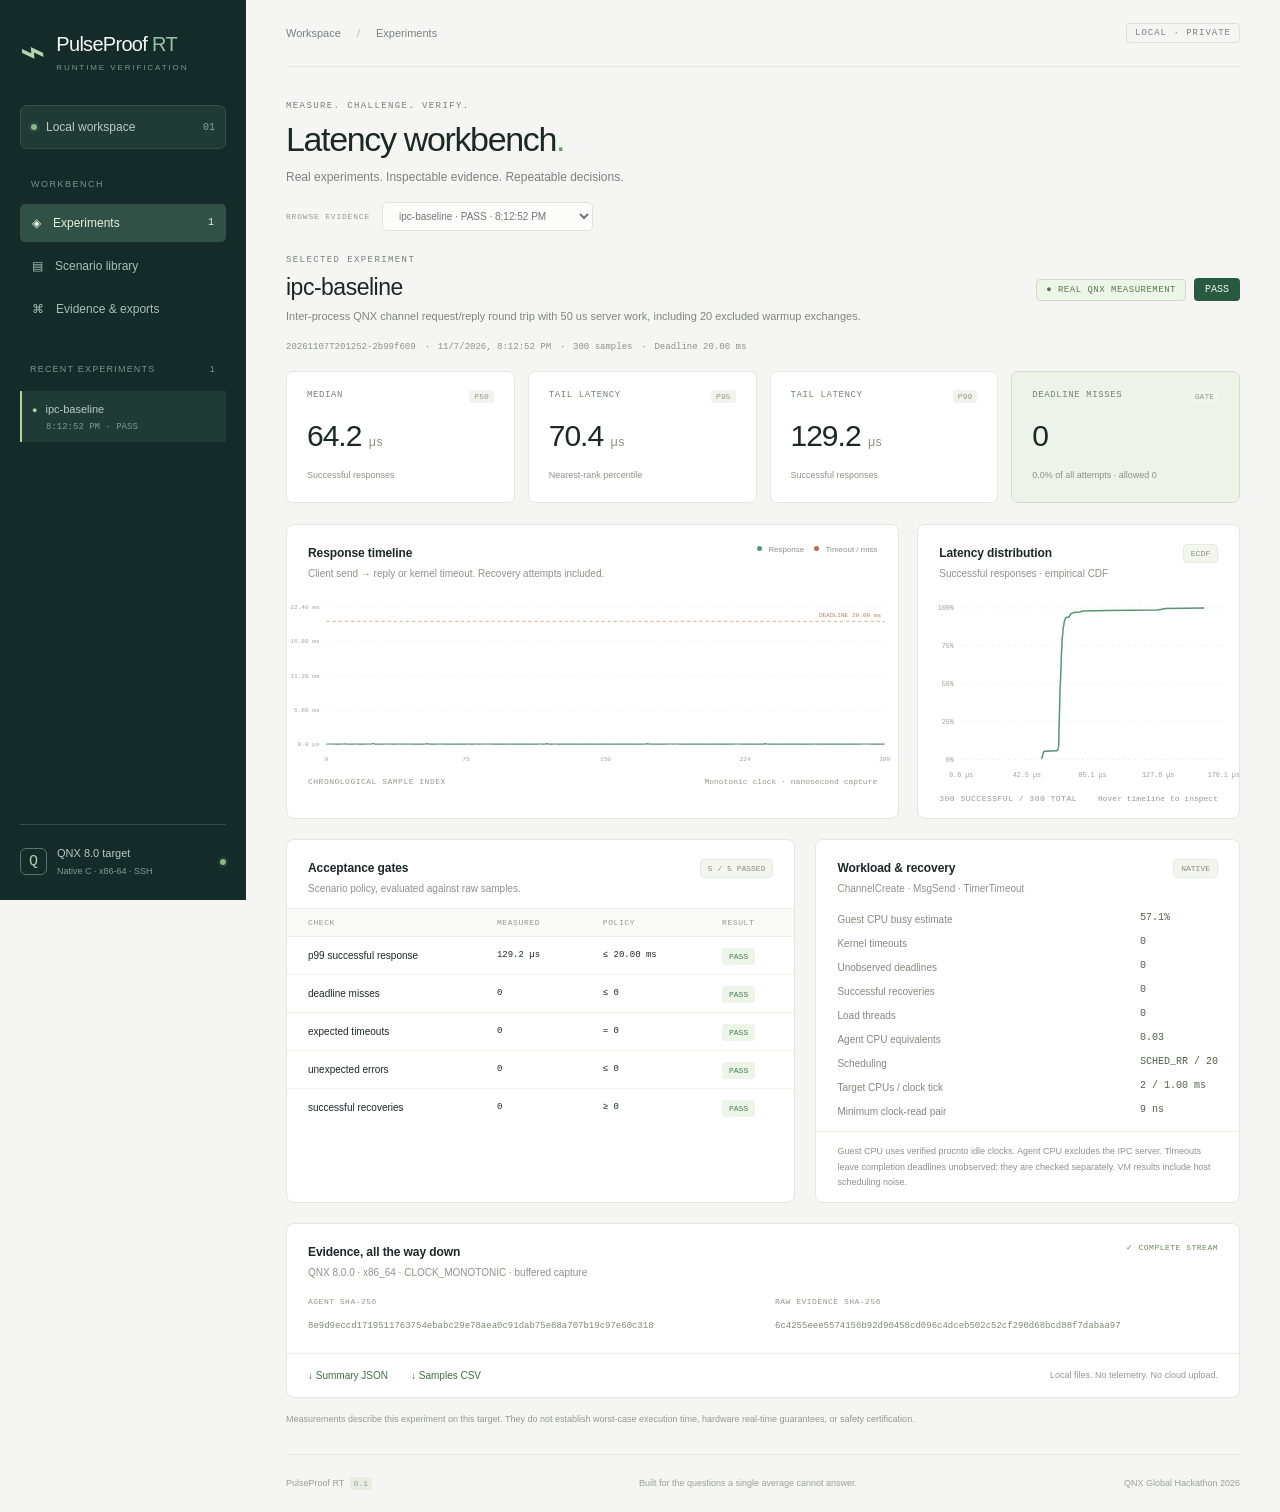
<file: examples/real/ipc-baseline/report.html>
<!doctype html>
<html lang="en">
<head>
<meta charset="utf-8"><meta name="viewport" content="width=device-width, initial-scale=1">
<meta name="description" content="Inspect real QNX timing, native IPC and recovery experiments.">
<title>PulseProof RT · Latency workbench</title>
<style>:root{--bg:#f5f6f3;--paper:#fff;--ink:#1b2826;--muted:#74807b;--line:#e4e8e2;--green:#2a785d;--green-light:#eaf3ec;--red:#be5944;--red-light:#fff0e9;--nav:#142b29;--mono:Consolas,'Courier New',monospace}*{box-sizing:border-box}html{scroll-behavior:smooth}body{margin:0;background:var(--bg);color:var(--ink);font-family:Segoe UI,Arial,sans-serif;font-size:14px;line-height:1.5}button,select,a{font:inherit}button,a,select{outline-offset:4px}button,a{touch-action:manipulation}a{color:inherit;text-decoration:none}[hidden]{display:none!important}.sidebar{position:fixed;width:246px;inset:0 auto 0 0;background:var(--nav);color:#b8cbc4;padding:29px 20px 22px;display:flex;flex-direction:column;z-index:5}.brand{display:flex;gap:11px;align-items:center;color:#f5f8f4;font-size:20px;letter-spacing:-.7px}.brand b{font-weight:400;color:#98c0a9}.brand small{display:block;color:#78998e;font-size:8px;letter-spacing:1.9px;margin-top:3px}.mark{font-size:43px;line-height:1;color:#b8d4ac;transform:rotate(-5deg)}.workspace{display:flex;align-items:center;gap:9px;background:#203b36;border:1px solid #365048;border-radius:7px;padding:12px 10px;margin-top:31px;font-size:12px}.workspace-tag{margin-left:auto;color:#86a596;font:10px var(--mono)}.green-dot{display:inline-block;width:6px;height:6px;border-radius:50%;background:#88b887;box-shadow:0 0 0 3px #88b88715}.nav-caption{font-size:9px;letter-spacing:1.5px;color:#78968c;margin:29px 11px 12px}nav{display:grid;gap:5px}.nav-link{display:flex;gap:12px;align-items:center;padding:10px 12px;border-radius:5px;color:#a7c0b5;font-size:12px}.nav-link span:last-child:not(:first-of-type){margin-left:auto;font:10px var(--mono)}.nav-link.active{background:#315146;color:#e3f1db}.nav-link:hover{background:#29483f}.history-title{display:flex;justify-content:space-between;font-size:9px;letter-spacing:1.2px;margin:35px 10px 15px;color:#78968c}.history{overflow:auto;flex:1;min-height:80px}.history-item{display:block;width:100%;text-align:left;border:0;border-left:2px solid transparent;background:transparent;padding:10px;color:#b8cbc4;cursor:pointer;font-size:11px;margin-bottom:3px}.history-item.selected{background:#203b36;border-left-color:#b2d69b}.history-item:hover{background:#203b36}.history-item small{display:block;font:9px var(--mono);color:#7c9b8f;margin:4px 0 0 14px}.history-dot{font-size:9px;color:#a7d59b;margin-right:8px}.history-dot.fail{color:#e2a18a}.sidebar-foot{display:flex;align-items:center;gap:10px;padding:20px 0 0;border-top:1px solid #345047;font-size:11px;margin-top:15px}.sidebar-foot small{display:block;font-size:9px;color:#7e9b90;margin-top:3px}.sidebar-foot .green-dot{margin-left:auto}.target-symbol{border:1px solid #577467;color:#b7ceae;padding:4px 8px;border-radius:6px;font:15px var(--mono)}main{margin-left:246px;padding:0 40px;max-width:2000px}.topbar{height:67px;display:flex;align-items:center;justify-content:space-between;border-bottom:1px solid var(--line);font-size:11px;color:#78837a}.slash{padding:0 13px;color:#bac1b8}.local-badge{font:9px var(--mono);letter-spacing:1px;color:#78837a;border:1px solid #dce2d7;padding:4px 8px;border-radius:4px}.page-head{display:flex;justify-content:space-between;align-items:center;padding:34px 0 26px;gap:16px}.eyebrow{font:9px var(--mono);letter-spacing:1.4px;color:#758275}.page-head h1{font-size:34px;letter-spacing:-1.35px;font-weight:500;margin:7px 0 7px;line-height:1.25}.page-head h1 span{color:#68985d}.page-head p{margin:0;color:#7a837b;font-size:12px}.head-actions{display:flex;gap:8px}.button{display:inline-flex;justify-content:center;align-items:center;gap:7px;border:1px solid transparent;border-radius:5px;padding:10px 15px;font-size:11px;font-weight:600;cursor:pointer;white-space:nowrap;min-height:38px}.button:disabled{opacity:.6;cursor:wait}.primary{background:#254e3d;color:#f1f6ed;border-color:#254e3d}.primary:hover{background:#193e2e}.secondary{border-color:#d9e0d4;background:#fff;color:#485448}.secondary:hover{background:#edf2e9}.launch-panel{display:flex;align-items:center;gap:14px;padding:16px 20px;background:#edf0e7;border:1px solid #dce2d2;border-radius:8px;margin-bottom:29px}.launch-icon{font-size:23px;color:#62815b;border:1px solid #c8d4bd;border-radius:6px;width:36px;height:36px;text-align:center}.launch-label{margin-right:auto}.launch-label strong{display:block;font-weight:600;font-size:12px}.launch-label span{display:block;font-size:10px;color:#7b8475;margin-top:3px}select{min-width:185px;background:#fff;color:#394638;border:1px solid #d5ddce;border-radius:5px;padding:10px 29px 10px 12px;font-size:11px}.experiment-head{display:flex;align-items:center;justify-content:space-between;gap:18px}.experiment-head h2{font-size:23px;font-weight:500;letter-spacing:-.5px;margin:5px 0 4px}.experiment-head p{margin:0;color:#7f867b;font-size:11px;max-width:690px}.experiment-status{display:flex;gap:8px;align-items:center;flex-shrink:0}.badge{border:1px solid #cedbca;background:#edf4e8;color:#5a7950;border-radius:4px;padding:5px 9px;font:9px var(--mono);letter-spacing:.5px}.badge.synthetic{color:#9b642b;background:#fff0dc;border-color:#edd5ac}.verdict{background:#285941;color:#f2f9ec;font:10px var(--mono);border-radius:4px;padding:6px 11px}.verdict.fail{background:var(--red)}.run-meta{display:flex;flex-wrap:wrap;gap:22px;font:9px var(--mono);color:#8b9288;padding:17px 0 19px}.run-meta span+span{position:relative}.run-meta span+span:before{content:'·';position:absolute;left:-13px}.metrics{display:grid;grid-template-columns:repeat(4,1fr);gap:13px;margin-bottom:21px}.metric{background:#fff;border:1px solid var(--line);border-radius:7px;padding:18px 20px}.metric>span{display:flex;justify-content:space-between;font:9px var(--mono);letter-spacing:.6px;color:#738173}.metric b{font-size:8px;background:#f1f3ed;color:#929c89;font-weight:400;border-radius:3px;padding:2px 5px;letter-spacing:0}.metric strong{display:block;font-size:30px;font-weight:500;line-height:1.2;letter-spacing:-1px;margin:15px 0 9px;font-variant-numeric:tabular-nums}.metric strong em{font:12px var(--mono);font-style:normal;color:#87917f;letter-spacing:0}.metric small{font-size:9px;color:#8b9387}.deadline-card{background:#edf3e9;border-color:#d4dfcb}.deadline-card.has-misses{background:var(--red-light);border-color:#edd1c5}.deadline-card.has-misses strong{color:var(--red)}.charts{display:grid;grid-template-columns:minmax(0,1.9fr) minmax(0,1fr);gap:18px;margin-bottom:20px}.panel{background:#fff;border:1px solid var(--line);border-radius:8px;min-width:0}.panel-head{display:flex;align-items:flex-start;justify-content:space-between;gap:12px;padding:19px 21px 12px}.panel h3{font-size:12px;font-weight:600;margin:0 0 4px;letter-spacing:-.1px}.panel p{font-size:10px;color:#8b9387;margin:0}.chart-key{font-size:8px;color:#8b9387;white-space:nowrap}.chart-key i{display:inline-block;height:5px;width:5px;background:#569876;margin:0 4px 1px 8px;border-radius:50%}.chart-key i.red{background:#be6b50}.chart-wrap{position:relative}svg{display:block;width:100%;height:auto}.chart-foot{display:flex;justify-content:space-between;padding:8px 21px 15px;color:#929b8a;font:8px var(--mono);gap:10px}.chart-foot span:first-child{letter-spacing:.5px}.small-label{font:8px var(--mono);color:#829078;background:#f3f5ef;padding:4px 7px;border:1px solid #e7ebdf;border-radius:4px;white-space:nowrap}.bottom-grid{display:grid;grid-template-columns:1.2fr 1fr;gap:20px;margin-bottom:20px}table{width:100%;border-collapse:collapse;text-align:left;font-size:10px}th{font:8px var(--mono);letter-spacing:.6px;color:#939a8d;background:#fafbf8;font-weight:400;padding:9px 21px;border-block:1px solid #edf0e8}td{padding:11px 21px;border-bottom:1px solid #f0f2ec;white-space:nowrap}tr:last-child td{border-bottom:0}td:nth-child(2),td:nth-child(3){font-family:var(--mono);font-size:9px}.gate-pass,.gate-fail{font:8px var(--mono);padding:4px 7px;border-radius:3px;color:#3c7c4f;background:#edf5e9}.gate-fail{color:#ac6148;background:#fff0e9}dl{padding:0 21px;margin:4px 0 12px;display:grid;grid-template-columns:1fr auto;gap:9px;font-size:10px}dt{color:#818c7b}dd{margin:0;font:10px var(--mono);color:#506049}.measurement-note{border-top:1px solid #edf0e8;padding:12px 21px!important;font-size:9px!important;line-height:1.7}.comparison-panel{display:flex;flex-wrap:wrap;align-items:center;gap:13px;padding:18px 21px;margin-bottom:20px}.comparison-panel>div{margin-right:auto}.comparison-panel select{max-width:330px}.comparison-panel>p{width:100%;margin:0;font:10px var(--mono)}.evidence-panel .panel-head{padding-bottom:17px}.evidence-seal{color:#6b885a;font:8px var(--mono);letter-spacing:.5px}.hashes{display:grid;grid-template-columns:1fr 1fr;gap:24px;padding:0 21px 19px}.hashes span{display:block;font:8px var(--mono);letter-spacing:.5px;color:#929b89;margin-bottom:7px}.hashes code{font:9px var(--mono);overflow-wrap:anywhere;color:#7c8974}.export-row{border-top:1px solid #e9ede3;display:flex;gap:23px;align-items:center;padding:14px 21px;font-size:10px}.export-row a{color:#3d6d48}.export-row a:hover{text-decoration:underline}.export-row span{margin-left:auto;color:#92998d;font-size:9px}.limitation{font-size:9px;color:#92998b;line-height:1.6;margin:14px 0 27px}footer{display:flex;justify-content:space-between;gap:12px;padding:22px 0;border-top:1px solid var(--line);font-size:9px;color:#9aa18f}footer b{font:8px var(--mono);background:#e8ede1;border-radius:3px;padding:2px 4px;margin-left:3px}.tooltip{position:absolute;top:0;left:50px;background:#1e352f;color:#f3f9ed;border-radius:5px;padding:9px 12px;pointer-events:none;font:10px var(--mono);box-shadow:0 6px 20px #153b2922;white-space:pre;z-index:2}.empty{text-align:center;padding:70px 0 100px;color:#76866d}.empty h2{font-size:25px;letter-spacing:-.7px;font-weight:500;color:#344b37;margin:12px}.empty p{font-size:12px;line-height:1.8}.empty-wave{font-size:65px;color:#81a56d}#notice{padding:12px 16px;border:1px solid #e2d5b7;border-radius:6px;margin-bottom:20px;font-size:12px;background:#fff7e7;color:#7d693e}.sr-only{position:absolute;width:1px;height:1px;padding:0;overflow:hidden;clip:rect(0,0,0,0);white-space:nowrap;border:0}@media(min-width:1700px){main{padding-inline:55px}.page-head{padding-top:42px}.metrics{gap:20px}.metric{padding:22px 25px}.metric strong{font-size:35px}.panel-head{padding-top:23px}}@media(max-width:1150px){.sidebar{width:205px;padding-inline:14px}main{margin-left:205px;padding-inline:24px}.launch-label span{display:none}.charts{grid-template-columns:1fr}.distribution-panel svg{max-height:240px}.bottom-grid{grid-template-columns:1fr}.metrics{gap:9px}.metric{padding:14px}.metric strong{font-size:25px}.experiment-status{flex-direction:column}.page-head h1{font-size:29px}.hashes{grid-template-columns:1fr;gap:13px}}@media(max-width:760px){.sidebar{position:static;width:auto;padding:15px 18px;display:block}.sidebar .workspace,.sidebar nav,.sidebar .nav-caption,.history-title,.history,.sidebar-foot{display:none}main{margin-left:0;padding:0 17px}.brand{font-size:19px}.brand small{display:none}.mark{font-size:28px}.topbar{height:48px}.page-head{padding-top:24px;align-items:flex-start}.page-head h1{font-size:27px}.page-head p{font-size:10px}.head-actions{flex-direction:column}.launch-panel{flex-wrap:wrap;padding:14px;gap:10px}.launch-label{flex:1}.launch-icon{display:none}.launch-panel select{flex:1;min-width:140px}.metrics{grid-template-columns:1fr 1fr}.experiment-head{align-items:flex-start}.experiment-head h2{font-size:20px}.run-meta{gap:10px 20px}.experiment-head p{max-width:300px}.chart-key{display:none}.panel-head{padding-inline:15px}td,th{padding-inline:13px}.export-row{flex-wrap:wrap;gap:15px}.export-row span{width:100%;margin-left:0}footer span:nth-child(2){display:none}.comparison-panel select{width:100%;max-width:none}.hashes code{font-size:8px}}
.browse-runs{display:flex;align-items:center;gap:12px;margin:-10px 0 24px}.browse-runs label{font:8px var(--mono);letter-spacing:.8px;color:#939d8b}.browse-runs select{font-size:10px;padding-block:7px;max-width:360px}.browse-runs:has(select:empty){display:none}
</style>
<script>window.__PULSEPROOF_REPORT__={"schema_version": 1, "scenario": {"schema_version": 1, "id": "ipc-baseline", "description": "Inter-process QNX channel request/reply round trip with 50 us server work, including 20 excluded warmup exchanges.", "mode": "ipc", "parameters": {"samples": 300, "period_us": 5000, "deadline_us": 20000, "work_us": 50, "load_threads": 0, "fault_every": 0, "fault_delay_us": 0, "timeout_us": 20000, "priority": 20}, "gates": {"p99_success_ns": 20000000, "max_deadline_misses": 0, "expected_timeouts": 0, "min_recoveries": 0}}, "metadata": {"type": "metadata", "schema_version": 1, "source": "qnx-native", "agent_version": "0.1.0", "os": "QNX", "release": "8.0.0", "arch": "x86_64", "machine": "x86pc", "clock": "CLOCK_MONOTONIC", "mode": "ipc", "samples": 300, "period_us": 5000, "deadline_us": 20000, "work_us": 50, "load_threads": 0, "fault_every": 0, "fault_delay_us": 0, "timeout_us": 20000, "priority": 20, "scheduler": "SCHED_RR", "cpu_count": 2, "tick_ns": 1000000, "clock_resolution_ns": 1000000, "clock_read_min_ns": 9, "cycles_per_second": 3503997000, "started_epoch": 1794082371, "timeout_errno": 260}, "source": "qnx-native", "verdict": "PASS", "latency": {"count": 300, "min_ns": 52029, "p50_ns": 64219, "p95_ns": 70392, "p99_ns": 129177, "max_ns": 157516}, "successful_latency": {"count": 300, "min_ns": 52029, "p50_ns": 64219, "p95_ns": 70392, "p99_ns": 129177, "max_ns": 157516}, "wake_lateness": {"count": 300, "min_ns": 0, "p50_ns": 0, "p95_ns": 0, "p99_ns": 0, "max_ns": 0}, "deadline_misses": 0, "unobserved_deadlines": 0, "timeouts": 0, "unexpected_errors": 0, "recoveries": 0, "checks": [{"name": "p99 successful response", "actual": 129177, "limit": 20000000, "pass": true}, {"name": "deadline misses", "actual": 0, "limit": 0, "pass": true}, {"name": "expected timeouts", "actual": 0, "limit": 0, "pass": true}, {"name": "unexpected errors", "actual": 0, "limit": 0, "pass": true}, {"name": "successful recoveries", "actual": 0, "limit": 0, "pass": true}], "completion": {"type": "complete", "samples": 300, "elapsed_ns": 21000048, "process_cpu_ns": 556990, "system_cpu_available": true, "idle_cpu_ns": 18036966, "cpu_observation_ns": 21003934}, "process_cpu_equivalents": 0.026523272708709997, "system_busy_fraction": 0.5706288640975543, "comparison_signature": "ca75299337221514d8f595e766b2be5a3b17e096f2ceb9cf2fdaf6fa772f4b42", "samples": [{"type": "sample", "sequence": 0, "latency_ns": 65290, "wake_lateness_ns": 0, "error": 0, "timeout": false, "injected": false, "recovery": false, "deadline_miss": false, "deadline_unobserved": false}, {"type": "sample", "sequence": 1, "latency_ns": 70636, "wake_lateness_ns": 0, "error": 0, "timeout": false, "injected": false, "recovery": false, "deadline_miss": false, "deadline_unobserved": false}, {"type": "sample", "sequence": 2, "latency_ns": 67577, "wake_lateness_ns": 0, "error": 0, "timeout": false, "injected": false, "recovery": false, "deadline_miss": false, "deadline_unobserved": false}, {"type": "sample", "sequence": 3, "latency_ns": 65888, "wake_lateness_ns": 0, "error": 0, "timeout": false, "injected": false, "recovery": false, "deadline_miss": false, "deadline_unobserved": false}, {"type": "sample", "sequence": 4, "latency_ns": 65775, "wake_lateness_ns": 0, "error": 0, "timeout": false, "injected": false, "recovery": false, "deadline_miss": false, "deadline_unobserved": false}, {"type": "sample", "sequence": 5, "latency_ns": 64314, "wake_lateness_ns": 0, "error": 0, "timeout": false, "injected": false, "recovery": false, "deadline_miss": false, "deadline_unobserved": false}, {"type": "sample", "sequence": 6, "latency_ns": 64229, "wake_lateness_ns": 0, "error": 0, "timeout": false, "injected": false, "recovery": false, "deadline_miss": false, "deadline_unobserved": false}, {"type": "sample", "sequence": 7, "latency_ns": 64754, "wake_lateness_ns": 0, "error": 0, "timeout": false, "injected": false, "recovery": false, "deadline_miss": false, "deadline_unobserved": false}, {"type": "sample", "sequence": 8, "latency_ns": 65458, "wake_lateness_ns": 0, "error": 0, "timeout": false, "injected": false, "recovery": false, "deadline_miss": false, "deadline_unobserved": false}, {"type": "sample", "sequence": 9, "latency_ns": 65420, "wake_lateness_ns": 0, "error": 0, "timeout": false, "injected": false, "recovery": false, "deadline_miss": false, "deadline_unobserved": false}, {"type": "sample", "sequence": 10, "latency_ns": 94140, "wake_lateness_ns": 0, "error": 0, "timeout": false, "injected": false, "recovery": false, "deadline_miss": false, "deadline_unobserved": false}, {"type": "sample", "sequence": 11, "latency_ns": 64985, "wake_lateness_ns": 0, "error": 0, "timeout": false, "injected": false, "recovery": false, "deadline_miss": false, "deadline_unobserved": false}, {"type": "sample", "sequence": 12, "latency_ns": 65260, "wake_lateness_ns": 0, "error": 0, "timeout": false, "injected": false, "recovery": false, "deadline_miss": false, "deadline_unobserved": false}, {"type": "sample", "sequence": 13, "latency_ns": 64677, "wake_lateness_ns": 0, "error": 0, "timeout": false, "injected": false, "recovery": false, "deadline_miss": false, "deadline_unobserved": false}, {"type": "sample", "sequence": 14, "latency_ns": 64219, "wake_lateness_ns": 0, "error": 0, "timeout": false, "injected": false, "recovery": false, "deadline_miss": false, "deadline_unobserved": false}, {"type": "sample", "sequence": 15, "latency_ns": 65457, "wake_lateness_ns": 0, "error": 0, "timeout": false, "injected": false, "recovery": false, "deadline_miss": false, "deadline_unobserved": false}, {"type": "sample", "sequence": 16, "latency_ns": 66506, "wake_lateness_ns": 0, "error": 0, "timeout": false, "injected": false, "recovery": false, "deadline_miss": false, "deadline_unobserved": false}, {"type": "sample", "sequence": 17, "latency_ns": 63682, "wake_lateness_ns": 0, "error": 0, "timeout": false, "injected": false, "recovery": false, "deadline_miss": false, "deadline_unobserved": false}, {"type": "sample", "sequence": 18, "latency_ns": 64015, "wake_lateness_ns": 0, "error": 0, "timeout": false, "injected": false, "recovery": false, "deadline_miss": false, "deadline_unobserved": false}, {"type": "sample", "sequence": 19, "latency_ns": 65097, "wake_lateness_ns": 0, "error": 0, "timeout": false, "injected": false, "recovery": false, "deadline_miss": false, "deadline_unobserved": false}, {"type": "sample", "sequence": 20, "latency_ns": 64093, "wake_lateness_ns": 0, "error": 0, "timeout": false, "injected": false, "recovery": false, "deadline_miss": false, "deadline_unobserved": false}, {"type": "sample", "sequence": 21, "latency_ns": 64668, "wake_lateness_ns": 0, "error": 0, "timeout": false, "injected": false, "recovery": false, "deadline_miss": false, "deadline_unobserved": false}, {"type": "sample", "sequence": 22, "latency_ns": 65812, "wake_lateness_ns": 0, "error": 0, "timeout": false, "injected": false, "recovery": false, "deadline_miss": false, "deadline_unobserved": false}, {"type": "sample", "sequence": 23, "latency_ns": 65332, "wake_lateness_ns": 0, "error": 0, "timeout": false, "injected": false, "recovery": false, "deadline_miss": false, "deadline_unobserved": false}, {"type": "sample", "sequence": 24, "latency_ns": 65045, "wake_lateness_ns": 0, "error": 0, "timeout": false, "injected": false, "recovery": false, "deadline_miss": false, "deadline_unobserved": false}, {"type": "sample", "sequence": 25, "latency_ns": 157516, "wake_lateness_ns": 0, "error": 0, "timeout": false, "injected": false, "recovery": false, "deadline_miss": false, "deadline_unobserved": false}, {"type": "sample", "sequence": 26, "latency_ns": 62601, "wake_lateness_ns": 0, "error": 0, "timeout": false, "injected": false, "recovery": false, "deadline_miss": false, "deadline_unobserved": false}, {"type": "sample", "sequence": 27, "latency_ns": 64031, "wake_lateness_ns": 0, "error": 0, "timeout": false, "injected": false, "recovery": false, "deadline_miss": false, "deadline_unobserved": false}, {"type": "sample", "sequence": 28, "latency_ns": 63111, "wake_lateness_ns": 0, "error": 0, "timeout": false, "injected": false, "recovery": false, "deadline_miss": false, "deadline_unobserved": false}, {"type": "sample", "sequence": 29, "latency_ns": 63510, "wake_lateness_ns": 0, "error": 0, "timeout": false, "injected": false, "recovery": false, "deadline_miss": false, "deadline_unobserved": false}, {"type": "sample", "sequence": 30, "latency_ns": 64178, "wake_lateness_ns": 0, "error": 0, "timeout": false, "injected": false, "recovery": false, "deadline_miss": false, "deadline_unobserved": false}, {"type": "sample", "sequence": 31, "latency_ns": 67881, "wake_lateness_ns": 0, "error": 0, "timeout": false, "injected": false, "recovery": false, "deadline_miss": false, "deadline_unobserved": false}, {"type": "sample", "sequence": 32, "latency_ns": 70821, "wake_lateness_ns": 0, "error": 0, "timeout": false, "injected": false, "recovery": false, "deadline_miss": false, "deadline_unobserved": false}, {"type": "sample", "sequence": 33, "latency_ns": 67465, "wake_lateness_ns": 0, "error": 0, "timeout": false, "injected": false, "recovery": false, "deadline_miss": false, "deadline_unobserved": false}, {"type": "sample", "sequence": 34, "latency_ns": 66866, "wake_lateness_ns": 0, "error": 0, "timeout": false, "injected": false, "recovery": false, "deadline_miss": false, "deadline_unobserved": false}, {"type": "sample", "sequence": 35, "latency_ns": 64344, "wake_lateness_ns": 0, "error": 0, "timeout": false, "injected": false, "recovery": false, "deadline_miss": false, "deadline_unobserved": false}, {"type": "sample", "sequence": 36, "latency_ns": 65027, "wake_lateness_ns": 0, "error": 0, "timeout": false, "injected": false, "recovery": false, "deadline_miss": false, "deadline_unobserved": false}, {"type": "sample", "sequence": 37, "latency_ns": 64655, "wake_lateness_ns": 0, "error": 0, "timeout": false, "injected": false, "recovery": false, "deadline_miss": false, "deadline_unobserved": false}, {"type": "sample", "sequence": 38, "latency_ns": 66978, "wake_lateness_ns": 0, "error": 0, "timeout": false, "injected": false, "recovery": false, "deadline_miss": false, "deadline_unobserved": false}, {"type": "sample", "sequence": 39, "latency_ns": 65616, "wake_lateness_ns": 0, "error": 0, "timeout": false, "injected": false, "recovery": false, "deadline_miss": false, "deadline_unobserved": false}, {"type": "sample", "sequence": 40, "latency_ns": 64779, "wake_lateness_ns": 0, "error": 0, "timeout": false, "injected": false, "recovery": false, "deadline_miss": false, "deadline_unobserved": false}, {"type": "sample", "sequence": 41, "latency_ns": 65248, "wake_lateness_ns": 0, "error": 0, "timeout": false, "injected": false, "recovery": false, "deadline_miss": false, "deadline_unobserved": false}, {"type": "sample", "sequence": 42, "latency_ns": 65936, "wake_lateness_ns": 0, "error": 0, "timeout": false, "injected": false, "recovery": false, "deadline_miss": false, "deadline_unobserved": false}, {"type": "sample", "sequence": 43, "latency_ns": 65202, "wake_lateness_ns": 0, "error": 0, "timeout": false, "injected": false, "recovery": false, "deadline_miss": false, "deadline_unobserved": false}, {"type": "sample", "sequence": 44, "latency_ns": 65448, "wake_lateness_ns": 0, "error": 0, "timeout": false, "injected": false, "recovery": false, "deadline_miss": false, "deadline_unobserved": false}, {"type": "sample", "sequence": 45, "latency_ns": 65213, "wake_lateness_ns": 0, "error": 0, "timeout": false, "injected": false, "recovery": false, "deadline_miss": false, "deadline_unobserved": false}, {"type": "sample", "sequence": 46, "latency_ns": 63897, "wake_lateness_ns": 0, "error": 0, "timeout": false, "injected": false, "recovery": false, "deadline_miss": false, "deadline_unobserved": false}, {"type": "sample", "sequence": 47, "latency_ns": 63959, "wake_lateness_ns": 0, "error": 0, "timeout": false, "injected": false, "recovery": false, "deadline_miss": false, "deadline_unobserved": false}, {"type": "sample", "sequence": 48, "latency_ns": 64018, "wake_lateness_ns": 0, "error": 0, "timeout": false, "injected": false, "recovery": false, "deadline_miss": false, "deadline_unobserved": false}, {"type": "sample", "sequence": 49, "latency_ns": 64604, "wake_lateness_ns": 0, "error": 0, "timeout": false, "injected": false, "recovery": false, "deadline_miss": false, "deadline_unobserved": false}, {"type": "sample", "sequence": 50, "latency_ns": 64466, "wake_lateness_ns": 0, "error": 0, "timeout": false, "injected": false, "recovery": false, "deadline_miss": false, "deadline_unobserved": false}, {"type": "sample", "sequence": 51, "latency_ns": 77222, "wake_lateness_ns": 0, "error": 0, "timeout": false, "injected": false, "recovery": false, "deadline_miss": false, "deadline_unobserved": false}, {"type": "sample", "sequence": 52, "latency_ns": 52958, "wake_lateness_ns": 0, "error": 0, "timeout": false, "injected": false, "recovery": false, "deadline_miss": false, "deadline_unobserved": false}, {"type": "sample", "sequence": 53, "latency_ns": 66100, "wake_lateness_ns": 0, "error": 0, "timeout": false, "injected": false, "recovery": false, "deadline_miss": false, "deadline_unobserved": false}, {"type": "sample", "sequence": 54, "latency_ns": 130200, "wake_lateness_ns": 0, "error": 0, "timeout": false, "injected": false, "recovery": false, "deadline_miss": false, "deadline_unobserved": false}, {"type": "sample", "sequence": 55, "latency_ns": 65203, "wake_lateness_ns": 0, "error": 0, "timeout": false, "injected": false, "recovery": false, "deadline_miss": false, "deadline_unobserved": false}, {"type": "sample", "sequence": 56, "latency_ns": 64070, "wake_lateness_ns": 0, "error": 0, "timeout": false, "injected": false, "recovery": false, "deadline_miss": false, "deadline_unobserved": false}, {"type": "sample", "sequence": 57, "latency_ns": 63551, "wake_lateness_ns": 0, "error": 0, "timeout": false, "injected": false, "recovery": false, "deadline_miss": false, "deadline_unobserved": false}, {"type": "sample", "sequence": 58, "latency_ns": 64982, "wake_lateness_ns": 0, "error": 0, "timeout": false, "injected": false, "recovery": false, "deadline_miss": false, "deadline_unobserved": false}, {"type": "sample", "sequence": 59, "latency_ns": 65160, "wake_lateness_ns": 0, "error": 0, "timeout": false, "injected": false, "recovery": false, "deadline_miss": false, "deadline_unobserved": false}, {"type": "sample", "sequence": 60, "latency_ns": 65953, "wake_lateness_ns": 0, "error": 0, "timeout": false, "injected": false, "recovery": false, "deadline_miss": false, "deadline_unobserved": false}, {"type": "sample", "sequence": 61, "latency_ns": 65211, "wake_lateness_ns": 0, "error": 0, "timeout": false, "injected": false, "recovery": false, "deadline_miss": false, "deadline_unobserved": false}, {"type": "sample", "sequence": 62, "latency_ns": 65669, "wake_lateness_ns": 0, "error": 0, "timeout": false, "injected": false, "recovery": false, "deadline_miss": false, "deadline_unobserved": false}, {"type": "sample", "sequence": 63, "latency_ns": 64954, "wake_lateness_ns": 0, "error": 0, "timeout": false, "injected": false, "recovery": false, "deadline_miss": false, "deadline_unobserved": false}, {"type": "sample", "sequence": 64, "latency_ns": 64759, "wake_lateness_ns": 0, "error": 0, "timeout": false, "injected": false, "recovery": false, "deadline_miss": false, "deadline_unobserved": false}, {"type": "sample", "sequence": 65, "latency_ns": 64830, "wake_lateness_ns": 0, "error": 0, "timeout": false, "injected": false, "recovery": false, "deadline_miss": false, "deadline_unobserved": false}, {"type": "sample", "sequence": 66, "latency_ns": 64956, "wake_lateness_ns": 0, "error": 0, "timeout": false, "injected": false, "recovery": false, "deadline_miss": false, "deadline_unobserved": false}, {"type": "sample", "sequence": 67, "latency_ns": 64710, "wake_lateness_ns": 0, "error": 0, "timeout": false, "injected": false, "recovery": false, "deadline_miss": false, "deadline_unobserved": false}, {"type": "sample", "sequence": 68, "latency_ns": 63955, "wake_lateness_ns": 0, "error": 0, "timeout": false, "injected": false, "recovery": false, "deadline_miss": false, "deadline_unobserved": false}, {"type": "sample", "sequence": 69, "latency_ns": 64381, "wake_lateness_ns": 0, "error": 0, "timeout": false, "injected": false, "recovery": false, "deadline_miss": false, "deadline_unobserved": false}, {"type": "sample", "sequence": 70, "latency_ns": 64789, "wake_lateness_ns": 0, "error": 0, "timeout": false, "injected": false, "recovery": false, "deadline_miss": false, "deadline_unobserved": false}, {"type": "sample", "sequence": 71, "latency_ns": 64431, "wake_lateness_ns": 0, "error": 0, "timeout": false, "injected": false, "recovery": false, "deadline_miss": false, "deadline_unobserved": false}, {"type": "sample", "sequence": 72, "latency_ns": 63740, "wake_lateness_ns": 0, "error": 0, "timeout": false, "injected": false, "recovery": false, "deadline_miss": false, "deadline_unobserved": false}, {"type": "sample", "sequence": 73, "latency_ns": 63665, "wake_lateness_ns": 0, "error": 0, "timeout": false, "injected": false, "recovery": false, "deadline_miss": false, "deadline_unobserved": false}, {"type": "sample", "sequence": 74, "latency_ns": 63889, "wake_lateness_ns": 0, "error": 0, "timeout": false, "injected": false, "recovery": false, "deadline_miss": false, "deadline_unobserved": false}, {"type": "sample", "sequence": 75, "latency_ns": 64204, "wake_lateness_ns": 0, "error": 0, "timeout": false, "injected": false, "recovery": false, "deadline_miss": false, "deadline_unobserved": false}, {"type": "sample", "sequence": 76, "latency_ns": 66640, "wake_lateness_ns": 0, "error": 0, "timeout": false, "injected": false, "recovery": false, "deadline_miss": false, "deadline_unobserved": false}, {"type": "sample", "sequence": 77, "latency_ns": 65181, "wake_lateness_ns": 0, "error": 0, "timeout": false, "injected": false, "recovery": false, "deadline_miss": false, "deadline_unobserved": false}, {"type": "sample", "sequence": 78, "latency_ns": 66527, "wake_lateness_ns": 0, "error": 0, "timeout": false, "injected": false, "recovery": false, "deadline_miss": false, "deadline_unobserved": false}, {"type": "sample", "sequence": 79, "latency_ns": 54057, "wake_lateness_ns": 0, "error": 0, "timeout": false, "injected": false, "recovery": false, "deadline_miss": false, "deadline_unobserved": false}, {"type": "sample", "sequence": 80, "latency_ns": 65939, "wake_lateness_ns": 0, "error": 0, "timeout": false, "injected": false, "recovery": false, "deadline_miss": false, "deadline_unobserved": false}, {"type": "sample", "sequence": 81, "latency_ns": 71423, "wake_lateness_ns": 0, "error": 0, "timeout": false, "injected": false, "recovery": false, "deadline_miss": false, "deadline_unobserved": false}, {"type": "sample", "sequence": 82, "latency_ns": 64671, "wake_lateness_ns": 0, "error": 0, "timeout": false, "injected": false, "recovery": false, "deadline_miss": false, "deadline_unobserved": false}, {"type": "sample", "sequence": 83, "latency_ns": 65953, "wake_lateness_ns": 0, "error": 0, "timeout": false, "injected": false, "recovery": false, "deadline_miss": false, "deadline_unobserved": false}, {"type": "sample", "sequence": 84, "latency_ns": 64512, "wake_lateness_ns": 0, "error": 0, "timeout": false, "injected": false, "recovery": false, "deadline_miss": false, "deadline_unobserved": false}, {"type": "sample", "sequence": 85, "latency_ns": 65746, "wake_lateness_ns": 0, "error": 0, "timeout": false, "injected": false, "recovery": false, "deadline_miss": false, "deadline_unobserved": false}, {"type": "sample", "sequence": 86, "latency_ns": 66157, "wake_lateness_ns": 0, "error": 0, "timeout": false, "injected": false, "recovery": false, "deadline_miss": false, "deadline_unobserved": false}, {"type": "sample", "sequence": 87, "latency_ns": 65361, "wake_lateness_ns": 0, "error": 0, "timeout": false, "injected": false, "recovery": false, "deadline_miss": false, "deadline_unobserved": false}, {"type": "sample", "sequence": 88, "latency_ns": 66442, "wake_lateness_ns": 0, "error": 0, "timeout": false, "injected": false, "recovery": false, "deadline_miss": false, "deadline_unobserved": false}, {"type": "sample", "sequence": 89, "latency_ns": 64828, "wake_lateness_ns": 0, "error": 0, "timeout": false, "injected": false, "recovery": false, "deadline_miss": false, "deadline_unobserved": false}, {"type": "sample", "sequence": 90, "latency_ns": 65274, "wake_lateness_ns": 0, "error": 0, "timeout": false, "injected": false, "recovery": false, "deadline_miss": false, "deadline_unobserved": false}, {"type": "sample", "sequence": 91, "latency_ns": 64649, "wake_lateness_ns": 0, "error": 0, "timeout": false, "injected": false, "recovery": false, "deadline_miss": false, "deadline_unobserved": false}, {"type": "sample", "sequence": 92, "latency_ns": 64884, "wake_lateness_ns": 0, "error": 0, "timeout": false, "injected": false, "recovery": false, "deadline_miss": false, "deadline_unobserved": false}, {"type": "sample", "sequence": 93, "latency_ns": 64990, "wake_lateness_ns": 0, "error": 0, "timeout": false, "injected": false, "recovery": false, "deadline_miss": false, "deadline_unobserved": false}, {"type": "sample", "sequence": 94, "latency_ns": 64355, "wake_lateness_ns": 0, "error": 0, "timeout": false, "injected": false, "recovery": false, "deadline_miss": false, "deadline_unobserved": false}, {"type": "sample", "sequence": 95, "latency_ns": 64689, "wake_lateness_ns": 0, "error": 0, "timeout": false, "injected": false, "recovery": false, "deadline_miss": false, "deadline_unobserved": false}, {"type": "sample", "sequence": 96, "latency_ns": 64355, "wake_lateness_ns": 0, "error": 0, "timeout": false, "injected": false, "recovery": false, "deadline_miss": false, "deadline_unobserved": false}, {"type": "sample", "sequence": 97, "latency_ns": 65305, "wake_lateness_ns": 0, "error": 0, "timeout": false, "injected": false, "recovery": false, "deadline_miss": false, "deadline_unobserved": false}, {"type": "sample", "sequence": 98, "latency_ns": 66461, "wake_lateness_ns": 0, "error": 0, "timeout": false, "injected": false, "recovery": false, "deadline_miss": false, "deadline_unobserved": false}, {"type": "sample", "sequence": 99, "latency_ns": 53037, "wake_lateness_ns": 0, "error": 0, "timeout": false, "injected": false, "recovery": false, "deadline_miss": false, "deadline_unobserved": false}, {"type": "sample", "sequence": 100, "latency_ns": 52267, "wake_lateness_ns": 0, "error": 0, "timeout": false, "injected": false, "recovery": false, "deadline_miss": false, "deadline_unobserved": false}, {"type": "sample", "sequence": 101, "latency_ns": 52353, "wake_lateness_ns": 0, "error": 0, "timeout": false, "injected": false, "recovery": false, "deadline_miss": false, "deadline_unobserved": false}, {"type": "sample", "sequence": 102, "latency_ns": 52720, "wake_lateness_ns": 0, "error": 0, "timeout": false, "injected": false, "recovery": false, "deadline_miss": false, "deadline_unobserved": false}, {"type": "sample", "sequence": 103, "latency_ns": 52347, "wake_lateness_ns": 0, "error": 0, "timeout": false, "injected": false, "recovery": false, "deadline_miss": false, "deadline_unobserved": false}, {"type": "sample", "sequence": 104, "latency_ns": 52546, "wake_lateness_ns": 0, "error": 0, "timeout": false, "injected": false, "recovery": false, "deadline_miss": false, "deadline_unobserved": false}, {"type": "sample", "sequence": 105, "latency_ns": 70686, "wake_lateness_ns": 0, "error": 0, "timeout": false, "injected": false, "recovery": false, "deadline_miss": false, "deadline_unobserved": false}, {"type": "sample", "sequence": 106, "latency_ns": 53431, "wake_lateness_ns": 0, "error": 0, "timeout": false, "injected": false, "recovery": false, "deadline_miss": false, "deadline_unobserved": false}, {"type": "sample", "sequence": 107, "latency_ns": 65242, "wake_lateness_ns": 0, "error": 0, "timeout": false, "injected": false, "recovery": false, "deadline_miss": false, "deadline_unobserved": false}, {"type": "sample", "sequence": 108, "latency_ns": 53394, "wake_lateness_ns": 0, "error": 0, "timeout": false, "injected": false, "recovery": false, "deadline_miss": false, "deadline_unobserved": false}, {"type": "sample", "sequence": 109, "latency_ns": 52761, "wake_lateness_ns": 0, "error": 0, "timeout": false, "injected": false, "recovery": false, "deadline_miss": false, "deadline_unobserved": false}, {"type": "sample", "sequence": 110, "latency_ns": 65880, "wake_lateness_ns": 0, "error": 0, "timeout": false, "injected": false, "recovery": false, "deadline_miss": false, "deadline_unobserved": false}, {"type": "sample", "sequence": 111, "latency_ns": 53071, "wake_lateness_ns": 0, "error": 0, "timeout": false, "injected": false, "recovery": false, "deadline_miss": false, "deadline_unobserved": false}, {"type": "sample", "sequence": 112, "latency_ns": 65111, "wake_lateness_ns": 0, "error": 0, "timeout": false, "injected": false, "recovery": false, "deadline_miss": false, "deadline_unobserved": false}, {"type": "sample", "sequence": 113, "latency_ns": 64745, "wake_lateness_ns": 0, "error": 0, "timeout": false, "injected": false, "recovery": false, "deadline_miss": false, "deadline_unobserved": false}, {"type": "sample", "sequence": 114, "latency_ns": 65568, "wake_lateness_ns": 0, "error": 0, "timeout": false, "injected": false, "recovery": false, "deadline_miss": false, "deadline_unobserved": false}, {"type": "sample", "sequence": 115, "latency_ns": 65398, "wake_lateness_ns": 0, "error": 0, "timeout": false, "injected": false, "recovery": false, "deadline_miss": false, "deadline_unobserved": false}, {"type": "sample", "sequence": 116, "latency_ns": 64358, "wake_lateness_ns": 0, "error": 0, "timeout": false, "injected": false, "recovery": false, "deadline_miss": false, "deadline_unobserved": false}, {"type": "sample", "sequence": 117, "latency_ns": 63885, "wake_lateness_ns": 0, "error": 0, "timeout": false, "injected": false, "recovery": false, "deadline_miss": false, "deadline_unobserved": false}, {"type": "sample", "sequence": 118, "latency_ns": 132625, "wake_lateness_ns": 0, "error": 0, "timeout": false, "injected": false, "recovery": false, "deadline_miss": false, "deadline_unobserved": false}, {"type": "sample", "sequence": 119, "latency_ns": 63986, "wake_lateness_ns": 0, "error": 0, "timeout": false, "injected": false, "recovery": false, "deadline_miss": false, "deadline_unobserved": false}, {"type": "sample", "sequence": 120, "latency_ns": 63966, "wake_lateness_ns": 0, "error": 0, "timeout": false, "injected": false, "recovery": false, "deadline_miss": false, "deadline_unobserved": false}, {"type": "sample", "sequence": 121, "latency_ns": 63525, "wake_lateness_ns": 0, "error": 0, "timeout": false, "injected": false, "recovery": false, "deadline_miss": false, "deadline_unobserved": false}, {"type": "sample", "sequence": 122, "latency_ns": 70073, "wake_lateness_ns": 0, "error": 0, "timeout": false, "injected": false, "recovery": false, "deadline_miss": false, "deadline_unobserved": false}, {"type": "sample", "sequence": 123, "latency_ns": 66295, "wake_lateness_ns": 0, "error": 0, "timeout": false, "injected": false, "recovery": false, "deadline_miss": false, "deadline_unobserved": false}, {"type": "sample", "sequence": 124, "latency_ns": 64432, "wake_lateness_ns": 0, "error": 0, "timeout": false, "injected": false, "recovery": false, "deadline_miss": false, "deadline_unobserved": false}, {"type": "sample", "sequence": 125, "latency_ns": 64998, "wake_lateness_ns": 0, "error": 0, "timeout": false, "injected": false, "recovery": false, "deadline_miss": false, "deadline_unobserved": false}, {"type": "sample", "sequence": 126, "latency_ns": 64425, "wake_lateness_ns": 0, "error": 0, "timeout": false, "injected": false, "recovery": false, "deadline_miss": false, "deadline_unobserved": false}, {"type": "sample", "sequence": 127, "latency_ns": 63865, "wake_lateness_ns": 0, "error": 0, "timeout": false, "injected": false, "recovery": false, "deadline_miss": false, "deadline_unobserved": false}, {"type": "sample", "sequence": 128, "latency_ns": 63526, "wake_lateness_ns": 0, "error": 0, "timeout": false, "injected": false, "recovery": false, "deadline_miss": false, "deadline_unobserved": false}, {"type": "sample", "sequence": 129, "latency_ns": 63239, "wake_lateness_ns": 0, "error": 0, "timeout": false, "injected": false, "recovery": false, "deadline_miss": false, "deadline_unobserved": false}, {"type": "sample", "sequence": 130, "latency_ns": 63787, "wake_lateness_ns": 0, "error": 0, "timeout": false, "injected": false, "recovery": false, "deadline_miss": false, "deadline_unobserved": false}, {"type": "sample", "sequence": 131, "latency_ns": 63735, "wake_lateness_ns": 0, "error": 0, "timeout": false, "injected": false, "recovery": false, "deadline_miss": false, "deadline_unobserved": false}, {"type": "sample", "sequence": 132, "latency_ns": 64689, "wake_lateness_ns": 0, "error": 0, "timeout": false, "injected": false, "recovery": false, "deadline_miss": false, "deadline_unobserved": false}, {"type": "sample", "sequence": 133, "latency_ns": 63785, "wake_lateness_ns": 0, "error": 0, "timeout": false, "injected": false, "recovery": false, "deadline_miss": false, "deadline_unobserved": false}, {"type": "sample", "sequence": 134, "latency_ns": 64761, "wake_lateness_ns": 0, "error": 0, "timeout": false, "injected": false, "recovery": false, "deadline_miss": false, "deadline_unobserved": false}, {"type": "sample", "sequence": 135, "latency_ns": 63819, "wake_lateness_ns": 0, "error": 0, "timeout": false, "injected": false, "recovery": false, "deadline_miss": false, "deadline_unobserved": false}, {"type": "sample", "sequence": 136, "latency_ns": 64003, "wake_lateness_ns": 0, "error": 0, "timeout": false, "injected": false, "recovery": false, "deadline_miss": false, "deadline_unobserved": false}, {"type": "sample", "sequence": 137, "latency_ns": 64605, "wake_lateness_ns": 0, "error": 0, "timeout": false, "injected": false, "recovery": false, "deadline_miss": false, "deadline_unobserved": false}, {"type": "sample", "sequence": 138, "latency_ns": 63867, "wake_lateness_ns": 0, "error": 0, "timeout": false, "injected": false, "recovery": false, "deadline_miss": false, "deadline_unobserved": false}, {"type": "sample", "sequence": 139, "latency_ns": 64295, "wake_lateness_ns": 0, "error": 0, "timeout": false, "injected": false, "recovery": false, "deadline_miss": false, "deadline_unobserved": false}, {"type": "sample", "sequence": 140, "latency_ns": 63902, "wake_lateness_ns": 0, "error": 0, "timeout": false, "injected": false, "recovery": false, "deadline_miss": false, "deadline_unobserved": false}, {"type": "sample", "sequence": 141, "latency_ns": 63831, "wake_lateness_ns": 0, "error": 0, "timeout": false, "injected": false, "recovery": false, "deadline_miss": false, "deadline_unobserved": false}, {"type": "sample", "sequence": 142, "latency_ns": 63859, "wake_lateness_ns": 0, "error": 0, "timeout": false, "injected": false, "recovery": false, "deadline_miss": false, "deadline_unobserved": false}, {"type": "sample", "sequence": 143, "latency_ns": 63881, "wake_lateness_ns": 0, "error": 0, "timeout": false, "injected": false, "recovery": false, "deadline_miss": false, "deadline_unobserved": false}, {"type": "sample", "sequence": 144, "latency_ns": 64508, "wake_lateness_ns": 0, "error": 0, "timeout": false, "injected": false, "recovery": false, "deadline_miss": false, "deadline_unobserved": false}, {"type": "sample", "sequence": 145, "latency_ns": 63734, "wake_lateness_ns": 0, "error": 0, "timeout": false, "injected": false, "recovery": false, "deadline_miss": false, "deadline_unobserved": false}, {"type": "sample", "sequence": 146, "latency_ns": 63565, "wake_lateness_ns": 0, "error": 0, "timeout": false, "injected": false, "recovery": false, "deadline_miss": false, "deadline_unobserved": false}, {"type": "sample", "sequence": 147, "latency_ns": 63340, "wake_lateness_ns": 0, "error": 0, "timeout": false, "injected": false, "recovery": false, "deadline_miss": false, "deadline_unobserved": false}, {"type": "sample", "sequence": 148, "latency_ns": 63123, "wake_lateness_ns": 0, "error": 0, "timeout": false, "injected": false, "recovery": false, "deadline_miss": false, "deadline_unobserved": false}, {"type": "sample", "sequence": 149, "latency_ns": 64326, "wake_lateness_ns": 0, "error": 0, "timeout": false, "injected": false, "recovery": false, "deadline_miss": false, "deadline_unobserved": false}, {"type": "sample", "sequence": 150, "latency_ns": 64367, "wake_lateness_ns": 0, "error": 0, "timeout": false, "injected": false, "recovery": false, "deadline_miss": false, "deadline_unobserved": false}, {"type": "sample", "sequence": 151, "latency_ns": 64087, "wake_lateness_ns": 0, "error": 0, "timeout": false, "injected": false, "recovery": false, "deadline_miss": false, "deadline_unobserved": false}, {"type": "sample", "sequence": 152, "latency_ns": 64829, "wake_lateness_ns": 0, "error": 0, "timeout": false, "injected": false, "recovery": false, "deadline_miss": false, "deadline_unobserved": false}, {"type": "sample", "sequence": 153, "latency_ns": 64780, "wake_lateness_ns": 0, "error": 0, "timeout": false, "injected": false, "recovery": false, "deadline_miss": false, "deadline_unobserved": false}, {"type": "sample", "sequence": 154, "latency_ns": 64081, "wake_lateness_ns": 0, "error": 0, "timeout": false, "injected": false, "recovery": false, "deadline_miss": false, "deadline_unobserved": false}, {"type": "sample", "sequence": 155, "latency_ns": 63764, "wake_lateness_ns": 0, "error": 0, "timeout": false, "injected": false, "recovery": false, "deadline_miss": false, "deadline_unobserved": false}, {"type": "sample", "sequence": 156, "latency_ns": 63362, "wake_lateness_ns": 0, "error": 0, "timeout": false, "injected": false, "recovery": false, "deadline_miss": false, "deadline_unobserved": false}, {"type": "sample", "sequence": 157, "latency_ns": 63855, "wake_lateness_ns": 0, "error": 0, "timeout": false, "injected": false, "recovery": false, "deadline_miss": false, "deadline_unobserved": false}, {"type": "sample", "sequence": 158, "latency_ns": 64426, "wake_lateness_ns": 0, "error": 0, "timeout": false, "injected": false, "recovery": false, "deadline_miss": false, "deadline_unobserved": false}, {"type": "sample", "sequence": 159, "latency_ns": 64553, "wake_lateness_ns": 0, "error": 0, "timeout": false, "injected": false, "recovery": false, "deadline_miss": false, "deadline_unobserved": false}, {"type": "sample", "sequence": 160, "latency_ns": 64319, "wake_lateness_ns": 0, "error": 0, "timeout": false, "injected": false, "recovery": false, "deadline_miss": false, "deadline_unobserved": false}, {"type": "sample", "sequence": 161, "latency_ns": 63807, "wake_lateness_ns": 0, "error": 0, "timeout": false, "injected": false, "recovery": false, "deadline_miss": false, "deadline_unobserved": false}, {"type": "sample", "sequence": 162, "latency_ns": 64855, "wake_lateness_ns": 0, "error": 0, "timeout": false, "injected": false, "recovery": false, "deadline_miss": false, "deadline_unobserved": false}, {"type": "sample", "sequence": 163, "latency_ns": 63198, "wake_lateness_ns": 0, "error": 0, "timeout": false, "injected": false, "recovery": false, "deadline_miss": false, "deadline_unobserved": false}, {"type": "sample", "sequence": 164, "latency_ns": 64427, "wake_lateness_ns": 0, "error": 0, "timeout": false, "injected": false, "recovery": false, "deadline_miss": false, "deadline_unobserved": false}, {"type": "sample", "sequence": 165, "latency_ns": 62554, "wake_lateness_ns": 0, "error": 0, "timeout": false, "injected": false, "recovery": false, "deadline_miss": false, "deadline_unobserved": false}, {"type": "sample", "sequence": 166, "latency_ns": 52598, "wake_lateness_ns": 0, "error": 0, "timeout": false, "injected": false, "recovery": false, "deadline_miss": false, "deadline_unobserved": false}, {"type": "sample", "sequence": 167, "latency_ns": 65229, "wake_lateness_ns": 0, "error": 0, "timeout": false, "injected": false, "recovery": false, "deadline_miss": false, "deadline_unobserved": false}, {"type": "sample", "sequence": 168, "latency_ns": 64885, "wake_lateness_ns": 0, "error": 0, "timeout": false, "injected": false, "recovery": false, "deadline_miss": false, "deadline_unobserved": false}, {"type": "sample", "sequence": 169, "latency_ns": 64714, "wake_lateness_ns": 0, "error": 0, "timeout": false, "injected": false, "recovery": false, "deadline_miss": false, "deadline_unobserved": false}, {"type": "sample", "sequence": 170, "latency_ns": 64007, "wake_lateness_ns": 0, "error": 0, "timeout": false, "injected": false, "recovery": false, "deadline_miss": false, "deadline_unobserved": false}, {"type": "sample", "sequence": 171, "latency_ns": 64241, "wake_lateness_ns": 0, "error": 0, "timeout": false, "injected": false, "recovery": false, "deadline_miss": false, "deadline_unobserved": false}, {"type": "sample", "sequence": 172, "latency_ns": 126867, "wake_lateness_ns": 0, "error": 0, "timeout": false, "injected": false, "recovery": false, "deadline_miss": false, "deadline_unobserved": false}, {"type": "sample", "sequence": 173, "latency_ns": 64473, "wake_lateness_ns": 0, "error": 0, "timeout": false, "injected": false, "recovery": false, "deadline_miss": false, "deadline_unobserved": false}, {"type": "sample", "sequence": 174, "latency_ns": 70392, "wake_lateness_ns": 0, "error": 0, "timeout": false, "injected": false, "recovery": false, "deadline_miss": false, "deadline_unobserved": false}, {"type": "sample", "sequence": 175, "latency_ns": 64261, "wake_lateness_ns": 0, "error": 0, "timeout": false, "injected": false, "recovery": false, "deadline_miss": false, "deadline_unobserved": false}, {"type": "sample", "sequence": 176, "latency_ns": 64542, "wake_lateness_ns": 0, "error": 0, "timeout": false, "injected": false, "recovery": false, "deadline_miss": false, "deadline_unobserved": false}, {"type": "sample", "sequence": 177, "latency_ns": 64451, "wake_lateness_ns": 0, "error": 0, "timeout": false, "injected": false, "recovery": false, "deadline_miss": false, "deadline_unobserved": false}, {"type": "sample", "sequence": 178, "latency_ns": 63487, "wake_lateness_ns": 0, "error": 0, "timeout": false, "injected": false, "recovery": false, "deadline_miss": false, "deadline_unobserved": false}, {"type": "sample", "sequence": 179, "latency_ns": 64662, "wake_lateness_ns": 0, "error": 0, "timeout": false, "injected": false, "recovery": false, "deadline_miss": false, "deadline_unobserved": false}, {"type": "sample", "sequence": 180, "latency_ns": 63905, "wake_lateness_ns": 0, "error": 0, "timeout": false, "injected": false, "recovery": false, "deadline_miss": false, "deadline_unobserved": false}, {"type": "sample", "sequence": 181, "latency_ns": 64700, "wake_lateness_ns": 0, "error": 0, "timeout": false, "injected": false, "recovery": false, "deadline_miss": false, "deadline_unobserved": false}, {"type": "sample", "sequence": 182, "latency_ns": 64000, "wake_lateness_ns": 0, "error": 0, "timeout": false, "injected": false, "recovery": false, "deadline_miss": false, "deadline_unobserved": false}, {"type": "sample", "sequence": 183, "latency_ns": 65697, "wake_lateness_ns": 0, "error": 0, "timeout": false, "injected": false, "recovery": false, "deadline_miss": false, "deadline_unobserved": false}, {"type": "sample", "sequence": 184, "latency_ns": 65873, "wake_lateness_ns": 0, "error": 0, "timeout": false, "injected": false, "recovery": false, "deadline_miss": false, "deadline_unobserved": false}, {"type": "sample", "sequence": 185, "latency_ns": 65951, "wake_lateness_ns": 0, "error": 0, "timeout": false, "injected": false, "recovery": false, "deadline_miss": false, "deadline_unobserved": false}, {"type": "sample", "sequence": 186, "latency_ns": 64720, "wake_lateness_ns": 0, "error": 0, "timeout": false, "injected": false, "recovery": false, "deadline_miss": false, "deadline_unobserved": false}, {"type": "sample", "sequence": 187, "latency_ns": 72717, "wake_lateness_ns": 0, "error": 0, "timeout": false, "injected": false, "recovery": false, "deadline_miss": false, "deadline_unobserved": false}, {"type": "sample", "sequence": 188, "latency_ns": 69807, "wake_lateness_ns": 0, "error": 0, "timeout": false, "injected": false, "recovery": false, "deadline_miss": false, "deadline_unobserved": false}, {"type": "sample", "sequence": 189, "latency_ns": 61897, "wake_lateness_ns": 0, "error": 0, "timeout": false, "injected": false, "recovery": false, "deadline_miss": false, "deadline_unobserved": false}, {"type": "sample", "sequence": 190, "latency_ns": 52029, "wake_lateness_ns": 0, "error": 0, "timeout": false, "injected": false, "recovery": false, "deadline_miss": false, "deadline_unobserved": false}, {"type": "sample", "sequence": 191, "latency_ns": 62848, "wake_lateness_ns": 0, "error": 0, "timeout": false, "injected": false, "recovery": false, "deadline_miss": false, "deadline_unobserved": false}, {"type": "sample", "sequence": 192, "latency_ns": 63067, "wake_lateness_ns": 0, "error": 0, "timeout": false, "injected": false, "recovery": false, "deadline_miss": false, "deadline_unobserved": false}, {"type": "sample", "sequence": 193, "latency_ns": 62938, "wake_lateness_ns": 0, "error": 0, "timeout": false, "injected": false, "recovery": false, "deadline_miss": false, "deadline_unobserved": false}, {"type": "sample", "sequence": 194, "latency_ns": 63157, "wake_lateness_ns": 0, "error": 0, "timeout": false, "injected": false, "recovery": false, "deadline_miss": false, "deadline_unobserved": false}, {"type": "sample", "sequence": 195, "latency_ns": 62996, "wake_lateness_ns": 0, "error": 0, "timeout": false, "injected": false, "recovery": false, "deadline_miss": false, "deadline_unobserved": false}, {"type": "sample", "sequence": 196, "latency_ns": 63172, "wake_lateness_ns": 0, "error": 0, "timeout": false, "injected": false, "recovery": false, "deadline_miss": false, "deadline_unobserved": false}, {"type": "sample", "sequence": 197, "latency_ns": 63578, "wake_lateness_ns": 0, "error": 0, "timeout": false, "injected": false, "recovery": false, "deadline_miss": false, "deadline_unobserved": false}, {"type": "sample", "sequence": 198, "latency_ns": 63699, "wake_lateness_ns": 0, "error": 0, "timeout": false, "injected": false, "recovery": false, "deadline_miss": false, "deadline_unobserved": false}, {"type": "sample", "sequence": 199, "latency_ns": 63586, "wake_lateness_ns": 0, "error": 0, "timeout": false, "injected": false, "recovery": false, "deadline_miss": false, "deadline_unobserved": false}, {"type": "sample", "sequence": 200, "latency_ns": 63990, "wake_lateness_ns": 0, "error": 0, "timeout": false, "injected": false, "recovery": false, "deadline_miss": false, "deadline_unobserved": false}, {"type": "sample", "sequence": 201, "latency_ns": 63884, "wake_lateness_ns": 0, "error": 0, "timeout": false, "injected": false, "recovery": false, "deadline_miss": false, "deadline_unobserved": false}, {"type": "sample", "sequence": 202, "latency_ns": 63472, "wake_lateness_ns": 0, "error": 0, "timeout": false, "injected": false, "recovery": false, "deadline_miss": false, "deadline_unobserved": false}, {"type": "sample", "sequence": 203, "latency_ns": 63624, "wake_lateness_ns": 0, "error": 0, "timeout": false, "injected": false, "recovery": false, "deadline_miss": false, "deadline_unobserved": false}, {"type": "sample", "sequence": 204, "latency_ns": 63514, "wake_lateness_ns": 0, "error": 0, "timeout": false, "injected": false, "recovery": false, "deadline_miss": false, "deadline_unobserved": false}, {"type": "sample", "sequence": 205, "latency_ns": 64748, "wake_lateness_ns": 0, "error": 0, "timeout": false, "injected": false, "recovery": false, "deadline_miss": false, "deadline_unobserved": false}, {"type": "sample", "sequence": 206, "latency_ns": 63865, "wake_lateness_ns": 0, "error": 0, "timeout": false, "injected": false, "recovery": false, "deadline_miss": false, "deadline_unobserved": false}, {"type": "sample", "sequence": 207, "latency_ns": 63270, "wake_lateness_ns": 0, "error": 0, "timeout": false, "injected": false, "recovery": false, "deadline_miss": false, "deadline_unobserved": false}, {"type": "sample", "sequence": 208, "latency_ns": 63499, "wake_lateness_ns": 0, "error": 0, "timeout": false, "injected": false, "recovery": false, "deadline_miss": false, "deadline_unobserved": false}, {"type": "sample", "sequence": 209, "latency_ns": 63042, "wake_lateness_ns": 0, "error": 0, "timeout": false, "injected": false, "recovery": false, "deadline_miss": false, "deadline_unobserved": false}, {"type": "sample", "sequence": 210, "latency_ns": 63476, "wake_lateness_ns": 0, "error": 0, "timeout": false, "injected": false, "recovery": false, "deadline_miss": false, "deadline_unobserved": false}, {"type": "sample", "sequence": 211, "latency_ns": 63566, "wake_lateness_ns": 0, "error": 0, "timeout": false, "injected": false, "recovery": false, "deadline_miss": false, "deadline_unobserved": false}, {"type": "sample", "sequence": 212, "latency_ns": 63551, "wake_lateness_ns": 0, "error": 0, "timeout": false, "injected": false, "recovery": false, "deadline_miss": false, "deadline_unobserved": false}, {"type": "sample", "sequence": 213, "latency_ns": 62678, "wake_lateness_ns": 0, "error": 0, "timeout": false, "injected": false, "recovery": false, "deadline_miss": false, "deadline_unobserved": false}, {"type": "sample", "sequence": 214, "latency_ns": 66667, "wake_lateness_ns": 0, "error": 0, "timeout": false, "injected": false, "recovery": false, "deadline_miss": false, "deadline_unobserved": false}, {"type": "sample", "sequence": 215, "latency_ns": 63286, "wake_lateness_ns": 0, "error": 0, "timeout": false, "injected": false, "recovery": false, "deadline_miss": false, "deadline_unobserved": false}, {"type": "sample", "sequence": 216, "latency_ns": 63476, "wake_lateness_ns": 0, "error": 0, "timeout": false, "injected": false, "recovery": false, "deadline_miss": false, "deadline_unobserved": false}, {"type": "sample", "sequence": 217, "latency_ns": 63374, "wake_lateness_ns": 0, "error": 0, "timeout": false, "injected": false, "recovery": false, "deadline_miss": false, "deadline_unobserved": false}, {"type": "sample", "sequence": 218, "latency_ns": 52367, "wake_lateness_ns": 0, "error": 0, "timeout": false, "injected": false, "recovery": false, "deadline_miss": false, "deadline_unobserved": false}, {"type": "sample", "sequence": 219, "latency_ns": 67279, "wake_lateness_ns": 0, "error": 0, "timeout": false, "injected": false, "recovery": false, "deadline_miss": false, "deadline_unobserved": false}, {"type": "sample", "sequence": 220, "latency_ns": 69843, "wake_lateness_ns": 0, "error": 0, "timeout": false, "injected": false, "recovery": false, "deadline_miss": false, "deadline_unobserved": false}, {"type": "sample", "sequence": 221, "latency_ns": 78783, "wake_lateness_ns": 0, "error": 0, "timeout": false, "injected": false, "recovery": false, "deadline_miss": false, "deadline_unobserved": false}, {"type": "sample", "sequence": 222, "latency_ns": 64711, "wake_lateness_ns": 0, "error": 0, "timeout": false, "injected": false, "recovery": false, "deadline_miss": false, "deadline_unobserved": false}, {"type": "sample", "sequence": 223, "latency_ns": 63794, "wake_lateness_ns": 0, "error": 0, "timeout": false, "injected": false, "recovery": false, "deadline_miss": false, "deadline_unobserved": false}, {"type": "sample", "sequence": 224, "latency_ns": 63394, "wake_lateness_ns": 0, "error": 0, "timeout": false, "injected": false, "recovery": false, "deadline_miss": false, "deadline_unobserved": false}, {"type": "sample", "sequence": 225, "latency_ns": 63306, "wake_lateness_ns": 0, "error": 0, "timeout": false, "injected": false, "recovery": false, "deadline_miss": false, "deadline_unobserved": false}, {"type": "sample", "sequence": 226, "latency_ns": 63614, "wake_lateness_ns": 0, "error": 0, "timeout": false, "injected": false, "recovery": false, "deadline_miss": false, "deadline_unobserved": false}, {"type": "sample", "sequence": 227, "latency_ns": 63264, "wake_lateness_ns": 0, "error": 0, "timeout": false, "injected": false, "recovery": false, "deadline_miss": false, "deadline_unobserved": false}, {"type": "sample", "sequence": 228, "latency_ns": 63612, "wake_lateness_ns": 0, "error": 0, "timeout": false, "injected": false, "recovery": false, "deadline_miss": false, "deadline_unobserved": false}, {"type": "sample", "sequence": 229, "latency_ns": 63587, "wake_lateness_ns": 0, "error": 0, "timeout": false, "injected": false, "recovery": false, "deadline_miss": false, "deadline_unobserved": false}, {"type": "sample", "sequence": 230, "latency_ns": 62396, "wake_lateness_ns": 0, "error": 0, "timeout": false, "injected": false, "recovery": false, "deadline_miss": false, "deadline_unobserved": false}, {"type": "sample", "sequence": 231, "latency_ns": 63434, "wake_lateness_ns": 0, "error": 0, "timeout": false, "injected": false, "recovery": false, "deadline_miss": false, "deadline_unobserved": false}, {"type": "sample", "sequence": 232, "latency_ns": 63326, "wake_lateness_ns": 0, "error": 0, "timeout": false, "injected": false, "recovery": false, "deadline_miss": false, "deadline_unobserved": false}, {"type": "sample", "sequence": 233, "latency_ns": 63267, "wake_lateness_ns": 0, "error": 0, "timeout": false, "injected": false, "recovery": false, "deadline_miss": false, "deadline_unobserved": false}, {"type": "sample", "sequence": 234, "latency_ns": 63150, "wake_lateness_ns": 0, "error": 0, "timeout": false, "injected": false, "recovery": false, "deadline_miss": false, "deadline_unobserved": false}, {"type": "sample", "sequence": 235, "latency_ns": 129177, "wake_lateness_ns": 0, "error": 0, "timeout": false, "injected": false, "recovery": false, "deadline_miss": false, "deadline_unobserved": false}, {"type": "sample", "sequence": 236, "latency_ns": 63679, "wake_lateness_ns": 0, "error": 0, "timeout": false, "injected": false, "recovery": false, "deadline_miss": false, "deadline_unobserved": false}, {"type": "sample", "sequence": 237, "latency_ns": 63495, "wake_lateness_ns": 0, "error": 0, "timeout": false, "injected": false, "recovery": false, "deadline_miss": false, "deadline_unobserved": false}, {"type": "sample", "sequence": 238, "latency_ns": 63175, "wake_lateness_ns": 0, "error": 0, "timeout": false, "injected": false, "recovery": false, "deadline_miss": false, "deadline_unobserved": false}, {"type": "sample", "sequence": 239, "latency_ns": 63638, "wake_lateness_ns": 0, "error": 0, "timeout": false, "injected": false, "recovery": false, "deadline_miss": false, "deadline_unobserved": false}, {"type": "sample", "sequence": 240, "latency_ns": 63451, "wake_lateness_ns": 0, "error": 0, "timeout": false, "injected": false, "recovery": false, "deadline_miss": false, "deadline_unobserved": false}, {"type": "sample", "sequence": 241, "latency_ns": 63295, "wake_lateness_ns": 0, "error": 0, "timeout": false, "injected": false, "recovery": false, "deadline_miss": false, "deadline_unobserved": false}, {"type": "sample", "sequence": 242, "latency_ns": 63394, "wake_lateness_ns": 0, "error": 0, "timeout": false, "injected": false, "recovery": false, "deadline_miss": false, "deadline_unobserved": false}, {"type": "sample", "sequence": 243, "latency_ns": 63293, "wake_lateness_ns": 0, "error": 0, "timeout": false, "injected": false, "recovery": false, "deadline_miss": false, "deadline_unobserved": false}, {"type": "sample", "sequence": 244, "latency_ns": 72479, "wake_lateness_ns": 0, "error": 0, "timeout": false, "injected": false, "recovery": false, "deadline_miss": false, "deadline_unobserved": false}, {"type": "sample", "sequence": 245, "latency_ns": 65235, "wake_lateness_ns": 0, "error": 0, "timeout": false, "injected": false, "recovery": false, "deadline_miss": false, "deadline_unobserved": false}, {"type": "sample", "sequence": 246, "latency_ns": 63638, "wake_lateness_ns": 0, "error": 0, "timeout": false, "injected": false, "recovery": false, "deadline_miss": false, "deadline_unobserved": false}, {"type": "sample", "sequence": 247, "latency_ns": 63268, "wake_lateness_ns": 0, "error": 0, "timeout": false, "injected": false, "recovery": false, "deadline_miss": false, "deadline_unobserved": false}, {"type": "sample", "sequence": 248, "latency_ns": 63435, "wake_lateness_ns": 0, "error": 0, "timeout": false, "injected": false, "recovery": false, "deadline_miss": false, "deadline_unobserved": false}, {"type": "sample", "sequence": 249, "latency_ns": 63189, "wake_lateness_ns": 0, "error": 0, "timeout": false, "injected": false, "recovery": false, "deadline_miss": false, "deadline_unobserved": false}, {"type": "sample", "sequence": 250, "latency_ns": 63159, "wake_lateness_ns": 0, "error": 0, "timeout": false, "injected": false, "recovery": false, "deadline_miss": false, "deadline_unobserved": false}, {"type": "sample", "sequence": 251, "latency_ns": 63329, "wake_lateness_ns": 0, "error": 0, "timeout": false, "injected": false, "recovery": false, "deadline_miss": false, "deadline_unobserved": false}, {"type": "sample", "sequence": 252, "latency_ns": 63282, "wake_lateness_ns": 0, "error": 0, "timeout": false, "injected": false, "recovery": false, "deadline_miss": false, "deadline_unobserved": false}, {"type": "sample", "sequence": 253, "latency_ns": 63859, "wake_lateness_ns": 0, "error": 0, "timeout": false, "injected": false, "recovery": false, "deadline_miss": false, "deadline_unobserved": false}, {"type": "sample", "sequence": 254, "latency_ns": 63905, "wake_lateness_ns": 0, "error": 0, "timeout": false, "injected": false, "recovery": false, "deadline_miss": false, "deadline_unobserved": false}, {"type": "sample", "sequence": 255, "latency_ns": 63792, "wake_lateness_ns": 0, "error": 0, "timeout": false, "injected": false, "recovery": false, "deadline_miss": false, "deadline_unobserved": false}, {"type": "sample", "sequence": 256, "latency_ns": 63886, "wake_lateness_ns": 0, "error": 0, "timeout": false, "injected": false, "recovery": false, "deadline_miss": false, "deadline_unobserved": false}, {"type": "sample", "sequence": 257, "latency_ns": 63565, "wake_lateness_ns": 0, "error": 0, "timeout": false, "injected": false, "recovery": false, "deadline_miss": false, "deadline_unobserved": false}, {"type": "sample", "sequence": 258, "latency_ns": 63273, "wake_lateness_ns": 0, "error": 0, "timeout": false, "injected": false, "recovery": false, "deadline_miss": false, "deadline_unobserved": false}, {"type": "sample", "sequence": 259, "latency_ns": 63352, "wake_lateness_ns": 0, "error": 0, "timeout": false, "injected": false, "recovery": false, "deadline_miss": false, "deadline_unobserved": false}, {"type": "sample", "sequence": 260, "latency_ns": 63895, "wake_lateness_ns": 0, "error": 0, "timeout": false, "injected": false, "recovery": false, "deadline_miss": false, "deadline_unobserved": false}, {"type": "sample", "sequence": 261, "latency_ns": 63820, "wake_lateness_ns": 0, "error": 0, "timeout": false, "injected": false, "recovery": false, "deadline_miss": false, "deadline_unobserved": false}, {"type": "sample", "sequence": 262, "latency_ns": 66661, "wake_lateness_ns": 0, "error": 0, "timeout": false, "injected": false, "recovery": false, "deadline_miss": false, "deadline_unobserved": false}, {"type": "sample", "sequence": 263, "latency_ns": 64447, "wake_lateness_ns": 0, "error": 0, "timeout": false, "injected": false, "recovery": false, "deadline_miss": false, "deadline_unobserved": false}, {"type": "sample", "sequence": 264, "latency_ns": 63582, "wake_lateness_ns": 0, "error": 0, "timeout": false, "injected": false, "recovery": false, "deadline_miss": false, "deadline_unobserved": false}, {"type": "sample", "sequence": 265, "latency_ns": 63230, "wake_lateness_ns": 0, "error": 0, "timeout": false, "injected": false, "recovery": false, "deadline_miss": false, "deadline_unobserved": false}, {"type": "sample", "sequence": 266, "latency_ns": 63175, "wake_lateness_ns": 0, "error": 0, "timeout": false, "injected": false, "recovery": false, "deadline_miss": false, "deadline_unobserved": false}, {"type": "sample", "sequence": 267, "latency_ns": 63263, "wake_lateness_ns": 0, "error": 0, "timeout": false, "injected": false, "recovery": false, "deadline_miss": false, "deadline_unobserved": false}, {"type": "sample", "sequence": 268, "latency_ns": 63346, "wake_lateness_ns": 0, "error": 0, "timeout": false, "injected": false, "recovery": false, "deadline_miss": false, "deadline_unobserved": false}, {"type": "sample", "sequence": 269, "latency_ns": 63278, "wake_lateness_ns": 0, "error": 0, "timeout": false, "injected": false, "recovery": false, "deadline_miss": false, "deadline_unobserved": false}, {"type": "sample", "sequence": 270, "latency_ns": 63156, "wake_lateness_ns": 0, "error": 0, "timeout": false, "injected": false, "recovery": false, "deadline_miss": false, "deadline_unobserved": false}, {"type": "sample", "sequence": 271, "latency_ns": 63254, "wake_lateness_ns": 0, "error": 0, "timeout": false, "injected": false, "recovery": false, "deadline_miss": false, "deadline_unobserved": false}, {"type": "sample", "sequence": 272, "latency_ns": 63538, "wake_lateness_ns": 0, "error": 0, "timeout": false, "injected": false, "recovery": false, "deadline_miss": false, "deadline_unobserved": false}, {"type": "sample", "sequence": 273, "latency_ns": 63167, "wake_lateness_ns": 0, "error": 0, "timeout": false, "injected": false, "recovery": false, "deadline_miss": false, "deadline_unobserved": false}, {"type": "sample", "sequence": 274, "latency_ns": 63500, "wake_lateness_ns": 0, "error": 0, "timeout": false, "injected": false, "recovery": false, "deadline_miss": false, "deadline_unobserved": false}, {"type": "sample", "sequence": 275, "latency_ns": 63489, "wake_lateness_ns": 0, "error": 0, "timeout": false, "injected": false, "recovery": false, "deadline_miss": false, "deadline_unobserved": false}, {"type": "sample", "sequence": 276, "latency_ns": 64252, "wake_lateness_ns": 0, "error": 0, "timeout": false, "injected": false, "recovery": false, "deadline_miss": false, "deadline_unobserved": false}, {"type": "sample", "sequence": 277, "latency_ns": 63368, "wake_lateness_ns": 0, "error": 0, "timeout": false, "injected": false, "recovery": false, "deadline_miss": false, "deadline_unobserved": false}, {"type": "sample", "sequence": 278, "latency_ns": 63306, "wake_lateness_ns": 0, "error": 0, "timeout": false, "injected": false, "recovery": false, "deadline_miss": false, "deadline_unobserved": false}, {"type": "sample", "sequence": 279, "latency_ns": 63209, "wake_lateness_ns": 0, "error": 0, "timeout": false, "injected": false, "recovery": false, "deadline_miss": false, "deadline_unobserved": false}, {"type": "sample", "sequence": 280, "latency_ns": 63292, "wake_lateness_ns": 0, "error": 0, "timeout": false, "injected": false, "recovery": false, "deadline_miss": false, "deadline_unobserved": false}, {"type": "sample", "sequence": 281, "latency_ns": 63730, "wake_lateness_ns": 0, "error": 0, "timeout": false, "injected": false, "recovery": false, "deadline_miss": false, "deadline_unobserved": false}, {"type": "sample", "sequence": 282, "latency_ns": 77707, "wake_lateness_ns": 0, "error": 0, "timeout": false, "injected": false, "recovery": false, "deadline_miss": false, "deadline_unobserved": false}, {"type": "sample", "sequence": 283, "latency_ns": 63683, "wake_lateness_ns": 0, "error": 0, "timeout": false, "injected": false, "recovery": false, "deadline_miss": false, "deadline_unobserved": false}, {"type": "sample", "sequence": 284, "latency_ns": 63738, "wake_lateness_ns": 0, "error": 0, "timeout": false, "injected": false, "recovery": false, "deadline_miss": false, "deadline_unobserved": false}, {"type": "sample", "sequence": 285, "latency_ns": 67249, "wake_lateness_ns": 0, "error": 0, "timeout": false, "injected": false, "recovery": false, "deadline_miss": false, "deadline_unobserved": false}, {"type": "sample", "sequence": 286, "latency_ns": 53181, "wake_lateness_ns": 0, "error": 0, "timeout": false, "injected": false, "recovery": false, "deadline_miss": false, "deadline_unobserved": false}, {"type": "sample", "sequence": 287, "latency_ns": 67205, "wake_lateness_ns": 0, "error": 0, "timeout": false, "injected": false, "recovery": false, "deadline_miss": false, "deadline_unobserved": false}, {"type": "sample", "sequence": 288, "latency_ns": 66479, "wake_lateness_ns": 0, "error": 0, "timeout": false, "injected": false, "recovery": false, "deadline_miss": false, "deadline_unobserved": false}, {"type": "sample", "sequence": 289, "latency_ns": 66319, "wake_lateness_ns": 0, "error": 0, "timeout": false, "injected": false, "recovery": false, "deadline_miss": false, "deadline_unobserved": false}, {"type": "sample", "sequence": 290, "latency_ns": 66688, "wake_lateness_ns": 0, "error": 0, "timeout": false, "injected": false, "recovery": false, "deadline_miss": false, "deadline_unobserved": false}, {"type": "sample", "sequence": 291, "latency_ns": 65939, "wake_lateness_ns": 0, "error": 0, "timeout": false, "injected": false, "recovery": false, "deadline_miss": false, "deadline_unobserved": false}, {"type": "sample", "sequence": 292, "latency_ns": 64899, "wake_lateness_ns": 0, "error": 0, "timeout": false, "injected": false, "recovery": false, "deadline_miss": false, "deadline_unobserved": false}, {"type": "sample", "sequence": 293, "latency_ns": 65283, "wake_lateness_ns": 0, "error": 0, "timeout": false, "injected": false, "recovery": false, "deadline_miss": false, "deadline_unobserved": false}, {"type": "sample", "sequence": 294, "latency_ns": 64591, "wake_lateness_ns": 0, "error": 0, "timeout": false, "injected": false, "recovery": false, "deadline_miss": false, "deadline_unobserved": false}, {"type": "sample", "sequence": 295, "latency_ns": 64709, "wake_lateness_ns": 0, "error": 0, "timeout": false, "injected": false, "recovery": false, "deadline_miss": false, "deadline_unobserved": false}, {"type": "sample", "sequence": 296, "latency_ns": 63995, "wake_lateness_ns": 0, "error": 0, "timeout": false, "injected": false, "recovery": false, "deadline_miss": false, "deadline_unobserved": false}, {"type": "sample", "sequence": 297, "latency_ns": 65230, "wake_lateness_ns": 0, "error": 0, "timeout": false, "injected": false, "recovery": false, "deadline_miss": false, "deadline_unobserved": false}, {"type": "sample", "sequence": 298, "latency_ns": 65109, "wake_lateness_ns": 0, "error": 0, "timeout": false, "injected": false, "recovery": false, "deadline_miss": false, "deadline_unobserved": false}, {"type": "sample", "sequence": 299, "latency_ns": 65853, "wake_lateness_ns": 0, "error": 0, "timeout": false, "injected": false, "recovery": false, "deadline_miss": false, "deadline_unobserved": false}], "run_id": "20261107T201252-2b99f609", "created_at": "2026-11-07T20:12:52.267795+00:00", "provenance": {"agent_sha256": "8e9d9eccd1719511763754ebabc29e78aea0c91dab75e88a707b19c97e60c318", "raw_sha256": "6c4255eee5574156b92d90458cd096c4dceb502c52cf290d68bcd88f7dabaa97", "scenario_sha256": "a22bb91ff149b34883a58a27f06a6f34f9c1f914519e72a181543f608ee4a7a3", "transport": "SSH, image-pinned Ed25519 host key", "target_environment": {"host_os": "Microsoft Windows 11 Pro", "host_version": "10.0.26200", "host_build": "26200", "cpu_model": "11th Gen Intel(R) Core(TM) i9-11900K @ 3.50GHz", "logical_cpus": 16, "physical_ram_bytes": 34220597248, "windows_hypervisor_present": true, "vmware_version": "16.2.4 build-20089737", "guest_vcpus": 2, "guest_ram_mb": 2048, "virtualization": "VMware"}, "build_manifest": {"variant": "gcc_ntox86_64", "flags": "-std=c11 -D_QNX_SOURCE -Wall -Wextra -Werror -O2 -g", "binary_sha256": "8e9d9eccd1719511763754ebabc29e78aea0c91dab75e88a707b19c97e60c318", "sources": {"agent/ipc.c": "6264d5b430a763fd91f9c2dbb357334c3df236cd37b00dee58b78fb2991b109a", "agent/load.c": "02cc18e87e88aa9aeea2b8c87d6bb382b19e86eabbabb3efaed9e2fbd6bbb7d2", "agent/main.c": "9fc3f202cb6fc3e8a9b1e2db77ccbcc7d863b42e667bd808738df3b4f3d602ce", "agent/pp.h": "4c7dd8a6bbe195a86d4ab7275871399ea27c6e77ccc6aa30d586e2171ae8dc7e", "agent/system.c": "192c3ac64c3a04301b20bc71e3ad607854e14acf0dd11ebad8223ffbdbf04a26", "agent/timing.c": "4cdbff46eaa60d8952b701761692951a58d0a6f73e24ff91312af4c6b97ea771"}}}, "target_os": "QNX pulseproof-qnx 8.0.0 2026/06/05-16:26:03EDT x86pc x86_64"};</script>
</head>
<body>
<aside class="sidebar">
  <a class="brand" href="#overview" aria-label="PulseProof RT overview"><span class="mark">⌁</span><span>PulseProof <b>RT</b><small>RUNTIME VERIFICATION</small></span></a>
  <div class="workspace"><span class="green-dot"></span> Local workspace <span class="workspace-tag">01</span></div>
  <p class="nav-caption">WORKBENCH</p>
  <nav><a class="nav-link active" href="#overview">◈ <span>Experiments</span><span id="run-count">0</span></a><a class="nav-link" href="#scenario-panel">▤ <span>Scenario library</span></a><a class="nav-link" href="#evidence-panel">⌘ <span>Evidence & exports</span></a></nav>
  <div class="history-title"><span>RECENT EXPERIMENTS</span><span id="history-count"></span></div>
  <div id="history" class="history" aria-label="Experiment history"></div>
  <div class="sidebar-foot"><div class="target-symbol">Q</div><div>QNX 8.0 target<small>Native C · x86-64 · SSH</small></div><span class="green-dot"></span></div>
</aside>
<main id="overview">
  <header class="topbar"><span>Workspace <span class="slash">/</span> Experiments</span><span class="local-badge">LOCAL · PRIVATE</span></header>
  <section class="page-head"><div><div class="eyebrow">MEASURE. CHALLENGE. VERIFY.</div><h1>Latency workbench<span>.</span></h1><p>Real experiments. Inspectable evidence. Repeatable decisions.</p></div><div class="head-actions"><button id="refresh" class="button secondary" type="button">↻ Refresh</button><a id="report-download" class="button secondary" hidden download>↓ HTML report</a></div></section>
  <section id="scenario-panel" class="launch-panel"><div class="launch-icon">↗</div><div class="launch-label"><strong>Start an experiment</strong><span>Run a bounded workload on your connected QNX target.</span></div><label class="sr-only" for="scenario">Scenario</label><select id="scenario"></select><button id="run" class="button primary" type="button">▶ Run experiment</button></section>
  <div id="notice" role="status" aria-live="polite" hidden></div>
  <div class="browse-runs"><label for="run-picker">BROWSE EVIDENCE</label><select id="run-picker" aria-label="Experiment history picker"></select></div>
  <section id="empty" class="empty" hidden><span class="empty-wave">⌁</span><h2>Your evidence starts here.</h2><p>Choose a scenario and run your first QNX experiment.<br>Charts appear only after a complete, validated measurement.</p></section>
  <div id="results" hidden>
    <section class="experiment-head"><div><div class="eyebrow">SELECTED EXPERIMENT</div><h2 id="experiment-name"></h2><p id="experiment-description"></p></div><div class="experiment-status"><span id="source-badge" class="badge"></span><span id="verdict" class="verdict"></span></div></section>
    <div class="run-meta"><span id="run-id"></span><span id="run-time"></span><span id="sample-count"></span><span id="deadline"></span></div>
    <section class="metrics" aria-label="Latency statistics"><article class="metric"><span>MEDIAN <b>P50</b></span><strong id="p50">—</strong><small>Successful responses</small></article><article class="metric"><span>TAIL LATENCY <b>P95</b></span><strong id="p95">—</strong><small>Nearest-rank percentile</small></article><article class="metric"><span>TAIL LATENCY <b>P99</b></span><strong id="p99">—</strong><small>Successful responses</small></article><article class="metric deadline-card"><span>DEADLINE MISSES <b>GATE</b></span><strong id="misses">—</strong><small id="miss-rate"></small></article></section>
    <section class="charts"><article class="panel timeline-panel"><div class="panel-head"><div><h3>Response timeline</h3><p id="timeline-caption"></p></div><span class="chart-key"><i></i> Response <i class="red"></i> Timeout / miss</span></div><div class="chart-wrap"><svg id="timeline" viewBox="0 0 900 260" role="img" aria-label="Measured response times by sample"></svg><div id="tooltip" class="tooltip" hidden></div></div><div class="chart-foot"><span>CHRONOLOGICAL SAMPLE INDEX</span><span>Monotonic clock · nanosecond capture</span></div></article><article class="panel distribution-panel"><div class="panel-head"><div><h3>Latency distribution</h3><p>Successful responses · empirical CDF</p></div><span class="small-label">ECDF</span></div><svg id="distribution" viewBox="0 0 430 260" role="img" aria-label="Empirical cumulative latency distribution"></svg><div class="chart-foot"><span id="distribution-count"></span><span>Hover timeline to inspect</span></div></article></section>
    <section class="bottom-grid"><article class="panel"><div class="panel-head"><div><h3>Acceptance gates</h3><p>Scenario policy, evaluated against raw samples.</p></div><span id="gate-count" class="small-label"></span></div><table><thead><tr><th>CHECK</th><th>MEASURED</th><th>POLICY</th><th>RESULT</th></tr></thead><tbody id="gates"></tbody></table></article><article class="panel recovery-panel"><div class="panel-head"><div><h3>Workload & recovery</h3><p id="native-api"></p></div><span class="small-label">NATIVE</span></div><dl id="runtime-details"></dl><p class="measurement-note">Guest CPU uses verified procnto idle clocks. Agent CPU excludes the IPC server. Timeouts leave completion deadlines unobserved; they are checked separately. VM results include host scheduling noise.</p></article></section>
    <section class="panel comparison-panel"><div><h3>Compare a compatible baseline</h3><p>Clock, target configuration, agent binary and workload must match.</p></div><label class="sr-only" for="baseline">Baseline experiment</label><select id="baseline"></select><button id="compare" class="button secondary" type="button">Compare P99 ↗</button><p id="comparison-result" aria-live="polite"></p></section>
    <section id="evidence-panel" class="panel evidence-panel"><div class="panel-head"><div><h3>Evidence, all the way down</h3><p id="evidence-caption"></p></div><span class="evidence-seal">✓ COMPLETE STREAM</span></div><div class="hashes"><div><span>AGENT SHA-256</span><code id="agent-hash"></code></div><div><span>RAW EVIDENCE SHA-256</span><code id="raw-hash"></code></div></div><div class="export-row"><a id="json-download" download>↓ Summary JSON</a><a id="csv-download" download>↓ Samples CSV</a><a id="raw-download" download>↓ Raw NDJSON</a><span>Local files. No telemetry. No cloud upload.</span></div></section>
    <p class="limitation">Measurements describe this experiment on this target. They do not establish worst-case execution time, hardware real-time guarantees, or safety certification.</p>
  </div>
  <footer><span>PulseProof RT <b>0.1</b></span><span>Built for the questions a single average cannot answer.</span><span>QNX Global Hackathon 2026</span></footer>
</main>
<script>'use strict';
(() => {
  const $ = id => document.getElementById(id);
  const report = window.__PULSEPROOF_REPORT__;
  let state = {runs:[],scenarios:[],job:{}}, selected, token, busy=false;
  const ns = value => value == null ? '—' : value >= 1e6 ? (value/1e6).toFixed(2)+' ms' : (value/1e3).toFixed(1)+' µs';
  const txt = (id, value) => { $(id).textContent = value; };
  function metric(id, value) {
    const node=$(id); node.replaceChildren();
    if(value==null){node.textContent='—';return;}
    const parts=ns(value).split(' '); node.append(document.createTextNode(parts[0]+' '));
    const unit=document.createElement('em');unit.textContent=parts[1];node.append(unit);
  }
  function notice(message) { $('notice').hidden=!message; txt('notice',message||''); }
  async function api(url, options) {
    const response=await fetch(url,options); const body=await response.json();
    if(!response.ok) throw new Error(body.error||'Request failed'); return body;
  }
  function svgNode(name, attributes={}, text) {
    const node=document.createElementNS('http://www.w3.org/2000/svg',name);
    for(const [key,value] of Object.entries(attributes))node.setAttribute(key,String(value));
    if(text!=null)node.textContent=text; return node;
  }
  function grid(svg,width,height,maxX,maxY,xLabel) {
    const left=58,right=20,top=20,bottom=37,w=width-left-right,h=height-top-bottom;
    const x=v=>left+v/Math.max(maxX,1)*w,y=v=>top+h-v/Math.max(maxY,1)*h;
    for(let i=0;i<=4;i++) {
      const yy=top+i*h/4;
      svg.append(svgNode('line',{x1:left,x2:width-right,y1:yy,y2:yy,stroke:'#e9ede4','stroke-dasharray':'3 4'}));
      svg.append(svgNode('text',{x:left-10,y:yy+3,'text-anchor':'end',fill:'#9aa38f','font-size':9,'font-family':'Consolas,monospace'},xLabel ? (100-i*25)+'%' : ns(maxY*(1-i/4))));
    }
    for(let i=0;i<=4;i++) {
      const v=maxX*i/4;
      svg.append(svgNode('text',{x:x(v),y:height-13,'text-anchor':'middle',fill:'#9aa38f','font-size':9,'font-family':'Consolas,monospace'},xLabel?ns(v):Math.round(v)));
    }
    return {x,y,left,top,w,h};
  }
  function charts(run) {
    const samples=run.samples,timeline=$('timeline');timeline.replaceChildren();
    const deadline=run.scenario.parameters.deadline_us*1000;
    const maxY=Math.max(deadline,...samples.map(s=>s.latency_ns))*1.12;
    const {x,y}=grid(timeline,900,260,samples.length-1,maxY,false);
    timeline.append(svgNode('line',{x1:58,x2:880,y1:y(deadline),y2:y(deadline),stroke:'#c69165','stroke-dasharray':'5 4','stroke-width':1}));
    timeline.append(svgNode('text',{x:875,y:y(deadline)-7,'text-anchor':'end',fill:'#ad845d','font-size':9,'font-family':'Consolas,monospace'},'DEADLINE '+ns(deadline)));
    const points=samples.map((s,i)=>x(i)+','+y(s.latency_ns)).join(' ');
    timeline.append(svgNode('polygon',{points:'58,223 '+points+' '+x(samples.length-1)+',223',fill:'#eaf2e5',opacity:.75}));
    timeline.append(svgNode('polyline',{points,fill:'none',stroke:'#579474','stroke-width':1.7,'stroke-linejoin':'round'}));
    samples.forEach((s,i)=> {if(s.deadline_miss||s.timeout)timeline.append(svgNode('circle',{cx:x(i),cy:y(s.latency_ns),r:3,fill:'#be6b50'}));});
    const cursor=svgNode('line',{x1:0,x2:0,y1:20,y2:223,stroke:'#7b9272','stroke-dasharray':'2 3',visibility:'hidden'});timeline.append(cursor);
    timeline.onpointermove=event=>{
      const rect=timeline.getBoundingClientRect(),px=(event.clientX-rect.left)*900/rect.width;
      const index=Math.max(0,Math.min(samples.length-1,Math.round((px-58)/822*(samples.length-1))));
      const s=samples[index];cursor.setAttribute('x1',x(index));cursor.setAttribute('x2',x(index));cursor.setAttribute('visibility','visible');
      txt('tooltip',`Sample ${index} · ${ns(s.latency_ns)}\nWake lateness ${ns(s.wake_lateness_ns)}\n${s.timeout?'KERNEL TIMEOUT':s.deadline_miss?'DEADLINE MISS':'OK'}${s.recovery?' · RECOVERY':''}${s.injected?' · INJECTED STALL':''}`);
      $('tooltip').hidden=false;$('tooltip').style.left=Math.min(rect.width-245,Math.max(5,event.clientX-rect.left+10))+'px';
    };
    timeline.onpointerleave=()=>{$('tooltip').hidden=true;cursor.setAttribute('visibility','hidden');};
    const values=samples.filter(s=>!s.error).map(s=>s.latency_ns).sort((a,b)=>a-b),cdf=$('distribution');cdf.replaceChildren();
    if(values.length){
      const coords=grid(cdf,430,260,values[values.length-1]*1.08,100,true);
      const points=values.map((v,i)=>coords.x(v)+','+coords.y((i+1)*100/values.length)).join(' ');
      cdf.append(svgNode('polyline',{points,fill:'none',stroke:'#579474','stroke-width':2}));
    }
    txt('distribution-count',values.length+' SUCCESSFUL / '+samples.length+' TOTAL');
  }
  function exports(run) {
    if(!report){
      for(const [id,file] of [['json-download','summary.json'],['csv-download','samples.csv'],['raw-download','raw.ndjson'],['report-download','report.html']]){$(id).href='/api/runs/'+run.run_id+'/'+file;$(id).download=run.scenario.id+'-'+file;}
      $('report-download').hidden=false;
    } else {
      $('report-download').hidden=true;$('raw-download').hidden=true;
      const blob=(id,body,type,name)=>{$(id).href=URL.createObjectURL(new Blob([body],{type}));$(id).download=name;};
      blob('json-download',JSON.stringify(run,null,2),'application/json','summary.json');
      const fields=Object.keys(run.samples[0]);const rows=[fields.join(','),...run.samples.map(s=>fields.map(f=>String(s[f])).join(','))];
      blob('csv-download',rows.join('\n'),'text/csv','samples.csv');
    }
  }
  function render(run) {
    selected=run;$('results').hidden=false;$('empty').hidden=true;
    txt('experiment-name',run.scenario.id);txt('experiment-description',run.scenario.description);
    txt('source-badge',run.source==='qnx-native'?'● REAL QNX MEASUREMENT':'SYNTHETIC FIXTURE');$('source-badge').classList.toggle('synthetic',run.source!=='qnx-native');
    txt('verdict',run.verdict);$('verdict').classList.toggle('fail',run.verdict!=='PASS');
    txt('run-id',run.run_id||'Offline analysis');txt('run-time',run.created_at?new Date(run.created_at).toLocaleString():'');
    txt('sample-count',run.samples.length+' samples');txt('deadline','Deadline '+ns(run.scenario.parameters.deadline_us*1000));
    for(const key of ['p50','p95','p99'])metric(key,run.successful_latency[key+'_ns']);
    txt('misses',run.deadline_misses);txt('miss-rate',(run.deadline_misses/run.samples.length*100).toFixed(1)+'% of all attempts · allowed '+run.scenario.gates.max_deadline_misses);
    document.querySelector('.deadline-card').classList.toggle('has-misses',run.deadline_misses>run.scenario.gates.max_deadline_misses);
    txt('timeline-caption',run.scenario.mode==='timer'?'Scheduled release → work completion, including backlog.':'Client send → reply or kernel timeout. Recovery attempts included.');
    charts(run);$('gates').replaceChildren();
    run.checks.forEach(check=>{
      const row=document.createElement('tr');const latency=check.name.startsWith('p99');
      const policy=check.name==='expected timeouts'?'= ':check.name==='successful recoveries'?'≥ ':'≤ ';
      for(const text of [check.name,latency?ns(check.actual):String(check.actual),policy+(latency?ns(check.limit):check.limit)]){const cell=document.createElement('td');cell.textContent=text;row.append(cell);}
      const cell=document.createElement('td'),badge=document.createElement('span');badge.className=check.pass?'gate-pass':'gate-fail';badge.textContent=check.pass?'PASS':'FAIL';cell.append(badge);row.append(cell);$('gates').append(row);
    });
    txt('gate-count',run.checks.filter(c=>c.pass).length+' / '+run.checks.length+' PASSED');
    txt('native-api',run.scenario.mode==='ipc'?'ChannelCreate · MsgSend · TimerTimeout':'clock_nanosleep · CLOCK_MONOTONIC');
    $('runtime-details').replaceChildren();
    const m=run.metadata;
    const details={'Guest CPU busy estimate':run.system_busy_fraction==null?'Unavailable':(100*run.system_busy_fraction).toFixed(1)+'%','Kernel timeouts':run.timeouts,'Unobserved deadlines':run.unobserved_deadlines??'Legacy run','Successful recoveries':run.recoveries,'Load threads':m.load_threads,'Agent CPU equivalents':run.process_cpu_equivalents.toFixed(2),'Scheduling':m.scheduler+' / '+m.priority,'Target CPUs / clock tick':m.cpu_count+' / '+ns(m.tick_ns),'Minimum clock-read pair':m.clock_read_min_ns+' ns'};
    for(const [key,value] of Object.entries(details)){const dt=document.createElement('dt'),dd=document.createElement('dd');dt.textContent=key;dd.textContent=value;$('runtime-details').append(dt,dd);}
    txt('agent-hash',run.provenance?.agent_sha256||'Not supplied in offline analysis');txt('raw-hash',run.provenance?.raw_sha256||'Not supplied in offline analysis');
    txt('evidence-caption',(m.os||'')+' '+(m.release||'')+' · '+(m.arch||'')+' · '+m.clock+' · buffered capture');
    txt('comparison-result','');$('baseline').replaceChildren();
    const compatible=state.runs.filter(item=>item.run_id!==run.run_id&&item.target_os===run.target_os&&item.comparison_signature===run.comparison_signature&&item.provenance?.agent_sha256===run.provenance?.agent_sha256&&JSON.stringify(item.provenance?.target_environment)===JSON.stringify(run.provenance?.target_environment));
    if(!compatible.length){const option=document.createElement('option');option.textContent='No compatible earlier run';option.value='';$('baseline').append(option);}
    compatible.forEach(item=>{const option=document.createElement('option');option.value=item.run_id;option.textContent=item.scenario.id+' · '+new Date(item.created_at).toLocaleTimeString();$('baseline').append(option);});
    $('compare').disabled=!compatible.length||!!report;
    document.querySelector('.comparison-panel').hidden=!!report;
    exports(run);renderHistory();
  }
  function renderHistory() {
    $('history').replaceChildren();txt('run-count',state.runs.length);txt('history-count',state.runs.length);
    $('run-picker').replaceChildren();
    state.runs.forEach(item=>{
      const option=document.createElement('option');option.value=item.run_id;option.textContent=item.scenario.id+' · '+item.verdict+' · '+(item.created_at?new Date(item.created_at).toLocaleTimeString():'');$('run-picker').append(option);
      const button=document.createElement('button');button.type='button';button.className='history-item'+(item.run_id===selected?.run_id?' selected':'');
      const dot=document.createElement('span');dot.className='history-dot'+(item.verdict==='PASS'?'':' fail');dot.textContent='●';
      const small=document.createElement('small');small.textContent=(item.created_at?new Date(item.created_at).toLocaleTimeString():'')+' · '+item.verdict;
      button.append(dot,document.createTextNode(item.scenario.id),small);button.onclick=()=>report?render(report):selectRun(item.run_id);$('history').append(button);
    });
    if(selected)$('run-picker').value=selected.run_id;
  }
  $('run-picker').onchange=()=>selectRun($('run-picker').value);
  async function selectRun(id) {try{render(await api('/api/runs/'+id+'/summary.json'));}catch(error){notice(error.message);}}
  async function refresh(chooseNew=false) {
    state=await api('/api/state');token=state.token;
    if(!$('scenario').options.length){state.scenarios.forEach(s=>{const option=document.createElement('option');option.value=s.id;option.textContent=s.id;$('scenario').append(option);});$('scenario').value='timer-baseline';}
    $('run').disabled=state.job.running;txt('run',state.job.running?'Measuring on QNX…':'▶ Run experiment');
    renderHistory();
    if(state.runs.length&&(!selected||chooseNew))await selectRun(chooseNew&&state.job.run_id?state.job.run_id:state.runs[0].run_id);
    if(!state.runs.length)$('empty').hidden=false;
    if(state.job.error)notice(state.job.error);
    return state.job.running;
  }
  $('refresh').onclick=()=>refresh().catch(e=>notice(e.message));
  $('run').onclick=async()=>{
    if(busy)return;busy=true;notice('Running on the QNX target. Evidence will appear after the complete stream is verified.');
    try{
      await api('/api/run',{method:'POST',headers:{'Content-Type':'application/json','X-PulseProof-Token':token},body:JSON.stringify({scenario:$('scenario').value})});
      $('run').disabled=true;
      while(await refresh(false))await new Promise(resolve=>setTimeout(resolve,700));
      await refresh(true);if(!state.job.error)notice('Experiment complete. Results below are from the real QNX target.');
    }catch(error){notice(error.message);}finally{busy=false;$('run').disabled=false;}
  };
  $('compare').onclick=async()=>{
    try{
      const before=await api('/api/runs/'+$('baseline').value+'/summary.json'),a=before.successful_latency.p99_ns,b=selected.successful_latency.p99_ns;
      if(!(a>0)||b==null)throw new Error('Successful nonzero baseline required.');
      const delta=(b-a)*100/a;
      txt('comparison-result',(delta<=20&&selected.verdict==='PASS'?'PASS':'FAIL')+' · P99 '+(delta>=0?'+':'')+delta.toFixed(1)+'% · '+ns(a)+' → '+ns(b)+' · maximum regression 20%');
    }catch(error){txt('comparison-result',error.message);}
  };
  if(report){state.runs=[report];$('scenario-panel').hidden=true;$('refresh').hidden=true;$('run-picker').disabled=true;render(report);}
  else refresh().catch(error=>{notice('Workbench could not load: '+error.message);$('empty').hidden=false;});
})();
</script></body></html>
</file>
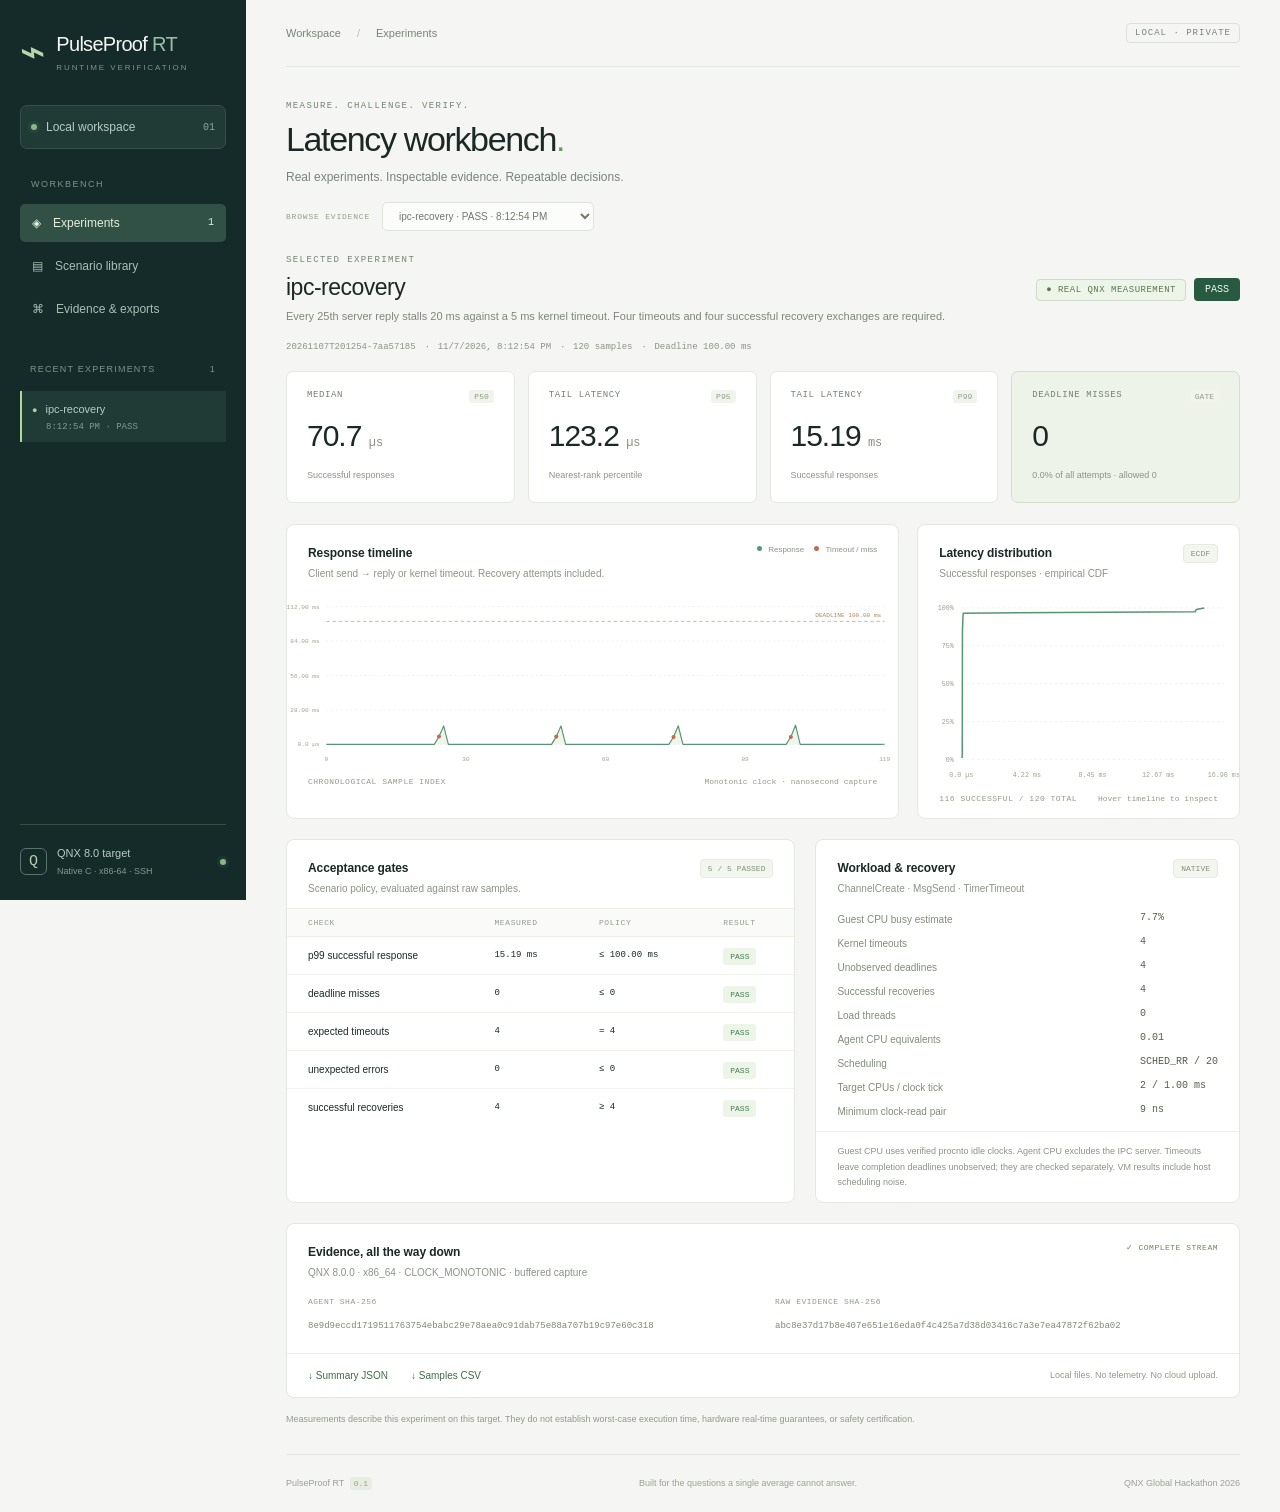
<file: examples/real/ipc-recovery/report.html>
<!doctype html>
<html lang="en">
<head>
<meta charset="utf-8"><meta name="viewport" content="width=device-width, initial-scale=1">
<meta name="description" content="Inspect real QNX timing, native IPC and recovery experiments.">
<title>PulseProof RT · Latency workbench</title>
<style>:root{--bg:#f5f6f3;--paper:#fff;--ink:#1b2826;--muted:#74807b;--line:#e4e8e2;--green:#2a785d;--green-light:#eaf3ec;--red:#be5944;--red-light:#fff0e9;--nav:#142b29;--mono:Consolas,'Courier New',monospace}*{box-sizing:border-box}html{scroll-behavior:smooth}body{margin:0;background:var(--bg);color:var(--ink);font-family:Segoe UI,Arial,sans-serif;font-size:14px;line-height:1.5}button,select,a{font:inherit}button,a,select{outline-offset:4px}button,a{touch-action:manipulation}a{color:inherit;text-decoration:none}[hidden]{display:none!important}.sidebar{position:fixed;width:246px;inset:0 auto 0 0;background:var(--nav);color:#b8cbc4;padding:29px 20px 22px;display:flex;flex-direction:column;z-index:5}.brand{display:flex;gap:11px;align-items:center;color:#f5f8f4;font-size:20px;letter-spacing:-.7px}.brand b{font-weight:400;color:#98c0a9}.brand small{display:block;color:#78998e;font-size:8px;letter-spacing:1.9px;margin-top:3px}.mark{font-size:43px;line-height:1;color:#b8d4ac;transform:rotate(-5deg)}.workspace{display:flex;align-items:center;gap:9px;background:#203b36;border:1px solid #365048;border-radius:7px;padding:12px 10px;margin-top:31px;font-size:12px}.workspace-tag{margin-left:auto;color:#86a596;font:10px var(--mono)}.green-dot{display:inline-block;width:6px;height:6px;border-radius:50%;background:#88b887;box-shadow:0 0 0 3px #88b88715}.nav-caption{font-size:9px;letter-spacing:1.5px;color:#78968c;margin:29px 11px 12px}nav{display:grid;gap:5px}.nav-link{display:flex;gap:12px;align-items:center;padding:10px 12px;border-radius:5px;color:#a7c0b5;font-size:12px}.nav-link span:last-child:not(:first-of-type){margin-left:auto;font:10px var(--mono)}.nav-link.active{background:#315146;color:#e3f1db}.nav-link:hover{background:#29483f}.history-title{display:flex;justify-content:space-between;font-size:9px;letter-spacing:1.2px;margin:35px 10px 15px;color:#78968c}.history{overflow:auto;flex:1;min-height:80px}.history-item{display:block;width:100%;text-align:left;border:0;border-left:2px solid transparent;background:transparent;padding:10px;color:#b8cbc4;cursor:pointer;font-size:11px;margin-bottom:3px}.history-item.selected{background:#203b36;border-left-color:#b2d69b}.history-item:hover{background:#203b36}.history-item small{display:block;font:9px var(--mono);color:#7c9b8f;margin:4px 0 0 14px}.history-dot{font-size:9px;color:#a7d59b;margin-right:8px}.history-dot.fail{color:#e2a18a}.sidebar-foot{display:flex;align-items:center;gap:10px;padding:20px 0 0;border-top:1px solid #345047;font-size:11px;margin-top:15px}.sidebar-foot small{display:block;font-size:9px;color:#7e9b90;margin-top:3px}.sidebar-foot .green-dot{margin-left:auto}.target-symbol{border:1px solid #577467;color:#b7ceae;padding:4px 8px;border-radius:6px;font:15px var(--mono)}main{margin-left:246px;padding:0 40px;max-width:2000px}.topbar{height:67px;display:flex;align-items:center;justify-content:space-between;border-bottom:1px solid var(--line);font-size:11px;color:#78837a}.slash{padding:0 13px;color:#bac1b8}.local-badge{font:9px var(--mono);letter-spacing:1px;color:#78837a;border:1px solid #dce2d7;padding:4px 8px;border-radius:4px}.page-head{display:flex;justify-content:space-between;align-items:center;padding:34px 0 26px;gap:16px}.eyebrow{font:9px var(--mono);letter-spacing:1.4px;color:#758275}.page-head h1{font-size:34px;letter-spacing:-1.35px;font-weight:500;margin:7px 0 7px;line-height:1.25}.page-head h1 span{color:#68985d}.page-head p{margin:0;color:#7a837b;font-size:12px}.head-actions{display:flex;gap:8px}.button{display:inline-flex;justify-content:center;align-items:center;gap:7px;border:1px solid transparent;border-radius:5px;padding:10px 15px;font-size:11px;font-weight:600;cursor:pointer;white-space:nowrap;min-height:38px}.button:disabled{opacity:.6;cursor:wait}.primary{background:#254e3d;color:#f1f6ed;border-color:#254e3d}.primary:hover{background:#193e2e}.secondary{border-color:#d9e0d4;background:#fff;color:#485448}.secondary:hover{background:#edf2e9}.launch-panel{display:flex;align-items:center;gap:14px;padding:16px 20px;background:#edf0e7;border:1px solid #dce2d2;border-radius:8px;margin-bottom:29px}.launch-icon{font-size:23px;color:#62815b;border:1px solid #c8d4bd;border-radius:6px;width:36px;height:36px;text-align:center}.launch-label{margin-right:auto}.launch-label strong{display:block;font-weight:600;font-size:12px}.launch-label span{display:block;font-size:10px;color:#7b8475;margin-top:3px}select{min-width:185px;background:#fff;color:#394638;border:1px solid #d5ddce;border-radius:5px;padding:10px 29px 10px 12px;font-size:11px}.experiment-head{display:flex;align-items:center;justify-content:space-between;gap:18px}.experiment-head h2{font-size:23px;font-weight:500;letter-spacing:-.5px;margin:5px 0 4px}.experiment-head p{margin:0;color:#7f867b;font-size:11px;max-width:690px}.experiment-status{display:flex;gap:8px;align-items:center;flex-shrink:0}.badge{border:1px solid #cedbca;background:#edf4e8;color:#5a7950;border-radius:4px;padding:5px 9px;font:9px var(--mono);letter-spacing:.5px}.badge.synthetic{color:#9b642b;background:#fff0dc;border-color:#edd5ac}.verdict{background:#285941;color:#f2f9ec;font:10px var(--mono);border-radius:4px;padding:6px 11px}.verdict.fail{background:var(--red)}.run-meta{display:flex;flex-wrap:wrap;gap:22px;font:9px var(--mono);color:#8b9288;padding:17px 0 19px}.run-meta span+span{position:relative}.run-meta span+span:before{content:'·';position:absolute;left:-13px}.metrics{display:grid;grid-template-columns:repeat(4,1fr);gap:13px;margin-bottom:21px}.metric{background:#fff;border:1px solid var(--line);border-radius:7px;padding:18px 20px}.metric>span{display:flex;justify-content:space-between;font:9px var(--mono);letter-spacing:.6px;color:#738173}.metric b{font-size:8px;background:#f1f3ed;color:#929c89;font-weight:400;border-radius:3px;padding:2px 5px;letter-spacing:0}.metric strong{display:block;font-size:30px;font-weight:500;line-height:1.2;letter-spacing:-1px;margin:15px 0 9px;font-variant-numeric:tabular-nums}.metric strong em{font:12px var(--mono);font-style:normal;color:#87917f;letter-spacing:0}.metric small{font-size:9px;color:#8b9387}.deadline-card{background:#edf3e9;border-color:#d4dfcb}.deadline-card.has-misses{background:var(--red-light);border-color:#edd1c5}.deadline-card.has-misses strong{color:var(--red)}.charts{display:grid;grid-template-columns:minmax(0,1.9fr) minmax(0,1fr);gap:18px;margin-bottom:20px}.panel{background:#fff;border:1px solid var(--line);border-radius:8px;min-width:0}.panel-head{display:flex;align-items:flex-start;justify-content:space-between;gap:12px;padding:19px 21px 12px}.panel h3{font-size:12px;font-weight:600;margin:0 0 4px;letter-spacing:-.1px}.panel p{font-size:10px;color:#8b9387;margin:0}.chart-key{font-size:8px;color:#8b9387;white-space:nowrap}.chart-key i{display:inline-block;height:5px;width:5px;background:#569876;margin:0 4px 1px 8px;border-radius:50%}.chart-key i.red{background:#be6b50}.chart-wrap{position:relative}svg{display:block;width:100%;height:auto}.chart-foot{display:flex;justify-content:space-between;padding:8px 21px 15px;color:#929b8a;font:8px var(--mono);gap:10px}.chart-foot span:first-child{letter-spacing:.5px}.small-label{font:8px var(--mono);color:#829078;background:#f3f5ef;padding:4px 7px;border:1px solid #e7ebdf;border-radius:4px;white-space:nowrap}.bottom-grid{display:grid;grid-template-columns:1.2fr 1fr;gap:20px;margin-bottom:20px}table{width:100%;border-collapse:collapse;text-align:left;font-size:10px}th{font:8px var(--mono);letter-spacing:.6px;color:#939a8d;background:#fafbf8;font-weight:400;padding:9px 21px;border-block:1px solid #edf0e8}td{padding:11px 21px;border-bottom:1px solid #f0f2ec;white-space:nowrap}tr:last-child td{border-bottom:0}td:nth-child(2),td:nth-child(3){font-family:var(--mono);font-size:9px}.gate-pass,.gate-fail{font:8px var(--mono);padding:4px 7px;border-radius:3px;color:#3c7c4f;background:#edf5e9}.gate-fail{color:#ac6148;background:#fff0e9}dl{padding:0 21px;margin:4px 0 12px;display:grid;grid-template-columns:1fr auto;gap:9px;font-size:10px}dt{color:#818c7b}dd{margin:0;font:10px var(--mono);color:#506049}.measurement-note{border-top:1px solid #edf0e8;padding:12px 21px!important;font-size:9px!important;line-height:1.7}.comparison-panel{display:flex;flex-wrap:wrap;align-items:center;gap:13px;padding:18px 21px;margin-bottom:20px}.comparison-panel>div{margin-right:auto}.comparison-panel select{max-width:330px}.comparison-panel>p{width:100%;margin:0;font:10px var(--mono)}.evidence-panel .panel-head{padding-bottom:17px}.evidence-seal{color:#6b885a;font:8px var(--mono);letter-spacing:.5px}.hashes{display:grid;grid-template-columns:1fr 1fr;gap:24px;padding:0 21px 19px}.hashes span{display:block;font:8px var(--mono);letter-spacing:.5px;color:#929b89;margin-bottom:7px}.hashes code{font:9px var(--mono);overflow-wrap:anywhere;color:#7c8974}.export-row{border-top:1px solid #e9ede3;display:flex;gap:23px;align-items:center;padding:14px 21px;font-size:10px}.export-row a{color:#3d6d48}.export-row a:hover{text-decoration:underline}.export-row span{margin-left:auto;color:#92998d;font-size:9px}.limitation{font-size:9px;color:#92998b;line-height:1.6;margin:14px 0 27px}footer{display:flex;justify-content:space-between;gap:12px;padding:22px 0;border-top:1px solid var(--line);font-size:9px;color:#9aa18f}footer b{font:8px var(--mono);background:#e8ede1;border-radius:3px;padding:2px 4px;margin-left:3px}.tooltip{position:absolute;top:0;left:50px;background:#1e352f;color:#f3f9ed;border-radius:5px;padding:9px 12px;pointer-events:none;font:10px var(--mono);box-shadow:0 6px 20px #153b2922;white-space:pre;z-index:2}.empty{text-align:center;padding:70px 0 100px;color:#76866d}.empty h2{font-size:25px;letter-spacing:-.7px;font-weight:500;color:#344b37;margin:12px}.empty p{font-size:12px;line-height:1.8}.empty-wave{font-size:65px;color:#81a56d}#notice{padding:12px 16px;border:1px solid #e2d5b7;border-radius:6px;margin-bottom:20px;font-size:12px;background:#fff7e7;color:#7d693e}.sr-only{position:absolute;width:1px;height:1px;padding:0;overflow:hidden;clip:rect(0,0,0,0);white-space:nowrap;border:0}@media(min-width:1700px){main{padding-inline:55px}.page-head{padding-top:42px}.metrics{gap:20px}.metric{padding:22px 25px}.metric strong{font-size:35px}.panel-head{padding-top:23px}}@media(max-width:1150px){.sidebar{width:205px;padding-inline:14px}main{margin-left:205px;padding-inline:24px}.launch-label span{display:none}.charts{grid-template-columns:1fr}.distribution-panel svg{max-height:240px}.bottom-grid{grid-template-columns:1fr}.metrics{gap:9px}.metric{padding:14px}.metric strong{font-size:25px}.experiment-status{flex-direction:column}.page-head h1{font-size:29px}.hashes{grid-template-columns:1fr;gap:13px}}@media(max-width:760px){.sidebar{position:static;width:auto;padding:15px 18px;display:block}.sidebar .workspace,.sidebar nav,.sidebar .nav-caption,.history-title,.history,.sidebar-foot{display:none}main{margin-left:0;padding:0 17px}.brand{font-size:19px}.brand small{display:none}.mark{font-size:28px}.topbar{height:48px}.page-head{padding-top:24px;align-items:flex-start}.page-head h1{font-size:27px}.page-head p{font-size:10px}.head-actions{flex-direction:column}.launch-panel{flex-wrap:wrap;padding:14px;gap:10px}.launch-label{flex:1}.launch-icon{display:none}.launch-panel select{flex:1;min-width:140px}.metrics{grid-template-columns:1fr 1fr}.experiment-head{align-items:flex-start}.experiment-head h2{font-size:20px}.run-meta{gap:10px 20px}.experiment-head p{max-width:300px}.chart-key{display:none}.panel-head{padding-inline:15px}td,th{padding-inline:13px}.export-row{flex-wrap:wrap;gap:15px}.export-row span{width:100%;margin-left:0}footer span:nth-child(2){display:none}.comparison-panel select{width:100%;max-width:none}.hashes code{font-size:8px}}
.browse-runs{display:flex;align-items:center;gap:12px;margin:-10px 0 24px}.browse-runs label{font:8px var(--mono);letter-spacing:.8px;color:#939d8b}.browse-runs select{font-size:10px;padding-block:7px;max-width:360px}.browse-runs:has(select:empty){display:none}
</style>
<script>window.__PULSEPROOF_REPORT__={"schema_version": 1, "scenario": {"schema_version": 1, "id": "ipc-recovery", "description": "Every 25th server reply stalls 20 ms against a 5 ms kernel timeout. Four timeouts and four successful recovery exchanges are required.", "mode": "ipc", "parameters": {"samples": 120, "period_us": 5000, "deadline_us": 100000, "work_us": 50, "load_threads": 0, "fault_every": 25, "fault_delay_us": 20000, "timeout_us": 5000, "priority": 20}, "gates": {"p99_success_ns": 100000000, "max_deadline_misses": 0, "expected_timeouts": 4, "min_recoveries": 4}}, "metadata": {"type": "metadata", "schema_version": 1, "source": "qnx-native", "agent_version": "0.1.0", "os": "QNX", "release": "8.0.0", "arch": "x86_64", "machine": "x86pc", "clock": "CLOCK_MONOTONIC", "mode": "ipc", "samples": 120, "period_us": 5000, "deadline_us": 100000, "work_us": 50, "load_threads": 0, "fault_every": 25, "fault_delay_us": 20000, "timeout_us": 5000, "priority": 20, "scheduler": "SCHED_RR", "cpu_count": 2, "tick_ns": 1000000, "clock_resolution_ns": 1000000, "clock_read_min_ns": 9, "cycles_per_second": 3503997000, "started_epoch": 1794082373, "timeout_errno": 260}, "source": "qnx-native", "verdict": "PASS", "latency": {"count": 120, "min_ns": 53726, "p50_ns": 70836, "p95_ns": 6087993, "p99_ns": 15187818, "max_ns": 15644371}, "successful_latency": {"count": 116, "min_ns": 53726, "p50_ns": 70660, "p95_ns": 123161, "p99_ns": 15187818, "max_ns": 15644371}, "wake_lateness": {"count": 120, "min_ns": 0, "p50_ns": 0, "p95_ns": 0, "p99_ns": 0, "max_ns": 0}, "deadline_misses": 0, "unobserved_deadlines": 4, "timeouts": 4, "unexpected_errors": 0, "recoveries": 4, "checks": [{"name": "p99 successful response", "actual": 15187818, "limit": 100000000, "pass": true}, {"name": "deadline misses", "actual": 0, "limit": 0, "pass": true}, {"name": "expected timeouts", "actual": 4, "limit": 4, "pass": true}, {"name": "unexpected errors", "actual": 0, "limit": 0, "pass": true}, {"name": "successful recoveries", "actual": 4, "limit": 4, "pass": true}], "completion": {"type": "complete", "samples": 120, "elapsed_ns": 95520857, "process_cpu_ns": 574744, "system_cpu_available": true, "idle_cpu_ns": 176360021, "cpu_observation_ns": 95525974}, "process_cpu_equivalents": 0.006016947691329863, "system_busy_fraction": 0.07690016853426695, "comparison_signature": "803fc68d4ceef648a09db0d879f09721354793f2e5a97fd86867a9be623009d3", "samples": [{"type": "sample", "sequence": 0, "latency_ns": 70079, "wake_lateness_ns": 0, "error": 0, "timeout": false, "injected": false, "recovery": false, "deadline_miss": false, "deadline_unobserved": false}, {"type": "sample", "sequence": 1, "latency_ns": 64574, "wake_lateness_ns": 0, "error": 0, "timeout": false, "injected": false, "recovery": false, "deadline_miss": false, "deadline_unobserved": false}, {"type": "sample", "sequence": 2, "latency_ns": 63208, "wake_lateness_ns": 0, "error": 0, "timeout": false, "injected": false, "recovery": false, "deadline_miss": false, "deadline_unobserved": false}, {"type": "sample", "sequence": 3, "latency_ns": 65404, "wake_lateness_ns": 0, "error": 0, "timeout": false, "injected": false, "recovery": false, "deadline_miss": false, "deadline_unobserved": false}, {"type": "sample", "sequence": 4, "latency_ns": 69474, "wake_lateness_ns": 0, "error": 0, "timeout": false, "injected": false, "recovery": false, "deadline_miss": false, "deadline_unobserved": false}, {"type": "sample", "sequence": 5, "latency_ns": 66461, "wake_lateness_ns": 0, "error": 0, "timeout": false, "injected": false, "recovery": false, "deadline_miss": false, "deadline_unobserved": false}, {"type": "sample", "sequence": 6, "latency_ns": 67345, "wake_lateness_ns": 0, "error": 0, "timeout": false, "injected": false, "recovery": false, "deadline_miss": false, "deadline_unobserved": false}, {"type": "sample", "sequence": 7, "latency_ns": 65750, "wake_lateness_ns": 0, "error": 0, "timeout": false, "injected": false, "recovery": false, "deadline_miss": false, "deadline_unobserved": false}, {"type": "sample", "sequence": 8, "latency_ns": 61961, "wake_lateness_ns": 0, "error": 0, "timeout": false, "injected": false, "recovery": false, "deadline_miss": false, "deadline_unobserved": false}, {"type": "sample", "sequence": 9, "latency_ns": 63077, "wake_lateness_ns": 0, "error": 0, "timeout": false, "injected": false, "recovery": false, "deadline_miss": false, "deadline_unobserved": false}, {"type": "sample", "sequence": 10, "latency_ns": 66740, "wake_lateness_ns": 0, "error": 0, "timeout": false, "injected": false, "recovery": false, "deadline_miss": false, "deadline_unobserved": false}, {"type": "sample", "sequence": 11, "latency_ns": 68936, "wake_lateness_ns": 0, "error": 0, "timeout": false, "injected": false, "recovery": false, "deadline_miss": false, "deadline_unobserved": false}, {"type": "sample", "sequence": 12, "latency_ns": 66959, "wake_lateness_ns": 0, "error": 0, "timeout": false, "injected": false, "recovery": false, "deadline_miss": false, "deadline_unobserved": false}, {"type": "sample", "sequence": 13, "latency_ns": 66930, "wake_lateness_ns": 0, "error": 0, "timeout": false, "injected": false, "recovery": false, "deadline_miss": false, "deadline_unobserved": false}, {"type": "sample", "sequence": 14, "latency_ns": 68686, "wake_lateness_ns": 0, "error": 0, "timeout": false, "injected": false, "recovery": false, "deadline_miss": false, "deadline_unobserved": false}, {"type": "sample", "sequence": 15, "latency_ns": 64774, "wake_lateness_ns": 0, "error": 0, "timeout": false, "injected": false, "recovery": false, "deadline_miss": false, "deadline_unobserved": false}, {"type": "sample", "sequence": 16, "latency_ns": 64362, "wake_lateness_ns": 0, "error": 0, "timeout": false, "injected": false, "recovery": false, "deadline_miss": false, "deadline_unobserved": false}, {"type": "sample", "sequence": 17, "latency_ns": 69649, "wake_lateness_ns": 0, "error": 0, "timeout": false, "injected": false, "recovery": false, "deadline_miss": false, "deadline_unobserved": false}, {"type": "sample", "sequence": 18, "latency_ns": 66281, "wake_lateness_ns": 0, "error": 0, "timeout": false, "injected": false, "recovery": false, "deadline_miss": false, "deadline_unobserved": false}, {"type": "sample", "sequence": 19, "latency_ns": 67011, "wake_lateness_ns": 0, "error": 0, "timeout": false, "injected": false, "recovery": false, "deadline_miss": false, "deadline_unobserved": false}, {"type": "sample", "sequence": 20, "latency_ns": 65394, "wake_lateness_ns": 0, "error": 0, "timeout": false, "injected": false, "recovery": false, "deadline_miss": false, "deadline_unobserved": false}, {"type": "sample", "sequence": 21, "latency_ns": 66697, "wake_lateness_ns": 0, "error": 0, "timeout": false, "injected": false, "recovery": false, "deadline_miss": false, "deadline_unobserved": false}, {"type": "sample", "sequence": 22, "latency_ns": 69864, "wake_lateness_ns": 0, "error": 0, "timeout": false, "injected": false, "recovery": false, "deadline_miss": false, "deadline_unobserved": false}, {"type": "sample", "sequence": 23, "latency_ns": 66395, "wake_lateness_ns": 0, "error": 0, "timeout": false, "injected": false, "recovery": false, "deadline_miss": false, "deadline_unobserved": false}, {"type": "sample", "sequence": 24, "latency_ns": 6441026, "wake_lateness_ns": 0, "error": 260, "timeout": true, "injected": true, "recovery": false, "deadline_miss": false, "deadline_unobserved": true}, {"type": "sample", "sequence": 25, "latency_ns": 15073487, "wake_lateness_ns": 0, "error": 0, "timeout": false, "injected": false, "recovery": true, "deadline_miss": false, "deadline_unobserved": false}, {"type": "sample", "sequence": 26, "latency_ns": 70660, "wake_lateness_ns": 0, "error": 0, "timeout": false, "injected": false, "recovery": false, "deadline_miss": false, "deadline_unobserved": false}, {"type": "sample", "sequence": 27, "latency_ns": 70823, "wake_lateness_ns": 0, "error": 0, "timeout": false, "injected": false, "recovery": false, "deadline_miss": false, "deadline_unobserved": false}, {"type": "sample", "sequence": 28, "latency_ns": 72323, "wake_lateness_ns": 0, "error": 0, "timeout": false, "injected": false, "recovery": false, "deadline_miss": false, "deadline_unobserved": false}, {"type": "sample", "sequence": 29, "latency_ns": 74403, "wake_lateness_ns": 0, "error": 0, "timeout": false, "injected": false, "recovery": false, "deadline_miss": false, "deadline_unobserved": false}, {"type": "sample", "sequence": 30, "latency_ns": 68253, "wake_lateness_ns": 0, "error": 0, "timeout": false, "injected": false, "recovery": false, "deadline_miss": false, "deadline_unobserved": false}, {"type": "sample", "sequence": 31, "latency_ns": 69163, "wake_lateness_ns": 0, "error": 0, "timeout": false, "injected": false, "recovery": false, "deadline_miss": false, "deadline_unobserved": false}, {"type": "sample", "sequence": 32, "latency_ns": 69041, "wake_lateness_ns": 0, "error": 0, "timeout": false, "injected": false, "recovery": false, "deadline_miss": false, "deadline_unobserved": false}, {"type": "sample", "sequence": 33, "latency_ns": 72151, "wake_lateness_ns": 0, "error": 0, "timeout": false, "injected": false, "recovery": false, "deadline_miss": false, "deadline_unobserved": false}, {"type": "sample", "sequence": 34, "latency_ns": 74748, "wake_lateness_ns": 0, "error": 0, "timeout": false, "injected": false, "recovery": false, "deadline_miss": false, "deadline_unobserved": false}, {"type": "sample", "sequence": 35, "latency_ns": 75231, "wake_lateness_ns": 0, "error": 0, "timeout": false, "injected": false, "recovery": false, "deadline_miss": false, "deadline_unobserved": false}, {"type": "sample", "sequence": 36, "latency_ns": 72995, "wake_lateness_ns": 0, "error": 0, "timeout": false, "injected": false, "recovery": false, "deadline_miss": false, "deadline_unobserved": false}, {"type": "sample", "sequence": 37, "latency_ns": 69212, "wake_lateness_ns": 0, "error": 0, "timeout": false, "injected": false, "recovery": false, "deadline_miss": false, "deadline_unobserved": false}, {"type": "sample", "sequence": 38, "latency_ns": 70889, "wake_lateness_ns": 0, "error": 0, "timeout": false, "injected": false, "recovery": false, "deadline_miss": false, "deadline_unobserved": false}, {"type": "sample", "sequence": 39, "latency_ns": 73597, "wake_lateness_ns": 0, "error": 0, "timeout": false, "injected": false, "recovery": false, "deadline_miss": false, "deadline_unobserved": false}, {"type": "sample", "sequence": 40, "latency_ns": 95764, "wake_lateness_ns": 0, "error": 0, "timeout": false, "injected": false, "recovery": false, "deadline_miss": false, "deadline_unobserved": false}, {"type": "sample", "sequence": 41, "latency_ns": 100526, "wake_lateness_ns": 0, "error": 0, "timeout": false, "injected": false, "recovery": false, "deadline_miss": false, "deadline_unobserved": false}, {"type": "sample", "sequence": 42, "latency_ns": 100896, "wake_lateness_ns": 0, "error": 0, "timeout": false, "injected": false, "recovery": false, "deadline_miss": false, "deadline_unobserved": false}, {"type": "sample", "sequence": 43, "latency_ns": 74499, "wake_lateness_ns": 0, "error": 0, "timeout": false, "injected": false, "recovery": false, "deadline_miss": false, "deadline_unobserved": false}, {"type": "sample", "sequence": 44, "latency_ns": 54011, "wake_lateness_ns": 0, "error": 0, "timeout": false, "injected": false, "recovery": false, "deadline_miss": false, "deadline_unobserved": false}, {"type": "sample", "sequence": 45, "latency_ns": 72150, "wake_lateness_ns": 0, "error": 0, "timeout": false, "injected": false, "recovery": false, "deadline_miss": false, "deadline_unobserved": false}, {"type": "sample", "sequence": 46, "latency_ns": 68368, "wake_lateness_ns": 0, "error": 0, "timeout": false, "injected": false, "recovery": false, "deadline_miss": false, "deadline_unobserved": false}, {"type": "sample", "sequence": 47, "latency_ns": 97296, "wake_lateness_ns": 0, "error": 0, "timeout": false, "injected": false, "recovery": false, "deadline_miss": false, "deadline_unobserved": false}, {"type": "sample", "sequence": 48, "latency_ns": 73915, "wake_lateness_ns": 0, "error": 0, "timeout": false, "injected": false, "recovery": false, "deadline_miss": false, "deadline_unobserved": false}, {"type": "sample", "sequence": 49, "latency_ns": 6363189, "wake_lateness_ns": 0, "error": 260, "timeout": true, "injected": true, "recovery": false, "deadline_miss": false, "deadline_unobserved": true}, {"type": "sample", "sequence": 50, "latency_ns": 15049096, "wake_lateness_ns": 0, "error": 0, "timeout": false, "injected": false, "recovery": true, "deadline_miss": false, "deadline_unobserved": false}, {"type": "sample", "sequence": 51, "latency_ns": 70836, "wake_lateness_ns": 0, "error": 0, "timeout": false, "injected": false, "recovery": false, "deadline_miss": false, "deadline_unobserved": false}, {"type": "sample", "sequence": 52, "latency_ns": 69979, "wake_lateness_ns": 0, "error": 0, "timeout": false, "injected": false, "recovery": false, "deadline_miss": false, "deadline_unobserved": false}, {"type": "sample", "sequence": 53, "latency_ns": 69528, "wake_lateness_ns": 0, "error": 0, "timeout": false, "injected": false, "recovery": false, "deadline_miss": false, "deadline_unobserved": false}, {"type": "sample", "sequence": 54, "latency_ns": 71373, "wake_lateness_ns": 0, "error": 0, "timeout": false, "injected": false, "recovery": false, "deadline_miss": false, "deadline_unobserved": false}, {"type": "sample", "sequence": 55, "latency_ns": 69218, "wake_lateness_ns": 0, "error": 0, "timeout": false, "injected": false, "recovery": false, "deadline_miss": false, "deadline_unobserved": false}, {"type": "sample", "sequence": 56, "latency_ns": 72567, "wake_lateness_ns": 0, "error": 0, "timeout": false, "injected": false, "recovery": false, "deadline_miss": false, "deadline_unobserved": false}, {"type": "sample", "sequence": 57, "latency_ns": 75110, "wake_lateness_ns": 0, "error": 0, "timeout": false, "injected": false, "recovery": false, "deadline_miss": false, "deadline_unobserved": false}, {"type": "sample", "sequence": 58, "latency_ns": 68470, "wake_lateness_ns": 0, "error": 0, "timeout": false, "injected": false, "recovery": false, "deadline_miss": false, "deadline_unobserved": false}, {"type": "sample", "sequence": 59, "latency_ns": 64270, "wake_lateness_ns": 0, "error": 0, "timeout": false, "injected": false, "recovery": false, "deadline_miss": false, "deadline_unobserved": false}, {"type": "sample", "sequence": 60, "latency_ns": 66054, "wake_lateness_ns": 0, "error": 0, "timeout": false, "injected": false, "recovery": false, "deadline_miss": false, "deadline_unobserved": false}, {"type": "sample", "sequence": 61, "latency_ns": 68551, "wake_lateness_ns": 0, "error": 0, "timeout": false, "injected": false, "recovery": false, "deadline_miss": false, "deadline_unobserved": false}, {"type": "sample", "sequence": 62, "latency_ns": 66561, "wake_lateness_ns": 0, "error": 0, "timeout": false, "injected": false, "recovery": false, "deadline_miss": false, "deadline_unobserved": false}, {"type": "sample", "sequence": 63, "latency_ns": 64210, "wake_lateness_ns": 0, "error": 0, "timeout": false, "injected": false, "recovery": false, "deadline_miss": false, "deadline_unobserved": false}, {"type": "sample", "sequence": 64, "latency_ns": 63024, "wake_lateness_ns": 0, "error": 0, "timeout": false, "injected": false, "recovery": false, "deadline_miss": false, "deadline_unobserved": false}, {"type": "sample", "sequence": 65, "latency_ns": 64294, "wake_lateness_ns": 0, "error": 0, "timeout": false, "injected": false, "recovery": false, "deadline_miss": false, "deadline_unobserved": false}, {"type": "sample", "sequence": 66, "latency_ns": 66460, "wake_lateness_ns": 0, "error": 0, "timeout": false, "injected": false, "recovery": false, "deadline_miss": false, "deadline_unobserved": false}, {"type": "sample", "sequence": 67, "latency_ns": 69267, "wake_lateness_ns": 0, "error": 0, "timeout": false, "injected": false, "recovery": false, "deadline_miss": false, "deadline_unobserved": false}, {"type": "sample", "sequence": 68, "latency_ns": 73285, "wake_lateness_ns": 0, "error": 0, "timeout": false, "injected": false, "recovery": false, "deadline_miss": false, "deadline_unobserved": false}, {"type": "sample", "sequence": 69, "latency_ns": 69869, "wake_lateness_ns": 0, "error": 0, "timeout": false, "injected": false, "recovery": false, "deadline_miss": false, "deadline_unobserved": false}, {"type": "sample", "sequence": 70, "latency_ns": 68833, "wake_lateness_ns": 0, "error": 0, "timeout": false, "injected": false, "recovery": false, "deadline_miss": false, "deadline_unobserved": false}, {"type": "sample", "sequence": 71, "latency_ns": 75444, "wake_lateness_ns": 0, "error": 0, "timeout": false, "injected": false, "recovery": false, "deadline_miss": false, "deadline_unobserved": false}, {"type": "sample", "sequence": 72, "latency_ns": 74784, "wake_lateness_ns": 0, "error": 0, "timeout": false, "injected": false, "recovery": false, "deadline_miss": false, "deadline_unobserved": false}, {"type": "sample", "sequence": 73, "latency_ns": 71941, "wake_lateness_ns": 0, "error": 0, "timeout": false, "injected": false, "recovery": false, "deadline_miss": false, "deadline_unobserved": false}, {"type": "sample", "sequence": 74, "latency_ns": 6003193, "wake_lateness_ns": 0, "error": 260, "timeout": true, "injected": true, "recovery": false, "deadline_miss": false, "deadline_unobserved": true}, {"type": "sample", "sequence": 75, "latency_ns": 15187818, "wake_lateness_ns": 0, "error": 0, "timeout": false, "injected": false, "recovery": true, "deadline_miss": false, "deadline_unobserved": false}, {"type": "sample", "sequence": 76, "latency_ns": 75106, "wake_lateness_ns": 0, "error": 0, "timeout": false, "injected": false, "recovery": false, "deadline_miss": false, "deadline_unobserved": false}, {"type": "sample", "sequence": 77, "latency_ns": 75330, "wake_lateness_ns": 0, "error": 0, "timeout": false, "injected": false, "recovery": false, "deadline_miss": false, "deadline_unobserved": false}, {"type": "sample", "sequence": 78, "latency_ns": 70524, "wake_lateness_ns": 0, "error": 0, "timeout": false, "injected": false, "recovery": false, "deadline_miss": false, "deadline_unobserved": false}, {"type": "sample", "sequence": 79, "latency_ns": 71964, "wake_lateness_ns": 0, "error": 0, "timeout": false, "injected": false, "recovery": false, "deadline_miss": false, "deadline_unobserved": false}, {"type": "sample", "sequence": 80, "latency_ns": 85136, "wake_lateness_ns": 0, "error": 0, "timeout": false, "injected": false, "recovery": false, "deadline_miss": false, "deadline_unobserved": false}, {"type": "sample", "sequence": 81, "latency_ns": 74422, "wake_lateness_ns": 0, "error": 0, "timeout": false, "injected": false, "recovery": false, "deadline_miss": false, "deadline_unobserved": false}, {"type": "sample", "sequence": 82, "latency_ns": 73447, "wake_lateness_ns": 0, "error": 0, "timeout": false, "injected": false, "recovery": false, "deadline_miss": false, "deadline_unobserved": false}, {"type": "sample", "sequence": 83, "latency_ns": 70239, "wake_lateness_ns": 0, "error": 0, "timeout": false, "injected": false, "recovery": false, "deadline_miss": false, "deadline_unobserved": false}, {"type": "sample", "sequence": 84, "latency_ns": 68813, "wake_lateness_ns": 0, "error": 0, "timeout": false, "injected": false, "recovery": false, "deadline_miss": false, "deadline_unobserved": false}, {"type": "sample", "sequence": 85, "latency_ns": 65449, "wake_lateness_ns": 0, "error": 0, "timeout": false, "injected": false, "recovery": false, "deadline_miss": false, "deadline_unobserved": false}, {"type": "sample", "sequence": 86, "latency_ns": 53726, "wake_lateness_ns": 0, "error": 0, "timeout": false, "injected": false, "recovery": false, "deadline_miss": false, "deadline_unobserved": false}, {"type": "sample", "sequence": 87, "latency_ns": 65637, "wake_lateness_ns": 0, "error": 0, "timeout": false, "injected": false, "recovery": false, "deadline_miss": false, "deadline_unobserved": false}, {"type": "sample", "sequence": 88, "latency_ns": 65828, "wake_lateness_ns": 0, "error": 0, "timeout": false, "injected": false, "recovery": false, "deadline_miss": false, "deadline_unobserved": false}, {"type": "sample", "sequence": 89, "latency_ns": 71865, "wake_lateness_ns": 0, "error": 0, "timeout": false, "injected": false, "recovery": false, "deadline_miss": false, "deadline_unobserved": false}, {"type": "sample", "sequence": 90, "latency_ns": 73904, "wake_lateness_ns": 0, "error": 0, "timeout": false, "injected": false, "recovery": false, "deadline_miss": false, "deadline_unobserved": false}, {"type": "sample", "sequence": 91, "latency_ns": 71079, "wake_lateness_ns": 0, "error": 0, "timeout": false, "injected": false, "recovery": false, "deadline_miss": false, "deadline_unobserved": false}, {"type": "sample", "sequence": 92, "latency_ns": 69768, "wake_lateness_ns": 0, "error": 0, "timeout": false, "injected": false, "recovery": false, "deadline_miss": false, "deadline_unobserved": false}, {"type": "sample", "sequence": 93, "latency_ns": 69284, "wake_lateness_ns": 0, "error": 0, "timeout": false, "injected": false, "recovery": false, "deadline_miss": false, "deadline_unobserved": false}, {"type": "sample", "sequence": 94, "latency_ns": 71877, "wake_lateness_ns": 0, "error": 0, "timeout": false, "injected": false, "recovery": false, "deadline_miss": false, "deadline_unobserved": false}, {"type": "sample", "sequence": 95, "latency_ns": 70385, "wake_lateness_ns": 0, "error": 0, "timeout": false, "injected": false, "recovery": false, "deadline_miss": false, "deadline_unobserved": false}, {"type": "sample", "sequence": 96, "latency_ns": 69233, "wake_lateness_ns": 0, "error": 0, "timeout": false, "injected": false, "recovery": false, "deadline_miss": false, "deadline_unobserved": false}, {"type": "sample", "sequence": 97, "latency_ns": 72837, "wake_lateness_ns": 0, "error": 0, "timeout": false, "injected": false, "recovery": false, "deadline_miss": false, "deadline_unobserved": false}, {"type": "sample", "sequence": 98, "latency_ns": 72856, "wake_lateness_ns": 0, "error": 0, "timeout": false, "injected": false, "recovery": false, "deadline_miss": false, "deadline_unobserved": false}, {"type": "sample", "sequence": 99, "latency_ns": 6087993, "wake_lateness_ns": 0, "error": 260, "timeout": true, "injected": true, "recovery": false, "deadline_miss": false, "deadline_unobserved": true}, {"type": "sample", "sequence": 100, "latency_ns": 15644371, "wake_lateness_ns": 0, "error": 0, "timeout": false, "injected": false, "recovery": true, "deadline_miss": false, "deadline_unobserved": false}, {"type": "sample", "sequence": 101, "latency_ns": 77970, "wake_lateness_ns": 0, "error": 0, "timeout": false, "injected": false, "recovery": false, "deadline_miss": false, "deadline_unobserved": false}, {"type": "sample", "sequence": 102, "latency_ns": 73332, "wake_lateness_ns": 0, "error": 0, "timeout": false, "injected": false, "recovery": false, "deadline_miss": false, "deadline_unobserved": false}, {"type": "sample", "sequence": 103, "latency_ns": 80224, "wake_lateness_ns": 0, "error": 0, "timeout": false, "injected": false, "recovery": false, "deadline_miss": false, "deadline_unobserved": false}, {"type": "sample", "sequence": 104, "latency_ns": 108680, "wake_lateness_ns": 0, "error": 0, "timeout": false, "injected": false, "recovery": false, "deadline_miss": false, "deadline_unobserved": false}, {"type": "sample", "sequence": 105, "latency_ns": 75780, "wake_lateness_ns": 0, "error": 0, "timeout": false, "injected": false, "recovery": false, "deadline_miss": false, "deadline_unobserved": false}, {"type": "sample", "sequence": 106, "latency_ns": 74497, "wake_lateness_ns": 0, "error": 0, "timeout": false, "injected": false, "recovery": false, "deadline_miss": false, "deadline_unobserved": false}, {"type": "sample", "sequence": 107, "latency_ns": 95153, "wake_lateness_ns": 0, "error": 0, "timeout": false, "injected": false, "recovery": false, "deadline_miss": false, "deadline_unobserved": false}, {"type": "sample", "sequence": 108, "latency_ns": 71184, "wake_lateness_ns": 0, "error": 0, "timeout": false, "injected": false, "recovery": false, "deadline_miss": false, "deadline_unobserved": false}, {"type": "sample", "sequence": 109, "latency_ns": 123161, "wake_lateness_ns": 0, "error": 0, "timeout": false, "injected": false, "recovery": false, "deadline_miss": false, "deadline_unobserved": false}, {"type": "sample", "sequence": 110, "latency_ns": 114913, "wake_lateness_ns": 0, "error": 0, "timeout": false, "injected": false, "recovery": false, "deadline_miss": false, "deadline_unobserved": false}, {"type": "sample", "sequence": 111, "latency_ns": 58337, "wake_lateness_ns": 0, "error": 0, "timeout": false, "injected": false, "recovery": false, "deadline_miss": false, "deadline_unobserved": false}, {"type": "sample", "sequence": 112, "latency_ns": 73437, "wake_lateness_ns": 0, "error": 0, "timeout": false, "injected": false, "recovery": false, "deadline_miss": false, "deadline_unobserved": false}, {"type": "sample", "sequence": 113, "latency_ns": 73096, "wake_lateness_ns": 0, "error": 0, "timeout": false, "injected": false, "recovery": false, "deadline_miss": false, "deadline_unobserved": false}, {"type": "sample", "sequence": 114, "latency_ns": 74547, "wake_lateness_ns": 0, "error": 0, "timeout": false, "injected": false, "recovery": false, "deadline_miss": false, "deadline_unobserved": false}, {"type": "sample", "sequence": 115, "latency_ns": 72930, "wake_lateness_ns": 0, "error": 0, "timeout": false, "injected": false, "recovery": false, "deadline_miss": false, "deadline_unobserved": false}, {"type": "sample", "sequence": 116, "latency_ns": 71955, "wake_lateness_ns": 0, "error": 0, "timeout": false, "injected": false, "recovery": false, "deadline_miss": false, "deadline_unobserved": false}, {"type": "sample", "sequence": 117, "latency_ns": 102672, "wake_lateness_ns": 0, "error": 0, "timeout": false, "injected": false, "recovery": false, "deadline_miss": false, "deadline_unobserved": false}, {"type": "sample", "sequence": 118, "latency_ns": 73033, "wake_lateness_ns": 0, "error": 0, "timeout": false, "injected": false, "recovery": false, "deadline_miss": false, "deadline_unobserved": false}, {"type": "sample", "sequence": 119, "latency_ns": 133295, "wake_lateness_ns": 0, "error": 0, "timeout": false, "injected": false, "recovery": false, "deadline_miss": false, "deadline_unobserved": false}], "run_id": "20261107T201254-7aa57185", "created_at": "2026-11-07T20:12:54.794355+00:00", "provenance": {"agent_sha256": "8e9d9eccd1719511763754ebabc29e78aea0c91dab75e88a707b19c97e60c318", "raw_sha256": "abc8e37d17b8e407e651e16eda0f4c425a7d38d03416c7a3e7ea47872f62ba02", "scenario_sha256": "29ab3c68a7d30d3750221136c492a885f6ad3fbf8c9e2bcb50c38d89f77ffa9e", "transport": "SSH, image-pinned Ed25519 host key", "target_environment": {"host_os": "Microsoft Windows 11 Pro", "host_version": "10.0.26200", "host_build": "26200", "cpu_model": "11th Gen Intel(R) Core(TM) i9-11900K @ 3.50GHz", "logical_cpus": 16, "physical_ram_bytes": 34220597248, "windows_hypervisor_present": true, "vmware_version": "16.2.4 build-20089737", "guest_vcpus": 2, "guest_ram_mb": 2048, "virtualization": "VMware"}, "build_manifest": {"variant": "gcc_ntox86_64", "flags": "-std=c11 -D_QNX_SOURCE -Wall -Wextra -Werror -O2 -g", "binary_sha256": "8e9d9eccd1719511763754ebabc29e78aea0c91dab75e88a707b19c97e60c318", "sources": {"agent/ipc.c": "6264d5b430a763fd91f9c2dbb357334c3df236cd37b00dee58b78fb2991b109a", "agent/load.c": "02cc18e87e88aa9aeea2b8c87d6bb382b19e86eabbabb3efaed9e2fbd6bbb7d2", "agent/main.c": "9fc3f202cb6fc3e8a9b1e2db77ccbcc7d863b42e667bd808738df3b4f3d602ce", "agent/pp.h": "4c7dd8a6bbe195a86d4ab7275871399ea27c6e77ccc6aa30d586e2171ae8dc7e", "agent/system.c": "192c3ac64c3a04301b20bc71e3ad607854e14acf0dd11ebad8223ffbdbf04a26", "agent/timing.c": "4cdbff46eaa60d8952b701761692951a58d0a6f73e24ff91312af4c6b97ea771"}}}, "target_os": "QNX pulseproof-qnx 8.0.0 2026/06/05-16:26:03EDT x86pc x86_64"};</script>
</head>
<body>
<aside class="sidebar">
  <a class="brand" href="#overview" aria-label="PulseProof RT overview"><span class="mark">⌁</span><span>PulseProof <b>RT</b><small>RUNTIME VERIFICATION</small></span></a>
  <div class="workspace"><span class="green-dot"></span> Local workspace <span class="workspace-tag">01</span></div>
  <p class="nav-caption">WORKBENCH</p>
  <nav><a class="nav-link active" href="#overview">◈ <span>Experiments</span><span id="run-count">0</span></a><a class="nav-link" href="#scenario-panel">▤ <span>Scenario library</span></a><a class="nav-link" href="#evidence-panel">⌘ <span>Evidence & exports</span></a></nav>
  <div class="history-title"><span>RECENT EXPERIMENTS</span><span id="history-count"></span></div>
  <div id="history" class="history" aria-label="Experiment history"></div>
  <div class="sidebar-foot"><div class="target-symbol">Q</div><div>QNX 8.0 target<small>Native C · x86-64 · SSH</small></div><span class="green-dot"></span></div>
</aside>
<main id="overview">
  <header class="topbar"><span>Workspace <span class="slash">/</span> Experiments</span><span class="local-badge">LOCAL · PRIVATE</span></header>
  <section class="page-head"><div><div class="eyebrow">MEASURE. CHALLENGE. VERIFY.</div><h1>Latency workbench<span>.</span></h1><p>Real experiments. Inspectable evidence. Repeatable decisions.</p></div><div class="head-actions"><button id="refresh" class="button secondary" type="button">↻ Refresh</button><a id="report-download" class="button secondary" hidden download>↓ HTML report</a></div></section>
  <section id="scenario-panel" class="launch-panel"><div class="launch-icon">↗</div><div class="launch-label"><strong>Start an experiment</strong><span>Run a bounded workload on your connected QNX target.</span></div><label class="sr-only" for="scenario">Scenario</label><select id="scenario"></select><button id="run" class="button primary" type="button">▶ Run experiment</button></section>
  <div id="notice" role="status" aria-live="polite" hidden></div>
  <div class="browse-runs"><label for="run-picker">BROWSE EVIDENCE</label><select id="run-picker" aria-label="Experiment history picker"></select></div>
  <section id="empty" class="empty" hidden><span class="empty-wave">⌁</span><h2>Your evidence starts here.</h2><p>Choose a scenario and run your first QNX experiment.<br>Charts appear only after a complete, validated measurement.</p></section>
  <div id="results" hidden>
    <section class="experiment-head"><div><div class="eyebrow">SELECTED EXPERIMENT</div><h2 id="experiment-name"></h2><p id="experiment-description"></p></div><div class="experiment-status"><span id="source-badge" class="badge"></span><span id="verdict" class="verdict"></span></div></section>
    <div class="run-meta"><span id="run-id"></span><span id="run-time"></span><span id="sample-count"></span><span id="deadline"></span></div>
    <section class="metrics" aria-label="Latency statistics"><article class="metric"><span>MEDIAN <b>P50</b></span><strong id="p50">—</strong><small>Successful responses</small></article><article class="metric"><span>TAIL LATENCY <b>P95</b></span><strong id="p95">—</strong><small>Nearest-rank percentile</small></article><article class="metric"><span>TAIL LATENCY <b>P99</b></span><strong id="p99">—</strong><small>Successful responses</small></article><article class="metric deadline-card"><span>DEADLINE MISSES <b>GATE</b></span><strong id="misses">—</strong><small id="miss-rate"></small></article></section>
    <section class="charts"><article class="panel timeline-panel"><div class="panel-head"><div><h3>Response timeline</h3><p id="timeline-caption"></p></div><span class="chart-key"><i></i> Response <i class="red"></i> Timeout / miss</span></div><div class="chart-wrap"><svg id="timeline" viewBox="0 0 900 260" role="img" aria-label="Measured response times by sample"></svg><div id="tooltip" class="tooltip" hidden></div></div><div class="chart-foot"><span>CHRONOLOGICAL SAMPLE INDEX</span><span>Monotonic clock · nanosecond capture</span></div></article><article class="panel distribution-panel"><div class="panel-head"><div><h3>Latency distribution</h3><p>Successful responses · empirical CDF</p></div><span class="small-label">ECDF</span></div><svg id="distribution" viewBox="0 0 430 260" role="img" aria-label="Empirical cumulative latency distribution"></svg><div class="chart-foot"><span id="distribution-count"></span><span>Hover timeline to inspect</span></div></article></section>
    <section class="bottom-grid"><article class="panel"><div class="panel-head"><div><h3>Acceptance gates</h3><p>Scenario policy, evaluated against raw samples.</p></div><span id="gate-count" class="small-label"></span></div><table><thead><tr><th>CHECK</th><th>MEASURED</th><th>POLICY</th><th>RESULT</th></tr></thead><tbody id="gates"></tbody></table></article><article class="panel recovery-panel"><div class="panel-head"><div><h3>Workload & recovery</h3><p id="native-api"></p></div><span class="small-label">NATIVE</span></div><dl id="runtime-details"></dl><p class="measurement-note">Guest CPU uses verified procnto idle clocks. Agent CPU excludes the IPC server. Timeouts leave completion deadlines unobserved; they are checked separately. VM results include host scheduling noise.</p></article></section>
    <section class="panel comparison-panel"><div><h3>Compare a compatible baseline</h3><p>Clock, target configuration, agent binary and workload must match.</p></div><label class="sr-only" for="baseline">Baseline experiment</label><select id="baseline"></select><button id="compare" class="button secondary" type="button">Compare P99 ↗</button><p id="comparison-result" aria-live="polite"></p></section>
    <section id="evidence-panel" class="panel evidence-panel"><div class="panel-head"><div><h3>Evidence, all the way down</h3><p id="evidence-caption"></p></div><span class="evidence-seal">✓ COMPLETE STREAM</span></div><div class="hashes"><div><span>AGENT SHA-256</span><code id="agent-hash"></code></div><div><span>RAW EVIDENCE SHA-256</span><code id="raw-hash"></code></div></div><div class="export-row"><a id="json-download" download>↓ Summary JSON</a><a id="csv-download" download>↓ Samples CSV</a><a id="raw-download" download>↓ Raw NDJSON</a><span>Local files. No telemetry. No cloud upload.</span></div></section>
    <p class="limitation">Measurements describe this experiment on this target. They do not establish worst-case execution time, hardware real-time guarantees, or safety certification.</p>
  </div>
  <footer><span>PulseProof RT <b>0.1</b></span><span>Built for the questions a single average cannot answer.</span><span>QNX Global Hackathon 2026</span></footer>
</main>
<script>'use strict';
(() => {
  const $ = id => document.getElementById(id);
  const report = window.__PULSEPROOF_REPORT__;
  let state = {runs:[],scenarios:[],job:{}}, selected, token, busy=false;
  const ns = value => value == null ? '—' : value >= 1e6 ? (value/1e6).toFixed(2)+' ms' : (value/1e3).toFixed(1)+' µs';
  const txt = (id, value) => { $(id).textContent = value; };
  function metric(id, value) {
    const node=$(id); node.replaceChildren();
    if(value==null){node.textContent='—';return;}
    const parts=ns(value).split(' '); node.append(document.createTextNode(parts[0]+' '));
    const unit=document.createElement('em');unit.textContent=parts[1];node.append(unit);
  }
  function notice(message) { $('notice').hidden=!message; txt('notice',message||''); }
  async function api(url, options) {
    const response=await fetch(url,options); const body=await response.json();
    if(!response.ok) throw new Error(body.error||'Request failed'); return body;
  }
  function svgNode(name, attributes={}, text) {
    const node=document.createElementNS('http://www.w3.org/2000/svg',name);
    for(const [key,value] of Object.entries(attributes))node.setAttribute(key,String(value));
    if(text!=null)node.textContent=text; return node;
  }
  function grid(svg,width,height,maxX,maxY,xLabel) {
    const left=58,right=20,top=20,bottom=37,w=width-left-right,h=height-top-bottom;
    const x=v=>left+v/Math.max(maxX,1)*w,y=v=>top+h-v/Math.max(maxY,1)*h;
    for(let i=0;i<=4;i++) {
      const yy=top+i*h/4;
      svg.append(svgNode('line',{x1:left,x2:width-right,y1:yy,y2:yy,stroke:'#e9ede4','stroke-dasharray':'3 4'}));
      svg.append(svgNode('text',{x:left-10,y:yy+3,'text-anchor':'end',fill:'#9aa38f','font-size':9,'font-family':'Consolas,monospace'},xLabel ? (100-i*25)+'%' : ns(maxY*(1-i/4))));
    }
    for(let i=0;i<=4;i++) {
      const v=maxX*i/4;
      svg.append(svgNode('text',{x:x(v),y:height-13,'text-anchor':'middle',fill:'#9aa38f','font-size':9,'font-family':'Consolas,monospace'},xLabel?ns(v):Math.round(v)));
    }
    return {x,y,left,top,w,h};
  }
  function charts(run) {
    const samples=run.samples,timeline=$('timeline');timeline.replaceChildren();
    const deadline=run.scenario.parameters.deadline_us*1000;
    const maxY=Math.max(deadline,...samples.map(s=>s.latency_ns))*1.12;
    const {x,y}=grid(timeline,900,260,samples.length-1,maxY,false);
    timeline.append(svgNode('line',{x1:58,x2:880,y1:y(deadline),y2:y(deadline),stroke:'#c69165','stroke-dasharray':'5 4','stroke-width':1}));
    timeline.append(svgNode('text',{x:875,y:y(deadline)-7,'text-anchor':'end',fill:'#ad845d','font-size':9,'font-family':'Consolas,monospace'},'DEADLINE '+ns(deadline)));
    const points=samples.map((s,i)=>x(i)+','+y(s.latency_ns)).join(' ');
    timeline.append(svgNode('polygon',{points:'58,223 '+points+' '+x(samples.length-1)+',223',fill:'#eaf2e5',opacity:.75}));
    timeline.append(svgNode('polyline',{points,fill:'none',stroke:'#579474','stroke-width':1.7,'stroke-linejoin':'round'}));
    samples.forEach((s,i)=> {if(s.deadline_miss||s.timeout)timeline.append(svgNode('circle',{cx:x(i),cy:y(s.latency_ns),r:3,fill:'#be6b50'}));});
    const cursor=svgNode('line',{x1:0,x2:0,y1:20,y2:223,stroke:'#7b9272','stroke-dasharray':'2 3',visibility:'hidden'});timeline.append(cursor);
    timeline.onpointermove=event=>{
      const rect=timeline.getBoundingClientRect(),px=(event.clientX-rect.left)*900/rect.width;
      const index=Math.max(0,Math.min(samples.length-1,Math.round((px-58)/822*(samples.length-1))));
      const s=samples[index];cursor.setAttribute('x1',x(index));cursor.setAttribute('x2',x(index));cursor.setAttribute('visibility','visible');
      txt('tooltip',`Sample ${index} · ${ns(s.latency_ns)}\nWake lateness ${ns(s.wake_lateness_ns)}\n${s.timeout?'KERNEL TIMEOUT':s.deadline_miss?'DEADLINE MISS':'OK'}${s.recovery?' · RECOVERY':''}${s.injected?' · INJECTED STALL':''}`);
      $('tooltip').hidden=false;$('tooltip').style.left=Math.min(rect.width-245,Math.max(5,event.clientX-rect.left+10))+'px';
    };
    timeline.onpointerleave=()=>{$('tooltip').hidden=true;cursor.setAttribute('visibility','hidden');};
    const values=samples.filter(s=>!s.error).map(s=>s.latency_ns).sort((a,b)=>a-b),cdf=$('distribution');cdf.replaceChildren();
    if(values.length){
      const coords=grid(cdf,430,260,values[values.length-1]*1.08,100,true);
      const points=values.map((v,i)=>coords.x(v)+','+coords.y((i+1)*100/values.length)).join(' ');
      cdf.append(svgNode('polyline',{points,fill:'none',stroke:'#579474','stroke-width':2}));
    }
    txt('distribution-count',values.length+' SUCCESSFUL / '+samples.length+' TOTAL');
  }
  function exports(run) {
    if(!report){
      for(const [id,file] of [['json-download','summary.json'],['csv-download','samples.csv'],['raw-download','raw.ndjson'],['report-download','report.html']]){$(id).href='/api/runs/'+run.run_id+'/'+file;$(id).download=run.scenario.id+'-'+file;}
      $('report-download').hidden=false;
    } else {
      $('report-download').hidden=true;$('raw-download').hidden=true;
      const blob=(id,body,type,name)=>{$(id).href=URL.createObjectURL(new Blob([body],{type}));$(id).download=name;};
      blob('json-download',JSON.stringify(run,null,2),'application/json','summary.json');
      const fields=Object.keys(run.samples[0]);const rows=[fields.join(','),...run.samples.map(s=>fields.map(f=>String(s[f])).join(','))];
      blob('csv-download',rows.join('\n'),'text/csv','samples.csv');
    }
  }
  function render(run) {
    selected=run;$('results').hidden=false;$('empty').hidden=true;
    txt('experiment-name',run.scenario.id);txt('experiment-description',run.scenario.description);
    txt('source-badge',run.source==='qnx-native'?'● REAL QNX MEASUREMENT':'SYNTHETIC FIXTURE');$('source-badge').classList.toggle('synthetic',run.source!=='qnx-native');
    txt('verdict',run.verdict);$('verdict').classList.toggle('fail',run.verdict!=='PASS');
    txt('run-id',run.run_id||'Offline analysis');txt('run-time',run.created_at?new Date(run.created_at).toLocaleString():'');
    txt('sample-count',run.samples.length+' samples');txt('deadline','Deadline '+ns(run.scenario.parameters.deadline_us*1000));
    for(const key of ['p50','p95','p99'])metric(key,run.successful_latency[key+'_ns']);
    txt('misses',run.deadline_misses);txt('miss-rate',(run.deadline_misses/run.samples.length*100).toFixed(1)+'% of all attempts · allowed '+run.scenario.gates.max_deadline_misses);
    document.querySelector('.deadline-card').classList.toggle('has-misses',run.deadline_misses>run.scenario.gates.max_deadline_misses);
    txt('timeline-caption',run.scenario.mode==='timer'?'Scheduled release → work completion, including backlog.':'Client send → reply or kernel timeout. Recovery attempts included.');
    charts(run);$('gates').replaceChildren();
    run.checks.forEach(check=>{
      const row=document.createElement('tr');const latency=check.name.startsWith('p99');
      const policy=check.name==='expected timeouts'?'= ':check.name==='successful recoveries'?'≥ ':'≤ ';
      for(const text of [check.name,latency?ns(check.actual):String(check.actual),policy+(latency?ns(check.limit):check.limit)]){const cell=document.createElement('td');cell.textContent=text;row.append(cell);}
      const cell=document.createElement('td'),badge=document.createElement('span');badge.className=check.pass?'gate-pass':'gate-fail';badge.textContent=check.pass?'PASS':'FAIL';cell.append(badge);row.append(cell);$('gates').append(row);
    });
    txt('gate-count',run.checks.filter(c=>c.pass).length+' / '+run.checks.length+' PASSED');
    txt('native-api',run.scenario.mode==='ipc'?'ChannelCreate · MsgSend · TimerTimeout':'clock_nanosleep · CLOCK_MONOTONIC');
    $('runtime-details').replaceChildren();
    const m=run.metadata;
    const details={'Guest CPU busy estimate':run.system_busy_fraction==null?'Unavailable':(100*run.system_busy_fraction).toFixed(1)+'%','Kernel timeouts':run.timeouts,'Unobserved deadlines':run.unobserved_deadlines??'Legacy run','Successful recoveries':run.recoveries,'Load threads':m.load_threads,'Agent CPU equivalents':run.process_cpu_equivalents.toFixed(2),'Scheduling':m.scheduler+' / '+m.priority,'Target CPUs / clock tick':m.cpu_count+' / '+ns(m.tick_ns),'Minimum clock-read pair':m.clock_read_min_ns+' ns'};
    for(const [key,value] of Object.entries(details)){const dt=document.createElement('dt'),dd=document.createElement('dd');dt.textContent=key;dd.textContent=value;$('runtime-details').append(dt,dd);}
    txt('agent-hash',run.provenance?.agent_sha256||'Not supplied in offline analysis');txt('raw-hash',run.provenance?.raw_sha256||'Not supplied in offline analysis');
    txt('evidence-caption',(m.os||'')+' '+(m.release||'')+' · '+(m.arch||'')+' · '+m.clock+' · buffered capture');
    txt('comparison-result','');$('baseline').replaceChildren();
    const compatible=state.runs.filter(item=>item.run_id!==run.run_id&&item.target_os===run.target_os&&item.comparison_signature===run.comparison_signature&&item.provenance?.agent_sha256===run.provenance?.agent_sha256&&JSON.stringify(item.provenance?.target_environment)===JSON.stringify(run.provenance?.target_environment));
    if(!compatible.length){const option=document.createElement('option');option.textContent='No compatible earlier run';option.value='';$('baseline').append(option);}
    compatible.forEach(item=>{const option=document.createElement('option');option.value=item.run_id;option.textContent=item.scenario.id+' · '+new Date(item.created_at).toLocaleTimeString();$('baseline').append(option);});
    $('compare').disabled=!compatible.length||!!report;
    document.querySelector('.comparison-panel').hidden=!!report;
    exports(run);renderHistory();
  }
  function renderHistory() {
    $('history').replaceChildren();txt('run-count',state.runs.length);txt('history-count',state.runs.length);
    $('run-picker').replaceChildren();
    state.runs.forEach(item=>{
      const option=document.createElement('option');option.value=item.run_id;option.textContent=item.scenario.id+' · '+item.verdict+' · '+(item.created_at?new Date(item.created_at).toLocaleTimeString():'');$('run-picker').append(option);
      const button=document.createElement('button');button.type='button';button.className='history-item'+(item.run_id===selected?.run_id?' selected':'');
      const dot=document.createElement('span');dot.className='history-dot'+(item.verdict==='PASS'?'':' fail');dot.textContent='●';
      const small=document.createElement('small');small.textContent=(item.created_at?new Date(item.created_at).toLocaleTimeString():'')+' · '+item.verdict;
      button.append(dot,document.createTextNode(item.scenario.id),small);button.onclick=()=>report?render(report):selectRun(item.run_id);$('history').append(button);
    });
    if(selected)$('run-picker').value=selected.run_id;
  }
  $('run-picker').onchange=()=>selectRun($('run-picker').value);
  async function selectRun(id) {try{render(await api('/api/runs/'+id+'/summary.json'));}catch(error){notice(error.message);}}
  async function refresh(chooseNew=false) {
    state=await api('/api/state');token=state.token;
    if(!$('scenario').options.length){state.scenarios.forEach(s=>{const option=document.createElement('option');option.value=s.id;option.textContent=s.id;$('scenario').append(option);});$('scenario').value='timer-baseline';}
    $('run').disabled=state.job.running;txt('run',state.job.running?'Measuring on QNX…':'▶ Run experiment');
    renderHistory();
    if(state.runs.length&&(!selected||chooseNew))await selectRun(chooseNew&&state.job.run_id?state.job.run_id:state.runs[0].run_id);
    if(!state.runs.length)$('empty').hidden=false;
    if(state.job.error)notice(state.job.error);
    return state.job.running;
  }
  $('refresh').onclick=()=>refresh().catch(e=>notice(e.message));
  $('run').onclick=async()=>{
    if(busy)return;busy=true;notice('Running on the QNX target. Evidence will appear after the complete stream is verified.');
    try{
      await api('/api/run',{method:'POST',headers:{'Content-Type':'application/json','X-PulseProof-Token':token},body:JSON.stringify({scenario:$('scenario').value})});
      $('run').disabled=true;
      while(await refresh(false))await new Promise(resolve=>setTimeout(resolve,700));
      await refresh(true);if(!state.job.error)notice('Experiment complete. Results below are from the real QNX target.');
    }catch(error){notice(error.message);}finally{busy=false;$('run').disabled=false;}
  };
  $('compare').onclick=async()=>{
    try{
      const before=await api('/api/runs/'+$('baseline').value+'/summary.json'),a=before.successful_latency.p99_ns,b=selected.successful_latency.p99_ns;
      if(!(a>0)||b==null)throw new Error('Successful nonzero baseline required.');
      const delta=(b-a)*100/a;
      txt('comparison-result',(delta<=20&&selected.verdict==='PASS'?'PASS':'FAIL')+' · P99 '+(delta>=0?'+':'')+delta.toFixed(1)+'% · '+ns(a)+' → '+ns(b)+' · maximum regression 20%');
    }catch(error){txt('comparison-result',error.message);}
  };
  if(report){state.runs=[report];$('scenario-panel').hidden=true;$('refresh').hidden=true;$('run-picker').disabled=true;render(report);}
  else refresh().catch(error=>{notice('Workbench could not load: '+error.message);$('empty').hidden=false;});
})();
</script></body></html>
</file>
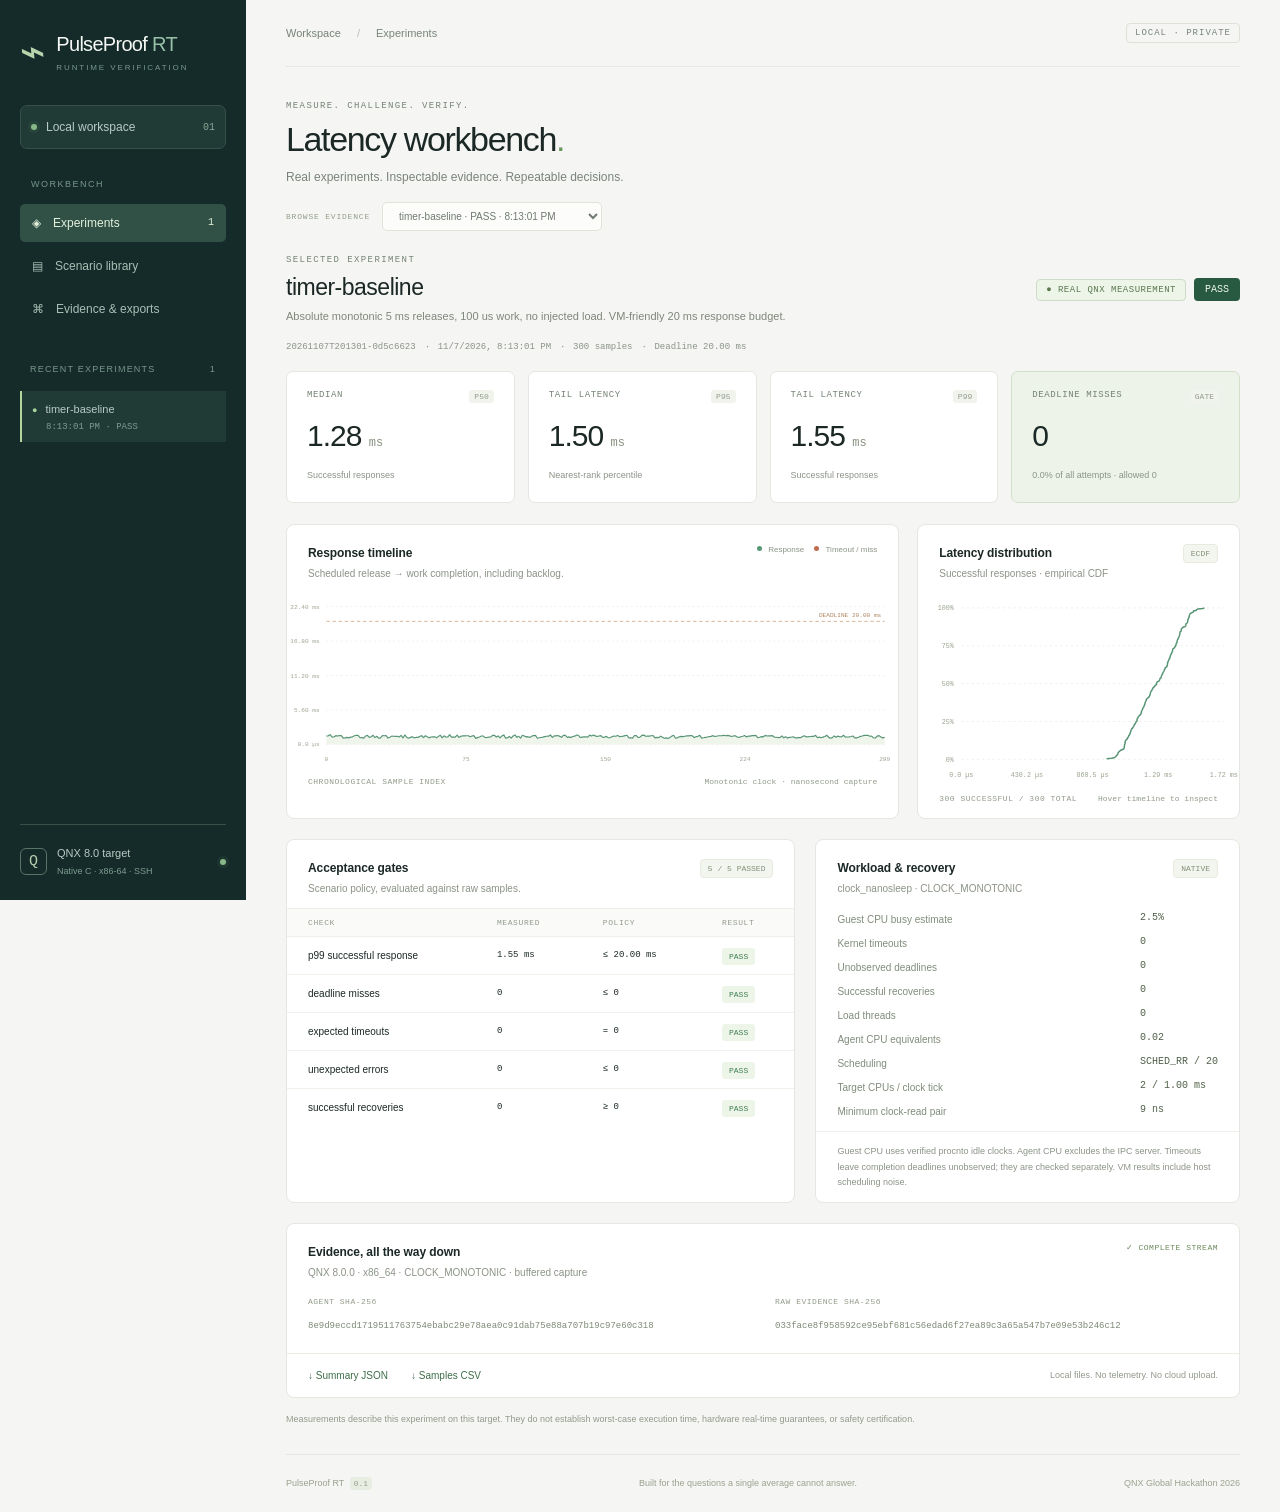
<file: examples/real/timer-baseline/report.html>
<!doctype html>
<html lang="en">
<head>
<meta charset="utf-8"><meta name="viewport" content="width=device-width, initial-scale=1">
<meta name="description" content="Inspect real QNX timing, native IPC and recovery experiments.">
<title>PulseProof RT · Latency workbench</title>
<style>:root{--bg:#f5f6f3;--paper:#fff;--ink:#1b2826;--muted:#74807b;--line:#e4e8e2;--green:#2a785d;--green-light:#eaf3ec;--red:#be5944;--red-light:#fff0e9;--nav:#142b29;--mono:Consolas,'Courier New',monospace}*{box-sizing:border-box}html{scroll-behavior:smooth}body{margin:0;background:var(--bg);color:var(--ink);font-family:Segoe UI,Arial,sans-serif;font-size:14px;line-height:1.5}button,select,a{font:inherit}button,a,select{outline-offset:4px}button,a{touch-action:manipulation}a{color:inherit;text-decoration:none}[hidden]{display:none!important}.sidebar{position:fixed;width:246px;inset:0 auto 0 0;background:var(--nav);color:#b8cbc4;padding:29px 20px 22px;display:flex;flex-direction:column;z-index:5}.brand{display:flex;gap:11px;align-items:center;color:#f5f8f4;font-size:20px;letter-spacing:-.7px}.brand b{font-weight:400;color:#98c0a9}.brand small{display:block;color:#78998e;font-size:8px;letter-spacing:1.9px;margin-top:3px}.mark{font-size:43px;line-height:1;color:#b8d4ac;transform:rotate(-5deg)}.workspace{display:flex;align-items:center;gap:9px;background:#203b36;border:1px solid #365048;border-radius:7px;padding:12px 10px;margin-top:31px;font-size:12px}.workspace-tag{margin-left:auto;color:#86a596;font:10px var(--mono)}.green-dot{display:inline-block;width:6px;height:6px;border-radius:50%;background:#88b887;box-shadow:0 0 0 3px #88b88715}.nav-caption{font-size:9px;letter-spacing:1.5px;color:#78968c;margin:29px 11px 12px}nav{display:grid;gap:5px}.nav-link{display:flex;gap:12px;align-items:center;padding:10px 12px;border-radius:5px;color:#a7c0b5;font-size:12px}.nav-link span:last-child:not(:first-of-type){margin-left:auto;font:10px var(--mono)}.nav-link.active{background:#315146;color:#e3f1db}.nav-link:hover{background:#29483f}.history-title{display:flex;justify-content:space-between;font-size:9px;letter-spacing:1.2px;margin:35px 10px 15px;color:#78968c}.history{overflow:auto;flex:1;min-height:80px}.history-item{display:block;width:100%;text-align:left;border:0;border-left:2px solid transparent;background:transparent;padding:10px;color:#b8cbc4;cursor:pointer;font-size:11px;margin-bottom:3px}.history-item.selected{background:#203b36;border-left-color:#b2d69b}.history-item:hover{background:#203b36}.history-item small{display:block;font:9px var(--mono);color:#7c9b8f;margin:4px 0 0 14px}.history-dot{font-size:9px;color:#a7d59b;margin-right:8px}.history-dot.fail{color:#e2a18a}.sidebar-foot{display:flex;align-items:center;gap:10px;padding:20px 0 0;border-top:1px solid #345047;font-size:11px;margin-top:15px}.sidebar-foot small{display:block;font-size:9px;color:#7e9b90;margin-top:3px}.sidebar-foot .green-dot{margin-left:auto}.target-symbol{border:1px solid #577467;color:#b7ceae;padding:4px 8px;border-radius:6px;font:15px var(--mono)}main{margin-left:246px;padding:0 40px;max-width:2000px}.topbar{height:67px;display:flex;align-items:center;justify-content:space-between;border-bottom:1px solid var(--line);font-size:11px;color:#78837a}.slash{padding:0 13px;color:#bac1b8}.local-badge{font:9px var(--mono);letter-spacing:1px;color:#78837a;border:1px solid #dce2d7;padding:4px 8px;border-radius:4px}.page-head{display:flex;justify-content:space-between;align-items:center;padding:34px 0 26px;gap:16px}.eyebrow{font:9px var(--mono);letter-spacing:1.4px;color:#758275}.page-head h1{font-size:34px;letter-spacing:-1.35px;font-weight:500;margin:7px 0 7px;line-height:1.25}.page-head h1 span{color:#68985d}.page-head p{margin:0;color:#7a837b;font-size:12px}.head-actions{display:flex;gap:8px}.button{display:inline-flex;justify-content:center;align-items:center;gap:7px;border:1px solid transparent;border-radius:5px;padding:10px 15px;font-size:11px;font-weight:600;cursor:pointer;white-space:nowrap;min-height:38px}.button:disabled{opacity:.6;cursor:wait}.primary{background:#254e3d;color:#f1f6ed;border-color:#254e3d}.primary:hover{background:#193e2e}.secondary{border-color:#d9e0d4;background:#fff;color:#485448}.secondary:hover{background:#edf2e9}.launch-panel{display:flex;align-items:center;gap:14px;padding:16px 20px;background:#edf0e7;border:1px solid #dce2d2;border-radius:8px;margin-bottom:29px}.launch-icon{font-size:23px;color:#62815b;border:1px solid #c8d4bd;border-radius:6px;width:36px;height:36px;text-align:center}.launch-label{margin-right:auto}.launch-label strong{display:block;font-weight:600;font-size:12px}.launch-label span{display:block;font-size:10px;color:#7b8475;margin-top:3px}select{min-width:185px;background:#fff;color:#394638;border:1px solid #d5ddce;border-radius:5px;padding:10px 29px 10px 12px;font-size:11px}.experiment-head{display:flex;align-items:center;justify-content:space-between;gap:18px}.experiment-head h2{font-size:23px;font-weight:500;letter-spacing:-.5px;margin:5px 0 4px}.experiment-head p{margin:0;color:#7f867b;font-size:11px;max-width:690px}.experiment-status{display:flex;gap:8px;align-items:center;flex-shrink:0}.badge{border:1px solid #cedbca;background:#edf4e8;color:#5a7950;border-radius:4px;padding:5px 9px;font:9px var(--mono);letter-spacing:.5px}.badge.synthetic{color:#9b642b;background:#fff0dc;border-color:#edd5ac}.verdict{background:#285941;color:#f2f9ec;font:10px var(--mono);border-radius:4px;padding:6px 11px}.verdict.fail{background:var(--red)}.run-meta{display:flex;flex-wrap:wrap;gap:22px;font:9px var(--mono);color:#8b9288;padding:17px 0 19px}.run-meta span+span{position:relative}.run-meta span+span:before{content:'·';position:absolute;left:-13px}.metrics{display:grid;grid-template-columns:repeat(4,1fr);gap:13px;margin-bottom:21px}.metric{background:#fff;border:1px solid var(--line);border-radius:7px;padding:18px 20px}.metric>span{display:flex;justify-content:space-between;font:9px var(--mono);letter-spacing:.6px;color:#738173}.metric b{font-size:8px;background:#f1f3ed;color:#929c89;font-weight:400;border-radius:3px;padding:2px 5px;letter-spacing:0}.metric strong{display:block;font-size:30px;font-weight:500;line-height:1.2;letter-spacing:-1px;margin:15px 0 9px;font-variant-numeric:tabular-nums}.metric strong em{font:12px var(--mono);font-style:normal;color:#87917f;letter-spacing:0}.metric small{font-size:9px;color:#8b9387}.deadline-card{background:#edf3e9;border-color:#d4dfcb}.deadline-card.has-misses{background:var(--red-light);border-color:#edd1c5}.deadline-card.has-misses strong{color:var(--red)}.charts{display:grid;grid-template-columns:minmax(0,1.9fr) minmax(0,1fr);gap:18px;margin-bottom:20px}.panel{background:#fff;border:1px solid var(--line);border-radius:8px;min-width:0}.panel-head{display:flex;align-items:flex-start;justify-content:space-between;gap:12px;padding:19px 21px 12px}.panel h3{font-size:12px;font-weight:600;margin:0 0 4px;letter-spacing:-.1px}.panel p{font-size:10px;color:#8b9387;margin:0}.chart-key{font-size:8px;color:#8b9387;white-space:nowrap}.chart-key i{display:inline-block;height:5px;width:5px;background:#569876;margin:0 4px 1px 8px;border-radius:50%}.chart-key i.red{background:#be6b50}.chart-wrap{position:relative}svg{display:block;width:100%;height:auto}.chart-foot{display:flex;justify-content:space-between;padding:8px 21px 15px;color:#929b8a;font:8px var(--mono);gap:10px}.chart-foot span:first-child{letter-spacing:.5px}.small-label{font:8px var(--mono);color:#829078;background:#f3f5ef;padding:4px 7px;border:1px solid #e7ebdf;border-radius:4px;white-space:nowrap}.bottom-grid{display:grid;grid-template-columns:1.2fr 1fr;gap:20px;margin-bottom:20px}table{width:100%;border-collapse:collapse;text-align:left;font-size:10px}th{font:8px var(--mono);letter-spacing:.6px;color:#939a8d;background:#fafbf8;font-weight:400;padding:9px 21px;border-block:1px solid #edf0e8}td{padding:11px 21px;border-bottom:1px solid #f0f2ec;white-space:nowrap}tr:last-child td{border-bottom:0}td:nth-child(2),td:nth-child(3){font-family:var(--mono);font-size:9px}.gate-pass,.gate-fail{font:8px var(--mono);padding:4px 7px;border-radius:3px;color:#3c7c4f;background:#edf5e9}.gate-fail{color:#ac6148;background:#fff0e9}dl{padding:0 21px;margin:4px 0 12px;display:grid;grid-template-columns:1fr auto;gap:9px;font-size:10px}dt{color:#818c7b}dd{margin:0;font:10px var(--mono);color:#506049}.measurement-note{border-top:1px solid #edf0e8;padding:12px 21px!important;font-size:9px!important;line-height:1.7}.comparison-panel{display:flex;flex-wrap:wrap;align-items:center;gap:13px;padding:18px 21px;margin-bottom:20px}.comparison-panel>div{margin-right:auto}.comparison-panel select{max-width:330px}.comparison-panel>p{width:100%;margin:0;font:10px var(--mono)}.evidence-panel .panel-head{padding-bottom:17px}.evidence-seal{color:#6b885a;font:8px var(--mono);letter-spacing:.5px}.hashes{display:grid;grid-template-columns:1fr 1fr;gap:24px;padding:0 21px 19px}.hashes span{display:block;font:8px var(--mono);letter-spacing:.5px;color:#929b89;margin-bottom:7px}.hashes code{font:9px var(--mono);overflow-wrap:anywhere;color:#7c8974}.export-row{border-top:1px solid #e9ede3;display:flex;gap:23px;align-items:center;padding:14px 21px;font-size:10px}.export-row a{color:#3d6d48}.export-row a:hover{text-decoration:underline}.export-row span{margin-left:auto;color:#92998d;font-size:9px}.limitation{font-size:9px;color:#92998b;line-height:1.6;margin:14px 0 27px}footer{display:flex;justify-content:space-between;gap:12px;padding:22px 0;border-top:1px solid var(--line);font-size:9px;color:#9aa18f}footer b{font:8px var(--mono);background:#e8ede1;border-radius:3px;padding:2px 4px;margin-left:3px}.tooltip{position:absolute;top:0;left:50px;background:#1e352f;color:#f3f9ed;border-radius:5px;padding:9px 12px;pointer-events:none;font:10px var(--mono);box-shadow:0 6px 20px #153b2922;white-space:pre;z-index:2}.empty{text-align:center;padding:70px 0 100px;color:#76866d}.empty h2{font-size:25px;letter-spacing:-.7px;font-weight:500;color:#344b37;margin:12px}.empty p{font-size:12px;line-height:1.8}.empty-wave{font-size:65px;color:#81a56d}#notice{padding:12px 16px;border:1px solid #e2d5b7;border-radius:6px;margin-bottom:20px;font-size:12px;background:#fff7e7;color:#7d693e}.sr-only{position:absolute;width:1px;height:1px;padding:0;overflow:hidden;clip:rect(0,0,0,0);white-space:nowrap;border:0}@media(min-width:1700px){main{padding-inline:55px}.page-head{padding-top:42px}.metrics{gap:20px}.metric{padding:22px 25px}.metric strong{font-size:35px}.panel-head{padding-top:23px}}@media(max-width:1150px){.sidebar{width:205px;padding-inline:14px}main{margin-left:205px;padding-inline:24px}.launch-label span{display:none}.charts{grid-template-columns:1fr}.distribution-panel svg{max-height:240px}.bottom-grid{grid-template-columns:1fr}.metrics{gap:9px}.metric{padding:14px}.metric strong{font-size:25px}.experiment-status{flex-direction:column}.page-head h1{font-size:29px}.hashes{grid-template-columns:1fr;gap:13px}}@media(max-width:760px){.sidebar{position:static;width:auto;padding:15px 18px;display:block}.sidebar .workspace,.sidebar nav,.sidebar .nav-caption,.history-title,.history,.sidebar-foot{display:none}main{margin-left:0;padding:0 17px}.brand{font-size:19px}.brand small{display:none}.mark{font-size:28px}.topbar{height:48px}.page-head{padding-top:24px;align-items:flex-start}.page-head h1{font-size:27px}.page-head p{font-size:10px}.head-actions{flex-direction:column}.launch-panel{flex-wrap:wrap;padding:14px;gap:10px}.launch-label{flex:1}.launch-icon{display:none}.launch-panel select{flex:1;min-width:140px}.metrics{grid-template-columns:1fr 1fr}.experiment-head{align-items:flex-start}.experiment-head h2{font-size:20px}.run-meta{gap:10px 20px}.experiment-head p{max-width:300px}.chart-key{display:none}.panel-head{padding-inline:15px}td,th{padding-inline:13px}.export-row{flex-wrap:wrap;gap:15px}.export-row span{width:100%;margin-left:0}footer span:nth-child(2){display:none}.comparison-panel select{width:100%;max-width:none}.hashes code{font-size:8px}}
.browse-runs{display:flex;align-items:center;gap:12px;margin:-10px 0 24px}.browse-runs label{font:8px var(--mono);letter-spacing:.8px;color:#939d8b}.browse-runs select{font-size:10px;padding-block:7px;max-width:360px}.browse-runs:has(select:empty){display:none}
</style>
<script>window.__PULSEPROOF_REPORT__={"schema_version": 1, "scenario": {"schema_version": 1, "id": "timer-baseline", "description": "Absolute monotonic 5 ms releases, 100 us work, no injected load. VM-friendly 20 ms response budget.", "mode": "timer", "parameters": {"samples": 300, "period_us": 5000, "deadline_us": 20000, "work_us": 100, "load_threads": 0, "fault_every": 0, "fault_delay_us": 0, "timeout_us": 5000, "priority": 20}, "gates": {"p99_success_ns": 20000000, "max_deadline_misses": 0, "expected_timeouts": 0, "min_recoveries": 0}}, "metadata": {"type": "metadata", "schema_version": 1, "source": "qnx-native", "agent_version": "0.1.0", "os": "QNX", "release": "8.0.0", "arch": "x86_64", "machine": "x86pc", "clock": "CLOCK_MONOTONIC", "mode": "timer", "samples": 300, "period_us": 5000, "deadline_us": 20000, "work_us": 100, "load_threads": 0, "fault_every": 0, "fault_delay_us": 0, "timeout_us": 5000, "priority": 20, "scheduler": "SCHED_RR", "cpu_count": 2, "tick_ns": 1000000, "clock_resolution_ns": 1000000, "clock_read_min_ns": 9, "cycles_per_second": 3503997000, "started_epoch": 1794082379, "timeout_errno": 260}, "source": "qnx-native", "verdict": "PASS", "latency": {"count": 300, "min_ns": 952800, "p50_ns": 1279979, "p95_ns": 1495197, "p99_ns": 1546551, "max_ns": 1593440}, "successful_latency": {"count": 300, "min_ns": 952800, "p50_ns": 1279979, "p95_ns": 1495197, "p99_ns": 1546551, "max_ns": 1593440}, "wake_lateness": {"count": 300, "min_ns": 851968, "p50_ns": 1179637, "p95_ns": 1394446, "p99_ns": 1445760, "max_ns": 1492452}, "deadline_misses": 0, "unobserved_deadlines": 0, "timeouts": 0, "unexpected_errors": 0, "recoveries": 0, "checks": [{"name": "p99 successful response", "actual": 1546551, "limit": 20000000, "pass": true}, {"name": "deadline misses", "actual": 0, "limit": 0, "pass": true}, {"name": "expected timeouts", "actual": 0, "limit": 0, "pass": true}, {"name": "unexpected errors", "actual": 0, "limit": 0, "pass": true}, {"name": "successful recoveries", "actual": 0, "limit": 0, "pass": true}], "completion": {"type": "complete", "samples": 300, "elapsed_ns": 1501145446, "process_cpu_ns": 35153053, "system_cpu_available": true, "idle_cpu_ns": 2927751431, "cpu_observation_ns": 1501149663}, "process_cpu_equivalents": 0.023417486355949015, "system_busy_fraction": 0.024830267373546988, "comparison_signature": "1b7d3a1277f39f1629330ac6bfe80f28d0f23380e9e900af7f21a5fb413bf0ce", "samples": [{"type": "sample", "sequence": 0, "latency_ns": 1373699, "wake_lateness_ns": 1272997, "error": 0, "timeout": false, "injected": false, "recovery": false, "deadline_miss": false, "deadline_unobserved": false}, {"type": "sample", "sequence": 1, "latency_ns": 1404175, "wake_lateness_ns": 1303771, "error": 0, "timeout": false, "injected": false, "recovery": false, "deadline_miss": false, "deadline_unobserved": false}, {"type": "sample", "sequence": 2, "latency_ns": 1583173, "wake_lateness_ns": 1482183, "error": 0, "timeout": false, "injected": false, "recovery": false, "deadline_miss": false, "deadline_unobserved": false}, {"type": "sample", "sequence": 3, "latency_ns": 1214125, "wake_lateness_ns": 1113437, "error": 0, "timeout": false, "injected": false, "recovery": false, "deadline_miss": false, "deadline_unobserved": false}, {"type": "sample", "sequence": 4, "latency_ns": 1216667, "wake_lateness_ns": 1115850, "error": 0, "timeout": false, "injected": false, "recovery": false, "deadline_miss": false, "deadline_unobserved": false}, {"type": "sample", "sequence": 5, "latency_ns": 1427477, "wake_lateness_ns": 1327064, "error": 0, "timeout": false, "injected": false, "recovery": false, "deadline_miss": false, "deadline_unobserved": false}, {"type": "sample", "sequence": 6, "latency_ns": 1370451, "wake_lateness_ns": 1269794, "error": 0, "timeout": false, "injected": false, "recovery": false, "deadline_miss": false, "deadline_unobserved": false}, {"type": "sample", "sequence": 7, "latency_ns": 1431429, "wake_lateness_ns": 1330863, "error": 0, "timeout": false, "injected": false, "recovery": false, "deadline_miss": false, "deadline_unobserved": false}, {"type": "sample", "sequence": 8, "latency_ns": 1441035, "wake_lateness_ns": 1340514, "error": 0, "timeout": false, "injected": false, "recovery": false, "deadline_miss": false, "deadline_unobserved": false}, {"type": "sample", "sequence": 9, "latency_ns": 1026149, "wake_lateness_ns": 925598, "error": 0, "timeout": false, "injected": false, "recovery": false, "deadline_miss": false, "deadline_unobserved": false}, {"type": "sample", "sequence": 10, "latency_ns": 1073818, "wake_lateness_ns": 973141, "error": 0, "timeout": false, "injected": false, "recovery": false, "deadline_miss": false, "deadline_unobserved": false}, {"type": "sample", "sequence": 11, "latency_ns": 1152987, "wake_lateness_ns": 1052370, "error": 0, "timeout": false, "injected": false, "recovery": false, "deadline_miss": false, "deadline_unobserved": false}, {"type": "sample", "sequence": 12, "latency_ns": 1073071, "wake_lateness_ns": 972502, "error": 0, "timeout": false, "injected": false, "recovery": false, "deadline_miss": false, "deadline_unobserved": false}, {"type": "sample", "sequence": 13, "latency_ns": 1188780, "wake_lateness_ns": 1088030, "error": 0, "timeout": false, "injected": false, "recovery": false, "deadline_miss": false, "deadline_unobserved": false}, {"type": "sample", "sequence": 14, "latency_ns": 1236668, "wake_lateness_ns": 1135718, "error": 0, "timeout": false, "injected": false, "recovery": false, "deadline_miss": false, "deadline_unobserved": false}, {"type": "sample", "sequence": 15, "latency_ns": 1407058, "wake_lateness_ns": 1306443, "error": 0, "timeout": false, "injected": false, "recovery": false, "deadline_miss": false, "deadline_unobserved": false}, {"type": "sample", "sequence": 16, "latency_ns": 1469854, "wake_lateness_ns": 1369256, "error": 0, "timeout": false, "injected": false, "recovery": false, "deadline_miss": false, "deadline_unobserved": false}, {"type": "sample", "sequence": 17, "latency_ns": 1488102, "wake_lateness_ns": 1387395, "error": 0, "timeout": false, "injected": false, "recovery": false, "deadline_miss": false, "deadline_unobserved": false}, {"type": "sample", "sequence": 18, "latency_ns": 1087390, "wake_lateness_ns": 986705, "error": 0, "timeout": false, "injected": false, "recovery": false, "deadline_miss": false, "deadline_unobserved": false}, {"type": "sample", "sequence": 19, "latency_ns": 1107780, "wake_lateness_ns": 1007118, "error": 0, "timeout": false, "injected": false, "recovery": false, "deadline_miss": false, "deadline_unobserved": false}, {"type": "sample", "sequence": 20, "latency_ns": 1037278, "wake_lateness_ns": 936670, "error": 0, "timeout": false, "injected": false, "recovery": false, "deadline_miss": false, "deadline_unobserved": false}, {"type": "sample", "sequence": 21, "latency_ns": 1362388, "wake_lateness_ns": 1261722, "error": 0, "timeout": false, "injected": false, "recovery": false, "deadline_miss": false, "deadline_unobserved": false}, {"type": "sample", "sequence": 22, "latency_ns": 1474675, "wake_lateness_ns": 1373974, "error": 0, "timeout": false, "injected": false, "recovery": false, "deadline_miss": false, "deadline_unobserved": false}, {"type": "sample", "sequence": 23, "latency_ns": 1151525, "wake_lateness_ns": 1050834, "error": 0, "timeout": false, "injected": false, "recovery": false, "deadline_miss": false, "deadline_unobserved": false}, {"type": "sample", "sequence": 24, "latency_ns": 1250910, "wake_lateness_ns": 1150237, "error": 0, "timeout": false, "injected": false, "recovery": false, "deadline_miss": false, "deadline_unobserved": false}, {"type": "sample", "sequence": 25, "latency_ns": 1494031, "wake_lateness_ns": 1393852, "error": 0, "timeout": false, "injected": false, "recovery": false, "deadline_miss": false, "deadline_unobserved": false}, {"type": "sample", "sequence": 26, "latency_ns": 1109805, "wake_lateness_ns": 1009440, "error": 0, "timeout": false, "injected": false, "recovery": false, "deadline_miss": false, "deadline_unobserved": false}, {"type": "sample", "sequence": 27, "latency_ns": 1332744, "wake_lateness_ns": 1232420, "error": 0, "timeout": false, "injected": false, "recovery": false, "deadline_miss": false, "deadline_unobserved": false}, {"type": "sample", "sequence": 28, "latency_ns": 1022697, "wake_lateness_ns": 922236, "error": 0, "timeout": false, "injected": false, "recovery": false, "deadline_miss": false, "deadline_unobserved": false}, {"type": "sample", "sequence": 29, "latency_ns": 1069497, "wake_lateness_ns": 968869, "error": 0, "timeout": false, "injected": false, "recovery": false, "deadline_miss": false, "deadline_unobserved": false}, {"type": "sample", "sequence": 30, "latency_ns": 1430832, "wake_lateness_ns": 1330196, "error": 0, "timeout": false, "injected": false, "recovery": false, "deadline_miss": false, "deadline_unobserved": false}, {"type": "sample", "sequence": 31, "latency_ns": 1418661, "wake_lateness_ns": 1318260, "error": 0, "timeout": false, "injected": false, "recovery": false, "deadline_miss": false, "deadline_unobserved": false}, {"type": "sample", "sequence": 32, "latency_ns": 1441105, "wake_lateness_ns": 1340751, "error": 0, "timeout": false, "injected": false, "recovery": false, "deadline_miss": false, "deadline_unobserved": false}, {"type": "sample", "sequence": 33, "latency_ns": 1040186, "wake_lateness_ns": 939419, "error": 0, "timeout": false, "injected": false, "recovery": false, "deadline_miss": false, "deadline_unobserved": false}, {"type": "sample", "sequence": 34, "latency_ns": 1157233, "wake_lateness_ns": 1056665, "error": 0, "timeout": false, "injected": false, "recovery": false, "deadline_miss": false, "deadline_unobserved": false}, {"type": "sample", "sequence": 35, "latency_ns": 1352010, "wake_lateness_ns": 1251801, "error": 0, "timeout": false, "injected": false, "recovery": false, "deadline_miss": false, "deadline_unobserved": false}, {"type": "sample", "sequence": 36, "latency_ns": 1329932, "wake_lateness_ns": 1229310, "error": 0, "timeout": false, "injected": false, "recovery": false, "deadline_miss": false, "deadline_unobserved": false}, {"type": "sample", "sequence": 37, "latency_ns": 1315205, "wake_lateness_ns": 1214587, "error": 0, "timeout": false, "injected": false, "recovery": false, "deadline_miss": false, "deadline_unobserved": false}, {"type": "sample", "sequence": 38, "latency_ns": 1322031, "wake_lateness_ns": 1221514, "error": 0, "timeout": false, "injected": false, "recovery": false, "deadline_miss": false, "deadline_unobserved": false}, {"type": "sample", "sequence": 39, "latency_ns": 1210261, "wake_lateness_ns": 1109700, "error": 0, "timeout": false, "injected": false, "recovery": false, "deadline_miss": false, "deadline_unobserved": false}, {"type": "sample", "sequence": 40, "latency_ns": 1485068, "wake_lateness_ns": 1384468, "error": 0, "timeout": false, "injected": false, "recovery": false, "deadline_miss": false, "deadline_unobserved": false}, {"type": "sample", "sequence": 41, "latency_ns": 1053424, "wake_lateness_ns": 952658, "error": 0, "timeout": false, "injected": false, "recovery": false, "deadline_miss": false, "deadline_unobserved": false}, {"type": "sample", "sequence": 42, "latency_ns": 1540725, "wake_lateness_ns": 1440365, "error": 0, "timeout": false, "injected": false, "recovery": false, "deadline_miss": false, "deadline_unobserved": false}, {"type": "sample", "sequence": 43, "latency_ns": 1165827, "wake_lateness_ns": 1065337, "error": 0, "timeout": false, "injected": false, "recovery": false, "deadline_miss": false, "deadline_unobserved": false}, {"type": "sample", "sequence": 44, "latency_ns": 1020816, "wake_lateness_ns": 920331, "error": 0, "timeout": false, "injected": false, "recovery": false, "deadline_miss": false, "deadline_unobserved": false}, {"type": "sample", "sequence": 45, "latency_ns": 1143850, "wake_lateness_ns": 1043598, "error": 0, "timeout": false, "injected": false, "recovery": false, "deadline_miss": false, "deadline_unobserved": false}, {"type": "sample", "sequence": 46, "latency_ns": 1237303, "wake_lateness_ns": 1136760, "error": 0, "timeout": false, "injected": false, "recovery": false, "deadline_miss": false, "deadline_unobserved": false}, {"type": "sample", "sequence": 47, "latency_ns": 1074217, "wake_lateness_ns": 973897, "error": 0, "timeout": false, "injected": false, "recovery": false, "deadline_miss": false, "deadline_unobserved": false}, {"type": "sample", "sequence": 48, "latency_ns": 1137789, "wake_lateness_ns": 1037589, "error": 0, "timeout": false, "injected": false, "recovery": false, "deadline_miss": false, "deadline_unobserved": false}, {"type": "sample", "sequence": 49, "latency_ns": 1149117, "wake_lateness_ns": 1048934, "error": 0, "timeout": false, "injected": false, "recovery": false, "deadline_miss": false, "deadline_unobserved": false}, {"type": "sample", "sequence": 50, "latency_ns": 1295223, "wake_lateness_ns": 1194978, "error": 0, "timeout": false, "injected": false, "recovery": false, "deadline_miss": false, "deadline_unobserved": false}, {"type": "sample", "sequence": 51, "latency_ns": 1432915, "wake_lateness_ns": 1332702, "error": 0, "timeout": false, "injected": false, "recovery": false, "deadline_miss": false, "deadline_unobserved": false}, {"type": "sample", "sequence": 52, "latency_ns": 1101331, "wake_lateness_ns": 1001139, "error": 0, "timeout": false, "injected": false, "recovery": false, "deadline_miss": false, "deadline_unobserved": false}, {"type": "sample", "sequence": 53, "latency_ns": 1415108, "wake_lateness_ns": 1314377, "error": 0, "timeout": false, "injected": false, "recovery": false, "deadline_miss": false, "deadline_unobserved": false}, {"type": "sample", "sequence": 54, "latency_ns": 1238006, "wake_lateness_ns": 1137753, "error": 0, "timeout": false, "injected": false, "recovery": false, "deadline_miss": false, "deadline_unobserved": false}, {"type": "sample", "sequence": 55, "latency_ns": 1070167, "wake_lateness_ns": 970012, "error": 0, "timeout": false, "injected": false, "recovery": false, "deadline_miss": false, "deadline_unobserved": false}, {"type": "sample", "sequence": 56, "latency_ns": 1209090, "wake_lateness_ns": 1108707, "error": 0, "timeout": false, "injected": false, "recovery": false, "deadline_miss": false, "deadline_unobserved": false}, {"type": "sample", "sequence": 57, "latency_ns": 1234766, "wake_lateness_ns": 1134495, "error": 0, "timeout": false, "injected": false, "recovery": false, "deadline_miss": false, "deadline_unobserved": false}, {"type": "sample", "sequence": 58, "latency_ns": 1248490, "wake_lateness_ns": 1148105, "error": 0, "timeout": false, "injected": false, "recovery": false, "deadline_miss": false, "deadline_unobserved": false}, {"type": "sample", "sequence": 59, "latency_ns": 1077745, "wake_lateness_ns": 977498, "error": 0, "timeout": false, "injected": false, "recovery": false, "deadline_miss": false, "deadline_unobserved": false}, {"type": "sample", "sequence": 60, "latency_ns": 1310145, "wake_lateness_ns": 1209578, "error": 0, "timeout": false, "injected": false, "recovery": false, "deadline_miss": false, "deadline_unobserved": false}, {"type": "sample", "sequence": 61, "latency_ns": 1506776, "wake_lateness_ns": 1406403, "error": 0, "timeout": false, "injected": false, "recovery": false, "deadline_miss": false, "deadline_unobserved": false}, {"type": "sample", "sequence": 62, "latency_ns": 1068716, "wake_lateness_ns": 968460, "error": 0, "timeout": false, "injected": false, "recovery": false, "deadline_miss": false, "deadline_unobserved": false}, {"type": "sample", "sequence": 63, "latency_ns": 1406953, "wake_lateness_ns": 1306615, "error": 0, "timeout": false, "injected": false, "recovery": false, "deadline_miss": false, "deadline_unobserved": false}, {"type": "sample", "sequence": 64, "latency_ns": 1189003, "wake_lateness_ns": 1088264, "error": 0, "timeout": false, "injected": false, "recovery": false, "deadline_miss": false, "deadline_unobserved": false}, {"type": "sample", "sequence": 65, "latency_ns": 1205030, "wake_lateness_ns": 1104656, "error": 0, "timeout": false, "injected": false, "recovery": false, "deadline_miss": false, "deadline_unobserved": false}, {"type": "sample", "sequence": 66, "latency_ns": 1593440, "wake_lateness_ns": 1492452, "error": 0, "timeout": false, "injected": false, "recovery": false, "deadline_miss": false, "deadline_unobserved": false}, {"type": "sample", "sequence": 67, "latency_ns": 1179458, "wake_lateness_ns": 1078832, "error": 0, "timeout": false, "injected": false, "recovery": false, "deadline_miss": false, "deadline_unobserved": false}, {"type": "sample", "sequence": 68, "latency_ns": 1213458, "wake_lateness_ns": 1112892, "error": 0, "timeout": false, "injected": false, "recovery": false, "deadline_miss": false, "deadline_unobserved": false}, {"type": "sample", "sequence": 69, "latency_ns": 1198345, "wake_lateness_ns": 1097630, "error": 0, "timeout": false, "injected": false, "recovery": false, "deadline_miss": false, "deadline_unobserved": false}, {"type": "sample", "sequence": 70, "latency_ns": 1501539, "wake_lateness_ns": 1400741, "error": 0, "timeout": false, "injected": false, "recovery": false, "deadline_miss": false, "deadline_unobserved": false}, {"type": "sample", "sequence": 71, "latency_ns": 1131354, "wake_lateness_ns": 1030852, "error": 0, "timeout": false, "injected": false, "recovery": false, "deadline_miss": false, "deadline_unobserved": false}, {"type": "sample", "sequence": 72, "latency_ns": 1318564, "wake_lateness_ns": 1218239, "error": 0, "timeout": false, "injected": false, "recovery": false, "deadline_miss": false, "deadline_unobserved": false}, {"type": "sample", "sequence": 73, "latency_ns": 1411074, "wake_lateness_ns": 1310363, "error": 0, "timeout": false, "injected": false, "recovery": false, "deadline_miss": false, "deadline_unobserved": false}, {"type": "sample", "sequence": 74, "latency_ns": 1402396, "wake_lateness_ns": 1301743, "error": 0, "timeout": false, "injected": false, "recovery": false, "deadline_miss": false, "deadline_unobserved": false}, {"type": "sample", "sequence": 75, "latency_ns": 1416115, "wake_lateness_ns": 1315609, "error": 0, "timeout": false, "injected": false, "recovery": false, "deadline_miss": false, "deadline_unobserved": false}, {"type": "sample", "sequence": 76, "latency_ns": 1421247, "wake_lateness_ns": 1320594, "error": 0, "timeout": false, "injected": false, "recovery": false, "deadline_miss": false, "deadline_unobserved": false}, {"type": "sample", "sequence": 77, "latency_ns": 1238882, "wake_lateness_ns": 1138190, "error": 0, "timeout": false, "injected": false, "recovery": false, "deadline_miss": false, "deadline_unobserved": false}, {"type": "sample", "sequence": 78, "latency_ns": 1374094, "wake_lateness_ns": 1273881, "error": 0, "timeout": false, "injected": false, "recovery": false, "deadline_miss": false, "deadline_unobserved": false}, {"type": "sample", "sequence": 79, "latency_ns": 1432863, "wake_lateness_ns": 1332556, "error": 0, "timeout": false, "injected": false, "recovery": false, "deadline_miss": false, "deadline_unobserved": false}, {"type": "sample", "sequence": 80, "latency_ns": 983851, "wake_lateness_ns": 883314, "error": 0, "timeout": false, "injected": false, "recovery": false, "deadline_miss": false, "deadline_unobserved": false}, {"type": "sample", "sequence": 81, "latency_ns": 1105730, "wake_lateness_ns": 1005339, "error": 0, "timeout": false, "injected": false, "recovery": false, "deadline_miss": false, "deadline_unobserved": false}, {"type": "sample", "sequence": 82, "latency_ns": 1205845, "wake_lateness_ns": 1105585, "error": 0, "timeout": false, "injected": false, "recovery": false, "deadline_miss": false, "deadline_unobserved": false}, {"type": "sample", "sequence": 83, "latency_ns": 1366486, "wake_lateness_ns": 1265585, "error": 0, "timeout": false, "injected": false, "recovery": false, "deadline_miss": false, "deadline_unobserved": false}, {"type": "sample", "sequence": 84, "latency_ns": 1370043, "wake_lateness_ns": 1269725, "error": 0, "timeout": false, "injected": false, "recovery": false, "deadline_miss": false, "deadline_unobserved": false}, {"type": "sample", "sequence": 85, "latency_ns": 1106935, "wake_lateness_ns": 1006530, "error": 0, "timeout": false, "injected": false, "recovery": false, "deadline_miss": false, "deadline_unobserved": false}, {"type": "sample", "sequence": 86, "latency_ns": 1127496, "wake_lateness_ns": 1026810, "error": 0, "timeout": false, "injected": false, "recovery": false, "deadline_miss": false, "deadline_unobserved": false}, {"type": "sample", "sequence": 87, "latency_ns": 1196885, "wake_lateness_ns": 1096185, "error": 0, "timeout": false, "injected": false, "recovery": false, "deadline_miss": false, "deadline_unobserved": false}, {"type": "sample", "sequence": 88, "latency_ns": 1212485, "wake_lateness_ns": 1112289, "error": 0, "timeout": false, "injected": false, "recovery": false, "deadline_miss": false, "deadline_unobserved": false}, {"type": "sample", "sequence": 89, "latency_ns": 1481736, "wake_lateness_ns": 1381010, "error": 0, "timeout": false, "injected": false, "recovery": false, "deadline_miss": false, "deadline_unobserved": false}, {"type": "sample", "sequence": 90, "latency_ns": 1491993, "wake_lateness_ns": 1391360, "error": 0, "timeout": false, "injected": false, "recovery": false, "deadline_miss": false, "deadline_unobserved": false}, {"type": "sample", "sequence": 91, "latency_ns": 1200260, "wake_lateness_ns": 1099712, "error": 0, "timeout": false, "injected": false, "recovery": false, "deadline_miss": false, "deadline_unobserved": false}, {"type": "sample", "sequence": 92, "latency_ns": 1380454, "wake_lateness_ns": 1279821, "error": 0, "timeout": false, "injected": false, "recovery": false, "deadline_miss": false, "deadline_unobserved": false}, {"type": "sample", "sequence": 93, "latency_ns": 1065578, "wake_lateness_ns": 964483, "error": 0, "timeout": false, "injected": false, "recovery": false, "deadline_miss": false, "deadline_unobserved": false}, {"type": "sample", "sequence": 94, "latency_ns": 1379205, "wake_lateness_ns": 1278523, "error": 0, "timeout": false, "injected": false, "recovery": false, "deadline_miss": false, "deadline_unobserved": false}, {"type": "sample", "sequence": 95, "latency_ns": 1551362, "wake_lateness_ns": 1450752, "error": 0, "timeout": false, "injected": false, "recovery": false, "deadline_miss": false, "deadline_unobserved": false}, {"type": "sample", "sequence": 96, "latency_ns": 1013738, "wake_lateness_ns": 913129, "error": 0, "timeout": false, "injected": false, "recovery": false, "deadline_miss": false, "deadline_unobserved": false}, {"type": "sample", "sequence": 97, "latency_ns": 1102708, "wake_lateness_ns": 1002064, "error": 0, "timeout": false, "injected": false, "recovery": false, "deadline_miss": false, "deadline_unobserved": false}, {"type": "sample", "sequence": 98, "latency_ns": 1298182, "wake_lateness_ns": 1198032, "error": 0, "timeout": false, "injected": false, "recovery": false, "deadline_miss": false, "deadline_unobserved": false}, {"type": "sample", "sequence": 99, "latency_ns": 1027998, "wake_lateness_ns": 927762, "error": 0, "timeout": false, "injected": false, "recovery": false, "deadline_miss": false, "deadline_unobserved": false}, {"type": "sample", "sequence": 100, "latency_ns": 1371937, "wake_lateness_ns": 1271517, "error": 0, "timeout": false, "injected": false, "recovery": false, "deadline_miss": false, "deadline_unobserved": false}, {"type": "sample", "sequence": 101, "latency_ns": 1540094, "wake_lateness_ns": 1439659, "error": 0, "timeout": false, "injected": false, "recovery": false, "deadline_miss": false, "deadline_unobserved": false}, {"type": "sample", "sequence": 102, "latency_ns": 1154154, "wake_lateness_ns": 1053854, "error": 0, "timeout": false, "injected": false, "recovery": false, "deadline_miss": false, "deadline_unobserved": false}, {"type": "sample", "sequence": 103, "latency_ns": 1321231, "wake_lateness_ns": 1220929, "error": 0, "timeout": false, "injected": false, "recovery": false, "deadline_miss": false, "deadline_unobserved": false}, {"type": "sample", "sequence": 104, "latency_ns": 1026058, "wake_lateness_ns": 925837, "error": 0, "timeout": false, "injected": false, "recovery": false, "deadline_miss": false, "deadline_unobserved": false}, {"type": "sample", "sequence": 105, "latency_ns": 1496053, "wake_lateness_ns": 1395779, "error": 0, "timeout": false, "injected": false, "recovery": false, "deadline_miss": false, "deadline_unobserved": false}, {"type": "sample", "sequence": 106, "latency_ns": 1360725, "wake_lateness_ns": 1260422, "error": 0, "timeout": false, "injected": false, "recovery": false, "deadline_miss": false, "deadline_unobserved": false}, {"type": "sample", "sequence": 107, "latency_ns": 1229778, "wake_lateness_ns": 1129272, "error": 0, "timeout": false, "injected": false, "recovery": false, "deadline_miss": false, "deadline_unobserved": false}, {"type": "sample", "sequence": 108, "latency_ns": 1264135, "wake_lateness_ns": 1163693, "error": 0, "timeout": false, "injected": false, "recovery": false, "deadline_miss": false, "deadline_unobserved": false}, {"type": "sample", "sequence": 109, "latency_ns": 1129710, "wake_lateness_ns": 1029215, "error": 0, "timeout": false, "injected": false, "recovery": false, "deadline_miss": false, "deadline_unobserved": false}, {"type": "sample", "sequence": 110, "latency_ns": 1351971, "wake_lateness_ns": 1250775, "error": 0, "timeout": false, "injected": false, "recovery": false, "deadline_miss": false, "deadline_unobserved": false}, {"type": "sample", "sequence": 111, "latency_ns": 1442905, "wake_lateness_ns": 1342307, "error": 0, "timeout": false, "injected": false, "recovery": false, "deadline_miss": false, "deadline_unobserved": false}, {"type": "sample", "sequence": 112, "latency_ns": 1471088, "wake_lateness_ns": 1370615, "error": 0, "timeout": false, "injected": false, "recovery": false, "deadline_miss": false, "deadline_unobserved": false}, {"type": "sample", "sequence": 113, "latency_ns": 1000622, "wake_lateness_ns": 899877, "error": 0, "timeout": false, "injected": false, "recovery": false, "deadline_miss": false, "deadline_unobserved": false}, {"type": "sample", "sequence": 114, "latency_ns": 1086227, "wake_lateness_ns": 985659, "error": 0, "timeout": false, "injected": false, "recovery": false, "deadline_miss": false, "deadline_unobserved": false}, {"type": "sample", "sequence": 115, "latency_ns": 1133778, "wake_lateness_ns": 1033533, "error": 0, "timeout": false, "injected": false, "recovery": false, "deadline_miss": false, "deadline_unobserved": false}, {"type": "sample", "sequence": 116, "latency_ns": 1183401, "wake_lateness_ns": 1082977, "error": 0, "timeout": false, "injected": false, "recovery": false, "deadline_miss": false, "deadline_unobserved": false}, {"type": "sample", "sequence": 117, "latency_ns": 1272644, "wake_lateness_ns": 1171912, "error": 0, "timeout": false, "injected": false, "recovery": false, "deadline_miss": false, "deadline_unobserved": false}, {"type": "sample", "sequence": 118, "latency_ns": 1330369, "wake_lateness_ns": 1229980, "error": 0, "timeout": false, "injected": false, "recovery": false, "deadline_miss": false, "deadline_unobserved": false}, {"type": "sample", "sequence": 119, "latency_ns": 1345468, "wake_lateness_ns": 1244936, "error": 0, "timeout": false, "injected": false, "recovery": false, "deadline_miss": false, "deadline_unobserved": false}, {"type": "sample", "sequence": 120, "latency_ns": 1546551, "wake_lateness_ns": 1445760, "error": 0, "timeout": false, "injected": false, "recovery": false, "deadline_miss": false, "deadline_unobserved": false}, {"type": "sample", "sequence": 121, "latency_ns": 1130577, "wake_lateness_ns": 1030185, "error": 0, "timeout": false, "injected": false, "recovery": false, "deadline_miss": false, "deadline_unobserved": false}, {"type": "sample", "sequence": 122, "latency_ns": 1384188, "wake_lateness_ns": 1283883, "error": 0, "timeout": false, "injected": false, "recovery": false, "deadline_miss": false, "deadline_unobserved": false}, {"type": "sample", "sequence": 123, "latency_ns": 1401154, "wake_lateness_ns": 1300604, "error": 0, "timeout": false, "injected": false, "recovery": false, "deadline_miss": false, "deadline_unobserved": false}, {"type": "sample", "sequence": 124, "latency_ns": 1445770, "wake_lateness_ns": 1345560, "error": 0, "timeout": false, "injected": false, "recovery": false, "deadline_miss": false, "deadline_unobserved": false}, {"type": "sample", "sequence": 125, "latency_ns": 1308322, "wake_lateness_ns": 1207979, "error": 0, "timeout": false, "injected": false, "recovery": false, "deadline_miss": false, "deadline_unobserved": false}, {"type": "sample", "sequence": 126, "latency_ns": 1162979, "wake_lateness_ns": 1062413, "error": 0, "timeout": false, "injected": false, "recovery": false, "deadline_miss": false, "deadline_unobserved": false}, {"type": "sample", "sequence": 127, "latency_ns": 1497526, "wake_lateness_ns": 1397171, "error": 0, "timeout": false, "injected": false, "recovery": false, "deadline_miss": false, "deadline_unobserved": false}, {"type": "sample", "sequence": 128, "latency_ns": 1482975, "wake_lateness_ns": 1382727, "error": 0, "timeout": false, "injected": false, "recovery": false, "deadline_miss": false, "deadline_unobserved": false}, {"type": "sample", "sequence": 129, "latency_ns": 1140568, "wake_lateness_ns": 1040334, "error": 0, "timeout": false, "injected": false, "recovery": false, "deadline_miss": false, "deadline_unobserved": false}, {"type": "sample", "sequence": 130, "latency_ns": 1223914, "wake_lateness_ns": 1123234, "error": 0, "timeout": false, "injected": false, "recovery": false, "deadline_miss": false, "deadline_unobserved": false}, {"type": "sample", "sequence": 131, "latency_ns": 1114224, "wake_lateness_ns": 1013950, "error": 0, "timeout": false, "injected": false, "recovery": false, "deadline_miss": false, "deadline_unobserved": false}, {"type": "sample", "sequence": 132, "latency_ns": 1299507, "wake_lateness_ns": 1199339, "error": 0, "timeout": false, "injected": false, "recovery": false, "deadline_miss": false, "deadline_unobserved": false}, {"type": "sample", "sequence": 133, "latency_ns": 1346702, "wake_lateness_ns": 1246023, "error": 0, "timeout": false, "injected": false, "recovery": false, "deadline_miss": false, "deadline_unobserved": false}, {"type": "sample", "sequence": 134, "latency_ns": 1522145, "wake_lateness_ns": 1421657, "error": 0, "timeout": false, "injected": false, "recovery": false, "deadline_miss": false, "deadline_unobserved": false}, {"type": "sample", "sequence": 135, "latency_ns": 1494623, "wake_lateness_ns": 1394445, "error": 0, "timeout": false, "injected": false, "recovery": false, "deadline_miss": false, "deadline_unobserved": false}, {"type": "sample", "sequence": 136, "latency_ns": 1123723, "wake_lateness_ns": 1023042, "error": 0, "timeout": false, "injected": false, "recovery": false, "deadline_miss": false, "deadline_unobserved": false}, {"type": "sample", "sequence": 137, "latency_ns": 1197868, "wake_lateness_ns": 1097659, "error": 0, "timeout": false, "injected": false, "recovery": false, "deadline_miss": false, "deadline_unobserved": false}, {"type": "sample", "sequence": 138, "latency_ns": 1241203, "wake_lateness_ns": 1140975, "error": 0, "timeout": false, "injected": false, "recovery": false, "deadline_miss": false, "deadline_unobserved": false}, {"type": "sample", "sequence": 139, "latency_ns": 1258755, "wake_lateness_ns": 1158397, "error": 0, "timeout": false, "injected": false, "recovery": false, "deadline_miss": false, "deadline_unobserved": false}, {"type": "sample", "sequence": 140, "latency_ns": 1180756, "wake_lateness_ns": 1080251, "error": 0, "timeout": false, "injected": false, "recovery": false, "deadline_miss": false, "deadline_unobserved": false}, {"type": "sample", "sequence": 141, "latency_ns": 1516286, "wake_lateness_ns": 1416082, "error": 0, "timeout": false, "injected": false, "recovery": false, "deadline_miss": false, "deadline_unobserved": false}, {"type": "sample", "sequence": 142, "latency_ns": 1358287, "wake_lateness_ns": 1257935, "error": 0, "timeout": false, "injected": false, "recovery": false, "deadline_miss": false, "deadline_unobserved": false}, {"type": "sample", "sequence": 143, "latency_ns": 1521309, "wake_lateness_ns": 1420784, "error": 0, "timeout": false, "injected": false, "recovery": false, "deadline_miss": false, "deadline_unobserved": false}, {"type": "sample", "sequence": 144, "latency_ns": 1398077, "wake_lateness_ns": 1297774, "error": 0, "timeout": false, "injected": false, "recovery": false, "deadline_miss": false, "deadline_unobserved": false}, {"type": "sample", "sequence": 145, "latency_ns": 1280223, "wake_lateness_ns": 1180009, "error": 0, "timeout": false, "injected": false, "recovery": false, "deadline_miss": false, "deadline_unobserved": false}, {"type": "sample", "sequence": 146, "latency_ns": 1368762, "wake_lateness_ns": 1267975, "error": 0, "timeout": false, "injected": false, "recovery": false, "deadline_miss": false, "deadline_unobserved": false}, {"type": "sample", "sequence": 147, "latency_ns": 1434729, "wake_lateness_ns": 1334110, "error": 0, "timeout": false, "injected": false, "recovery": false, "deadline_miss": false, "deadline_unobserved": false}, {"type": "sample", "sequence": 148, "latency_ns": 1152037, "wake_lateness_ns": 1051653, "error": 0, "timeout": false, "injected": false, "recovery": false, "deadline_miss": false, "deadline_unobserved": false}, {"type": "sample", "sequence": 149, "latency_ns": 1188552, "wake_lateness_ns": 1087987, "error": 0, "timeout": false, "injected": false, "recovery": false, "deadline_miss": false, "deadline_unobserved": false}, {"type": "sample", "sequence": 150, "latency_ns": 1313956, "wake_lateness_ns": 1213562, "error": 0, "timeout": false, "injected": false, "recovery": false, "deadline_miss": false, "deadline_unobserved": false}, {"type": "sample", "sequence": 151, "latency_ns": 1095581, "wake_lateness_ns": 995293, "error": 0, "timeout": false, "injected": false, "recovery": false, "deadline_miss": false, "deadline_unobserved": false}, {"type": "sample", "sequence": 152, "latency_ns": 1117260, "wake_lateness_ns": 1016968, "error": 0, "timeout": false, "injected": false, "recovery": false, "deadline_miss": false, "deadline_unobserved": false}, {"type": "sample", "sequence": 153, "latency_ns": 1240640, "wake_lateness_ns": 1140242, "error": 0, "timeout": false, "injected": false, "recovery": false, "deadline_miss": false, "deadline_unobserved": false}, {"type": "sample", "sequence": 154, "latency_ns": 1366659, "wake_lateness_ns": 1265926, "error": 0, "timeout": false, "injected": false, "recovery": false, "deadline_miss": false, "deadline_unobserved": false}, {"type": "sample", "sequence": 155, "latency_ns": 1327128, "wake_lateness_ns": 1226888, "error": 0, "timeout": false, "injected": false, "recovery": false, "deadline_miss": false, "deadline_unobserved": false}, {"type": "sample", "sequence": 156, "latency_ns": 1447608, "wake_lateness_ns": 1347188, "error": 0, "timeout": false, "injected": false, "recovery": false, "deadline_miss": false, "deadline_unobserved": false}, {"type": "sample", "sequence": 157, "latency_ns": 1279851, "wake_lateness_ns": 1179548, "error": 0, "timeout": false, "injected": false, "recovery": false, "deadline_miss": false, "deadline_unobserved": false}, {"type": "sample", "sequence": 158, "latency_ns": 1312106, "wake_lateness_ns": 1211824, "error": 0, "timeout": false, "injected": false, "recovery": false, "deadline_miss": false, "deadline_unobserved": false}, {"type": "sample", "sequence": 159, "latency_ns": 1353298, "wake_lateness_ns": 1253039, "error": 0, "timeout": false, "injected": false, "recovery": false, "deadline_miss": false, "deadline_unobserved": false}, {"type": "sample", "sequence": 160, "latency_ns": 1433436, "wake_lateness_ns": 1333021, "error": 0, "timeout": false, "injected": false, "recovery": false, "deadline_miss": false, "deadline_unobserved": false}, {"type": "sample", "sequence": 161, "latency_ns": 1498842, "wake_lateness_ns": 1398388, "error": 0, "timeout": false, "injected": false, "recovery": false, "deadline_miss": false, "deadline_unobserved": false}, {"type": "sample", "sequence": 162, "latency_ns": 1066338, "wake_lateness_ns": 966029, "error": 0, "timeout": false, "injected": false, "recovery": false, "deadline_miss": false, "deadline_unobserved": false}, {"type": "sample", "sequence": 163, "latency_ns": 1090241, "wake_lateness_ns": 989733, "error": 0, "timeout": false, "injected": false, "recovery": false, "deadline_miss": false, "deadline_unobserved": false}, {"type": "sample", "sequence": 164, "latency_ns": 1032694, "wake_lateness_ns": 932283, "error": 0, "timeout": false, "injected": false, "recovery": false, "deadline_miss": false, "deadline_unobserved": false}, {"type": "sample", "sequence": 165, "latency_ns": 1453428, "wake_lateness_ns": 1353182, "error": 0, "timeout": false, "injected": false, "recovery": false, "deadline_miss": false, "deadline_unobserved": false}, {"type": "sample", "sequence": 166, "latency_ns": 1431803, "wake_lateness_ns": 1331356, "error": 0, "timeout": false, "injected": false, "recovery": false, "deadline_miss": false, "deadline_unobserved": false}, {"type": "sample", "sequence": 167, "latency_ns": 1123380, "wake_lateness_ns": 1022679, "error": 0, "timeout": false, "injected": false, "recovery": false, "deadline_miss": false, "deadline_unobserved": false}, {"type": "sample", "sequence": 168, "latency_ns": 1186702, "wake_lateness_ns": 1086101, "error": 0, "timeout": false, "injected": false, "recovery": false, "deadline_miss": false, "deadline_unobserved": false}, {"type": "sample", "sequence": 169, "latency_ns": 1479805, "wake_lateness_ns": 1378831, "error": 0, "timeout": false, "injected": false, "recovery": false, "deadline_miss": false, "deadline_unobserved": false}, {"type": "sample", "sequence": 170, "latency_ns": 1520309, "wake_lateness_ns": 1419397, "error": 0, "timeout": false, "injected": false, "recovery": false, "deadline_miss": false, "deadline_unobserved": false}, {"type": "sample", "sequence": 171, "latency_ns": 1335737, "wake_lateness_ns": 1235036, "error": 0, "timeout": false, "injected": false, "recovery": false, "deadline_miss": false, "deadline_unobserved": false}, {"type": "sample", "sequence": 172, "latency_ns": 1356428, "wake_lateness_ns": 1255694, "error": 0, "timeout": false, "injected": false, "recovery": false, "deadline_miss": false, "deadline_unobserved": false}, {"type": "sample", "sequence": 173, "latency_ns": 1362016, "wake_lateness_ns": 1261427, "error": 0, "timeout": false, "injected": false, "recovery": false, "deadline_miss": false, "deadline_unobserved": false}, {"type": "sample", "sequence": 174, "latency_ns": 1411673, "wake_lateness_ns": 1310610, "error": 0, "timeout": false, "injected": false, "recovery": false, "deadline_miss": false, "deadline_unobserved": false}, {"type": "sample", "sequence": 175, "latency_ns": 1422713, "wake_lateness_ns": 1322038, "error": 0, "timeout": false, "injected": false, "recovery": false, "deadline_miss": false, "deadline_unobserved": false}, {"type": "sample", "sequence": 176, "latency_ns": 1076606, "wake_lateness_ns": 975825, "error": 0, "timeout": false, "injected": false, "recovery": false, "deadline_miss": false, "deadline_unobserved": false}, {"type": "sample", "sequence": 177, "latency_ns": 1142219, "wake_lateness_ns": 1041575, "error": 0, "timeout": false, "injected": false, "recovery": false, "deadline_miss": false, "deadline_unobserved": false}, {"type": "sample", "sequence": 178, "latency_ns": 1096168, "wake_lateness_ns": 995486, "error": 0, "timeout": false, "injected": false, "recovery": false, "deadline_miss": false, "deadline_unobserved": false}, {"type": "sample", "sequence": 179, "latency_ns": 1350226, "wake_lateness_ns": 1249309, "error": 0, "timeout": false, "injected": false, "recovery": false, "deadline_miss": false, "deadline_unobserved": false}, {"type": "sample", "sequence": 180, "latency_ns": 1179972, "wake_lateness_ns": 1079316, "error": 0, "timeout": false, "injected": false, "recovery": false, "deadline_miss": false, "deadline_unobserved": false}, {"type": "sample", "sequence": 181, "latency_ns": 1016561, "wake_lateness_ns": 916033, "error": 0, "timeout": false, "injected": false, "recovery": false, "deadline_miss": false, "deadline_unobserved": false}, {"type": "sample", "sequence": 182, "latency_ns": 1071887, "wake_lateness_ns": 971420, "error": 0, "timeout": false, "injected": false, "recovery": false, "deadline_miss": false, "deadline_unobserved": false}, {"type": "sample", "sequence": 183, "latency_ns": 952800, "wake_lateness_ns": 851968, "error": 0, "timeout": false, "injected": false, "recovery": false, "deadline_miss": false, "deadline_unobserved": false}, {"type": "sample", "sequence": 184, "latency_ns": 1118574, "wake_lateness_ns": 1017930, "error": 0, "timeout": false, "injected": false, "recovery": false, "deadline_miss": false, "deadline_unobserved": false}, {"type": "sample", "sequence": 185, "latency_ns": 1352576, "wake_lateness_ns": 1251864, "error": 0, "timeout": false, "injected": false, "recovery": false, "deadline_miss": false, "deadline_unobserved": false}, {"type": "sample", "sequence": 186, "latency_ns": 1488309, "wake_lateness_ns": 1387522, "error": 0, "timeout": false, "injected": false, "recovery": false, "deadline_miss": false, "deadline_unobserved": false}, {"type": "sample", "sequence": 187, "latency_ns": 1010427, "wake_lateness_ns": 910013, "error": 0, "timeout": false, "injected": false, "recovery": false, "deadline_miss": false, "deadline_unobserved": false}, {"type": "sample", "sequence": 188, "latency_ns": 1074393, "wake_lateness_ns": 973926, "error": 0, "timeout": false, "injected": false, "recovery": false, "deadline_miss": false, "deadline_unobserved": false}, {"type": "sample", "sequence": 189, "latency_ns": 1232799, "wake_lateness_ns": 1132059, "error": 0, "timeout": false, "injected": false, "recovery": false, "deadline_miss": false, "deadline_unobserved": false}, {"type": "sample", "sequence": 190, "latency_ns": 1315719, "wake_lateness_ns": 1215061, "error": 0, "timeout": false, "injected": false, "recovery": false, "deadline_miss": false, "deadline_unobserved": false}, {"type": "sample", "sequence": 191, "latency_ns": 1279413, "wake_lateness_ns": 1179205, "error": 0, "timeout": false, "injected": false, "recovery": false, "deadline_miss": false, "deadline_unobserved": false}, {"type": "sample", "sequence": 192, "latency_ns": 1335709, "wake_lateness_ns": 1235311, "error": 0, "timeout": false, "injected": false, "recovery": false, "deadline_miss": false, "deadline_unobserved": false}, {"type": "sample", "sequence": 193, "latency_ns": 1391405, "wake_lateness_ns": 1290454, "error": 0, "timeout": false, "injected": false, "recovery": false, "deadline_miss": false, "deadline_unobserved": false}, {"type": "sample", "sequence": 194, "latency_ns": 1382856, "wake_lateness_ns": 1282341, "error": 0, "timeout": false, "injected": false, "recovery": false, "deadline_miss": false, "deadline_unobserved": false}, {"type": "sample", "sequence": 195, "latency_ns": 1429657, "wake_lateness_ns": 1329218, "error": 0, "timeout": false, "injected": false, "recovery": false, "deadline_miss": false, "deadline_unobserved": false}, {"type": "sample", "sequence": 196, "latency_ns": 1418163, "wake_lateness_ns": 1317817, "error": 0, "timeout": false, "injected": false, "recovery": false, "deadline_miss": false, "deadline_unobserved": false}, {"type": "sample", "sequence": 197, "latency_ns": 1113173, "wake_lateness_ns": 1012955, "error": 0, "timeout": false, "injected": false, "recovery": false, "deadline_miss": false, "deadline_unobserved": false}, {"type": "sample", "sequence": 198, "latency_ns": 1268910, "wake_lateness_ns": 1168687, "error": 0, "timeout": false, "injected": false, "recovery": false, "deadline_miss": false, "deadline_unobserved": false}, {"type": "sample", "sequence": 199, "latency_ns": 1319488, "wake_lateness_ns": 1219252, "error": 0, "timeout": false, "injected": false, "recovery": false, "deadline_miss": false, "deadline_unobserved": false}, {"type": "sample", "sequence": 200, "latency_ns": 1482947, "wake_lateness_ns": 1382549, "error": 0, "timeout": false, "injected": false, "recovery": false, "deadline_miss": false, "deadline_unobserved": false}, {"type": "sample", "sequence": 201, "latency_ns": 1031351, "wake_lateness_ns": 930887, "error": 0, "timeout": false, "injected": false, "recovery": false, "deadline_miss": false, "deadline_unobserved": false}, {"type": "sample", "sequence": 202, "latency_ns": 1084331, "wake_lateness_ns": 984061, "error": 0, "timeout": false, "injected": false, "recovery": false, "deadline_miss": false, "deadline_unobserved": false}, {"type": "sample", "sequence": 203, "latency_ns": 1152815, "wake_lateness_ns": 1052330, "error": 0, "timeout": false, "injected": false, "recovery": false, "deadline_miss": false, "deadline_unobserved": false}, {"type": "sample", "sequence": 204, "latency_ns": 1201184, "wake_lateness_ns": 1100836, "error": 0, "timeout": false, "injected": false, "recovery": false, "deadline_miss": false, "deadline_unobserved": false}, {"type": "sample", "sequence": 205, "latency_ns": 1282868, "wake_lateness_ns": 1182513, "error": 0, "timeout": false, "injected": false, "recovery": false, "deadline_miss": false, "deadline_unobserved": false}, {"type": "sample", "sequence": 206, "latency_ns": 1310925, "wake_lateness_ns": 1210430, "error": 0, "timeout": false, "injected": false, "recovery": false, "deadline_miss": false, "deadline_unobserved": false}, {"type": "sample", "sequence": 207, "latency_ns": 1427974, "wake_lateness_ns": 1327377, "error": 0, "timeout": false, "injected": false, "recovery": false, "deadline_miss": false, "deadline_unobserved": false}, {"type": "sample", "sequence": 208, "latency_ns": 1302611, "wake_lateness_ns": 1202101, "error": 0, "timeout": false, "injected": false, "recovery": false, "deadline_miss": false, "deadline_unobserved": false}, {"type": "sample", "sequence": 209, "latency_ns": 1325264, "wake_lateness_ns": 1224813, "error": 0, "timeout": false, "injected": false, "recovery": false, "deadline_miss": false, "deadline_unobserved": false}, {"type": "sample", "sequence": 210, "latency_ns": 1414471, "wake_lateness_ns": 1314013, "error": 0, "timeout": false, "injected": false, "recovery": false, "deadline_miss": false, "deadline_unobserved": false}, {"type": "sample", "sequence": 211, "latency_ns": 1408073, "wake_lateness_ns": 1307764, "error": 0, "timeout": false, "injected": false, "recovery": false, "deadline_miss": false, "deadline_unobserved": false}, {"type": "sample", "sequence": 212, "latency_ns": 1442157, "wake_lateness_ns": 1341931, "error": 0, "timeout": false, "injected": false, "recovery": false, "deadline_miss": false, "deadline_unobserved": false}, {"type": "sample", "sequence": 213, "latency_ns": 1484993, "wake_lateness_ns": 1384152, "error": 0, "timeout": false, "injected": false, "recovery": false, "deadline_miss": false, "deadline_unobserved": false}, {"type": "sample", "sequence": 214, "latency_ns": 1414050, "wake_lateness_ns": 1313499, "error": 0, "timeout": false, "injected": false, "recovery": false, "deadline_miss": false, "deadline_unobserved": false}, {"type": "sample", "sequence": 215, "latency_ns": 1472078, "wake_lateness_ns": 1371510, "error": 0, "timeout": false, "injected": false, "recovery": false, "deadline_miss": false, "deadline_unobserved": false}, {"type": "sample", "sequence": 216, "latency_ns": 1386902, "wake_lateness_ns": 1286207, "error": 0, "timeout": false, "injected": false, "recovery": false, "deadline_miss": false, "deadline_unobserved": false}, {"type": "sample", "sequence": 217, "latency_ns": 1300687, "wake_lateness_ns": 1199969, "error": 0, "timeout": false, "injected": false, "recovery": false, "deadline_miss": false, "deadline_unobserved": false}, {"type": "sample", "sequence": 218, "latency_ns": 1383632, "wake_lateness_ns": 1282784, "error": 0, "timeout": false, "injected": false, "recovery": false, "deadline_miss": false, "deadline_unobserved": false}, {"type": "sample", "sequence": 219, "latency_ns": 1408369, "wake_lateness_ns": 1307387, "error": 0, "timeout": false, "injected": false, "recovery": false, "deadline_miss": false, "deadline_unobserved": false}, {"type": "sample", "sequence": 220, "latency_ns": 1203161, "wake_lateness_ns": 1102463, "error": 0, "timeout": false, "injected": false, "recovery": false, "deadline_miss": false, "deadline_unobserved": false}, {"type": "sample", "sequence": 221, "latency_ns": 1157421, "wake_lateness_ns": 1057016, "error": 0, "timeout": false, "injected": false, "recovery": false, "deadline_miss": false, "deadline_unobserved": false}, {"type": "sample", "sequence": 222, "latency_ns": 1255101, "wake_lateness_ns": 1154728, "error": 0, "timeout": false, "injected": false, "recovery": false, "deadline_miss": false, "deadline_unobserved": false}, {"type": "sample", "sequence": 223, "latency_ns": 1335326, "wake_lateness_ns": 1234624, "error": 0, "timeout": false, "injected": false, "recovery": false, "deadline_miss": false, "deadline_unobserved": false}, {"type": "sample", "sequence": 224, "latency_ns": 1454225, "wake_lateness_ns": 1353377, "error": 0, "timeout": false, "injected": false, "recovery": false, "deadline_miss": false, "deadline_unobserved": false}, {"type": "sample", "sequence": 225, "latency_ns": 1220352, "wake_lateness_ns": 1119863, "error": 0, "timeout": false, "injected": false, "recovery": false, "deadline_miss": false, "deadline_unobserved": false}, {"type": "sample", "sequence": 226, "latency_ns": 1349495, "wake_lateness_ns": 1248376, "error": 0, "timeout": false, "injected": false, "recovery": false, "deadline_miss": false, "deadline_unobserved": false}, {"type": "sample", "sequence": 227, "latency_ns": 1354577, "wake_lateness_ns": 1254089, "error": 0, "timeout": false, "injected": false, "recovery": false, "deadline_miss": false, "deadline_unobserved": false}, {"type": "sample", "sequence": 228, "latency_ns": 1426547, "wake_lateness_ns": 1325910, "error": 0, "timeout": false, "injected": false, "recovery": false, "deadline_miss": false, "deadline_unobserved": false}, {"type": "sample", "sequence": 229, "latency_ns": 1424276, "wake_lateness_ns": 1323666, "error": 0, "timeout": false, "injected": false, "recovery": false, "deadline_miss": false, "deadline_unobserved": false}, {"type": "sample", "sequence": 230, "latency_ns": 1472426, "wake_lateness_ns": 1371700, "error": 0, "timeout": false, "injected": false, "recovery": false, "deadline_miss": false, "deadline_unobserved": false}, {"type": "sample", "sequence": 231, "latency_ns": 1106734, "wake_lateness_ns": 1006216, "error": 0, "timeout": false, "injected": false, "recovery": false, "deadline_miss": false, "deadline_unobserved": false}, {"type": "sample", "sequence": 232, "latency_ns": 1174723, "wake_lateness_ns": 1073975, "error": 0, "timeout": false, "injected": false, "recovery": false, "deadline_miss": false, "deadline_unobserved": false}, {"type": "sample", "sequence": 233, "latency_ns": 1263667, "wake_lateness_ns": 1162581, "error": 0, "timeout": false, "injected": false, "recovery": false, "deadline_miss": false, "deadline_unobserved": false}, {"type": "sample", "sequence": 234, "latency_ns": 1239179, "wake_lateness_ns": 1138532, "error": 0, "timeout": false, "injected": false, "recovery": false, "deadline_miss": false, "deadline_unobserved": false}, {"type": "sample", "sequence": 235, "latency_ns": 1466727, "wake_lateness_ns": 1366225, "error": 0, "timeout": false, "injected": false, "recovery": false, "deadline_miss": false, "deadline_unobserved": false}, {"type": "sample", "sequence": 236, "latency_ns": 1376964, "wake_lateness_ns": 1276251, "error": 0, "timeout": false, "injected": false, "recovery": false, "deadline_miss": false, "deadline_unobserved": false}, {"type": "sample", "sequence": 237, "latency_ns": 1385745, "wake_lateness_ns": 1285339, "error": 0, "timeout": false, "injected": false, "recovery": false, "deadline_miss": false, "deadline_unobserved": false}, {"type": "sample", "sequence": 238, "latency_ns": 1397447, "wake_lateness_ns": 1297081, "error": 0, "timeout": false, "injected": false, "recovery": false, "deadline_miss": false, "deadline_unobserved": false}, {"type": "sample", "sequence": 239, "latency_ns": 1441488, "wake_lateness_ns": 1340734, "error": 0, "timeout": false, "injected": false, "recovery": false, "deadline_miss": false, "deadline_unobserved": false}, {"type": "sample", "sequence": 240, "latency_ns": 1177804, "wake_lateness_ns": 1077138, "error": 0, "timeout": false, "injected": false, "recovery": false, "deadline_miss": false, "deadline_unobserved": false}, {"type": "sample", "sequence": 241, "latency_ns": 1173212, "wake_lateness_ns": 1072688, "error": 0, "timeout": false, "injected": false, "recovery": false, "deadline_miss": false, "deadline_unobserved": false}, {"type": "sample", "sequence": 242, "latency_ns": 1111909, "wake_lateness_ns": 1011601, "error": 0, "timeout": false, "injected": false, "recovery": false, "deadline_miss": false, "deadline_unobserved": false}, {"type": "sample", "sequence": 243, "latency_ns": 1135810, "wake_lateness_ns": 1035152, "error": 0, "timeout": false, "injected": false, "recovery": false, "deadline_miss": false, "deadline_unobserved": false}, {"type": "sample", "sequence": 244, "latency_ns": 1386302, "wake_lateness_ns": 1285443, "error": 0, "timeout": false, "injected": false, "recovery": false, "deadline_miss": false, "deadline_unobserved": false}, {"type": "sample", "sequence": 245, "latency_ns": 1073844, "wake_lateness_ns": 973271, "error": 0, "timeout": false, "injected": false, "recovery": false, "deadline_miss": false, "deadline_unobserved": false}, {"type": "sample", "sequence": 246, "latency_ns": 1253014, "wake_lateness_ns": 1152376, "error": 0, "timeout": false, "injected": false, "recovery": false, "deadline_miss": false, "deadline_unobserved": false}, {"type": "sample", "sequence": 247, "latency_ns": 1027979, "wake_lateness_ns": 927650, "error": 0, "timeout": false, "injected": false, "recovery": false, "deadline_miss": false, "deadline_unobserved": false}, {"type": "sample", "sequence": 248, "latency_ns": 1159737, "wake_lateness_ns": 1059293, "error": 0, "timeout": false, "injected": false, "recovery": false, "deadline_miss": false, "deadline_unobserved": false}, {"type": "sample", "sequence": 249, "latency_ns": 1166859, "wake_lateness_ns": 1066414, "error": 0, "timeout": false, "injected": false, "recovery": false, "deadline_miss": false, "deadline_unobserved": false}, {"type": "sample", "sequence": 250, "latency_ns": 1243929, "wake_lateness_ns": 1143501, "error": 0, "timeout": false, "injected": false, "recovery": false, "deadline_miss": false, "deadline_unobserved": false}, {"type": "sample", "sequence": 251, "latency_ns": 1069862, "wake_lateness_ns": 969249, "error": 0, "timeout": false, "injected": false, "recovery": false, "deadline_miss": false, "deadline_unobserved": false}, {"type": "sample", "sequence": 252, "latency_ns": 1075416, "wake_lateness_ns": 975103, "error": 0, "timeout": false, "injected": false, "recovery": false, "deadline_miss": false, "deadline_unobserved": false}, {"type": "sample", "sequence": 253, "latency_ns": 1111798, "wake_lateness_ns": 1011289, "error": 0, "timeout": false, "injected": false, "recovery": false, "deadline_miss": false, "deadline_unobserved": false}, {"type": "sample", "sequence": 254, "latency_ns": 1097869, "wake_lateness_ns": 997403, "error": 0, "timeout": false, "injected": false, "recovery": false, "deadline_miss": false, "deadline_unobserved": false}, {"type": "sample", "sequence": 255, "latency_ns": 1279979, "wake_lateness_ns": 1179637, "error": 0, "timeout": false, "injected": false, "recovery": false, "deadline_miss": false, "deadline_unobserved": false}, {"type": "sample", "sequence": 256, "latency_ns": 1415924, "wake_lateness_ns": 1315504, "error": 0, "timeout": false, "injected": false, "recovery": false, "deadline_miss": false, "deadline_unobserved": false}, {"type": "sample", "sequence": 257, "latency_ns": 1207546, "wake_lateness_ns": 1107155, "error": 0, "timeout": false, "injected": false, "recovery": false, "deadline_miss": false, "deadline_unobserved": false}, {"type": "sample", "sequence": 258, "latency_ns": 1271187, "wake_lateness_ns": 1171037, "error": 0, "timeout": false, "injected": false, "recovery": false, "deadline_miss": false, "deadline_unobserved": false}, {"type": "sample", "sequence": 259, "latency_ns": 1248248, "wake_lateness_ns": 1147949, "error": 0, "timeout": false, "injected": false, "recovery": false, "deadline_miss": false, "deadline_unobserved": false}, {"type": "sample", "sequence": 260, "latency_ns": 1328715, "wake_lateness_ns": 1228170, "error": 0, "timeout": false, "injected": false, "recovery": false, "deadline_miss": false, "deadline_unobserved": false}, {"type": "sample", "sequence": 261, "latency_ns": 1301775, "wake_lateness_ns": 1201461, "error": 0, "timeout": false, "injected": false, "recovery": false, "deadline_miss": false, "deadline_unobserved": false}, {"type": "sample", "sequence": 262, "latency_ns": 1484632, "wake_lateness_ns": 1384383, "error": 0, "timeout": false, "injected": false, "recovery": false, "deadline_miss": false, "deadline_unobserved": false}, {"type": "sample", "sequence": 263, "latency_ns": 1096456, "wake_lateness_ns": 996009, "error": 0, "timeout": false, "injected": false, "recovery": false, "deadline_miss": false, "deadline_unobserved": false}, {"type": "sample", "sequence": 264, "latency_ns": 1191262, "wake_lateness_ns": 1090842, "error": 0, "timeout": false, "injected": false, "recovery": false, "deadline_miss": false, "deadline_unobserved": false}, {"type": "sample", "sequence": 265, "latency_ns": 1090123, "wake_lateness_ns": 989806, "error": 0, "timeout": false, "injected": false, "recovery": false, "deadline_miss": false, "deadline_unobserved": false}, {"type": "sample", "sequence": 266, "latency_ns": 1192975, "wake_lateness_ns": 1092421, "error": 0, "timeout": false, "injected": false, "recovery": false, "deadline_miss": false, "deadline_unobserved": false}, {"type": "sample", "sequence": 267, "latency_ns": 1283290, "wake_lateness_ns": 1182895, "error": 0, "timeout": false, "injected": false, "recovery": false, "deadline_miss": false, "deadline_unobserved": false}, {"type": "sample", "sequence": 268, "latency_ns": 1495197, "wake_lateness_ns": 1394446, "error": 0, "timeout": false, "injected": false, "recovery": false, "deadline_miss": false, "deadline_unobserved": false}, {"type": "sample", "sequence": 269, "latency_ns": 1151624, "wake_lateness_ns": 1050998, "error": 0, "timeout": false, "injected": false, "recovery": false, "deadline_miss": false, "deadline_unobserved": false}, {"type": "sample", "sequence": 270, "latency_ns": 1006318, "wake_lateness_ns": 906065, "error": 0, "timeout": false, "injected": false, "recovery": false, "deadline_miss": false, "deadline_unobserved": false}, {"type": "sample", "sequence": 271, "latency_ns": 1109682, "wake_lateness_ns": 1009436, "error": 0, "timeout": false, "injected": false, "recovery": false, "deadline_miss": false, "deadline_unobserved": false}, {"type": "sample", "sequence": 272, "latency_ns": 1385030, "wake_lateness_ns": 1284686, "error": 0, "timeout": false, "injected": false, "recovery": false, "deadline_miss": false, "deadline_unobserved": false}, {"type": "sample", "sequence": 273, "latency_ns": 1184328, "wake_lateness_ns": 1083662, "error": 0, "timeout": false, "injected": false, "recovery": false, "deadline_miss": false, "deadline_unobserved": false}, {"type": "sample", "sequence": 274, "latency_ns": 1357575, "wake_lateness_ns": 1257313, "error": 0, "timeout": false, "injected": false, "recovery": false, "deadline_miss": false, "deadline_unobserved": false}, {"type": "sample", "sequence": 275, "latency_ns": 1241926, "wake_lateness_ns": 1141628, "error": 0, "timeout": false, "injected": false, "recovery": false, "deadline_miss": false, "deadline_unobserved": false}, {"type": "sample", "sequence": 276, "latency_ns": 1255728, "wake_lateness_ns": 1155314, "error": 0, "timeout": false, "injected": false, "recovery": false, "deadline_miss": false, "deadline_unobserved": false}, {"type": "sample", "sequence": 277, "latency_ns": 1491466, "wake_lateness_ns": 1391197, "error": 0, "timeout": false, "injected": false, "recovery": false, "deadline_miss": false, "deadline_unobserved": false}, {"type": "sample", "sequence": 278, "latency_ns": 1180507, "wake_lateness_ns": 1080200, "error": 0, "timeout": false, "injected": false, "recovery": false, "deadline_miss": false, "deadline_unobserved": false}, {"type": "sample", "sequence": 279, "latency_ns": 1204271, "wake_lateness_ns": 1103176, "error": 0, "timeout": false, "injected": false, "recovery": false, "deadline_miss": false, "deadline_unobserved": false}, {"type": "sample", "sequence": 280, "latency_ns": 1229874, "wake_lateness_ns": 1129185, "error": 0, "timeout": false, "injected": false, "recovery": false, "deadline_miss": false, "deadline_unobserved": false}, {"type": "sample", "sequence": 281, "latency_ns": 1286642, "wake_lateness_ns": 1186180, "error": 0, "timeout": false, "injected": false, "recovery": false, "deadline_miss": false, "deadline_unobserved": false}, {"type": "sample", "sequence": 282, "latency_ns": 1367440, "wake_lateness_ns": 1266964, "error": 0, "timeout": false, "injected": false, "recovery": false, "deadline_miss": false, "deadline_unobserved": false}, {"type": "sample", "sequence": 283, "latency_ns": 1068676, "wake_lateness_ns": 967939, "error": 0, "timeout": false, "injected": false, "recovery": false, "deadline_miss": false, "deadline_unobserved": false}, {"type": "sample", "sequence": 284, "latency_ns": 1068251, "wake_lateness_ns": 967878, "error": 0, "timeout": false, "injected": false, "recovery": false, "deadline_miss": false, "deadline_unobserved": false}, {"type": "sample", "sequence": 285, "latency_ns": 1177686, "wake_lateness_ns": 1076999, "error": 0, "timeout": false, "injected": false, "recovery": false, "deadline_miss": false, "deadline_unobserved": false}, {"type": "sample", "sequence": 286, "latency_ns": 1309688, "wake_lateness_ns": 1209053, "error": 0, "timeout": false, "injected": false, "recovery": false, "deadline_miss": false, "deadline_unobserved": false}, {"type": "sample", "sequence": 287, "latency_ns": 1379095, "wake_lateness_ns": 1278340, "error": 0, "timeout": false, "injected": false, "recovery": false, "deadline_miss": false, "deadline_unobserved": false}, {"type": "sample", "sequence": 288, "latency_ns": 1472823, "wake_lateness_ns": 1372115, "error": 0, "timeout": false, "injected": false, "recovery": false, "deadline_miss": false, "deadline_unobserved": false}, {"type": "sample", "sequence": 289, "latency_ns": 1485204, "wake_lateness_ns": 1384450, "error": 0, "timeout": false, "injected": false, "recovery": false, "deadline_miss": false, "deadline_unobserved": false}, {"type": "sample", "sequence": 290, "latency_ns": 1491921, "wake_lateness_ns": 1391276, "error": 0, "timeout": false, "injected": false, "recovery": false, "deadline_miss": false, "deadline_unobserved": false}, {"type": "sample", "sequence": 291, "latency_ns": 1337569, "wake_lateness_ns": 1237216, "error": 0, "timeout": false, "injected": false, "recovery": false, "deadline_miss": false, "deadline_unobserved": false}, {"type": "sample", "sequence": 292, "latency_ns": 1351165, "wake_lateness_ns": 1250743, "error": 0, "timeout": false, "injected": false, "recovery": false, "deadline_miss": false, "deadline_unobserved": false}, {"type": "sample", "sequence": 293, "latency_ns": 1060662, "wake_lateness_ns": 960102, "error": 0, "timeout": false, "injected": false, "recovery": false, "deadline_miss": false, "deadline_unobserved": false}, {"type": "sample", "sequence": 294, "latency_ns": 1046247, "wake_lateness_ns": 945761, "error": 0, "timeout": false, "injected": false, "recovery": false, "deadline_miss": false, "deadline_unobserved": false}, {"type": "sample", "sequence": 295, "latency_ns": 1351020, "wake_lateness_ns": 1250571, "error": 0, "timeout": false, "injected": false, "recovery": false, "deadline_miss": false, "deadline_unobserved": false}, {"type": "sample", "sequence": 296, "latency_ns": 1435528, "wake_lateness_ns": 1334914, "error": 0, "timeout": false, "injected": false, "recovery": false, "deadline_miss": false, "deadline_unobserved": false}, {"type": "sample", "sequence": 297, "latency_ns": 1203787, "wake_lateness_ns": 1103334, "error": 0, "timeout": false, "injected": false, "recovery": false, "deadline_miss": false, "deadline_unobserved": false}, {"type": "sample", "sequence": 298, "latency_ns": 1069214, "wake_lateness_ns": 969030, "error": 0, "timeout": false, "injected": false, "recovery": false, "deadline_miss": false, "deadline_unobserved": false}, {"type": "sample", "sequence": 299, "latency_ns": 1144873, "wake_lateness_ns": 1044706, "error": 0, "timeout": false, "injected": false, "recovery": false, "deadline_miss": false, "deadline_unobserved": false}], "run_id": "20261107T201301-0d5c6623", "created_at": "2026-11-07T20:13:01.896756+00:00", "provenance": {"agent_sha256": "8e9d9eccd1719511763754ebabc29e78aea0c91dab75e88a707b19c97e60c318", "raw_sha256": "033face8f958592ce95ebf681c56edad6f27ea89c3a65a547b7e09e53b246c12", "scenario_sha256": "b578326b75c897ab78f966608556a5f1f7fe0de73433ad90f6e94b8dd77aaade", "transport": "SSH, image-pinned Ed25519 host key", "target_environment": {"host_os": "Microsoft Windows 11 Pro", "host_version": "10.0.26200", "host_build": "26200", "cpu_model": "11th Gen Intel(R) Core(TM) i9-11900K @ 3.50GHz", "logical_cpus": 16, "physical_ram_bytes": 34220597248, "windows_hypervisor_present": true, "vmware_version": "16.2.4 build-20089737", "guest_vcpus": 2, "guest_ram_mb": 2048, "virtualization": "VMware"}, "build_manifest": {"variant": "gcc_ntox86_64", "flags": "-std=c11 -D_QNX_SOURCE -Wall -Wextra -Werror -O2 -g", "binary_sha256": "8e9d9eccd1719511763754ebabc29e78aea0c91dab75e88a707b19c97e60c318", "sources": {"agent/ipc.c": "6264d5b430a763fd91f9c2dbb357334c3df236cd37b00dee58b78fb2991b109a", "agent/load.c": "02cc18e87e88aa9aeea2b8c87d6bb382b19e86eabbabb3efaed9e2fbd6bbb7d2", "agent/main.c": "9fc3f202cb6fc3e8a9b1e2db77ccbcc7d863b42e667bd808738df3b4f3d602ce", "agent/pp.h": "4c7dd8a6bbe195a86d4ab7275871399ea27c6e77ccc6aa30d586e2171ae8dc7e", "agent/system.c": "192c3ac64c3a04301b20bc71e3ad607854e14acf0dd11ebad8223ffbdbf04a26", "agent/timing.c": "4cdbff46eaa60d8952b701761692951a58d0a6f73e24ff91312af4c6b97ea771"}}}, "target_os": "QNX pulseproof-qnx 8.0.0 2026/06/05-16:26:03EDT x86pc x86_64"};</script>
</head>
<body>
<aside class="sidebar">
  <a class="brand" href="#overview" aria-label="PulseProof RT overview"><span class="mark">⌁</span><span>PulseProof <b>RT</b><small>RUNTIME VERIFICATION</small></span></a>
  <div class="workspace"><span class="green-dot"></span> Local workspace <span class="workspace-tag">01</span></div>
  <p class="nav-caption">WORKBENCH</p>
  <nav><a class="nav-link active" href="#overview">◈ <span>Experiments</span><span id="run-count">0</span></a><a class="nav-link" href="#scenario-panel">▤ <span>Scenario library</span></a><a class="nav-link" href="#evidence-panel">⌘ <span>Evidence & exports</span></a></nav>
  <div class="history-title"><span>RECENT EXPERIMENTS</span><span id="history-count"></span></div>
  <div id="history" class="history" aria-label="Experiment history"></div>
  <div class="sidebar-foot"><div class="target-symbol">Q</div><div>QNX 8.0 target<small>Native C · x86-64 · SSH</small></div><span class="green-dot"></span></div>
</aside>
<main id="overview">
  <header class="topbar"><span>Workspace <span class="slash">/</span> Experiments</span><span class="local-badge">LOCAL · PRIVATE</span></header>
  <section class="page-head"><div><div class="eyebrow">MEASURE. CHALLENGE. VERIFY.</div><h1>Latency workbench<span>.</span></h1><p>Real experiments. Inspectable evidence. Repeatable decisions.</p></div><div class="head-actions"><button id="refresh" class="button secondary" type="button">↻ Refresh</button><a id="report-download" class="button secondary" hidden download>↓ HTML report</a></div></section>
  <section id="scenario-panel" class="launch-panel"><div class="launch-icon">↗</div><div class="launch-label"><strong>Start an experiment</strong><span>Run a bounded workload on your connected QNX target.</span></div><label class="sr-only" for="scenario">Scenario</label><select id="scenario"></select><button id="run" class="button primary" type="button">▶ Run experiment</button></section>
  <div id="notice" role="status" aria-live="polite" hidden></div>
  <div class="browse-runs"><label for="run-picker">BROWSE EVIDENCE</label><select id="run-picker" aria-label="Experiment history picker"></select></div>
  <section id="empty" class="empty" hidden><span class="empty-wave">⌁</span><h2>Your evidence starts here.</h2><p>Choose a scenario and run your first QNX experiment.<br>Charts appear only after a complete, validated measurement.</p></section>
  <div id="results" hidden>
    <section class="experiment-head"><div><div class="eyebrow">SELECTED EXPERIMENT</div><h2 id="experiment-name"></h2><p id="experiment-description"></p></div><div class="experiment-status"><span id="source-badge" class="badge"></span><span id="verdict" class="verdict"></span></div></section>
    <div class="run-meta"><span id="run-id"></span><span id="run-time"></span><span id="sample-count"></span><span id="deadline"></span></div>
    <section class="metrics" aria-label="Latency statistics"><article class="metric"><span>MEDIAN <b>P50</b></span><strong id="p50">—</strong><small>Successful responses</small></article><article class="metric"><span>TAIL LATENCY <b>P95</b></span><strong id="p95">—</strong><small>Nearest-rank percentile</small></article><article class="metric"><span>TAIL LATENCY <b>P99</b></span><strong id="p99">—</strong><small>Successful responses</small></article><article class="metric deadline-card"><span>DEADLINE MISSES <b>GATE</b></span><strong id="misses">—</strong><small id="miss-rate"></small></article></section>
    <section class="charts"><article class="panel timeline-panel"><div class="panel-head"><div><h3>Response timeline</h3><p id="timeline-caption"></p></div><span class="chart-key"><i></i> Response <i class="red"></i> Timeout / miss</span></div><div class="chart-wrap"><svg id="timeline" viewBox="0 0 900 260" role="img" aria-label="Measured response times by sample"></svg><div id="tooltip" class="tooltip" hidden></div></div><div class="chart-foot"><span>CHRONOLOGICAL SAMPLE INDEX</span><span>Monotonic clock · nanosecond capture</span></div></article><article class="panel distribution-panel"><div class="panel-head"><div><h3>Latency distribution</h3><p>Successful responses · empirical CDF</p></div><span class="small-label">ECDF</span></div><svg id="distribution" viewBox="0 0 430 260" role="img" aria-label="Empirical cumulative latency distribution"></svg><div class="chart-foot"><span id="distribution-count"></span><span>Hover timeline to inspect</span></div></article></section>
    <section class="bottom-grid"><article class="panel"><div class="panel-head"><div><h3>Acceptance gates</h3><p>Scenario policy, evaluated against raw samples.</p></div><span id="gate-count" class="small-label"></span></div><table><thead><tr><th>CHECK</th><th>MEASURED</th><th>POLICY</th><th>RESULT</th></tr></thead><tbody id="gates"></tbody></table></article><article class="panel recovery-panel"><div class="panel-head"><div><h3>Workload & recovery</h3><p id="native-api"></p></div><span class="small-label">NATIVE</span></div><dl id="runtime-details"></dl><p class="measurement-note">Guest CPU uses verified procnto idle clocks. Agent CPU excludes the IPC server. Timeouts leave completion deadlines unobserved; they are checked separately. VM results include host scheduling noise.</p></article></section>
    <section class="panel comparison-panel"><div><h3>Compare a compatible baseline</h3><p>Clock, target configuration, agent binary and workload must match.</p></div><label class="sr-only" for="baseline">Baseline experiment</label><select id="baseline"></select><button id="compare" class="button secondary" type="button">Compare P99 ↗</button><p id="comparison-result" aria-live="polite"></p></section>
    <section id="evidence-panel" class="panel evidence-panel"><div class="panel-head"><div><h3>Evidence, all the way down</h3><p id="evidence-caption"></p></div><span class="evidence-seal">✓ COMPLETE STREAM</span></div><div class="hashes"><div><span>AGENT SHA-256</span><code id="agent-hash"></code></div><div><span>RAW EVIDENCE SHA-256</span><code id="raw-hash"></code></div></div><div class="export-row"><a id="json-download" download>↓ Summary JSON</a><a id="csv-download" download>↓ Samples CSV</a><a id="raw-download" download>↓ Raw NDJSON</a><span>Local files. No telemetry. No cloud upload.</span></div></section>
    <p class="limitation">Measurements describe this experiment on this target. They do not establish worst-case execution time, hardware real-time guarantees, or safety certification.</p>
  </div>
  <footer><span>PulseProof RT <b>0.1</b></span><span>Built for the questions a single average cannot answer.</span><span>QNX Global Hackathon 2026</span></footer>
</main>
<script>'use strict';
(() => {
  const $ = id => document.getElementById(id);
  const report = window.__PULSEPROOF_REPORT__;
  let state = {runs:[],scenarios:[],job:{}}, selected, token, busy=false;
  const ns = value => value == null ? '—' : value >= 1e6 ? (value/1e6).toFixed(2)+' ms' : (value/1e3).toFixed(1)+' µs';
  const txt = (id, value) => { $(id).textContent = value; };
  function metric(id, value) {
    const node=$(id); node.replaceChildren();
    if(value==null){node.textContent='—';return;}
    const parts=ns(value).split(' '); node.append(document.createTextNode(parts[0]+' '));
    const unit=document.createElement('em');unit.textContent=parts[1];node.append(unit);
  }
  function notice(message) { $('notice').hidden=!message; txt('notice',message||''); }
  async function api(url, options) {
    const response=await fetch(url,options); const body=await response.json();
    if(!response.ok) throw new Error(body.error||'Request failed'); return body;
  }
  function svgNode(name, attributes={}, text) {
    const node=document.createElementNS('http://www.w3.org/2000/svg',name);
    for(const [key,value] of Object.entries(attributes))node.setAttribute(key,String(value));
    if(text!=null)node.textContent=text; return node;
  }
  function grid(svg,width,height,maxX,maxY,xLabel) {
    const left=58,right=20,top=20,bottom=37,w=width-left-right,h=height-top-bottom;
    const x=v=>left+v/Math.max(maxX,1)*w,y=v=>top+h-v/Math.max(maxY,1)*h;
    for(let i=0;i<=4;i++) {
      const yy=top+i*h/4;
      svg.append(svgNode('line',{x1:left,x2:width-right,y1:yy,y2:yy,stroke:'#e9ede4','stroke-dasharray':'3 4'}));
      svg.append(svgNode('text',{x:left-10,y:yy+3,'text-anchor':'end',fill:'#9aa38f','font-size':9,'font-family':'Consolas,monospace'},xLabel ? (100-i*25)+'%' : ns(maxY*(1-i/4))));
    }
    for(let i=0;i<=4;i++) {
      const v=maxX*i/4;
      svg.append(svgNode('text',{x:x(v),y:height-13,'text-anchor':'middle',fill:'#9aa38f','font-size':9,'font-family':'Consolas,monospace'},xLabel?ns(v):Math.round(v)));
    }
    return {x,y,left,top,w,h};
  }
  function charts(run) {
    const samples=run.samples,timeline=$('timeline');timeline.replaceChildren();
    const deadline=run.scenario.parameters.deadline_us*1000;
    const maxY=Math.max(deadline,...samples.map(s=>s.latency_ns))*1.12;
    const {x,y}=grid(timeline,900,260,samples.length-1,maxY,false);
    timeline.append(svgNode('line',{x1:58,x2:880,y1:y(deadline),y2:y(deadline),stroke:'#c69165','stroke-dasharray':'5 4','stroke-width':1}));
    timeline.append(svgNode('text',{x:875,y:y(deadline)-7,'text-anchor':'end',fill:'#ad845d','font-size':9,'font-family':'Consolas,monospace'},'DEADLINE '+ns(deadline)));
    const points=samples.map((s,i)=>x(i)+','+y(s.latency_ns)).join(' ');
    timeline.append(svgNode('polygon',{points:'58,223 '+points+' '+x(samples.length-1)+',223',fill:'#eaf2e5',opacity:.75}));
    timeline.append(svgNode('polyline',{points,fill:'none',stroke:'#579474','stroke-width':1.7,'stroke-linejoin':'round'}));
    samples.forEach((s,i)=> {if(s.deadline_miss||s.timeout)timeline.append(svgNode('circle',{cx:x(i),cy:y(s.latency_ns),r:3,fill:'#be6b50'}));});
    const cursor=svgNode('line',{x1:0,x2:0,y1:20,y2:223,stroke:'#7b9272','stroke-dasharray':'2 3',visibility:'hidden'});timeline.append(cursor);
    timeline.onpointermove=event=>{
      const rect=timeline.getBoundingClientRect(),px=(event.clientX-rect.left)*900/rect.width;
      const index=Math.max(0,Math.min(samples.length-1,Math.round((px-58)/822*(samples.length-1))));
      const s=samples[index];cursor.setAttribute('x1',x(index));cursor.setAttribute('x2',x(index));cursor.setAttribute('visibility','visible');
      txt('tooltip',`Sample ${index} · ${ns(s.latency_ns)}\nWake lateness ${ns(s.wake_lateness_ns)}\n${s.timeout?'KERNEL TIMEOUT':s.deadline_miss?'DEADLINE MISS':'OK'}${s.recovery?' · RECOVERY':''}${s.injected?' · INJECTED STALL':''}`);
      $('tooltip').hidden=false;$('tooltip').style.left=Math.min(rect.width-245,Math.max(5,event.clientX-rect.left+10))+'px';
    };
    timeline.onpointerleave=()=>{$('tooltip').hidden=true;cursor.setAttribute('visibility','hidden');};
    const values=samples.filter(s=>!s.error).map(s=>s.latency_ns).sort((a,b)=>a-b),cdf=$('distribution');cdf.replaceChildren();
    if(values.length){
      const coords=grid(cdf,430,260,values[values.length-1]*1.08,100,true);
      const points=values.map((v,i)=>coords.x(v)+','+coords.y((i+1)*100/values.length)).join(' ');
      cdf.append(svgNode('polyline',{points,fill:'none',stroke:'#579474','stroke-width':2}));
    }
    txt('distribution-count',values.length+' SUCCESSFUL / '+samples.length+' TOTAL');
  }
  function exports(run) {
    if(!report){
      for(const [id,file] of [['json-download','summary.json'],['csv-download','samples.csv'],['raw-download','raw.ndjson'],['report-download','report.html']]){$(id).href='/api/runs/'+run.run_id+'/'+file;$(id).download=run.scenario.id+'-'+file;}
      $('report-download').hidden=false;
    } else {
      $('report-download').hidden=true;$('raw-download').hidden=true;
      const blob=(id,body,type,name)=>{$(id).href=URL.createObjectURL(new Blob([body],{type}));$(id).download=name;};
      blob('json-download',JSON.stringify(run,null,2),'application/json','summary.json');
      const fields=Object.keys(run.samples[0]);const rows=[fields.join(','),...run.samples.map(s=>fields.map(f=>String(s[f])).join(','))];
      blob('csv-download',rows.join('\n'),'text/csv','samples.csv');
    }
  }
  function render(run) {
    selected=run;$('results').hidden=false;$('empty').hidden=true;
    txt('experiment-name',run.scenario.id);txt('experiment-description',run.scenario.description);
    txt('source-badge',run.source==='qnx-native'?'● REAL QNX MEASUREMENT':'SYNTHETIC FIXTURE');$('source-badge').classList.toggle('synthetic',run.source!=='qnx-native');
    txt('verdict',run.verdict);$('verdict').classList.toggle('fail',run.verdict!=='PASS');
    txt('run-id',run.run_id||'Offline analysis');txt('run-time',run.created_at?new Date(run.created_at).toLocaleString():'');
    txt('sample-count',run.samples.length+' samples');txt('deadline','Deadline '+ns(run.scenario.parameters.deadline_us*1000));
    for(const key of ['p50','p95','p99'])metric(key,run.successful_latency[key+'_ns']);
    txt('misses',run.deadline_misses);txt('miss-rate',(run.deadline_misses/run.samples.length*100).toFixed(1)+'% of all attempts · allowed '+run.scenario.gates.max_deadline_misses);
    document.querySelector('.deadline-card').classList.toggle('has-misses',run.deadline_misses>run.scenario.gates.max_deadline_misses);
    txt('timeline-caption',run.scenario.mode==='timer'?'Scheduled release → work completion, including backlog.':'Client send → reply or kernel timeout. Recovery attempts included.');
    charts(run);$('gates').replaceChildren();
    run.checks.forEach(check=>{
      const row=document.createElement('tr');const latency=check.name.startsWith('p99');
      const policy=check.name==='expected timeouts'?'= ':check.name==='successful recoveries'?'≥ ':'≤ ';
      for(const text of [check.name,latency?ns(check.actual):String(check.actual),policy+(latency?ns(check.limit):check.limit)]){const cell=document.createElement('td');cell.textContent=text;row.append(cell);}
      const cell=document.createElement('td'),badge=document.createElement('span');badge.className=check.pass?'gate-pass':'gate-fail';badge.textContent=check.pass?'PASS':'FAIL';cell.append(badge);row.append(cell);$('gates').append(row);
    });
    txt('gate-count',run.checks.filter(c=>c.pass).length+' / '+run.checks.length+' PASSED');
    txt('native-api',run.scenario.mode==='ipc'?'ChannelCreate · MsgSend · TimerTimeout':'clock_nanosleep · CLOCK_MONOTONIC');
    $('runtime-details').replaceChildren();
    const m=run.metadata;
    const details={'Guest CPU busy estimate':run.system_busy_fraction==null?'Unavailable':(100*run.system_busy_fraction).toFixed(1)+'%','Kernel timeouts':run.timeouts,'Unobserved deadlines':run.unobserved_deadlines??'Legacy run','Successful recoveries':run.recoveries,'Load threads':m.load_threads,'Agent CPU equivalents':run.process_cpu_equivalents.toFixed(2),'Scheduling':m.scheduler+' / '+m.priority,'Target CPUs / clock tick':m.cpu_count+' / '+ns(m.tick_ns),'Minimum clock-read pair':m.clock_read_min_ns+' ns'};
    for(const [key,value] of Object.entries(details)){const dt=document.createElement('dt'),dd=document.createElement('dd');dt.textContent=key;dd.textContent=value;$('runtime-details').append(dt,dd);}
    txt('agent-hash',run.provenance?.agent_sha256||'Not supplied in offline analysis');txt('raw-hash',run.provenance?.raw_sha256||'Not supplied in offline analysis');
    txt('evidence-caption',(m.os||'')+' '+(m.release||'')+' · '+(m.arch||'')+' · '+m.clock+' · buffered capture');
    txt('comparison-result','');$('baseline').replaceChildren();
    const compatible=state.runs.filter(item=>item.run_id!==run.run_id&&item.target_os===run.target_os&&item.comparison_signature===run.comparison_signature&&item.provenance?.agent_sha256===run.provenance?.agent_sha256&&JSON.stringify(item.provenance?.target_environment)===JSON.stringify(run.provenance?.target_environment));
    if(!compatible.length){const option=document.createElement('option');option.textContent='No compatible earlier run';option.value='';$('baseline').append(option);}
    compatible.forEach(item=>{const option=document.createElement('option');option.value=item.run_id;option.textContent=item.scenario.id+' · '+new Date(item.created_at).toLocaleTimeString();$('baseline').append(option);});
    $('compare').disabled=!compatible.length||!!report;
    document.querySelector('.comparison-panel').hidden=!!report;
    exports(run);renderHistory();
  }
  function renderHistory() {
    $('history').replaceChildren();txt('run-count',state.runs.length);txt('history-count',state.runs.length);
    $('run-picker').replaceChildren();
    state.runs.forEach(item=>{
      const option=document.createElement('option');option.value=item.run_id;option.textContent=item.scenario.id+' · '+item.verdict+' · '+(item.created_at?new Date(item.created_at).toLocaleTimeString():'');$('run-picker').append(option);
      const button=document.createElement('button');button.type='button';button.className='history-item'+(item.run_id===selected?.run_id?' selected':'');
      const dot=document.createElement('span');dot.className='history-dot'+(item.verdict==='PASS'?'':' fail');dot.textContent='●';
      const small=document.createElement('small');small.textContent=(item.created_at?new Date(item.created_at).toLocaleTimeString():'')+' · '+item.verdict;
      button.append(dot,document.createTextNode(item.scenario.id),small);button.onclick=()=>report?render(report):selectRun(item.run_id);$('history').append(button);
    });
    if(selected)$('run-picker').value=selected.run_id;
  }
  $('run-picker').onchange=()=>selectRun($('run-picker').value);
  async function selectRun(id) {try{render(await api('/api/runs/'+id+'/summary.json'));}catch(error){notice(error.message);}}
  async function refresh(chooseNew=false) {
    state=await api('/api/state');token=state.token;
    if(!$('scenario').options.length){state.scenarios.forEach(s=>{const option=document.createElement('option');option.value=s.id;option.textContent=s.id;$('scenario').append(option);});$('scenario').value='timer-baseline';}
    $('run').disabled=state.job.running;txt('run',state.job.running?'Measuring on QNX…':'▶ Run experiment');
    renderHistory();
    if(state.runs.length&&(!selected||chooseNew))await selectRun(chooseNew&&state.job.run_id?state.job.run_id:state.runs[0].run_id);
    if(!state.runs.length)$('empty').hidden=false;
    if(state.job.error)notice(state.job.error);
    return state.job.running;
  }
  $('refresh').onclick=()=>refresh().catch(e=>notice(e.message));
  $('run').onclick=async()=>{
    if(busy)return;busy=true;notice('Running on the QNX target. Evidence will appear after the complete stream is verified.');
    try{
      await api('/api/run',{method:'POST',headers:{'Content-Type':'application/json','X-PulseProof-Token':token},body:JSON.stringify({scenario:$('scenario').value})});
      $('run').disabled=true;
      while(await refresh(false))await new Promise(resolve=>setTimeout(resolve,700));
      await refresh(true);if(!state.job.error)notice('Experiment complete. Results below are from the real QNX target.');
    }catch(error){notice(error.message);}finally{busy=false;$('run').disabled=false;}
  };
  $('compare').onclick=async()=>{
    try{
      const before=await api('/api/runs/'+$('baseline').value+'/summary.json'),a=before.successful_latency.p99_ns,b=selected.successful_latency.p99_ns;
      if(!(a>0)||b==null)throw new Error('Successful nonzero baseline required.');
      const delta=(b-a)*100/a;
      txt('comparison-result',(delta<=20&&selected.verdict==='PASS'?'PASS':'FAIL')+' · P99 '+(delta>=0?'+':'')+delta.toFixed(1)+'% · '+ns(a)+' → '+ns(b)+' · maximum regression 20%');
    }catch(error){txt('comparison-result',error.message);}
  };
  if(report){state.runs=[report];$('scenario-panel').hidden=true;$('refresh').hidden=true;$('run-picker').disabled=true;render(report);}
  else refresh().catch(error=>{notice('Workbench could not load: '+error.message);$('empty').hidden=false;});
})();
</script></body></html>
</file>
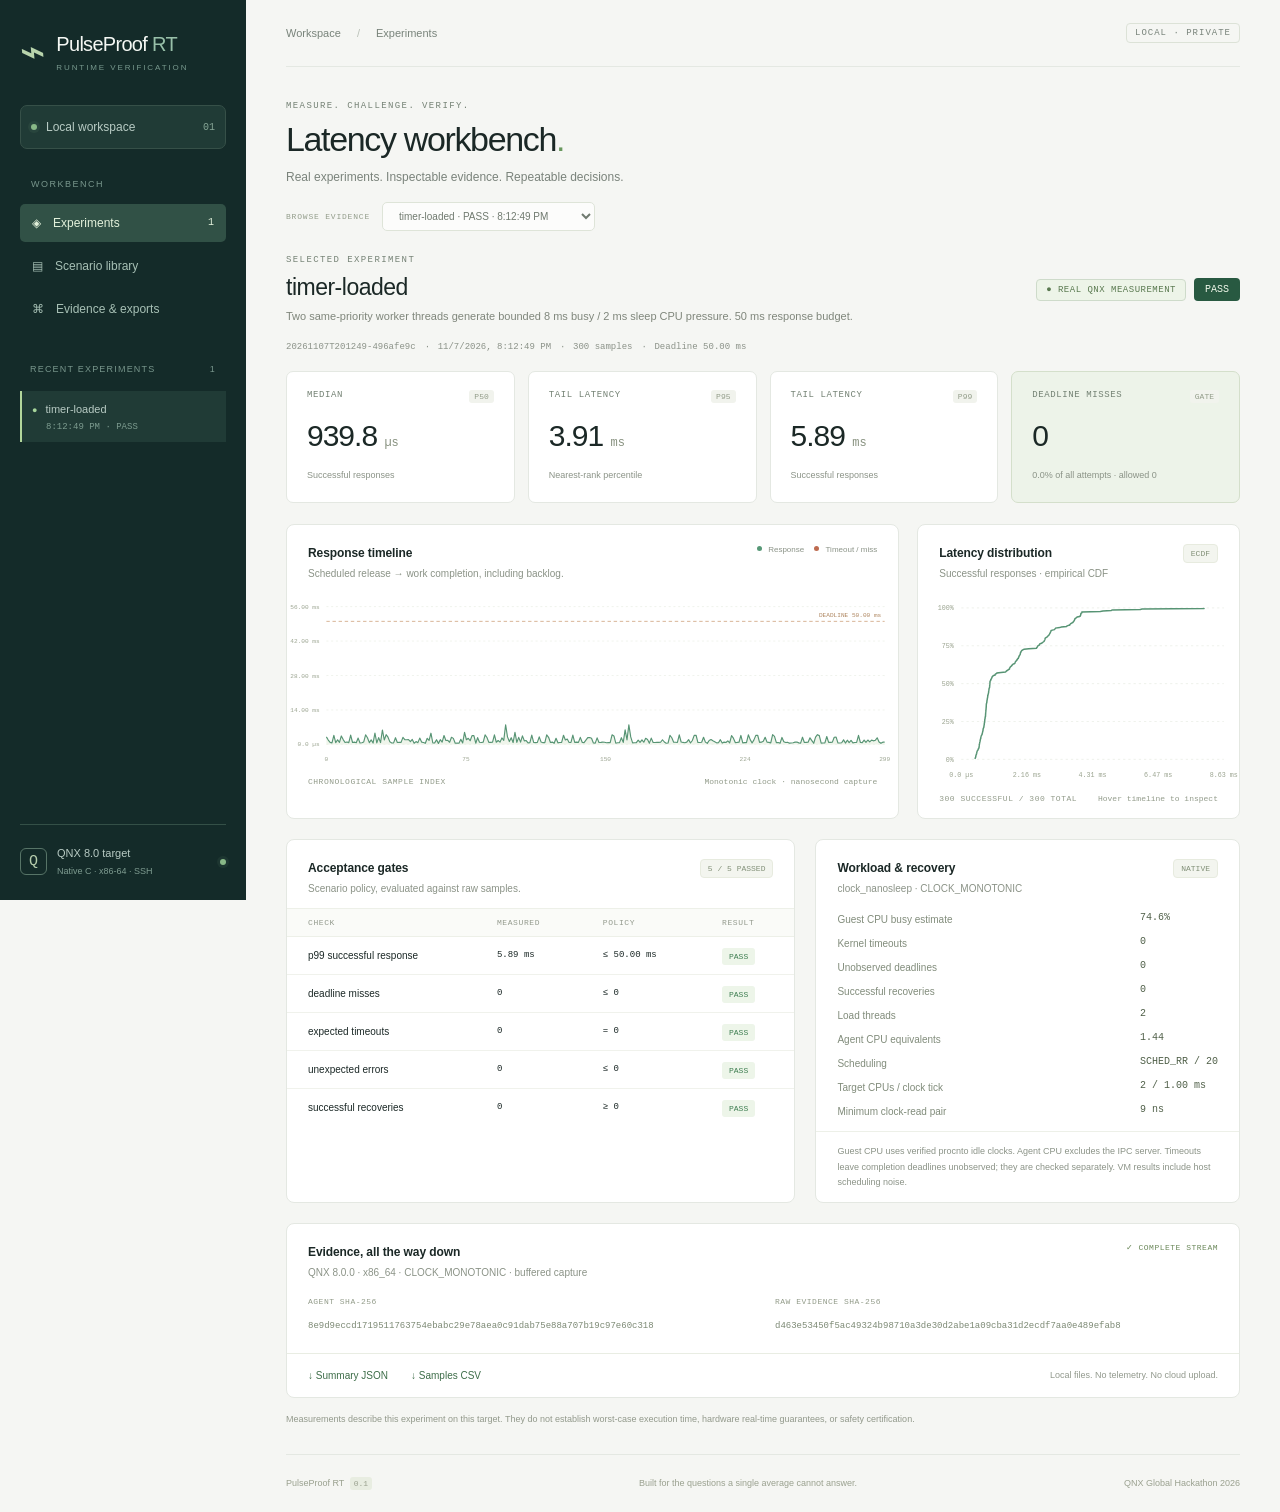
<file: examples/real/timer-loaded/report.html>
<!doctype html>
<html lang="en">
<head>
<meta charset="utf-8"><meta name="viewport" content="width=device-width, initial-scale=1">
<meta name="description" content="Inspect real QNX timing, native IPC and recovery experiments.">
<title>PulseProof RT · Latency workbench</title>
<style>:root{--bg:#f5f6f3;--paper:#fff;--ink:#1b2826;--muted:#74807b;--line:#e4e8e2;--green:#2a785d;--green-light:#eaf3ec;--red:#be5944;--red-light:#fff0e9;--nav:#142b29;--mono:Consolas,'Courier New',monospace}*{box-sizing:border-box}html{scroll-behavior:smooth}body{margin:0;background:var(--bg);color:var(--ink);font-family:Segoe UI,Arial,sans-serif;font-size:14px;line-height:1.5}button,select,a{font:inherit}button,a,select{outline-offset:4px}button,a{touch-action:manipulation}a{color:inherit;text-decoration:none}[hidden]{display:none!important}.sidebar{position:fixed;width:246px;inset:0 auto 0 0;background:var(--nav);color:#b8cbc4;padding:29px 20px 22px;display:flex;flex-direction:column;z-index:5}.brand{display:flex;gap:11px;align-items:center;color:#f5f8f4;font-size:20px;letter-spacing:-.7px}.brand b{font-weight:400;color:#98c0a9}.brand small{display:block;color:#78998e;font-size:8px;letter-spacing:1.9px;margin-top:3px}.mark{font-size:43px;line-height:1;color:#b8d4ac;transform:rotate(-5deg)}.workspace{display:flex;align-items:center;gap:9px;background:#203b36;border:1px solid #365048;border-radius:7px;padding:12px 10px;margin-top:31px;font-size:12px}.workspace-tag{margin-left:auto;color:#86a596;font:10px var(--mono)}.green-dot{display:inline-block;width:6px;height:6px;border-radius:50%;background:#88b887;box-shadow:0 0 0 3px #88b88715}.nav-caption{font-size:9px;letter-spacing:1.5px;color:#78968c;margin:29px 11px 12px}nav{display:grid;gap:5px}.nav-link{display:flex;gap:12px;align-items:center;padding:10px 12px;border-radius:5px;color:#a7c0b5;font-size:12px}.nav-link span:last-child:not(:first-of-type){margin-left:auto;font:10px var(--mono)}.nav-link.active{background:#315146;color:#e3f1db}.nav-link:hover{background:#29483f}.history-title{display:flex;justify-content:space-between;font-size:9px;letter-spacing:1.2px;margin:35px 10px 15px;color:#78968c}.history{overflow:auto;flex:1;min-height:80px}.history-item{display:block;width:100%;text-align:left;border:0;border-left:2px solid transparent;background:transparent;padding:10px;color:#b8cbc4;cursor:pointer;font-size:11px;margin-bottom:3px}.history-item.selected{background:#203b36;border-left-color:#b2d69b}.history-item:hover{background:#203b36}.history-item small{display:block;font:9px var(--mono);color:#7c9b8f;margin:4px 0 0 14px}.history-dot{font-size:9px;color:#a7d59b;margin-right:8px}.history-dot.fail{color:#e2a18a}.sidebar-foot{display:flex;align-items:center;gap:10px;padding:20px 0 0;border-top:1px solid #345047;font-size:11px;margin-top:15px}.sidebar-foot small{display:block;font-size:9px;color:#7e9b90;margin-top:3px}.sidebar-foot .green-dot{margin-left:auto}.target-symbol{border:1px solid #577467;color:#b7ceae;padding:4px 8px;border-radius:6px;font:15px var(--mono)}main{margin-left:246px;padding:0 40px;max-width:2000px}.topbar{height:67px;display:flex;align-items:center;justify-content:space-between;border-bottom:1px solid var(--line);font-size:11px;color:#78837a}.slash{padding:0 13px;color:#bac1b8}.local-badge{font:9px var(--mono);letter-spacing:1px;color:#78837a;border:1px solid #dce2d7;padding:4px 8px;border-radius:4px}.page-head{display:flex;justify-content:space-between;align-items:center;padding:34px 0 26px;gap:16px}.eyebrow{font:9px var(--mono);letter-spacing:1.4px;color:#758275}.page-head h1{font-size:34px;letter-spacing:-1.35px;font-weight:500;margin:7px 0 7px;line-height:1.25}.page-head h1 span{color:#68985d}.page-head p{margin:0;color:#7a837b;font-size:12px}.head-actions{display:flex;gap:8px}.button{display:inline-flex;justify-content:center;align-items:center;gap:7px;border:1px solid transparent;border-radius:5px;padding:10px 15px;font-size:11px;font-weight:600;cursor:pointer;white-space:nowrap;min-height:38px}.button:disabled{opacity:.6;cursor:wait}.primary{background:#254e3d;color:#f1f6ed;border-color:#254e3d}.primary:hover{background:#193e2e}.secondary{border-color:#d9e0d4;background:#fff;color:#485448}.secondary:hover{background:#edf2e9}.launch-panel{display:flex;align-items:center;gap:14px;padding:16px 20px;background:#edf0e7;border:1px solid #dce2d2;border-radius:8px;margin-bottom:29px}.launch-icon{font-size:23px;color:#62815b;border:1px solid #c8d4bd;border-radius:6px;width:36px;height:36px;text-align:center}.launch-label{margin-right:auto}.launch-label strong{display:block;font-weight:600;font-size:12px}.launch-label span{display:block;font-size:10px;color:#7b8475;margin-top:3px}select{min-width:185px;background:#fff;color:#394638;border:1px solid #d5ddce;border-radius:5px;padding:10px 29px 10px 12px;font-size:11px}.experiment-head{display:flex;align-items:center;justify-content:space-between;gap:18px}.experiment-head h2{font-size:23px;font-weight:500;letter-spacing:-.5px;margin:5px 0 4px}.experiment-head p{margin:0;color:#7f867b;font-size:11px;max-width:690px}.experiment-status{display:flex;gap:8px;align-items:center;flex-shrink:0}.badge{border:1px solid #cedbca;background:#edf4e8;color:#5a7950;border-radius:4px;padding:5px 9px;font:9px var(--mono);letter-spacing:.5px}.badge.synthetic{color:#9b642b;background:#fff0dc;border-color:#edd5ac}.verdict{background:#285941;color:#f2f9ec;font:10px var(--mono);border-radius:4px;padding:6px 11px}.verdict.fail{background:var(--red)}.run-meta{display:flex;flex-wrap:wrap;gap:22px;font:9px var(--mono);color:#8b9288;padding:17px 0 19px}.run-meta span+span{position:relative}.run-meta span+span:before{content:'·';position:absolute;left:-13px}.metrics{display:grid;grid-template-columns:repeat(4,1fr);gap:13px;margin-bottom:21px}.metric{background:#fff;border:1px solid var(--line);border-radius:7px;padding:18px 20px}.metric>span{display:flex;justify-content:space-between;font:9px var(--mono);letter-spacing:.6px;color:#738173}.metric b{font-size:8px;background:#f1f3ed;color:#929c89;font-weight:400;border-radius:3px;padding:2px 5px;letter-spacing:0}.metric strong{display:block;font-size:30px;font-weight:500;line-height:1.2;letter-spacing:-1px;margin:15px 0 9px;font-variant-numeric:tabular-nums}.metric strong em{font:12px var(--mono);font-style:normal;color:#87917f;letter-spacing:0}.metric small{font-size:9px;color:#8b9387}.deadline-card{background:#edf3e9;border-color:#d4dfcb}.deadline-card.has-misses{background:var(--red-light);border-color:#edd1c5}.deadline-card.has-misses strong{color:var(--red)}.charts{display:grid;grid-template-columns:minmax(0,1.9fr) minmax(0,1fr);gap:18px;margin-bottom:20px}.panel{background:#fff;border:1px solid var(--line);border-radius:8px;min-width:0}.panel-head{display:flex;align-items:flex-start;justify-content:space-between;gap:12px;padding:19px 21px 12px}.panel h3{font-size:12px;font-weight:600;margin:0 0 4px;letter-spacing:-.1px}.panel p{font-size:10px;color:#8b9387;margin:0}.chart-key{font-size:8px;color:#8b9387;white-space:nowrap}.chart-key i{display:inline-block;height:5px;width:5px;background:#569876;margin:0 4px 1px 8px;border-radius:50%}.chart-key i.red{background:#be6b50}.chart-wrap{position:relative}svg{display:block;width:100%;height:auto}.chart-foot{display:flex;justify-content:space-between;padding:8px 21px 15px;color:#929b8a;font:8px var(--mono);gap:10px}.chart-foot span:first-child{letter-spacing:.5px}.small-label{font:8px var(--mono);color:#829078;background:#f3f5ef;padding:4px 7px;border:1px solid #e7ebdf;border-radius:4px;white-space:nowrap}.bottom-grid{display:grid;grid-template-columns:1.2fr 1fr;gap:20px;margin-bottom:20px}table{width:100%;border-collapse:collapse;text-align:left;font-size:10px}th{font:8px var(--mono);letter-spacing:.6px;color:#939a8d;background:#fafbf8;font-weight:400;padding:9px 21px;border-block:1px solid #edf0e8}td{padding:11px 21px;border-bottom:1px solid #f0f2ec;white-space:nowrap}tr:last-child td{border-bottom:0}td:nth-child(2),td:nth-child(3){font-family:var(--mono);font-size:9px}.gate-pass,.gate-fail{font:8px var(--mono);padding:4px 7px;border-radius:3px;color:#3c7c4f;background:#edf5e9}.gate-fail{color:#ac6148;background:#fff0e9}dl{padding:0 21px;margin:4px 0 12px;display:grid;grid-template-columns:1fr auto;gap:9px;font-size:10px}dt{color:#818c7b}dd{margin:0;font:10px var(--mono);color:#506049}.measurement-note{border-top:1px solid #edf0e8;padding:12px 21px!important;font-size:9px!important;line-height:1.7}.comparison-panel{display:flex;flex-wrap:wrap;align-items:center;gap:13px;padding:18px 21px;margin-bottom:20px}.comparison-panel>div{margin-right:auto}.comparison-panel select{max-width:330px}.comparison-panel>p{width:100%;margin:0;font:10px var(--mono)}.evidence-panel .panel-head{padding-bottom:17px}.evidence-seal{color:#6b885a;font:8px var(--mono);letter-spacing:.5px}.hashes{display:grid;grid-template-columns:1fr 1fr;gap:24px;padding:0 21px 19px}.hashes span{display:block;font:8px var(--mono);letter-spacing:.5px;color:#929b89;margin-bottom:7px}.hashes code{font:9px var(--mono);overflow-wrap:anywhere;color:#7c8974}.export-row{border-top:1px solid #e9ede3;display:flex;gap:23px;align-items:center;padding:14px 21px;font-size:10px}.export-row a{color:#3d6d48}.export-row a:hover{text-decoration:underline}.export-row span{margin-left:auto;color:#92998d;font-size:9px}.limitation{font-size:9px;color:#92998b;line-height:1.6;margin:14px 0 27px}footer{display:flex;justify-content:space-between;gap:12px;padding:22px 0;border-top:1px solid var(--line);font-size:9px;color:#9aa18f}footer b{font:8px var(--mono);background:#e8ede1;border-radius:3px;padding:2px 4px;margin-left:3px}.tooltip{position:absolute;top:0;left:50px;background:#1e352f;color:#f3f9ed;border-radius:5px;padding:9px 12px;pointer-events:none;font:10px var(--mono);box-shadow:0 6px 20px #153b2922;white-space:pre;z-index:2}.empty{text-align:center;padding:70px 0 100px;color:#76866d}.empty h2{font-size:25px;letter-spacing:-.7px;font-weight:500;color:#344b37;margin:12px}.empty p{font-size:12px;line-height:1.8}.empty-wave{font-size:65px;color:#81a56d}#notice{padding:12px 16px;border:1px solid #e2d5b7;border-radius:6px;margin-bottom:20px;font-size:12px;background:#fff7e7;color:#7d693e}.sr-only{position:absolute;width:1px;height:1px;padding:0;overflow:hidden;clip:rect(0,0,0,0);white-space:nowrap;border:0}@media(min-width:1700px){main{padding-inline:55px}.page-head{padding-top:42px}.metrics{gap:20px}.metric{padding:22px 25px}.metric strong{font-size:35px}.panel-head{padding-top:23px}}@media(max-width:1150px){.sidebar{width:205px;padding-inline:14px}main{margin-left:205px;padding-inline:24px}.launch-label span{display:none}.charts{grid-template-columns:1fr}.distribution-panel svg{max-height:240px}.bottom-grid{grid-template-columns:1fr}.metrics{gap:9px}.metric{padding:14px}.metric strong{font-size:25px}.experiment-status{flex-direction:column}.page-head h1{font-size:29px}.hashes{grid-template-columns:1fr;gap:13px}}@media(max-width:760px){.sidebar{position:static;width:auto;padding:15px 18px;display:block}.sidebar .workspace,.sidebar nav,.sidebar .nav-caption,.history-title,.history,.sidebar-foot{display:none}main{margin-left:0;padding:0 17px}.brand{font-size:19px}.brand small{display:none}.mark{font-size:28px}.topbar{height:48px}.page-head{padding-top:24px;align-items:flex-start}.page-head h1{font-size:27px}.page-head p{font-size:10px}.head-actions{flex-direction:column}.launch-panel{flex-wrap:wrap;padding:14px;gap:10px}.launch-label{flex:1}.launch-icon{display:none}.launch-panel select{flex:1;min-width:140px}.metrics{grid-template-columns:1fr 1fr}.experiment-head{align-items:flex-start}.experiment-head h2{font-size:20px}.run-meta{gap:10px 20px}.experiment-head p{max-width:300px}.chart-key{display:none}.panel-head{padding-inline:15px}td,th{padding-inline:13px}.export-row{flex-wrap:wrap;gap:15px}.export-row span{width:100%;margin-left:0}footer span:nth-child(2){display:none}.comparison-panel select{width:100%;max-width:none}.hashes code{font-size:8px}}
.browse-runs{display:flex;align-items:center;gap:12px;margin:-10px 0 24px}.browse-runs label{font:8px var(--mono);letter-spacing:.8px;color:#939d8b}.browse-runs select{font-size:10px;padding-block:7px;max-width:360px}.browse-runs:has(select:empty){display:none}
</style>
<script>window.__PULSEPROOF_REPORT__={"schema_version": 1, "scenario": {"schema_version": 1, "id": "timer-loaded", "description": "Two same-priority worker threads generate bounded 8 ms busy / 2 ms sleep CPU pressure. 50 ms response budget.", "mode": "timer", "parameters": {"samples": 300, "period_us": 5000, "deadline_us": 50000, "work_us": 100, "load_threads": 2, "fault_every": 0, "fault_delay_us": 0, "timeout_us": 5000, "priority": 20}, "gates": {"p99_success_ns": 50000000, "max_deadline_misses": 0, "expected_timeouts": 0, "min_recoveries": 0}}, "metadata": {"type": "metadata", "schema_version": 1, "source": "qnx-native", "agent_version": "0.1.0", "os": "QNX", "release": "8.0.0", "arch": "x86_64", "machine": "x86pc", "clock": "CLOCK_MONOTONIC", "mode": "timer", "samples": 300, "period_us": 5000, "deadline_us": 50000, "work_us": 100, "load_threads": 2, "fault_every": 0, "fault_delay_us": 0, "timeout_us": 5000, "priority": 20, "scheduler": "SCHED_RR", "cpu_count": 2, "tick_ns": 1000000, "clock_resolution_ns": 1000000, "clock_read_min_ns": 9, "cycles_per_second": 3503997000, "started_epoch": 1794082367, "timeout_errno": 260}, "source": "qnx-native", "verdict": "PASS", "latency": {"count": 300, "min_ns": 440200, "p50_ns": 939776, "p95_ns": 3913718, "p99_ns": 5885599, "max_ns": 7987617}, "successful_latency": {"count": 300, "min_ns": 440200, "p50_ns": 939776, "p95_ns": 3913718, "p99_ns": 5885599, "max_ns": 7987617}, "wake_lateness": {"count": 300, "min_ns": 340025, "p50_ns": 839557, "p95_ns": 3813271, "p99_ns": 5785151, "max_ns": 7887317}, "deadline_misses": 0, "unobserved_deadlines": 0, "timeouts": 0, "unexpected_errors": 0, "recoveries": 0, "checks": [{"name": "p99 successful response", "actual": 5885599, "limit": 50000000, "pass": true}, {"name": "deadline misses", "actual": 0, "limit": 0, "pass": true}, {"name": "expected timeouts", "actual": 0, "limit": 0, "pass": true}, {"name": "unexpected errors", "actual": 0, "limit": 0, "pass": true}, {"name": "successful recoveries", "actual": 0, "limit": 0, "pass": true}], "completion": {"type": "complete", "samples": 300, "elapsed_ns": 1500914901, "process_cpu_ns": 2168031133, "system_cpu_available": true, "idle_cpu_ns": 763920787, "cpu_observation_ns": 1500920801}, "process_cpu_equivalents": 1.4444730554380711, "system_busy_fraction": 0.745515957107453, "comparison_signature": "7154ff08e5d037b8b1015743e45054a514f7802d5e44a3e715e7b9c8936dd2b3", "samples": [{"type": "sample", "sequence": 0, "latency_ns": 3059229, "wake_lateness_ns": 2959055, "error": 0, "timeout": false, "injected": false, "recovery": false, "deadline_miss": false, "deadline_unobserved": false}, {"type": "sample", "sequence": 1, "latency_ns": 1777434, "wake_lateness_ns": 1677162, "error": 0, "timeout": false, "injected": false, "recovery": false, "deadline_miss": false, "deadline_unobserved": false}, {"type": "sample", "sequence": 2, "latency_ns": 822103, "wake_lateness_ns": 721872, "error": 0, "timeout": false, "injected": false, "recovery": false, "deadline_miss": false, "deadline_unobserved": false}, {"type": "sample", "sequence": 3, "latency_ns": 609430, "wake_lateness_ns": 509049, "error": 0, "timeout": false, "injected": false, "recovery": false, "deadline_miss": false, "deadline_unobserved": false}, {"type": "sample", "sequence": 4, "latency_ns": 3677508, "wake_lateness_ns": 3577229, "error": 0, "timeout": false, "injected": false, "recovery": false, "deadline_miss": false, "deadline_unobserved": false}, {"type": "sample", "sequence": 5, "latency_ns": 706044, "wake_lateness_ns": 605782, "error": 0, "timeout": false, "injected": false, "recovery": false, "deadline_miss": false, "deadline_unobserved": false}, {"type": "sample", "sequence": 6, "latency_ns": 1889724, "wake_lateness_ns": 1786004, "error": 0, "timeout": false, "injected": false, "recovery": false, "deadline_miss": false, "deadline_unobserved": false}, {"type": "sample", "sequence": 7, "latency_ns": 865783, "wake_lateness_ns": 765501, "error": 0, "timeout": false, "injected": false, "recovery": false, "deadline_miss": false, "deadline_unobserved": false}, {"type": "sample", "sequence": 8, "latency_ns": 3455122, "wake_lateness_ns": 3354804, "error": 0, "timeout": false, "injected": false, "recovery": false, "deadline_miss": false, "deadline_unobserved": false}, {"type": "sample", "sequence": 9, "latency_ns": 1969473, "wake_lateness_ns": 1839034, "error": 0, "timeout": false, "injected": false, "recovery": false, "deadline_miss": false, "deadline_unobserved": false}, {"type": "sample", "sequence": 10, "latency_ns": 800739, "wake_lateness_ns": 700433, "error": 0, "timeout": false, "injected": false, "recovery": false, "deadline_miss": false, "deadline_unobserved": false}, {"type": "sample", "sequence": 11, "latency_ns": 987105, "wake_lateness_ns": 886778, "error": 0, "timeout": false, "injected": false, "recovery": false, "deadline_miss": false, "deadline_unobserved": false}, {"type": "sample", "sequence": 12, "latency_ns": 755528, "wake_lateness_ns": 655004, "error": 0, "timeout": false, "injected": false, "recovery": false, "deadline_miss": false, "deadline_unobserved": false}, {"type": "sample", "sequence": 13, "latency_ns": 3792471, "wake_lateness_ns": 3692176, "error": 0, "timeout": false, "injected": false, "recovery": false, "deadline_miss": false, "deadline_unobserved": false}, {"type": "sample", "sequence": 14, "latency_ns": 797104, "wake_lateness_ns": 696651, "error": 0, "timeout": false, "injected": false, "recovery": false, "deadline_miss": false, "deadline_unobserved": false}, {"type": "sample", "sequence": 15, "latency_ns": 928005, "wake_lateness_ns": 827692, "error": 0, "timeout": false, "injected": false, "recovery": false, "deadline_miss": false, "deadline_unobserved": false}, {"type": "sample", "sequence": 16, "latency_ns": 716191, "wake_lateness_ns": 608914, "error": 0, "timeout": false, "injected": false, "recovery": false, "deadline_miss": false, "deadline_unobserved": false}, {"type": "sample", "sequence": 17, "latency_ns": 2582336, "wake_lateness_ns": 2481921, "error": 0, "timeout": false, "injected": false, "recovery": false, "deadline_miss": false, "deadline_unobserved": false}, {"type": "sample", "sequence": 18, "latency_ns": 586661, "wake_lateness_ns": 486498, "error": 0, "timeout": false, "injected": false, "recovery": false, "deadline_miss": false, "deadline_unobserved": false}, {"type": "sample", "sequence": 19, "latency_ns": 699308, "wake_lateness_ns": 599014, "error": 0, "timeout": false, "injected": false, "recovery": false, "deadline_miss": false, "deadline_unobserved": false}, {"type": "sample", "sequence": 20, "latency_ns": 1011920, "wake_lateness_ns": 911394, "error": 0, "timeout": false, "injected": false, "recovery": false, "deadline_miss": false, "deadline_unobserved": false}, {"type": "sample", "sequence": 21, "latency_ns": 3927404, "wake_lateness_ns": 3827010, "error": 0, "timeout": false, "injected": false, "recovery": false, "deadline_miss": false, "deadline_unobserved": false}, {"type": "sample", "sequence": 22, "latency_ns": 2703639, "wake_lateness_ns": 2603529, "error": 0, "timeout": false, "injected": false, "recovery": false, "deadline_miss": false, "deadline_unobserved": false}, {"type": "sample", "sequence": 23, "latency_ns": 738250, "wake_lateness_ns": 637969, "error": 0, "timeout": false, "injected": false, "recovery": false, "deadline_miss": false, "deadline_unobserved": false}, {"type": "sample", "sequence": 24, "latency_ns": 1841322, "wake_lateness_ns": 1740883, "error": 0, "timeout": false, "injected": false, "recovery": false, "deadline_miss": false, "deadline_unobserved": false}, {"type": "sample", "sequence": 25, "latency_ns": 579370, "wake_lateness_ns": 478269, "error": 0, "timeout": false, "injected": false, "recovery": false, "deadline_miss": false, "deadline_unobserved": false}, {"type": "sample", "sequence": 26, "latency_ns": 4655784, "wake_lateness_ns": 4555332, "error": 0, "timeout": false, "injected": false, "recovery": false, "deadline_miss": false, "deadline_unobserved": false}, {"type": "sample", "sequence": 27, "latency_ns": 644627, "wake_lateness_ns": 544187, "error": 0, "timeout": false, "injected": false, "recovery": false, "deadline_miss": false, "deadline_unobserved": false}, {"type": "sample", "sequence": 28, "latency_ns": 2757947, "wake_lateness_ns": 2657143, "error": 0, "timeout": false, "injected": false, "recovery": false, "deadline_miss": false, "deadline_unobserved": false}, {"type": "sample", "sequence": 29, "latency_ns": 772466, "wake_lateness_ns": 672093, "error": 0, "timeout": false, "injected": false, "recovery": false, "deadline_miss": false, "deadline_unobserved": false}, {"type": "sample", "sequence": 30, "latency_ns": 5885599, "wake_lateness_ns": 5785151, "error": 0, "timeout": false, "injected": false, "recovery": false, "deadline_miss": false, "deadline_unobserved": false}, {"type": "sample", "sequence": 31, "latency_ns": 1810636, "wake_lateness_ns": 1710413, "error": 0, "timeout": false, "injected": false, "recovery": false, "deadline_miss": false, "deadline_unobserved": false}, {"type": "sample", "sequence": 32, "latency_ns": 3956983, "wake_lateness_ns": 3856664, "error": 0, "timeout": false, "injected": false, "recovery": false, "deadline_miss": false, "deadline_unobserved": false}, {"type": "sample", "sequence": 33, "latency_ns": 2940657, "wake_lateness_ns": 2840413, "error": 0, "timeout": false, "injected": false, "recovery": false, "deadline_miss": false, "deadline_unobserved": false}, {"type": "sample", "sequence": 34, "latency_ns": 1052883, "wake_lateness_ns": 952525, "error": 0, "timeout": false, "injected": false, "recovery": false, "deadline_miss": false, "deadline_unobserved": false}, {"type": "sample", "sequence": 35, "latency_ns": 596375, "wake_lateness_ns": 495946, "error": 0, "timeout": false, "injected": false, "recovery": false, "deadline_miss": false, "deadline_unobserved": false}, {"type": "sample", "sequence": 36, "latency_ns": 649127, "wake_lateness_ns": 548017, "error": 0, "timeout": false, "injected": false, "recovery": false, "deadline_miss": false, "deadline_unobserved": false}, {"type": "sample", "sequence": 37, "latency_ns": 2738509, "wake_lateness_ns": 2638192, "error": 0, "timeout": false, "injected": false, "recovery": false, "deadline_miss": false, "deadline_unobserved": false}, {"type": "sample", "sequence": 38, "latency_ns": 786087, "wake_lateness_ns": 685485, "error": 0, "timeout": false, "injected": false, "recovery": false, "deadline_miss": false, "deadline_unobserved": false}, {"type": "sample", "sequence": 39, "latency_ns": 825214, "wake_lateness_ns": 724884, "error": 0, "timeout": false, "injected": false, "recovery": false, "deadline_miss": false, "deadline_unobserved": false}, {"type": "sample", "sequence": 40, "latency_ns": 853841, "wake_lateness_ns": 753516, "error": 0, "timeout": false, "injected": false, "recovery": false, "deadline_miss": false, "deadline_unobserved": false}, {"type": "sample", "sequence": 41, "latency_ns": 2864201, "wake_lateness_ns": 2763620, "error": 0, "timeout": false, "injected": false, "recovery": false, "deadline_miss": false, "deadline_unobserved": false}, {"type": "sample", "sequence": 42, "latency_ns": 1935790, "wake_lateness_ns": 1835596, "error": 0, "timeout": false, "injected": false, "recovery": false, "deadline_miss": false, "deadline_unobserved": false}, {"type": "sample", "sequence": 43, "latency_ns": 1899812, "wake_lateness_ns": 1799505, "error": 0, "timeout": false, "injected": false, "recovery": false, "deadline_miss": false, "deadline_unobserved": false}, {"type": "sample", "sequence": 44, "latency_ns": 1930540, "wake_lateness_ns": 1830252, "error": 0, "timeout": false, "injected": false, "recovery": false, "deadline_miss": false, "deadline_unobserved": false}, {"type": "sample", "sequence": 45, "latency_ns": 1112596, "wake_lateness_ns": 1012053, "error": 0, "timeout": false, "injected": false, "recovery": false, "deadline_miss": false, "deadline_unobserved": false}, {"type": "sample", "sequence": 46, "latency_ns": 2020081, "wake_lateness_ns": 1919799, "error": 0, "timeout": false, "injected": false, "recovery": false, "deadline_miss": false, "deadline_unobserved": false}, {"type": "sample", "sequence": 47, "latency_ns": 500693, "wake_lateness_ns": 400140, "error": 0, "timeout": false, "injected": false, "recovery": false, "deadline_miss": false, "deadline_unobserved": false}, {"type": "sample", "sequence": 48, "latency_ns": 1170914, "wake_lateness_ns": 1070588, "error": 0, "timeout": false, "injected": false, "recovery": false, "deadline_miss": false, "deadline_unobserved": false}, {"type": "sample", "sequence": 49, "latency_ns": 728980, "wake_lateness_ns": 628601, "error": 0, "timeout": false, "injected": false, "recovery": false, "deadline_miss": false, "deadline_unobserved": false}, {"type": "sample", "sequence": 50, "latency_ns": 2576468, "wake_lateness_ns": 2476252, "error": 0, "timeout": false, "injected": false, "recovery": false, "deadline_miss": false, "deadline_unobserved": false}, {"type": "sample", "sequence": 51, "latency_ns": 968479, "wake_lateness_ns": 868286, "error": 0, "timeout": false, "injected": false, "recovery": false, "deadline_miss": false, "deadline_unobserved": false}, {"type": "sample", "sequence": 52, "latency_ns": 814917, "wake_lateness_ns": 714733, "error": 0, "timeout": false, "injected": false, "recovery": false, "deadline_miss": false, "deadline_unobserved": false}, {"type": "sample", "sequence": 53, "latency_ns": 473992, "wake_lateness_ns": 373692, "error": 0, "timeout": false, "injected": false, "recovery": false, "deadline_miss": false, "deadline_unobserved": false}, {"type": "sample", "sequence": 54, "latency_ns": 2491874, "wake_lateness_ns": 2391610, "error": 0, "timeout": false, "injected": false, "recovery": false, "deadline_miss": false, "deadline_unobserved": false}, {"type": "sample", "sequence": 55, "latency_ns": 1656560, "wake_lateness_ns": 1556235, "error": 0, "timeout": false, "injected": false, "recovery": false, "deadline_miss": false, "deadline_unobserved": false}, {"type": "sample", "sequence": 56, "latency_ns": 4569652, "wake_lateness_ns": 4469110, "error": 0, "timeout": false, "injected": false, "recovery": false, "deadline_miss": false, "deadline_unobserved": false}, {"type": "sample", "sequence": 57, "latency_ns": 588165, "wake_lateness_ns": 487954, "error": 0, "timeout": false, "injected": false, "recovery": false, "deadline_miss": false, "deadline_unobserved": false}, {"type": "sample", "sequence": 58, "latency_ns": 626533, "wake_lateness_ns": 525936, "error": 0, "timeout": false, "injected": false, "recovery": false, "deadline_miss": false, "deadline_unobserved": false}, {"type": "sample", "sequence": 59, "latency_ns": 1940919, "wake_lateness_ns": 1840448, "error": 0, "timeout": false, "injected": false, "recovery": false, "deadline_miss": false, "deadline_unobserved": false}, {"type": "sample", "sequence": 60, "latency_ns": 440200, "wake_lateness_ns": 340025, "error": 0, "timeout": false, "injected": false, "recovery": false, "deadline_miss": false, "deadline_unobserved": false}, {"type": "sample", "sequence": 61, "latency_ns": 1941159, "wake_lateness_ns": 1840776, "error": 0, "timeout": false, "injected": false, "recovery": false, "deadline_miss": false, "deadline_unobserved": false}, {"type": "sample", "sequence": 62, "latency_ns": 937716, "wake_lateness_ns": 837538, "error": 0, "timeout": false, "injected": false, "recovery": false, "deadline_miss": false, "deadline_unobserved": false}, {"type": "sample", "sequence": 63, "latency_ns": 3624758, "wake_lateness_ns": 3524481, "error": 0, "timeout": false, "injected": false, "recovery": false, "deadline_miss": false, "deadline_unobserved": false}, {"type": "sample", "sequence": 64, "latency_ns": 1611856, "wake_lateness_ns": 1511515, "error": 0, "timeout": false, "injected": false, "recovery": false, "deadline_miss": false, "deadline_unobserved": false}, {"type": "sample", "sequence": 65, "latency_ns": 1685958, "wake_lateness_ns": 1585753, "error": 0, "timeout": false, "injected": false, "recovery": false, "deadline_miss": false, "deadline_unobserved": false}, {"type": "sample", "sequence": 66, "latency_ns": 890997, "wake_lateness_ns": 790560, "error": 0, "timeout": false, "injected": false, "recovery": false, "deadline_miss": false, "deadline_unobserved": false}, {"type": "sample", "sequence": 67, "latency_ns": 2925856, "wake_lateness_ns": 2825690, "error": 0, "timeout": false, "injected": false, "recovery": false, "deadline_miss": false, "deadline_unobserved": false}, {"type": "sample", "sequence": 68, "latency_ns": 2468798, "wake_lateness_ns": 2368448, "error": 0, "timeout": false, "injected": false, "recovery": false, "deadline_miss": false, "deadline_unobserved": false}, {"type": "sample", "sequence": 69, "latency_ns": 488291, "wake_lateness_ns": 387693, "error": 0, "timeout": false, "injected": false, "recovery": false, "deadline_miss": false, "deadline_unobserved": false}, {"type": "sample", "sequence": 70, "latency_ns": 541457, "wake_lateness_ns": 441144, "error": 0, "timeout": false, "injected": false, "recovery": false, "deadline_miss": false, "deadline_unobserved": false}, {"type": "sample", "sequence": 71, "latency_ns": 480517, "wake_lateness_ns": 379942, "error": 0, "timeout": false, "injected": false, "recovery": false, "deadline_miss": false, "deadline_unobserved": false}, {"type": "sample", "sequence": 72, "latency_ns": 2062712, "wake_lateness_ns": 1962419, "error": 0, "timeout": false, "injected": false, "recovery": false, "deadline_miss": false, "deadline_unobserved": false}, {"type": "sample", "sequence": 73, "latency_ns": 604237, "wake_lateness_ns": 504002, "error": 0, "timeout": false, "injected": false, "recovery": false, "deadline_miss": false, "deadline_unobserved": false}, {"type": "sample", "sequence": 74, "latency_ns": 4928748, "wake_lateness_ns": 4828475, "error": 0, "timeout": false, "injected": false, "recovery": false, "deadline_miss": false, "deadline_unobserved": false}, {"type": "sample", "sequence": 75, "latency_ns": 1902994, "wake_lateness_ns": 1802818, "error": 0, "timeout": false, "injected": false, "recovery": false, "deadline_miss": false, "deadline_unobserved": false}, {"type": "sample", "sequence": 76, "latency_ns": 2504276, "wake_lateness_ns": 2403824, "error": 0, "timeout": false, "injected": false, "recovery": false, "deadline_miss": false, "deadline_unobserved": false}, {"type": "sample", "sequence": 77, "latency_ns": 1509232, "wake_lateness_ns": 1408881, "error": 0, "timeout": false, "injected": false, "recovery": false, "deadline_miss": false, "deadline_unobserved": false}, {"type": "sample", "sequence": 78, "latency_ns": 3599612, "wake_lateness_ns": 3499191, "error": 0, "timeout": false, "injected": false, "recovery": false, "deadline_miss": false, "deadline_unobserved": false}, {"type": "sample", "sequence": 79, "latency_ns": 3564194, "wake_lateness_ns": 3463801, "error": 0, "timeout": false, "injected": false, "recovery": false, "deadline_miss": false, "deadline_unobserved": false}, {"type": "sample", "sequence": 80, "latency_ns": 499017, "wake_lateness_ns": 398519, "error": 0, "timeout": false, "injected": false, "recovery": false, "deadline_miss": false, "deadline_unobserved": false}, {"type": "sample", "sequence": 81, "latency_ns": 2753410, "wake_lateness_ns": 2653046, "error": 0, "timeout": false, "injected": false, "recovery": false, "deadline_miss": false, "deadline_unobserved": false}, {"type": "sample", "sequence": 82, "latency_ns": 883993, "wake_lateness_ns": 783832, "error": 0, "timeout": false, "injected": false, "recovery": false, "deadline_miss": false, "deadline_unobserved": false}, {"type": "sample", "sequence": 83, "latency_ns": 808648, "wake_lateness_ns": 708273, "error": 0, "timeout": false, "injected": false, "recovery": false, "deadline_miss": false, "deadline_unobserved": false}, {"type": "sample", "sequence": 84, "latency_ns": 940600, "wake_lateness_ns": 840253, "error": 0, "timeout": false, "injected": false, "recovery": false, "deadline_miss": false, "deadline_unobserved": false}, {"type": "sample", "sequence": 85, "latency_ns": 3887548, "wake_lateness_ns": 3787226, "error": 0, "timeout": false, "injected": false, "recovery": false, "deadline_miss": false, "deadline_unobserved": false}, {"type": "sample", "sequence": 86, "latency_ns": 2810260, "wake_lateness_ns": 2710003, "error": 0, "timeout": false, "injected": false, "recovery": false, "deadline_miss": false, "deadline_unobserved": false}, {"type": "sample", "sequence": 87, "latency_ns": 842270, "wake_lateness_ns": 741721, "error": 0, "timeout": false, "injected": false, "recovery": false, "deadline_miss": false, "deadline_unobserved": false}, {"type": "sample", "sequence": 88, "latency_ns": 852111, "wake_lateness_ns": 751729, "error": 0, "timeout": false, "injected": false, "recovery": false, "deadline_miss": false, "deadline_unobserved": false}, {"type": "sample", "sequence": 89, "latency_ns": 910702, "wake_lateness_ns": 810009, "error": 0, "timeout": false, "injected": false, "recovery": false, "deadline_miss": false, "deadline_unobserved": false}, {"type": "sample", "sequence": 90, "latency_ns": 3913718, "wake_lateness_ns": 3813271, "error": 0, "timeout": false, "injected": false, "recovery": false, "deadline_miss": false, "deadline_unobserved": false}, {"type": "sample", "sequence": 91, "latency_ns": 898219, "wake_lateness_ns": 797682, "error": 0, "timeout": false, "injected": false, "recovery": false, "deadline_miss": false, "deadline_unobserved": false}, {"type": "sample", "sequence": 92, "latency_ns": 1587928, "wake_lateness_ns": 1487697, "error": 0, "timeout": false, "injected": false, "recovery": false, "deadline_miss": false, "deadline_unobserved": false}, {"type": "sample", "sequence": 93, "latency_ns": 944217, "wake_lateness_ns": 843992, "error": 0, "timeout": false, "injected": false, "recovery": false, "deadline_miss": false, "deadline_unobserved": false}, {"type": "sample", "sequence": 94, "latency_ns": 2639264, "wake_lateness_ns": 2538975, "error": 0, "timeout": false, "injected": false, "recovery": false, "deadline_miss": false, "deadline_unobserved": false}, {"type": "sample", "sequence": 95, "latency_ns": 1651704, "wake_lateness_ns": 1551513, "error": 0, "timeout": false, "injected": false, "recovery": false, "deadline_miss": false, "deadline_unobserved": false}, {"type": "sample", "sequence": 96, "latency_ns": 7987617, "wake_lateness_ns": 7887317, "error": 0, "timeout": false, "injected": false, "recovery": false, "deadline_miss": false, "deadline_unobserved": false}, {"type": "sample", "sequence": 97, "latency_ns": 3088667, "wake_lateness_ns": 2988565, "error": 0, "timeout": false, "injected": false, "recovery": false, "deadline_miss": false, "deadline_unobserved": false}, {"type": "sample", "sequence": 98, "latency_ns": 1163995, "wake_lateness_ns": 1063666, "error": 0, "timeout": false, "injected": false, "recovery": false, "deadline_miss": false, "deadline_unobserved": false}, {"type": "sample", "sequence": 99, "latency_ns": 2750659, "wake_lateness_ns": 2650241, "error": 0, "timeout": false, "injected": false, "recovery": false, "deadline_miss": false, "deadline_unobserved": false}, {"type": "sample", "sequence": 100, "latency_ns": 769134, "wake_lateness_ns": 668424, "error": 0, "timeout": false, "injected": false, "recovery": false, "deadline_miss": false, "deadline_unobserved": false}, {"type": "sample", "sequence": 101, "latency_ns": 4962446, "wake_lateness_ns": 4862160, "error": 0, "timeout": false, "injected": false, "recovery": false, "deadline_miss": false, "deadline_unobserved": false}, {"type": "sample", "sequence": 102, "latency_ns": 831590, "wake_lateness_ns": 731374, "error": 0, "timeout": false, "injected": false, "recovery": false, "deadline_miss": false, "deadline_unobserved": false}, {"type": "sample", "sequence": 103, "latency_ns": 2880259, "wake_lateness_ns": 2779905, "error": 0, "timeout": false, "injected": false, "recovery": false, "deadline_miss": false, "deadline_unobserved": false}, {"type": "sample", "sequence": 104, "latency_ns": 935582, "wake_lateness_ns": 835441, "error": 0, "timeout": false, "injected": false, "recovery": false, "deadline_miss": false, "deadline_unobserved": false}, {"type": "sample", "sequence": 105, "latency_ns": 3498635, "wake_lateness_ns": 3398428, "error": 0, "timeout": false, "injected": false, "recovery": false, "deadline_miss": false, "deadline_unobserved": false}, {"type": "sample", "sequence": 106, "latency_ns": 1480800, "wake_lateness_ns": 1380671, "error": 0, "timeout": false, "injected": false, "recovery": false, "deadline_miss": false, "deadline_unobserved": false}, {"type": "sample", "sequence": 107, "latency_ns": 1583057, "wake_lateness_ns": 1482835, "error": 0, "timeout": false, "injected": false, "recovery": false, "deadline_miss": false, "deadline_unobserved": false}, {"type": "sample", "sequence": 108, "latency_ns": 627299, "wake_lateness_ns": 527035, "error": 0, "timeout": false, "injected": false, "recovery": false, "deadline_miss": false, "deadline_unobserved": false}, {"type": "sample", "sequence": 109, "latency_ns": 757962, "wake_lateness_ns": 657656, "error": 0, "timeout": false, "injected": false, "recovery": false, "deadline_miss": false, "deadline_unobserved": false}, {"type": "sample", "sequence": 110, "latency_ns": 3764693, "wake_lateness_ns": 3664042, "error": 0, "timeout": false, "injected": false, "recovery": false, "deadline_miss": false, "deadline_unobserved": false}, {"type": "sample", "sequence": 111, "latency_ns": 862477, "wake_lateness_ns": 761640, "error": 0, "timeout": false, "injected": false, "recovery": false, "deadline_miss": false, "deadline_unobserved": false}, {"type": "sample", "sequence": 112, "latency_ns": 746659, "wake_lateness_ns": 646231, "error": 0, "timeout": false, "injected": false, "recovery": false, "deadline_miss": false, "deadline_unobserved": false}, {"type": "sample", "sequence": 113, "latency_ns": 860289, "wake_lateness_ns": 759717, "error": 0, "timeout": false, "injected": false, "recovery": false, "deadline_miss": false, "deadline_unobserved": false}, {"type": "sample", "sequence": 114, "latency_ns": 3099134, "wake_lateness_ns": 2998725, "error": 0, "timeout": false, "injected": false, "recovery": false, "deadline_miss": false, "deadline_unobserved": false}, {"type": "sample", "sequence": 115, "latency_ns": 964762, "wake_lateness_ns": 864590, "error": 0, "timeout": false, "injected": false, "recovery": false, "deadline_miss": false, "deadline_unobserved": false}, {"type": "sample", "sequence": 116, "latency_ns": 714940, "wake_lateness_ns": 614471, "error": 0, "timeout": false, "injected": false, "recovery": false, "deadline_miss": false, "deadline_unobserved": false}, {"type": "sample", "sequence": 117, "latency_ns": 740649, "wake_lateness_ns": 640339, "error": 0, "timeout": false, "injected": false, "recovery": false, "deadline_miss": false, "deadline_unobserved": false}, {"type": "sample", "sequence": 118, "latency_ns": 3910468, "wake_lateness_ns": 3810107, "error": 0, "timeout": false, "injected": false, "recovery": false, "deadline_miss": false, "deadline_unobserved": false}, {"type": "sample", "sequence": 119, "latency_ns": 2898111, "wake_lateness_ns": 2797733, "error": 0, "timeout": false, "injected": false, "recovery": false, "deadline_miss": false, "deadline_unobserved": false}, {"type": "sample", "sequence": 120, "latency_ns": 810123, "wake_lateness_ns": 709854, "error": 0, "timeout": false, "injected": false, "recovery": false, "deadline_miss": false, "deadline_unobserved": false}, {"type": "sample", "sequence": 121, "latency_ns": 970107, "wake_lateness_ns": 869838, "error": 0, "timeout": false, "injected": false, "recovery": false, "deadline_miss": false, "deadline_unobserved": false}, {"type": "sample", "sequence": 122, "latency_ns": 471672, "wake_lateness_ns": 371175, "error": 0, "timeout": false, "injected": false, "recovery": false, "deadline_miss": false, "deadline_unobserved": false}, {"type": "sample", "sequence": 123, "latency_ns": 2520062, "wake_lateness_ns": 2419627, "error": 0, "timeout": false, "injected": false, "recovery": false, "deadline_miss": false, "deadline_unobserved": false}, {"type": "sample", "sequence": 124, "latency_ns": 667957, "wake_lateness_ns": 567471, "error": 0, "timeout": false, "injected": false, "recovery": false, "deadline_miss": false, "deadline_unobserved": false}, {"type": "sample", "sequence": 125, "latency_ns": 782606, "wake_lateness_ns": 682337, "error": 0, "timeout": false, "injected": false, "recovery": false, "deadline_miss": false, "deadline_unobserved": false}, {"type": "sample", "sequence": 126, "latency_ns": 853915, "wake_lateness_ns": 753667, "error": 0, "timeout": false, "injected": false, "recovery": false, "deadline_miss": false, "deadline_unobserved": false}, {"type": "sample", "sequence": 127, "latency_ns": 3739968, "wake_lateness_ns": 3639665, "error": 0, "timeout": false, "injected": false, "recovery": false, "deadline_miss": false, "deadline_unobserved": false}, {"type": "sample", "sequence": 128, "latency_ns": 1834482, "wake_lateness_ns": 1734374, "error": 0, "timeout": false, "injected": false, "recovery": false, "deadline_miss": false, "deadline_unobserved": false}, {"type": "sample", "sequence": 129, "latency_ns": 2221193, "wake_lateness_ns": 2120808, "error": 0, "timeout": false, "injected": false, "recovery": false, "deadline_miss": false, "deadline_unobserved": false}, {"type": "sample", "sequence": 130, "latency_ns": 785857, "wake_lateness_ns": 685423, "error": 0, "timeout": false, "injected": false, "recovery": false, "deadline_miss": false, "deadline_unobserved": false}, {"type": "sample", "sequence": 131, "latency_ns": 814983, "wake_lateness_ns": 714686, "error": 0, "timeout": false, "injected": false, "recovery": false, "deadline_miss": false, "deadline_unobserved": false}, {"type": "sample", "sequence": 132, "latency_ns": 3808942, "wake_lateness_ns": 3694106, "error": 0, "timeout": false, "injected": false, "recovery": false, "deadline_miss": false, "deadline_unobserved": false}, {"type": "sample", "sequence": 133, "latency_ns": 868947, "wake_lateness_ns": 767843, "error": 0, "timeout": false, "injected": false, "recovery": false, "deadline_miss": false, "deadline_unobserved": false}, {"type": "sample", "sequence": 134, "latency_ns": 942940, "wake_lateness_ns": 842564, "error": 0, "timeout": false, "injected": false, "recovery": false, "deadline_miss": false, "deadline_unobserved": false}, {"type": "sample", "sequence": 135, "latency_ns": 824219, "wake_lateness_ns": 723728, "error": 0, "timeout": false, "injected": false, "recovery": false, "deadline_miss": false, "deadline_unobserved": false}, {"type": "sample", "sequence": 136, "latency_ns": 2886124, "wake_lateness_ns": 2785809, "error": 0, "timeout": false, "injected": false, "recovery": false, "deadline_miss": false, "deadline_unobserved": false}, {"type": "sample", "sequence": 137, "latency_ns": 869140, "wake_lateness_ns": 768913, "error": 0, "timeout": false, "injected": false, "recovery": false, "deadline_miss": false, "deadline_unobserved": false}, {"type": "sample", "sequence": 138, "latency_ns": 722978, "wake_lateness_ns": 622705, "error": 0, "timeout": false, "injected": false, "recovery": false, "deadline_miss": false, "deadline_unobserved": false}, {"type": "sample", "sequence": 139, "latency_ns": 1766758, "wake_lateness_ns": 1666426, "error": 0, "timeout": false, "injected": false, "recovery": false, "deadline_miss": false, "deadline_unobserved": false}, {"type": "sample", "sequence": 140, "latency_ns": 2784059, "wake_lateness_ns": 2683860, "error": 0, "timeout": false, "injected": false, "recovery": false, "deadline_miss": false, "deadline_unobserved": false}, {"type": "sample", "sequence": 141, "latency_ns": 2826888, "wake_lateness_ns": 2726512, "error": 0, "timeout": false, "injected": false, "recovery": false, "deadline_miss": false, "deadline_unobserved": false}, {"type": "sample", "sequence": 142, "latency_ns": 2498592, "wake_lateness_ns": 2398278, "error": 0, "timeout": false, "injected": false, "recovery": false, "deadline_miss": false, "deadline_unobserved": false}, {"type": "sample", "sequence": 143, "latency_ns": 618867, "wake_lateness_ns": 518416, "error": 0, "timeout": false, "injected": false, "recovery": false, "deadline_miss": false, "deadline_unobserved": false}, {"type": "sample", "sequence": 144, "latency_ns": 553863, "wake_lateness_ns": 453543, "error": 0, "timeout": false, "injected": false, "recovery": false, "deadline_miss": false, "deadline_unobserved": false}, {"type": "sample", "sequence": 145, "latency_ns": 2664152, "wake_lateness_ns": 2563870, "error": 0, "timeout": false, "injected": false, "recovery": false, "deadline_miss": false, "deadline_unobserved": false}, {"type": "sample", "sequence": 146, "latency_ns": 802772, "wake_lateness_ns": 702163, "error": 0, "timeout": false, "injected": false, "recovery": false, "deadline_miss": false, "deadline_unobserved": false}, {"type": "sample", "sequence": 147, "latency_ns": 823539, "wake_lateness_ns": 723302, "error": 0, "timeout": false, "injected": false, "recovery": false, "deadline_miss": false, "deadline_unobserved": false}, {"type": "sample", "sequence": 148, "latency_ns": 929510, "wake_lateness_ns": 829120, "error": 0, "timeout": false, "injected": false, "recovery": false, "deadline_miss": false, "deadline_unobserved": false}, {"type": "sample", "sequence": 149, "latency_ns": 910785, "wake_lateness_ns": 810654, "error": 0, "timeout": false, "injected": false, "recovery": false, "deadline_miss": false, "deadline_unobserved": false}, {"type": "sample", "sequence": 150, "latency_ns": 681758, "wake_lateness_ns": 581256, "error": 0, "timeout": false, "injected": false, "recovery": false, "deadline_miss": false, "deadline_unobserved": false}, {"type": "sample", "sequence": 151, "latency_ns": 757280, "wake_lateness_ns": 657013, "error": 0, "timeout": false, "injected": false, "recovery": false, "deadline_miss": false, "deadline_unobserved": false}, {"type": "sample", "sequence": 152, "latency_ns": 766892, "wake_lateness_ns": 666662, "error": 0, "timeout": false, "injected": false, "recovery": false, "deadline_miss": false, "deadline_unobserved": false}, {"type": "sample", "sequence": 153, "latency_ns": 3925033, "wake_lateness_ns": 3824712, "error": 0, "timeout": false, "injected": false, "recovery": false, "deadline_miss": false, "deadline_unobserved": false}, {"type": "sample", "sequence": 154, "latency_ns": 3467565, "wake_lateness_ns": 3367335, "error": 0, "timeout": false, "injected": false, "recovery": false, "deadline_miss": false, "deadline_unobserved": false}, {"type": "sample", "sequence": 155, "latency_ns": 511198, "wake_lateness_ns": 411005, "error": 0, "timeout": false, "injected": false, "recovery": false, "deadline_miss": false, "deadline_unobserved": false}, {"type": "sample", "sequence": 156, "latency_ns": 684970, "wake_lateness_ns": 584717, "error": 0, "timeout": false, "injected": false, "recovery": false, "deadline_miss": false, "deadline_unobserved": false}, {"type": "sample", "sequence": 157, "latency_ns": 749861, "wake_lateness_ns": 649375, "error": 0, "timeout": false, "injected": false, "recovery": false, "deadline_miss": false, "deadline_unobserved": false}, {"type": "sample", "sequence": 158, "latency_ns": 2747011, "wake_lateness_ns": 2646738, "error": 0, "timeout": false, "injected": false, "recovery": false, "deadline_miss": false, "deadline_unobserved": false}, {"type": "sample", "sequence": 159, "latency_ns": 841743, "wake_lateness_ns": 741499, "error": 0, "timeout": false, "injected": false, "recovery": false, "deadline_miss": false, "deadline_unobserved": false}, {"type": "sample", "sequence": 160, "latency_ns": 5938022, "wake_lateness_ns": 5837645, "error": 0, "timeout": false, "injected": false, "recovery": false, "deadline_miss": false, "deadline_unobserved": false}, {"type": "sample", "sequence": 161, "latency_ns": 1877772, "wake_lateness_ns": 1777604, "error": 0, "timeout": false, "injected": false, "recovery": false, "deadline_miss": false, "deadline_unobserved": false}, {"type": "sample", "sequence": 162, "latency_ns": 7973527, "wake_lateness_ns": 7873328, "error": 0, "timeout": false, "injected": false, "recovery": false, "deadline_miss": false, "deadline_unobserved": false}, {"type": "sample", "sequence": 163, "latency_ns": 3074357, "wake_lateness_ns": 2974289, "error": 0, "timeout": false, "injected": false, "recovery": false, "deadline_miss": false, "deadline_unobserved": false}, {"type": "sample", "sequence": 164, "latency_ns": 661316, "wake_lateness_ns": 561015, "error": 0, "timeout": false, "injected": false, "recovery": false, "deadline_miss": false, "deadline_unobserved": false}, {"type": "sample", "sequence": 165, "latency_ns": 686520, "wake_lateness_ns": 586291, "error": 0, "timeout": false, "injected": false, "recovery": false, "deadline_miss": false, "deadline_unobserved": false}, {"type": "sample", "sequence": 166, "latency_ns": 718572, "wake_lateness_ns": 618106, "error": 0, "timeout": false, "injected": false, "recovery": false, "deadline_miss": false, "deadline_unobserved": false}, {"type": "sample", "sequence": 167, "latency_ns": 1758259, "wake_lateness_ns": 1657961, "error": 0, "timeout": false, "injected": false, "recovery": false, "deadline_miss": false, "deadline_unobserved": false}, {"type": "sample", "sequence": 168, "latency_ns": 821946, "wake_lateness_ns": 721566, "error": 0, "timeout": false, "injected": false, "recovery": false, "deadline_miss": false, "deadline_unobserved": false}, {"type": "sample", "sequence": 169, "latency_ns": 1885334, "wake_lateness_ns": 1784993, "error": 0, "timeout": false, "injected": false, "recovery": false, "deadline_miss": false, "deadline_unobserved": false}, {"type": "sample", "sequence": 170, "latency_ns": 890653, "wake_lateness_ns": 790249, "error": 0, "timeout": false, "injected": false, "recovery": false, "deadline_miss": false, "deadline_unobserved": false}, {"type": "sample", "sequence": 171, "latency_ns": 2477570, "wake_lateness_ns": 2377288, "error": 0, "timeout": false, "injected": false, "recovery": false, "deadline_miss": false, "deadline_unobserved": false}, {"type": "sample", "sequence": 172, "latency_ns": 1982606, "wake_lateness_ns": 1882515, "error": 0, "timeout": false, "injected": false, "recovery": false, "deadline_miss": false, "deadline_unobserved": false}, {"type": "sample", "sequence": 173, "latency_ns": 522429, "wake_lateness_ns": 422169, "error": 0, "timeout": false, "injected": false, "recovery": false, "deadline_miss": false, "deadline_unobserved": false}, {"type": "sample", "sequence": 174, "latency_ns": 2570934, "wake_lateness_ns": 2470743, "error": 0, "timeout": false, "injected": false, "recovery": false, "deadline_miss": false, "deadline_unobserved": false}, {"type": "sample", "sequence": 175, "latency_ns": 783165, "wake_lateness_ns": 682944, "error": 0, "timeout": false, "injected": false, "recovery": false, "deadline_miss": false, "deadline_unobserved": false}, {"type": "sample", "sequence": 176, "latency_ns": 796403, "wake_lateness_ns": 696058, "error": 0, "timeout": false, "injected": false, "recovery": false, "deadline_miss": false, "deadline_unobserved": false}, {"type": "sample", "sequence": 177, "latency_ns": 844604, "wake_lateness_ns": 744352, "error": 0, "timeout": false, "injected": false, "recovery": false, "deadline_miss": false, "deadline_unobserved": false}, {"type": "sample", "sequence": 178, "latency_ns": 821185, "wake_lateness_ns": 720928, "error": 0, "timeout": false, "injected": false, "recovery": false, "deadline_miss": false, "deadline_unobserved": false}, {"type": "sample", "sequence": 179, "latency_ns": 904402, "wake_lateness_ns": 804112, "error": 0, "timeout": false, "injected": false, "recovery": false, "deadline_miss": false, "deadline_unobserved": false}, {"type": "sample", "sequence": 180, "latency_ns": 1910096, "wake_lateness_ns": 1809819, "error": 0, "timeout": false, "injected": false, "recovery": false, "deadline_miss": false, "deadline_unobserved": false}, {"type": "sample", "sequence": 181, "latency_ns": 992654, "wake_lateness_ns": 892411, "error": 0, "timeout": false, "injected": false, "recovery": false, "deadline_miss": false, "deadline_unobserved": false}, {"type": "sample", "sequence": 182, "latency_ns": 482383, "wake_lateness_ns": 382155, "error": 0, "timeout": false, "injected": false, "recovery": false, "deadline_miss": false, "deadline_unobserved": false}, {"type": "sample", "sequence": 183, "latency_ns": 589358, "wake_lateness_ns": 488980, "error": 0, "timeout": false, "injected": false, "recovery": false, "deadline_miss": false, "deadline_unobserved": false}, {"type": "sample", "sequence": 184, "latency_ns": 3717922, "wake_lateness_ns": 3617659, "error": 0, "timeout": false, "injected": false, "recovery": false, "deadline_miss": false, "deadline_unobserved": false}, {"type": "sample", "sequence": 185, "latency_ns": 2727663, "wake_lateness_ns": 2627466, "error": 0, "timeout": false, "injected": false, "recovery": false, "deadline_miss": false, "deadline_unobserved": false}, {"type": "sample", "sequence": 186, "latency_ns": 907026, "wake_lateness_ns": 806758, "error": 0, "timeout": false, "injected": false, "recovery": false, "deadline_miss": false, "deadline_unobserved": false}, {"type": "sample", "sequence": 187, "latency_ns": 900039, "wake_lateness_ns": 799501, "error": 0, "timeout": false, "injected": false, "recovery": false, "deadline_miss": false, "deadline_unobserved": false}, {"type": "sample", "sequence": 188, "latency_ns": 800340, "wake_lateness_ns": 699840, "error": 0, "timeout": false, "injected": false, "recovery": false, "deadline_miss": false, "deadline_unobserved": false}, {"type": "sample", "sequence": 189, "latency_ns": 3928858, "wake_lateness_ns": 3828521, "error": 0, "timeout": false, "injected": false, "recovery": false, "deadline_miss": false, "deadline_unobserved": false}, {"type": "sample", "sequence": 190, "latency_ns": 999154, "wake_lateness_ns": 898383, "error": 0, "timeout": false, "injected": false, "recovery": false, "deadline_miss": false, "deadline_unobserved": false}, {"type": "sample", "sequence": 191, "latency_ns": 816076, "wake_lateness_ns": 715812, "error": 0, "timeout": false, "injected": false, "recovery": false, "deadline_miss": false, "deadline_unobserved": false}, {"type": "sample", "sequence": 192, "latency_ns": 694569, "wake_lateness_ns": 594388, "error": 0, "timeout": false, "injected": false, "recovery": false, "deadline_miss": false, "deadline_unobserved": false}, {"type": "sample", "sequence": 193, "latency_ns": 932901, "wake_lateness_ns": 832679, "error": 0, "timeout": false, "injected": false, "recovery": false, "deadline_miss": false, "deadline_unobserved": false}, {"type": "sample", "sequence": 194, "latency_ns": 1958678, "wake_lateness_ns": 1858350, "error": 0, "timeout": false, "injected": false, "recovery": false, "deadline_miss": false, "deadline_unobserved": false}, {"type": "sample", "sequence": 195, "latency_ns": 585394, "wake_lateness_ns": 485199, "error": 0, "timeout": false, "injected": false, "recovery": false, "deadline_miss": false, "deadline_unobserved": false}, {"type": "sample", "sequence": 196, "latency_ns": 1601930, "wake_lateness_ns": 1501720, "error": 0, "timeout": false, "injected": false, "recovery": false, "deadline_miss": false, "deadline_unobserved": false}, {"type": "sample", "sequence": 197, "latency_ns": 3702156, "wake_lateness_ns": 3601971, "error": 0, "timeout": false, "injected": false, "recovery": false, "deadline_miss": false, "deadline_unobserved": false}, {"type": "sample", "sequence": 198, "latency_ns": 3729623, "wake_lateness_ns": 3629348, "error": 0, "timeout": false, "injected": false, "recovery": false, "deadline_miss": false, "deadline_unobserved": false}, {"type": "sample", "sequence": 199, "latency_ns": 773381, "wake_lateness_ns": 672980, "error": 0, "timeout": false, "injected": false, "recovery": false, "deadline_miss": false, "deadline_unobserved": false}, {"type": "sample", "sequence": 200, "latency_ns": 798834, "wake_lateness_ns": 698576, "error": 0, "timeout": false, "injected": false, "recovery": false, "deadline_miss": false, "deadline_unobserved": false}, {"type": "sample", "sequence": 201, "latency_ns": 878348, "wake_lateness_ns": 777551, "error": 0, "timeout": false, "injected": false, "recovery": false, "deadline_miss": false, "deadline_unobserved": false}, {"type": "sample", "sequence": 202, "latency_ns": 2930473, "wake_lateness_ns": 2829959, "error": 0, "timeout": false, "injected": false, "recovery": false, "deadline_miss": false, "deadline_unobserved": false}, {"type": "sample", "sequence": 203, "latency_ns": 948823, "wake_lateness_ns": 848611, "error": 0, "timeout": false, "injected": false, "recovery": false, "deadline_miss": false, "deadline_unobserved": false}, {"type": "sample", "sequence": 204, "latency_ns": 462711, "wake_lateness_ns": 362454, "error": 0, "timeout": false, "injected": false, "recovery": false, "deadline_miss": false, "deadline_unobserved": false}, {"type": "sample", "sequence": 205, "latency_ns": 1584669, "wake_lateness_ns": 1484298, "error": 0, "timeout": false, "injected": false, "recovery": false, "deadline_miss": false, "deadline_unobserved": false}, {"type": "sample", "sequence": 206, "latency_ns": 1996964, "wake_lateness_ns": 1896628, "error": 0, "timeout": false, "injected": false, "recovery": false, "deadline_miss": false, "deadline_unobserved": false}, {"type": "sample", "sequence": 207, "latency_ns": 1540405, "wake_lateness_ns": 1440096, "error": 0, "timeout": false, "injected": false, "recovery": false, "deadline_miss": false, "deadline_unobserved": false}, {"type": "sample", "sequence": 208, "latency_ns": 1109534, "wake_lateness_ns": 1009266, "error": 0, "timeout": false, "injected": false, "recovery": false, "deadline_miss": false, "deadline_unobserved": false}, {"type": "sample", "sequence": 209, "latency_ns": 642923, "wake_lateness_ns": 542532, "error": 0, "timeout": false, "injected": false, "recovery": false, "deadline_miss": false, "deadline_unobserved": false}, {"type": "sample", "sequence": 210, "latency_ns": 713432, "wake_lateness_ns": 612654, "error": 0, "timeout": false, "injected": false, "recovery": false, "deadline_miss": false, "deadline_unobserved": false}, {"type": "sample", "sequence": 211, "latency_ns": 1943126, "wake_lateness_ns": 1842817, "error": 0, "timeout": false, "injected": false, "recovery": false, "deadline_miss": false, "deadline_unobserved": false}, {"type": "sample", "sequence": 212, "latency_ns": 553102, "wake_lateness_ns": 452799, "error": 0, "timeout": false, "injected": false, "recovery": false, "deadline_miss": false, "deadline_unobserved": false}, {"type": "sample", "sequence": 213, "latency_ns": 943781, "wake_lateness_ns": 843606, "error": 0, "timeout": false, "injected": false, "recovery": false, "deadline_miss": false, "deadline_unobserved": false}, {"type": "sample", "sequence": 214, "latency_ns": 802050, "wake_lateness_ns": 701856, "error": 0, "timeout": false, "injected": false, "recovery": false, "deadline_miss": false, "deadline_unobserved": false}, {"type": "sample", "sequence": 215, "latency_ns": 1449561, "wake_lateness_ns": 1349423, "error": 0, "timeout": false, "injected": false, "recovery": false, "deadline_miss": false, "deadline_unobserved": false}, {"type": "sample", "sequence": 216, "latency_ns": 615607, "wake_lateness_ns": 515245, "error": 0, "timeout": false, "injected": false, "recovery": false, "deadline_miss": false, "deadline_unobserved": false}, {"type": "sample", "sequence": 217, "latency_ns": 3561626, "wake_lateness_ns": 3461374, "error": 0, "timeout": false, "injected": false, "recovery": false, "deadline_miss": false, "deadline_unobserved": false}, {"type": "sample", "sequence": 218, "latency_ns": 2549185, "wake_lateness_ns": 2449089, "error": 0, "timeout": false, "injected": false, "recovery": false, "deadline_miss": false, "deadline_unobserved": false}, {"type": "sample", "sequence": 219, "latency_ns": 757909, "wake_lateness_ns": 657549, "error": 0, "timeout": false, "injected": false, "recovery": false, "deadline_miss": false, "deadline_unobserved": false}, {"type": "sample", "sequence": 220, "latency_ns": 816281, "wake_lateness_ns": 715750, "error": 0, "timeout": false, "injected": false, "recovery": false, "deadline_miss": false, "deadline_unobserved": false}, {"type": "sample", "sequence": 221, "latency_ns": 898351, "wake_lateness_ns": 797807, "error": 0, "timeout": false, "injected": false, "recovery": false, "deadline_miss": false, "deadline_unobserved": false}, {"type": "sample", "sequence": 222, "latency_ns": 3662257, "wake_lateness_ns": 3561821, "error": 0, "timeout": false, "injected": false, "recovery": false, "deadline_miss": false, "deadline_unobserved": false}, {"type": "sample", "sequence": 223, "latency_ns": 618171, "wake_lateness_ns": 517978, "error": 0, "timeout": false, "injected": false, "recovery": false, "deadline_miss": false, "deadline_unobserved": false}, {"type": "sample", "sequence": 224, "latency_ns": 765679, "wake_lateness_ns": 665440, "error": 0, "timeout": false, "injected": false, "recovery": false, "deadline_miss": false, "deadline_unobserved": false}, {"type": "sample", "sequence": 225, "latency_ns": 770767, "wake_lateness_ns": 670441, "error": 0, "timeout": false, "injected": false, "recovery": false, "deadline_miss": false, "deadline_unobserved": false}, {"type": "sample", "sequence": 226, "latency_ns": 3931310, "wake_lateness_ns": 3830915, "error": 0, "timeout": false, "injected": false, "recovery": false, "deadline_miss": false, "deadline_unobserved": false}, {"type": "sample", "sequence": 227, "latency_ns": 1956918, "wake_lateness_ns": 1856694, "error": 0, "timeout": false, "injected": false, "recovery": false, "deadline_miss": false, "deadline_unobserved": false}, {"type": "sample", "sequence": 228, "latency_ns": 606208, "wake_lateness_ns": 506006, "error": 0, "timeout": false, "injected": false, "recovery": false, "deadline_miss": false, "deadline_unobserved": false}, {"type": "sample", "sequence": 229, "latency_ns": 1847068, "wake_lateness_ns": 1746763, "error": 0, "timeout": false, "injected": false, "recovery": false, "deadline_miss": false, "deadline_unobserved": false}, {"type": "sample", "sequence": 230, "latency_ns": 3688378, "wake_lateness_ns": 3588136, "error": 0, "timeout": false, "injected": false, "recovery": false, "deadline_miss": false, "deadline_unobserved": false}, {"type": "sample", "sequence": 231, "latency_ns": 3730986, "wake_lateness_ns": 3630790, "error": 0, "timeout": false, "injected": false, "recovery": false, "deadline_miss": false, "deadline_unobserved": false}, {"type": "sample", "sequence": 232, "latency_ns": 837746, "wake_lateness_ns": 737565, "error": 0, "timeout": false, "injected": false, "recovery": false, "deadline_miss": false, "deadline_unobserved": false}, {"type": "sample", "sequence": 233, "latency_ns": 917703, "wake_lateness_ns": 817274, "error": 0, "timeout": false, "injected": false, "recovery": false, "deadline_miss": false, "deadline_unobserved": false}, {"type": "sample", "sequence": 234, "latency_ns": 1307344, "wake_lateness_ns": 1207090, "error": 0, "timeout": false, "injected": false, "recovery": false, "deadline_miss": false, "deadline_unobserved": false}, {"type": "sample", "sequence": 235, "latency_ns": 2906828, "wake_lateness_ns": 2806518, "error": 0, "timeout": false, "injected": false, "recovery": false, "deadline_miss": false, "deadline_unobserved": false}, {"type": "sample", "sequence": 236, "latency_ns": 939776, "wake_lateness_ns": 839557, "error": 0, "timeout": false, "injected": false, "recovery": false, "deadline_miss": false, "deadline_unobserved": false}, {"type": "sample", "sequence": 237, "latency_ns": 819614, "wake_lateness_ns": 719334, "error": 0, "timeout": false, "injected": false, "recovery": false, "deadline_miss": false, "deadline_unobserved": false}, {"type": "sample", "sequence": 238, "latency_ns": 628013, "wake_lateness_ns": 527684, "error": 0, "timeout": false, "injected": false, "recovery": false, "deadline_miss": false, "deadline_unobserved": false}, {"type": "sample", "sequence": 239, "latency_ns": 3965186, "wake_lateness_ns": 3864788, "error": 0, "timeout": false, "injected": false, "recovery": false, "deadline_miss": false, "deadline_unobserved": false}, {"type": "sample", "sequence": 240, "latency_ns": 3289646, "wake_lateness_ns": 3189469, "error": 0, "timeout": false, "injected": false, "recovery": false, "deadline_miss": false, "deadline_unobserved": false}, {"type": "sample", "sequence": 241, "latency_ns": 743103, "wake_lateness_ns": 642476, "error": 0, "timeout": false, "injected": false, "recovery": false, "deadline_miss": false, "deadline_unobserved": false}, {"type": "sample", "sequence": 242, "latency_ns": 795567, "wake_lateness_ns": 695174, "error": 0, "timeout": false, "injected": false, "recovery": false, "deadline_miss": false, "deadline_unobserved": false}, {"type": "sample", "sequence": 243, "latency_ns": 510527, "wake_lateness_ns": 409917, "error": 0, "timeout": false, "injected": false, "recovery": false, "deadline_miss": false, "deadline_unobserved": false}, {"type": "sample", "sequence": 244, "latency_ns": 2838070, "wake_lateness_ns": 2737722, "error": 0, "timeout": false, "injected": false, "recovery": false, "deadline_miss": false, "deadline_unobserved": false}, {"type": "sample", "sequence": 245, "latency_ns": 1123482, "wake_lateness_ns": 1023115, "error": 0, "timeout": false, "injected": false, "recovery": false, "deadline_miss": false, "deadline_unobserved": false}, {"type": "sample", "sequence": 246, "latency_ns": 777633, "wake_lateness_ns": 677426, "error": 0, "timeout": false, "injected": false, "recovery": false, "deadline_miss": false, "deadline_unobserved": false}, {"type": "sample", "sequence": 247, "latency_ns": 876256, "wake_lateness_ns": 776132, "error": 0, "timeout": false, "injected": false, "recovery": false, "deadline_miss": false, "deadline_unobserved": false}, {"type": "sample", "sequence": 248, "latency_ns": 512448, "wake_lateness_ns": 403367, "error": 0, "timeout": false, "injected": false, "recovery": false, "deadline_miss": false, "deadline_unobserved": false}, {"type": "sample", "sequence": 249, "latency_ns": 576577, "wake_lateness_ns": 476260, "error": 0, "timeout": false, "injected": false, "recovery": false, "deadline_miss": false, "deadline_unobserved": false}, {"type": "sample", "sequence": 250, "latency_ns": 697823, "wake_lateness_ns": 597539, "error": 0, "timeout": false, "injected": false, "recovery": false, "deadline_miss": false, "deadline_unobserved": false}, {"type": "sample", "sequence": 251, "latency_ns": 931874, "wake_lateness_ns": 831525, "error": 0, "timeout": false, "injected": false, "recovery": false, "deadline_miss": false, "deadline_unobserved": false}, {"type": "sample", "sequence": 252, "latency_ns": 1007528, "wake_lateness_ns": 907168, "error": 0, "timeout": false, "injected": false, "recovery": false, "deadline_miss": false, "deadline_unobserved": false}, {"type": "sample", "sequence": 253, "latency_ns": 638774, "wake_lateness_ns": 538191, "error": 0, "timeout": false, "injected": false, "recovery": false, "deadline_miss": false, "deadline_unobserved": false}, {"type": "sample", "sequence": 254, "latency_ns": 506907, "wake_lateness_ns": 406719, "error": 0, "timeout": false, "injected": false, "recovery": false, "deadline_miss": false, "deadline_unobserved": false}, {"type": "sample", "sequence": 255, "latency_ns": 2948325, "wake_lateness_ns": 2848070, "error": 0, "timeout": false, "injected": false, "recovery": false, "deadline_miss": false, "deadline_unobserved": false}, {"type": "sample", "sequence": 256, "latency_ns": 808177, "wake_lateness_ns": 707862, "error": 0, "timeout": false, "injected": false, "recovery": false, "deadline_miss": false, "deadline_unobserved": false}, {"type": "sample", "sequence": 257, "latency_ns": 871767, "wake_lateness_ns": 771546, "error": 0, "timeout": false, "injected": false, "recovery": false, "deadline_miss": false, "deadline_unobserved": false}, {"type": "sample", "sequence": 258, "latency_ns": 900125, "wake_lateness_ns": 799894, "error": 0, "timeout": false, "injected": false, "recovery": false, "deadline_miss": false, "deadline_unobserved": false}, {"type": "sample", "sequence": 259, "latency_ns": 2680578, "wake_lateness_ns": 2580229, "error": 0, "timeout": false, "injected": false, "recovery": false, "deadline_miss": false, "deadline_unobserved": false}, {"type": "sample", "sequence": 260, "latency_ns": 1555662, "wake_lateness_ns": 1455413, "error": 0, "timeout": false, "injected": false, "recovery": false, "deadline_miss": false, "deadline_unobserved": false}, {"type": "sample", "sequence": 261, "latency_ns": 477280, "wake_lateness_ns": 377113, "error": 0, "timeout": false, "injected": false, "recovery": false, "deadline_miss": false, "deadline_unobserved": false}, {"type": "sample", "sequence": 262, "latency_ns": 2990391, "wake_lateness_ns": 2890292, "error": 0, "timeout": false, "injected": false, "recovery": false, "deadline_miss": false, "deadline_unobserved": false}, {"type": "sample", "sequence": 263, "latency_ns": 3966818, "wake_lateness_ns": 3866574, "error": 0, "timeout": false, "injected": false, "recovery": false, "deadline_miss": false, "deadline_unobserved": false}, {"type": "sample", "sequence": 264, "latency_ns": 3585162, "wake_lateness_ns": 3484578, "error": 0, "timeout": false, "injected": false, "recovery": false, "deadline_miss": false, "deadline_unobserved": false}, {"type": "sample", "sequence": 265, "latency_ns": 528421, "wake_lateness_ns": 428007, "error": 0, "timeout": false, "injected": false, "recovery": false, "deadline_miss": false, "deadline_unobserved": false}, {"type": "sample", "sequence": 266, "latency_ns": 600301, "wake_lateness_ns": 499935, "error": 0, "timeout": false, "injected": false, "recovery": false, "deadline_miss": false, "deadline_unobserved": false}, {"type": "sample", "sequence": 267, "latency_ns": 649318, "wake_lateness_ns": 548930, "error": 0, "timeout": false, "injected": false, "recovery": false, "deadline_miss": false, "deadline_unobserved": false}, {"type": "sample", "sequence": 268, "latency_ns": 3232518, "wake_lateness_ns": 3132192, "error": 0, "timeout": false, "injected": false, "recovery": false, "deadline_miss": false, "deadline_unobserved": false}, {"type": "sample", "sequence": 269, "latency_ns": 819612, "wake_lateness_ns": 718490, "error": 0, "timeout": false, "injected": false, "recovery": false, "deadline_miss": false, "deadline_unobserved": false}, {"type": "sample", "sequence": 270, "latency_ns": 846669, "wake_lateness_ns": 746374, "error": 0, "timeout": false, "injected": false, "recovery": false, "deadline_miss": false, "deadline_unobserved": false}, {"type": "sample", "sequence": 271, "latency_ns": 938390, "wake_lateness_ns": 838075, "error": 0, "timeout": false, "injected": false, "recovery": false, "deadline_miss": false, "deadline_unobserved": false}, {"type": "sample", "sequence": 272, "latency_ns": 2915393, "wake_lateness_ns": 2815032, "error": 0, "timeout": false, "injected": false, "recovery": false, "deadline_miss": false, "deadline_unobserved": false}, {"type": "sample", "sequence": 273, "latency_ns": 2951083, "wake_lateness_ns": 2850827, "error": 0, "timeout": false, "injected": false, "recovery": false, "deadline_miss": false, "deadline_unobserved": false}, {"type": "sample", "sequence": 274, "latency_ns": 592994, "wake_lateness_ns": 492372, "error": 0, "timeout": false, "injected": false, "recovery": false, "deadline_miss": false, "deadline_unobserved": false}, {"type": "sample", "sequence": 275, "latency_ns": 595499, "wake_lateness_ns": 495256, "error": 0, "timeout": false, "injected": false, "recovery": false, "deadline_miss": false, "deadline_unobserved": false}, {"type": "sample", "sequence": 276, "latency_ns": 708498, "wake_lateness_ns": 607966, "error": 0, "timeout": false, "injected": false, "recovery": false, "deadline_miss": false, "deadline_unobserved": false}, {"type": "sample", "sequence": 277, "latency_ns": 1871516, "wake_lateness_ns": 1771242, "error": 0, "timeout": false, "injected": false, "recovery": false, "deadline_miss": false, "deadline_unobserved": false}, {"type": "sample", "sequence": 278, "latency_ns": 565205, "wake_lateness_ns": 465010, "error": 0, "timeout": false, "injected": false, "recovery": false, "deadline_miss": false, "deadline_unobserved": false}, {"type": "sample", "sequence": 279, "latency_ns": 1719388, "wake_lateness_ns": 1619077, "error": 0, "timeout": false, "injected": false, "recovery": false, "deadline_miss": false, "deadline_unobserved": false}, {"type": "sample", "sequence": 280, "latency_ns": 749915, "wake_lateness_ns": 649549, "error": 0, "timeout": false, "injected": false, "recovery": false, "deadline_miss": false, "deadline_unobserved": false}, {"type": "sample", "sequence": 281, "latency_ns": 1628014, "wake_lateness_ns": 1527854, "error": 0, "timeout": false, "injected": false, "recovery": false, "deadline_miss": false, "deadline_unobserved": false}, {"type": "sample", "sequence": 282, "latency_ns": 641041, "wake_lateness_ns": 540826, "error": 0, "timeout": false, "injected": false, "recovery": false, "deadline_miss": false, "deadline_unobserved": false}, {"type": "sample", "sequence": 283, "latency_ns": 807056, "wake_lateness_ns": 706787, "error": 0, "timeout": false, "injected": false, "recovery": false, "deadline_miss": false, "deadline_unobserved": false}, {"type": "sample", "sequence": 284, "latency_ns": 804779, "wake_lateness_ns": 704435, "error": 0, "timeout": false, "injected": false, "recovery": false, "deadline_miss": false, "deadline_unobserved": false}, {"type": "sample", "sequence": 285, "latency_ns": 3713626, "wake_lateness_ns": 3613335, "error": 0, "timeout": false, "injected": false, "recovery": false, "deadline_miss": false, "deadline_unobserved": false}, {"type": "sample", "sequence": 286, "latency_ns": 797735, "wake_lateness_ns": 697425, "error": 0, "timeout": false, "injected": false, "recovery": false, "deadline_miss": false, "deadline_unobserved": false}, {"type": "sample", "sequence": 287, "latency_ns": 770934, "wake_lateness_ns": 670656, "error": 0, "timeout": false, "injected": false, "recovery": false, "deadline_miss": false, "deadline_unobserved": false}, {"type": "sample", "sequence": 288, "latency_ns": 1789262, "wake_lateness_ns": 1689011, "error": 0, "timeout": false, "injected": false, "recovery": false, "deadline_miss": false, "deadline_unobserved": false}, {"type": "sample", "sequence": 289, "latency_ns": 837703, "wake_lateness_ns": 737387, "error": 0, "timeout": false, "injected": false, "recovery": false, "deadline_miss": false, "deadline_unobserved": false}, {"type": "sample", "sequence": 290, "latency_ns": 1806107, "wake_lateness_ns": 1705779, "error": 0, "timeout": false, "injected": false, "recovery": false, "deadline_miss": false, "deadline_unobserved": false}, {"type": "sample", "sequence": 291, "latency_ns": 1042146, "wake_lateness_ns": 941827, "error": 0, "timeout": false, "injected": false, "recovery": false, "deadline_miss": false, "deadline_unobserved": false}, {"type": "sample", "sequence": 292, "latency_ns": 1764891, "wake_lateness_ns": 1664695, "error": 0, "timeout": false, "injected": false, "recovery": false, "deadline_miss": false, "deadline_unobserved": false}, {"type": "sample", "sequence": 293, "latency_ns": 1471752, "wake_lateness_ns": 1371344, "error": 0, "timeout": false, "injected": false, "recovery": false, "deadline_miss": false, "deadline_unobserved": false}, {"type": "sample", "sequence": 294, "latency_ns": 1679755, "wake_lateness_ns": 1579483, "error": 0, "timeout": false, "injected": false, "recovery": false, "deadline_miss": false, "deadline_unobserved": false}, {"type": "sample", "sequence": 295, "latency_ns": 2722133, "wake_lateness_ns": 2622027, "error": 0, "timeout": false, "injected": false, "recovery": false, "deadline_miss": false, "deadline_unobserved": false}, {"type": "sample", "sequence": 296, "latency_ns": 1021726, "wake_lateness_ns": 921511, "error": 0, "timeout": false, "injected": false, "recovery": false, "deadline_miss": false, "deadline_unobserved": false}, {"type": "sample", "sequence": 297, "latency_ns": 457583, "wake_lateness_ns": 356830, "error": 0, "timeout": false, "injected": false, "recovery": false, "deadline_miss": false, "deadline_unobserved": false}, {"type": "sample", "sequence": 298, "latency_ns": 933989, "wake_lateness_ns": 832864, "error": 0, "timeout": false, "injected": false, "recovery": false, "deadline_miss": false, "deadline_unobserved": false}, {"type": "sample", "sequence": 299, "latency_ns": 914341, "wake_lateness_ns": 813828, "error": 0, "timeout": false, "injected": false, "recovery": false, "deadline_miss": false, "deadline_unobserved": false}], "run_id": "20261107T201249-496afe9c", "created_at": "2026-11-07T20:12:49.875501+00:00", "provenance": {"agent_sha256": "8e9d9eccd1719511763754ebabc29e78aea0c91dab75e88a707b19c97e60c318", "raw_sha256": "d463e53450f5ac49324b98710a3de30d2abe1a09cba31d2ecdf7aa0e489efab8", "scenario_sha256": "f230d26ffc9d6367e234216fb65e35e48dce57756c71744db66876e3d0c89efd", "transport": "SSH, image-pinned Ed25519 host key", "target_environment": {"host_os": "Microsoft Windows 11 Pro", "host_version": "10.0.26200", "host_build": "26200", "cpu_model": "11th Gen Intel(R) Core(TM) i9-11900K @ 3.50GHz", "logical_cpus": 16, "physical_ram_bytes": 34220597248, "windows_hypervisor_present": true, "vmware_version": "16.2.4 build-20089737", "guest_vcpus": 2, "guest_ram_mb": 2048, "virtualization": "VMware"}, "build_manifest": {"variant": "gcc_ntox86_64", "flags": "-std=c11 -D_QNX_SOURCE -Wall -Wextra -Werror -O2 -g", "binary_sha256": "8e9d9eccd1719511763754ebabc29e78aea0c91dab75e88a707b19c97e60c318", "sources": {"agent/ipc.c": "6264d5b430a763fd91f9c2dbb357334c3df236cd37b00dee58b78fb2991b109a", "agent/load.c": "02cc18e87e88aa9aeea2b8c87d6bb382b19e86eabbabb3efaed9e2fbd6bbb7d2", "agent/main.c": "9fc3f202cb6fc3e8a9b1e2db77ccbcc7d863b42e667bd808738df3b4f3d602ce", "agent/pp.h": "4c7dd8a6bbe195a86d4ab7275871399ea27c6e77ccc6aa30d586e2171ae8dc7e", "agent/system.c": "192c3ac64c3a04301b20bc71e3ad607854e14acf0dd11ebad8223ffbdbf04a26", "agent/timing.c": "4cdbff46eaa60d8952b701761692951a58d0a6f73e24ff91312af4c6b97ea771"}}}, "target_os": "QNX pulseproof-qnx 8.0.0 2026/06/05-16:26:03EDT x86pc x86_64"};</script>
</head>
<body>
<aside class="sidebar">
  <a class="brand" href="#overview" aria-label="PulseProof RT overview"><span class="mark">⌁</span><span>PulseProof <b>RT</b><small>RUNTIME VERIFICATION</small></span></a>
  <div class="workspace"><span class="green-dot"></span> Local workspace <span class="workspace-tag">01</span></div>
  <p class="nav-caption">WORKBENCH</p>
  <nav><a class="nav-link active" href="#overview">◈ <span>Experiments</span><span id="run-count">0</span></a><a class="nav-link" href="#scenario-panel">▤ <span>Scenario library</span></a><a class="nav-link" href="#evidence-panel">⌘ <span>Evidence & exports</span></a></nav>
  <div class="history-title"><span>RECENT EXPERIMENTS</span><span id="history-count"></span></div>
  <div id="history" class="history" aria-label="Experiment history"></div>
  <div class="sidebar-foot"><div class="target-symbol">Q</div><div>QNX 8.0 target<small>Native C · x86-64 · SSH</small></div><span class="green-dot"></span></div>
</aside>
<main id="overview">
  <header class="topbar"><span>Workspace <span class="slash">/</span> Experiments</span><span class="local-badge">LOCAL · PRIVATE</span></header>
  <section class="page-head"><div><div class="eyebrow">MEASURE. CHALLENGE. VERIFY.</div><h1>Latency workbench<span>.</span></h1><p>Real experiments. Inspectable evidence. Repeatable decisions.</p></div><div class="head-actions"><button id="refresh" class="button secondary" type="button">↻ Refresh</button><a id="report-download" class="button secondary" hidden download>↓ HTML report</a></div></section>
  <section id="scenario-panel" class="launch-panel"><div class="launch-icon">↗</div><div class="launch-label"><strong>Start an experiment</strong><span>Run a bounded workload on your connected QNX target.</span></div><label class="sr-only" for="scenario">Scenario</label><select id="scenario"></select><button id="run" class="button primary" type="button">▶ Run experiment</button></section>
  <div id="notice" role="status" aria-live="polite" hidden></div>
  <div class="browse-runs"><label for="run-picker">BROWSE EVIDENCE</label><select id="run-picker" aria-label="Experiment history picker"></select></div>
  <section id="empty" class="empty" hidden><span class="empty-wave">⌁</span><h2>Your evidence starts here.</h2><p>Choose a scenario and run your first QNX experiment.<br>Charts appear only after a complete, validated measurement.</p></section>
  <div id="results" hidden>
    <section class="experiment-head"><div><div class="eyebrow">SELECTED EXPERIMENT</div><h2 id="experiment-name"></h2><p id="experiment-description"></p></div><div class="experiment-status"><span id="source-badge" class="badge"></span><span id="verdict" class="verdict"></span></div></section>
    <div class="run-meta"><span id="run-id"></span><span id="run-time"></span><span id="sample-count"></span><span id="deadline"></span></div>
    <section class="metrics" aria-label="Latency statistics"><article class="metric"><span>MEDIAN <b>P50</b></span><strong id="p50">—</strong><small>Successful responses</small></article><article class="metric"><span>TAIL LATENCY <b>P95</b></span><strong id="p95">—</strong><small>Nearest-rank percentile</small></article><article class="metric"><span>TAIL LATENCY <b>P99</b></span><strong id="p99">—</strong><small>Successful responses</small></article><article class="metric deadline-card"><span>DEADLINE MISSES <b>GATE</b></span><strong id="misses">—</strong><small id="miss-rate"></small></article></section>
    <section class="charts"><article class="panel timeline-panel"><div class="panel-head"><div><h3>Response timeline</h3><p id="timeline-caption"></p></div><span class="chart-key"><i></i> Response <i class="red"></i> Timeout / miss</span></div><div class="chart-wrap"><svg id="timeline" viewBox="0 0 900 260" role="img" aria-label="Measured response times by sample"></svg><div id="tooltip" class="tooltip" hidden></div></div><div class="chart-foot"><span>CHRONOLOGICAL SAMPLE INDEX</span><span>Monotonic clock · nanosecond capture</span></div></article><article class="panel distribution-panel"><div class="panel-head"><div><h3>Latency distribution</h3><p>Successful responses · empirical CDF</p></div><span class="small-label">ECDF</span></div><svg id="distribution" viewBox="0 0 430 260" role="img" aria-label="Empirical cumulative latency distribution"></svg><div class="chart-foot"><span id="distribution-count"></span><span>Hover timeline to inspect</span></div></article></section>
    <section class="bottom-grid"><article class="panel"><div class="panel-head"><div><h3>Acceptance gates</h3><p>Scenario policy, evaluated against raw samples.</p></div><span id="gate-count" class="small-label"></span></div><table><thead><tr><th>CHECK</th><th>MEASURED</th><th>POLICY</th><th>RESULT</th></tr></thead><tbody id="gates"></tbody></table></article><article class="panel recovery-panel"><div class="panel-head"><div><h3>Workload & recovery</h3><p id="native-api"></p></div><span class="small-label">NATIVE</span></div><dl id="runtime-details"></dl><p class="measurement-note">Guest CPU uses verified procnto idle clocks. Agent CPU excludes the IPC server. Timeouts leave completion deadlines unobserved; they are checked separately. VM results include host scheduling noise.</p></article></section>
    <section class="panel comparison-panel"><div><h3>Compare a compatible baseline</h3><p>Clock, target configuration, agent binary and workload must match.</p></div><label class="sr-only" for="baseline">Baseline experiment</label><select id="baseline"></select><button id="compare" class="button secondary" type="button">Compare P99 ↗</button><p id="comparison-result" aria-live="polite"></p></section>
    <section id="evidence-panel" class="panel evidence-panel"><div class="panel-head"><div><h3>Evidence, all the way down</h3><p id="evidence-caption"></p></div><span class="evidence-seal">✓ COMPLETE STREAM</span></div><div class="hashes"><div><span>AGENT SHA-256</span><code id="agent-hash"></code></div><div><span>RAW EVIDENCE SHA-256</span><code id="raw-hash"></code></div></div><div class="export-row"><a id="json-download" download>↓ Summary JSON</a><a id="csv-download" download>↓ Samples CSV</a><a id="raw-download" download>↓ Raw NDJSON</a><span>Local files. No telemetry. No cloud upload.</span></div></section>
    <p class="limitation">Measurements describe this experiment on this target. They do not establish worst-case execution time, hardware real-time guarantees, or safety certification.</p>
  </div>
  <footer><span>PulseProof RT <b>0.1</b></span><span>Built for the questions a single average cannot answer.</span><span>QNX Global Hackathon 2026</span></footer>
</main>
<script>'use strict';
(() => {
  const $ = id => document.getElementById(id);
  const report = window.__PULSEPROOF_REPORT__;
  let state = {runs:[],scenarios:[],job:{}}, selected, token, busy=false;
  const ns = value => value == null ? '—' : value >= 1e6 ? (value/1e6).toFixed(2)+' ms' : (value/1e3).toFixed(1)+' µs';
  const txt = (id, value) => { $(id).textContent = value; };
  function metric(id, value) {
    const node=$(id); node.replaceChildren();
    if(value==null){node.textContent='—';return;}
    const parts=ns(value).split(' '); node.append(document.createTextNode(parts[0]+' '));
    const unit=document.createElement('em');unit.textContent=parts[1];node.append(unit);
  }
  function notice(message) { $('notice').hidden=!message; txt('notice',message||''); }
  async function api(url, options) {
    const response=await fetch(url,options); const body=await response.json();
    if(!response.ok) throw new Error(body.error||'Request failed'); return body;
  }
  function svgNode(name, attributes={}, text) {
    const node=document.createElementNS('http://www.w3.org/2000/svg',name);
    for(const [key,value] of Object.entries(attributes))node.setAttribute(key,String(value));
    if(text!=null)node.textContent=text; return node;
  }
  function grid(svg,width,height,maxX,maxY,xLabel) {
    const left=58,right=20,top=20,bottom=37,w=width-left-right,h=height-top-bottom;
    const x=v=>left+v/Math.max(maxX,1)*w,y=v=>top+h-v/Math.max(maxY,1)*h;
    for(let i=0;i<=4;i++) {
      const yy=top+i*h/4;
      svg.append(svgNode('line',{x1:left,x2:width-right,y1:yy,y2:yy,stroke:'#e9ede4','stroke-dasharray':'3 4'}));
      svg.append(svgNode('text',{x:left-10,y:yy+3,'text-anchor':'end',fill:'#9aa38f','font-size':9,'font-family':'Consolas,monospace'},xLabel ? (100-i*25)+'%' : ns(maxY*(1-i/4))));
    }
    for(let i=0;i<=4;i++) {
      const v=maxX*i/4;
      svg.append(svgNode('text',{x:x(v),y:height-13,'text-anchor':'middle',fill:'#9aa38f','font-size':9,'font-family':'Consolas,monospace'},xLabel?ns(v):Math.round(v)));
    }
    return {x,y,left,top,w,h};
  }
  function charts(run) {
    const samples=run.samples,timeline=$('timeline');timeline.replaceChildren();
    const deadline=run.scenario.parameters.deadline_us*1000;
    const maxY=Math.max(deadline,...samples.map(s=>s.latency_ns))*1.12;
    const {x,y}=grid(timeline,900,260,samples.length-1,maxY,false);
    timeline.append(svgNode('line',{x1:58,x2:880,y1:y(deadline),y2:y(deadline),stroke:'#c69165','stroke-dasharray':'5 4','stroke-width':1}));
    timeline.append(svgNode('text',{x:875,y:y(deadline)-7,'text-anchor':'end',fill:'#ad845d','font-size':9,'font-family':'Consolas,monospace'},'DEADLINE '+ns(deadline)));
    const points=samples.map((s,i)=>x(i)+','+y(s.latency_ns)).join(' ');
    timeline.append(svgNode('polygon',{points:'58,223 '+points+' '+x(samples.length-1)+',223',fill:'#eaf2e5',opacity:.75}));
    timeline.append(svgNode('polyline',{points,fill:'none',stroke:'#579474','stroke-width':1.7,'stroke-linejoin':'round'}));
    samples.forEach((s,i)=> {if(s.deadline_miss||s.timeout)timeline.append(svgNode('circle',{cx:x(i),cy:y(s.latency_ns),r:3,fill:'#be6b50'}));});
    const cursor=svgNode('line',{x1:0,x2:0,y1:20,y2:223,stroke:'#7b9272','stroke-dasharray':'2 3',visibility:'hidden'});timeline.append(cursor);
    timeline.onpointermove=event=>{
      const rect=timeline.getBoundingClientRect(),px=(event.clientX-rect.left)*900/rect.width;
      const index=Math.max(0,Math.min(samples.length-1,Math.round((px-58)/822*(samples.length-1))));
      const s=samples[index];cursor.setAttribute('x1',x(index));cursor.setAttribute('x2',x(index));cursor.setAttribute('visibility','visible');
      txt('tooltip',`Sample ${index} · ${ns(s.latency_ns)}\nWake lateness ${ns(s.wake_lateness_ns)}\n${s.timeout?'KERNEL TIMEOUT':s.deadline_miss?'DEADLINE MISS':'OK'}${s.recovery?' · RECOVERY':''}${s.injected?' · INJECTED STALL':''}`);
      $('tooltip').hidden=false;$('tooltip').style.left=Math.min(rect.width-245,Math.max(5,event.clientX-rect.left+10))+'px';
    };
    timeline.onpointerleave=()=>{$('tooltip').hidden=true;cursor.setAttribute('visibility','hidden');};
    const values=samples.filter(s=>!s.error).map(s=>s.latency_ns).sort((a,b)=>a-b),cdf=$('distribution');cdf.replaceChildren();
    if(values.length){
      const coords=grid(cdf,430,260,values[values.length-1]*1.08,100,true);
      const points=values.map((v,i)=>coords.x(v)+','+coords.y((i+1)*100/values.length)).join(' ');
      cdf.append(svgNode('polyline',{points,fill:'none',stroke:'#579474','stroke-width':2}));
    }
    txt('distribution-count',values.length+' SUCCESSFUL / '+samples.length+' TOTAL');
  }
  function exports(run) {
    if(!report){
      for(const [id,file] of [['json-download','summary.json'],['csv-download','samples.csv'],['raw-download','raw.ndjson'],['report-download','report.html']]){$(id).href='/api/runs/'+run.run_id+'/'+file;$(id).download=run.scenario.id+'-'+file;}
      $('report-download').hidden=false;
    } else {
      $('report-download').hidden=true;$('raw-download').hidden=true;
      const blob=(id,body,type,name)=>{$(id).href=URL.createObjectURL(new Blob([body],{type}));$(id).download=name;};
      blob('json-download',JSON.stringify(run,null,2),'application/json','summary.json');
      const fields=Object.keys(run.samples[0]);const rows=[fields.join(','),...run.samples.map(s=>fields.map(f=>String(s[f])).join(','))];
      blob('csv-download',rows.join('\n'),'text/csv','samples.csv');
    }
  }
  function render(run) {
    selected=run;$('results').hidden=false;$('empty').hidden=true;
    txt('experiment-name',run.scenario.id);txt('experiment-description',run.scenario.description);
    txt('source-badge',run.source==='qnx-native'?'● REAL QNX MEASUREMENT':'SYNTHETIC FIXTURE');$('source-badge').classList.toggle('synthetic',run.source!=='qnx-native');
    txt('verdict',run.verdict);$('verdict').classList.toggle('fail',run.verdict!=='PASS');
    txt('run-id',run.run_id||'Offline analysis');txt('run-time',run.created_at?new Date(run.created_at).toLocaleString():'');
    txt('sample-count',run.samples.length+' samples');txt('deadline','Deadline '+ns(run.scenario.parameters.deadline_us*1000));
    for(const key of ['p50','p95','p99'])metric(key,run.successful_latency[key+'_ns']);
    txt('misses',run.deadline_misses);txt('miss-rate',(run.deadline_misses/run.samples.length*100).toFixed(1)+'% of all attempts · allowed '+run.scenario.gates.max_deadline_misses);
    document.querySelector('.deadline-card').classList.toggle('has-misses',run.deadline_misses>run.scenario.gates.max_deadline_misses);
    txt('timeline-caption',run.scenario.mode==='timer'?'Scheduled release → work completion, including backlog.':'Client send → reply or kernel timeout. Recovery attempts included.');
    charts(run);$('gates').replaceChildren();
    run.checks.forEach(check=>{
      const row=document.createElement('tr');const latency=check.name.startsWith('p99');
      const policy=check.name==='expected timeouts'?'= ':check.name==='successful recoveries'?'≥ ':'≤ ';
      for(const text of [check.name,latency?ns(check.actual):String(check.actual),policy+(latency?ns(check.limit):check.limit)]){const cell=document.createElement('td');cell.textContent=text;row.append(cell);}
      const cell=document.createElement('td'),badge=document.createElement('span');badge.className=check.pass?'gate-pass':'gate-fail';badge.textContent=check.pass?'PASS':'FAIL';cell.append(badge);row.append(cell);$('gates').append(row);
    });
    txt('gate-count',run.checks.filter(c=>c.pass).length+' / '+run.checks.length+' PASSED');
    txt('native-api',run.scenario.mode==='ipc'?'ChannelCreate · MsgSend · TimerTimeout':'clock_nanosleep · CLOCK_MONOTONIC');
    $('runtime-details').replaceChildren();
    const m=run.metadata;
    const details={'Guest CPU busy estimate':run.system_busy_fraction==null?'Unavailable':(100*run.system_busy_fraction).toFixed(1)+'%','Kernel timeouts':run.timeouts,'Unobserved deadlines':run.unobserved_deadlines??'Legacy run','Successful recoveries':run.recoveries,'Load threads':m.load_threads,'Agent CPU equivalents':run.process_cpu_equivalents.toFixed(2),'Scheduling':m.scheduler+' / '+m.priority,'Target CPUs / clock tick':m.cpu_count+' / '+ns(m.tick_ns),'Minimum clock-read pair':m.clock_read_min_ns+' ns'};
    for(const [key,value] of Object.entries(details)){const dt=document.createElement('dt'),dd=document.createElement('dd');dt.textContent=key;dd.textContent=value;$('runtime-details').append(dt,dd);}
    txt('agent-hash',run.provenance?.agent_sha256||'Not supplied in offline analysis');txt('raw-hash',run.provenance?.raw_sha256||'Not supplied in offline analysis');
    txt('evidence-caption',(m.os||'')+' '+(m.release||'')+' · '+(m.arch||'')+' · '+m.clock+' · buffered capture');
    txt('comparison-result','');$('baseline').replaceChildren();
    const compatible=state.runs.filter(item=>item.run_id!==run.run_id&&item.target_os===run.target_os&&item.comparison_signature===run.comparison_signature&&item.provenance?.agent_sha256===run.provenance?.agent_sha256&&JSON.stringify(item.provenance?.target_environment)===JSON.stringify(run.provenance?.target_environment));
    if(!compatible.length){const option=document.createElement('option');option.textContent='No compatible earlier run';option.value='';$('baseline').append(option);}
    compatible.forEach(item=>{const option=document.createElement('option');option.value=item.run_id;option.textContent=item.scenario.id+' · '+new Date(item.created_at).toLocaleTimeString();$('baseline').append(option);});
    $('compare').disabled=!compatible.length||!!report;
    document.querySelector('.comparison-panel').hidden=!!report;
    exports(run);renderHistory();
  }
  function renderHistory() {
    $('history').replaceChildren();txt('run-count',state.runs.length);txt('history-count',state.runs.length);
    $('run-picker').replaceChildren();
    state.runs.forEach(item=>{
      const option=document.createElement('option');option.value=item.run_id;option.textContent=item.scenario.id+' · '+item.verdict+' · '+(item.created_at?new Date(item.created_at).toLocaleTimeString():'');$('run-picker').append(option);
      const button=document.createElement('button');button.type='button';button.className='history-item'+(item.run_id===selected?.run_id?' selected':'');
      const dot=document.createElement('span');dot.className='history-dot'+(item.verdict==='PASS'?'':' fail');dot.textContent='●';
      const small=document.createElement('small');small.textContent=(item.created_at?new Date(item.created_at).toLocaleTimeString():'')+' · '+item.verdict;
      button.append(dot,document.createTextNode(item.scenario.id),small);button.onclick=()=>report?render(report):selectRun(item.run_id);$('history').append(button);
    });
    if(selected)$('run-picker').value=selected.run_id;
  }
  $('run-picker').onchange=()=>selectRun($('run-picker').value);
  async function selectRun(id) {try{render(await api('/api/runs/'+id+'/summary.json'));}catch(error){notice(error.message);}}
  async function refresh(chooseNew=false) {
    state=await api('/api/state');token=state.token;
    if(!$('scenario').options.length){state.scenarios.forEach(s=>{const option=document.createElement('option');option.value=s.id;option.textContent=s.id;$('scenario').append(option);});$('scenario').value='timer-baseline';}
    $('run').disabled=state.job.running;txt('run',state.job.running?'Measuring on QNX…':'▶ Run experiment');
    renderHistory();
    if(state.runs.length&&(!selected||chooseNew))await selectRun(chooseNew&&state.job.run_id?state.job.run_id:state.runs[0].run_id);
    if(!state.runs.length)$('empty').hidden=false;
    if(state.job.error)notice(state.job.error);
    return state.job.running;
  }
  $('refresh').onclick=()=>refresh().catch(e=>notice(e.message));
  $('run').onclick=async()=>{
    if(busy)return;busy=true;notice('Running on the QNX target. Evidence will appear after the complete stream is verified.');
    try{
      await api('/api/run',{method:'POST',headers:{'Content-Type':'application/json','X-PulseProof-Token':token},body:JSON.stringify({scenario:$('scenario').value})});
      $('run').disabled=true;
      while(await refresh(false))await new Promise(resolve=>setTimeout(resolve,700));
      await refresh(true);if(!state.job.error)notice('Experiment complete. Results below are from the real QNX target.');
    }catch(error){notice(error.message);}finally{busy=false;$('run').disabled=false;}
  };
  $('compare').onclick=async()=>{
    try{
      const before=await api('/api/runs/'+$('baseline').value+'/summary.json'),a=before.successful_latency.p99_ns,b=selected.successful_latency.p99_ns;
      if(!(a>0)||b==null)throw new Error('Successful nonzero baseline required.');
      const delta=(b-a)*100/a;
      txt('comparison-result',(delta<=20&&selected.verdict==='PASS'?'PASS':'FAIL')+' · P99 '+(delta>=0?'+':'')+delta.toFixed(1)+'% · '+ns(a)+' → '+ns(b)+' · maximum regression 20%');
    }catch(error){txt('comparison-result',error.message);}
  };
  if(report){state.runs=[report];$('scenario-panel').hidden=true;$('refresh').hidden=true;$('run-picker').disabled=true;render(report);}
  else refresh().catch(error=>{notice('Workbench could not load: '+error.message);$('empty').hidden=false;});
})();
</script></body></html>
</file>
